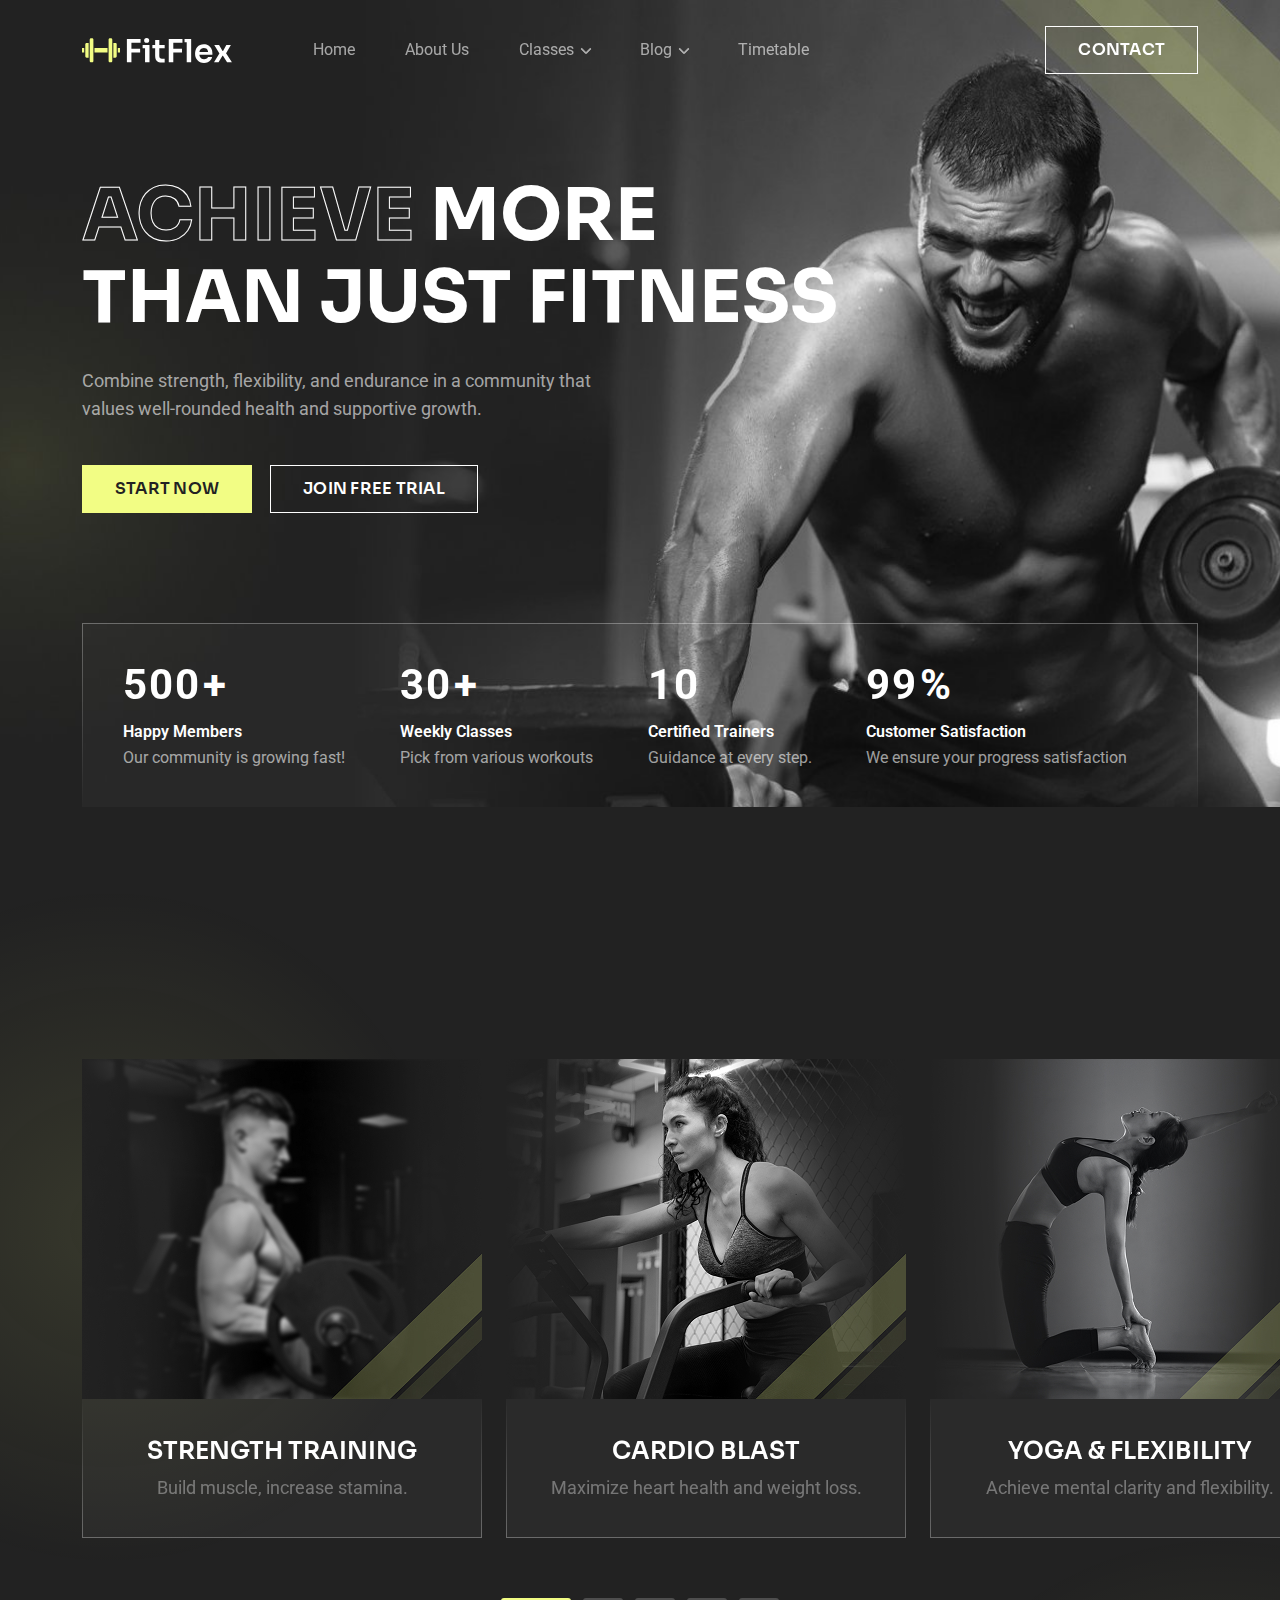
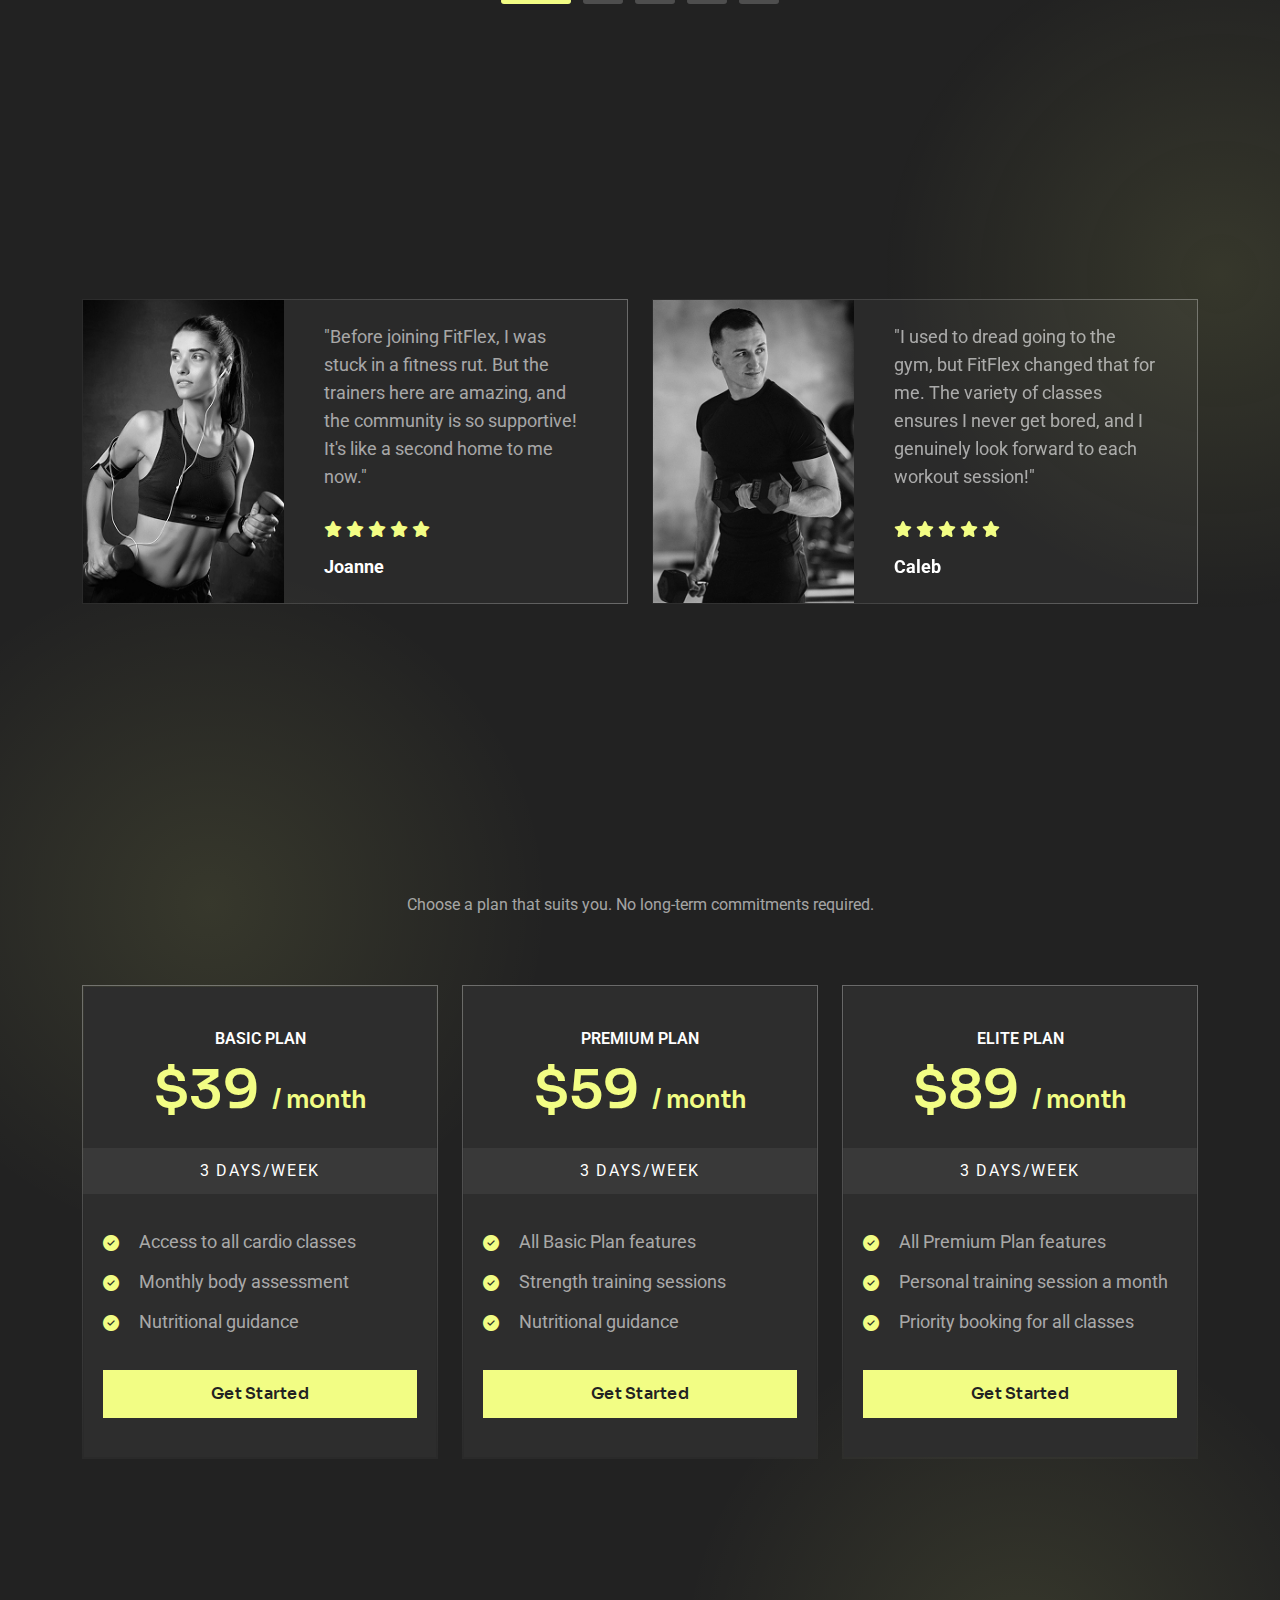
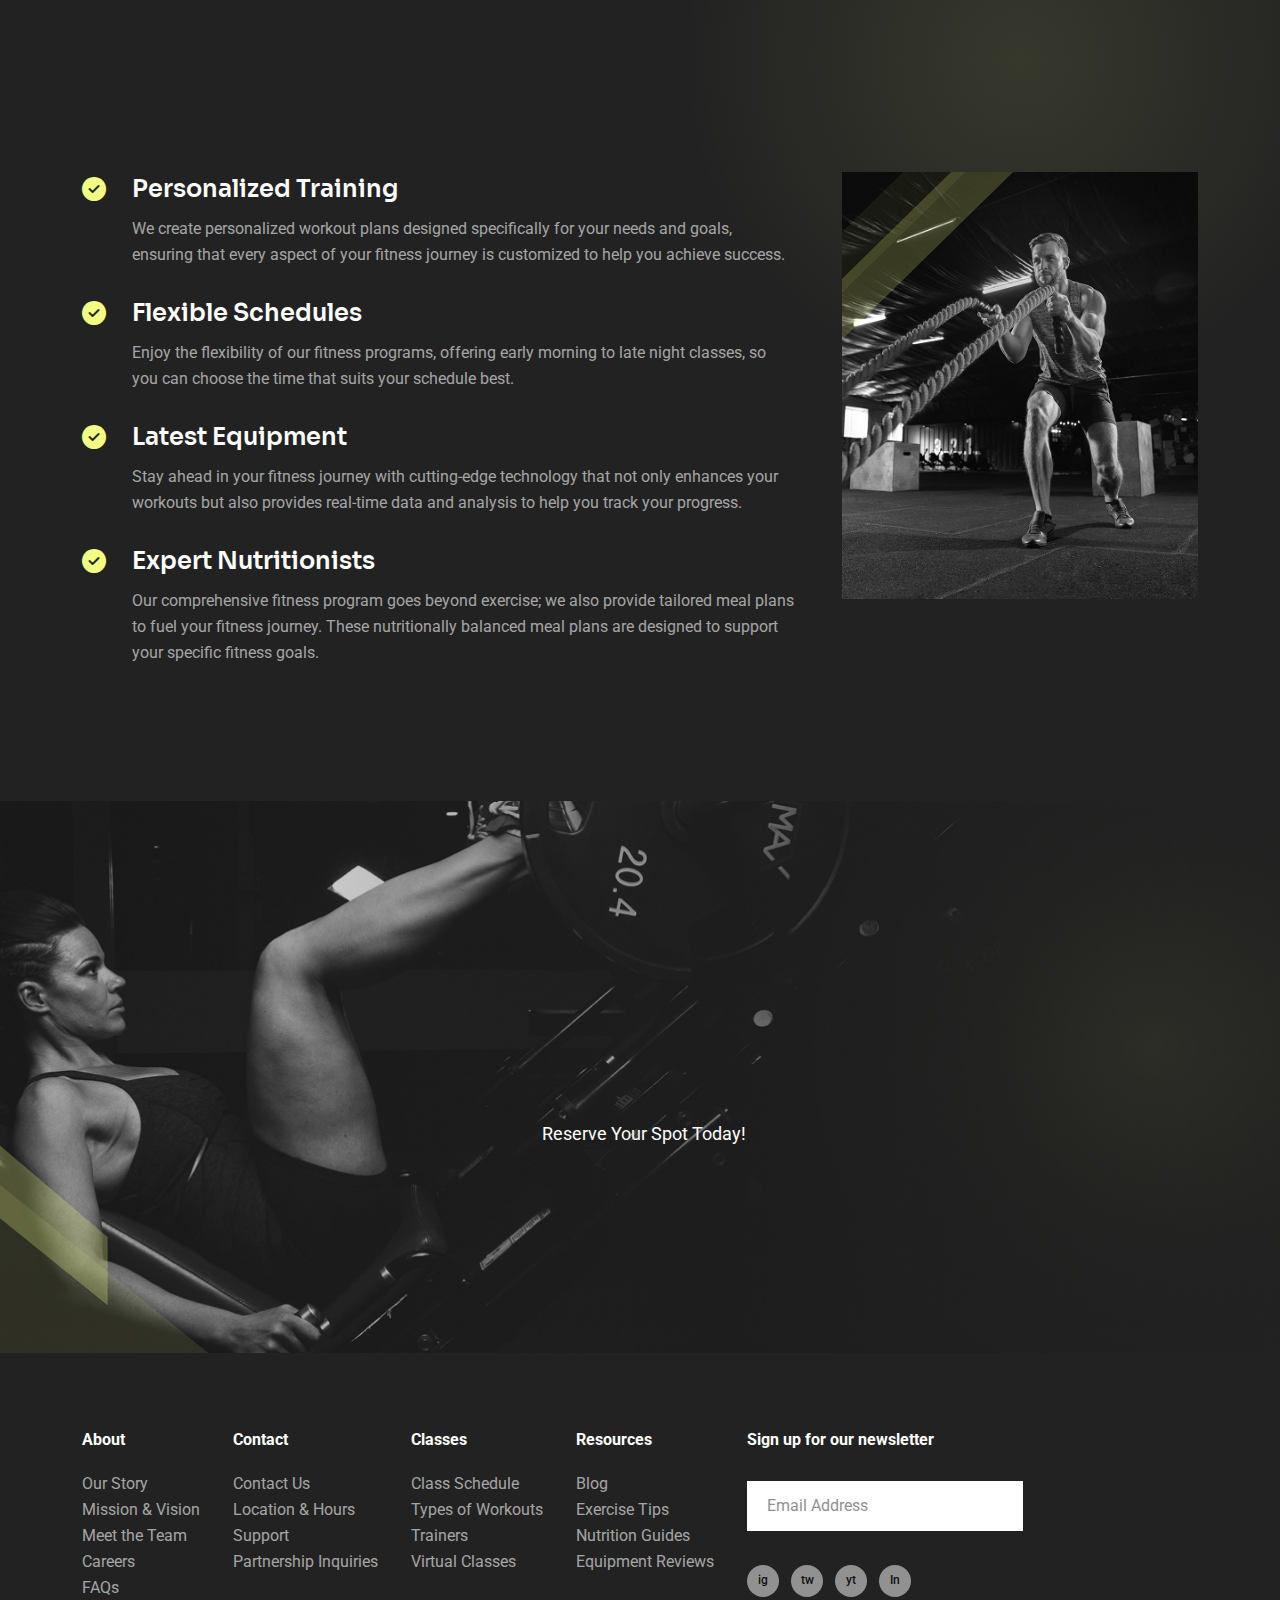
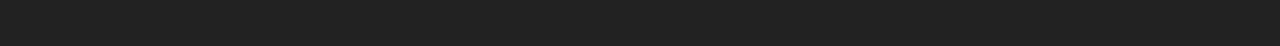
<file: index.html>
<!DOCTYPE html>
<html class="no-js" lang="en">
  <head>
    <!-- Meta Tags -->
    <meta charset="utf-8" >
    <meta http-equiv="x-ua-compatible" content="ie=edge" >
    <meta name="viewport" content="width=device-width, initial-scale=1" >
    <meta name="description" content="FitFlex - Fitness Studio Website HTML Template">
    <meta name="author" content="Laralink" >
    <!-- Favicon Icon -->
    <link rel="icon" href="assets/img/favicon.png" >
    <!-- Site Title -->
    <title>FitFlex - Fitness Studio Website HTML Template</title>
    <link rel="stylesheet" href="assets/css/bootstrap.min.css" >
    <link rel="stylesheet" href="assets/css/fontawesome.min.css" >
    <link rel="stylesheet" href="assets/css/slick.min.css" >
    <link rel="stylesheet" href="assets/css/animate.css" >
    <link rel="stylesheet" href="assets/css/lightgallery.min.css" >
    <link rel="stylesheet" href="assets/css/odometer.css" >
    <link rel="stylesheet" href="assets/css/style.css" >
  </head>
  <body>
    <!-- Preloader Start -->
    <div class="cs_preloader">
       <div class="cs_preloader_in">
        <span></span>
        <span></span>
        <span></span>
        <span></span>
       </div>
       <div class="cs_preloader_text">Loading...</div>
    </div>
    <!-- Preloader End -->
    <!-- Start Header Section -->
    <header class="cs_site_header cs_style_1 cs_sticky_header">
      <div class="cs_main_header cs_fs_16">
        <div class="container">
          <div class="cs_main_header_in">
            <div class="cs_main_header_left">
              <a class="cs_site_branding" href="index.html" aria-label="Home page link">
              <img src="assets/img/logo.svg" alt="Logo">
              </a>
              <div class="cs_nav">
                <div class="cs_nav_list_wrap">
                  <ul class="cs_nav_list">
                    <li><a href="index.html" aria-label="Menu link">Home</a></li>
                    <li><a href="about.html" aria-label="Menu link">About Us</a></li>
                    <li class="menu-item-has-children">
                      <a href="classes.html" aria-label="Menu link">Classes</a>
                      <ul>
                        <li><a href="classes.html" aria-label="Menu link">Classes</a></li>
                        <li><a href="class-details.html" aria-label="Menu link">Class Details</a></li>
                      </ul>
                    </li>
                    <li class="menu-item-has-children">
                      <a href="blog.html" aria-label="Menu link">Blog</a>
                      <ul>
                        <li><a href="blog.html" aria-label="Menu link">Blog</a></li>
                        <li><a href="blog-details.html" aria-label="Menu link">Blog Details</a></li>
                      </ul>
                    </li>
                    <li><a href="timetable.html" aria-label="Menu link">Timetable</a></li>
                  </ul>
                </div>
              </div>
            </div>
            <div class="cs_main_header_right">
              <a href="contact.html" aria-label="Contact button" class="cs_btn_style_1 cs_heading_font">
                <span>CONTACT</span>
              </a>
            </div>
          </div>
        </div>
      </div>
    </header>
    <!-- End Header Section -->
    <!-- Start of Hero Section  -->
    <section class="cs_bg_filed cs_hero_style_1" data-src="assets/img/Hero_BG.jpg">
      <div class="cs_height_150 cs_height_lg_80"></div>
      <div class="cs_height_25 cs_height_lg_25"></div>
      <div class="container">
        <div class="cs_section_heading_style_1">
          <h1 class="cs_text_strock cs_fs_72 cs_bold cs_mb_28 wow fadeInDown"><span>ACHIEVE </span>MORE THAN JUST FITNESS</h1>
          <p class="cs_hero_heading_content cs_mb_42 cs_fs_18">Combine strength, flexibility, and endurance in a community that <br>values well-rounded health and supportive growth.</p>
          <div class="cs_hero_btns">
            <a href="contact.html" aria-label="Contact button" class="cs_btn_style_1 cs_heading_font">START NOW</a>
            <a href="contact.html" aria-label="Contact button" class="cs_btn_style_1 cs_heading_font">JOIN FREE TRIAL</a>
          </div>
        </div>
        <div class="cs_height_110 cs_height_lg_70"></div>
        <div class="cs_hero_content ">
          <div class="cs_hero_content_style_1">
            <div class="cs_fs_42 cs_bold cs_heading_color cs_mb_5 cs_hero_content_heading">
              <span class="odometer" data-count-to="500"></span>+
            </div>
            <p class="cs_heading_color mb-0 cs_semibold">Happy Members</p>
            <p class="mb-0">Our community is growing fast!</p>
          </div>
          <div class="cs_hero_content_style_1">
            <div class="cs_fs_42 cs_bold cs_heading_color cs_mb_5 cs_hero_content_heading">
              <span class="odometer" data-count-to="30"></span>+
            </div>
            <p class="cs_heading_color mb-0 cs_semibold">Weekly Classes</p>
            <p class="mb-0">Pick from various workouts</p>
          </div>
          <div class="cs_hero_content_style_1">
            <div class="cs_fs_42 cs_bold cs_heading_color cs_mb_5 cs_hero_content_heading">
              <span class="odometer" data-count-to="10"></span>
            </div>
            <p class="cs_heading_color mb-0 cs_semibold">Certified Trainers</p>
            <p class="mb-0">Guidance at every step.</p>
          </div>
          <div class="cs_hero_content_style_1">
            <div class="cs_fs_42 cs_bold cs_heading_color cs_mb_5 cs_hero_content_heading">
              <span class="odometer" data-count-to="99"></span>%
            </div>
            <p class="cs_heading_color mb-0 cs_semibold">Customer Satisfaction</p>
            <p class="mb-0">We ensure your progress satisfaction</p>
          </div>
        </div>
      </div>
    </section>
    <!-- End of Hero Section  -->
    <!-- Start of Program Section  -->
    <section class="cs_programs_section cs_slider cs_style_1 cs_slider_gap_24">
      <div class="cs_height_130 cs_height_lg_80"></div>
      <div class="container position-relative">
        <div class="cs_radial_gradiant"></div>
        <div class="cs_section_heading_style_1 text-center">
          <h2 class="cs_section_title cs_text_strock cs_fs_54 mb-0 cs_slideup_text wow fadeInUp"><span>CHOOSE </span>OUR PATH TO FITNESS</h2>
        </div>
        <div class="cs_height_58 cs_height_lg_58"></div>
        <div class="cs_full_screen_right ">
          <div class="cs_slider_container" data-autoplay="0" data-loop="1" data-speed="600" data-center="0"
            data-variable-width="1" data-slides-per-view="responsive" data-xs-slides="3" data-sm-slides="3"
            data-md-slides="3" data-lg-slides="3" data-add-slides="4">
            <div class="cs_slider_wrapper">
              <div class="cs_slide">
                <div class="cs_card_style_1">
                  <div class="cs_card_thumbnail position-relative">
                    <img src="assets/img/program_image_1.jpg" alt="Card image">
                    <a href="class-details.html" aria-label="Service details link" class="cs_btn_style_1 cs_heading_font position-absolute">View More</a>
                  </div>
                  <div class="cs_card_info cs_center_column text-center">
                    <h3 class="cs_card_title cs_mb_5 cs_fs_24">
                      <a href="class-details.html" aria-label="Service details link">STRENGTH TRAINING</a>
                    </h3>
                    <p class="cs_card_text cs_fs_18 mb-0">Build muscle, increase stamina.</p>
                  </div>
                </div>
              </div>
              <div class="cs_slide">
                <div class="cs_card_style_1">
                  <div class="cs_card_thumbnail position-relative">
                    <img src="assets/img/program_image_2.jpg" alt="Card image">
                    <a href="class-details.html" aria-label="Service details link" class="cs_btn_style_1 cs_heading_font position-absolute">View More</a>
                  </div>
                  <div class="cs_card_info cs_center_column text-center">
                    <h3 class="cs_card_title cs_mb_5 cs_fs_24">
                      <a href="class-details.html" aria-label="Service details link">CARDIO BLAST</a>
                    </h3>
                    <p class="cs_card_text cs_fs_18 mb-0">Maximize heart health and weight loss.</p>
                  </div>
                </div>
              </div>
              <div class="cs_slide">
                <div class="cs_card_style_1">
                  <div class="cs_card_thumbnail position-relative">
                    <img src="assets/img/program_image_3.jpg" alt="Card image">
                    <a href="class-details.html" aria-label="Service details link" class="cs_btn_style_1 cs_heading_font position-absolute">View More</a>
                  </div>
                  <div class="cs_card_info cs_center_column text-center">
                    <h3 class="cs_card_title cs_mb_5 cs_fs_24">
                      <a href="class-details.html" aria-label="Service details link">YOGA & FLEXIBILITY</a>
                    </h3>
                    <p class="cs_card_text cs_fs_18 mb-0">Achieve mental clarity and flexibility.</p>
                  </div>
                </div>
              </div>
              <div class="cs_slide">
                <div class="cs_card_style_1">
                  <div class="cs_card_thumbnail position-relative">
                    <img src="assets/img/program_image_4.jpg" alt="Card image">
                    <a href="class-details.html" aria-label="Service details link" class="cs_btn_style_1 cs_heading_font position-absolute">View More</a>
                  </div>
                  <div class="cs_card_info cs_center_column text-center">
                    <h3 class="cs_card_title cs_mb_5 cs_fs_24">
                      <a href="class-details.html" aria-label="Service details link">NUTRITION COUNSELING</a>
                    </h3>
                    <p class="cs_card_text cs_fs_18 mb-0">Eat right to complement your workout.</p>
                  </div>
                </div>
              </div>
              <div class="cs_slide">
                <div class="cs_card_style_1">
                  <div class="cs_card_thumbnail position-relative">
                    <img src="assets/img/program_image_3.jpg" alt="Card image">
                    <a href="class-details.html" aria-label="Service details link" class="cs_btn_style_1 cs_heading_font position-absolute">View More</a>
                  </div>
                  <div class="cs_card_info cs_center_column text-center">
                    <h3 class="cs_card_title cs_mb_5 cs_fs_24">
                      <a href="class-details.html" aria-label="Service details link">STRENGTH TRAINING</a>
                    </h3>
                    <p class="cs_card_text cs_fs_18 mb-0">Build muscle, increase stamina.</p>
                  </div>
                </div>
              </div>
            </div>
          </div>
        </div>
        <div class="cs_height_60 cs_height_lg_40"></div>
        <div class="cs_center">
          <div class="cs_pagination cs_style_1"></div>
        </div>
      </div>
    </section>
    <!-- End of Program Section -->
    <!-- Start Testimonial Section  -->
    <section class="cs_testimonial_section">
      <div class="cs_height_130 cs_height_lg_80"></div>
      <div class="container position-relative">
        <div class="cs_radial_gradiant"></div>
        <div class="cs_section_heading_style_2">
          <div class="cs_section_heading_column_1">
            <h2 class="cs_section_title cs_text_strock cs_fs_54 mb-0 lh-1 wow fadeInDown">TRANSFORMATIONS SPEAK
              LOUDER<span> THAN WORDS</span>
            </h2>
          </div>
          <div class="cs_section_heading_column_2">
            <button type="button" class="cs_btn_style_1 cs_heading_font wow zoomIn">VIEW MORE</button>
          </div>
        </div>
        <div class="cs_height_57 cs_height_lg_57"></div>
        <div class="row cs_gap_y_24">
          <div class="col-lg-6">
            <div class="cs_testimonial_card d-flex">
              <div class="cs_testimonial_image">
                <img src="assets/img/Joanne.jpg" alt="">
              </div>
              <div class="cs_testimonial_content">
                <p class="cs_fs_18 cs_mb_26">"Before joining FitFlex, I was stuck in a fitness rut. But the trainers here are amazing, and the community is so supportive! It's like a second home to me now."
                </p>
                <div class="cs_mb_10">
                  <span class="cs_testimonial_rating"><i class="fa-solid fa-star"></i></span>
                  <span class="cs_testimonial_rating"><i class="fa-solid fa-star"></i></span>
                  <span class="cs_testimonial_rating"><i class="fa-solid fa-star"></i></span>
                  <span class="cs_testimonial_rating"><i class="fa-solid fa-star"></i></span>
                  <span class="cs_testimonial_rating"><i class="fa-solid fa-star"></i></span>
                </div>
                <h3 class="cs_testimonial_user cs_secondary_font cs_fs_18 mb-0">Joanne</h3>
              </div>
            </div>
          </div>
          <div class="col-lg-6">
            <div class="cs_testimonial_card d-flex">
              <div class="cs_testimonial_image">
                <img src="assets/img/Caleb.jpg" alt="">
              </div>
              <div class="cs_testimonial_content">
                <p class="cs_fs_18 cs_mb_26">"I used to dread going to the gym, but FitFlex changed that for me. The
                  variety of classes ensures I never get bored, and I genuinely look forward to each workout session!"
                </p>
                <div class="cs_mb_10">
                  <span class="cs_testimonial_rating"><i class="fa-solid fa-star"></i></span>
                  <span class="cs_testimonial_rating"><i class="fa-solid fa-star"></i></span>
                  <span class="cs_testimonial_rating"><i class="fa-solid fa-star"></i></span>
                  <span class="cs_testimonial_rating"><i class="fa-solid fa-star"></i></span>
                  <span class="cs_testimonial_rating"><i class="fa-solid fa-star"></i></span>
                </div>
                <h3 class="cs_testimonial_user cs_secondary_font cs_fs_18 mb-0">Caleb</h3>
              </div>
            </div>
          </div>
        </div>
      </div>
    </section>
    <!-- End Testimonial Section -->
    <!-- Start Pricing Section -->
    <section class="cs_pricing_section">
      <div class="cs_height_130 cs_height_lg_80"></div>
      <div class="container position-relative">
        <div class="cs_radial_gradiant"></div>
        <div class="cs_section_heading_style_1 text-center">
          <h2 class="cs_section_title cs_text_strock cs_fs_54 cs_mb_30 wow fadeInDown">
            <span>FLEXIBLE </span>PLANS FOR <br>EVERY BUDGET
          </h2>
          <p class="cs_section_content mb-0">Choose a plan that suits you. No long-term commitments required.</p>
        </div>
        <div class="cs_height_67 cs_height_lg_67"></div>
        <div class="row cs_gap_y_24">
          <!-- Basic Plan -->
          <div class="col-lg-4">
            <div class="cs_pricing_card cs_center animationonhover">
              <div class="cs_pricing_card_content">
                <div class="cs_pricing_head cs_mb_34">
                  <h3 class="cs_secondary_font cs_fs_16 cs_mb_6 cs_pricing_plan">BASIC PLAN</h3>
                  <p class="cs_price_value cs_heading_font cs_fs_54 cs_mb_26">
                    $<span class="monthlyPrice">39</span>
                    <small class="cs_fs_24">/
                    <span class="monthlyText">month</span>
                    </small>
                  </p>
                  <p class="cs_pricing_head_subtitle mb-0 cs_heading_color">3 DAYS/WEEK</p>
                </div>
                <ul class="cs_pricing_list cs_fs_18 list-unstyled p-0 cs_mb_34">
                  <li>
                    <span class="cs_pricing_icon"><i class="fa-solid fa-circle-check"></i></span>
                    <span>Access to all cardio classes</span>
                  </li>
                  <li>
                    <span class="cs_pricing_icon"><i class="fa-solid fa-circle-check"></i></span>
                    <span>Monthly body assessment</span>
                  </li>
                  <li>
                    <span class="cs_pricing_icon"><i class="fa-solid fa-circle-check"></i></span>
                    <span>Nutritional guidance</span>
                  </li>
                </ul>
                <a href="contact.html" aria-label="Buy service button" class="cs_btn_style_1 cs_heading_font">
                <span>Get Started</span>
                </a>
              </div>
            </div>
          </div>
          <!-- Premium Plan -->
          <div class="col-lg-4">
            <div class="cs_pricing_card cs_center animationonhover">
              <div class="cs_pricing_card_content">
                <div class="cs_pricing_head cs_mb_34">
                  <h3 class="cs_secondary_font cs_fs_16 cs_mb_6 cs_pricing_plan">PREMIUM PLAN</h3>
                  <p class="cs_price_value cs_heading_font cs_fs_54 cs_mb_26">
                    $<span class="monthlyPrice">59</span>
                    <small class="cs_fs_24">/
                    <span class="monthlyText">month</span>
                    </small>
                  </p>
                  <p class="cs_pricing_head_subtitle mb-0 cs_heading_color">3 DAYS/WEEK</p>
                </div>
                <ul class="cs_pricing_list cs_fs_18 list-unstyled p-0 cs_mb_34">
                  <li>
                    <span class="cs_pricing_icon"><i class="fa-solid fa-circle-check"></i></span>
                    <span>All Basic Plan features</span>
                  </li>
                  <li>
                    <span class="cs_pricing_icon"><i class="fa-solid fa-circle-check"></i></span>
                    <span>Strength training sessions</span>
                  </li>
                  <li>
                    <span class="cs_pricing_icon"><i class="fa-solid fa-circle-check"></i></span>
                    <span>Nutritional guidance</span>
                  </li>
                </ul>
                <a href="contact.html" aria-label="Buy service button" class="cs_btn_style_1 cs_heading_font">
                <span>Get Started</span>
                </a>
              </div>
            </div>
          </div>
          <!-- Elite Plan -->
          <div class="col-lg-4">
            <div class="cs_pricing_card cs_center animationonhover">
              <div class="cs_pricing_card_content">
                <div class="cs_pricing_head cs_mb_34">
                  <h3 class="cs_secondary_font cs_fs_16 cs_mb_6 cs_pricing_plan">ELITE PLAN</h3>
                  <p class="cs_price_value cs_heading_font cs_fs_54 cs_mb_26">
                    $<span class="monthlyPrice">89</span>
                    <small class="cs_fs_24">/
                    <span class="monthlyText">month</span>
                    </small>
                  </p>
                  <p class="cs_pricing_head_subtitle mb-0 cs_heading_color">3 DAYS/WEEK</p>
                </div>
                <ul class="cs_pricing_list cs_fs_18 list-unstyled p-0 cs_mb_34">
                  <li>
                    <span class="cs_pricing_icon"><i class="fa-solid fa-circle-check"></i></span>
                    <span>All Premium Plan features</span>
                  </li>
                  <li>
                    <span class="cs_pricing_icon"><i class="fa-solid fa-circle-check"></i></span>
                    <span>Personal training session a month</span>
                  </li>
                  <li>
                    <span class="cs_pricing_icon"><i class="fa-solid fa-circle-check"></i></span>
                    <span>Priority booking for all classes</span>
                  </li>
                </ul>
                <a href="contact.html" aria-label="Buy service button" class="cs_btn_style_1 cs_heading_font">
                <span>Get Started</span>
                </a>
              </div>
            </div>
          </div>
        </div>
      </div>
    </section>
    <!-- End Pricing Section -->
    <!-- Start Feature Section -->
    <section class="cs_feature_section">
      <div class="cs_height_130 cs_height_lg_80"></div>
      <div class="container position-relative">
        <div class="cs_radial_gradiant"></div>
        <div class="cs_section_heading_style_1">
          <h2 class="cs_text_strock cs_fs_54 mb-0 wow fadeInDown">
            <span>WHY FITFLEX </span>IS YOUR <br>IDEAL FITNESS PARTNER
          </h2>
        </div>
        <div class="cs_height_55 cs_height_lg_50"></div>
        <div class="row cs_gap_y_50">
          <div class="col-xl-4 col-lg-5 order-lg-2">
            <div class="cs_feature_widget_img">
              <img src="assets/img/feature_image.jpg" alt="features image">
            </div>
          </div>
          <div class="col-xl-8 col-lg-7">
            <ul class="cs_feature_list cs_mp_0">
              <li>
                <span class="cs_feature_icon"><i class="fa-solid fa-circle-check"></i></span>
                <h3 class="cs_feature_title cs_fs_24 cs_semibold">Personalized Training</h3>
                <p class="cs_feature_subtitle mb-0">We create personalized workout plans designed specifically
                  for your needs and goals, ensuring that every aspect of your fitness journey is customized to help you achieve success.
                </p>
              </li>
              <li>
                <span class="cs_feature_icon"><i class="fa-solid fa-circle-check"></i></span>
                <h3 class="cs_feature_title cs_fs_24 cs_semibold">Flexible Schedules</h3>
                <p class="cs_feature_subtitle mb-0">Enjoy the flexibility of our fitness programs, offering early
                  morning to late night classes, so you can choose the time that suits your schedule best.
                </p>
              </li>
              <li>
                <span class="cs_feature_icon"><i class="fa-solid fa-circle-check"></i></span>
                <h3 class="cs_feature_title cs_fs_24 cs_semibold">Latest Equipment</h3>
                <p class="cs_feature_subtitle mb-0">Stay ahead in your fitness journey with cutting-edge
                  technology that not only enhances your workouts but also provides real-time data and analysis to help you track your progress.
                </p>
              </li>
              <li>
                <span class="cs_feature_icon"><i class="fa-solid fa-circle-check"></i></span>
                <h3 class="cs_feature_title cs_fs_24 cs_semibold">Expert Nutritionists</h3>
                <p class="cs_feature_subtitle mb-0">Our comprehensive fitness program goes beyond exercise; we
                  also provide tailored meal plans to fuel your fitness journey. These nutritionally balanced meal plans are designed to support your specific fitness goals.
                </p>
              </li>
            </ul>
          </div>
        </div>
      </div>
      <div class="cs_height_135 cs_height_lg_80"></div>
    </section>
    <!-- End Feature Section -->
    <!-- Start CTA Section -->
    <section class="cs_bg_filed cs_cta_style_1" data-src="assets/img/CTA.jpg">
      <div class="cs_height_105 cs_height_lg_75"></div>
      <div class="container">
        <div class="cs_cta_content ms-auto">
          <h2 class="cs_fs_54 cs_text_strock cs_mb_22 wow fadeInDown">READY TO START YOUR JOURNEY WITH <span>FITFLEX?</span>
          </h2>
          <p class="cs_mb_42 cs_heading_color cs_fs_18">Reserve Your Spot Today!</p>
          <a href="contact.html" aria-label="Contact button" class="cs_btn_style_1 cs_heading_font wow fadeInUp">JOIN NOW</a>
        </div>
      </div>
      <div class="cs_height_115 cs_height_lg_80"></div>
    </section>
    <!-- End CTA Section -->
    <!-- Start of Footer --> 
    <footer class="cs_footer_style_1">
      <div class="container">
        <div class="cs_footer_row">
          <div class="cs_footer_col">
            <div class="cs_footer_widget">
              <h2 class="cs_footer_widget_title">About</h2>
              <ul class="cs_footer_widget_menu cs_mp_0">
                <li><a href="#" aria-label="Footer link">Our Story</a></li>
                <li><a href="#" aria-label="Footer link">Mission & Vision</a></li>
                <li><a href="#" aria-label="Footer link">Meet the Team</a></li>
                <li><a href="#" aria-label="Footer link">Careers</a></li>
                <li><a href="#" aria-label="Footer link">FAQs</a></li>
              </ul>
            </div>
          </div>
          <div class="cs_footer_col">
            <div class="cs_footer_widget">
              <h2 class="cs_footer_widget_title">Contact</h2>
              <ul class="cs_footer_widget_menu cs_mp_0">
                <li><a href="contact.html">Contact Us</a></li>
                <li><a href="#" aria-label="Footer link">Location & Hours</a></li>
                <li><a href="#" aria-label="Footer link">Support</a></li>
                <li><a href="#" aria-label="Footer link">Partnership Inquiries</a></li>
              </ul>
            </div>
          </div>
          <div class="cs_footer_col">
            <div class="cs_footer_widget">
              <h2 class="cs_footer_widget_title">Classes</h2>
              <ul class="cs_footer_widget_menu cs_mp_0">
                <li><a href="timetable.html" aria-label="Footer link">Class Schedule</a></li>
                <li><a href="#" aria-label="Footer link">Types of Workouts</a></li>
                <li><a href="about.html">Trainers</a></li>
                <li><a href="#" aria-label="Footer link">Virtual Classes</a></li>
              </ul>
            </div>
          </div>
          <div class="cs_footer_col">
            <div class="cs_footer_widget">
              <h2 class="cs_footer_widget_title">Resources</h2>
              <ul class="cs_footer_widget_menu cs_mp_0">
                <li><a href="blog.html" aria-label="Footer link">Blog</a></li>
                <li><a href="#" aria-label="Footer link">Exercise Tips</a></li>
                <li><a href="#" aria-label="Footer link">Nutrition Guides</a></li>
                <li><a href="#" aria-label="Footer link">Equipment Reviews</a></li>
              </ul>
            </div>
          </div>
          <div class="cs_footer_col">
            <div class="cs_footer_widget">
              <div class="cs_text_widget">
                <h2 class="cs_footer_widget_title">Sign up for our newsletter</h2>
              </div>
            </div>
            <div class="cs_footer_widget">
              <form action="#" class="cs_newsletter cs_style_1">
                <input type="email" name="email" placeholder="Email Address" class="cs_newsletter_input" autocomplete="email">
                <button type="submit" class="cs_heading_font cs_newsletter_btn wow fadeInRight">SUBSCRIBE</button>
              </form>
            </div>
            <div class="cs_social_btns">
              <a href="#" aria-label="Social link">ig</a>
              <a href="#" aria-label="Social link">tw</a>
              <a href="#" aria-label="Social link">yt</a>
              <a href="#" aria-label="Social link">In</a>
            </div>
          </div>
        </div>
      </div>
    </footer>
    <!-- End of footer -->
    <!-- Start Scroll Top Button -->
    <button type="button" aria-label="Scroll to top button" class="cs_scrollup">
    <i class="fa-solid fa-arrow-up"></i>
    </button>
    <!-- End Scroll Top Button -->
    <!-- Script -->
    <script src="assets/js/jquery-3.7.1.min.js"></script>
    <script src="assets/js/jquery.slick.min.js"></script>
    <script src="assets/js/wow.min.js"></script>
    <script src="assets/js/lightgallery.min.js"></script>
    <script src="assets/js/odometer.min.js"></script>
    <script src="assets/js/main.js"></script>
  </body>
</html>
</file>
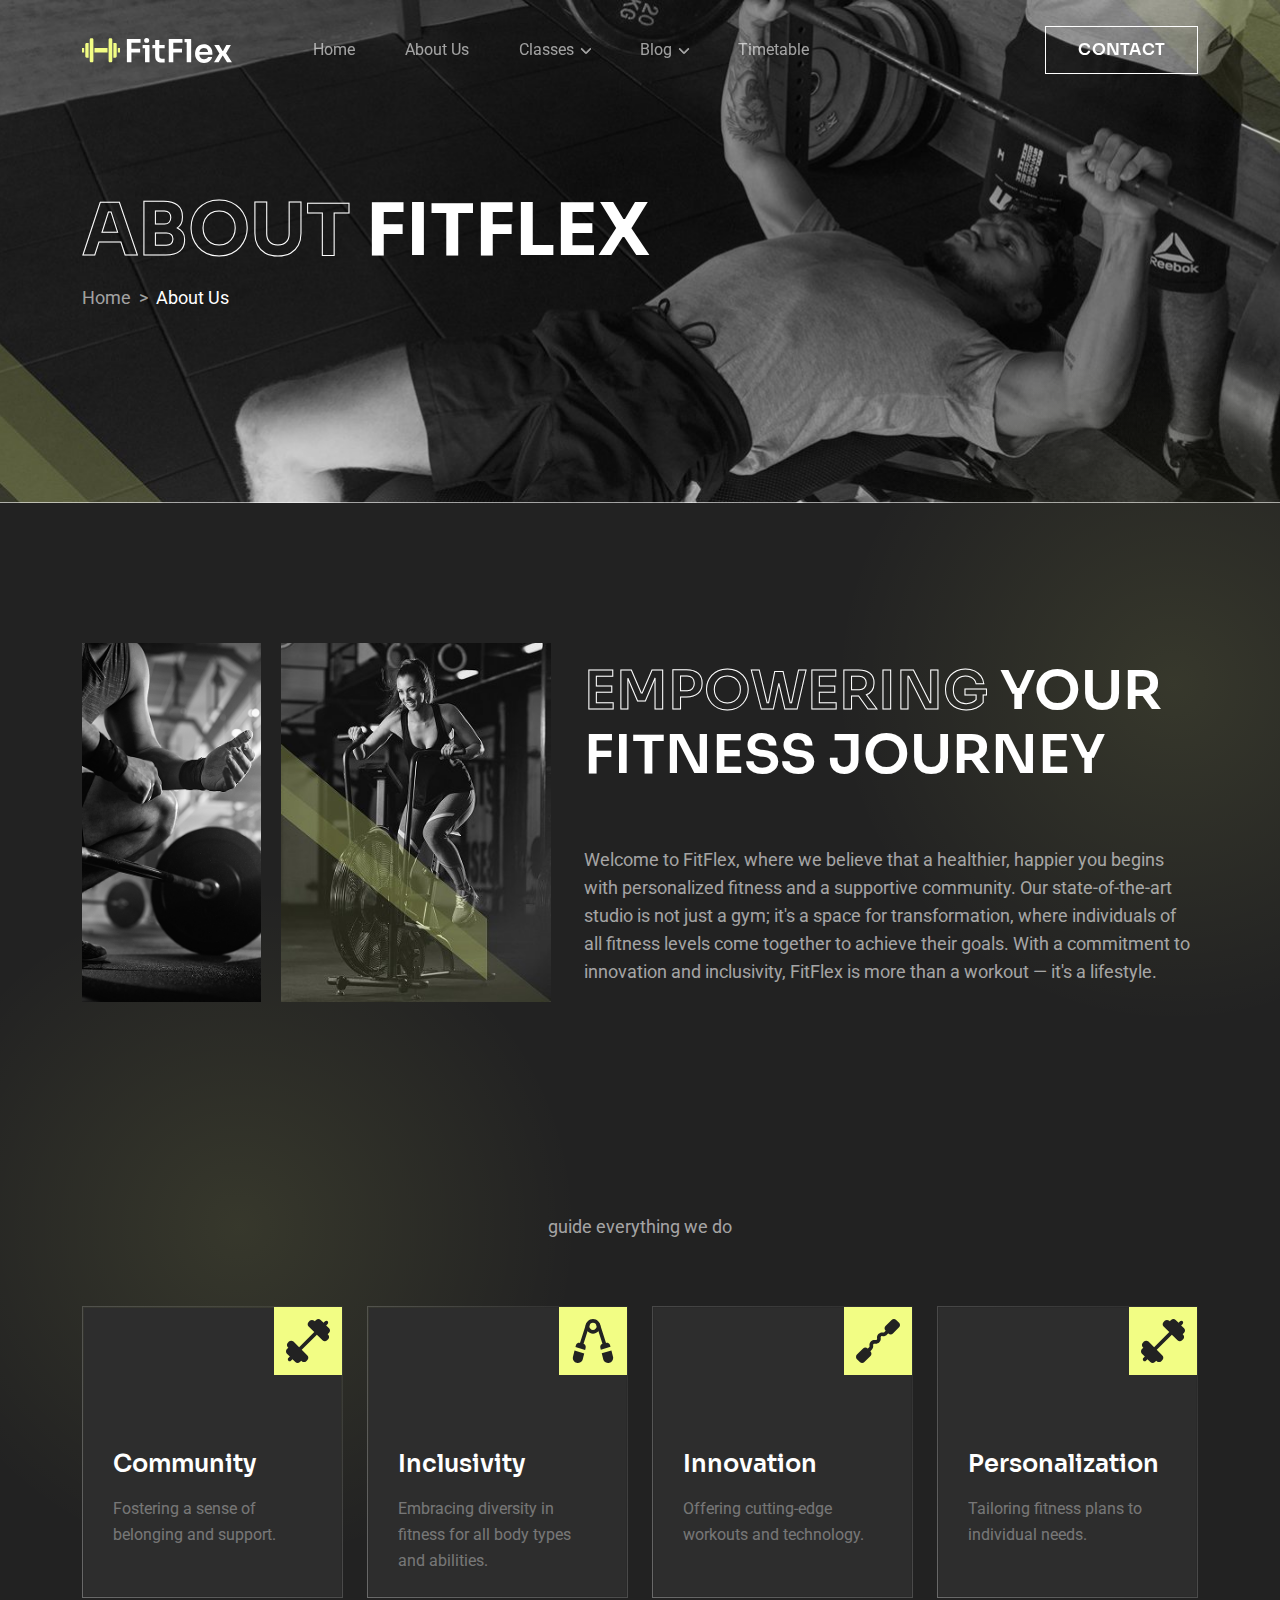
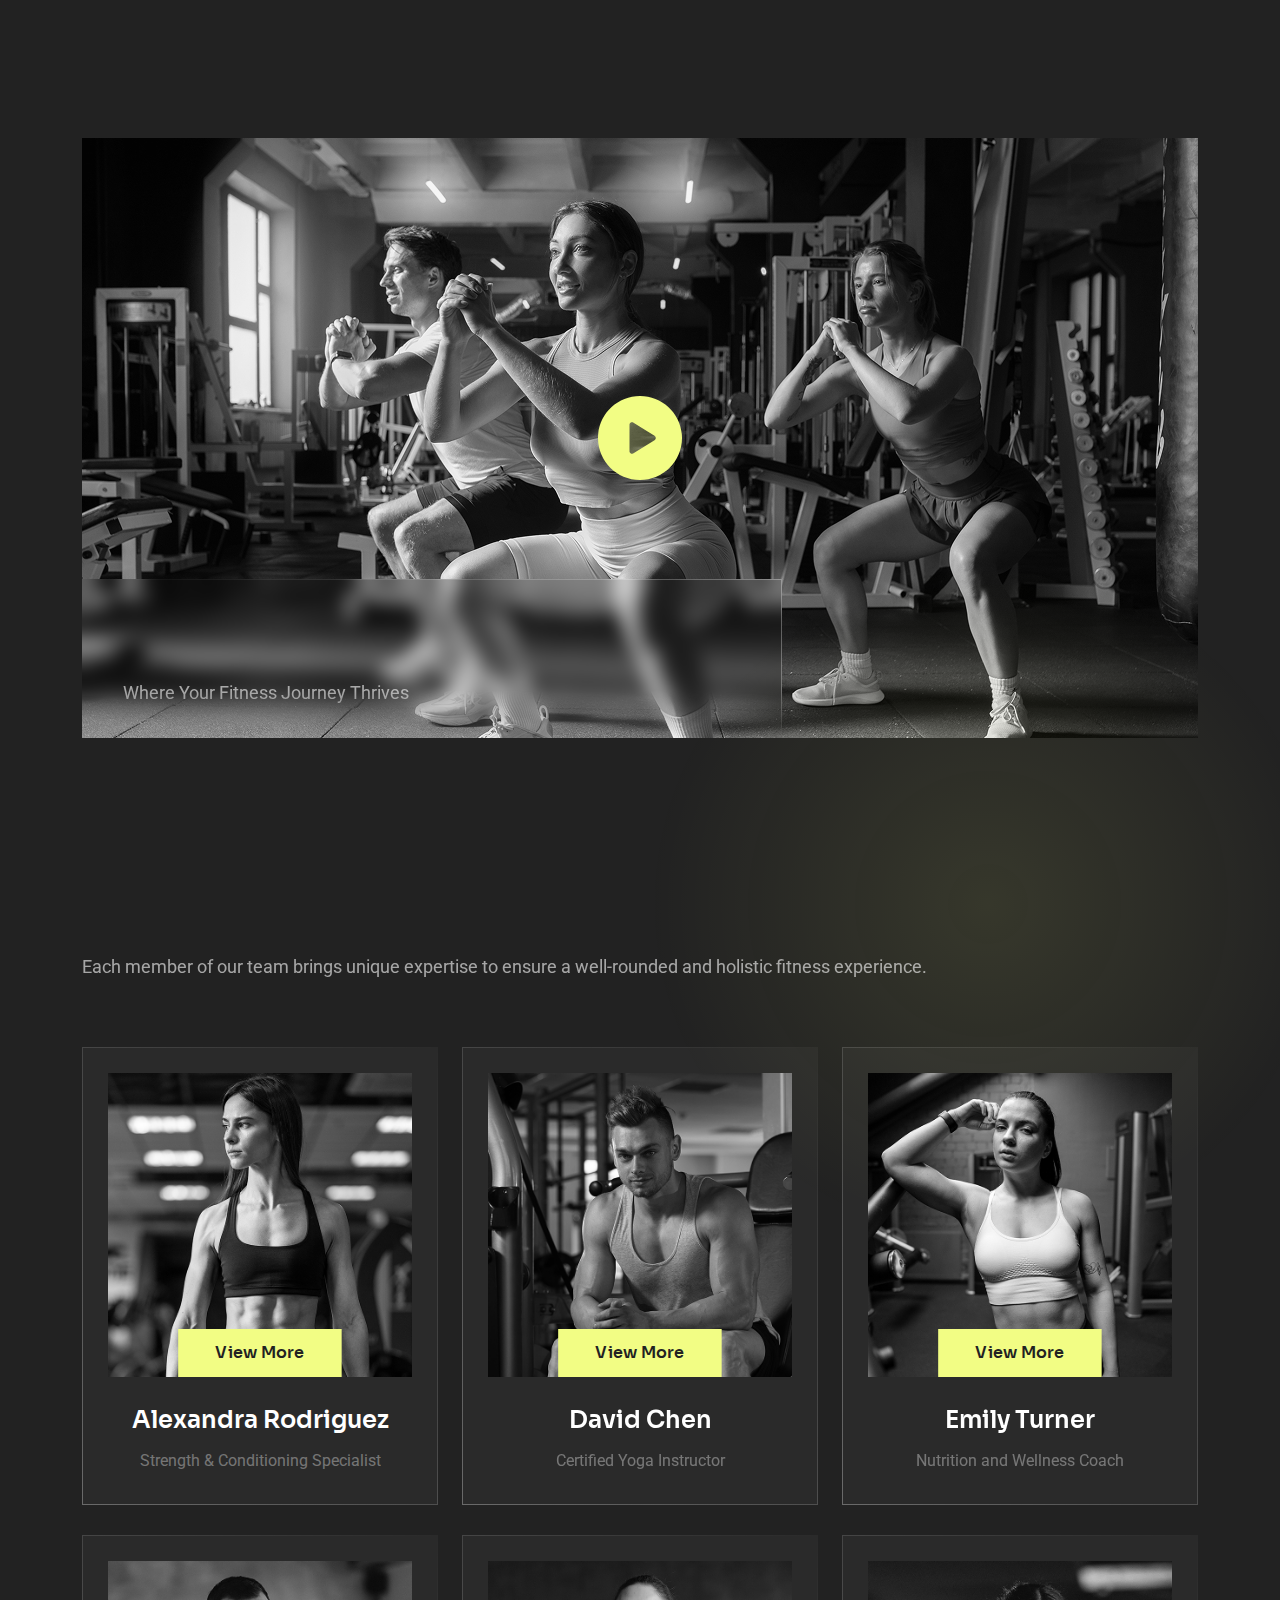
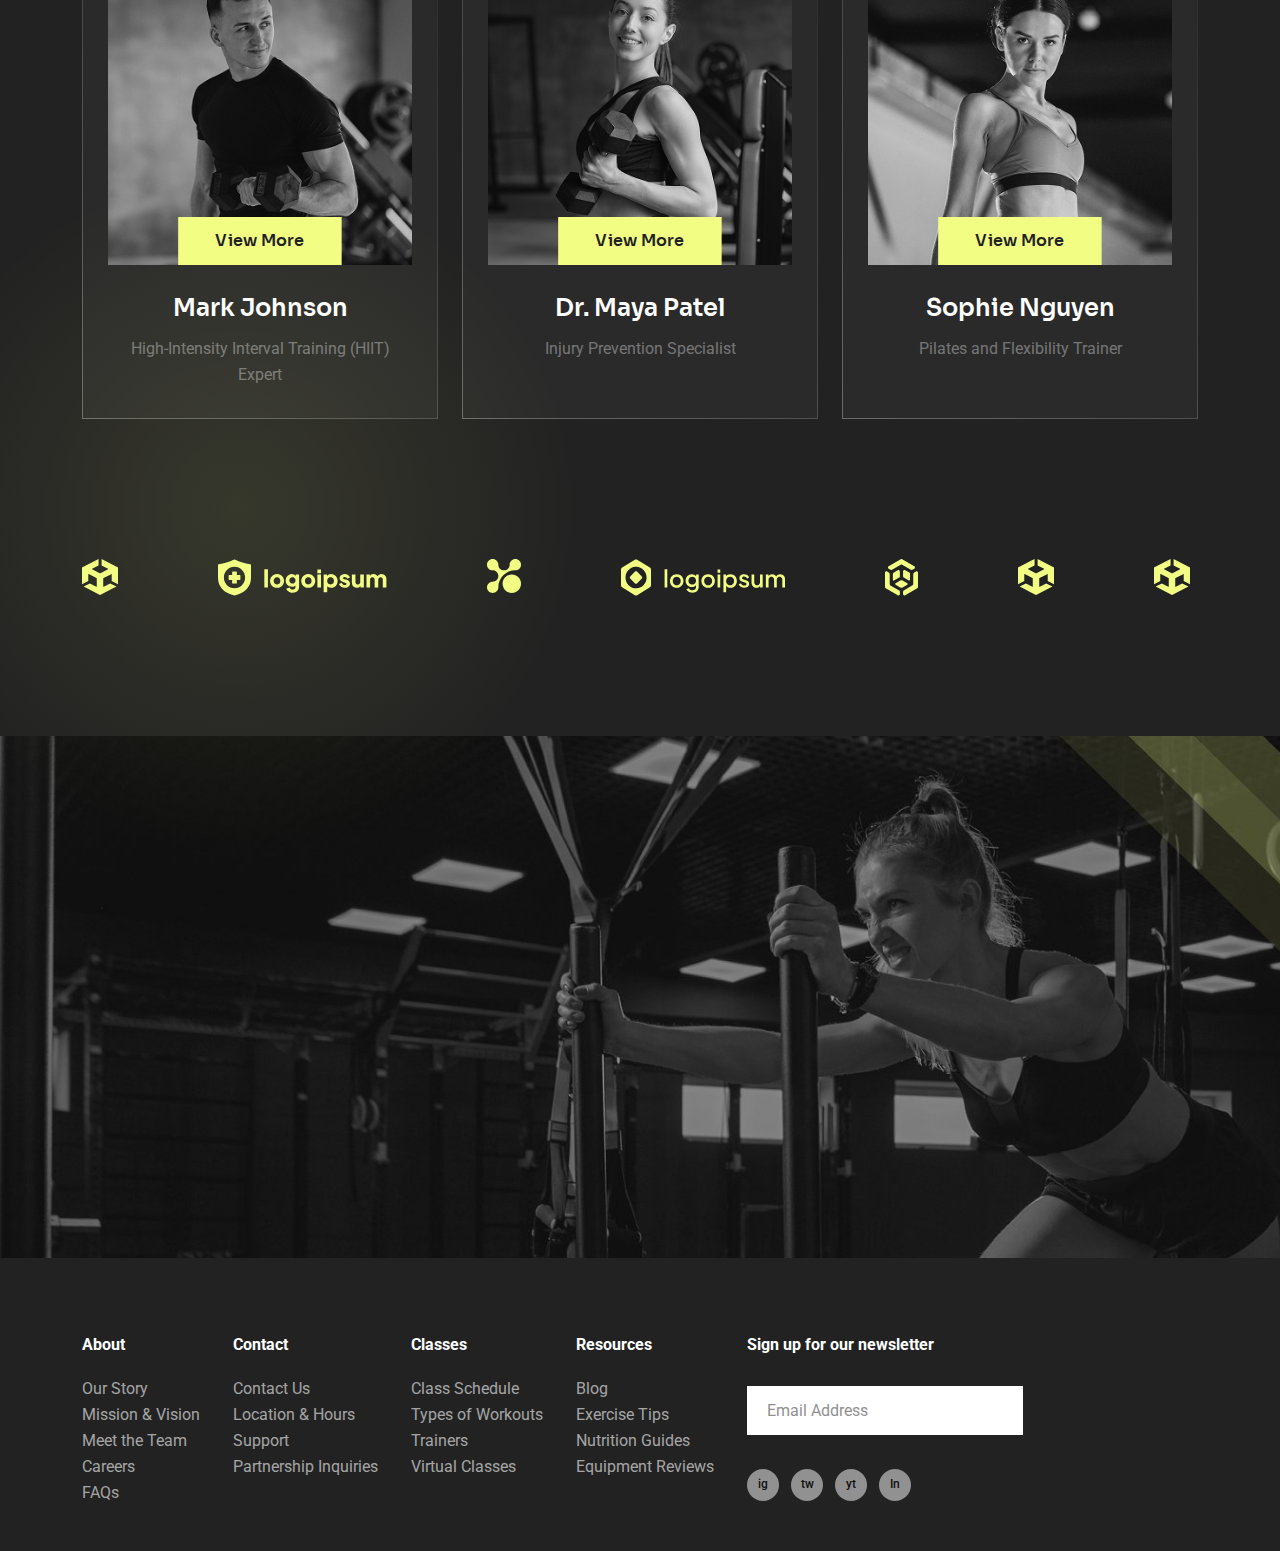
<file: about.html>
<!DOCTYPE html>
<html class="no-js" lang="en">
  <head>
    <!-- Meta Tags -->
    <meta charset="utf-8" >
    <meta http-equiv="x-ua-compatible" content="ie=edge" >
    <meta name="viewport" content="width=device-width, initial-scale=1" >
    <meta name="description" content="FitFlex - Fitness Studio Website HTML Template" >
    <meta name="author" content="Laralink" >
    <!-- Favicon Icon -->
    <link rel="icon" href="assets/img/favicon.png" >
    <!-- Site Title -->
    <title>FitFlex - Fitness Studio Website HTML Template</title>
    <link rel="stylesheet" href="assets/css/bootstrap.min.css" >
    <link rel="stylesheet" href="assets/css/fontawesome.min.css" >
    <link rel="stylesheet" href="assets/css/slick.min.css" >
    <link rel="stylesheet" href="assets/css/animate.css" >
    <link rel="stylesheet" href="assets/css/lightgallery.min.css" >
    <link rel="stylesheet" href="assets/css/odometer.css" >
    <link rel="stylesheet" href="assets/css/style.css" >
  </head>
  <body>
    <!-- Preloader Start -->
    <div class="cs_preloader">
      <div class="cs_preloader_in">
        <span></span>
        <span></span>
        <span></span>
        <span></span>
      </div>
      <div class="cs_preloader_text">Loading...</div>
    </div>
    <!-- Preloader End -->
    <!-- Start Header Section -->
    <header class="cs_site_header cs_style_1 cs_sticky_header">
      <div class="cs_main_header cs_fs_16 ">
        <div class="container">
          <div class="cs_main_header_in">
            <div class="cs_main_header_left">
              <a class="cs_site_branding" href="index.html" aria-label="Home page link">
              <img src="assets/img/logo.svg" alt="Logo">
              </a>
              <div class="cs_nav">
                <div class="cs_nav_list_wrap">
                  <ul class="cs_nav_list">
                    <li><a href="index.html" aria-label="Menu link">Home</a></li>
                    <li><a href="about.html" aria-label="Menu link">About Us</a></li>
                    <li class="menu-item-has-children">
                      <a href="classes.html" aria-label="Menu link">Classes</a>
                      <ul>
                        <li><a href="classes.html" aria-label="Menu link">Classes</a></li>
                        <li><a href="class-details.html" aria-label="Menu link">Class Details</a></li>
                      </ul>
                    </li>
                    <li class="menu-item-has-children">
                      <a href="blog.html" aria-label="Menu link">Blog</a>
                      <ul>
                        <li><a href="blog.html" aria-label="Menu link">Blog</a></li>
                        <li><a href="blog-details.html" aria-label="Menu link">Blog Details</a></li>
                      </ul>
                    </li>
                    <li><a href="timetable.html" aria-label="Menu link">Timetable</a></li>
                  </ul>
                </div>
              </div>
            </div>
            <div class="cs_main_header_right">
              <a href="contact.html" aria-label="Contact button" class="cs_btn_style_1 cs_heading_font">
              <span>CONTACT</span>
              </a>
            </div>
          </div>
        </div>
      </div>
    </header>
    <!-- End Header Section -->
    <!-- Start of Hero Section  -->
    <section class="cs_bg_filed cs_hero_style_1" data-src="assets/img/Hero_About.jpg">
      <div class="cs_height_150 cs_height_lg_80"></div>
      <div class="cs_height_40 cs_height_lg_40"></div>
      <div class="container">
        <div class="cs_section_heading_style_1 ">
          <h1 class="cs_text_strock cs_fs_72 cs_bold cs_mb_12 wow fadeInDown"><span>ABOUT</span> FITFLEX</h1>
          <ol class="cs_breadcrumb_style_1 cs_fs_18 breadcrumb mb-0">
            <li class="breadcrumb-item"><a href="/" aria-label="Back to home button">Home</a></li>
            <li class="breadcrumb-item active">About Us</li>
          </ol>
        </div>
      </div>
      <div class="cs_height_150 cs_height_lg_80"></div>
      <div class="cs_height_40 cs_height_lg_40"></div>
      <hr>
    </section>
    <!-- End of Hero Section  -->
    <!-- Start About Section -->
    <section class="cs_about_section">
      <div class="cs_height_140 cs_height_lg_80"></div>
      <div class="container position-relative">
        <div class="cs_about_style_1 d-flex justify-content-between ">
          <div class="cs_about_image d-flex ">
            <div class="cs_about_img_1">
              <img src="assets/img/About_1_About.jpg" alt="features of fitflex">
            </div>
            <div class="cs_about_img_2">
              <img src="assets/img/About_2_About.jpg" alt="features of fitflex">
            </div>
          </div>
          <div class="cs_section_heading_style_1 cs_center ">
            <h2 class="cs_text_strock cs_fs_54 wow fadeInDown"><span>EMPOWERING </span>YOUR FITNESS JOURNEY</h2>
            <p class="cs_fs_18 mb-0">Welcome to FitFlex, where we believe that a healthier, happier you begins with
              personalized fitness and a supportive community. Our state-of-the-art studio is not just a gym; it's a space for transformation, where individuals of all fitness levels come together to achieve their goals. With a commitment to innovation and inclusivity, FitFlex is more than a workout — it's a lifestyle.
            </p>
          </div>
        </div>
        <div class="cs_radial_gradiant"></div>
      </div>
    </section>
    <!-- End About Section -->
    <!-- Start of Value Section  -->
    <section class="cs_value_section">
      <div class="cs_height_128 cs_height_lg_80"></div>
      <div class="container position-relative">
        <div class="cs_section_heading_style_1 text-center">
          <h2 class="cs_section_title cs_text_strock cs_fs_54 cs_mb_19 wow fadeInDown"><span>OUR </span>Core Values</h2>
          <p class="cs_section_content cs_fs_18 mb-0">guide everything we do</p>
        </div>
        <div class="cs_height_65 cs_height_lg_65"></div>
        <div class="row cs_gap_y_24">
          <div class="col-lg-3 col-sm-6">
            <div class="cs_card_style_3 animationonhover">
              <div class="d-flex justify-content-end">
                <img src="assets/img/Value_1_About.svg" alt="Card image">
              </div>
              <div class="cs_height_74 cs_height_lg_50"></div>
              <div class="cs_card_info ">
                <h3 class="cs_card_title cs_mb_15 cs_fs_24">Community</h3>
                <p class="cs_card_text cs_fs_16 mb-0">Fostering a sense of belonging and support.</p>
              </div>
            </div>
          </div>
          <div class="col-lg-3 col-sm-6">
            <div class="cs_card_style_3 animationonhover">
              <div class="d-flex justify-content-end">
                <img src="assets/img/Value_2_About.svg" alt="Card image">
              </div>
              <div class="cs_height_74 cs_height_lg_50"></div>
              <div class="cs_card_info ">
                <h3 class="cs_card_title cs_mb_15 cs_fs_24">Inclusivity</h3>
                <p class="cs_card_text cs_fs_16 mb-0">Embracing diversity in fitness for all body types and abilities.</p>
              </div>
            </div>
          </div>
          <div class="col-lg-3 col-sm-6">
            <div class="cs_card_style_3 animationonhover">
              <div class="d-flex justify-content-end">
                <img src="assets/img/Value_3_About.svg" alt="Card image">
              </div>
              <div class="cs_height_74 cs_height_lg_50"></div>
              <div class="cs_card_info ">
                <h3 class="cs_card_title cs_mb_15 cs_fs_24">Innovation</h3>
                <p class="cs_card_text cs_fs_16 mb-0">Offering cutting-edge workouts and technology.</p>
              </div>
            </div>
          </div>
          <div class="col-lg-3 col-sm-6">
            <div class="cs_card_style_3 animationonhover">
              <div class="d-flex justify-content-end">
                <img src="assets/img/Value_1_About.svg" alt="Card image">
              </div>
              <div class="cs_height_74 cs_height_lg_50"></div>
              <div class="cs_card_info ">
                <h3 class="cs_card_title cs_mb_15 cs_fs_24">Personalization</h3>
                <p class="cs_card_text cs_fs_16 mb-0">Tailoring fitness plans to individual needs.</p>
              </div>
            </div>
          </div>
        </div>
        <div class="cs_radial_gradiant"></div>
      </div>
    </section>
    <!-- End of Value Section -->
    <!-- Start of Video Modal -->
    <section>
      <div class="cs_height_140 cs_height_lg_80"></div>
      <div class="container">
        <div class="cs_video_style_1 cs_bg_filed position-relative" data-src="assets/img/Video_About.jpg">
          <a href="https://www.youtube.com/embed/RJ1izzADlzY" aria-label="Player button" class="cs_video_open">
          <img src="assets/img/Play_About.svg" alt="Player button icon">
          </a>
          <div class="cs_section_heading_style_1">
            <h2 class="cs_section_title cs_text_strock cs_fs_54 cs_mb_8 wow fadeInLeft"><span>EXPERIENCE </span>FITFLEX</h2>
            <p class="cs_section_content cs_fs_18 mb-0">Where Your Fitness Journey Thrives</p>
          </div>
        </div>
      </div>
    </section>
    <!-- End of Video Modal -->
    <!-- Start Trainer Section  -->
    <section class="cs_trainer_section">
      <div class="cs_height_134 cs_height_lg_80"></div>
      <div class="container position-relative">
        <div class="cs_section_heading_style_2">
          <div class="cs_section_heading_column_1">
            <h2 class="cs_section_title cs_text_strock cs_fs_54 cs_mb_17 wow fadeInDown"><span>MEET</span> THE EXPERT</h2>
            <p class="cs_fs_18 mb-0">Each member of our team brings unique expertise to ensure a well-rounded and holistic fitness experience.</p>
          </div>
          <div class="cs_section_heading_column_2">
            <button type="button" class="cs_btn_style_1 cs_heading_font wow zoomIn">SEE MORE</button>
          </div>
        </div>
        <div class="cs_height_66 cs_height_lg_50"></div>
        <div class="row cs_gap_y_30">
          <div class="col-lg-4 col-md-6">
            <div class="cs_card_style_2">
              <div class="cs_card_thumbnail position-relative">
                <img src="assets/img/Trainer_1_About.jpg" alt="Card image">
                <a href="#" aria-label="View team button" class="cs_btn_style_1 cs_heading_font position-absolute">View More</a>
              </div>
              <div class="cs_card_info cs_center_column text-center">
                <h3 class="cs_card_title cs_mb_10 cs_fs_24">
                  <a href="#" aria-label="View team link">Alexandra Rodriguez</a>
                </h3>
                <p class="cs_card_text mb-0">Strength & Conditioning Specialist</p>
              </div>
            </div>
          </div>
          <div class="col-lg-4 col-md-6">
            <div class="cs_card_style_2">
              <div class="cs_card_thumbnail position-relative">
                <img src="assets/img/Trainer_2_About.jpg" alt="Card image">
                <a href="#" aria-label="View team button" class="cs_btn_style_1 cs_heading_font position-absolute">View More</a>
              </div>
              <div class="cs_card_info cs_center_column text-center">
                <h3 class="cs_card_title cs_mb_10 cs_fs_24">
                  <a href="#" aria-label="View team link">David Chen</a>
                </h3>
                <p class="cs_card_text mb-0">Certified Yoga Instructor</p>
              </div>
            </div>
          </div>
          <div class="col-lg-4 col-md-6">
            <div class="cs_card_style_2">
              <div class="cs_card_thumbnail position-relative">
                <img src="assets/img/Trainer_3_About.jpg" alt="Card image">
                <a href="#" aria-label="View team button" class="cs_btn_style_1 cs_heading_font position-absolute">View More</a>
              </div>
              <div class="cs_card_info cs_center_column text-center">
                <h3 class="cs_card_title cs_mb_10 cs_fs_24">
                  <a href="#" aria-label="View team link">Emily Turner</a>
                </h3>
                <p class="cs_card_text mb-0">Nutrition and Wellness Coach</p>
              </div>
            </div>
          </div>
          <div class="col-lg-4 col-md-6">
            <div class="cs_card_style_2">
              <div class="cs_card_thumbnail position-relative">
                <img src="assets/img/Trainer_4_About.jpg" alt="Card image">
                <a href="#" aria-label="View team button" class="cs_btn_style_1 cs_heading_font position-absolute">View More</a>
              </div>
              <div class="cs_card_info cs_center_column text-center">
                <h3 class="cs_card_title cs_mb_10 cs_fs_24">
                  <a href="#" aria-label="View team link">Mark Johnson</a>
                </h3>
                <p class="cs_card_text mb-0">High-Intensity Interval Training (HIIT) Expert</p>
              </div>
            </div>
          </div>
          <div class="col-lg-4 col-md-6">
            <div class="cs_card_style_2">
              <div class="cs_card_thumbnail position-relative">
                <img src="assets/img/Trainer_5_About.jpg" alt="Card image">
                <a href="#" aria-label="View team button" class="cs_btn_style_1 cs_heading_font position-absolute">View More</a>
              </div>
              <div class="cs_card_info cs_center_column text-center">
                <h3 class="cs_card_title cs_mb_10 cs_fs_24">
                  <a href="#" aria-label="View team link">Dr. Maya Patel</a>
                </h3>
                <p class="cs_card_text mb-0">Injury Prevention Specialist</p>
              </div>
            </div>
          </div>
          <div class="col-lg-4 col-md-6">
            <div class="cs_card_style_2">
              <div class="cs_card_thumbnail position-relative">
                <img src="assets/img/Trainer_6_About.jpg" alt="Card image">
                <a href="#" aria-label="View team button" class="cs_btn_style_1 cs_heading_font position-absolute">View More</a>
              </div>
              <div class="cs_card_info cs_center_column text-center">
                <h3 class="cs_card_title cs_mb_10 cs_fs_24">
                  <a href="#" aria-label="View team link">Sophie Nguyen</a>
                </h3>
                <p class="cs_card_text mb-0">Pilates and Flexibility Trainer</p>
              </div>
            </div>
          </div>
        </div>
        <div class="cs_radial_gradiant"></div>
      </div>
    </section>
    <!-- End Trainer Section -->
    <!-- Starts of Client Brand Section -->
    <div class="cs_brands_section">
      <div class="cs_height_140 cs_height_lg_80"></div>
      <div class="container position-relative">
        <div class="cs_slider cs_style_1 cs_slider_gap_100">
          <div class="cs_slider_container" data-autoplay="0" data-loop="1" data-speed="600" data-center="0"
            data-variable-width="1" data-slides-per-view="responsive" data-xs-slides="3" data-sm-slides="3"
            data-md-slides="3" data-lg-slides="3" data-add-slides="5">
            <div class="cs_slider_wrapper overflow-hidden">
              <div class="cs_slide">
                <div class="cs_brands_logo">
                  <img src="assets/img/Brands_1_About.svg" alt="Partner logo">
                </div>
              </div>
              <div class="cs_slide">
                <div class="cs_brands_logo">
                  <img src="assets/img/Brands_2_About.svg" alt="Partner logo">
                </div>
              </div>
              <div class="cs_slide">
                <div class="cs_brands_logo">
                  <img src="assets/img/Brands_3_About.svg" alt="Partner logo">
                </div>
              </div>
              <div class="cs_slide">
                <div class="cs_brands_logo">
                  <img src="assets/img/Brands_4_About.svg" alt="Partner logo">
                </div>
              </div>
              <div class="cs_slide">
                <div class="cs_brands_logo">
                  <img src="assets/img/Brands_5_About.svg" alt="Partner logo">
                </div>
              </div>
              <div class="cs_slide">
                <div class="cs_brands_logo">
                  <img src="assets/img/Brands_1_About.svg" alt="Partner logo">
                </div>
              </div>
            </div>
          </div>
        </div>
        <div class="cs_radial_gradiant"></div>
      </div>
      <div class="cs_height_140 cs_height_lg_80"></div>
    </div>
    <!-- End of Client Brand Section -->
    <!-- Start CTA Section -->
    <section class="cs_bg_filed cs_cta_style_2" data-src="assets/img/CTA_About.jpg">
      <div class="cs_height_83 cs_height_lg_75"></div>
      <div class="container">
        <div class="cs_cta_content">
          <h2 class="cs_fs_54 cs_text_strock cs_mb_40 cs_mb_lg_30 wow fadeInDown">READY TO EMBARK ON YOUR <span> FITNESS JOURNEY</span> WITH FITFLEX?
          </h2>
          <a href="contact.html" aria-label="Contact button" class="cs_btn_style_1 cs_heading_font wow fadeInUp">JOIN NOW</a>
        </div>
      </div>
      <div class="cs_height_95 cs_height_lg_80"></div>
    </section>
    <!-- End CTA Section -->
    <!-- Start of Footer --> 
    <footer class="cs_footer_style_1">
      <div class="container">
        <div class="cs_footer_row">
          <div class="cs_footer_col">
            <div class="cs_footer_widget">
              <h2 class="cs_footer_widget_title">About</h2>
              <ul class="cs_footer_widget_menu cs_mp_0">
                <li><a href="#" aria-label="Footer link">Our Story</a></li>
                <li><a href="#" aria-label="Footer link">Mission & Vision</a></li>
                <li><a href="#" aria-label="Footer link">Meet the Team</a></li>
                <li><a href="#" aria-label="Footer link">Careers</a></li>
                <li><a href="#" aria-label="Footer link">FAQs</a></li>
              </ul>
            </div>
          </div>
          <div class="cs_footer_col">
            <div class="cs_footer_widget">
              <h2 class="cs_footer_widget_title">Contact</h2>
              <ul class="cs_footer_widget_menu cs_mp_0">
                <li><a href="contact.html">Contact Us</a></li>
                <li><a href="#" aria-label="Footer link">Location & Hours</a></li>
                <li><a href="#" aria-label="Footer link">Support</a></li>
                <li><a href="#" aria-label="Footer link">Partnership Inquiries</a></li>
              </ul>
            </div>
          </div>
          <div class="cs_footer_col">
            <div class="cs_footer_widget">
              <h2 class="cs_footer_widget_title">Classes</h2>
              <ul class="cs_footer_widget_menu cs_mp_0">
                <li><a href="timetable.html" aria-label="Footer link">Class Schedule</a></li>
                <li><a href="#" aria-label="Footer link">Types of Workouts</a></li>
                <li><a href="about.html">Trainers</a></li>
                <li><a href="#" aria-label="Footer link">Virtual Classes</a></li>
              </ul>
            </div>
          </div>
          <div class="cs_footer_col">
            <div class="cs_footer_widget">
              <h2 class="cs_footer_widget_title">Resources</h2>
              <ul class="cs_footer_widget_menu cs_mp_0">
                <li><a href="blog.html" aria-label="Footer link">Blog</a></li>
                <li><a href="#" aria-label="Footer link">Exercise Tips</a></li>
                <li><a href="#" aria-label="Footer link">Nutrition Guides</a></li>
                <li><a href="#" aria-label="Footer link">Equipment Reviews</a></li>
              </ul>
            </div>
          </div>
          <div class="cs_footer_col">
            <div class="cs_footer_widget">
              <div class="cs_text_widget">
                <h2 class="cs_footer_widget_title">Sign up for our newsletter</h2>
              </div>
            </div>
            <div class="cs_footer_widget">
              <form action="#" class="cs_newsletter cs_style_1">
                <input type="email" name="email" placeholder="Email Address" class="cs_newsletter_input" autocomplete="email">
                <button type="submit" class="cs_heading_font cs_newsletter_btn wow fadeInRight">SUBSCRIBE</button>
              </form>
            </div>
            <div class="cs_social_btns">
              <a href="#" aria-label="Social link">ig</a>
              <a href="#" aria-label="Social link">tw</a>
              <a href="#" aria-label="Social link">yt</a>
              <a href="#" aria-label="Social link">In</a>
            </div>
          </div>
        </div>
      </div>
    </footer>
    <!-- End of footer -->
    <!-- Start Scroll Top Button -->
    <button type="button" aria-label="Scroll to top button" class="cs_scrollup">
    <i class="fa-solid fa-arrow-up"></i>
    </button>
    <!-- End Scroll Top Button -->
    <!-- Script -->
    <script src="assets/js/jquery-3.7.1.min.js"></script>
    <script src="assets/js/jquery.slick.min.js"></script>
    <script src="assets/js/wow.min.js"></script>
    <script src="assets/js/lightgallery.min.js"></script>
    <script src="assets/js/odometer.min.js"></script>
    <script src="assets/js/main.js"></script>
  </body>
</html>
</file>
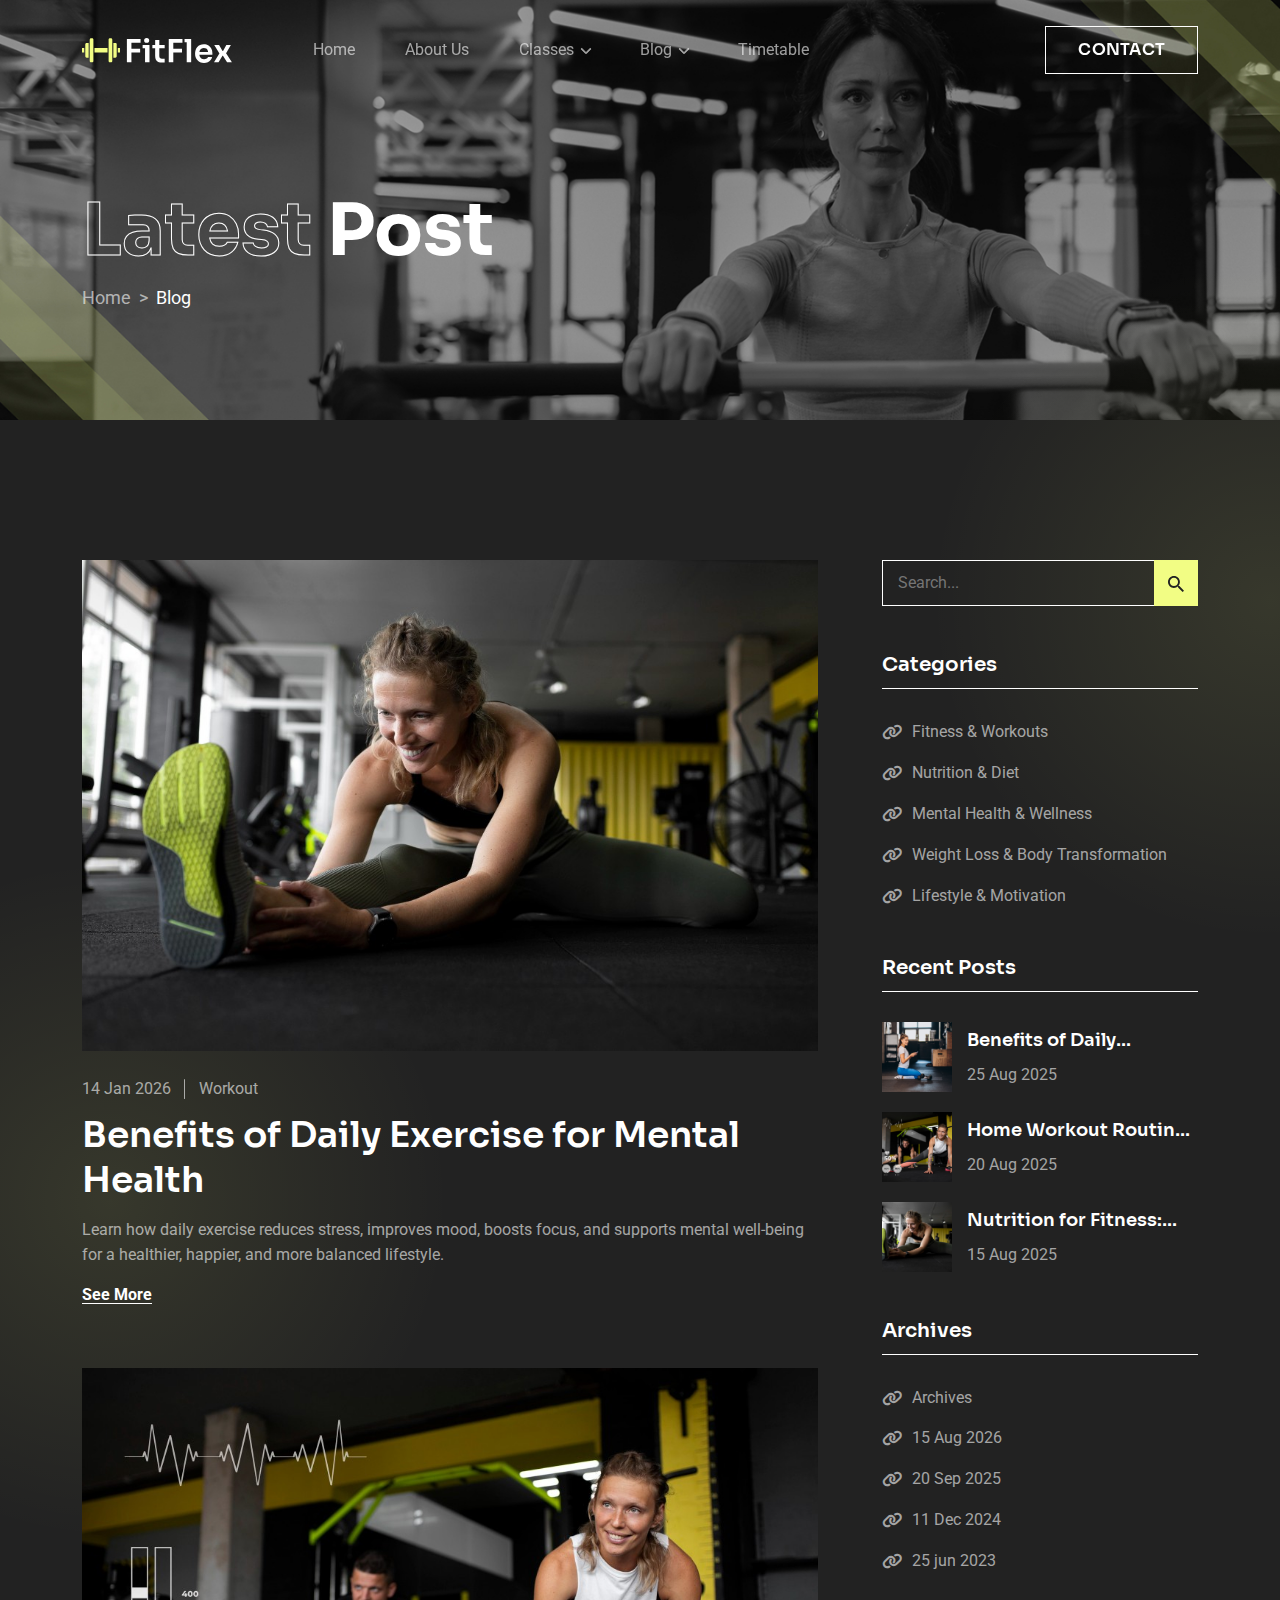
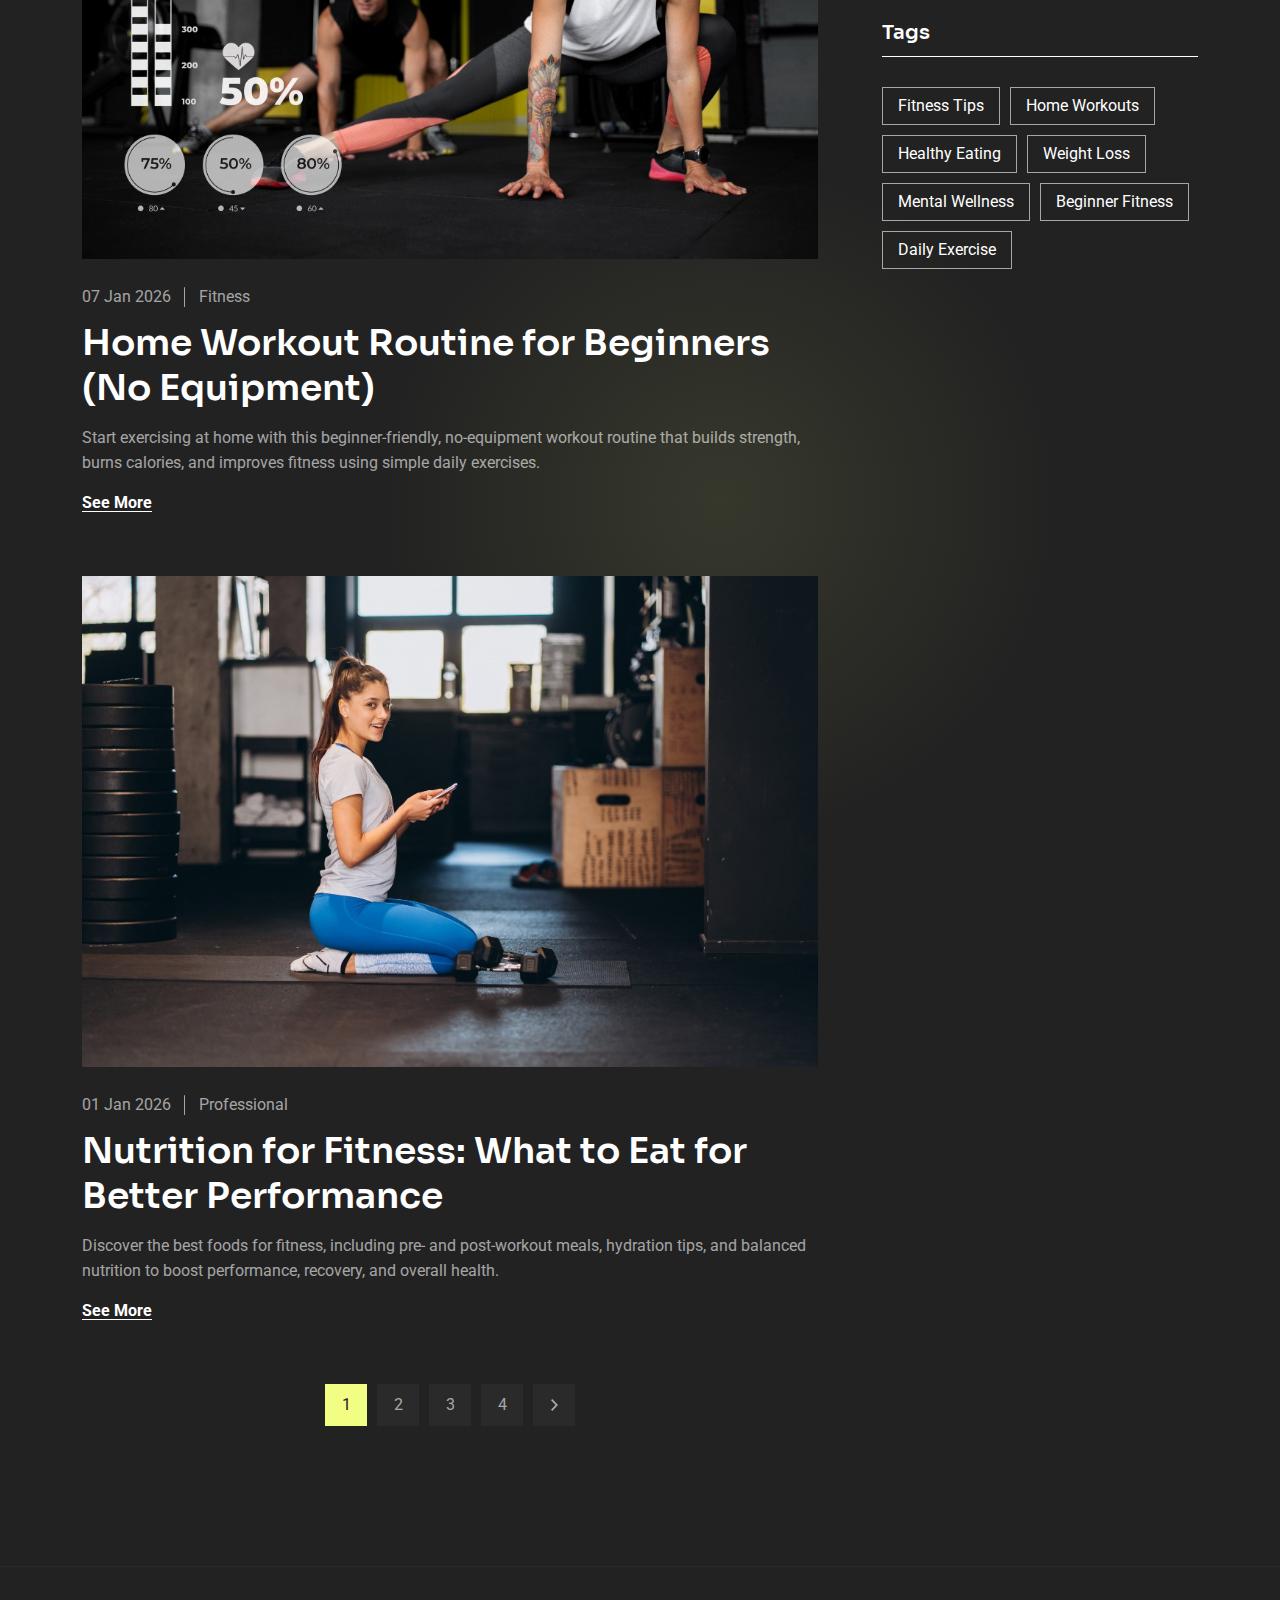
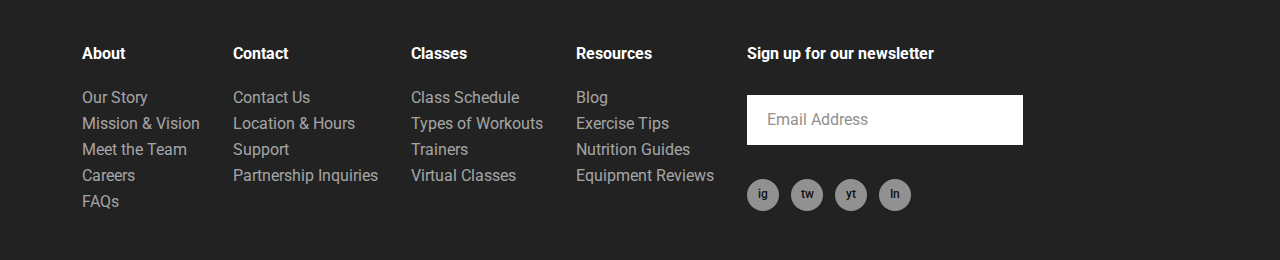
<file: blog.html>
<!DOCTYPE html>
<html class="no-js" lang="en">
  <head>
    <!-- Meta Tags -->
    <meta charset="utf-8" >
    <meta http-equiv="x-ua-compatible" content="ie=edge" >
    <meta name="viewport" content="width=device-width, initial-scale=1" >
    <meta name="description" content="FitFlex - Fitness Studio Website HTML Template" >
    <meta name="author" content="Laralink" >
    <!-- Favicon Icon -->
    <link rel="icon" href="assets/img/favicon.png" >
    <!-- Site Title -->
    <title>FitFlex - Fitness Studio Website HTML Template</title>
    <link rel="stylesheet" href="assets/css/bootstrap.min.css" >
    <link rel="stylesheet" href="assets/css/fontawesome.min.css" >
    <link rel="stylesheet" href="assets/css/slick.min.css" >
    <link rel="stylesheet" href="assets/css/animate.css" >
    <link rel="stylesheet" href="assets/css/lightgallery.min.css" >
    <link rel="stylesheet" href="assets/css/odometer.css" >
    <link rel="stylesheet" href="assets/css/style.css" >
  </head>
  <body>
    <!-- Preloader Start -->
    <div class="cs_preloader">
      <div class="cs_preloader_in">
        <span></span>
        <span></span>
        <span></span>
        <span></span>
      </div>
      <div class="cs_preloader_text">Loading...</div>
    </div>
    <!-- Preloader End -->
    <!-- Start Header Section -->
    <header class="cs_site_header cs_style_1 cs_sticky_header">
      <div class="cs_main_header cs_fs_16">
        <div class="container">
          <div class="cs_main_header_in">
            <div class="cs_main_header_left">
              <a class="cs_site_branding" href="index.html" aria-label="Home page link">
              <img src="assets/img/logo.svg" alt="Logo">
              </a>
              <div class="cs_nav">
                <div class="cs_nav_list_wrap">
                  <ul class="cs_nav_list">
                    <li><a href="index.html" aria-label="Menu link">Home</a></li>
                    <li><a href="about.html" aria-label="Menu link">About Us</a></li>
                    <li class="menu-item-has-children">
                      <a href="classes.html" aria-label="Menu link">Classes</a>
                      <ul>
                        <li><a href="classes.html" aria-label="Menu link">Classes</a></li>
                        <li><a href="class-details.html" aria-label="Menu link">Class Details</a></li>
                      </ul>
                    </li>
                    <li class="menu-item-has-children">
                      <a href="blog.html" aria-label="Menu link">Blog</a>
                      <ul>
                        <li><a href="blog.html" aria-label="Menu link">Blog</a></li>
                        <li><a href="blog-details.html" aria-label="Menu link">Blog Details</a>
                        </li>
                      </ul>
                    </li>
                    <li><a href="timetable.html" aria-label="Menu link">Timetable</a></li>
                  </ul>
                </div>
              </div>
            </div>
            <div class="cs_main_header_right">
              <a href="contact.html" aria-label="Contact button" class="cs_btn_style_1 cs_heading_font">
              <span>CONTACT</span>
              </a>
            </div>
          </div>
        </div>
      </div>
    </header>
    <!-- End Header Section -->
    <!-- Start of Hero Section  -->
    <section class="cs_bg_filed cs_hero_style_2" data-src="assets/img/Hero_Services.jpg">
      <div class="cs_height_150 cs_height_lg_80"></div>
      <div class="cs_height_40 cs_height_lg_40"></div>
      <div class="container">
        <div class="cs_section_heading_style_1">
          <h1 class="cs_text_strock cs_fs_72 cs_bold cs_mb_12 wow fadeInDown"><span>Latest </span>Post</h1>
          <ol class="cs_breadcrumb_style_1 cs_fs_18 breadcrumb mb-0">
            <li class="breadcrumb-item"><a href="/" aria-label="Back to home button">Home</a></li>
            <li class="breadcrumb-item active">Blog</li>
          </ol>
        </div>
      </div>
      <div class="cs_height_108 cs_height_lg_80"></div>
    </section>
    <!-- End of Hero Section  -->
    <!-- Start Blog Section -->
    <section class="cs_blog_section">
      <div class="cs_height_140 cs_height_lg_80"></div>
      <div class="container position-relative">
        <div class="cs_radial_gradiant"></div>
        <div class="cs_radial_gradiant_3"></div>
        <div class="cs_radial_gradiant_4"></div>
        <div class="row">
          <div class="col-lg-8">
            <div class="cs_post_1_list">
              <div class="cs_post cs_style_1">
                <a href="blog-details.html" aria-label="Post details link" class="cs_post_thumb">
                <img src="assets/img/Post_3.jpg" alt="Post" class="w-100">
                </a>
                <div class="cs_post_info">
                  <div class="cs_post_meta cs_style_1">
                    <span class="cs_posted_by">14 Jan 2026</span>
                    <a href="#" aria-label="Post category link" class="cs_post_avatar">Workout</a>
                  </div>
                  <h2 class="cs_post_title">
                    <a href="blog-details.html" aria-label="Post details link">Benefits of Daily Exercise for Mental Health</a>
                  </h2>
                  <div class="cs_post_subtitle">Learn how daily exercise reduces stress, improves mood, boosts focus, and supports mental well-being for a healthier, happier, and more balanced lifestyle.
                  </div>
                  <a href="blog-details.html" aria-label="Post details link" class="cs_btn cs_style_2 cs_bold cs_heading_color">See More</a>
                </div>
              </div>
              <div class="cs_post cs_style_1">
                <a href="blog-details.html" aria-label="Post details link" class="cs_post_thumb">
                <img src="assets/img/Post_2.jpg" alt="Post" class="w-100">
                </a>
                <div class="cs_post_info">
                  <div class="cs_post_meta cs_style_1">
                    <span class="cs_posted_by">07 Jan 2026</span>
                    <a href="#" aria-label="Post category link" class="cs_post_avatar">Fitness</a>
                  </div>
                  <h2 class="cs_post_title ">
                    <a href="blog-details.html" aria-label="Post details link">Home Workout Routine for Beginners (No Equipment)</a>
                  </h2>
                  <div class="cs_post_subtitle">Start exercising at home with this beginner-friendly, no-equipment
                    workout routine that builds strength, burns calories, and improves fitness using simple daily
                    exercises.
                  </div>
                  <a href="blog-details.html" aria-label="Post details link" class="cs_btn cs_style_2 cs_bold cs_heading_color">See More</a>
                </div>
              </div>
              <div class="cs_post cs_style_1">
                <a href="blog-details.html" aria-label="Post details link" class="cs_post_thumb">
                <img src="assets/img/Post_1.jpg" alt="Post" class="w-100">
                </a>
                <div class="cs_post_info">
                  <div class="cs_post_meta cs_style_1">
                    <span class="cs_posted_by">01 Jan 2026</span>
                    <a href="#" aria-label="Post category link" class="cs_post_avatar">Professional</a>
                  </div>
                  <h2 class="cs_post_title ">
                    <a href="blog-details.html" aria-label="Post details link">Nutrition for Fitness: What to Eat for Better Performance</a>
                  </h2>
                  <div class="cs_post_subtitle">Discover the best foods for fitness, including pre- and post-workout
                    meals, hydration tips, and balanced nutrition to boost performance, recovery, and overall health.
                  </div>
                  <a href="blog-details.html" aria-label="Post details link" class="cs_btn cs_style_2 cs_bold cs_heading_color">See More</a>
                </div>
              </div>
            </div>
            <div class="cs_height_60 cs_height_lg_40"></div>
            <ul class="cs_pagination_box cs_center cs_mp_0">
              <li><a class="cs_pagination_item cs_center active" href="#" aria-label="Pagination">1</a></li>
              <li><a class="cs_pagination_item cs_center" href="#" aria-label="Pagination">2</a></li>
              <li><a class="cs_pagination_item cs_center" href="#" aria-label="Pagination">3</a></li>
              <li><a class="cs_pagination_item cs_center" href="#" aria-label="Pagination">4</a></li>
              <li>
                <a href="#" aria-label="Pagination" class="cs_pagination_item cs_center">
                  <svg width="7" height="12" viewBox="0 0 7 12" fill="none" xmlns="http://www.w3.org/2000/svg">
                    <path d="M0 1.272L4.55116 6L0 10.728L1.22442 12L7 6L1.22442 0L0 1.272Z" fill="currentColor"></path>
                  </svg>
                </a>
              </li>
            </ul>
          </div>
          <div class="col-lg-4">
            <aside class="cs_sidebar cs_right_sidebar">
              <div class="cs_sidebar_item widget_search">
                <form class="cs_sidebar_search position-relative" action="#">
                  <input type="text" name="search" placeholder="Search...">
                  <button class="cs_sidebar_search_btn">
                    <svg width="16" height="16" viewBox="0 0 16 16" fill="none" xmlns="http://www.w3.org/2000/svg">
                      <path d="M11.4351 10.0629H10.7124L10.4563 9.81589C11.3528 8.77301 11.8925 7.4191 11.8925 5.94625C11.8925 2.66209 9.23042 0 5.94625 0C2.66209 0 0 2.66209 0 5.94625C0 9.23042 2.66209 11.8925 5.94625 11.8925C7.4191 11.8925 8.77301 11.3528 9.81589 10.4563L10.0629 10.7124V11.4351L14.6369 16L16 14.6369L11.4351 10.0629ZM5.94625 10.0629C3.66838 10.0629 1.82962 8.22413 1.82962 5.94625C1.82962 3.66838 3.66838 1.82962 5.94625 1.82962C8.22413 1.82962 10.0629 3.66838 10.0629 5.94625C10.0629 8.22413 8.22413 10.0629 5.94625 10.0629Z" fill="currentColor">
                      </path>
                    </svg>
                  </button>
                </form>
              </div>
              <div class="cs_sidebar_item widget_categories">
                <h3 class="cs_sidebar_widget_title cs_fs_20 cs_mb_30">Categories</h3>
                <ul class="cs_mp_0">
                  <li class="cat-item"><a href="#" aria-label="Category link">
                    <i class="fa-solid fa-link"></i>Fitness & Workouts</a>
                  </li>
                  <li class="cat-item"><a href="#" aria-label="Category link">
                    <i class="fa-solid fa-link"></i>Nutrition & Diet</a>
                  </li>
                  <li class="cat-item"><a href="#" aria-label="Category link">
                    <i class="fa-solid fa-link"></i>Mental Health & Wellness</a>
                  </li>
                  <li class="cat-item"><a href="#" aria-label="Category link">
                    <i class="fa-solid fa-link"></i>Weight Loss & Body Transformation</a>
                  </li>
                  <li class="cat-item"><a href="#" aria-label="Category link">
                    <i class="fa-solid fa-link"></i>Lifestyle & Motivation</a>
                  </li>
                </ul>
              </div>
              <div class="cs_sidebar_item">
                <h3 class="cs_sidebar_widget_title cs_fs_20 cs_mb_30">Recent Posts</h3>
                <ul class="cs_recent_posts cs_mp_0">
                  <li>
                    <div class="cs_recent_post">
                      <a href="blog-details.html" aria-label="Post details link" class="cs_recent_post_thumb">
                        <div class="cs_recent_post_thumb_in cs_bg_filed w-100 h-100">
                          <img src="assets/img/Post_1.jpg" alt="Title">
                        </div>
                      </a>
                      <div class="cs_recent_post_info">
                        <h4 class="cs_recent_post_title cs_fs_18 cs_mb_8">
                          <a href="blog-details.html" aria-label="Post details link">Benefits of Daily Exercise for Mental Health</a>
                        </h4>
                        <div class="cs_recent_post_date cs_primary_40_color">25 Aug 2025</div>
                      </div>
                    </div>
                  </li>
                  <li>
                    <div class="cs_recent_post">
                      <a href="blog-details.html" aria-label="Post details link" class="cs_recent_post_thumb">
                        <div class="cs_recent_post_thumb_in cs_bg_filed w-100 h-100">
                          <img src="assets/img/Post_2.jpg" alt="Title">
                        </div>
                      </a>
                      <div class="cs_recent_post_info">
                        <h4 class="cs_recent_post_title cs_fs_18 cs_mb_8">
                          <a href="blog-details.html" aria-label="Post details link">Home Workout Routine for Beginners (No Equipment)</a>
                        </h4>
                        <div class="cs_recent_post_date cs_primary_40_color">20 Aug 2025</div>
                      </div>
                    </div>
                  </li>
                  <li>
                    <div class="cs_recent_post">
                      <a href="blog-details.html" aria-label="Post details link" class="cs_recent_post_thumb">
                        <div class="cs_recent_post_thumb_in cs_bg_filed w-100 h-100">
                          <img src="assets/img/Post_3.jpg" alt="Title">
                        </div>
                      </a>
                      <div class="cs_recent_post_info">
                        <h4 class="cs_recent_post_title cs_fs_18 cs_mb_8">
                          <a href="blog-details.html" aria-label="Post details link">Nutrition for Fitness: What to Eat for Better Performance</a>
                        </h4>
                        <div class="cs_recent_post_date cs_primary_40_color">15 Aug 2025</div>
                      </div>
                    </div>
                  </li>
                </ul>
              </div>
              <div class="cs_sidebar_item widget_archive">
                <h3 class="cs_sidebar_widget_title cs_fs_20 cs_mb_30">Archives</h3>
                <ul class="cs_mp_0">
                  <li><a href="#" aria-label="Archived link"><i class="fa-solid fa-link"></i>Archives</a></li>
                  <li><a href="#" aria-label="Archived link"><i class="fa-solid fa-link"></i>15 Aug 2026</a></li>
                  <li><a href="#" aria-label="Archived link"><i class="fa-solid fa-link"></i>20 Sep 2025</a></li>
                  <li><a href="#" aria-label="Archived link"><i class="fa-solid fa-link"></i>11 Dec 2024</a></li>
                  <li><a href="#" aria-label="Archived link"><i class="fa-solid fa-link"></i>25 jun 2023</a></li>
                </ul>
              </div>
              <div class="cs_sidebar_item widget_tag_cloud">
                <h4 class="cs_sidebar_widget_title cs_fs_20 cs_mb_30">Tags</h4>
                <div class="tagcloud">
                  <a href="#" aria-label="Post tag" class="tag-cloud-link">Fitness Tips</a>
                  <a href="#" aria-label="Post tag" class="tag-cloud-link">Home Workouts</a>
                  <a href="#" aria-label="Post tag" class="tag-cloud-link">Healthy Eating</a>
                  <a href="#" aria-label="Post tag" class="tag-cloud-link">Weight Loss</a>
                  <a href="#" aria-label="Post tag" class="tag-cloud-link">Mental Wellness</a>
                  <a href="#" aria-label="Post tag" class="tag-cloud-link">Beginner Fitness</a>
                  <a href="#" aria-label="Post tag" class="tag-cloud-link">Daily Exercise</a>
                </div>
              </div>
            </aside>
          </div>
        </div>
      </div>
      <div class="cs_height_140 cs_height_lg_80"></div>
      <hr class="cs_gray_color">
    </section>
    <!-- End Blog Section -->
    <!-- Start of Footer --> 
    <footer class="cs_footer_style_1">
      <div class="container">
        <div class="cs_footer_row">
          <div class="cs_footer_col">
            <div class="cs_footer_widget">
              <h2 class="cs_footer_widget_title">About</h2>
              <ul class="cs_footer_widget_menu cs_mp_0">
                <li><a href="#" aria-label="Footer link">Our Story</a></li>
                <li><a href="#" aria-label="Footer link">Mission & Vision</a></li>
                <li><a href="#" aria-label="Footer link">Meet the Team</a></li>
                <li><a href="#" aria-label="Footer link">Careers</a></li>
                <li><a href="#" aria-label="Footer link">FAQs</a></li>
              </ul>
            </div>
          </div>
          <div class="cs_footer_col">
            <div class="cs_footer_widget">
              <h2 class="cs_footer_widget_title">Contact</h2>
              <ul class="cs_footer_widget_menu cs_mp_0">
                <li><a href="contact.html">Contact Us</a></li>
                <li><a href="#" aria-label="Footer link">Location & Hours</a></li>
                <li><a href="#" aria-label="Footer link">Support</a></li>
                <li><a href="#" aria-label="Footer link">Partnership Inquiries</a></li>
              </ul>
            </div>
          </div>
          <div class="cs_footer_col">
            <div class="cs_footer_widget">
              <h2 class="cs_footer_widget_title">Classes</h2>
              <ul class="cs_footer_widget_menu cs_mp_0">
                <li><a href="timetable.html" aria-label="Footer link">Class Schedule</a></li>
                <li><a href="#" aria-label="Footer link">Types of Workouts</a></li>
                <li><a href="about.html">Trainers</a></li>
                <li><a href="#" aria-label="Footer link">Virtual Classes</a></li>
              </ul>
            </div>
          </div>
          <div class="cs_footer_col">
            <div class="cs_footer_widget">
              <h2 class="cs_footer_widget_title">Resources</h2>
              <ul class="cs_footer_widget_menu cs_mp_0">
                <li><a href="blog.html" aria-label="Footer link">Blog</a></li>
                <li><a href="#" aria-label="Footer link">Exercise Tips</a></li>
                <li><a href="#" aria-label="Footer link">Nutrition Guides</a></li>
                <li><a href="#" aria-label="Footer link">Equipment Reviews</a></li>
              </ul>
            </div>
          </div>
          <div class="cs_footer_col">
            <div class="cs_footer_widget">
              <div class="cs_text_widget">
                <h2 class="cs_footer_widget_title">Sign up for our newsletter</h2>
              </div>
            </div>
            <div class="cs_footer_widget">
              <form action="#" class="cs_newsletter cs_style_1">
                <input type="email" name="email" placeholder="Email Address" class="cs_newsletter_input" autocomplete="email">
                <button type="submit" class="cs_heading_font cs_newsletter_btn wow fadeInRight">SUBSCRIBE</button>
              </form>
            </div>
            <div class="cs_social_btns">
              <a href="#" aria-label="Social link">ig</a>
              <a href="#" aria-label="Social link">tw</a>
              <a href="#" aria-label="Social link">yt</a>
              <a href="#" aria-label="Social link">In</a>
            </div>
          </div>
        </div>
      </div>
    </footer>
    <!-- End of footer -->
    <!-- Start Scroll Top Button -->
    <button type="button" aria-label="Scroll to top button" class="cs_scrollup">
    <i class="fa-solid fa-arrow-up"></i>
    </button>
    <!-- End Scroll Top Button -->
    <!-- Script -->
    <script src="assets/js/jquery-3.7.1.min.js"></script>
    <script src="assets/js/jquery.slick.min.js"></script>
    <script src="assets/js/wow.min.js"></script>
    <script src="assets/js/lightgallery.min.js"></script>
    <script src="assets/js/odometer.min.js"></script>
    <script src="assets/js/main.js"></script>
  </body>
</html>
</file>
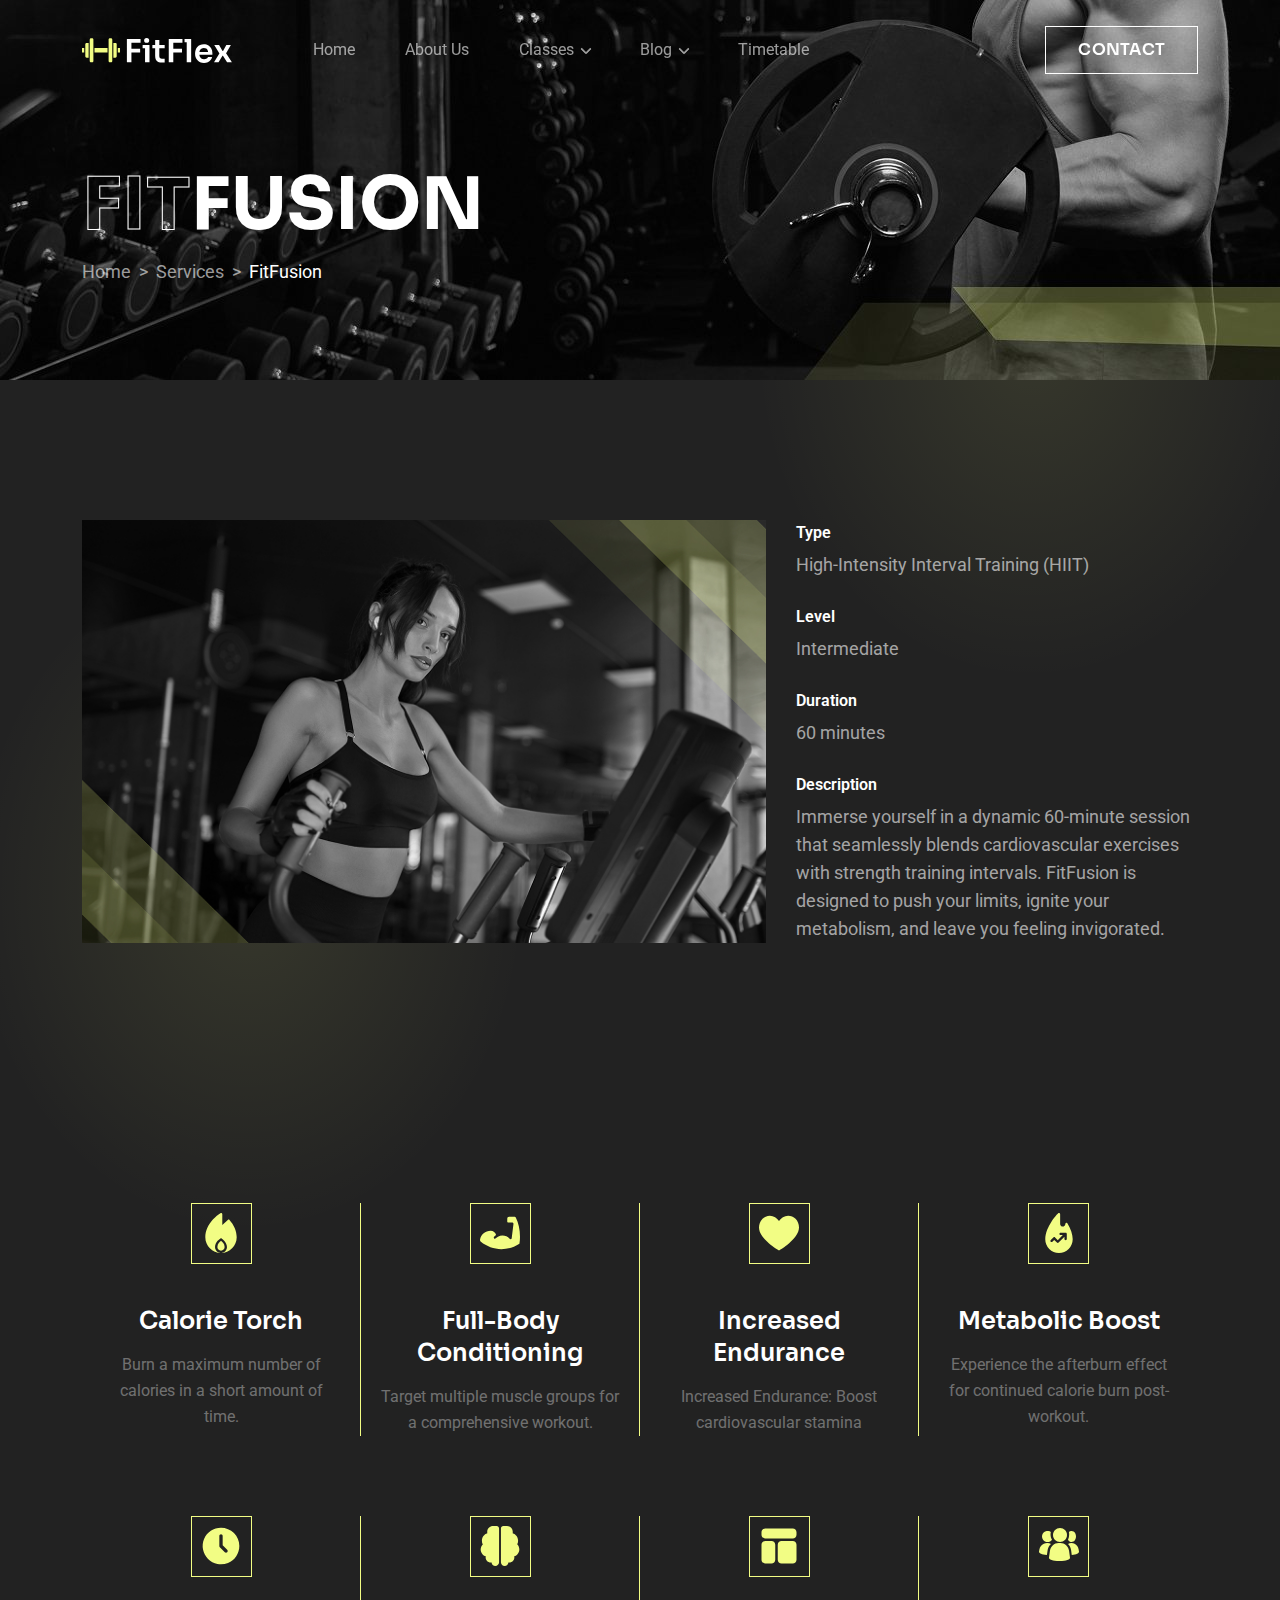
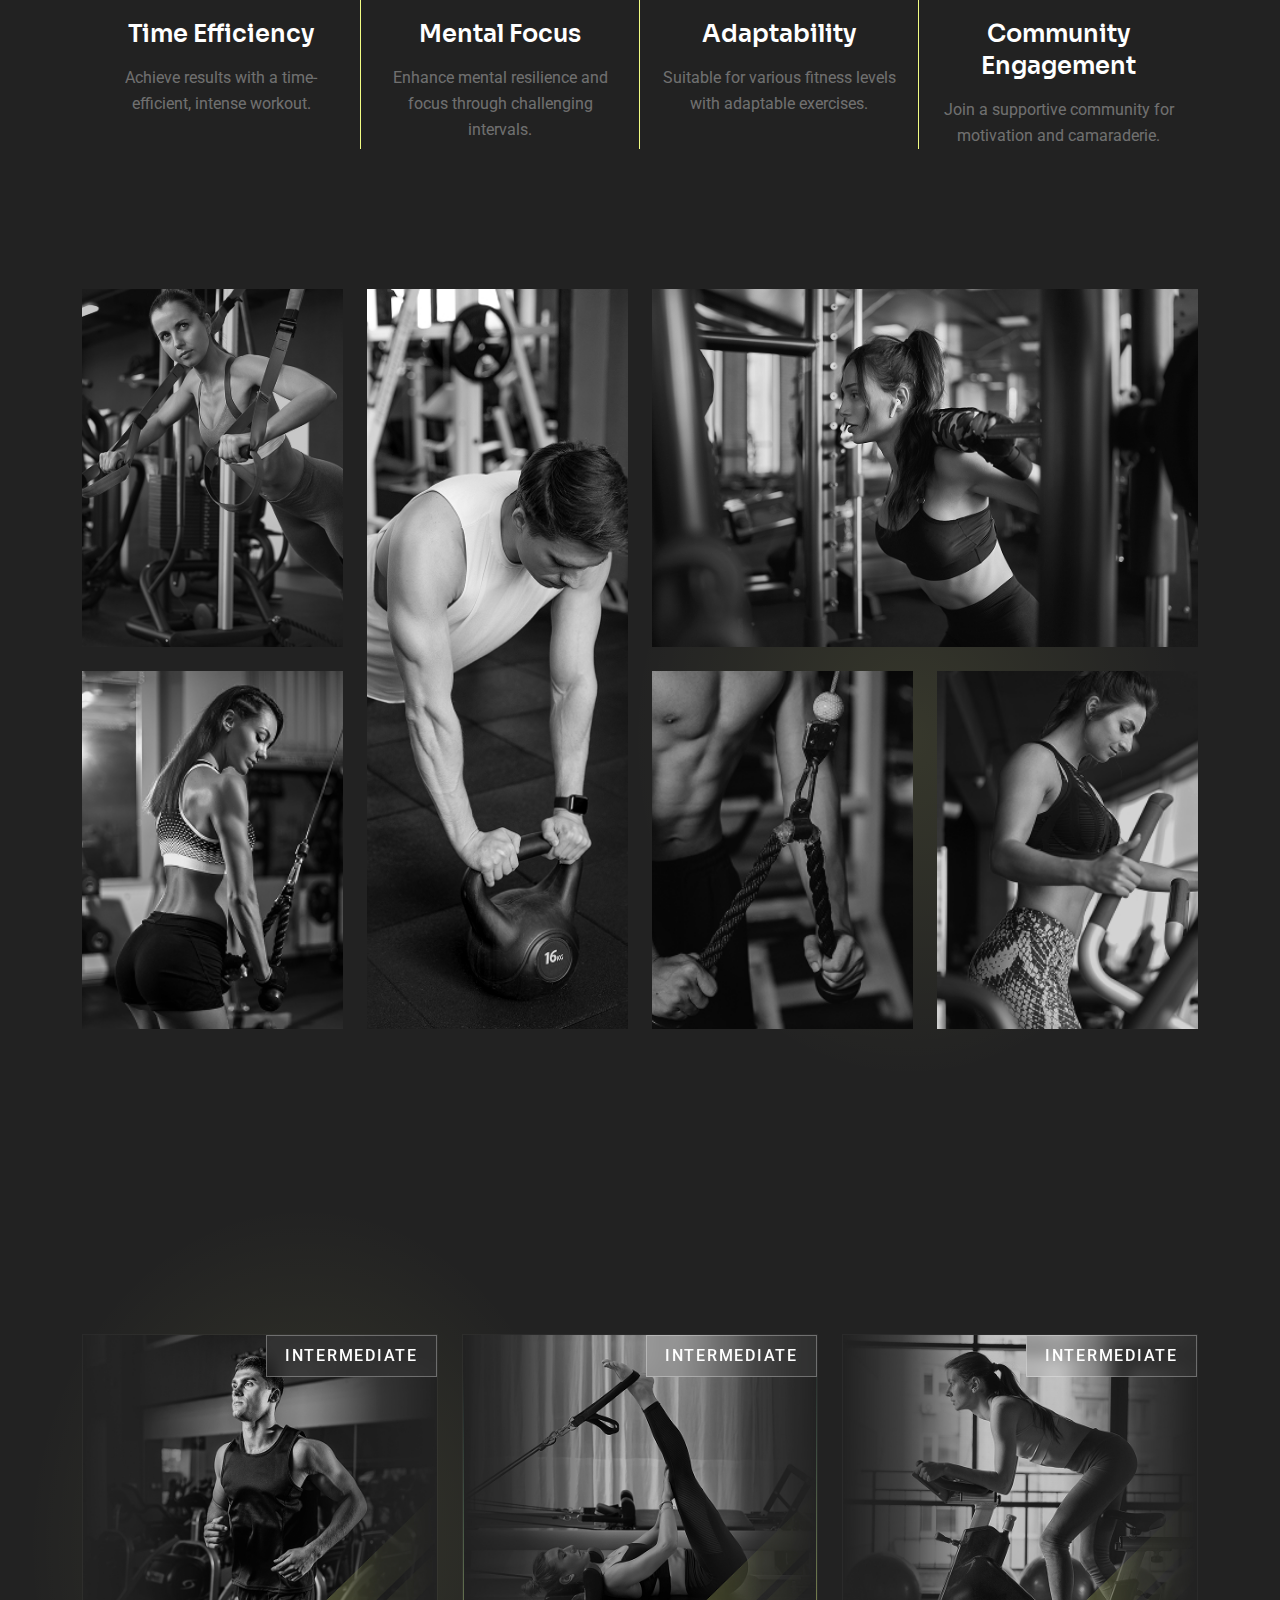
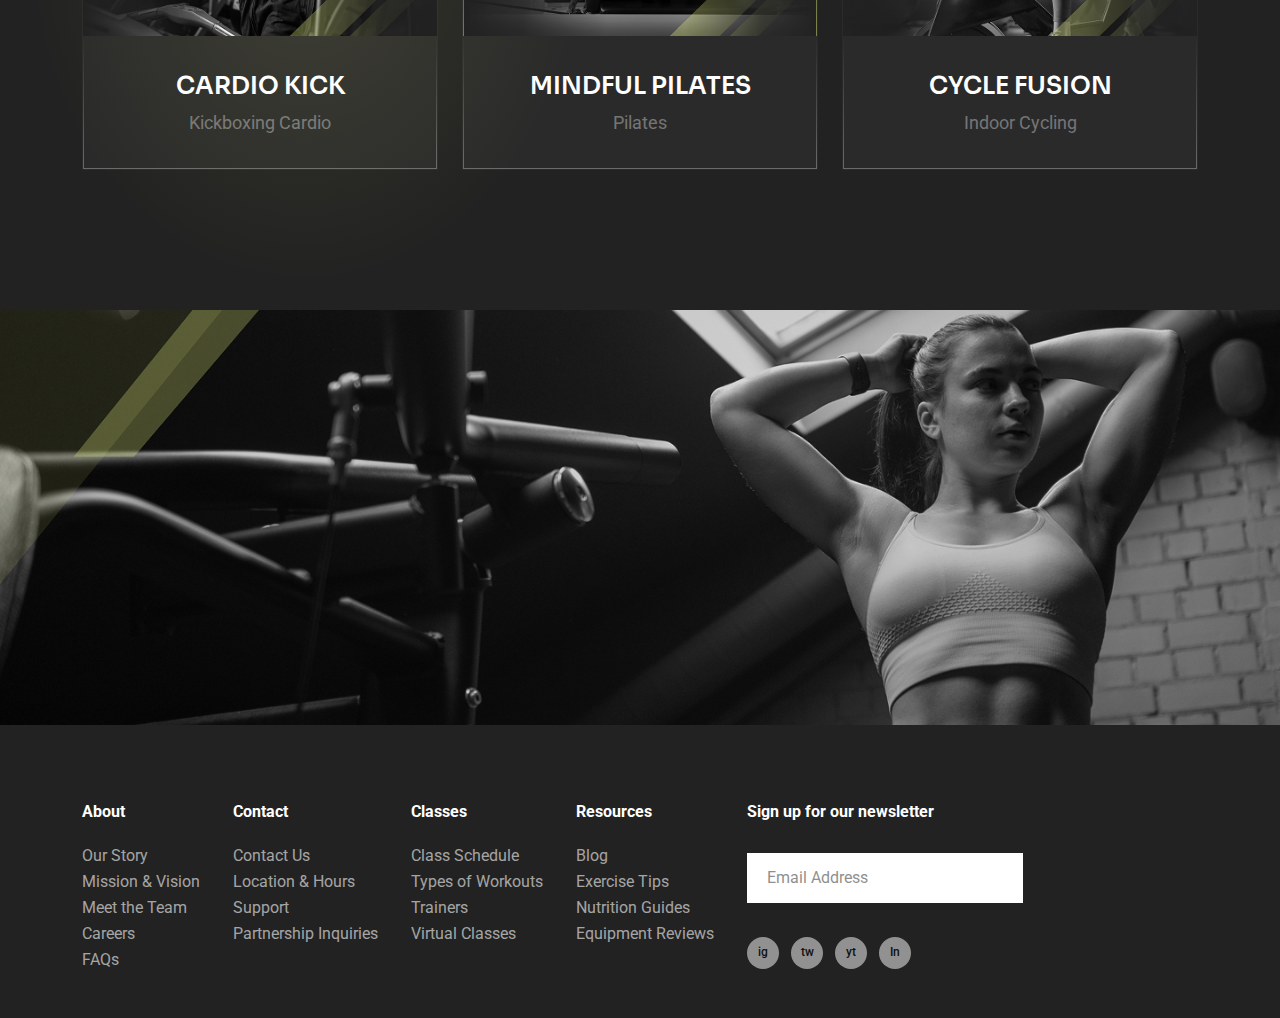
<file: class-details.html>
<!DOCTYPE html>
<html class="no-js" lang="en">
  <head>
    <!-- Meta Tags -->
    <meta charset="utf-8" >
    <meta http-equiv="x-ua-compatible" content="ie=edge" >
    <meta name="viewport" content="width=device-width, initial-scale=1" >
    <meta name="description" content="FitFlex - Fitness Studio Website HTML Template" >
    <meta name="author" content="Laralink" >
    <!-- Favicon Icon -->
    <link rel="icon" href="assets/img/favicon.png" >
    <!-- Site Title -->
    <title>FitFlex - Fitness Studio Website HTML Template</title>
    <link rel="stylesheet" href="assets/css/bootstrap.min.css" >
    <link rel="stylesheet" href="assets/css/fontawesome.min.css" >
    <link rel="stylesheet" href="assets/css/slick.min.css" >
    <link rel="stylesheet" href="assets/css/animate.css" >
    <link rel="stylesheet" href="assets/css/lightgallery.min.css" >
    <link rel="stylesheet" href="assets/css/odometer.css" >
    <link rel="stylesheet" href="assets/css/style.css" >
  </head>
  <body>
    <!-- Preloader Start -->
    <div class="cs_preloader">
      <div class="cs_preloader_in">
        <span></span>
        <span></span>
        <span></span>
        <span></span>
      </div>
      <div class="cs_preloader_text">Loading...</div>
    </div>
    <!-- Preloader End -->
    <!-- Start Header Section -->
    <header class="cs_site_header cs_style_1 cs_sticky_header">
      <div class="cs_main_header cs_fs_16">
        <div class="container">
          <div class="cs_main_header_in">
            <div class="cs_main_header_left">
              <a class="cs_site_branding" href="index.html" aria-label="Home page link">
              <img src="assets/img/logo.svg" alt="Logo">
              </a>
              <div class="cs_nav">
                <div class="cs_nav_list_wrap">
                  <ul class="cs_nav_list">
                    <li><a href="index.html" aria-label="Menu link">Home</a></li>
                    <li><a href="about.html" aria-label="Menu link">About Us</a></li>
                    <li class="menu-item-has-children">
                      <a href="classes.html" aria-label="Menu link">Classes</a>
                      <ul>
                        <li><a href="classes.html" aria-label="Menu link">Classes</a></li>
                        <li><a href="class-details.html" aria-label="Menu link">Class Details</a></li>
                      </ul>
                    </li>
                    <li class="menu-item-has-children">
                      <a href="blog.html" aria-label="Menu link">Blog</a>
                      <ul>
                        <li><a href="blog.html" aria-label="Menu link">Blog</a></li>
                        <li><a href="blog-details.html" aria-label="Menu link">Blog Details</a>
                        </li>
                      </ul>
                    </li>
                    <li><a href="timetable.html" aria-label="Menu link">Timetable</a></li>
                  </ul>
                </div>
              </div>
            </div>
            <div class="cs_main_header_right">
              <a href="contact.html" aria-label="Contact button" class="cs_btn_style_1 cs_heading_font">
                <span>CONTACT</span>
              </a>
            </div>
          </div>
        </div>
      </div>
    </header>
    <!-- End Header Section -->
    <!-- Start of Hero Section  -->
    <section class="cs_bg_filed cs_hero_style_1" data-src="assets/img/Hero_Service_Details.jpg">
      <div class="cs_height_150 cs_height_lg_80"></div>
      <div class="cs_height_14 cs_height_lg_14"></div>
      <div class="container">
        <div class="cs_section_heading_style_1 ">
          <h1 class="cs_text_strock cs_fs_72 cs_bold cs_mb_12 wow fadeInDown"><span>FIT</span>FUSION</h1>
          <ol class="cs_breadcrumb_style_1 cs_fs_18 breadcrumb mb-0">
            <li class="breadcrumb-item"><a href="/" aria-label="Back to home button">Home</a></li>
            <li class="breadcrumb-item"><a href="classes.html" aria-label="Back services button">Services</a></li>
            <li class="breadcrumb-item active">FitFusion</li>
          </ol>
        </div>
      </div>
      <div class="cs_height_94 cs_height_lg_80"></div>
    </section>
    <!-- End of Hero Section  -->
    <!-- Start About Section -->
    <section class="cs_class_about_section">
      <div class="cs_height_140 cs_height_lg_80"></div>
      <div class="container position-relative">
        <div class="cs_radial_gradiant_2"></div>
        <div class="cs_about_style_1 d-flex justify-content-between ">
          <div class="cs_about_image">
            <img src="assets/img/About_Service_Details.jpg" alt="Features image">
          </div>
          <div class="cs_about_content cs_center">
            <ul class="cs_feature_list cs_mp_0">
              <li>
                <h2 class="cs_feature_title cs_secondary_font cs_fs_16">Type</h2>
                <p class="cs_feature_subtitle cs_fs_18 mb-0">High-Intensity Interval Training (HIIT)</p>
              </li>
              <li>
                <h2 class="cs_feature_title cs_secondary_font cs_fs_16">Level</h2>
                <p class="cs_feature_subtitle cs_fs_18 mb-0">Intermediate</p>
              </li>
              <li>
                <h2 class="cs_feature_title cs_secondary_font cs_fs_16">Duration</h2>
                <p class="cs_feature_subtitle cs_fs_18 mb-0">60 minutes</p>
              </li>
              <li>
                <h2 class="cs_feature_title cs_secondary_font cs_fs_16">Description</h2>
                <p class="cs_feature_subtitle cs_fs_18 mb-0">Immerse yourself in a dynamic 60-minute session
                  that seamlessly blends cardiovascular exercises with strength training intervals.
                  FitFusion is designed to push your limits, ignite your metabolism, and leave you feeling
                  invigorated.
                </p>
              </li>
            </ul>
          </div>
        </div>
      </div>
    </section>
    <!-- End About Section -->
    <!-- Start of Benefits Section -->
    <section class="cs_benefits">
      <div class="cs_height_140 cs_height_lg_80"></div>
      <div class="container position-relative">
        <div class="cs_radial_gradiant_2"></div>
        <div class="cs_section_heading_style_1 text-center">
          <h2 class="cs_section_title cs_text_strock cs_fs_54 mb-0 wow zoomIn">BENEFITS</h2>
        </div>
        <div class="cs_height_56 cs_height_lg_56"></div>
        <div class="cs_card_wrapper_1">
          <div class="cs_card_style_3 text-center">
            <div class="cs_card_image cs_mb_42 cs_mb_lg_30 cs_center">
              <svg width="40" height="40" viewBox="0 0 40 40" fill="none" xmlns="http://www.w3.org/2000/svg">
                <path d="M20.0019 27.8641C18.8197 28.7639 16.3789 30.9891 16.3789 34.0208C16.3789 36.0223 18.0033 37.6506 20 37.6506C21.9967 37.6506 23.6211 36.0223 23.6211 34.0208C23.6211 31.1496 21.1789 28.8199 20.0019 27.8641Z" fill="currentColor" />
                <path d="M28.4864 6.96192C28.0473 6.46528 27.2893 6.4352 26.8111 6.88161L21.2967 12.0284V1.24989C21.2967 0.347621 20.2088 -0.326519 19.3941 0.166293C19.2399 0.259575 15.5752 2.49739 11.8723 6.56122C7.37004 11.5025 4.30371 17.5188 4.30371 24.266C4.30371 32.9418 11.3449 40 19.9996 40C16.7105 40 14.0347 37.3176 14.0347 34.0207C14.0347 28.6932 19.2072 25.5386 19.4274 25.4068C19.8133 25.1761 20.2965 25.1869 20.6718 25.4342C20.8879 25.5767 25.9643 28.9816 25.9643 34.0206C25.9644 37.3176 23.2886 40 19.9996 40C28.6543 40 35.6954 32.9418 35.6954 24.266C35.6954 17.7149 32.8046 11.8431 28.4864 6.96192Z" fill="currentColor" />
              </svg>
            </div>
            <div class="cs_card_info">
              <h3 class="cs_card_title cs_mb_14 cs_fs_24">Calorie Torch</h3>
              <p class="cs_card_text cs_fs_16 mb-0">Burn a maximum number of calories in a short amount of time.</p>
            </div>
          </div>
          <div class="cs_card_style_3 text-center">
            <div class="cs_card_image cs_mb_42 cs_mb_lg_30 cs_center">
              <svg width="40" height="40" viewBox="0 0 40 40" fill="none" xmlns="http://www.w3.org/2000/svg">
                <path d="M35.7867 4.54394C35.576 4.1216 35.1523 3.85925 34.6806 3.85925H29.0978C28.1005 3.85925 27.2777 4.6705 27.2635 5.66753L27.2367 8.43566C27.2304 9.0873 27.7569 9.61886 28.4085 9.61886H32.2732C32.4987 9.61886 32.7235 9.67324 32.915 9.79207C33.3172 10.0414 33.5221 10.492 33.4666 10.9396L31.699 25.1803C31.6327 25.715 31.2083 26.1465 30.6517 26.2057C30.2691 26.2463 29.8916 26.0857 29.6365 25.7977C27.8253 23.7529 25.2232 22.5807 22.4938 22.5807C20.9167 22.5807 19.3542 22.9735 17.9753 23.7168C17.974 23.7175 17.9727 23.7179 17.9714 23.7186C17.1549 24.1593 16.4073 24.7163 15.7492 25.3743C15.5196 25.6039 15.2187 25.7187 14.9178 25.7187C14.6173 25.7187 14.3169 25.6043 14.0874 25.3754C13.6256 24.915 13.6538 24.1407 14.1165 23.6812C14.726 23.076 15.3969 22.5401 16.1184 22.081C15.5059 19.5834 13.2602 17.7791 10.6207 17.7791C5.35213 17.7791 0.956041 21.5865 0.0393228 26.5943C-0.11724 27.4498 0.20026 28.3198 0.87487 28.8686C6.6551 33.571 13.86 36.1405 21.3606 36.1405C27.8404 36.1405 34.0762 34.246 39.4279 30.6563C40.8971 22.1532 39.4843 11.9608 35.7867 4.54394Z" fill="currentColor" />
              </svg>
            </div>
            <div class="cs_card_info">
              <h3 class="cs_card_title cs_mb_14 cs_fs_24">Full-Body Conditioning</h3>
              <p class="cs_card_text cs_fs_16 mb-0">Target multiple muscle groups for a comprehensive workout.</p>
            </div>
          </div>
          <div class="cs_card_style_3 text-center">
            <div class="cs_card_image cs_mb_42 cs_mb_lg_30 cs_center">
              <svg width="40" height="40" viewBox="0 0 40 40" fill="none" xmlns="http://www.w3.org/2000/svg">
                <path d="M20 37.2973C19.7977 37.2973 19.5954 37.2451 19.4141 37.1404C19.2173 37.0268 14.5399 34.311 9.79534 30.219C6.98331 27.7938 4.73863 25.3883 3.12379 23.0695C1.03411 20.0691 -0.0167512 17.183 0.000201881 14.4914C0.0200456 11.3593 1.14184 8.41388 3.15918 6.19747C5.21058 3.94373 7.94823 2.70264 10.868 2.70264C14.6099 2.70264 18.0311 4.79873 20.0001 8.11919C21.9691 4.7988 25.3902 2.70264 29.1322 2.70264C31.8906 2.70264 34.5224 3.82248 36.543 5.85591C38.7605 8.08739 40.0204 11.2404 39.9998 14.5062C39.9828 17.1932 38.9122 20.0749 36.8179 23.0712C35.1981 25.3888 32.9565 27.7931 30.1555 30.2177C25.4284 34.3093 20.7845 37.025 20.5891 37.1386C20.407 37.2444 20.2034 37.2973 20 37.2973Z" fill="currentColor" />
              </svg>
            </div>
            <div class="cs_card_info">
              <h3 class="cs_card_title cs_mb_14 cs_fs_24">Increased Endurance</h3>
              <p class="cs_card_text cs_fs_16 mb-0">Increased Endurance: Boost cardiovascular stamina </p>
            </div>
          </div>
          <div class="cs_card_style_3 text-center">
            <div class="cs_card_image cs_mb_42 cs_mb_lg_30 cs_center">
              <svg width="40" height="40" viewBox="0 0 40 40" fill="none" xmlns="http://www.w3.org/2000/svg">
                <path d="M28.5083 10.3872C28.2361 9.93711 27.6974 9.72318 27.1905 9.86448C26.6839 10.0058 26.3333 10.4675 26.3333 10.9933C26.3333 12.4237 25.1697 13.587 23.7396 13.587C22.3095 13.587 21.1459 12.4237 21.1459 10.9933V1.17187C21.1459 0.697928 20.8603 0.270682 20.4223 0.0894082C19.9844 -0.0921711 19.4806 0.00792633 19.1455 0.343314C19.0137 0.474845 15.889 3.61815 12.7231 8.36698C10.856 11.1673 9.36615 13.945 8.29498 16.6229C6.93817 20.0155 6.25 23.2632 6.25 26.2762C6.25 33.8433 12.4066 39.9999 19.974 39.9999C27.5412 39.9999 33.6978 33.8433 33.6978 26.2762C33.6981 21.4322 31.9519 16.0864 28.5083 10.3872ZM27.7935 25.9713C27.7935 26.6186 27.269 27.1432 26.6217 27.1432C25.9747 27.1432 25.4498 26.6186 25.4498 25.9713V23.7799L19.6148 29.6151C19.3948 29.8349 19.097 29.9581 18.786 29.9581C18.4753 29.9581 18.1772 29.8349 17.9574 29.6151L15.2359 26.8933L13.4018 28.7274C12.944 29.1851 12.2021 29.1851 11.7444 28.7274C11.2866 28.2696 11.2866 27.5277 11.7444 27.07L14.4073 24.4073C14.8651 23.9498 15.607 23.9498 16.0647 24.4076L18.786 27.1292L23.7927 22.1225H21.6009C20.9537 22.1225 20.4291 21.5979 20.4291 20.9506C20.4291 20.3033 20.9537 19.7787 21.6009 19.7787H26.622C27.269 19.7787 27.7939 20.3036 27.7939 20.9506V25.9713H27.7935Z" fill="currentColor" />
              </svg>
            </div>
            <div class="cs_card_info">
              <h3 class="cs_card_title cs_mb_14 cs_fs_24">Metabolic Boost</h3>
              <p class="cs_card_text cs_fs_16 mb-0">Experience the afterburn effect for continued calorie burn
                post-workout.
              </p>
            </div>
          </div>
          <div class="cs_card_style_3 text-center">
            <div class="cs_card_image cs_mb_42 cs_mb_lg_30 cs_center">
              <svg width="40" height="40" viewBox="0 0 40 40" fill="none" xmlns="http://www.w3.org/2000/svg">
                <path d="M20.0003 1.66663C16.3743 1.66663 12.8298 2.74186 9.81488 4.75635C6.79998 6.77084 4.45015 9.63412 3.06254 12.9841C1.67494 16.3341 1.31187 20.0203 2.01927 23.5766C2.72667 27.1329 4.47275 30.3996 7.03671 32.9636C9.60067 35.5275 12.8674 37.2736 16.4237 37.981C19.98 38.6884 23.6662 38.3254 27.0162 36.9378C30.3662 35.5501 33.2295 33.2003 35.2439 30.1854C37.2584 27.1705 38.3337 23.626 38.3337 20C38.3279 15.1394 36.3946 10.4796 32.9576 7.04267C29.5207 3.60574 24.8609 1.67236 20.0003 1.66663ZM26.1787 26.1783C25.8661 26.4907 25.4423 26.6663 25.0003 26.6663C24.5584 26.6663 24.1345 26.4907 23.822 26.1783L18.822 21.1783C18.5094 20.8658 18.3338 20.442 18.3337 20V9.99996C18.3337 9.55793 18.5093 9.13401 18.8218 8.82145C19.1344 8.50889 19.5583 8.33329 20.0003 8.33329C20.4424 8.33329 20.8663 8.50889 21.1788 8.82145C21.4914 9.13401 21.667 9.55793 21.667 9.99996V19.31L26.1787 23.8216C26.4911 24.1342 26.6666 24.558 26.6666 25C26.6666 25.4419 26.4911 25.8657 26.1787 26.1783Z" fill="currentColor" />
              </svg>
            </div>
            <div class="cs_card_info">
              <h3 class="cs_card_title cs_mb_14 cs_fs_24">Time Efficiency</h3>
              <p class="cs_card_text cs_fs_16 mb-0">Achieve results with a time-efficient, intense workout.</p>
            </div>
          </div>
          <div class="cs_card_style_3 text-center">
            <div class="cs_card_image cs_mb_42 cs_mb_lg_30 cs_center">
              <svg width="40" height="40" viewBox="0 0 40 40" fill="none" xmlns="http://www.w3.org/2000/svg">
                <path d="M16.7235 0.0684814L13.1379 0.0697614C9.8707 0.0697614 7.21213 2.728 7.21213 5.99552C7.21213 6.41824 7.26077 6.84768 7.35677 7.27616C4.12669 8.29408 1.89629 11.3146 1.89629 14.7264C1.89629 16.001 2.21181 17.256 2.80349 18.3757C1.49181 19.6755 0.677734 21.4771 0.677734 23.4656C0.677734 26.711 2.84541 29.4582 5.80893 30.3389C5.70461 30.7443 5.64957 31.161 5.64957 31.5834C5.64957 34.336 7.88894 36.575 10.6413 36.575C10.9539 36.575 11.2691 36.5437 11.584 36.4826C11.7011 38.4419 13.3315 40 15.32 40C17.3725 40 19.0627 38.3398 19.0627 36.2925C19.0627 36.289 19.0627 36.2854 19.0627 36.2822V2.40768C19.0624 1.11776 18.0137 0.0684814 16.7235 0.0684814Z" fill="currentColor" />
                <path d="M39.3224 23.3971C39.3224 21.409 38.5087 19.6074 37.1964 18.3069C37.7887 17.1878 38.1045 15.9325 38.1045 14.6582C38.1045 11.2464 35.8735 8.2256 32.6434 7.208C32.7397 6.77952 32.788 6.34976 32.788 5.92736C32.788 2.65984 30.1295 0.00128 26.8616 0.00128L23.276 0C21.9861 0 20.9372 1.04928 20.9372 2.33984V29.5405C20.9372 29.5706 20.918 29.6006 20.918 29.6339C20.918 29.7552 20.9372 29.8746 20.9372 29.992V36.1882V36.2138V36.2499H20.9384C20.9804 38.4374 22.6412 39.9238 24.6792 39.9238C26.6677 39.9238 28.2991 38.3693 28.4162 36.4102C28.7308 36.4717 29.0466 36.505 29.3586 36.505C32.1112 36.505 34.3503 34.2666 34.3503 31.5146C34.3503 31.0918 34.2952 30.6755 34.1916 30.2707C37.1548 29.3898 39.3224 26.6426 39.3224 23.3971Z" fill="currentColor" />
              </svg>
            </div>
            <div class="cs_card_info">
              <h3 class="cs_card_title cs_mb_14 cs_fs_24">Mental Focus</h3>
              <p class="cs_card_text cs_fs_16 mb-0">Enhance mental resilience and focus through challenging intervals.</p>
            </div>
          </div>
          <div class="cs_card_style_3 text-center">
            <div class="cs_card_image cs_mb_42 cs_mb_lg_30 cs_center">
              <svg width="40" height="40" viewBox="0 0 40 40" fill="none" xmlns="http://www.w3.org/2000/svg">
                <path fill-rule="evenodd" clip-rule="evenodd" d="M33.75 37.5C35.8213 37.5 37.5 35.8213 37.5 33.75V18.75C37.5 16.6788 35.8213 15 33.75 15C30.695 15 25.555 15 22.5 15C20.4288 15 18.75 16.6788 18.75 18.75V33.75C18.75 35.8213 20.4288 37.5 22.5 37.5H33.75ZM12.5 37.5C14.5712 37.5 16.25 35.8213 16.25 33.75V18.75C16.25 16.6788 14.5712 15 12.5 15C10.64 15 8.11 15 6.25 15C4.17875 15 2.5 16.6788 2.5 18.75V33.75C2.5 35.8213 4.17875 37.5 6.25 37.5H12.5ZM37.5 8.75V6.25C37.5 4.17875 35.8213 2.5 33.75 2.5H6.25C4.17875 2.5 2.5 4.17875 2.5 6.25V8.75C2.5 10.8212 4.17875 12.5 6.25 12.5H33.75C35.8213 12.5 37.5 10.8212 37.5 8.75Z" fill="currentColor" />
              </svg>
            </div>
            <div class="cs_card_info">
              <h3 class="cs_card_title cs_mb_14 cs_fs_24">Adaptability</h3>
              <p class="cs_card_text cs_fs_16 mb-0">Suitable for various fitness levels with adaptable exercises.</p>
            </div>
          </div>
          <div class="cs_card_style_3 text-center">
            <div class="cs_card_image cs_mb_42 cs_mb_lg_30 cs_center">
              <svg width="40" height="40" viewBox="0 0 40 40" fill="none" xmlns="http://www.w3.org/2000/svg">
                <path d="M30.0516 24.7267C29.7481 22.5866 28.7154 20.6303 27.1408 19.2127C25.5663 17.7951 23.5542 17.01 21.4696 17H19.5268C17.4422 17.01 15.4301 17.7951 13.8555 19.2127C12.281 20.6303 11.2482 22.5866 10.9447 24.7267L10.0135 31.4834C9.98373 31.7018 10.0034 31.9244 10.0709 32.1335C10.1384 32.3427 10.2519 32.5327 10.4024 32.6884C10.7676 33.0674 13.0081 35 20.5 35C27.9919 35 30.2269 33.0749 30.5976 32.6884C30.7481 32.5327 30.8616 32.3427 30.9291 32.1335C30.9966 31.9244 31.0163 31.7018 30.9865 31.4834L30.0516 24.7267Z" fill="currentColor" />
                <path d="M12 18.0156C10.1623 19.6604 8.96655 21.8713 8.61534 24.2739L7.91179 29C2.26435 28.9631 0.55301 26.9693 0.267786 26.5631C0.157534 26.4156 0.0788557 26.2481 0.0363987 26.0705C-0.00605825 25.8929 -0.011433 25.7089 0.020592 25.5293L0.438921 23.2401C0.656874 22.0437 1.16875 20.916 1.93116 19.9526C2.69357 18.9892 3.68402 18.2184 4.81853 17.7057C5.95304 17.193 7.19816 16.9535 8.44832 17.0075C9.69848 17.0614 10.9168 17.4072 12 18.0156Z" fill="currentColor" />
                <path d="M39.9811 25.5293C40.0105 25.7089 40.0056 25.8929 39.9666 26.0705C39.9277 26.2481 39.8556 26.4156 39.7545 26.5631C39.4931 26.9693 37.9243 28.9631 32.7475 29L32.1026 24.2739C31.7807 21.8713 30.6846 19.6604 29 18.0156C29.9929 17.4072 31.1097 17.0614 32.2557 17.0075C33.4017 16.9535 34.543 17.193 35.583 17.7057C36.623 18.2184 37.5309 18.9892 38.2298 19.9526C38.9286 20.916 39.3979 22.0437 39.5977 23.2401L39.9811 25.5293Z" fill="currentColor" />
                <path d="M13 13.7C12.4945 14.4139 11.8235 14.9959 11.0439 15.3963C10.2643 15.7967 9.39922 16.0038 8.52209 15.9999C7.6471 15.9999 6.78464 15.7929 6.00578 15.3957C5.22692 14.9986 4.55395 14.4228 4.04234 13.7159C3.53073 13.0089 3.19511 12.1909 3.06316 11.3294C2.9312 10.4679 3.00668 9.58749 3.28338 8.76073C3.56007 7.93397 4.03006 7.18453 4.65461 6.57418C5.27916 5.96382 6.0404 5.51002 6.87558 5.25017C7.71077 4.99033 8.59599 4.93187 9.45831 5.07962C10.3206 5.22738 11.1354 5.57711 11.8353 6.1C11.634 6.88419 11.5328 7.69055 11.5341 8.49998C11.5357 10.3343 12.0427 12.1329 13 13.7Z"
                  fill="currentColor" />
                <path d="M37 10.5C37.0004 11.2224 36.8864 11.9378 36.6646 12.6053C36.4427 13.2729 36.1173 13.8794 35.707 14.3902C35.2967 14.901 34.8096 15.3061 34.2734 15.5824C33.7372 15.8586 33.1626 16.0005 32.5823 15.9999C31.8806 16.0038 31.1885 15.7967 30.5649 15.3963C29.9412 14.9959 29.4044 14.4139 29 13.7C29.7658 12.1329 30.1715 10.3343 30.1727 8.49999C30.1738 7.69056 30.0928 6.88419 29.9317 6.1C30.5881 5.48715 31.3685 5.11395 32.1856 5.02223C33.0027 4.9305 33.8242 5.12386 34.558 5.58065C35.2918 6.03744 35.9089 6.7396 36.3402 7.60847C36.7715 8.47733 37 9.47856 37 10.5Z" fill="currentColor" />
                <path d="M21 16C24.866 16 28 12.866 28 9C28 5.13401 24.866 2 21 2C17.134 2 14 5.13401 14 9C14 12.866 17.134 16 21 16Z" fill="currentColor" />
              </svg>
            </div>
            <div class="cs_card_info">
              <h3 class="cs_card_title cs_mb_14 cs_fs_24">Community Engagement</h3>
              <p class="cs_card_text cs_fs_16 mb-0">Join a supportive community for motivation and camaraderie.</p>
            </div>
          </div>
        </div>
      </div>
    </section>
    <!-- End of Benefits Section -->
    <!-- Start of Gallery Section -->
    <div class="cs_gallery">
      <div class="cs_height_140 cs_height_lg_80"></div>
      <div class="container position-relative">
        <div class="cs_gallery_style_1 cs_lightgallery">
          <a href="assets/img/Gallery_1_lg_Service_Details.jpg" aria-label="Gallery link" class="cs_gallery_item">
          <img src="assets/img/Gallery_1_Service_Details.jpg" alt="Gallery image">
          </a>
          <a href="assets/img/Gallery_2_lg_Service_Details.jpg" aria-label="Gallery link" class="cs_gallery_item">
          <img src="assets/img/Gallery_2_Service_Details.jpg" alt="Gallery image">
          </a>
          <a href="assets/img/Gallery_3_lg_Service_Details.jpg" aria-label="Gallery link" class="cs_gallery_item">
          <img src="assets/img/Gallery_3_Service_Details.jpg" alt="Gallery image">
          </a>
          <a href="assets/img/Gallery_4_lg_Service_Details.jpg" aria-label="Gallery link" class="cs_gallery_item">
          <img src="assets/img/Gallery_4_Service_Details.jpg" alt="Gallery image">
          </a>
          <a href="assets/img/Gallery_5_lg_Service_Details.jpg" aria-label="Gallery link" class="cs_gallery_item">
          <img src="assets/img/Gallery_5_Service_Details.jpg" alt="Gallery image">
          </a>
          <a href="assets/img/Gallery_6_lg_Service_Details.jpg" aria-label="Gallery link" class="cs_gallery_item">
          <img src="assets/img/Gallery_6_Service_Details.jpg" alt="Gallery image">
          </a>
        </div>
        <div class="cs_radial_gradiant_2"></div>
      </div>
      <div class="cs_height_140 cs_height_lg_80"></div>
    </div>
    <!-- End of Gallery Section -->
    <!-- Start of Classes Service Items Section -->
    <section class="cs_classes_card">
      <div class="container position-relative">
        <div class="cs_radial_gradiant_2"></div>
        <div class="cs_section_heading_style_2">
          <div class="cs_section_heading_column_1">
            <h2 class="cs_section_title cs_text_strock cs_fs_54 mb-0 lh-1 wow fadeInDown"><span>YOU MAY </span>ALSO INTERESTED IN</h2>
          </div>
          <div class="cs_section_heading_column_2 ">
            <a href="classes.html" aria-label="View classes button" class="cs_btn_style_1 cs_heading_font wow zoomIn">VIEW MORE</a>
          </div>
        </div>
        <div class="cs_height_57 cs_height_lg_57"></div>
        <div class="row justify-content-center cs_gap_y_40">
          <div class="col-lg-4 col-md-6">
            <div class="cs_card_style_4">
              <div class="cs_card_thumbnail position-relative">
                <img src="assets/img/Item_4_Services.jpg" alt="Card image">
                <span class="cs_badge cs_heading_color cs_medium position-absolute">INTERMEDIATE</span>
                <a href="class-details.html" aria-label="Service details link" class="cs_btn_style_1 cs_heading_font position-absolute">View More</a>
              </div>
              <div class="cs_card_info cs_center_column text-center">
                <h3 class="cs_card_title cs_accent_color cs_mb_5 cs_fs_24">
                  <a href="class-details.html" aria-label="Service details link">CARDIO KICK</a>
                </h3>
                <p class="cs_card_text cs_fs_18 mb-0">Kickboxing Cardio</p>
              </div>
            </div>
          </div>
          <div class="col-lg-4 col-md-6">
            <div class="cs_card_style_4">
              <div class="cs_card_thumbnail position-relative">
                <img src="assets/img/Item_5_Services.jpg" alt="Card image">
                <span class="cs_badge cs_heading_color cs_medium position-absolute">INTERMEDIATE</span>
               <a href="class-details.html" aria-label="Service details link" class="cs_btn_style_1 cs_heading_font position-absolute">View More</a>
              </div>
              <div class="cs_card_info cs_center_column text-center">
                <h3 class="cs_card_title cs_accent_color cs_mb_5 cs_fs_24">
                  <a href="class-details.html" aria-label="Service details link">MINDFUL PILATES</a>
                </h3>
                <p class="cs_card_text cs_fs_18 mb-0">Pilates</p>
              </div>
            </div>
          </div>
          <div class="col-lg-4 col-md-6">
            <div class="cs_card_style_4">
              <div class="cs_card_thumbnail position-relative">
                <img src="assets/img/Item_6_Services.jpg" alt="Card image">
                <span class="cs_badge cs_heading_color cs_medium position-absolute">INTERMEDIATE</span>
               <a href="class-details.html" aria-label="Service details link" class="cs_btn_style_1 cs_heading_font position-absolute">View More</a>
              </div>
              <div class="cs_card_info cs_center_column text-center">
                <h3 class="cs_card_title cs_accent_color cs_mb_5 cs_fs_24">
                  <a href="class-details.html" aria-label="Service details link">CYCLE FUSION</a>
                </h3>
                <p class="cs_card_text cs_fs_18 mb-0">Indoor Cycling</p>
              </div>
            </div>
          </div>
        </div>
      </div>
      <div class="cs_height_140 cs_height_lg_80"></div>
    </section>
    <!-- End of Classes/Service Items Section -->
    <!-- Start CTA Section -->
    <section class="cs_bg_filed cs_cta_style_4" data-src="assets/img/CTA_Service_Details.jpg">
      <div class="cs_height_107 cs_height_lg_75"></div>
      <div class="container position-relative">
        <div class="cs_cta_content d-flex justify-content-between align-items-end">
          <h2 class="cs_cta_title cs_fs_54 cs_text_strock mb-0 wow fadeInDown">
            READY TO EXPERIENCE THE <span>INTENSITY AND VERSATILITY </span>OF FITFUSION?
          </h2>
          <a href="contact.html" aria-label="Contact button" class="cs_btn_style_1 cs_heading_font wow zoomIn">SIGN UP FOR THE CLASS</a>
        </div>
      </div>
      <div class="cs_height_117 cs_height_lg_80"></div>
    </section>
    <!-- End CTA Section -->
    <!-- Start of Footer --> 
    <footer class="cs_footer_style_1">
      <div class="container">
        <div class="cs_footer_row">
          <div class="cs_footer_col">
            <div class="cs_footer_widget">
              <h2 class="cs_footer_widget_title">About</h2>
              <ul class="cs_footer_widget_menu cs_mp_0">
                <li><a href="#" aria-label="Footer link">Our Story</a></li>
                <li><a href="#" aria-label="Footer link">Mission & Vision</a></li>
                <li><a href="#" aria-label="Footer link">Meet the Team</a></li>
                <li><a href="#" aria-label="Footer link">Careers</a></li>
                <li><a href="#" aria-label="Footer link">FAQs</a></li>
              </ul>
            </div>
          </div>
          <div class="cs_footer_col">
            <div class="cs_footer_widget">
              <h2 class="cs_footer_widget_title">Contact</h2>
              <ul class="cs_footer_widget_menu cs_mp_0">
                <li><a href="contact.html">Contact Us</a></li>
                <li><a href="#" aria-label="Footer link">Location & Hours</a></li>
                <li><a href="#" aria-label="Footer link">Support</a></li>
                <li><a href="#" aria-label="Footer link">Partnership Inquiries</a></li>
              </ul>
            </div>
          </div>
          <div class="cs_footer_col">
            <div class="cs_footer_widget">
              <h2 class="cs_footer_widget_title">Classes</h2>
              <ul class="cs_footer_widget_menu cs_mp_0">
                <li><a href="timetable.html" aria-label="Footer link">Class Schedule</a></li>
                <li><a href="#" aria-label="Footer link">Types of Workouts</a></li>
                <li><a href="about.html">Trainers</a></li>
                <li><a href="#" aria-label="Footer link">Virtual Classes</a></li>
              </ul>
            </div>
          </div>
          <div class="cs_footer_col">
            <div class="cs_footer_widget">
              <h2 class="cs_footer_widget_title">Resources</h2>
              <ul class="cs_footer_widget_menu cs_mp_0">
                <li><a href="blog.html" aria-label="Footer link">Blog</a></li>
                <li><a href="#" aria-label="Footer link">Exercise Tips</a></li>
                <li><a href="#" aria-label="Footer link">Nutrition Guides</a></li>
                <li><a href="#" aria-label="Footer link">Equipment Reviews</a></li>
              </ul>
            </div>
          </div>
          <div class="cs_footer_col">
            <div class="cs_footer_widget">
              <div class="cs_text_widget">
                <h2 class="cs_footer_widget_title">Sign up for our newsletter</h2>
              </div>
            </div>
            <div class="cs_footer_widget">
              <form action="#" class="cs_newsletter cs_style_1">
                <input type="email" name="email" placeholder="Email Address" class="cs_newsletter_input" autocomplete="email">
                <button type="submit" class="cs_heading_font cs_newsletter_btn wow fadeInRight">SUBSCRIBE</button>
              </form>
            </div>
            <div class="cs_social_btns">
              <a href="#" aria-label="Social link">ig</a>
              <a href="#" aria-label="Social link">tw</a>
              <a href="#" aria-label="Social link">yt</a>
              <a href="#" aria-label="Social link">In</a>
            </div>
          </div>
        </div>
      </div>
    </footer>
    <!-- End of footer -->
    <!-- Start Scroll Top Button -->
    <button type="button" aria-label="Scroll to top button" class="cs_scrollup">
    <i class="fa-solid fa-arrow-up"></i>
    </button>
    <!-- End Scroll Top Button -->
    <!-- Script -->
    <script src="assets/js/jquery-3.7.1.min.js"></script>
    <script src="assets/js/jquery.slick.min.js"></script>
    <script src="assets/js/wow.min.js"></script>
    <script src="assets/js/lightgallery.min.js"></script>
    <script src="assets/js/odometer.min.js"></script>
    <script src="assets/js/main.js"></script>
  </body>
</html>
</file>
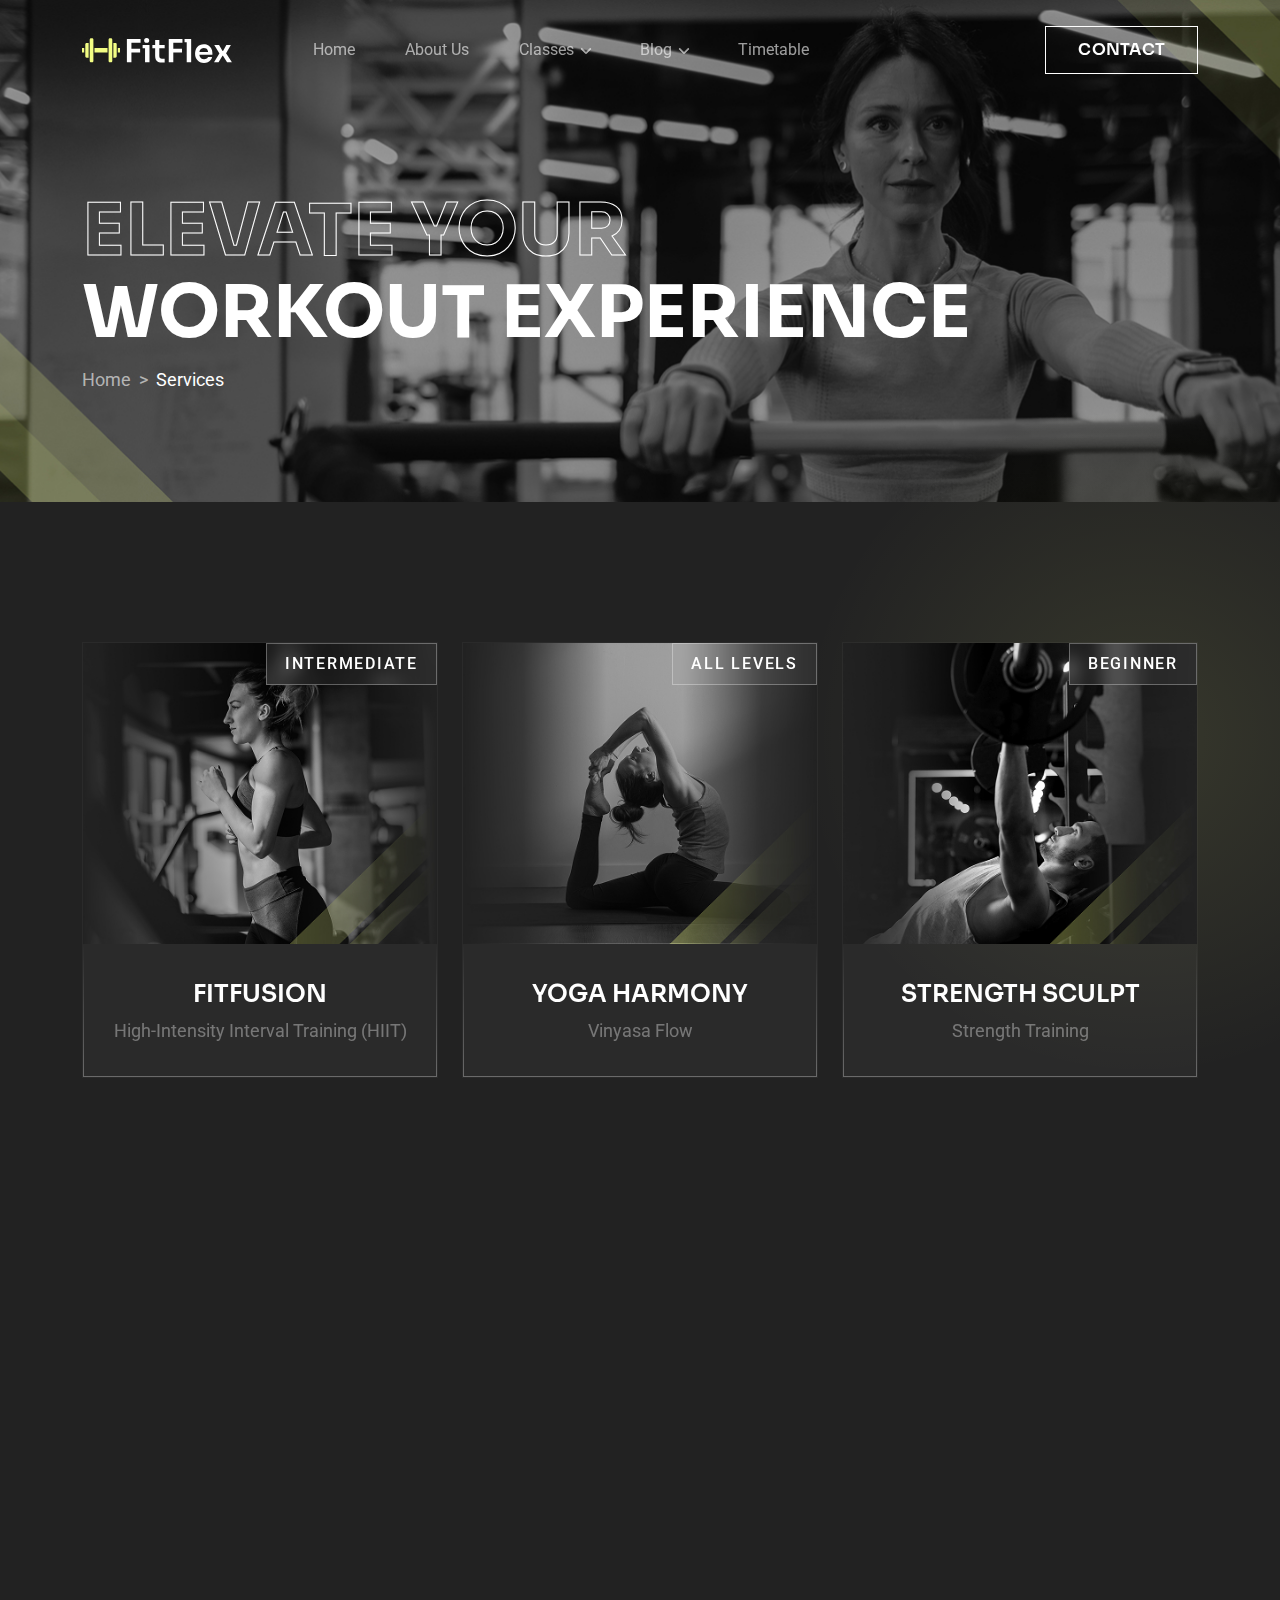
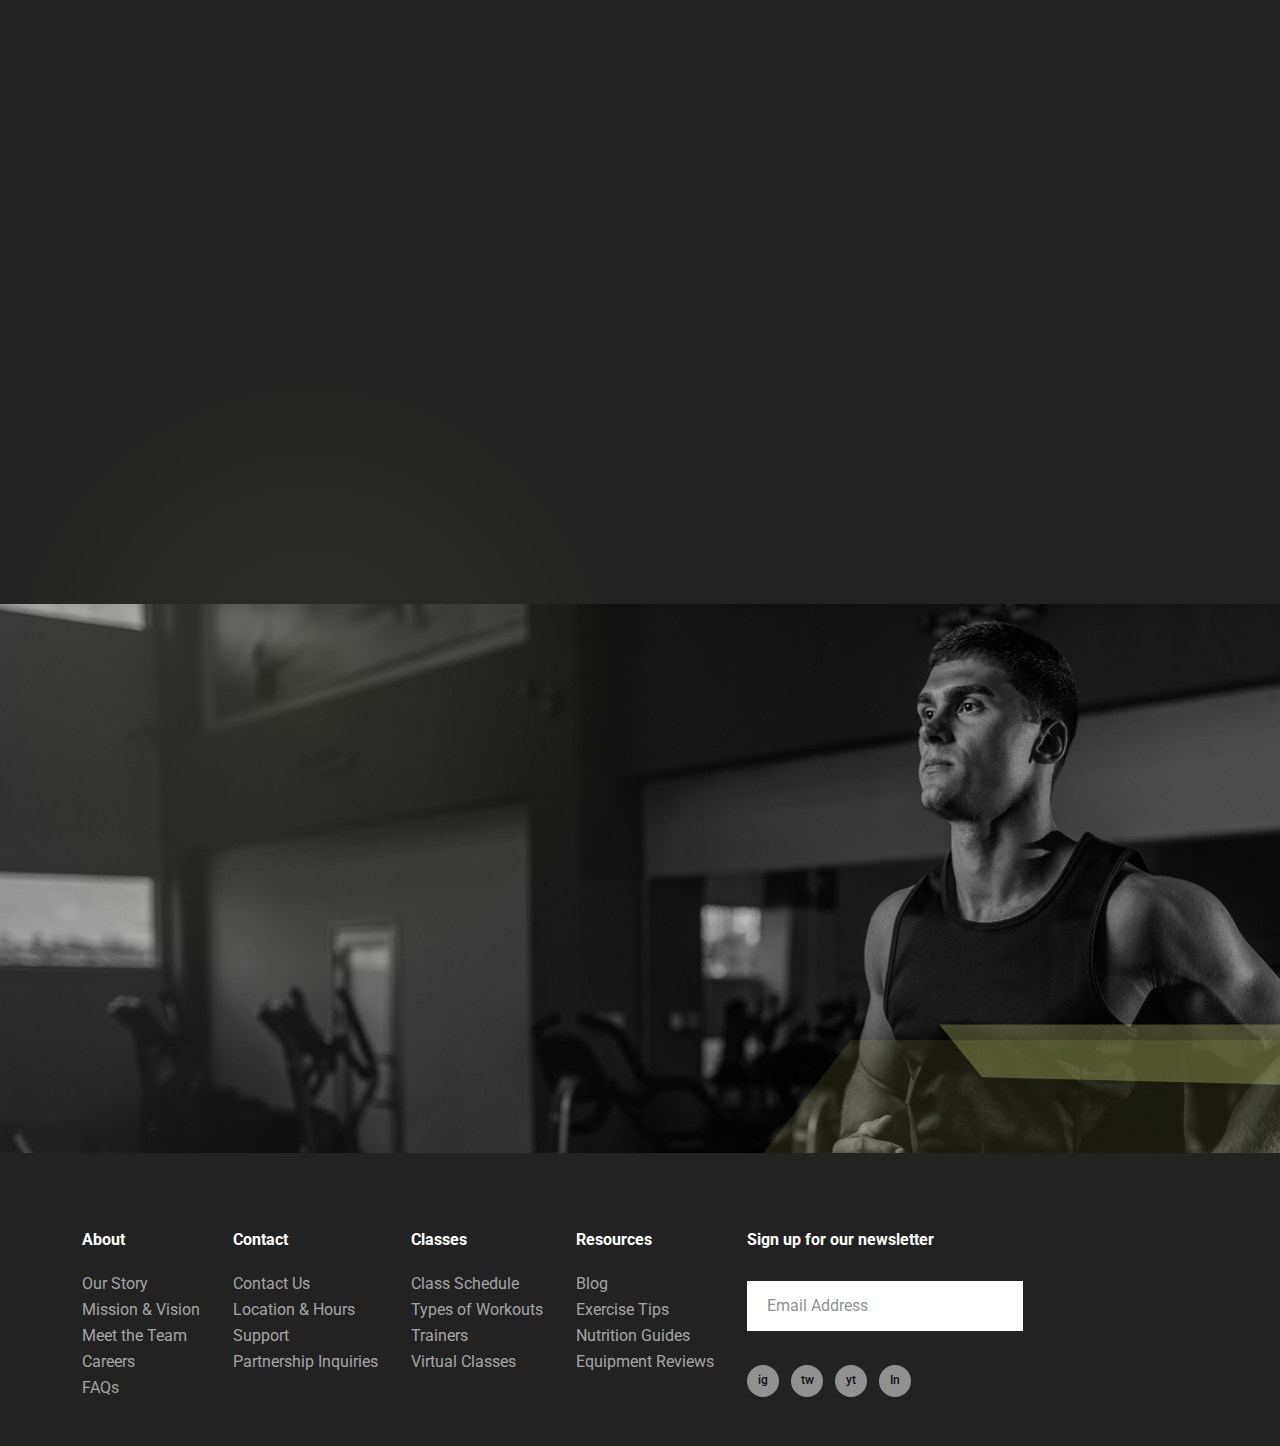
<file: classes.html>
<!DOCTYPE html>
<html class="no-js" lang="en">
  <head>
    <!-- Meta Tags -->
    <meta charset="utf-8" >
    <meta http-equiv="x-ua-compatible" content="ie=edge" >
    <meta name="viewport" content="width=device-width, initial-scale=1" >
    <meta name="description" content="FitFlex - Fitness Studio Website HTML Template" >
    <meta name="author" content="Laralink" >
    <!-- Favicon Icon -->
    <link rel="icon" href="assets/img/favicon.png" >
    <!-- Site Title -->
    <title>FitFlex - Fitness Studio Website HTML Template</title>
    <link rel="stylesheet" href="assets/css/bootstrap.min.css" >
    <link rel="stylesheet" href="assets/css/fontawesome.min.css" >
    <link rel="stylesheet" href="assets/css/slick.min.css" >
    <link rel="stylesheet" href="assets/css/animate.css" >
    <link rel="stylesheet" href="assets/css/lightgallery.min.css" >
    <link rel="stylesheet" href="assets/css/odometer.css" >
    <link rel="stylesheet" href="assets/css/style.css" >
  </head>
  <body>
    <!-- Preloader Start -->
    <div class="cs_preloader">
      <div class="cs_preloader_in">
        <span></span>
        <span></span>
        <span></span>
        <span></span>
      </div>
      <div class="cs_preloader_text">Loading...</div>
    </div>
    <!-- Preloader End -->
    <!-- Start Header Section -->
    <header class="cs_site_header cs_style_1 cs_sticky_header">
      <div class="cs_main_header cs_fs_16">
        <div class="container">
          <div class="cs_main_header_in">
            <div class="cs_main_header_left">
              <a class="cs_site_branding" href="index.html" aria-label="Home page link">
              <img src="assets/img/logo.svg" alt="Logo">
              </a>
              <div class="cs_nav">
                <div class="cs_nav_list_wrap">
                  <ul class="cs_nav_list">
                    <li><a href="index.html" aria-label="Menu link">Home</a></li>
                    <li><a href="about.html" aria-label="Menu link">About Us</a></li>
                    <li class="menu-item-has-children">
                      <a href="classes.html" aria-label="Menu link">Classes</a>
                      <ul>
                        <li><a href="classes.html" aria-label="Menu link">Classes</a></li>
                        <li><a href="class-details.html" aria-label="Menu link">Class Details</a></li>
                      </ul>
                    </li>
                    <li class="menu-item-has-children">
                      <a href="blog.html" aria-label="Menu link">Blog</a>
                      <ul>
                        <li><a href="blog.html" aria-label="Menu link">Blog</a></li>
                        <li><a href="blog-details.html" aria-label="Menu link">Blog Details</a>
                        </li>
                      </ul>
                    </li>
                    <li><a href="timetable.html" aria-label="Menu link">Timetable</a></li>
                  </ul>
                </div>
              </div>
            </div>
            <div class="cs_main_header_right">
              <a href="contact.html" aria-label="Contact button" class="cs_btn_style_1 cs_heading_font">
              <span>CONTACT</span>
              </a>
            </div>
          </div>
        </div>
      </div>
    </header>
    <!-- End Header Section -->
    <!-- Start of Hero Section  -->
    <section class="cs_bg_filed cs_hero_style_2" data-src="assets/img/Hero_Services.jpg">
      <div class="cs_height_150 cs_height_lg_80"></div>
      <div class="cs_height_40 cs_height_lg_40"></div>
      <div class="container">
        <div class="cs_section_heading_style_1 ">
          <h1 class="cs_text_strock cs_fs_72 cs_bold cs_mb_12 wow fadeInDown"><span>ELEVATE YOUR </span>WORKOUT EXPERIENCE</h1>
          <ol class="cs_breadcrumb_style_1 cs_fs_18 breadcrumb mb-0">
            <li class="breadcrumb-item"><a href="/" aria-label="Back to home button">Home</a></li>
            <li class="breadcrumb-item active">Services</li>
          </ol>
        </div>
      </div>
      <div class="cs_height_108 cs_height_lg_80"></div>
    </section>
    <!-- End of Hero Section  -->
    <!-- Start of Classes Service Items Section -->
    <section class="cs_service_card">
      <div class="cs_height_140 cs_height_lg_80"></div>
      <div class="container position-relative">
        <div class="row justify-content-center cs_gap_y_40">
          <div class="col-lg-4 col-sm-6 cs_hobble">
            <div class="cs_card_style_4 wow fadeInUp  cs_hover_layer1 cs_hover_layer1">
              <div class="cs_card_thumbnail position-relative">
                <img src="assets/img/Item_1_Services.jpg" alt="Card image">
                <span class="cs_badge cs_heading_color cs_medium position-absolute">INTERMEDIATE</span>
                <a href="class-details.html" aria-label="Service details link" class="cs_btn_style_1 cs_heading_font position-absolute">View More</a>
              </div>
              <div class="cs_card_info cs_center_column text-center">
                <h2 class="cs_card_title cs_accent_color cs_mb_5 cs_fs_24 cs_hover_layer3 cs_hover_layer3">
                  <a href="class-details.html" aria-label="Service details link">FITFUSION</a>
                </h2>
                <p class="cs_card_text cs_fs_18 mb-0">High-Intensity Interval Training (HIIT)</p>
              </div>
            </div>
          </div>
          <div class="col-lg-4 col-sm-6 cs_hobble">
            <div class="cs_card_style_4 wow fadeInUp  cs_hover_layer1">
              <div class="cs_card_thumbnail position-relative">
                <img src="assets/img/Item_2_Services.jpg" alt="Card image">
                <span class="cs_badge cs_heading_color cs_medium position-absolute">ALL LEVELS</span>
                <a href="class-details.html" aria-label="Service details link" class="cs_btn_style_1 cs_heading_font position-absolute">View More</a>
              </div>
              <div class="cs_card_info cs_center_column text-center">
                <h2 class="cs_card_title cs_accent_color cs_mb_5 cs_fs_24 cs_hover_layer3">
                  <a href="class-details.html" aria-label="Service details link">YOGA HARMONY</a>
                </h2>
                <p class="cs_card_text cs_fs_18 mb-0">Vinyasa Flow</p>
              </div>
            </div>
          </div>
          <div class="col-lg-4 col-sm-6 cs_hobble">
            <div class="cs_card_style_4 wow fadeInUp  cs_hover_layer1">
              <div class="cs_card_thumbnail position-relative">
                <img src="assets/img/Item_3_Services.jpg" alt="Card image">
                <span class="cs_badge cs_heading_color cs_medium position-absolute">BEGINNER</span>
                <a href="class-details.html" aria-label="Service details link" class="cs_btn_style_1 cs_heading_font position-absolute">View More</a>
              </div>
              <div class="cs_card_info cs_center_column text-center">
                <h2 class="cs_card_title cs_accent_color cs_mb_5 cs_fs_24 cs_hover_layer3">
                  <a href="class-details.html" aria-label="Service details link">STRENGTH SCULPT</a>
                </h2>
                <p class="cs_card_text cs_fs_18 mb-0">Strength Training</p>
              </div>
            </div>
          </div>
          <div class="col-lg-4 col-sm-6 cs_hobble">
            <div class="cs_card_style_4 wow fadeInUp  cs_hover_layer1">
              <div class="cs_card_thumbnail position-relative">
                <img src="assets/img/Item_4_Services.jpg" alt="Card image">
                <span class="cs_badge cs_heading_color cs_medium position-absolute">ALL LEVELS</span>
                <a href="class-details.html" aria-label="Service details link" class="cs_btn_style_1 cs_heading_font position-absolute">View More</a>
              </div>
              <div class="cs_card_info cs_center_column text-center">
                <h2 class="cs_card_title cs_accent_color cs_mb_5 cs_fs_24 cs_hover_layer3">
                  <a href="class-details.html" aria-label="Service details link">CARDIO KICK</a>
                </h2>
                <p class="cs_card_text cs_fs_18 mb-0">Kickboxing Cardio</p>
              </div>
            </div>
          </div>
          <div class="col-lg-4 col-sm-6 cs_hobble">
            <div class="cs_card_style_4 wow fadeInUp  cs_hover_layer1">
              <div class="cs_card_thumbnail position-relative">
                <img src="assets/img/Item_5_Services.jpg" alt="Card image">
                <span class="cs_badge cs_heading_color cs_medium position-absolute">BEGINNER</span>
                <a href="class-details.html" aria-label="Service details link" class="cs_btn_style_1 cs_heading_font position-absolute">View More</a>
              </div>
              <div class="cs_card_info cs_center_column text-center">
                <h2 class="cs_card_title cs_accent_color cs_mb_5 cs_fs_24 cs_hover_layer3">
                  <a href="class-details.html" aria-label="Service details link">MINDFUL PILATES</a>
                </h2>
                <p class="cs_card_text cs_fs_18 mb-0">Pilates</p>
              </div>
            </div>
          </div>
          <div class="col-lg-4 col-sm-6 cs_hobble">
            <div class="cs_card_style_4 wow fadeInUp  cs_hover_layer1">
              <div class="cs_card_thumbnail position-relative">
                <img src="assets/img/Item_6_Services.jpg" alt="Card image">
                <span class="cs_badge cs_heading_color cs_medium position-absolute">ALL LEVELS</span>
                <a href="class-details.html" aria-label="Service details link" class="cs_btn_style_1 cs_heading_font position-absolute">View More</a>
              </div>
              <div class="cs_card_info cs_center_column text-center">
                <h2 class="cs_card_title cs_accent_color cs_mb_5 cs_fs_24 cs_hover_layer3">
                  <a href="class-details.html" aria-label="Service details link">CYCLE FUSION</a>
                </h2>
                <p class="cs_card_text cs_fs_18 mb-0">Indoor Cycling</p>
              </div>
            </div>
          </div>
          <div class="col-lg-4 col-sm-6 cs_hobble">
            <div class="cs_card_style_4 wow fadeInUp  cs_hover_layer1">
              <div class="cs_card_thumbnail position-relative">
                <img src="assets/img/Item_7_Services.jpg" alt="Card image">
                <span class="cs_badge cs_heading_color cs_medium position-absolute">INTERMEDIATE</span>
                <a href="class-details.html" aria-label="Service details link" class="cs_btn_style_1 cs_heading_font position-absolute">View More</a>
              </div>
              <div class="cs_card_info cs_center_column text-center">
                <h2 class="cs_card_title cs_accent_color cs_mb_5 cs_fs_24 cs_hover_layer3">
                  <a href="class-details.html" aria-label="Service details link">ZEN STRETCH</a>
                </h2>
                <p class="cs_card_text cs_fs_18 mb-0">Stretch and Relaxation</p>
              </div>
            </div>
          </div>
          <div class="col-lg-4 col-sm-6 cs_hobble">
            <div class="cs_card_style_4 wow fadeInUp  cs_hover_layer1">
              <div class="cs_card_thumbnail position-relative">
                <img src="assets/img/Item_8_Services.jpg" alt="Card image">
                <span class="cs_badge cs_heading_color cs_medium position-absolute">ALL LEVELS</span>
                <a href="class-details.html" aria-label="Service details link" class="cs_btn_style_1 cs_heading_font position-absolute">View More</a>
              </div>
              <div class="cs_card_info cs_center_column text-center">
                <h2 class="cs_card_title cs_accent_color cs_mb_5 cs_fs_24 cs_hover_layer3">
                  <a href="class-details.html" aria-label="Service details link">DANCE CARDIO GROOVE</a>
                </h2>
                <p class="cs_card_text cs_fs_18 mb-0">Dance Fitness</p>
              </div>
            </div>
          </div>
          <div class="col-lg-4 col-sm-6 cs_hobble">
            <div class="cs_card_style_4 wow fadeInUp  cs_hover_layer1">
              <div class="cs_card_thumbnail position-relative">
                <img src="assets/img/Item_9_Services.jpg" alt="Card image">
                <span class="cs_badge cs_heading_color cs_medium position-absolute">ADVANCED</span>
                <a href="class-details.html" aria-label="Service details link" class="cs_btn_style_1 cs_heading_font position-absolute">View More</a>
              </div>
              <div class="cs_card_info cs_center_column text-center">
                <h2 class="cs_card_title cs_accent_color cs_mb_5 cs_fs_24 cs_hover_layer3">
                  <a href="class-details.html" aria-label="Service details link">FUNCTIONAL FITNESS</a>
                </h2>
                <p class="cs_card_text cs_fs_18 mb-0">CrossFit-inspired</p>
              </div>
            </div>
          </div>
        </div>
        <div class="cs_radial_gradiant"></div>
      </div>
      <div class="cs_height_140 cs_height_lg_80"></div>
    </section>
    <!-- End of Classes Service Items Section -->
    <!-- Start CTA Section -->
    <section class="cs_bg_filed cs_cta_style_3" data-src="assets/img/CTA_Services.jpg">
      <div class="cs_height_107 cs_height_lg_80"></div>
      <div class="container position-relative">
        <div class="cs_cta_content">
          <h2 class="cs_fs_54 cs_text_strock wow fadeInDown">READY TO EXPERIENCE <span>THE VARIETY AND EFFECTIVENESS </span>OF OUR CLASSES?</h2>
          <a href="contact.html" aria-label="Contact button" class="cs_btn_style_1 cs_heading_font wow fadeInUp">SIGN UP FOR A CLASS</a>
        </div>
        <div class="cs_radial_gradiant"></div>
      </div>
      <div class="cs_height_117 cs_height_lg_80"></div>
    </section>
    <!-- End CTA Section -->
    <!-- Start of Footer --> 
    <footer class="cs_footer_style_1">
      <div class="container">
        <div class="cs_footer_row">
          <div class="cs_footer_col">
            <div class="cs_footer_widget">
              <h2 class="cs_footer_widget_title">About</h2>
              <ul class="cs_footer_widget_menu cs_mp_0">
                <li><a href="#" aria-label="Footer link">Our Story</a></li>
                <li><a href="#" aria-label="Footer link">Mission & Vision</a></li>
                <li><a href="#" aria-label="Footer link">Meet the Team</a></li>
                <li><a href="#" aria-label="Footer link">Careers</a></li>
                <li><a href="#" aria-label="Footer link">FAQs</a></li>
              </ul>
            </div>
          </div>
          <div class="cs_footer_col">
            <div class="cs_footer_widget">
              <h2 class="cs_footer_widget_title">Contact</h2>
              <ul class="cs_footer_widget_menu cs_mp_0">
                <li><a href="contact.html">Contact Us</a></li>
                <li><a href="#" aria-label="Footer link">Location & Hours</a></li>
                <li><a href="#" aria-label="Footer link">Support</a></li>
                <li><a href="#" aria-label="Footer link">Partnership Inquiries</a></li>
              </ul>
            </div>
          </div>
          <div class="cs_footer_col">
            <div class="cs_footer_widget">
              <h2 class="cs_footer_widget_title">Classes</h2>
              <ul class="cs_footer_widget_menu cs_mp_0">
                <li><a href="timetable.html" aria-label="Footer link">Class Schedule</a></li>
                <li><a href="#" aria-label="Footer link">Types of Workouts</a></li>
                <li><a href="about.html">Trainers</a></li>
                <li><a href="#" aria-label="Footer link">Virtual Classes</a></li>
              </ul>
            </div>
          </div>
          <div class="cs_footer_col">
            <div class="cs_footer_widget">
              <h2 class="cs_footer_widget_title">Resources</h2>
              <ul class="cs_footer_widget_menu cs_mp_0">
                <li><a href="blog.html" aria-label="Footer link">Blog</a></li>
                <li><a href="#" aria-label="Footer link">Exercise Tips</a></li>
                <li><a href="#" aria-label="Footer link">Nutrition Guides</a></li>
                <li><a href="#" aria-label="Footer link">Equipment Reviews</a></li>
              </ul>
            </div>
          </div>
          <div class="cs_footer_col">
            <div class="cs_footer_widget">
              <div class="cs_text_widget">
                <h2 class="cs_footer_widget_title">Sign up for our newsletter</h2>
              </div>
            </div>
            <div class="cs_footer_widget">
              <form action="#" class="cs_newsletter cs_style_1">
                <input type="email" name="email" placeholder="Email Address" class="cs_newsletter_input" autocomplete="email">
                <button type="submit" class="cs_heading_font cs_newsletter_btn wow fadeInRight">SUBSCRIBE</button>
              </form>
            </div>
            <div class="cs_social_btns">
              <a href="#" aria-label="Social link">ig</a>
              <a href="#" aria-label="Social link">tw</a>
              <a href="#" aria-label="Social link">yt</a>
              <a href="#" aria-label="Social link">In</a>
            </div>
          </div>
        </div>
      </div>
    </footer>
    <!-- End of footer -->
    <!-- Start Scroll Top Button -->
    <button type="button" aria-label="Scroll to top button" class="cs_scrollup">
    <i class="fa-solid fa-arrow-up"></i>
    </button>
    <!-- End Scroll Top Button -->
    <!-- Script -->
    <script src="assets/js/jquery-3.7.1.min.js"></script>
    <script src="assets/js/jquery.slick.min.js"></script>
    <script src="assets/js/wow.min.js"></script>
    <script src="assets/js/lightgallery.min.js"></script>
    <script src="assets/js/odometer.min.js"></script>
    <script src="assets/js/main.js"></script>
  </body>
</html>
</file>
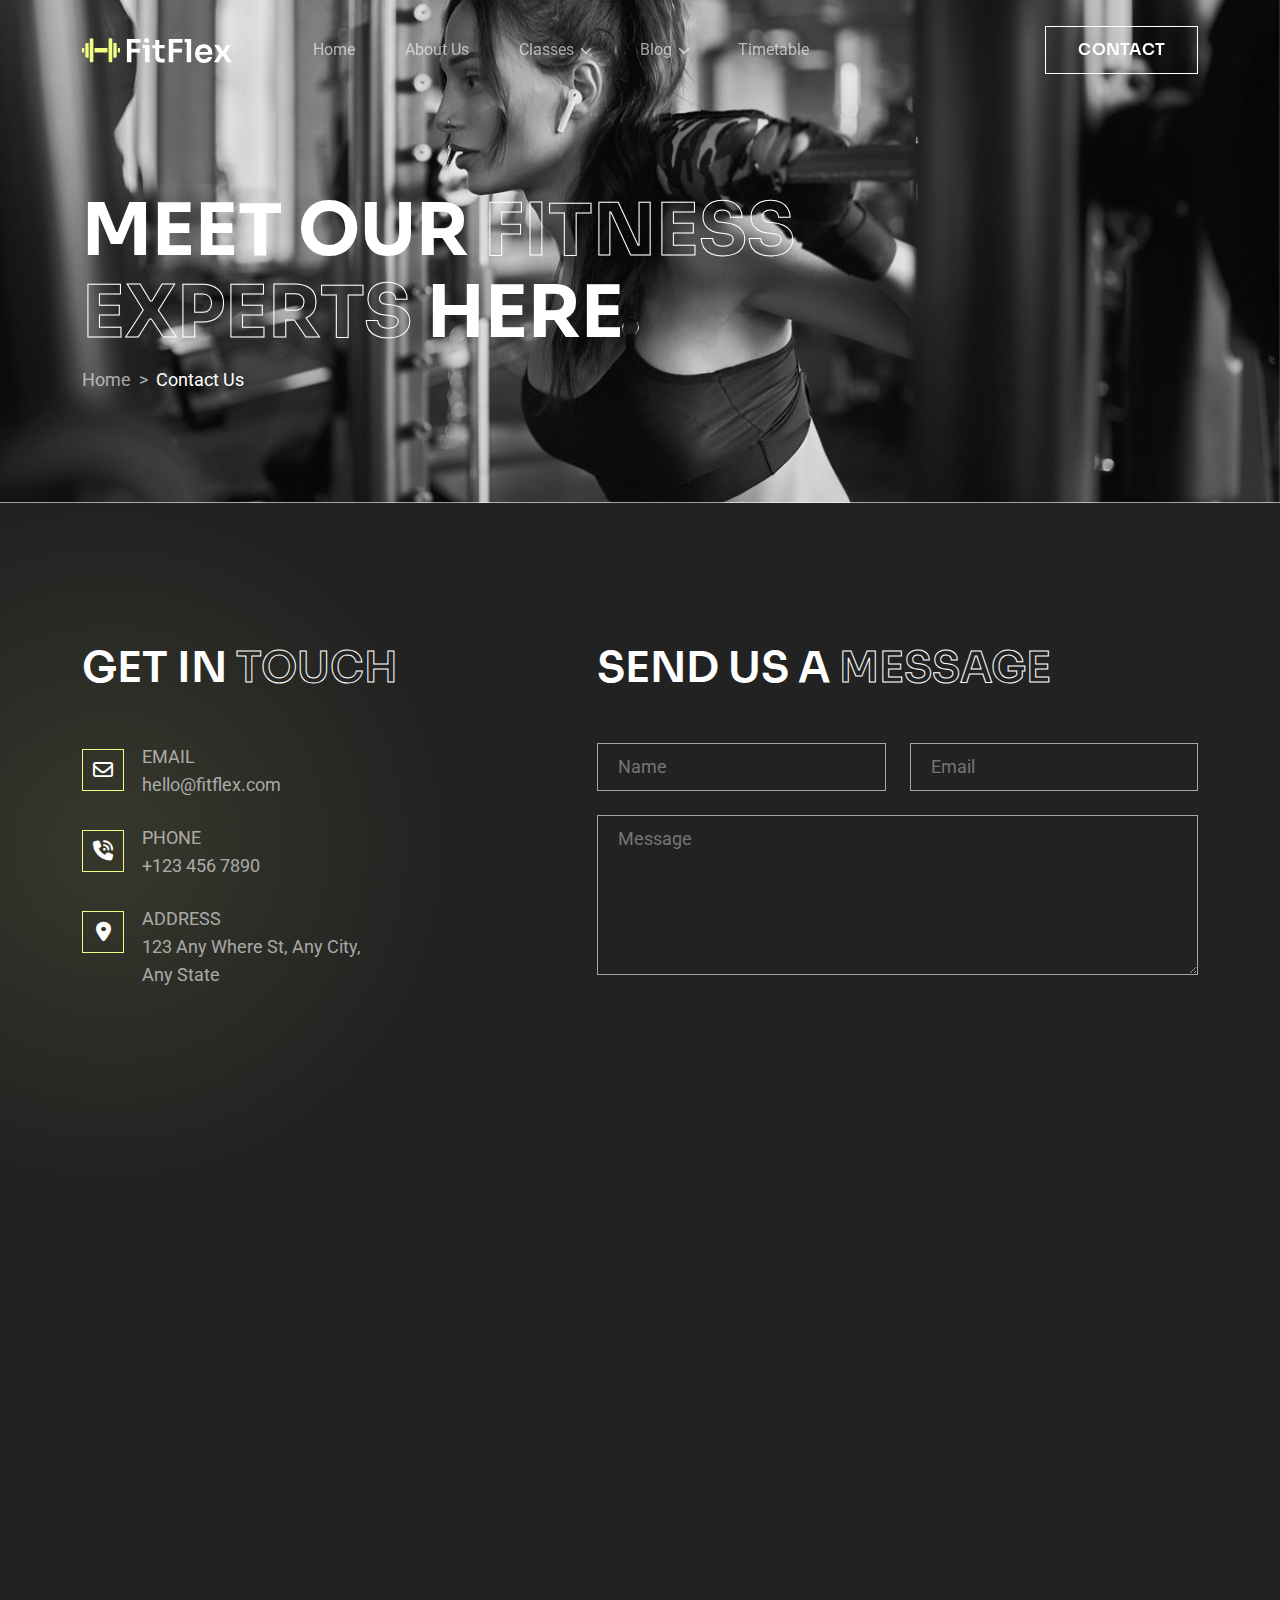
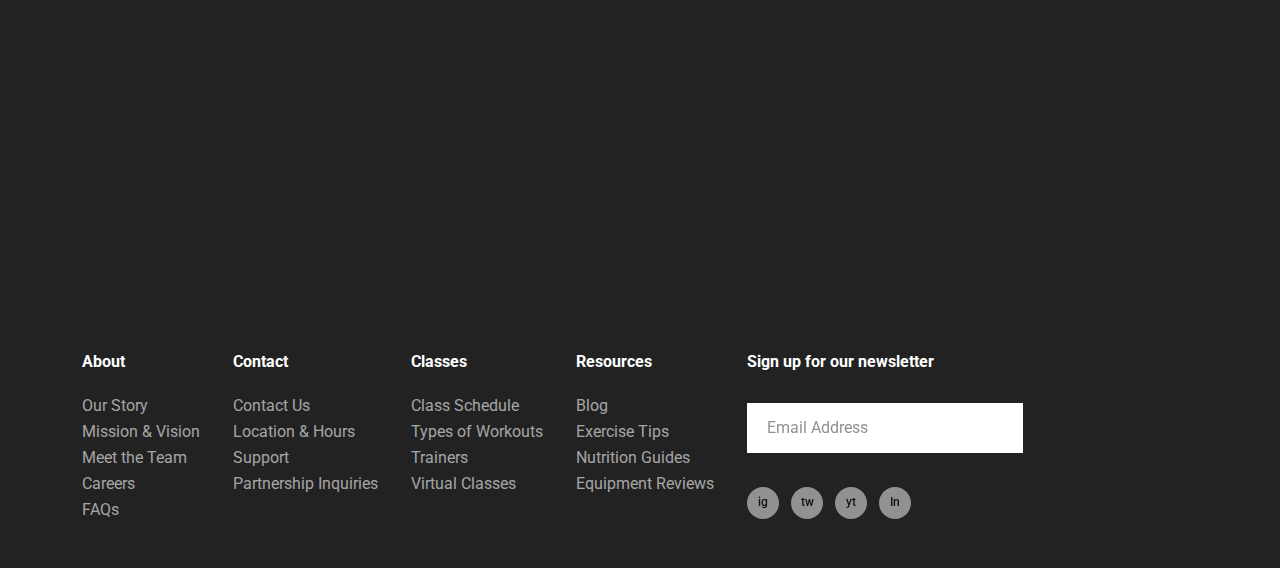
<file: contact.html>
<!DOCTYPE html>
<html class="no-js" lang="en">
  <head>
    <!-- Meta Tags -->
    <meta charset="utf-8" >
    <meta http-equiv="x-ua-compatible" content="ie=edge" >
    <meta name="viewport" content="width=device-width, initial-scale=1" >
    <meta name="description" content="FitFlex - Fitness Studio Website HTML Template" >
    <meta name="author" content="Laralink" >
    <!-- Favicon Icon -->
    <link rel="icon" href="assets/img/favicon.png" >
    <!-- Site Title -->
    <title>FitFlex - Fitness Studio Website HTML Template</title>
    <link rel="stylesheet" href="assets/css/bootstrap.min.css" >
    <link rel="stylesheet" href="assets/css/fontawesome.min.css" >
    <link rel="stylesheet" href="assets/css/slick.min.css" >
    <link rel="stylesheet" href="assets/css/animate.css" >
    <link rel="stylesheet" href="assets/css/lightgallery.min.css" >
    <link rel="stylesheet" href="assets/css/odometer.css" >
    <link rel="stylesheet" href="assets/css/style.css" >
  </head>
  <body>
    <!-- Preloader Start -->
    <div class="cs_preloader">
      <div class="cs_preloader_in">
        <span></span>
        <span></span>
        <span></span>
        <span></span>
      </div>
      <div class="cs_preloader_text">Loading...</div>
    </div>
    <!-- Preloader End -->
    <!-- Start Header Section -->
    <header class="cs_site_header cs_style_1 cs_sticky_header">
      <div class="cs_main_header cs_fs_16">
        <div class="container">
          <div class="cs_main_header_in">
            <div class="cs_main_header_left">
              <a class="cs_site_branding" href="index.html" aria-label="Home page link">
              <img src="assets/img/logo.svg" alt="Logo">
              </a>
              <div class="cs_nav">
                <div class="cs_nav_list_wrap">
                  <ul class="cs_nav_list">
                    <li><a href="index.html" aria-label="Menu link">Home</a></li>
                    <li><a href="about.html" aria-label="Menu link">About Us</a></li>
                    <li class="menu-item-has-children">
                      <a href="classes.html" aria-label="Menu link">Classes</a>
                      <ul>
                        <li><a href="classes.html" aria-label="Menu link">Classes</a></li>
                        <li><a href="class-details.html" aria-label="Menu link">Class Details</a></li>
                      </ul>
                    </li>
                    <li class="menu-item-has-children">
                      <a href="blog.html" aria-label="Menu link">Blog</a>
                      <ul>
                        <li><a href="blog.html" aria-label="Menu link">Blog</a></li>
                        <li><a href="blog-details.html" aria-label="Menu link">Blog Details</a>
                        </li>
                      </ul>
                    </li>
                    <li><a href="timetable.html" aria-label="Menu link">Timetable</a></li>
                  </ul>
                </div>
              </div>
            </div>
            <div class="cs_main_header_right">
              <a href="contact.html" aria-label="Contact button" class="cs_btn_style_1 cs_heading_font">
              <span>CONTACT</span>
              </a>
            </div>
          </div>
        </div>
      </div>
    </header>
    <!-- End Header Section -->
    <!-- Start of Hero Section  -->
    <section class="cs_bg_filed cs_hero_style_2" data-src="assets/img/Gallery_3_lg_Service_Details.jpg">
      <div class="cs_height_150 cs_height_lg_80"></div>
      <div class="cs_height_40 cs_height_lg_40"></div>
      <div class="container">
        <div class="cs_section_heading_style_1 ">
          <h1 class="cs_text_strock cs_fs_72 cs_bold cs_mb_12 wow fadeInDown">MEET OUR <span>FITNESS EXPERTS </span> HERE
          </h1>
          <ol class="cs_breadcrumb_style_1 cs_fs_18 breadcrumb mb-0">
            <li class="breadcrumb-item"><a href="/" aria-label="Back to home button">Home</a></li>
            <li class="breadcrumb-item active">Contact Us</li>
          </ol>
        </div>
      </div>
      <div class="cs_height_108 cs_height_lg_80"></div>
      <hr>
    </section>
    <!-- End of Hero Section  -->
    <!-- Start Contact Section -->
    <section class="cs_contact_style_1">
      <div class="cs_height_140 cs_height_lg_80"></div>
      <div class="container position-relative">
        <div class="cs_radial_gradiant"></div>
        <div class="row cs_gap_y_40">
          <div class="col-lg-5">
            <div class="cs_section_heading cs_mb_50">
              <h2 class="cs_section_title mb-0 cs_text_strock wow fadeInDown">GET IN <span>TOUCH</span></h2>
            </div>
            <ul class="cs_contact_info cs_mp_0 flex-column">
              <li>
                <span class="cs_iconbox_icon cs_center">
                <i class="fa-regular fa-envelope"></i>
                </span>
                <p class="mb-0 cs_fs_18">EMAIL</p>
                <p class="mb-0 cs_fs_18"><a href="mailto:hello@fitflex.com">hello@fitflex.com</a></p>
              </li>
              <li>
                <span class="cs_iconbox_icon cs_center">
                <i class="fa-solid fa-phone-volume"></i>
                </span>
                <p class="mb-0 cs_fs_18">PHONE</p>
                <p class="mb-0 cs_fs_18"><a href="tel:+1234567890">+123 456 7890</a></p>
              </li>
              <li>
                <span class="cs_iconbox_icon cs_center">
                <i class="fa-solid fa-location-dot"></i>
                </span>
                <p class="mb-0 cs_fs_18">ADDRESS</p>
                <p class="mb-0 cs_fs_18">123 Any Where St, Any City,<br> Any State</p>
              </li>
            </ul>
          </div>
          <div class="col-lg-7">
            <div class="cs_contact_form_1">
              <div class="cs_section_heading cs_mb_50">
                <h2 class="cs_section_title mb-0 cs_text_strock wow fadeInDown">SEND US A <span>MESSAGE</span></h2>
              </div>
              <form action="https://api.web3forms.com/submit" method="POST" class="row cs_gap_y_24 cs_fs_18"
                id="cs_form">
                <input type="hidden" name="access_key" value="cd98b256-0db3-478c-ab28-1ec94f80447c">
                <div class="col-sm-6">
                  <input type="text" name="name" class="cs_form_field" placeholder="Name" autocomplete="off" required>
                </div>
                <div class="col-sm-6">
                  <input type="email" name="email" class="cs_form_field" placeholder="Email" autocomplete="off" required>
                </div>
                <div class="col-lg-12">
                  <textarea class="cs_form_field" name="message" placeholder="Message" rows="5"
                    required></textarea>
                </div>
                <div class="col-lg-12">
                  <button class="cs_btn_style_1 w-100 wow fadeInUp" type="submit">Send Message</button>
                  <div class="cs_fs_14 cs_heading_color mt-2" id="cs_result"></div>
                </div>
              </form>
            </div>
          </div>
        </div>
      </div>
      <div class="cs_height_140 cs_height_lg_80"></div>
      <div class="container-fluid">
        <div class="cs_map">
          <iframe id="map" src="https://www.google.com/maps/embed?pb=!1m18!1m12!1m3!1d96652.27317354927!2d-74.33557928194516!3d40.79756494697628!2m3!1f0!2f0!3f0!3m2!1i1024!2i768!4f13.1!3m3!1m2!1s0x89c3a82f1352d0dd%3A0x81d4f72c4435aab5!2sTroy+Meadows+Wetlands!5e0!3m2!1sen!2sbd!4v1563075599994!5m2!1sen!2sbd"
            allowfullscreen></iframe>
        </div>
      </div>
    </section>
    <!-- End of Contact Section -->
    <!-- Start of Footer --> 
    <footer class="cs_footer_style_1">
      <div class="container">
        <div class="cs_footer_row">
          <div class="cs_footer_col">
            <div class="cs_footer_widget">
              <h2 class="cs_footer_widget_title">About</h2>
              <ul class="cs_footer_widget_menu cs_mp_0">
                <li><a href="#" aria-label="Footer link">Our Story</a></li>
                <li><a href="#" aria-label="Footer link">Mission & Vision</a></li>
                <li><a href="#" aria-label="Footer link">Meet the Team</a></li>
                <li><a href="#" aria-label="Footer link">Careers</a></li>
                <li><a href="#" aria-label="Footer link">FAQs</a></li>
              </ul>
            </div>
          </div>
          <div class="cs_footer_col">
            <div class="cs_footer_widget">
              <h2 class="cs_footer_widget_title">Contact</h2>
              <ul class="cs_footer_widget_menu cs_mp_0">
                <li><a href="contact.html">Contact Us</a></li>
                <li><a href="#" aria-label="Footer link">Location & Hours</a></li>
                <li><a href="#" aria-label="Footer link">Support</a></li>
                <li><a href="#" aria-label="Footer link">Partnership Inquiries</a></li>
              </ul>
            </div>
          </div>
          <div class="cs_footer_col">
            <div class="cs_footer_widget">
              <h2 class="cs_footer_widget_title">Classes</h2>
              <ul class="cs_footer_widget_menu cs_mp_0">
                <li><a href="timetable.html" aria-label="Footer link">Class Schedule</a></li>
                <li><a href="#" aria-label="Footer link">Types of Workouts</a></li>
                <li><a href="about.html">Trainers</a></li>
                <li><a href="#" aria-label="Footer link">Virtual Classes</a></li>
              </ul>
            </div>
          </div>
          <div class="cs_footer_col">
            <div class="cs_footer_widget">
              <h2 class="cs_footer_widget_title">Resources</h2>
              <ul class="cs_footer_widget_menu cs_mp_0">
                <li><a href="blog.html" aria-label="Footer link">Blog</a></li>
                <li><a href="#" aria-label="Footer link">Exercise Tips</a></li>
                <li><a href="#" aria-label="Footer link">Nutrition Guides</a></li>
                <li><a href="#" aria-label="Footer link">Equipment Reviews</a></li>
              </ul>
            </div>
          </div>
          <div class="cs_footer_col">
            <div class="cs_footer_widget">
              <div class="cs_text_widget">
                <h2 class="cs_footer_widget_title">Sign up for our newsletter</h2>
              </div>
            </div>
            <div class="cs_footer_widget">
              <form action="#" class="cs_newsletter cs_style_1">
                <input type="email" name="email" placeholder="Email Address" class="cs_newsletter_input" autocomplete="email">
                <button type="submit" class="cs_heading_font cs_newsletter_btn wow fadeInRight">SUBSCRIBE</button>
              </form>
            </div>
            <div class="cs_social_btns">
              <a href="#" aria-label="Social link">ig</a>
              <a href="#" aria-label="Social link">tw</a>
              <a href="#" aria-label="Social link">yt</a>
              <a href="#" aria-label="Social link">In</a>
            </div>
          </div>
        </div>
      </div>
    </footer>
    <!-- End of footer -->
    <!-- Start Scroll Top Button -->
    <button type="button" aria-label="Scroll to top button" class="cs_scrollup">
    <i class="fa-solid fa-arrow-up"></i>
    </button>
    <!-- End Scroll Top Button -->
    <!-- Script -->
    <script src="assets/js/jquery-3.7.1.min.js"></script>
    <script src="assets/js/jquery.slick.min.js"></script>
    <script src="assets/js/wow.min.js"></script>
    <script src="assets/js/lightgallery.min.js"></script>
    <script src="assets/js/odometer.min.js"></script>
    <script src="assets/js/main.js"></script>
  </body>
</html>
</file>
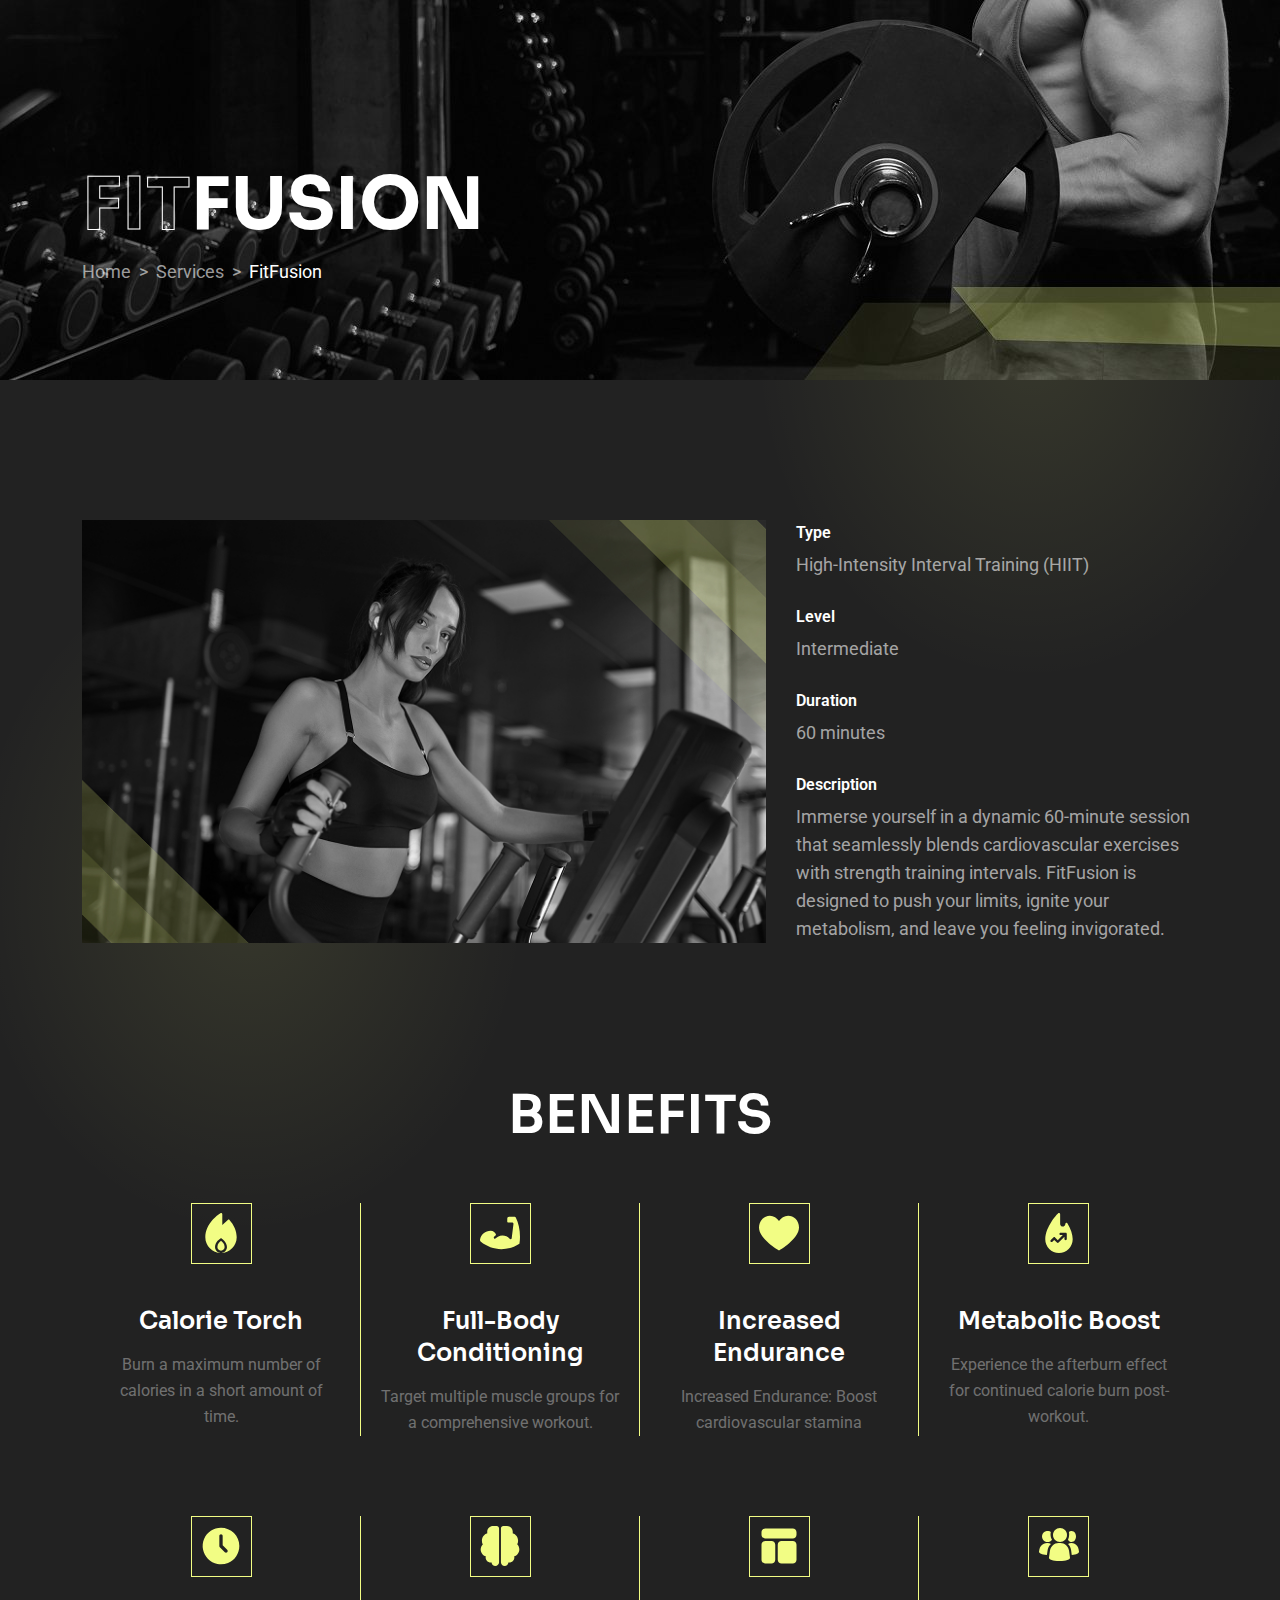
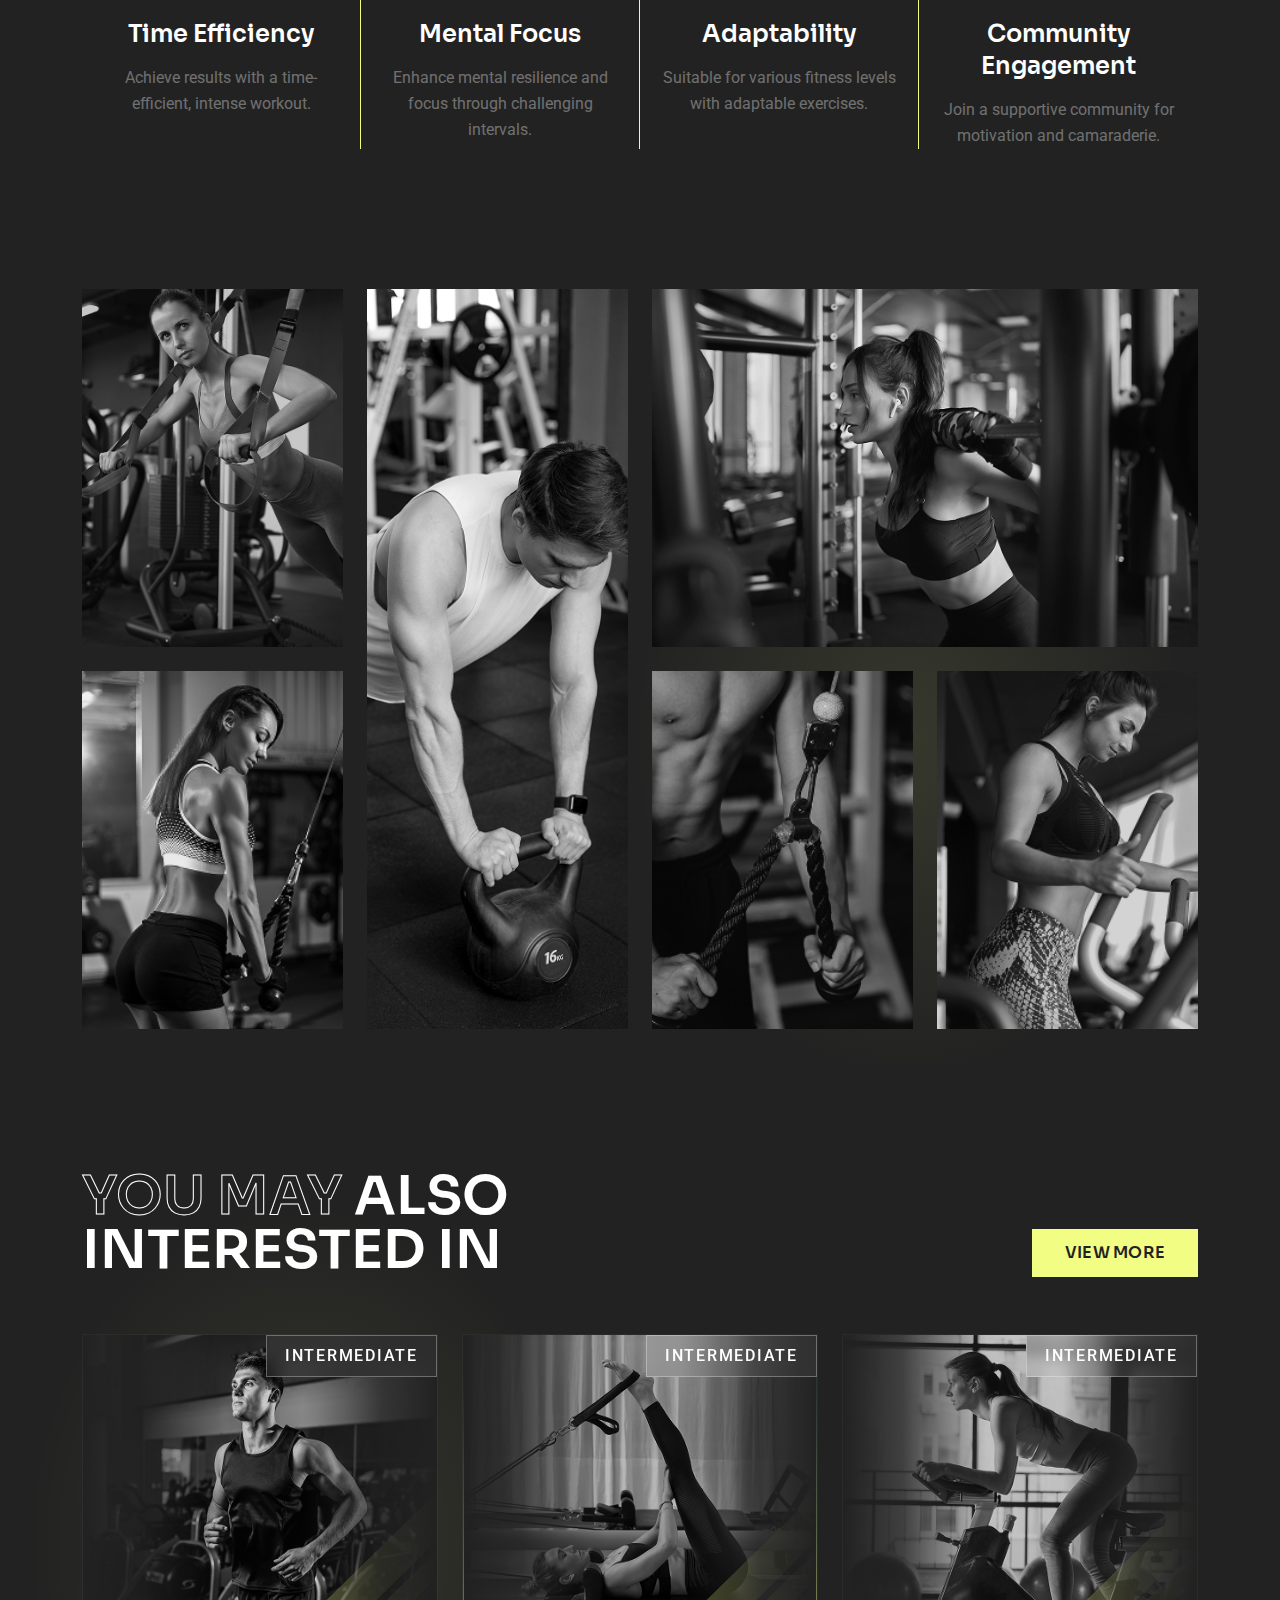
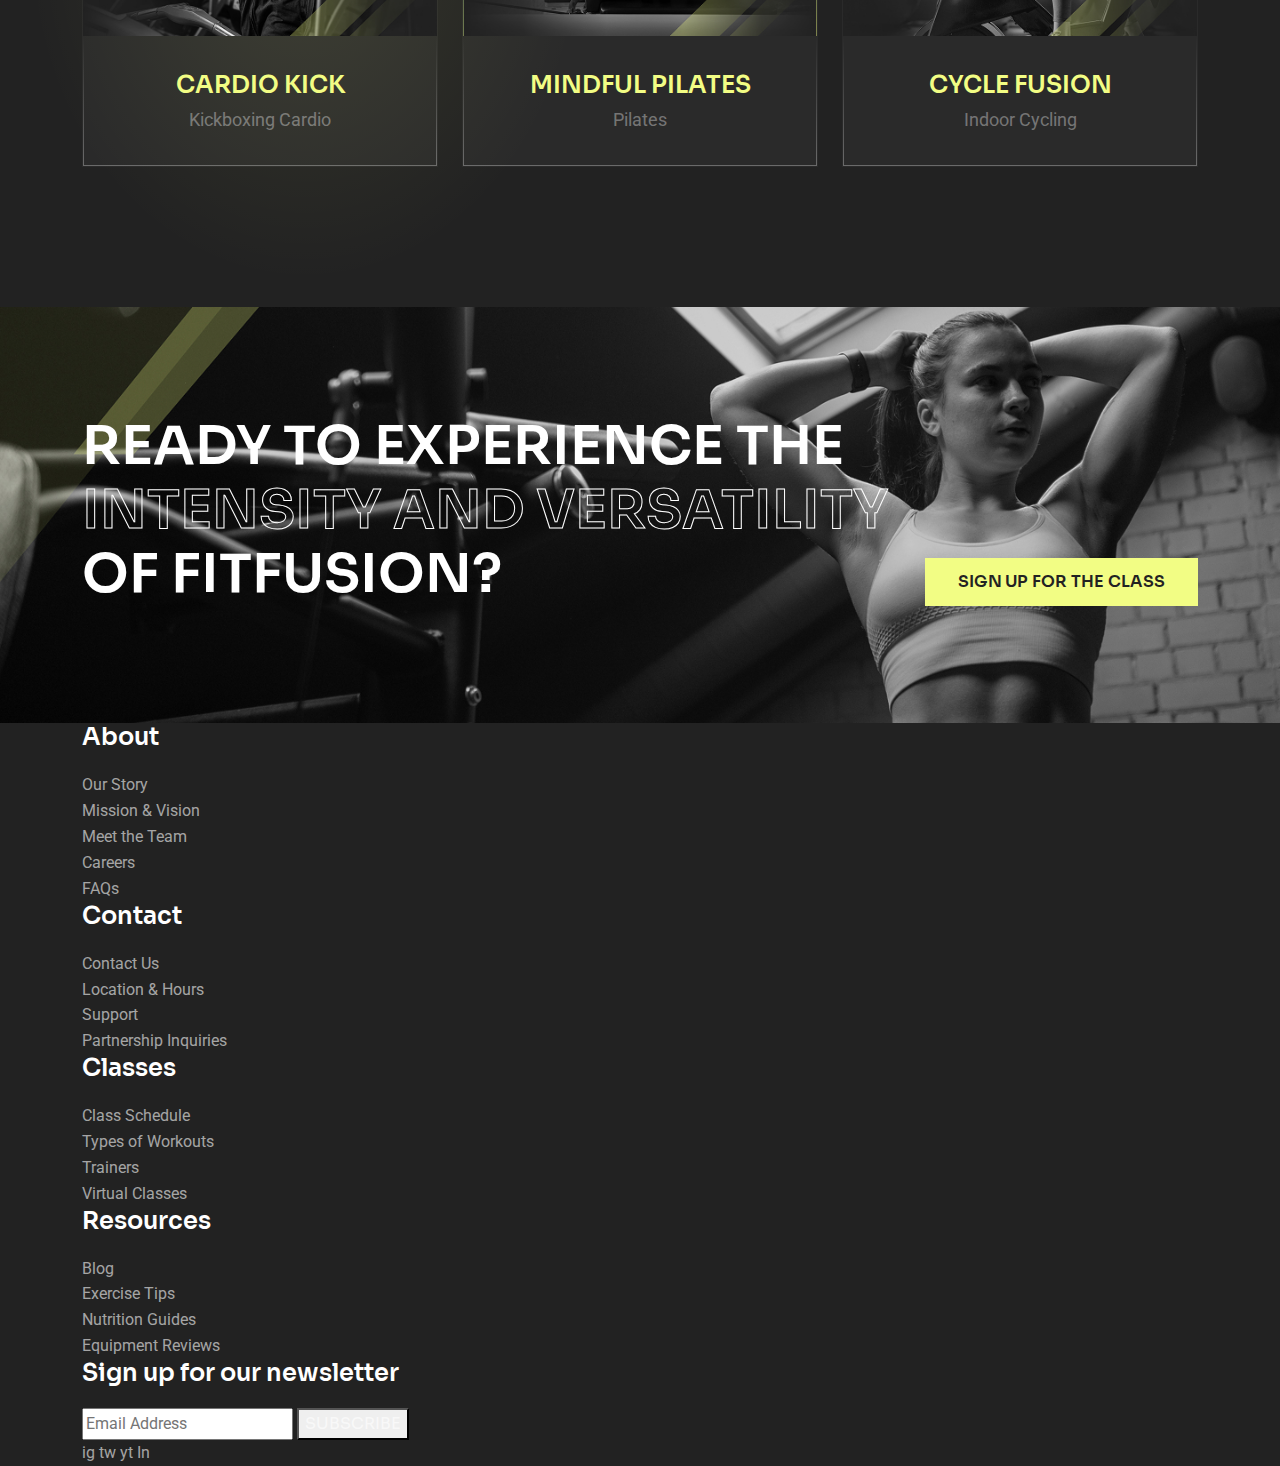
<file: services-details.html>
<!DOCTYPE html>
<html class="no-js" lang="en">

<head>
  <!-- Meta Tags -->
  <meta charset="utf-8" />
  <meta http-equiv="x-ua-compatible" content="ie=edge" />
  <meta name="viewport" content="width=device-width, initial-scale=1" />
  <meta name="author" content="Laralink" />
  <!-- Favicon Icon -->
  <link rel="icon" href="assets/img/favicon.png" />
  <!-- Site Title -->
  <title>FitFlex - Fitness Studio Website Figma Template</title>
  <link rel="stylesheet" href="assets/css/bootstrap.min.css" />
  <link rel="stylesheet" href="assets/css/fontawesome.min.css" />
  <link rel="stylesheet" href="assets/css/slick.min.css" />
  <link rel="stylesheet" href="assets/css/animate.css" />
  <link rel="stylesheet" href="assets/css/lightgallery.min.css" />
  <link rel="stylesheet" href="assets/css/style.css" />
</head>

<body>
  <!-- Start Preloader -->
  <!-- <div class="cs_preloader">
      <div class="cs_preloader_in">
        <span></span>
        <span></span>
      </div>
      <div class="cs_preloader_text">Loading...</div>
    </div> -->
  <!-- End Preloader -->

  <!-- Start Header Section -->
  <!-- <header class="cs_site_header cs_style_1 cs_sticky_header">
      <div class="cs_main_header">
        <div class="container">
          <div class="cs_main_header_in">
            <div class="cs_main_header_left">
              <a class="cs_site_branding" href="index.html">
                <img src="assets/img/logo.svg" alt="Logo">
              </a>
            </div>
            <div class="cs_main_header_right">
              <div class="cs_nav cs_heading_color">
                <nav class="cs_nav_list_wrap">
                  <ul class="cs_nav_list">
                    <li><a href="index.html">Home</a></li>
                    <li><a href="about.html">About</a></li>
                    <li><a href="project.html">Project</a></li>
                    <li><a href="blog.html">Blog</a></li>
                    <li><a href="contact.html">Contact</a></li>
                  </ul>
                </nav>
              </div>
            </div>
          </div>
        </div>
      </div>
    </header>
    <div class="cs_height_120 cs_height_lg_80"></div> -->
  <!-- End Header Section -->

  <!-- Start of Hero Section  -->
  <section class="cs_bg_filed cs_hero_section" data-src="assets/img/Hero_Service_Details.jpg">
    <div class="cs_height_150 cs_height_lg_80"></div>
    <div class="cs_height_14 cs_height_lg_14"></div>

    <div class="container">
      <div class="cs_section_heading_style_1 ">
        <h1 class="cs_text_strock cs_fs_72 cs_bold cs_mb_12"><span>FIT</span>FUSION</h1>
        <ol class="cs_breadcrumb_style_1 cs_fs_18 breadcrumb mb-0">
          <li class="breadcrumb-item"><a href="/" aria-label="Back to home button">Home</a></li>
          <li class="breadcrumb-item">Services</li>
          <li class="breadcrumb-item active">FitFusion</li>
        </ol>
      </div>
    </div>

    <div class="cs_height_94 cs_height_lg_80"></div>
  </section>
  <!-- End of Hero Section  -->

  <!-- Start About Section -->
  <section class="cs_class_about_section">
    <div class="cs_height_140 cs_height_lg_80"></div>

    <div class="container position-relative">
      <div class="cs_radial_gradiant_2"></div>

      <div class="cs_about_style_1 d-flex justify-content-between ">
        <div class="cs_about_image">
          <img src="assets/img/About_Service_Details.jpg" alt="features of fitflex">
        </div>

        <div class="cs_about_content cs_center">
          <ul class="cs_feature_list cs_mp_0">
            <li>
              <h4 class="cs_feature_title cs_secondary_font cs_fs_16">Type</h4>
              <p class="cs_feature_subtitle cs_fs_18 mb-0">High-Intensity Interval Training (HIIT)</p>
            </li>
            <li>
              <h4 class="cs_feature_title cs_secondary_font cs_fs_16">Level</h4>
              <p class="cs_feature_subtitle cs_fs_18 mb-0">Intermediate</p>
            </li>
            <li>
              <h4 class="cs_feature_title cs_secondary_font cs_fs_16">Duration</h4>
              <p class="cs_feature_subtitle cs_fs_18 mb-0">60 minutes</p>

            </li>
            <li>
              <h4 class="cs_feature_title cs_secondary_font cs_fs_16">Description</h4>
              <p class="cs_feature_subtitle cs_fs_18 mb-0">Immerse yourself in a dynamic 60-minute session
                that seamlessly blends cardiovascular exercises with strength training intervals.
                FitFusion is designed to push your limits, ignite your metabolism, and leave you feeling
                invigorated.</p>
            </li>
          </ul>
        </div>
      </div>

      <!-- <div class="cs_radial_gradiant"></div> -->
    </div>
  </section>
  <!-- End About Section -->


  <!-- Start of Benefits Section -->
  <section class="cs_benefits">
    <div class="cs_height_140 cs_height_lg_80"></div>

    <div class="container position-relative">
      <div class="cs_radial_gradiant_2"></div>

      <div class="cs_section_heading_style_1 text-center">
        <h2 class="cs_section_title cs_text_strock cs_fs_54 mb-0">BENEFITS</h2>
      </div>

      <div class="cs_height_56 cs_height_lg_56"></div>

      <div class="cs_card_wrapper_1">

        <div class="cs_card_style_3 text-center">

          <div class="cs_card_image cs_center">
            <svg width="40" height="40" viewBox="0 0 40 40" fill="none" xmlns="http://www.w3.org/2000/svg">
              <path
                d="M20.0019 27.8641C18.8197 28.7639 16.3789 30.9891 16.3789 34.0208C16.3789 36.0223 18.0033 37.6506 20 37.6506C21.9967 37.6506 23.6211 36.0223 23.6211 34.0208C23.6211 31.1496 21.1789 28.8199 20.0019 27.8641Z"
                fill="currentColor" />
              <path
                d="M28.4864 6.96192C28.0473 6.46528 27.2893 6.4352 26.8111 6.88161L21.2967 12.0284V1.24989C21.2967 0.347621 20.2088 -0.326519 19.3941 0.166293C19.2399 0.259575 15.5752 2.49739 11.8723 6.56122C7.37004 11.5025 4.30371 17.5188 4.30371 24.266C4.30371 32.9418 11.3449 40 19.9996 40C16.7105 40 14.0347 37.3176 14.0347 34.0207C14.0347 28.6932 19.2072 25.5386 19.4274 25.4068C19.8133 25.1761 20.2965 25.1869 20.6718 25.4342C20.8879 25.5767 25.9643 28.9816 25.9643 34.0206C25.9644 37.3176 23.2886 40 19.9996 40C28.6543 40 35.6954 32.9418 35.6954 24.266C35.6954 17.7149 32.8046 11.8431 28.4864 6.96192Z"
                fill="currentColor" />
            </svg>
          </div>

          <div class="cs_height_42 cs_height_lg_42"></div>

          <div class="cs_card_info">
            <h3 class="cs_card_title cs_mb_14 cs_fs_24">Calorie Torch</h3>
            <p class="cs_card_text cs_fs_16 mb-0">Burn a maximum number of calories in a short amount of time.</p>
          </div>

        </div>

        <div class="cs_card_style_3 text-center">

          <div class="cs_card_image cs_center">
            <svg width="40" height="40" viewBox="0 0 40 40" fill="none" xmlns="http://www.w3.org/2000/svg">
              <path
                d="M35.7867 4.54394C35.576 4.1216 35.1523 3.85925 34.6806 3.85925H29.0978C28.1005 3.85925 27.2777 4.6705 27.2635 5.66753L27.2367 8.43566C27.2304 9.0873 27.7569 9.61886 28.4085 9.61886H32.2732C32.4987 9.61886 32.7235 9.67324 32.915 9.79207C33.3172 10.0414 33.5221 10.492 33.4666 10.9396L31.699 25.1803C31.6327 25.715 31.2083 26.1465 30.6517 26.2057C30.2691 26.2463 29.8916 26.0857 29.6365 25.7977C27.8253 23.7529 25.2232 22.5807 22.4938 22.5807C20.9167 22.5807 19.3542 22.9735 17.9753 23.7168C17.974 23.7175 17.9727 23.7179 17.9714 23.7186C17.1549 24.1593 16.4073 24.7163 15.7492 25.3743C15.5196 25.6039 15.2187 25.7187 14.9178 25.7187C14.6173 25.7187 14.3169 25.6043 14.0874 25.3754C13.6256 24.915 13.6538 24.1407 14.1165 23.6812C14.726 23.076 15.3969 22.5401 16.1184 22.081C15.5059 19.5834 13.2602 17.7791 10.6207 17.7791C5.35213 17.7791 0.956041 21.5865 0.0393228 26.5943C-0.11724 27.4498 0.20026 28.3198 0.87487 28.8686C6.6551 33.571 13.86 36.1405 21.3606 36.1405C27.8404 36.1405 34.0762 34.246 39.4279 30.6563C40.8971 22.1532 39.4843 11.9608 35.7867 4.54394Z"
                fill="currentColor" />
            </svg>
          </div>

          <div class="cs_height_42 cs_height_lg_42"></div>

          <div class="cs_card_info">
            <h3 class="cs_card_title cs_mb_14 cs_fs_24">Full-Body Conditioning</h3>
            <p class="cs_card_text cs_fs_16 mb-0">Target multiple muscle groups for a comprehensive workout.</p>
          </div>

        </div>

        <div class="cs_card_style_3 text-center">

          <div class="cs_card_image cs_center">
            <svg width="40" height="40" viewBox="0 0 40 40" fill="none" xmlns="http://www.w3.org/2000/svg">
              <g clip-path="url(#clip0_8_578)">
                <path
                  d="M20 37.2973C19.7977 37.2973 19.5954 37.2451 19.4141 37.1404C19.2173 37.0268 14.5399 34.311 9.79534 30.219C6.98331 27.7938 4.73863 25.3883 3.12379 23.0695C1.03411 20.0691 -0.0167512 17.183 0.000201881 14.4914C0.0200456 11.3593 1.14184 8.41388 3.15918 6.19747C5.21058 3.94373 7.94823 2.70264 10.868 2.70264C14.6099 2.70264 18.0311 4.79873 20.0001 8.11919C21.9691 4.7988 25.3902 2.70264 29.1322 2.70264C31.8906 2.70264 34.5224 3.82248 36.543 5.85591C38.7605 8.08739 40.0204 11.2404 39.9998 14.5062C39.9828 17.1932 38.9122 20.0749 36.8179 23.0712C35.1981 25.3888 32.9565 27.7931 30.1555 30.2177C25.4284 34.3093 20.7845 37.025 20.5891 37.1386C20.407 37.2444 20.2034 37.2973 20 37.2973Z"
                  fill="currentColor" />
              </g>
              <defs>
                <clipPath id="clip0_8_578">
                  <rect width="40" height="40" fill="white" />
                </clipPath>
              </defs>
            </svg>
          </div>

          <div class="cs_height_42 cs_height_lg_42"></div>

          <div class="cs_card_info">
            <h3 class="cs_card_title cs_mb_14 cs_fs_24">Increased Endurance</h3>
            <p class="cs_card_text cs_fs_16 mb-0">Increased Endurance: Boost cardiovascular stamina </p>
          </div>

        </div>

        <div class="cs_card_style_3 text-center">

          <div class="cs_card_image cs_center">
            <svg width="40" height="40" viewBox="0 0 40 40" fill="none" xmlns="http://www.w3.org/2000/svg">
              <path
                d="M28.5083 10.3872C28.2361 9.93711 27.6974 9.72318 27.1905 9.86448C26.6839 10.0058 26.3333 10.4675 26.3333 10.9933C26.3333 12.4237 25.1697 13.587 23.7396 13.587C22.3095 13.587 21.1459 12.4237 21.1459 10.9933V1.17187C21.1459 0.697928 20.8603 0.270682 20.4223 0.0894082C19.9844 -0.0921711 19.4806 0.00792633 19.1455 0.343314C19.0137 0.474845 15.889 3.61815 12.7231 8.36698C10.856 11.1673 9.36615 13.945 8.29498 16.6229C6.93817 20.0155 6.25 23.2632 6.25 26.2762C6.25 33.8433 12.4066 39.9999 19.974 39.9999C27.5412 39.9999 33.6978 33.8433 33.6978 26.2762C33.6981 21.4322 31.9519 16.0864 28.5083 10.3872ZM27.7935 25.9713C27.7935 26.6186 27.269 27.1432 26.6217 27.1432C25.9747 27.1432 25.4498 26.6186 25.4498 25.9713V23.7799L19.6148 29.6151C19.3948 29.8349 19.097 29.9581 18.786 29.9581C18.4753 29.9581 18.1772 29.8349 17.9574 29.6151L15.2359 26.8933L13.4018 28.7274C12.944 29.1851 12.2021 29.1851 11.7444 28.7274C11.2866 28.2696 11.2866 27.5277 11.7444 27.07L14.4073 24.4073C14.8651 23.9498 15.607 23.9498 16.0647 24.4076L18.786 27.1292L23.7927 22.1225H21.6009C20.9537 22.1225 20.4291 21.5979 20.4291 20.9506C20.4291 20.3033 20.9537 19.7787 21.6009 19.7787H26.622C27.269 19.7787 27.7939 20.3036 27.7939 20.9506V25.9713H27.7935Z"
                fill="currentColor" />
            </svg>
          </div>

          <div class="cs_height_42 cs_height_lg_42"></div>

          <div class="cs_card_info">
            <h3 class="cs_card_title cs_mb_14 cs_fs_24">Metabolic Boost</h3>
            <p class="cs_card_text cs_fs_16 mb-0">Experience the afterburn effect for continued calorie burn
              post-workout.</p>
          </div>

        </div>

        <div class="cs_card_style_3 text-center">

          <div class="cs_card_image cs_center">
            <svg width="40" height="40" viewBox="0 0 40 40" fill="none" xmlns="http://www.w3.org/2000/svg">
              <path
                d="M20.0003 1.66663C16.3743 1.66663 12.8298 2.74186 9.81488 4.75635C6.79998 6.77084 4.45015 9.63412 3.06254 12.9841C1.67494 16.3341 1.31187 20.0203 2.01927 23.5766C2.72667 27.1329 4.47275 30.3996 7.03671 32.9636C9.60067 35.5275 12.8674 37.2736 16.4237 37.981C19.98 38.6884 23.6662 38.3254 27.0162 36.9378C30.3662 35.5501 33.2295 33.2003 35.2439 30.1854C37.2584 27.1705 38.3337 23.626 38.3337 20C38.3279 15.1394 36.3946 10.4796 32.9576 7.04267C29.5207 3.60574 24.8609 1.67236 20.0003 1.66663ZM26.1787 26.1783C25.8661 26.4907 25.4423 26.6663 25.0003 26.6663C24.5584 26.6663 24.1345 26.4907 23.822 26.1783L18.822 21.1783C18.5094 20.8658 18.3338 20.442 18.3337 20V9.99996C18.3337 9.55793 18.5093 9.13401 18.8218 8.82145C19.1344 8.50889 19.5583 8.33329 20.0003 8.33329C20.4424 8.33329 20.8663 8.50889 21.1788 8.82145C21.4914 9.13401 21.667 9.55793 21.667 9.99996V19.31L26.1787 23.8216C26.4911 24.1342 26.6666 24.558 26.6666 25C26.6666 25.4419 26.4911 25.8657 26.1787 26.1783Z"
                fill="currentColor" />
            </svg>
          </div>

          <div class="cs_height_42 cs_height_lg_42"></div>

          <div class="cs_card_info">
            <h3 class="cs_card_title cs_mb_14 cs_fs_24">Time Efficiency</h3>
            <p class="cs_card_text cs_fs_16 mb-0">Achieve results with a time-efficient, intense workout.</p>
          </div>

        </div>

        <div class="cs_card_style_3 text-center">

          <div class="cs_card_image cs_center">
            <svg width="40" height="40" viewBox="0 0 40 40" fill="none" xmlns="http://www.w3.org/2000/svg">
              <g clip-path="url(#clip0_8_571)">
                <path
                  d="M16.7235 0.0684814L13.1379 0.0697614C9.8707 0.0697614 7.21213 2.728 7.21213 5.99552C7.21213 6.41824 7.26077 6.84768 7.35677 7.27616C4.12669 8.29408 1.89629 11.3146 1.89629 14.7264C1.89629 16.001 2.21181 17.256 2.80349 18.3757C1.49181 19.6755 0.677734 21.4771 0.677734 23.4656C0.677734 26.711 2.84541 29.4582 5.80893 30.3389C5.70461 30.7443 5.64957 31.161 5.64957 31.5834C5.64957 34.336 7.88894 36.575 10.6413 36.575C10.9539 36.575 11.2691 36.5437 11.584 36.4826C11.7011 38.4419 13.3315 40 15.32 40C17.3725 40 19.0627 38.3398 19.0627 36.2925C19.0627 36.289 19.0627 36.2854 19.0627 36.2822V2.40768C19.0624 1.11776 18.0137 0.0684814 16.7235 0.0684814Z"
                  fill="currentColor" />
                <path
                  d="M39.3224 23.3971C39.3224 21.409 38.5087 19.6074 37.1964 18.3069C37.7887 17.1878 38.1045 15.9325 38.1045 14.6582C38.1045 11.2464 35.8735 8.2256 32.6434 7.208C32.7397 6.77952 32.788 6.34976 32.788 5.92736C32.788 2.65984 30.1295 0.00128 26.8616 0.00128L23.276 0C21.9861 0 20.9372 1.04928 20.9372 2.33984V29.5405C20.9372 29.5706 20.918 29.6006 20.918 29.6339C20.918 29.7552 20.9372 29.8746 20.9372 29.992V36.1882V36.2138V36.2499H20.9384C20.9804 38.4374 22.6412 39.9238 24.6792 39.9238C26.6677 39.9238 28.2991 38.3693 28.4162 36.4102C28.7308 36.4717 29.0466 36.505 29.3586 36.505C32.1112 36.505 34.3503 34.2666 34.3503 31.5146C34.3503 31.0918 34.2952 30.6755 34.1916 30.2707C37.1548 29.3898 39.3224 26.6426 39.3224 23.3971Z"
                  fill="currentColor" />
              </g>
              <defs>
                <clipPath id="clip0_8_571">
                  <rect width="40" height="40" fill="white" />
                </clipPath>
              </defs>
            </svg>
          </div>

          <div class="cs_height_42 cs_height_lg_42"></div>

          <div class="cs_card_info">
            <h3 class="cs_card_title cs_mb_14 cs_fs_24">Mental Focus</h3>
            <p class="cs_card_text cs_fs_16 mb-0">Enhance mental resilience and focus through challenging intervals.</p>
          </div>

        </div>

        <div class="cs_card_style_3 text-center">

          <div class="cs_card_image cs_center">
            <svg width="40" height="40" viewBox="0 0 40 40" fill="none" xmlns="http://www.w3.org/2000/svg">
              <path fill-rule="evenodd" clip-rule="evenodd"
                d="M33.75 37.5C35.8213 37.5 37.5 35.8213 37.5 33.75V18.75C37.5 16.6788 35.8213 15 33.75 15C30.695 15 25.555 15 22.5 15C20.4288 15 18.75 16.6788 18.75 18.75V33.75C18.75 35.8213 20.4288 37.5 22.5 37.5H33.75ZM12.5 37.5C14.5712 37.5 16.25 35.8213 16.25 33.75V18.75C16.25 16.6788 14.5712 15 12.5 15C10.64 15 8.11 15 6.25 15C4.17875 15 2.5 16.6788 2.5 18.75V33.75C2.5 35.8213 4.17875 37.5 6.25 37.5H12.5ZM37.5 8.75V6.25C37.5 4.17875 35.8213 2.5 33.75 2.5H6.25C4.17875 2.5 2.5 4.17875 2.5 6.25V8.75C2.5 10.8212 4.17875 12.5 6.25 12.5H33.75C35.8213 12.5 37.5 10.8212 37.5 8.75Z"
                fill="currentColor" />
            </svg>
          </div>

          <div class="cs_height_42 cs_height_lg_42"></div>

          <div class="cs_card_info">
            <h3 class="cs_card_title cs_mb_14 cs_fs_24">Adaptability</h3>
            <p class="cs_card_text cs_fs_16 mb-0">Suitable for various fitness levels with adaptable exercises.</p>
          </div>

        </div>

        <div class="cs_card_style_3 text-center">

          <div class="cs_card_image cs_center">
            <svg width="40" height="40" viewBox="0 0 40 40" fill="none" xmlns="http://www.w3.org/2000/svg">
              <path
                d="M30.0516 24.7267C29.7481 22.5866 28.7154 20.6303 27.1408 19.2127C25.5663 17.7951 23.5542 17.01 21.4696 17H19.5268C17.4422 17.01 15.4301 17.7951 13.8555 19.2127C12.281 20.6303 11.2482 22.5866 10.9447 24.7267L10.0135 31.4834C9.98373 31.7018 10.0034 31.9244 10.0709 32.1335C10.1384 32.3427 10.2519 32.5327 10.4024 32.6884C10.7676 33.0674 13.0081 35 20.5 35C27.9919 35 30.2269 33.0749 30.5976 32.6884C30.7481 32.5327 30.8616 32.3427 30.9291 32.1335C30.9966 31.9244 31.0163 31.7018 30.9865 31.4834L30.0516 24.7267Z"
                fill="currentColor" />
              <path
                d="M12 18.0156C10.1623 19.6604 8.96655 21.8713 8.61534 24.2739L7.91179 29C2.26435 28.9631 0.55301 26.9693 0.267786 26.5631C0.157534 26.4156 0.0788557 26.2481 0.0363987 26.0705C-0.00605825 25.8929 -0.011433 25.7089 0.020592 25.5293L0.438921 23.2401C0.656874 22.0437 1.16875 20.916 1.93116 19.9526C2.69357 18.9892 3.68402 18.2184 4.81853 17.7057C5.95304 17.193 7.19816 16.9535 8.44832 17.0075C9.69848 17.0614 10.9168 17.4072 12 18.0156Z"
                fill="currentColor" />
              <path
                d="M39.9811 25.5293C40.0105 25.7089 40.0056 25.8929 39.9666 26.0705C39.9277 26.2481 39.8556 26.4156 39.7545 26.5631C39.4931 26.9693 37.9243 28.9631 32.7475 29L32.1026 24.2739C31.7807 21.8713 30.6846 19.6604 29 18.0156C29.9929 17.4072 31.1097 17.0614 32.2557 17.0075C33.4017 16.9535 34.543 17.193 35.583 17.7057C36.623 18.2184 37.5309 18.9892 38.2298 19.9526C38.9286 20.916 39.3979 22.0437 39.5977 23.2401L39.9811 25.5293Z"
                fill="currentColor" />
              <path
                d="M13 13.7C12.4945 14.4139 11.8235 14.9959 11.0439 15.3963C10.2643 15.7967 9.39922 16.0038 8.52209 15.9999C7.6471 15.9999 6.78464 15.7929 6.00578 15.3957C5.22692 14.9986 4.55395 14.4228 4.04234 13.7159C3.53073 13.0089 3.19511 12.1909 3.06316 11.3294C2.9312 10.4679 3.00668 9.58749 3.28338 8.76073C3.56007 7.93397 4.03006 7.18453 4.65461 6.57418C5.27916 5.96382 6.0404 5.51002 6.87558 5.25017C7.71077 4.99033 8.59599 4.93187 9.45831 5.07962C10.3206 5.22738 11.1354 5.57711 11.8353 6.1C11.634 6.88419 11.5328 7.69055 11.5341 8.49998C11.5357 10.3343 12.0427 12.1329 13 13.7Z"
                fill="currentColor" />
              <path
                d="M37 10.5C37.0004 11.2224 36.8864 11.9378 36.6646 12.6053C36.4427 13.2729 36.1173 13.8794 35.707 14.3902C35.2967 14.901 34.8096 15.3061 34.2734 15.5824C33.7372 15.8586 33.1626 16.0005 32.5823 15.9999C31.8806 16.0038 31.1885 15.7967 30.5649 15.3963C29.9412 14.9959 29.4044 14.4139 29 13.7C29.7658 12.1329 30.1715 10.3343 30.1727 8.49999C30.1738 7.69056 30.0928 6.88419 29.9317 6.1C30.5881 5.48715 31.3685 5.11395 32.1856 5.02223C33.0027 4.9305 33.8242 5.12386 34.558 5.58065C35.2918 6.03744 35.9089 6.7396 36.3402 7.60847C36.7715 8.47733 37 9.47856 37 10.5Z"
                fill="currentColor" />
              <path
                d="M21 16C24.866 16 28 12.866 28 9C28 5.13401 24.866 2 21 2C17.134 2 14 5.13401 14 9C14 12.866 17.134 16 21 16Z"
                fill="currentColor" />
            </svg>
          </div>

          <div class="cs_height_42 cs_height_lg_42"></div>

          <div class="cs_card_info">
            <h3 class="cs_card_title cs_mb_14 cs_fs_24">Community Engagement</h3>
            <p class="cs_card_text cs_fs_16 mb-0">Join a supportive community for motivation and camaraderie.</p>
          </div>

        </div>

      </div>

    </div>
  </section>
  <!-- End of Benefits Section -->

  <!-- Start of Gallery Section -->
  <section class="cs_gallery">
    <div class="cs_height_140 cs_height_lg_80"></div>

    <div class="container position-relative">
      <div class="cs_gallery_style_1 cs_lightgallery">

        <a href="assets/img/Gallery_1_lg_Service_Details.jpg" class="cs_gallery_item">
          <img src="assets/img/Gallery_1_Service_Details.jpg" alt="">
        </a>

        <a href="assets/img/Gallery_2_lg_Service_Details.jpg" class="cs_gallery_item">
          <img src="assets/img/Gallery_2_Service_Details.jpg" alt="">
        </a>

        <a href="assets/img/Gallery_3_lg_Service_Details.jpg" class="cs_gallery_item">
          <img src="assets/img/Gallery_3_Service_Details.jpg" alt="">
        </a>

        <a href="assets/img/Gallery_4_lg_Service_Details.jpg" class="cs_gallery_item">
          <img src="assets/img/Gallery_4_Service_Details.jpg" alt="">
        </a>

        <a href="assets/img/Gallery_5_lg_Service_Details.jpg" class="cs_gallery_item">
          <img src="assets/img/Gallery_5_Service_Details.jpg" alt="">
        </a>

        <a href="assets/img/Gallery_6_lg_Service_Details.jpg" class="cs_gallery_item">
          <img src="assets/img/Gallery_6_Service_Details.jpg" alt="">
        </a>

      </div>

      <div class="cs_radial_gradiant_2"></div>
    </div>

    <div class="cs_height_140 cs_height_lg_80"></div>
  </section>
  <!-- End of Gallery Section -->

  <!-- Start of Classes/Service Items Section -->
  <section class="cs_classes_card">
    <div class="container position-relative">
      <div class="cs_radial_gradiant_2"></div>

      <div class="cs_section_heading_style_2">

        <div class="cs_section_heading_column_1">
          <h2 class="cs_section_title cs_text_strock cs_fs_54 mb-0 lh-1"><span>YOU MAY </span>ALSO INTERESTED IN
          </h2>
        </div>

        <div class="cs_section_heading_column_2 ">
          <button type="button" class="cs_btn_style_1 cs_heading_font ">VIEW MORE</button>
        </div>

      </div>

      <div class="cs_height_57 cs_height_lg_57"></div>

      <div class="row justify-content-center cs_gap_y_40">

        <div class="col-lg-4 col-md-6">
          <div class="cs_card_style_4">
            <div class="cs_card_thumbnail position-relative">
              <img src="assets/img/Item_4_Services.jpg" alt="Card image">
              <span class="cs_badge cs_heading_color cs_medium position-absolute">INTERMEDIATE</span>
              <a href="#" class="cs_btn_style_1 cs_heading_font position-absolute">View More</a>
            </div>
            <div class="cs_card_info cs_center_column text-center">
              <h3 class="cs_card_title cs_accent_color cs_mb_5 cs_fs_24">CARDIO KICK</h3>
              <p class="cs_card_text cs_fs_18 mb-0">Kickboxing Cardio</p>
            </div>
          </div>
        </div>

        <div class="col-lg-4 col-md-6">
          <div class="cs_card_style_4">
            <div class="cs_card_thumbnail position-relative">
              <img src="assets/img/Item_5_Services.jpg" alt="Card image">
              <span class="cs_badge cs_heading_color cs_medium position-absolute">INTERMEDIATE</span>
              <a href="#" class="cs_btn_style_1 cs_heading_font position-absolute">View More</a>
            </div>
            <div class="cs_card_info cs_center_column text-center">
              <h3 class="cs_card_title cs_accent_color cs_mb_5 cs_fs_24">MINDFUL PILATES</h3>
              <p class="cs_card_text cs_fs_18 mb-0">Pilates</p>
            </div>
          </div>
        </div>

        <div class="col-lg-4 col-md-6">
          <div class="cs_card_style_4">
            <div class="cs_card_thumbnail position-relative">
              <img src="assets/img/Item_6_Services.jpg" alt="Card image">
              <span class="cs_badge cs_heading_color cs_medium position-absolute">INTERMEDIATE</span>
              <a href="#" class="cs_btn_style_1 cs_heading_font position-absolute">View More</a>
            </div>
            <div class="cs_card_info cs_center_column text-center">
              <h3 class="cs_card_title cs_accent_color cs_mb_5 cs_fs_24">CYCLE FUSION</h3>
              <p class="cs_card_text cs_fs_18 mb-0">Indoor Cycling</p>
            </div>
          </div>
        </div>

      </div>

    </div>
    <div class="cs_height_140 cs_height_lg_80"></div>
  </section>
  <!-- End of Classes/Service Items Section -->

  <!-- Start CTA Section -->
  <section class="cs_bg_filed cs_cta_style_4" data-src="assets/img/CTA_Service_Details.jpg">
    <div class="cs_height_107 cs_height_lg_80"></div>

    <div class="container position-relative">
      <div class="cs_cta_content d-flex justify-content-between align-items-end">
        <h2 class="cs_cta_title cs_fs_54 cs_text_strock mb-0">
          READY TO EXPERIENCE THE <span>INTENSITY AND VERSATILITY </span>OF FITFUSION?</h2>
        <a href="contact.html" class="cs_btn_style_1 cs_heading_font">SIGN UP FOR THE CLASS</a>
      </div>
    </div>

    <div class="cs_height_117 cs_height_lg_80"></div>
  </section>
  <!-- End CTA Section -->

  <!-- Start of Footer -->
  <footer>
    <div class="container">

      <div class="cs_footer_row">

        <div class="cs_footer_col">
          <div class="cs_footer_widget">
            <h4 class="cs_footer_widget_title">About</h4>
            <ul class="cs_footer_widget_menu cs_mp_0">
              <li><a href="#">Our Story</a></li>
              <li><a href="#">Mission & Vision</a></li>
              <li><a href="#">Meet the Team</a></li>
              <li><a href="#">Careers</a></li>
              <li><a href="#">FAQs</a></li>
            </ul>
          </div>
        </div>

        <div class="cs_footer_col">
          <div class="cs_footer_widget">
            <h4 class="cs_footer_widget_title">Contact</h4>
            <ul class="cs_footer_widget_menu cs_mp_0">
              <li><a href="contact.html">Contact Us</a></li>
              <li><a href="#">Location & Hours</a></li>
              <li><a href="#">Support</a></li>
              <li><a href="#">Partnership Inquiries</a></li>
            </ul>
          </div>
        </div>

        <div class="cs_footer_col">
          <div class="cs_footer_widget">
            <h4 class="cs_footer_widget_title">Classes</h4>
            <ul class="cs_footer_widget_menu cs_mp_0">
              <li><a href="#">Class Schedule</a></li>
              <li><a href="#">Types of Workouts</a></li>
              <li><a href="#">Trainers</a></li>
              <li><a href="#">Virtual Classes</a></li>
            </ul>
          </div>
        </div>

        <div class="cs_footer_col">
          <div class="cs_footer_widget">
            <h4 class="cs_footer_widget_title">Resources</h4>
            <ul class="cs_footer_widget_menu cs_mp_0">
              <li><a href="#">Blog</a></li>
              <li><a href="#">Exercise Tips</a></li>
              <li><a href="#">Nutrition Guides</a></li>
              <li><a href="#">Equipment Reviews</a></li>
            </ul>
          </div>
        </div>

        <div class="cs_footer_col">
          <div class="cs_footer_widget">
            <div class="cs_text_widget">
              <h4 class="cs_footer_widget_title">Sign up for our newsletter</h4>
            </div>
          </div>

          <div class="cs_footer_widget">
            <form action="#" class="cs_newsletter cs_style_1">
              <input type="email" placeholder="Email Address" class="cs_newsletter_input">
              <button type="submit" class="cs_heading_font cs_newsletter_btn">SUBSCRIBE</button>
            </form>
          </div>

          <div class="cs_social_btns">
            <a href="#">ig</a>
            <a href="#">tw</a>
            <a href="#">yt</a>
            <a href="#">In</a>
          </div>
        </div>

      </div>

    </div>
  </footer>
  <!-- End of footer -->

  <!-- Script -->
  <script src="assets/js/jquery-3.7.1.min.js"></script>
  <script src="assets/js/jquery.slick.min.js"></script>
  <script src="assets/js/wow.min.js"></script>
  <script src="assets/js/isotope.pkg.min.js"></script>
  <script src="assets/js/lightgallery.min.js"></script>
  <script src="assets/js/main.js"></script>
</body>

</html>
</file>
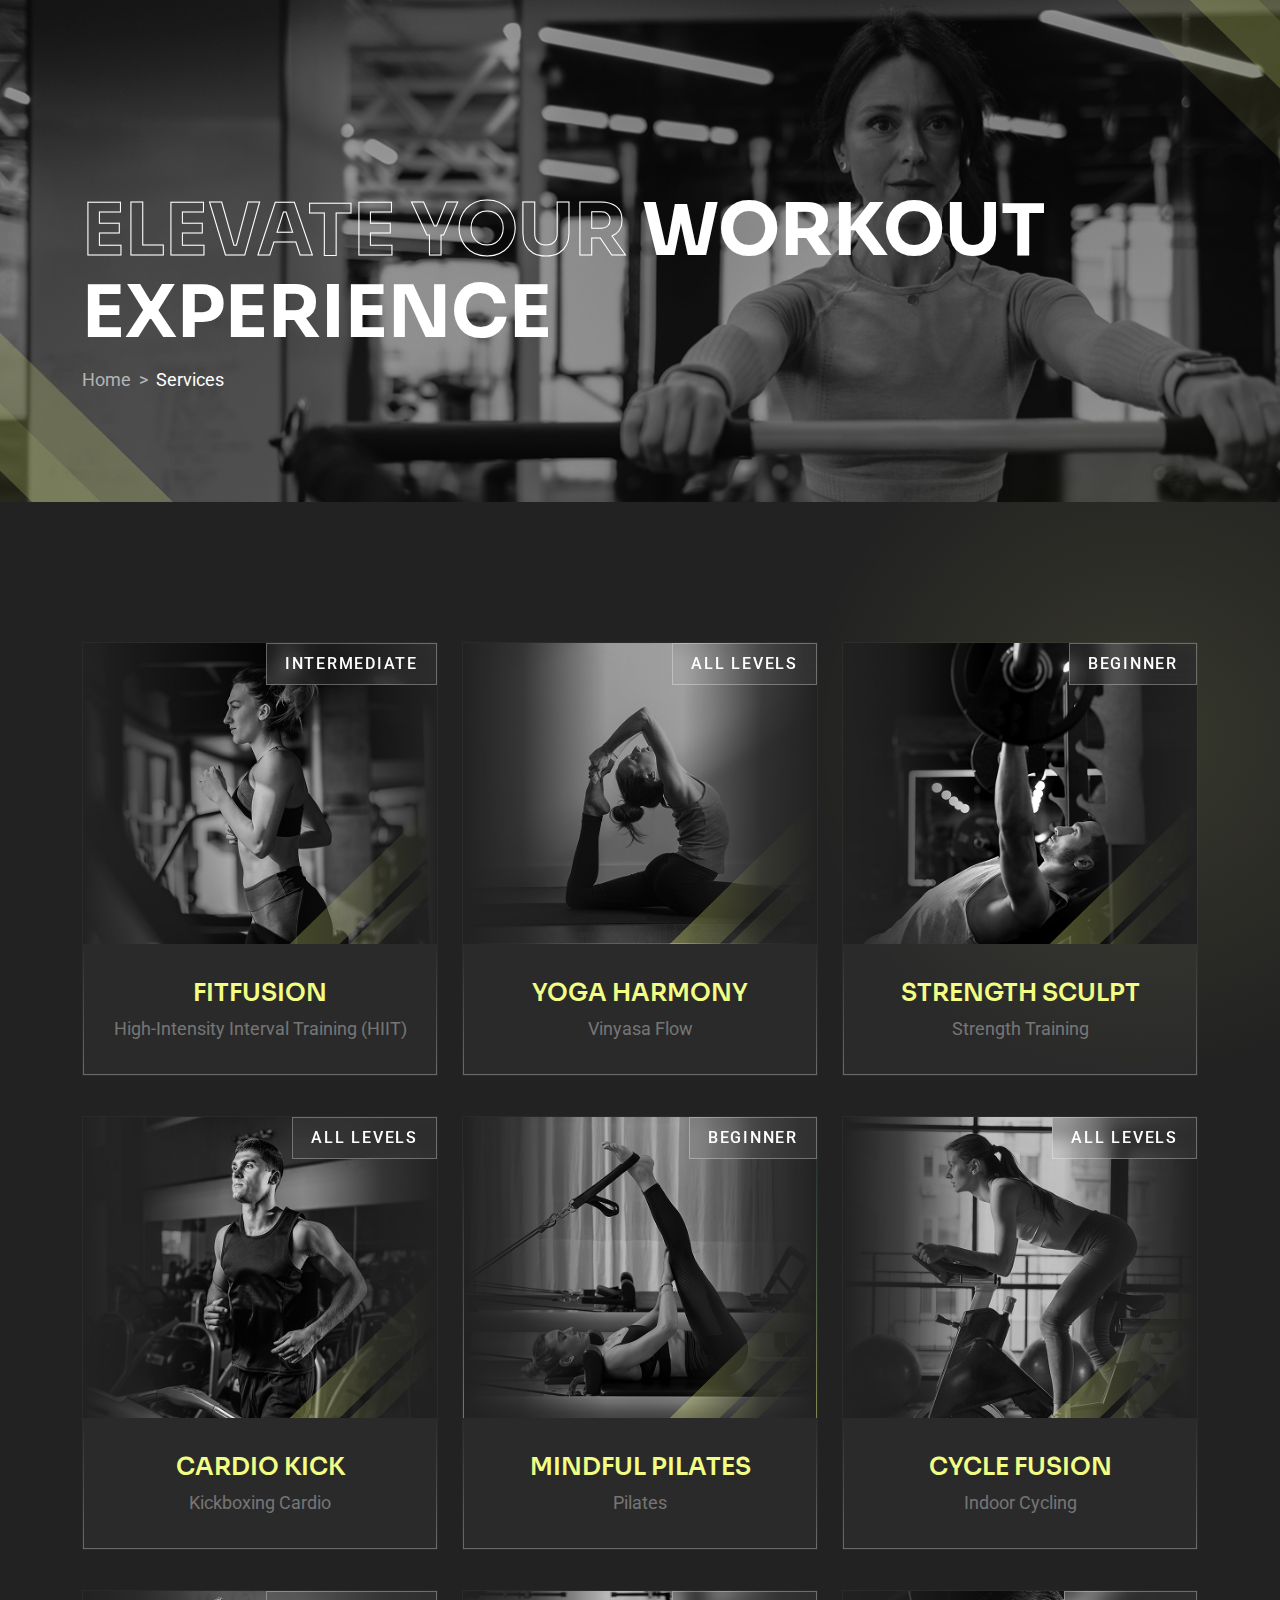
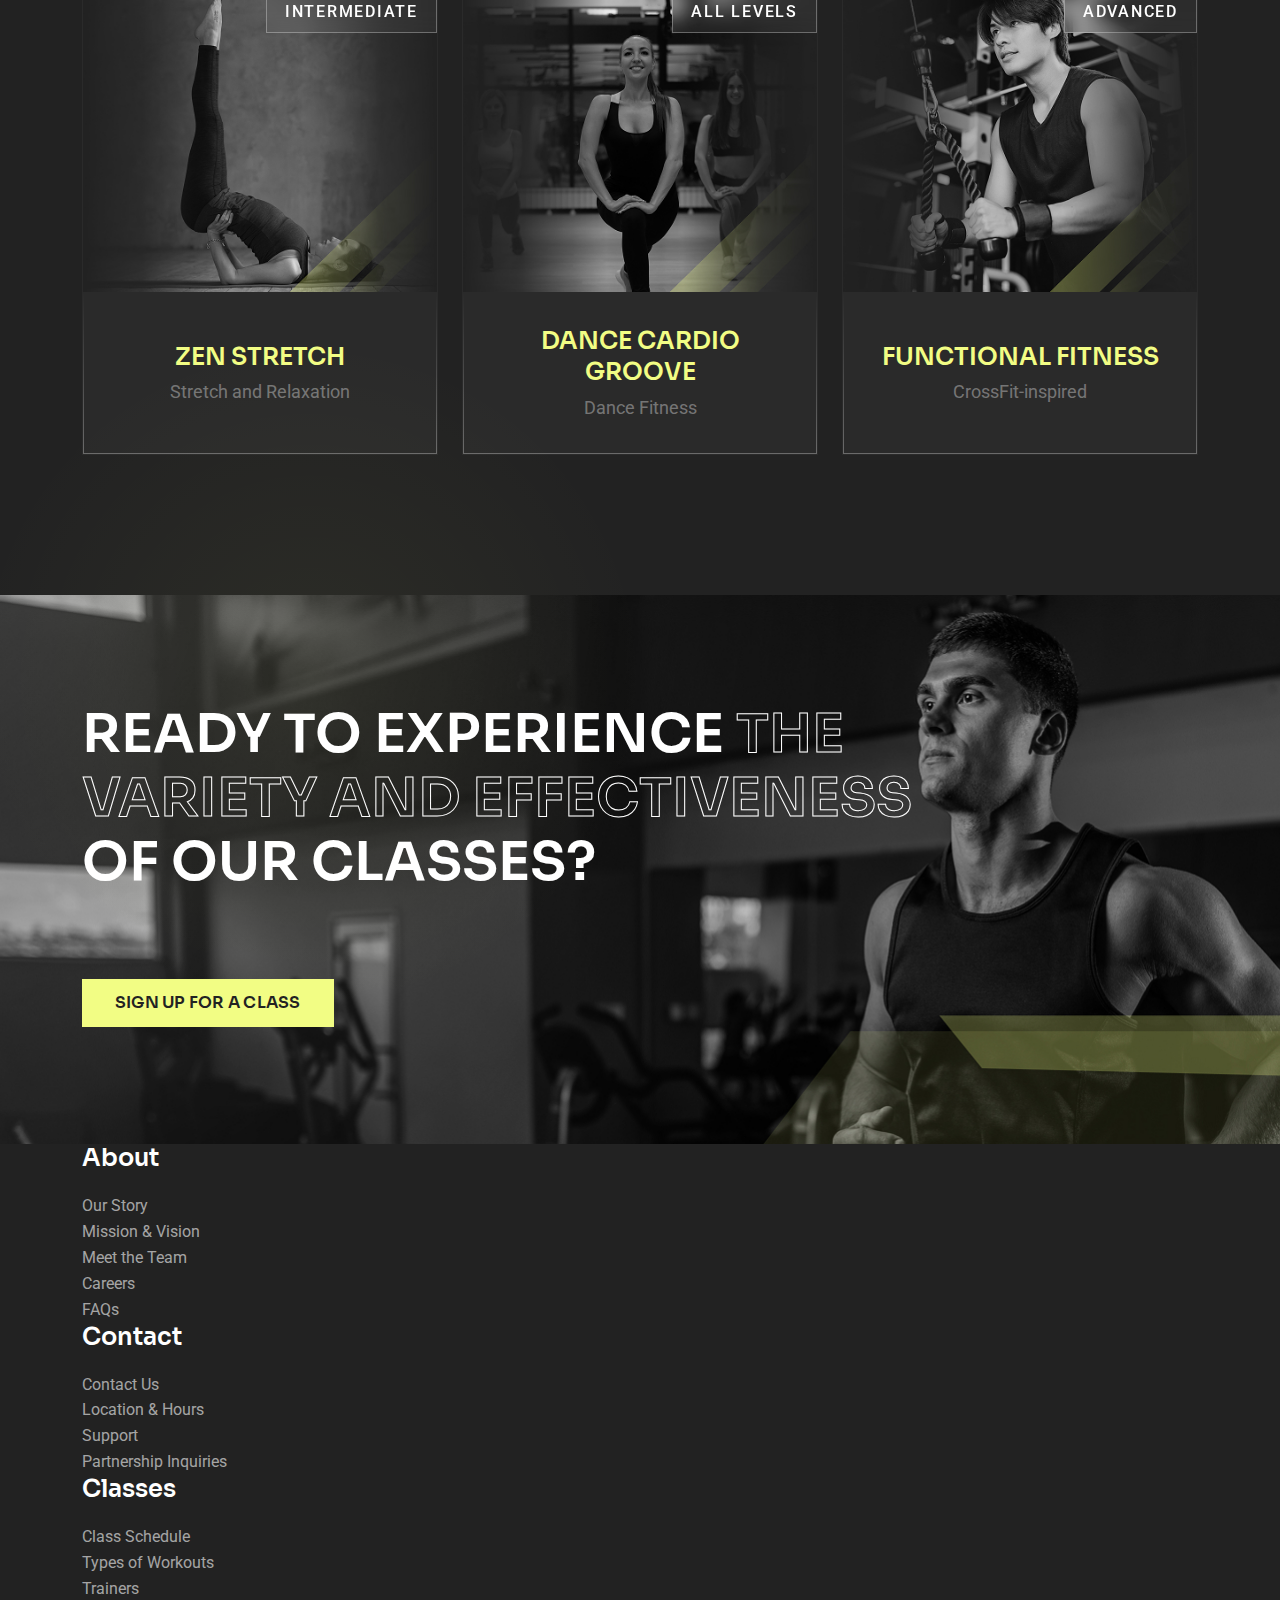
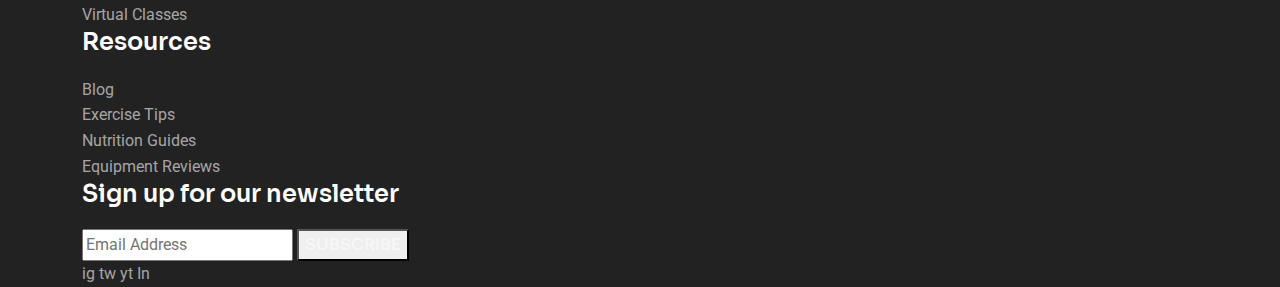
<file: services.html>
<!DOCTYPE html>
<html class="no-js" lang="en">

<head>
    <!-- Meta Tags -->
    <meta charset="utf-8" />
    <meta http-equiv="x-ua-compatible" content="ie=edge" />
    <meta name="viewport" content="width=device-width, initial-scale=1" />
    <meta name="author" content="Laralink" />
    <!-- Favicon Icon -->
    <link rel="icon" href="assets/img/favicon.png" />
    <!-- Site Title -->
    <title>FitFlex - Fitness Studio Website Figma Template</title>
    <link rel="stylesheet" href="assets/css/bootstrap.min.css" />
    <link rel="stylesheet" href="assets/css/fontawesome.min.css" />
    <link rel="stylesheet" href="assets/css/slick.min.css" />
    <link rel="stylesheet" href="assets/css/animate.css" />
    <link rel="stylesheet" href="assets/css/lightgallery.min.css" />
    <link rel="stylesheet" href="assets/css/style.css" />
</head>

<body>
    <!-- Start Preloader -->
    <!-- <div class="cs_preloader">
      <div class="cs_preloader_in">
        <span></span>
        <span></span>
      </div>
      <div class="cs_preloader_text">Loading...</div>
    </div> -->
    <!-- End Preloader -->

    <!-- Start Header Section -->
    <!-- <header class="cs_site_header cs_style_1 cs_sticky_header">
      <div class="cs_main_header">
        <div class="container">
          <div class="cs_main_header_in">
            <div class="cs_main_header_left">
              <a class="cs_site_branding" href="index.html">
                <img src="assets/img/logo.svg" alt="Logo">
              </a>
            </div>
            <div class="cs_main_header_right">
              <div class="cs_nav cs_heading_color">
                <nav class="cs_nav_list_wrap">
                  <ul class="cs_nav_list">
                    <li><a href="index.html">Home</a></li>
                    <li><a href="about.html">About</a></li>
                    <li><a href="project.html">Project</a></li>
                    <li><a href="blog.html">Blog</a></li>
                    <li><a href="contact.html">Contact</a></li>
                  </ul>
                </nav>
              </div>
            </div>
          </div>
        </div>
      </div>
    </header>
    <div class="cs_height_120 cs_height_lg_80"></div> -->
    <!-- End Header Section -->


    <!-- Start of Hero Section  -->
    <section class="cs_bg_filed cs_services_section" data-src="/assets/img/Hero_Services.jpg">
        <!-- Spacer  -->
        <div class="cs_height_150 cs_height_lg_80"></div>
        <div class="cs_height_40 cs_height_lg_40"></div>

        <div class="container">
            <div class="cs_section_heading_style_1 ">
                <h1 class="cs_text_strock cs_fs_72 cs_bold cs_mb_12"><span>ELEVATE YOUR </span>WORKOUT EXPERIENCE</h1>
                <ol class="cs_breadcrumb_style_1 cs_fs_18 breadcrumb mb-0">
                    <li class="breadcrumb-item"><a href="/" aria-label="Back to home button">Home</a></li>
                    <li class="breadcrumb-item active">Services</li>
                </ol>
            </div>
        </div>

        <div class="cs_height_108 cs_height_lg_80"></div>
    </section>
    <!-- End of Hero Section  -->

    <!-- Start of Classes/Service Items Section -->
    <section class="cs_service_card">
        <div class="cs_height_140 cs_height_lg_80"></div>

        <div class="container position-relative">

            <div class="row justify-content-center cs_gap_y_40">

                <div class="col-lg-4 col-sm-6">
                    <div class="cs_card_style_4">
                        <div class="cs_card_thumbnail position-relative">
                            <img src="/assets/img/Item_1_Services.jpg" alt="Card image">
                            <span class="cs_badge cs_heading_color cs_medium position-absolute">INTERMEDIATE</span>
                            <a href="#" class="cs_btn_style_1 cs_heading_font position-absolute">View More</a>
                        </div>
                        <div class="cs_card_info cs_center_column text-center">
                            <h3 class="cs_card_title cs_accent_color cs_mb_5 cs_fs_24">FITFUSION</h3>
                            <p class="cs_card_text cs_fs_18 mb-0">High-Intensity Interval Training (HIIT)</p>
                        </div>
                    </div>
                </div>

                <div class="col-lg-4 col-sm-6">
                    <div class="cs_card_style_4">
                        <div class="cs_card_thumbnail position-relative">
                            <img src="/assets/img/Item_2_Services.jpg" alt="Card image">
                            <span class="cs_badge cs_heading_color cs_medium position-absolute">ALL LEVELS</span>
                            <a href="#" class="cs_btn_style_1 cs_heading_font position-absolute">View More</a>
                        </div>
                        <div class="cs_card_info cs_center_column text-center">
                            <h3 class="cs_card_title cs_accent_color cs_mb_5 cs_fs_24">YOGA HARMONY</h3>
                            <p class="cs_card_text cs_fs_18 mb-0">Vinyasa Flow</p>
                        </div>
                    </div>
                </div>

                <div class="col-lg-4 col-sm-6">
                    <div class="cs_card_style_4">
                        <div class="cs_card_thumbnail position-relative">
                            <img src="/assets/img/Item_3_Services.jpg" alt="Card image">
                            <span class="cs_badge cs_heading_color cs_medium position-absolute">BEGINNER</span>
                            <a href="#" class="cs_btn_style_1 cs_heading_font position-absolute">View More</a>
                        </div>
                        <div class="cs_card_info cs_center_column text-center">
                            <h3 class="cs_card_title cs_accent_color cs_mb_5 cs_fs_24">STRENGTH SCULPT</h3>
                            <p class="cs_card_text cs_fs_18 mb-0">Strength Training</p>
                        </div>
                    </div>
                </div>

                <div class="col-lg-4 col-sm-6">
                    <div class="cs_card_style_4">
                        <div class="cs_card_thumbnail position-relative">
                            <img src="/assets/img/Item_4_Services.jpg" alt="Card image">
                            <span class="cs_badge cs_heading_color cs_medium position-absolute">ALL LEVELS</span>
                            <a href="#" class="cs_btn_style_1 cs_heading_font position-absolute">View More</a>
                        </div>
                        <div class="cs_card_info cs_center_column text-center">
                            <h3 class="cs_card_title cs_accent_color cs_mb_5 cs_fs_24">CARDIO KICK</h3>
                            <p class="cs_card_text cs_fs_18 mb-0">Kickboxing Cardio</p>
                        </div>
                    </div>
                </div>

                <div class="col-lg-4 col-sm-6">
                    <div class="cs_card_style_4">
                        <div class="cs_card_thumbnail position-relative">
                            <img src="/assets/img/Item_5_Services.jpg" alt="Card image">
                            <span class="cs_badge cs_heading_color cs_medium position-absolute">BEGINNER</span>
                            <a href="#" class="cs_btn_style_1 cs_heading_font position-absolute">View More</a>
                        </div>
                        <div class="cs_card_info cs_center_column text-center">
                            <h3 class="cs_card_title cs_accent_color cs_mb_5 cs_fs_24">MINDFUL PILATES</h3>
                            <p class="cs_card_text cs_fs_18 mb-0">Pilates</p>
                        </div>
                    </div>
                </div>

                <div class="col-lg-4 col-sm-6">
                    <div class="cs_card_style_4">
                        <div class="cs_card_thumbnail position-relative">
                            <img src="/assets/img/Item_6_Services.jpg" alt="Card image">
                            <span class="cs_badge cs_heading_color cs_medium position-absolute">ALL LEVELS</span>
                            <a href="#" class="cs_btn_style_1 cs_heading_font position-absolute">View More</a>
                        </div>
                        <div class="cs_card_info cs_center_column text-center">
                            <h3 class="cs_card_title cs_accent_color cs_mb_5 cs_fs_24">CYCLE FUSION</h3>
                            <p class="cs_card_text cs_fs_18 mb-0">Indoor Cycling</p>
                        </div>
                    </div>
                </div>

                <div class="col-lg-4 col-sm-6">
                    <div class="cs_card_style_4">
                        <div class="cs_card_thumbnail position-relative">
                            <img src="/assets/img/Item_7_Services.jpg" alt="Card image">
                            <span class="cs_badge cs_heading_color cs_medium position-absolute">INTERMEDIATE</span>
                            <a href="#" class="cs_btn_style_1 cs_heading_font position-absolute">View More</a>
                        </div>
                        <div class="cs_card_info cs_center_column text-center">
                            <h3 class="cs_card_title cs_accent_color cs_mb_5 cs_fs_24">ZEN STRETCH</h3>
                            <p class="cs_card_text cs_fs_18 mb-0">Stretch and Relaxation</p>
                        </div>
                    </div>
                </div>

                <div class="col-lg-4 col-sm-6">
                    <div class="cs_card_style_4">
                        <div class="cs_card_thumbnail position-relative">
                            <img src="/assets/img/Item_8_Services.jpg" alt="Card image">
                            <span class="cs_badge cs_heading_color cs_medium position-absolute">ALL LEVELS</span>
                            <a href="#" class="cs_btn_style_1 cs_heading_font position-absolute">View More</a>
                        </div>
                        <div class="cs_card_info cs_center_column text-center">
                            <h3 class="cs_card_title cs_accent_color cs_mb_5 cs_fs_24">DANCE CARDIO GROOVE</h3>
                            <p class="cs_card_text cs_fs_18 mb-0">Dance Fitness</p>
                        </div>
                    </div>
                </div>

                <div class="col-lg-4 col-sm-6">
                    <div class="cs_card_style_4">
                        <div class="cs_card_thumbnail position-relative">
                            <img src="/assets/img/Item_9_Services.jpg" alt="Card image">
                            <span class="cs_badge cs_heading_color cs_medium position-absolute">ADVANCED</span>
                            <a href="#" class="cs_btn_style_1 cs_heading_font position-absolute">View More</a>
                        </div>
                        <div class="cs_card_info cs_center_column text-center">
                            <h3 class="cs_card_title cs_accent_color cs_mb_5 cs_fs_24">FUNCTIONAL FITNESS</h3>
                            <p class="cs_card_text cs_fs_18 mb-0">CrossFit-inspired</p>
                        </div>
                    </div>
                </div>

            </div>

            <div class="cs_radial_gradiant"></div>

        </div>
        <div class="cs_height_140 cs_height_lg_80"></div>
    </section>
    <!-- End of Classes/Service Items Section -->

    <!-- Start CTA Section -->
    <section class="cs_bg_filed cs_cta_style_3" data-src="assets/img/CTA_Services.jpg">

        <div class="cs_height_107 cs_height_lg_80"></div>

        <div class="container position-relative">
            <div class="cs_cta_content">
                <h2 class="cs_fs_54 cs_text_strock">
                    READY TO EXPERIENCE <span>THE VARIETY AND EFFECTIVENESS </span>OF OUR CLASSES?</h2>
                <a href="#" class="cs_btn_style_1 cs_heading_font">SIGN UP FOR A CLASS</a>
            </div>

            <div class="cs_radial_gradiant"></div>
        </div>

        <div class="cs_height_117 cs_height_ lg_80"></div>

    </section>
    <!-- End CTA Section -->

    <!-- Start of Footer -->
    <footer>
        <!-- class="cs_footer cs_style_1" -->
        <div class="container">

            <div class="cs_footer_row">

                <div class="cs_footer_col">
                    <div class="cs_footer_widget">
                        <h4 class="cs_footer_widget_title">About</h4>
                        <ul class="cs_footer_widget_menu cs_mp_0">
                            <li><a href="#">Our Story</a></li>
                            <li><a href="#">Mission & Vision</a></li>
                            <li><a href="#">Meet the Team</a></li>
                            <li><a href="#">Careers</a></li>
                            <li><a href="#">FAQs</a></li>
                        </ul>
                    </div>
                </div>

                <div class="cs_footer_col">
                    <div class="cs_footer_widget">
                        <h4 class="cs_footer_widget_title">Contact</h4>
                        <ul class="cs_footer_widget_menu cs_mp_0">
                            <li><a href="#">Contact Us</a></li>
                            <li><a href="#">Location & Hours</a></li>
                            <li><a href="#">Support</a></li>
                            <li><a href="#">Partnership Inquiries</a></li>
                        </ul>
                    </div>
                </div>

                <div class="cs_footer_col">
                    <div class="cs_footer_widget">
                        <h4 class="cs_footer_widget_title">Classes</h4>
                        <ul class="cs_footer_widget_menu cs_mp_0">
                            <li><a href="#">Class Schedule</a></li>
                            <li><a href="#">Types of Workouts</a></li>
                            <li><a href="#">Trainers</a></li>
                            <li><a href="#">Virtual Classes</a></li>
                        </ul>
                    </div>
                </div>

                <div class="cs_footer_col">
                    <div class="cs_footer_widget">
                        <h4 class="cs_footer_widget_title">Resources</h4>
                        <ul class="cs_footer_widget_menu cs_mp_0">
                            <li><a href="#">Blog</a></li>
                            <li><a href="#">Exercise Tips</a></li>
                            <li><a href="#">Nutrition Guides</a></li>
                            <li><a href="#">Equipment Reviews</a></li>
                        </ul>
                    </div>
                </div>

                <div class="cs_footer_col">
                    <div class="cs_footer_widget">
                        <div class="cs_text_widget">
                            <h4 class="cs_footer_widget_title">Sign up for our newsletter</h4>
                        </div>
                    </div>

                    <div class="cs_footer_widget">
                        <form action="#" class="cs_newsletter cs_style_1">
                            <input type="email" placeholder="Email Address" class="cs_newsletter_input">
                            <button type="submit" class="cs_heading_font cs_newsletter_btn">SUBSCRIBE</button>
                        </form>
                    </div>

                    <div class="cs_social_btns">
                        <!-- cs_style_1 -->
                        <a href="#">ig</a>
                        <!-- class="cs_center cs_orange_bg cs_radius_50 cs_fs_14 cs_white_color" -->
                        <a href="#">tw</a>
                        <!-- class="cs_center cs_orange_bg cs_radius_50 cs_fs_14 cs_white_color" -->
                        <a href="#">yt</a>
                        <!-- class="cs_center cs_orange_bg cs_radius_50 cs_fs_14 cs_white_color" -->
                        <a href="#">In</a>
                        <!-- class="cs_center cs_orange_bg cs_radius_50 cs_fs_14 cs_white_color" -->
                    </div>
                </div>

            </div>

        </div>

    </footer>
    <!-- End of footer -->

    <!-- Script -->
    <script src="assets/js/jquery-3.7.1.min.js"></script>
    <script src="assets/js/jquery.slick.min.js"></script>
    <script src="assets/js/wow.min.js"></script>
    <script src="assets/js/isotope.pkg.min.js"></script>
    <script src="assets/js/lightgallery.min.js"></script>
    <script src="assets/js/main.js"></script>
</body>

</html>
</file>
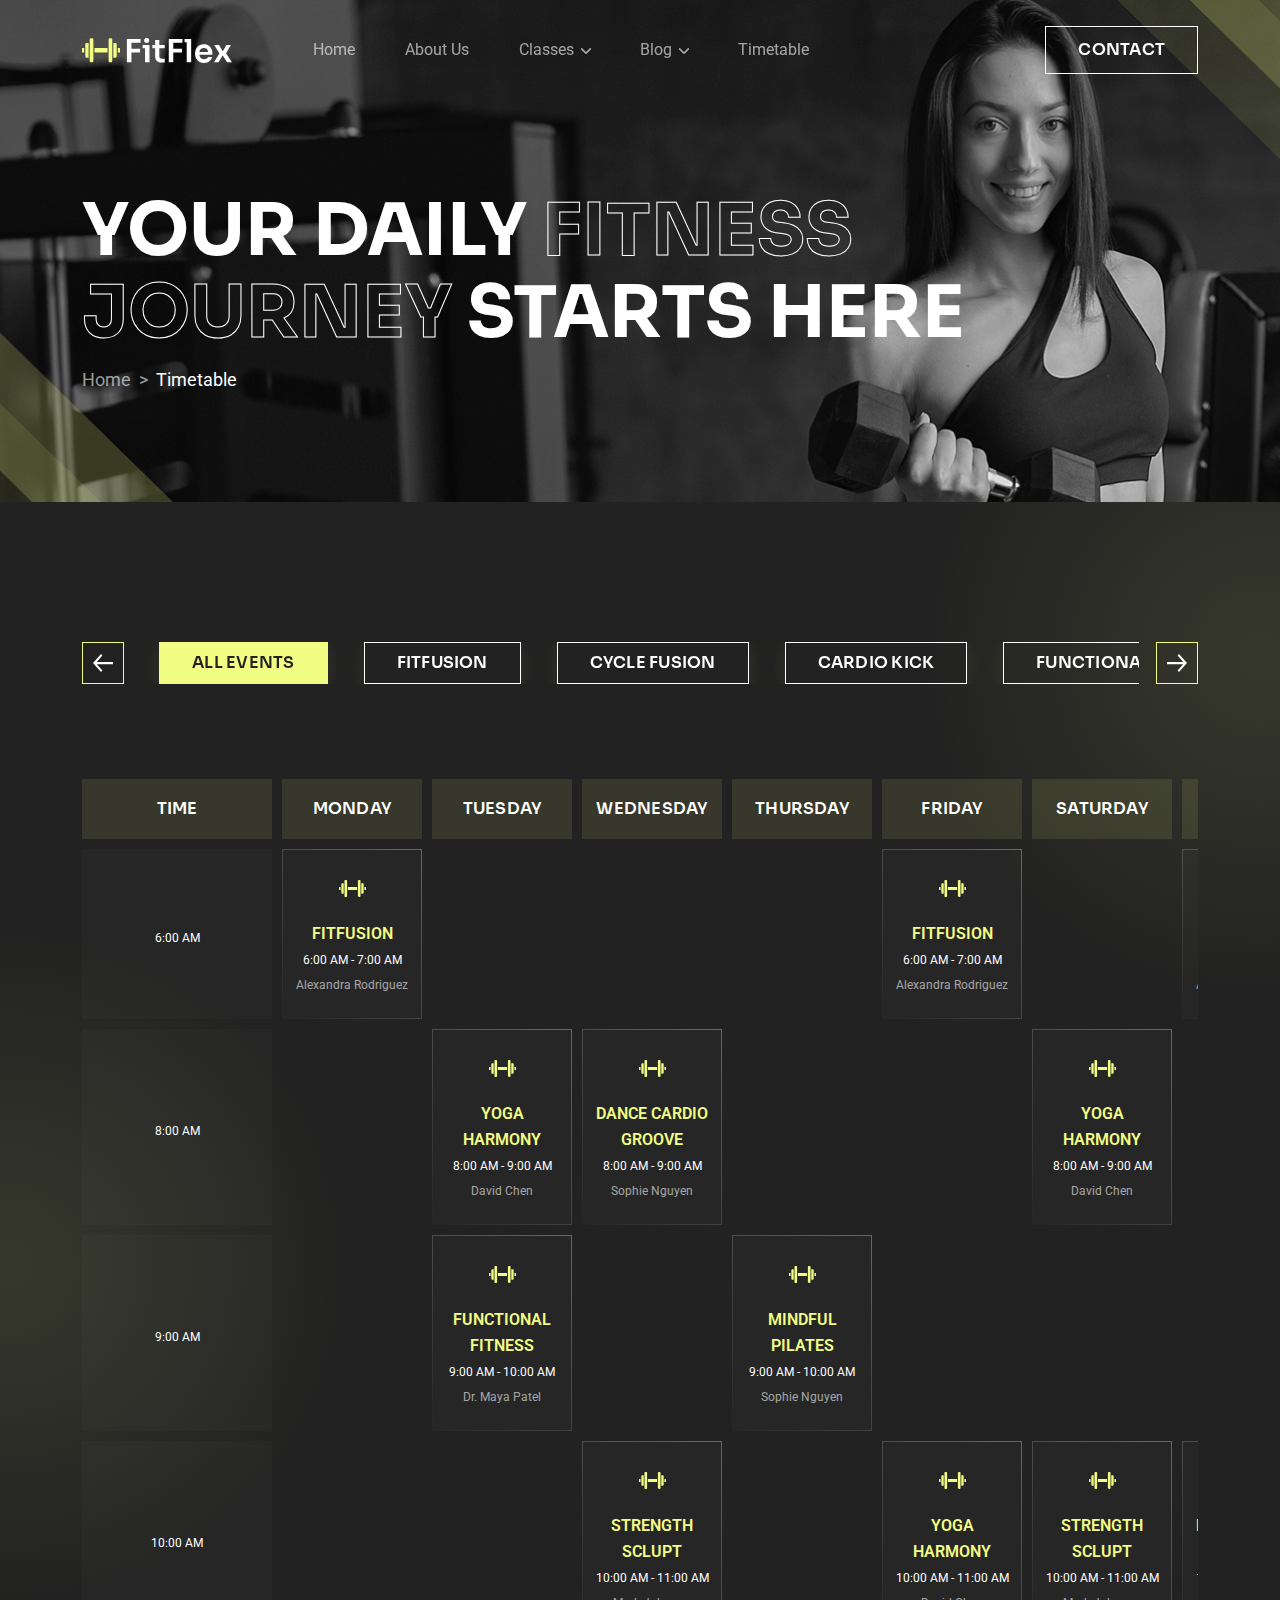
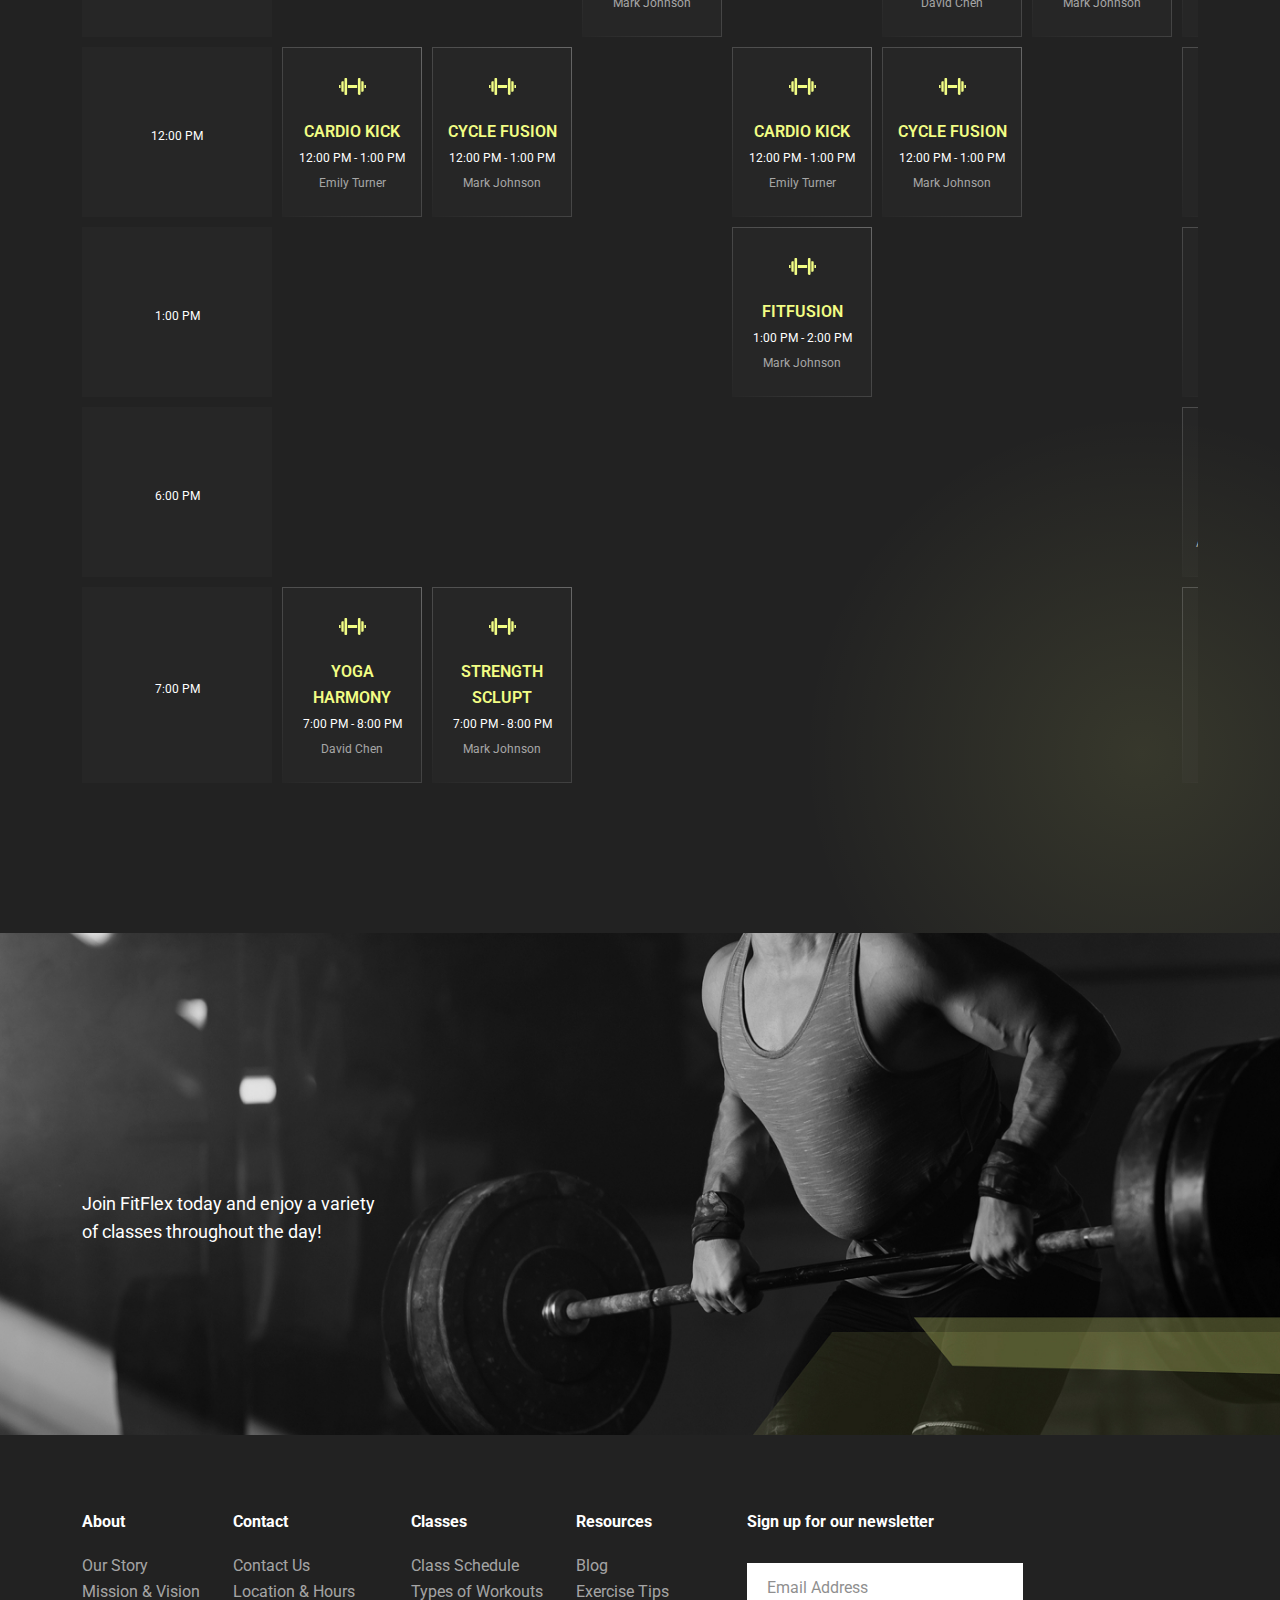
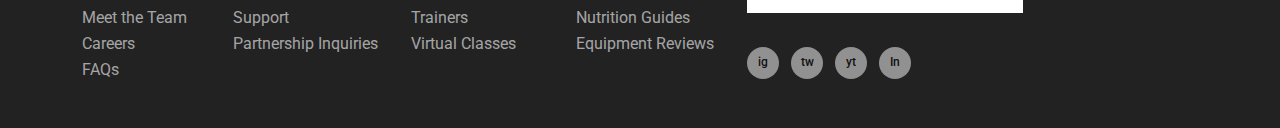
<file: timetable.html>
<!DOCTYPE html>
<html class="no-js" lang="en">
  <head>
    <!-- Meta Tags -->
    <meta charset="utf-8" >
    <meta http-equiv="x-ua-compatible" content="ie=edge" >
    <meta name="viewport" content="width=device-width, initial-scale=1" >
    <meta name="description" content="FitFlex - Fitness Studio Website HTML Template" >
    <meta name="author" content="Laralink" >
    <!-- Favicon Icon -->
    <link rel="icon" href="assets/img/favicon.png" >
    <!-- Site Title -->
    <title>FitFlex - Fitness Studio Website HTML Template</title>
    <link rel="stylesheet" href="assets/css/bootstrap.min.css" >
    <link rel="stylesheet" href="assets/css/fontawesome.min.css" >
    <link rel="stylesheet" href="assets/css/slick.min.css" >
    <link rel="stylesheet" href="assets/css/animate.css" >
    <link rel="stylesheet" href="assets/css/lightgallery.min.css" >
    <link rel="stylesheet" href="assets/css/odometer.css" >
    <link rel="stylesheet" href="assets/css/style.css" >
  </head>
  <body>
    <!-- Preloader Start -->
    <div class="cs_preloader">
      <div class="cs_preloader_in">
        <span></span>
        <span></span>
        <span></span>
        <span></span>
      </div>
      <div class="cs_preloader_text">Loading...</div>
    </div>
    <!-- Preloader End -->
    <!-- Start Header Section -->
    <header class="cs_site_header cs_style_1 cs_sticky_header">
      <div class="cs_main_header cs_fs_16">
        <div class="container">
          <div class="cs_main_header_in">
            <div class="cs_main_header_left">
              <a class="cs_site_branding" href="index.html" aria-label="Home page link">
              <img src="assets/img/logo.svg" alt="Logo">
              </a>
              <div class="cs_nav">
                <div class="cs_nav_list_wrap">
                  <ul class="cs_nav_list">
                    <li><a href="index.html" aria-label="Menu link">Home</a></li>
                    <li><a href="about.html" aria-label="Menu link">About Us</a></li>
                    <li class="menu-item-has-children">
                      <a href="classes.html" aria-label="Menu link">Classes</a>
                      <ul>
                        <li><a href="classes.html" aria-label="Menu link">Classes</a></li>
                        <li><a href="class-details.html" aria-label="Menu link">Class Details</a></li>
                      </ul>
                    </li>
                    <li class="menu-item-has-children">
                      <a href="blog.html" aria-label="Menu link">Blog</a>
                      <ul>
                        <li><a href="blog.html" aria-label="Menu link">Blog</a></li>
                        <li><a href="blog-details.html" aria-label="Menu link">Blog Details</a>
                        </li>
                      </ul>
                    </li>
                    <li><a href="timetable.html" aria-label="Menu link">Timetable</a></li>
                  </ul>
                </div>
              </div>
            </div>
            <div class="cs_main_header_right">
              <a href="contact.html" aria-label="Contact button" class="cs_btn_style_1 cs_heading_font">
              <span>CONTACT</span>
              </a>
            </div>
          </div>
        </div>
      </div>
    </header>
    <!-- End Header Section -->
    <!-- Start of Hero Section  -->
    <section class="cs_bg_filed cs_hero_style_2" data-src="assets/img/Hero_Timetable.jpg">
      <div class="cs_height_150 cs_height_lg_80"></div>
      <div class="cs_height_40 cs_height_lg_40"></div>
      <div class="container">
        <div class="cs_section_heading_style_1 ">
          <h1 class="cs_text_strock cs_fs_72 cs_bold cs_mb_12 wow fadeInDown">YOUR DAILY <span>FITNESS JOURNEY </span>STARTS HERE
          </h1>
          <ol class="cs_breadcrumb_style_1 cs_fs_18 breadcrumb mb-0">
            <li class="breadcrumb-item"><a href="/" aria-label="Back to home button">Home</a></li>
            <li class="breadcrumb-item active">Timetable</li>
          </ol>
        </div>
      </div>
      <div class="cs_height_108 cs_height_lg_80"></div>
    </section>
    <!-- End of Hero Section  -->
    <!-- Start of Schedule Section  -->
    <section class="cs_schedule_section">
      <div class="cs_height_140 cs_height_lg_80"></div>
      <div class="container position-relative">
        <div class="cs_radial_gradiant"></div>
        <div class="cs_radial_gradiant_3"></div>
        <div class="cs_radial_gradiant_4"></div>
        <div class="cs_tabs cs_schedule_style_1">
          <div class="cs_slider cs_style_1 cs_slider_gap_36 wow fadeInDown">
            <div class="cs_slider_container" data-autoplay="0" data-loop="1" data-speed="600" data-center="0"
              data-variable-width="1" data-slides-per-view="responsive" data-xs-slides="3" data-sm-slides="3"
              data-md-slides="3" data-lg-slides="3" data-add-slides="5">
              <ul class="cs_slider_wrapper cs_tab_links">
                <li class="cs_slide active">
                  <a href="#allevents" aria-label="Tab link" class="cs_btn_style_1 cs_heading_font">ALL EVENTS</a>
                </li>
                <li class="cs_slide">
                  <a href="#fitfusion" aria-label="Tab link" class="cs_btn_style_1 cs_heading_font">FITFUSION</a>
                </li>
                <li class="cs_slide">
                  <a href="#cyclefusion" aria-label="Tab link" class="cs_btn_style_1 cs_heading_font">CYCLE FUSION</a>
                </li>
                <li class="cs_slide">
                  <a href="#cardiokick" aria-label="Tab link" class="cs_btn_style_1 cs_heading_font">CARDIO KICK</a>
                </li>
                <li class="cs_slide">
                  <a href="#functionalfitness" aria-label="Tab link" class="cs_btn_style_1 cs_heading_font">FUNCTIONAL FITNESS</a>
                </li>
                <li class="cs_slide">
                  <a href="#allevents1" aria-label="Tab link" class="cs_btn_style_1 cs_heading_font">NUTRITION</a>
                </li>
              </ul>
              <div class="cs_slider_arrows cs_style_1 ">
                <div class="cs_left_arrow slick-arrow cs_center">
                  <svg width="20" height="18" viewBox="0 0 20 18" fill="none"
                    xmlns="http://www.w3.org/2000/svg">
                    <path d="M8 0L9.4 1.575L3.8 7.875H20V10.125H3.8L9.4 16.425L8 18L0 9L8 0Z"
                      fill="currentColor" />
                  </svg>
                </div>
                <div class="cs_right_arrow slick-arrow cs_center">
                  <svg width="20" height="18" viewBox="0 0 20 18" fill="none"
                    xmlns="http://www.w3.org/2000/svg">
                    <path d="M12 0L10.6 1.575L16.2 7.875H0V10.125H16.2L10.6 16.425L12 18L20 9L12 0Z"
                      fill="currentColor" />
                  </svg>
                </div>
              </div>
            </div>
          </div>
          <div class="cs_height_70 cs_height_lg_50"></div>
          <div class="cs_timeline_wrapper_1">
            <div class="cs_days_row">
              <div class="cs_day_col cs_heading_font cs_semibold cs_heading_color">TIME</div>
              <div class="cs_day_col cs_heading_font cs_semibold cs_heading_color">MONDAY</div>
              <div class="cs_day_col cs_heading_font cs_semibold cs_heading_color">TUESDAY</div>
              <div class="cs_day_col cs_heading_font cs_semibold cs_heading_color">WEDNESDAY</div>
              <div class="cs_day_col cs_heading_font cs_semibold cs_heading_color">THURSDAY</div>
              <div class="cs_day_col cs_heading_font cs_semibold cs_heading_color">FRIDAY</div>
              <div class="cs_day_col cs_heading_font cs_semibold cs_heading_color">SATURDAY</div>
              <div class="cs_day_col cs_heading_font cs_semibold cs_heading_color">SUNDAY</div>
            </div>
            <div class="cs_tab_body">
              <div class="cs_tab active" id="allevents">
                <div class="cs_timeline_wrapper">
                  <div class="cs_content_row">
                    <div class="cs_content_col">
                      <div class="cs_time cs_heading_color">6:00 AM</div>
                    </div>
                    <div class="cs_content_col">
                      <div class="cs_schedule_wrapper">
                        <span class="cs_schedule_icon cs_center cs_accent_color cs_mb_24">
                          <svg width="27" height="17" viewBox="0 0 27 17" fill="none" xmlns="http://www.w3.org/2000/svg">
                            <path d="M0 10.0994V6.899H1.57194L1.5717 10.0994H0ZM3.22523 13.701C2.98898 13.701 2.76688 13.6038 2.59983 13.4272C2.43278 13.2506 2.34082 13.0159 2.34083 12.7663L2.34101 10.5091C2.34101 10.508 2.34116 10.507 2.34116 10.5059C2.34116 10.5048 2.34101 10.5037 2.34101 10.5027L2.34148 4.23291C2.34155 3.7177 2.7383 3.29849 3.22588 3.29849H4.71346L4.71273 13.701L3.22523 13.701ZM7.83527 16.7263C7.66822 16.9028 7.44618 17 7.20999 17H7.20986L6.36617 16.9998C5.87859 16.9998 5.48192 16.5805 5.48192 16.0653L5.48284 2.89484C5.48285 2.89387 5.48297 2.89296 5.48297 2.89199C5.48297 2.89102 5.48284 2.8901 5.48284 2.88913L5.48297 0.934589C5.48297 0.684935 5.57499 0.450232 5.74206 0.273734C5.90911 0.0972364 6.13115 2.82985e-05 6.36737 2.82985e-05H6.36749L7.21096 0.000185464H7.21098C7.69859 0.000228262 8.09526 0.419532 8.09523 0.934803L8.09492 6.4907C8.09492 6.49145 8.0948 6.49222 8.0948 6.49302C8.0948 6.49382 8.09491 6.49458 8.09492 6.49537L8.09438 16.0655C8.09436 16.3151 8.00234 16.5498 7.83527 16.7263ZM8.86406 10.1L8.86424 6.8996L18.1359 6.9006L18.1361 10.101L8.86406 10.1ZM20.6339 16.9999L19.7903 16.9999C19.3027 17 18.9059 16.5807 18.9059 16.0654L18.9048 0.934717C18.9048 0.419404 19.3015 0.000156761 19.7892 9.96978e-05L20.6328 0C20.869 0 21.0911 0.0971507 21.2581 0.273663C21.4252 0.450218 21.5172 0.684864 21.5172 0.934575L21.5181 14.1074C21.5181 14.1075 21.5181 14.1075 21.5181 14.1076C21.5181 14.1077 21.5181 14.1078 21.5181 14.1079L21.5182 16.0652C21.5182 16.5806 21.1215 16.9998 20.6339 16.9999ZM23.7749 13.7009L22.2874 13.7011L22.2867 3.29857L23.7742 3.29844C24.0105 3.29844 24.2326 3.39559 24.3996 3.5721C24.5667 3.7486 24.6587 3.9833 24.6587 4.23296L24.6588 6.49402C24.6588 6.49425 24.6588 6.49446 24.6588 6.49469C24.6588 6.49492 24.6588 6.49515 24.6588 6.49536L24.6593 12.7663C24.6593 13.2816 24.2626 13.7009 23.7749 13.7009ZM27 10.1016H25.4284L25.4282 6.9012H27V10.1016Z" fill="currentColor" />
                          </svg>
                        </span>
                        <h2 class="cs_schedule_title cs_secondary_font cs_fs_16 cs_accent_color cs_semibold">
                          FITFUSION
                        </h2>
                        <p class="cs_schedule_time cs_heading_color">6:00 AM - 7:00 AM</p>
                        <p class="cs_trainer_title">Alexandra Rodriguez</p>
                      </div>
                    </div>
                    <div class="cs_content_col"></div>
                    <div class="cs_content_col"></div>
                    <div class="cs_content_col"></div>
                    <div class="cs_content_col">
                      <div class="cs_schedule_wrapper">
                        <span class="cs_schedule_icon cs_center cs_accent_color cs_mb_24">
                          <svg width="27" height="17" viewBox="0 0 27 17" fill="none" xmlns="http://www.w3.org/2000/svg">
                            <path d="M0 10.0994V6.899H1.57194L1.5717 10.0994H0ZM3.22523 13.701C2.98898 13.701 2.76688 13.6038 2.59983 13.4272C2.43278 13.2506 2.34082 13.0159 2.34083 12.7663L2.34101 10.5091C2.34101 10.508 2.34116 10.507 2.34116 10.5059C2.34116 10.5048 2.34101 10.5037 2.34101 10.5027L2.34148 4.23291C2.34155 3.7177 2.7383 3.29849 3.22588 3.29849H4.71346L4.71273 13.701L3.22523 13.701ZM7.83527 16.7263C7.66822 16.9028 7.44618 17 7.20999 17H7.20986L6.36617 16.9998C5.87859 16.9998 5.48192 16.5805 5.48192 16.0653L5.48284 2.89484C5.48285 2.89387 5.48297 2.89296 5.48297 2.89199C5.48297 2.89102 5.48284 2.8901 5.48284 2.88913L5.48297 0.934589C5.48297 0.684935 5.57499 0.450232 5.74206 0.273734C5.90911 0.0972364 6.13115 2.82985e-05 6.36737 2.82985e-05H6.36749L7.21096 0.000185464H7.21098C7.69859 0.000228262 8.09526 0.419532 8.09523 0.934803L8.09492 6.4907C8.09492 6.49145 8.0948 6.49222 8.0948 6.49302C8.0948 6.49382 8.09491 6.49458 8.09492 6.49537L8.09438 16.0655C8.09436 16.3151 8.00234 16.5498 7.83527 16.7263ZM8.86406 10.1L8.86424 6.8996L18.1359 6.9006L18.1361 10.101L8.86406 10.1ZM20.6339 16.9999L19.7903 16.9999C19.3027 17 18.9059 16.5807 18.9059 16.0654L18.9048 0.934717C18.9048 0.419404 19.3015 0.000156761 19.7892 9.96978e-05L20.6328 0C20.869 0 21.0911 0.0971507 21.2581 0.273663C21.4252 0.450218 21.5172 0.684864 21.5172 0.934575L21.5181 14.1074C21.5181 14.1075 21.5181 14.1075 21.5181 14.1076C21.5181 14.1077 21.5181 14.1078 21.5181 14.1079L21.5182 16.0652C21.5182 16.5806 21.1215 16.9998 20.6339 16.9999ZM23.7749 13.7009L22.2874 13.7011L22.2867 3.29857L23.7742 3.29844C24.0105 3.29844 24.2326 3.39559 24.3996 3.5721C24.5667 3.7486 24.6587 3.9833 24.6587 4.23296L24.6588 6.49402C24.6588 6.49425 24.6588 6.49446 24.6588 6.49469C24.6588 6.49492 24.6588 6.49515 24.6588 6.49536L24.6593 12.7663C24.6593 13.2816 24.2626 13.7009 23.7749 13.7009ZM27 10.1016H25.4284L25.4282 6.9012H27V10.1016Z" fill="currentColor" />
                          </svg>
                        </span>
                        <h2 class="cs_schedule_title cs_secondary_font cs_fs_16 cs_accent_color cs_semibold">
                          FITFUSION
                        </h2>
                        <p class="cs_schedule_time cs_heading_color">6:00 AM - 7:00 AM</p>
                        <p class="cs_trainer_title">Alexandra Rodriguez</p>
                      </div>
                    </div>
                    <div class="cs_content_col"></div>
                    <div class="cs_content_col">
                      <div class="cs_schedule_wrapper">
                        <span class="cs_schedule_icon cs_center cs_accent_color cs_mb_24">
                          <svg width="27" height="17" viewBox="0 0 27 17" fill="none" xmlns="http://www.w3.org/2000/svg">
                            <path d="M0 10.0994V6.899H1.57194L1.5717 10.0994H0ZM3.22523 13.701C2.98898 13.701 2.76688 13.6038 2.59983 13.4272C2.43278 13.2506 2.34082 13.0159 2.34083 12.7663L2.34101 10.5091C2.34101 10.508 2.34116 10.507 2.34116 10.5059C2.34116 10.5048 2.34101 10.5037 2.34101 10.5027L2.34148 4.23291C2.34155 3.7177 2.7383 3.29849 3.22588 3.29849H4.71346L4.71273 13.701L3.22523 13.701ZM7.83527 16.7263C7.66822 16.9028 7.44618 17 7.20999 17H7.20986L6.36617 16.9998C5.87859 16.9998 5.48192 16.5805 5.48192 16.0653L5.48284 2.89484C5.48285 2.89387 5.48297 2.89296 5.48297 2.89199C5.48297 2.89102 5.48284 2.8901 5.48284 2.88913L5.48297 0.934589C5.48297 0.684935 5.57499 0.450232 5.74206 0.273734C5.90911 0.0972364 6.13115 2.82985e-05 6.36737 2.82985e-05H6.36749L7.21096 0.000185464H7.21098C7.69859 0.000228262 8.09526 0.419532 8.09523 0.934803L8.09492 6.4907C8.09492 6.49145 8.0948 6.49222 8.0948 6.49302C8.0948 6.49382 8.09491 6.49458 8.09492 6.49537L8.09438 16.0655C8.09436 16.3151 8.00234 16.5498 7.83527 16.7263ZM8.86406 10.1L8.86424 6.8996L18.1359 6.9006L18.1361 10.101L8.86406 10.1ZM20.6339 16.9999L19.7903 16.9999C19.3027 17 18.9059 16.5807 18.9059 16.0654L18.9048 0.934717C18.9048 0.419404 19.3015 0.000156761 19.7892 9.96978e-05L20.6328 0C20.869 0 21.0911 0.0971507 21.2581 0.273663C21.4252 0.450218 21.5172 0.684864 21.5172 0.934575L21.5181 14.1074C21.5181 14.1075 21.5181 14.1075 21.5181 14.1076C21.5181 14.1077 21.5181 14.1078 21.5181 14.1079L21.5182 16.0652C21.5182 16.5806 21.1215 16.9998 20.6339 16.9999ZM23.7749 13.7009L22.2874 13.7011L22.2867 3.29857L23.7742 3.29844C24.0105 3.29844 24.2326 3.39559 24.3996 3.5721C24.5667 3.7486 24.6587 3.9833 24.6587 4.23296L24.6588 6.49402C24.6588 6.49425 24.6588 6.49446 24.6588 6.49469C24.6588 6.49492 24.6588 6.49515 24.6588 6.49536L24.6593 12.7663C24.6593 13.2816 24.2626 13.7009 23.7749 13.7009ZM27 10.1016H25.4284L25.4282 6.9012H27V10.1016Z" fill="currentColor" />
                          </svg>
                        </span>
                        <h2 class="cs_schedule_title cs_secondary_font cs_fs_16 cs_accent_color cs_semibold">
                          FITFUSION
                        </h2>
                        <p class="cs_schedule_time cs_heading_color">6:00 AM - 7:00 AM</p>
                        <p class="cs_trainer_title">Alexandra Rodriguez</p>
                      </div>
                    </div>
                  </div>
                  <div class="cs_content_row">
                    <div class="cs_content_col">
                      <div class="cs_time cs_heading_color">8:00 AM</div>
                    </div>
                    <div class="cs_content_col"></div>
                    <div class="cs_content_col">
                      <div class="cs_schedule_wrapper">
                        <span class="cs_schedule_icon cs_center cs_accent_color cs_mb_24">
                          <svg width="27" height="17" viewBox="0 0 27 17" fill="none" xmlns="http://www.w3.org/2000/svg">
                            <path d="M0 10.0994V6.899H1.57194L1.5717 10.0994H0ZM3.22523 13.701C2.98898 13.701 2.76688 13.6038 2.59983 13.4272C2.43278 13.2506 2.34082 13.0159 2.34083 12.7663L2.34101 10.5091C2.34101 10.508 2.34116 10.507 2.34116 10.5059C2.34116 10.5048 2.34101 10.5037 2.34101 10.5027L2.34148 4.23291C2.34155 3.7177 2.7383 3.29849 3.22588 3.29849H4.71346L4.71273 13.701L3.22523 13.701ZM7.83527 16.7263C7.66822 16.9028 7.44618 17 7.20999 17H7.20986L6.36617 16.9998C5.87859 16.9998 5.48192 16.5805 5.48192 16.0653L5.48284 2.89484C5.48285 2.89387 5.48297 2.89296 5.48297 2.89199C5.48297 2.89102 5.48284 2.8901 5.48284 2.88913L5.48297 0.934589C5.48297 0.684935 5.57499 0.450232 5.74206 0.273734C5.90911 0.0972364 6.13115 2.82985e-05 6.36737 2.82985e-05H6.36749L7.21096 0.000185464H7.21098C7.69859 0.000228262 8.09526 0.419532 8.09523 0.934803L8.09492 6.4907C8.09492 6.49145 8.0948 6.49222 8.0948 6.49302C8.0948 6.49382 8.09491 6.49458 8.09492 6.49537L8.09438 16.0655C8.09436 16.3151 8.00234 16.5498 7.83527 16.7263ZM8.86406 10.1L8.86424 6.8996L18.1359 6.9006L18.1361 10.101L8.86406 10.1ZM20.6339 16.9999L19.7903 16.9999C19.3027 17 18.9059 16.5807 18.9059 16.0654L18.9048 0.934717C18.9048 0.419404 19.3015 0.000156761 19.7892 9.96978e-05L20.6328 0C20.869 0 21.0911 0.0971507 21.2581 0.273663C21.4252 0.450218 21.5172 0.684864 21.5172 0.934575L21.5181 14.1074C21.5181 14.1075 21.5181 14.1075 21.5181 14.1076C21.5181 14.1077 21.5181 14.1078 21.5181 14.1079L21.5182 16.0652C21.5182 16.5806 21.1215 16.9998 20.6339 16.9999ZM23.7749 13.7009L22.2874 13.7011L22.2867 3.29857L23.7742 3.29844C24.0105 3.29844 24.2326 3.39559 24.3996 3.5721C24.5667 3.7486 24.6587 3.9833 24.6587 4.23296L24.6588 6.49402C24.6588 6.49425 24.6588 6.49446 24.6588 6.49469C24.6588 6.49492 24.6588 6.49515 24.6588 6.49536L24.6593 12.7663C24.6593 13.2816 24.2626 13.7009 23.7749 13.7009ZM27 10.1016H25.4284L25.4282 6.9012H27V10.1016Z" fill="currentColor" />
                          </svg>
                        </span>
                        <h2 class="cs_schedule_title cs_secondary_font cs_fs_16 cs_accent_color cs_semibold">
                          YOGA HARMONY
                        </h2>
                        <p class="cs_schedule_time cs_heading_color">8:00 AM - 9:00 AM</p>
                        <p class="cs_trainer_title">David Chen</p>
                      </div>
                    </div>
                    <div class="cs_content_col">
                      <div class="cs_schedule_wrapper">
                        <span class="cs_schedule_icon cs_center cs_accent_color cs_mb_24">
                          <svg width="27" height="17" viewBox="0 0 27 17" fill="none" xmlns="http://www.w3.org/2000/svg">
                            <path d="M0 10.0994V6.899H1.57194L1.5717 10.0994H0ZM3.22523 13.701C2.98898 13.701 2.76688 13.6038 2.59983 13.4272C2.43278 13.2506 2.34082 13.0159 2.34083 12.7663L2.34101 10.5091C2.34101 10.508 2.34116 10.507 2.34116 10.5059C2.34116 10.5048 2.34101 10.5037 2.34101 10.5027L2.34148 4.23291C2.34155 3.7177 2.7383 3.29849 3.22588 3.29849H4.71346L4.71273 13.701L3.22523 13.701ZM7.83527 16.7263C7.66822 16.9028 7.44618 17 7.20999 17H7.20986L6.36617 16.9998C5.87859 16.9998 5.48192 16.5805 5.48192 16.0653L5.48284 2.89484C5.48285 2.89387 5.48297 2.89296 5.48297 2.89199C5.48297 2.89102 5.48284 2.8901 5.48284 2.88913L5.48297 0.934589C5.48297 0.684935 5.57499 0.450232 5.74206 0.273734C5.90911 0.0972364 6.13115 2.82985e-05 6.36737 2.82985e-05H6.36749L7.21096 0.000185464H7.21098C7.69859 0.000228262 8.09526 0.419532 8.09523 0.934803L8.09492 6.4907C8.09492 6.49145 8.0948 6.49222 8.0948 6.49302C8.0948 6.49382 8.09491 6.49458 8.09492 6.49537L8.09438 16.0655C8.09436 16.3151 8.00234 16.5498 7.83527 16.7263ZM8.86406 10.1L8.86424 6.8996L18.1359 6.9006L18.1361 10.101L8.86406 10.1ZM20.6339 16.9999L19.7903 16.9999C19.3027 17 18.9059 16.5807 18.9059 16.0654L18.9048 0.934717C18.9048 0.419404 19.3015 0.000156761 19.7892 9.96978e-05L20.6328 0C20.869 0 21.0911 0.0971507 21.2581 0.273663C21.4252 0.450218 21.5172 0.684864 21.5172 0.934575L21.5181 14.1074C21.5181 14.1075 21.5181 14.1075 21.5181 14.1076C21.5181 14.1077 21.5181 14.1078 21.5181 14.1079L21.5182 16.0652C21.5182 16.5806 21.1215 16.9998 20.6339 16.9999ZM23.7749 13.7009L22.2874 13.7011L22.2867 3.29857L23.7742 3.29844C24.0105 3.29844 24.2326 3.39559 24.3996 3.5721C24.5667 3.7486 24.6587 3.9833 24.6587 4.23296L24.6588 6.49402C24.6588 6.49425 24.6588 6.49446 24.6588 6.49469C24.6588 6.49492 24.6588 6.49515 24.6588 6.49536L24.6593 12.7663C24.6593 13.2816 24.2626 13.7009 23.7749 13.7009ZM27 10.1016H25.4284L25.4282 6.9012H27V10.1016Z" fill="currentColor" />
                          </svg>
                        </span>
                        <h2 class="cs_schedule_title cs_secondary_font cs_fs_16 cs_accent_color cs_semibold">
                          DANCE CARDIO GROOVE
                        </h2>
                        <p class="cs_schedule_time cs_heading_color">8:00 AM - 9:00 AM</p>
                        <p class="cs_trainer_title">Sophie Nguyen</p>
                      </div>
                    </div>
                    <div class="cs_content_col"></div>
                    <div class="cs_content_col"></div>
                    <div class="cs_content_col">
                      <div class="cs_schedule_wrapper">
                        <span class="cs_schedule_icon cs_center cs_accent_color cs_mb_24">
                          <svg width="27" height="17" viewBox="0 0 27 17" fill="none" xmlns="http://www.w3.org/2000/svg">
                            <path d="M0 10.0994V6.899H1.57194L1.5717 10.0994H0ZM3.22523 13.701C2.98898 13.701 2.76688 13.6038 2.59983 13.4272C2.43278 13.2506 2.34082 13.0159 2.34083 12.7663L2.34101 10.5091C2.34101 10.508 2.34116 10.507 2.34116 10.5059C2.34116 10.5048 2.34101 10.5037 2.34101 10.5027L2.34148 4.23291C2.34155 3.7177 2.7383 3.29849 3.22588 3.29849H4.71346L4.71273 13.701L3.22523 13.701ZM7.83527 16.7263C7.66822 16.9028 7.44618 17 7.20999 17H7.20986L6.36617 16.9998C5.87859 16.9998 5.48192 16.5805 5.48192 16.0653L5.48284 2.89484C5.48285 2.89387 5.48297 2.89296 5.48297 2.89199C5.48297 2.89102 5.48284 2.8901 5.48284 2.88913L5.48297 0.934589C5.48297 0.684935 5.57499 0.450232 5.74206 0.273734C5.90911 0.0972364 6.13115 2.82985e-05 6.36737 2.82985e-05H6.36749L7.21096 0.000185464H7.21098C7.69859 0.000228262 8.09526 0.419532 8.09523 0.934803L8.09492 6.4907C8.09492 6.49145 8.0948 6.49222 8.0948 6.49302C8.0948 6.49382 8.09491 6.49458 8.09492 6.49537L8.09438 16.0655C8.09436 16.3151 8.00234 16.5498 7.83527 16.7263ZM8.86406 10.1L8.86424 6.8996L18.1359 6.9006L18.1361 10.101L8.86406 10.1ZM20.6339 16.9999L19.7903 16.9999C19.3027 17 18.9059 16.5807 18.9059 16.0654L18.9048 0.934717C18.9048 0.419404 19.3015 0.000156761 19.7892 9.96978e-05L20.6328 0C20.869 0 21.0911 0.0971507 21.2581 0.273663C21.4252 0.450218 21.5172 0.684864 21.5172 0.934575L21.5181 14.1074C21.5181 14.1075 21.5181 14.1075 21.5181 14.1076C21.5181 14.1077 21.5181 14.1078 21.5181 14.1079L21.5182 16.0652C21.5182 16.5806 21.1215 16.9998 20.6339 16.9999ZM23.7749 13.7009L22.2874 13.7011L22.2867 3.29857L23.7742 3.29844C24.0105 3.29844 24.2326 3.39559 24.3996 3.5721C24.5667 3.7486 24.6587 3.9833 24.6587 4.23296L24.6588 6.49402C24.6588 6.49425 24.6588 6.49446 24.6588 6.49469C24.6588 6.49492 24.6588 6.49515 24.6588 6.49536L24.6593 12.7663C24.6593 13.2816 24.2626 13.7009 23.7749 13.7009ZM27 10.1016H25.4284L25.4282 6.9012H27V10.1016Z" fill="currentColor" />
                          </svg>
                        </span>
                        <h2 class="cs_schedule_title cs_secondary_font cs_fs_16 cs_accent_color cs_semibold">
                          YOGA HARMONY
                        </h2>
                        <p class="cs_schedule_time cs_heading_color">8:00 AM - 9:00 AM</p>
                        <p class="cs_trainer_title">David Chen</p>
                      </div>
                    </div>
                    <div class="cs_content_col"></div>
                  </div>
                  <div class="cs_content_row">
                    <div class="cs_content_col">
                      <div class="cs_time cs_heading_color">9:00 AM</div>
                    </div>
                    <div class="cs_content_col"></div>
                    <div class="cs_content_col">
                      <div class="cs_schedule_wrapper">
                        <span class="cs_schedule_icon cs_center cs_accent_color cs_mb_24">
                          <svg width="27" height="17" viewBox="0 0 27 17" fill="none" xmlns="http://www.w3.org/2000/svg">
                            <path d="M0 10.0994V6.899H1.57194L1.5717 10.0994H0ZM3.22523 13.701C2.98898 13.701 2.76688 13.6038 2.59983 13.4272C2.43278 13.2506 2.34082 13.0159 2.34083 12.7663L2.34101 10.5091C2.34101 10.508 2.34116 10.507 2.34116 10.5059C2.34116 10.5048 2.34101 10.5037 2.34101 10.5027L2.34148 4.23291C2.34155 3.7177 2.7383 3.29849 3.22588 3.29849H4.71346L4.71273 13.701L3.22523 13.701ZM7.83527 16.7263C7.66822 16.9028 7.44618 17 7.20999 17H7.20986L6.36617 16.9998C5.87859 16.9998 5.48192 16.5805 5.48192 16.0653L5.48284 2.89484C5.48285 2.89387 5.48297 2.89296 5.48297 2.89199C5.48297 2.89102 5.48284 2.8901 5.48284 2.88913L5.48297 0.934589C5.48297 0.684935 5.57499 0.450232 5.74206 0.273734C5.90911 0.0972364 6.13115 2.82985e-05 6.36737 2.82985e-05H6.36749L7.21096 0.000185464H7.21098C7.69859 0.000228262 8.09526 0.419532 8.09523 0.934803L8.09492 6.4907C8.09492 6.49145 8.0948 6.49222 8.0948 6.49302C8.0948 6.49382 8.09491 6.49458 8.09492 6.49537L8.09438 16.0655C8.09436 16.3151 8.00234 16.5498 7.83527 16.7263ZM8.86406 10.1L8.86424 6.8996L18.1359 6.9006L18.1361 10.101L8.86406 10.1ZM20.6339 16.9999L19.7903 16.9999C19.3027 17 18.9059 16.5807 18.9059 16.0654L18.9048 0.934717C18.9048 0.419404 19.3015 0.000156761 19.7892 9.96978e-05L20.6328 0C20.869 0 21.0911 0.0971507 21.2581 0.273663C21.4252 0.450218 21.5172 0.684864 21.5172 0.934575L21.5181 14.1074C21.5181 14.1075 21.5181 14.1075 21.5181 14.1076C21.5181 14.1077 21.5181 14.1078 21.5181 14.1079L21.5182 16.0652C21.5182 16.5806 21.1215 16.9998 20.6339 16.9999ZM23.7749 13.7009L22.2874 13.7011L22.2867 3.29857L23.7742 3.29844C24.0105 3.29844 24.2326 3.39559 24.3996 3.5721C24.5667 3.7486 24.6587 3.9833 24.6587 4.23296L24.6588 6.49402C24.6588 6.49425 24.6588 6.49446 24.6588 6.49469C24.6588 6.49492 24.6588 6.49515 24.6588 6.49536L24.6593 12.7663C24.6593 13.2816 24.2626 13.7009 23.7749 13.7009ZM27 10.1016H25.4284L25.4282 6.9012H27V10.1016Z" fill="currentColor" />
                          </svg>
                        </span>
                        <h2 class="cs_schedule_title cs_secondary_font cs_fs_16 cs_accent_color cs_semibold">
                          FUNCTIONAL FITNESS
                        </h2>
                        <p class="cs_schedule_time cs_heading_color">9:00 AM - 10:00 AM</p>
                        <p class="cs_trainer_title">Dr. Maya Patel</p>
                      </div>
                    </div>
                    <div class="cs_content_col"></div>
                    <div class="cs_content_col">
                      <div class="cs_schedule_wrapper">
                        <span class="cs_schedule_icon cs_center cs_accent_color cs_mb_24">
                          <svg width="27" height="17" viewBox="0 0 27 17" fill="none" xmlns="http://www.w3.org/2000/svg">
                            <path d="M0 10.0994V6.899H1.57194L1.5717 10.0994H0ZM3.22523 13.701C2.98898 13.701 2.76688 13.6038 2.59983 13.4272C2.43278 13.2506 2.34082 13.0159 2.34083 12.7663L2.34101 10.5091C2.34101 10.508 2.34116 10.507 2.34116 10.5059C2.34116 10.5048 2.34101 10.5037 2.34101 10.5027L2.34148 4.23291C2.34155 3.7177 2.7383 3.29849 3.22588 3.29849H4.71346L4.71273 13.701L3.22523 13.701ZM7.83527 16.7263C7.66822 16.9028 7.44618 17 7.20999 17H7.20986L6.36617 16.9998C5.87859 16.9998 5.48192 16.5805 5.48192 16.0653L5.48284 2.89484C5.48285 2.89387 5.48297 2.89296 5.48297 2.89199C5.48297 2.89102 5.48284 2.8901 5.48284 2.88913L5.48297 0.934589C5.48297 0.684935 5.57499 0.450232 5.74206 0.273734C5.90911 0.0972364 6.13115 2.82985e-05 6.36737 2.82985e-05H6.36749L7.21096 0.000185464H7.21098C7.69859 0.000228262 8.09526 0.419532 8.09523 0.934803L8.09492 6.4907C8.09492 6.49145 8.0948 6.49222 8.0948 6.49302C8.0948 6.49382 8.09491 6.49458 8.09492 6.49537L8.09438 16.0655C8.09436 16.3151 8.00234 16.5498 7.83527 16.7263ZM8.86406 10.1L8.86424 6.8996L18.1359 6.9006L18.1361 10.101L8.86406 10.1ZM20.6339 16.9999L19.7903 16.9999C19.3027 17 18.9059 16.5807 18.9059 16.0654L18.9048 0.934717C18.9048 0.419404 19.3015 0.000156761 19.7892 9.96978e-05L20.6328 0C20.869 0 21.0911 0.0971507 21.2581 0.273663C21.4252 0.450218 21.5172 0.684864 21.5172 0.934575L21.5181 14.1074C21.5181 14.1075 21.5181 14.1075 21.5181 14.1076C21.5181 14.1077 21.5181 14.1078 21.5181 14.1079L21.5182 16.0652C21.5182 16.5806 21.1215 16.9998 20.6339 16.9999ZM23.7749 13.7009L22.2874 13.7011L22.2867 3.29857L23.7742 3.29844C24.0105 3.29844 24.2326 3.39559 24.3996 3.5721C24.5667 3.7486 24.6587 3.9833 24.6587 4.23296L24.6588 6.49402C24.6588 6.49425 24.6588 6.49446 24.6588 6.49469C24.6588 6.49492 24.6588 6.49515 24.6588 6.49536L24.6593 12.7663C24.6593 13.2816 24.2626 13.7009 23.7749 13.7009ZM27 10.1016H25.4284L25.4282 6.9012H27V10.1016Z" fill="currentColor" />
                          </svg>
                        </span>
                        <h2 class="cs_schedule_title cs_secondary_font cs_fs_16 cs_accent_color cs_semibold">
                          MINDFUL PILATES
                        </h2>
                        <p class="cs_schedule_time cs_heading_color">9:00 AM - 10:00 AM</p>
                        <p class="cs_trainer_title">Sophie Nguyen</p>
                      </div>
                    </div>
                    <div class="cs_content_col"></div>
                    <div class="cs_content_col"></div>
                    <div class="cs_content_col"></div>
                  </div>
                  <div class="cs_content_row">
                    <div class="cs_content_col">
                      <div class="cs_time cs_heading_color">10:00 AM</div>
                    </div>
                    <div class="cs_content_col"></div>
                    <div class="cs_content_col"></div>
                    <div class="cs_content_col">
                      <div class="cs_schedule_wrapper">
                        <span class="cs_schedule_icon cs_center cs_accent_color cs_mb_24">
                          <svg width="27" height="17" viewBox="0 0 27 17" fill="none" xmlns="http://www.w3.org/2000/svg">
                            <path d="M0 10.0994V6.899H1.57194L1.5717 10.0994H0ZM3.22523 13.701C2.98898 13.701 2.76688 13.6038 2.59983 13.4272C2.43278 13.2506 2.34082 13.0159 2.34083 12.7663L2.34101 10.5091C2.34101 10.508 2.34116 10.507 2.34116 10.5059C2.34116 10.5048 2.34101 10.5037 2.34101 10.5027L2.34148 4.23291C2.34155 3.7177 2.7383 3.29849 3.22588 3.29849H4.71346L4.71273 13.701L3.22523 13.701ZM7.83527 16.7263C7.66822 16.9028 7.44618 17 7.20999 17H7.20986L6.36617 16.9998C5.87859 16.9998 5.48192 16.5805 5.48192 16.0653L5.48284 2.89484C5.48285 2.89387 5.48297 2.89296 5.48297 2.89199C5.48297 2.89102 5.48284 2.8901 5.48284 2.88913L5.48297 0.934589C5.48297 0.684935 5.57499 0.450232 5.74206 0.273734C5.90911 0.0972364 6.13115 2.82985e-05 6.36737 2.82985e-05H6.36749L7.21096 0.000185464H7.21098C7.69859 0.000228262 8.09526 0.419532 8.09523 0.934803L8.09492 6.4907C8.09492 6.49145 8.0948 6.49222 8.0948 6.49302C8.0948 6.49382 8.09491 6.49458 8.09492 6.49537L8.09438 16.0655C8.09436 16.3151 8.00234 16.5498 7.83527 16.7263ZM8.86406 10.1L8.86424 6.8996L18.1359 6.9006L18.1361 10.101L8.86406 10.1ZM20.6339 16.9999L19.7903 16.9999C19.3027 17 18.9059 16.5807 18.9059 16.0654L18.9048 0.934717C18.9048 0.419404 19.3015 0.000156761 19.7892 9.96978e-05L20.6328 0C20.869 0 21.0911 0.0971507 21.2581 0.273663C21.4252 0.450218 21.5172 0.684864 21.5172 0.934575L21.5181 14.1074C21.5181 14.1075 21.5181 14.1075 21.5181 14.1076C21.5181 14.1077 21.5181 14.1078 21.5181 14.1079L21.5182 16.0652C21.5182 16.5806 21.1215 16.9998 20.6339 16.9999ZM23.7749 13.7009L22.2874 13.7011L22.2867 3.29857L23.7742 3.29844C24.0105 3.29844 24.2326 3.39559 24.3996 3.5721C24.5667 3.7486 24.6587 3.9833 24.6587 4.23296L24.6588 6.49402C24.6588 6.49425 24.6588 6.49446 24.6588 6.49469C24.6588 6.49492 24.6588 6.49515 24.6588 6.49536L24.6593 12.7663C24.6593 13.2816 24.2626 13.7009 23.7749 13.7009ZM27 10.1016H25.4284L25.4282 6.9012H27V10.1016Z" fill="currentColor" />
                          </svg>
                        </span>
                        <h2 class="cs_schedule_title cs_secondary_font cs_fs_16 cs_accent_color cs_semibold">
                          STRENGTH SCLUPT
                        </h2>
                        <p class="cs_schedule_time cs_heading_color">10:00 AM - 11:00 AM</p>
                        <p class="cs_trainer_title">Mark Johnson </p>
                      </div>
                    </div>
                    <div class="cs_content_col"></div>
                    <div class="cs_content_col">
                      <div class="cs_schedule_wrapper">
                        <span class="cs_schedule_icon cs_center cs_accent_color cs_mb_24">
                          <svg width="27" height="17" viewBox="0 0 27 17" fill="none" xmlns="http://www.w3.org/2000/svg">
                            <path d="M0 10.0994V6.899H1.57194L1.5717 10.0994H0ZM3.22523 13.701C2.98898 13.701 2.76688 13.6038 2.59983 13.4272C2.43278 13.2506 2.34082 13.0159 2.34083 12.7663L2.34101 10.5091C2.34101 10.508 2.34116 10.507 2.34116 10.5059C2.34116 10.5048 2.34101 10.5037 2.34101 10.5027L2.34148 4.23291C2.34155 3.7177 2.7383 3.29849 3.22588 3.29849H4.71346L4.71273 13.701L3.22523 13.701ZM7.83527 16.7263C7.66822 16.9028 7.44618 17 7.20999 17H7.20986L6.36617 16.9998C5.87859 16.9998 5.48192 16.5805 5.48192 16.0653L5.48284 2.89484C5.48285 2.89387 5.48297 2.89296 5.48297 2.89199C5.48297 2.89102 5.48284 2.8901 5.48284 2.88913L5.48297 0.934589C5.48297 0.684935 5.57499 0.450232 5.74206 0.273734C5.90911 0.0972364 6.13115 2.82985e-05 6.36737 2.82985e-05H6.36749L7.21096 0.000185464H7.21098C7.69859 0.000228262 8.09526 0.419532 8.09523 0.934803L8.09492 6.4907C8.09492 6.49145 8.0948 6.49222 8.0948 6.49302C8.0948 6.49382 8.09491 6.49458 8.09492 6.49537L8.09438 16.0655C8.09436 16.3151 8.00234 16.5498 7.83527 16.7263ZM8.86406 10.1L8.86424 6.8996L18.1359 6.9006L18.1361 10.101L8.86406 10.1ZM20.6339 16.9999L19.7903 16.9999C19.3027 17 18.9059 16.5807 18.9059 16.0654L18.9048 0.934717C18.9048 0.419404 19.3015 0.000156761 19.7892 9.96978e-05L20.6328 0C20.869 0 21.0911 0.0971507 21.2581 0.273663C21.4252 0.450218 21.5172 0.684864 21.5172 0.934575L21.5181 14.1074C21.5181 14.1075 21.5181 14.1075 21.5181 14.1076C21.5181 14.1077 21.5181 14.1078 21.5181 14.1079L21.5182 16.0652C21.5182 16.5806 21.1215 16.9998 20.6339 16.9999ZM23.7749 13.7009L22.2874 13.7011L22.2867 3.29857L23.7742 3.29844C24.0105 3.29844 24.2326 3.39559 24.3996 3.5721C24.5667 3.7486 24.6587 3.9833 24.6587 4.23296L24.6588 6.49402C24.6588 6.49425 24.6588 6.49446 24.6588 6.49469C24.6588 6.49492 24.6588 6.49515 24.6588 6.49536L24.6593 12.7663C24.6593 13.2816 24.2626 13.7009 23.7749 13.7009ZM27 10.1016H25.4284L25.4282 6.9012H27V10.1016Z" fill="currentColor" />
                          </svg>
                        </span>
                        <h2 class="cs_schedule_title cs_secondary_font cs_fs_16 cs_accent_color cs_semibold">
                          YOGA HARMONY
                        </h2>
                        <p class="cs_schedule_time cs_heading_color">10:00 AM - 11:00 AM</p>
                        <p class="cs_trainer_title">David Chen</p>
                      </div>
                    </div>
                    <div class="cs_content_col">
                      <div class="cs_schedule_wrapper">
                        <span class="cs_schedule_icon cs_center cs_accent_color cs_mb_24">
                          <svg width="27" height="17" viewBox="0 0 27 17" fill="none" xmlns="http://www.w3.org/2000/svg">
                            <path d="M0 10.0994V6.899H1.57194L1.5717 10.0994H0ZM3.22523 13.701C2.98898 13.701 2.76688 13.6038 2.59983 13.4272C2.43278 13.2506 2.34082 13.0159 2.34083 12.7663L2.34101 10.5091C2.34101 10.508 2.34116 10.507 2.34116 10.5059C2.34116 10.5048 2.34101 10.5037 2.34101 10.5027L2.34148 4.23291C2.34155 3.7177 2.7383 3.29849 3.22588 3.29849H4.71346L4.71273 13.701L3.22523 13.701ZM7.83527 16.7263C7.66822 16.9028 7.44618 17 7.20999 17H7.20986L6.36617 16.9998C5.87859 16.9998 5.48192 16.5805 5.48192 16.0653L5.48284 2.89484C5.48285 2.89387 5.48297 2.89296 5.48297 2.89199C5.48297 2.89102 5.48284 2.8901 5.48284 2.88913L5.48297 0.934589C5.48297 0.684935 5.57499 0.450232 5.74206 0.273734C5.90911 0.0972364 6.13115 2.82985e-05 6.36737 2.82985e-05H6.36749L7.21096 0.000185464H7.21098C7.69859 0.000228262 8.09526 0.419532 8.09523 0.934803L8.09492 6.4907C8.09492 6.49145 8.0948 6.49222 8.0948 6.49302C8.0948 6.49382 8.09491 6.49458 8.09492 6.49537L8.09438 16.0655C8.09436 16.3151 8.00234 16.5498 7.83527 16.7263ZM8.86406 10.1L8.86424 6.8996L18.1359 6.9006L18.1361 10.101L8.86406 10.1ZM20.6339 16.9999L19.7903 16.9999C19.3027 17 18.9059 16.5807 18.9059 16.0654L18.9048 0.934717C18.9048 0.419404 19.3015 0.000156761 19.7892 9.96978e-05L20.6328 0C20.869 0 21.0911 0.0971507 21.2581 0.273663C21.4252 0.450218 21.5172 0.684864 21.5172 0.934575L21.5181 14.1074C21.5181 14.1075 21.5181 14.1075 21.5181 14.1076C21.5181 14.1077 21.5181 14.1078 21.5181 14.1079L21.5182 16.0652C21.5182 16.5806 21.1215 16.9998 20.6339 16.9999ZM23.7749 13.7009L22.2874 13.7011L22.2867 3.29857L23.7742 3.29844C24.0105 3.29844 24.2326 3.39559 24.3996 3.5721C24.5667 3.7486 24.6587 3.9833 24.6587 4.23296L24.6588 6.49402C24.6588 6.49425 24.6588 6.49446 24.6588 6.49469C24.6588 6.49492 24.6588 6.49515 24.6588 6.49536L24.6593 12.7663C24.6593 13.2816 24.2626 13.7009 23.7749 13.7009ZM27 10.1016H25.4284L25.4282 6.9012H27V10.1016Z" fill="currentColor" />
                          </svg>
                        </span>
                        <h2 class="cs_schedule_title cs_secondary_font cs_fs_16 cs_accent_color cs_semibold">
                          STRENGTH SCLUPT
                        </h2>
                        <p class="cs_schedule_time cs_heading_color">10:00 AM - 11:00 AM</p>
                        <p class="cs_trainer_title">Mark Johnson</p>
                      </div>
                    </div>
                    <div class="cs_content_col">
                      <div class="cs_schedule_wrapper">
                        <span class="cs_schedule_icon cs_center cs_accent_color cs_mb_24">
                          <svg width="27" height="17" viewBox="0 0 27 17" fill="none" xmlns="http://www.w3.org/2000/svg">
                            <path d="M0 10.0994V6.899H1.57194L1.5717 10.0994H0ZM3.22523 13.701C2.98898 13.701 2.76688 13.6038 2.59983 13.4272C2.43278 13.2506 2.34082 13.0159 2.34083 12.7663L2.34101 10.5091C2.34101 10.508 2.34116 10.507 2.34116 10.5059C2.34116 10.5048 2.34101 10.5037 2.34101 10.5027L2.34148 4.23291C2.34155 3.7177 2.7383 3.29849 3.22588 3.29849H4.71346L4.71273 13.701L3.22523 13.701ZM7.83527 16.7263C7.66822 16.9028 7.44618 17 7.20999 17H7.20986L6.36617 16.9998C5.87859 16.9998 5.48192 16.5805 5.48192 16.0653L5.48284 2.89484C5.48285 2.89387 5.48297 2.89296 5.48297 2.89199C5.48297 2.89102 5.48284 2.8901 5.48284 2.88913L5.48297 0.934589C5.48297 0.684935 5.57499 0.450232 5.74206 0.273734C5.90911 0.0972364 6.13115 2.82985e-05 6.36737 2.82985e-05H6.36749L7.21096 0.000185464H7.21098C7.69859 0.000228262 8.09526 0.419532 8.09523 0.934803L8.09492 6.4907C8.09492 6.49145 8.0948 6.49222 8.0948 6.49302C8.0948 6.49382 8.09491 6.49458 8.09492 6.49537L8.09438 16.0655C8.09436 16.3151 8.00234 16.5498 7.83527 16.7263ZM8.86406 10.1L8.86424 6.8996L18.1359 6.9006L18.1361 10.101L8.86406 10.1ZM20.6339 16.9999L19.7903 16.9999C19.3027 17 18.9059 16.5807 18.9059 16.0654L18.9048 0.934717C18.9048 0.419404 19.3015 0.000156761 19.7892 9.96978e-05L20.6328 0C20.869 0 21.0911 0.0971507 21.2581 0.273663C21.4252 0.450218 21.5172 0.684864 21.5172 0.934575L21.5181 14.1074C21.5181 14.1075 21.5181 14.1075 21.5181 14.1076C21.5181 14.1077 21.5181 14.1078 21.5181 14.1079L21.5182 16.0652C21.5182 16.5806 21.1215 16.9998 20.6339 16.9999ZM23.7749 13.7009L22.2874 13.7011L22.2867 3.29857L23.7742 3.29844C24.0105 3.29844 24.2326 3.39559 24.3996 3.5721C24.5667 3.7486 24.6587 3.9833 24.6587 4.23296L24.6588 6.49402C24.6588 6.49425 24.6588 6.49446 24.6588 6.49469C24.6588 6.49492 24.6588 6.49515 24.6588 6.49536L24.6593 12.7663C24.6593 13.2816 24.2626 13.7009 23.7749 13.7009ZM27 10.1016H25.4284L25.4282 6.9012H27V10.1016Z" fill="currentColor" />
                          </svg>
                        </span>
                        <h2 class="cs_schedule_title cs_secondary_font cs_fs_16 cs_accent_color cs_semibold">
                          DANCE CARDIO GROOVE
                        </h2>
                        <p class="cs_schedule_time cs_heading_color">10:00 AM - 11:00 AM</p>
                        <p class="cs_trainer_title">Sophie Nguyen</p>
                      </div>
                    </div>
                  </div>
                  <div class="cs_content_row">
                    <div class="cs_content_col">
                      <div class="cs_time cs_heading_color">12:00 PM</div>
                    </div>
                    <div class="cs_content_col">
                      <div class="cs_schedule_wrapper">
                        <span class="cs_schedule_icon cs_center cs_accent_color cs_mb_24">
                          <svg width="27" height="17" viewBox="0 0 27 17" fill="none" xmlns="http://www.w3.org/2000/svg">
                            <path d="M0 10.0994V6.899H1.57194L1.5717 10.0994H0ZM3.22523 13.701C2.98898 13.701 2.76688 13.6038 2.59983 13.4272C2.43278 13.2506 2.34082 13.0159 2.34083 12.7663L2.34101 10.5091C2.34101 10.508 2.34116 10.507 2.34116 10.5059C2.34116 10.5048 2.34101 10.5037 2.34101 10.5027L2.34148 4.23291C2.34155 3.7177 2.7383 3.29849 3.22588 3.29849H4.71346L4.71273 13.701L3.22523 13.701ZM7.83527 16.7263C7.66822 16.9028 7.44618 17 7.20999 17H7.20986L6.36617 16.9998C5.87859 16.9998 5.48192 16.5805 5.48192 16.0653L5.48284 2.89484C5.48285 2.89387 5.48297 2.89296 5.48297 2.89199C5.48297 2.89102 5.48284 2.8901 5.48284 2.88913L5.48297 0.934589C5.48297 0.684935 5.57499 0.450232 5.74206 0.273734C5.90911 0.0972364 6.13115 2.82985e-05 6.36737 2.82985e-05H6.36749L7.21096 0.000185464H7.21098C7.69859 0.000228262 8.09526 0.419532 8.09523 0.934803L8.09492 6.4907C8.09492 6.49145 8.0948 6.49222 8.0948 6.49302C8.0948 6.49382 8.09491 6.49458 8.09492 6.49537L8.09438 16.0655C8.09436 16.3151 8.00234 16.5498 7.83527 16.7263ZM8.86406 10.1L8.86424 6.8996L18.1359 6.9006L18.1361 10.101L8.86406 10.1ZM20.6339 16.9999L19.7903 16.9999C19.3027 17 18.9059 16.5807 18.9059 16.0654L18.9048 0.934717C18.9048 0.419404 19.3015 0.000156761 19.7892 9.96978e-05L20.6328 0C20.869 0 21.0911 0.0971507 21.2581 0.273663C21.4252 0.450218 21.5172 0.684864 21.5172 0.934575L21.5181 14.1074C21.5181 14.1075 21.5181 14.1075 21.5181 14.1076C21.5181 14.1077 21.5181 14.1078 21.5181 14.1079L21.5182 16.0652C21.5182 16.5806 21.1215 16.9998 20.6339 16.9999ZM23.7749 13.7009L22.2874 13.7011L22.2867 3.29857L23.7742 3.29844C24.0105 3.29844 24.2326 3.39559 24.3996 3.5721C24.5667 3.7486 24.6587 3.9833 24.6587 4.23296L24.6588 6.49402C24.6588 6.49425 24.6588 6.49446 24.6588 6.49469C24.6588 6.49492 24.6588 6.49515 24.6588 6.49536L24.6593 12.7663C24.6593 13.2816 24.2626 13.7009 23.7749 13.7009ZM27 10.1016H25.4284L25.4282 6.9012H27V10.1016Z" fill="currentColor" />
                          </svg>
                        </span>
                        <h2 class="cs_schedule_title cs_secondary_font cs_fs_16 cs_accent_color cs_semibold">
                          CARDIO KICK
                        </h2>
                        <p class="cs_schedule_time cs_heading_color">12:00 PM - 1:00 PM</p>
                        <p class="cs_trainer_title">Emily Turner</p>
                      </div>
                    </div>
                    <div class="cs_content_col">
                      <div class="cs_schedule_wrapper">
                        <span class="cs_schedule_icon cs_center cs_accent_color cs_mb_24">
                          <svg width="27" height="17" viewBox="0 0 27 17" fill="none" xmlns="http://www.w3.org/2000/svg">
                            <path d="M0 10.0994V6.899H1.57194L1.5717 10.0994H0ZM3.22523 13.701C2.98898 13.701 2.76688 13.6038 2.59983 13.4272C2.43278 13.2506 2.34082 13.0159 2.34083 12.7663L2.34101 10.5091C2.34101 10.508 2.34116 10.507 2.34116 10.5059C2.34116 10.5048 2.34101 10.5037 2.34101 10.5027L2.34148 4.23291C2.34155 3.7177 2.7383 3.29849 3.22588 3.29849H4.71346L4.71273 13.701L3.22523 13.701ZM7.83527 16.7263C7.66822 16.9028 7.44618 17 7.20999 17H7.20986L6.36617 16.9998C5.87859 16.9998 5.48192 16.5805 5.48192 16.0653L5.48284 2.89484C5.48285 2.89387 5.48297 2.89296 5.48297 2.89199C5.48297 2.89102 5.48284 2.8901 5.48284 2.88913L5.48297 0.934589C5.48297 0.684935 5.57499 0.450232 5.74206 0.273734C5.90911 0.0972364 6.13115 2.82985e-05 6.36737 2.82985e-05H6.36749L7.21096 0.000185464H7.21098C7.69859 0.000228262 8.09526 0.419532 8.09523 0.934803L8.09492 6.4907C8.09492 6.49145 8.0948 6.49222 8.0948 6.49302C8.0948 6.49382 8.09491 6.49458 8.09492 6.49537L8.09438 16.0655C8.09436 16.3151 8.00234 16.5498 7.83527 16.7263ZM8.86406 10.1L8.86424 6.8996L18.1359 6.9006L18.1361 10.101L8.86406 10.1ZM20.6339 16.9999L19.7903 16.9999C19.3027 17 18.9059 16.5807 18.9059 16.0654L18.9048 0.934717C18.9048 0.419404 19.3015 0.000156761 19.7892 9.96978e-05L20.6328 0C20.869 0 21.0911 0.0971507 21.2581 0.273663C21.4252 0.450218 21.5172 0.684864 21.5172 0.934575L21.5181 14.1074C21.5181 14.1075 21.5181 14.1075 21.5181 14.1076C21.5181 14.1077 21.5181 14.1078 21.5181 14.1079L21.5182 16.0652C21.5182 16.5806 21.1215 16.9998 20.6339 16.9999ZM23.7749 13.7009L22.2874 13.7011L22.2867 3.29857L23.7742 3.29844C24.0105 3.29844 24.2326 3.39559 24.3996 3.5721C24.5667 3.7486 24.6587 3.9833 24.6587 4.23296L24.6588 6.49402C24.6588 6.49425 24.6588 6.49446 24.6588 6.49469C24.6588 6.49492 24.6588 6.49515 24.6588 6.49536L24.6593 12.7663C24.6593 13.2816 24.2626 13.7009 23.7749 13.7009ZM27 10.1016H25.4284L25.4282 6.9012H27V10.1016Z" fill="currentColor" />
                          </svg>
                        </span>
                        <h2 class="cs_schedule_title cs_secondary_font cs_fs_16 cs_accent_color cs_semibold">
                          CYCLE FUSION
                        </h2>
                        <p class="cs_schedule_time cs_heading_color">12:00 PM - 1:00 PM</p>
                        <p class="cs_trainer_title">Mark Johnson</p>
                      </div>
                    </div>
                    <div class="cs_content_col"></div>
                    <div class="cs_content_col">
                      <div class="cs_schedule_wrapper">
                        <span class="cs_schedule_icon cs_center cs_accent_color cs_mb_24">
                          <svg width="27" height="17" viewBox="0 0 27 17" fill="none" xmlns="http://www.w3.org/2000/svg">
                            <path d="M0 10.0994V6.899H1.57194L1.5717 10.0994H0ZM3.22523 13.701C2.98898 13.701 2.76688 13.6038 2.59983 13.4272C2.43278 13.2506 2.34082 13.0159 2.34083 12.7663L2.34101 10.5091C2.34101 10.508 2.34116 10.507 2.34116 10.5059C2.34116 10.5048 2.34101 10.5037 2.34101 10.5027L2.34148 4.23291C2.34155 3.7177 2.7383 3.29849 3.22588 3.29849H4.71346L4.71273 13.701L3.22523 13.701ZM7.83527 16.7263C7.66822 16.9028 7.44618 17 7.20999 17H7.20986L6.36617 16.9998C5.87859 16.9998 5.48192 16.5805 5.48192 16.0653L5.48284 2.89484C5.48285 2.89387 5.48297 2.89296 5.48297 2.89199C5.48297 2.89102 5.48284 2.8901 5.48284 2.88913L5.48297 0.934589C5.48297 0.684935 5.57499 0.450232 5.74206 0.273734C5.90911 0.0972364 6.13115 2.82985e-05 6.36737 2.82985e-05H6.36749L7.21096 0.000185464H7.21098C7.69859 0.000228262 8.09526 0.419532 8.09523 0.934803L8.09492 6.4907C8.09492 6.49145 8.0948 6.49222 8.0948 6.49302C8.0948 6.49382 8.09491 6.49458 8.09492 6.49537L8.09438 16.0655C8.09436 16.3151 8.00234 16.5498 7.83527 16.7263ZM8.86406 10.1L8.86424 6.8996L18.1359 6.9006L18.1361 10.101L8.86406 10.1ZM20.6339 16.9999L19.7903 16.9999C19.3027 17 18.9059 16.5807 18.9059 16.0654L18.9048 0.934717C18.9048 0.419404 19.3015 0.000156761 19.7892 9.96978e-05L20.6328 0C20.869 0 21.0911 0.0971507 21.2581 0.273663C21.4252 0.450218 21.5172 0.684864 21.5172 0.934575L21.5181 14.1074C21.5181 14.1075 21.5181 14.1075 21.5181 14.1076C21.5181 14.1077 21.5181 14.1078 21.5181 14.1079L21.5182 16.0652C21.5182 16.5806 21.1215 16.9998 20.6339 16.9999ZM23.7749 13.7009L22.2874 13.7011L22.2867 3.29857L23.7742 3.29844C24.0105 3.29844 24.2326 3.39559 24.3996 3.5721C24.5667 3.7486 24.6587 3.9833 24.6587 4.23296L24.6588 6.49402C24.6588 6.49425 24.6588 6.49446 24.6588 6.49469C24.6588 6.49492 24.6588 6.49515 24.6588 6.49536L24.6593 12.7663C24.6593 13.2816 24.2626 13.7009 23.7749 13.7009ZM27 10.1016H25.4284L25.4282 6.9012H27V10.1016Z" fill="currentColor" />
                          </svg>
                        </span>
                        <h2 class="cs_schedule_title cs_secondary_font cs_fs_16 cs_accent_color cs_semibold">
                          CARDIO KICK
                        </h2>
                        <p class="cs_schedule_time cs_heading_color">12:00 PM - 1:00 PM</p>
                        <p class="cs_trainer_title">Emily Turner</p>
                      </div>
                    </div>
                    <div class="cs_content_col">
                      <div class="cs_schedule_wrapper">
                        <span class="cs_schedule_icon cs_center cs_accent_color cs_mb_24">
                          <svg width="27" height="17" viewBox="0 0 27 17" fill="none" xmlns="http://www.w3.org/2000/svg">
                            <path d="M0 10.0994V6.899H1.57194L1.5717 10.0994H0ZM3.22523 13.701C2.98898 13.701 2.76688 13.6038 2.59983 13.4272C2.43278 13.2506 2.34082 13.0159 2.34083 12.7663L2.34101 10.5091C2.34101 10.508 2.34116 10.507 2.34116 10.5059C2.34116 10.5048 2.34101 10.5037 2.34101 10.5027L2.34148 4.23291C2.34155 3.7177 2.7383 3.29849 3.22588 3.29849H4.71346L4.71273 13.701L3.22523 13.701ZM7.83527 16.7263C7.66822 16.9028 7.44618 17 7.20999 17H7.20986L6.36617 16.9998C5.87859 16.9998 5.48192 16.5805 5.48192 16.0653L5.48284 2.89484C5.48285 2.89387 5.48297 2.89296 5.48297 2.89199C5.48297 2.89102 5.48284 2.8901 5.48284 2.88913L5.48297 0.934589C5.48297 0.684935 5.57499 0.450232 5.74206 0.273734C5.90911 0.0972364 6.13115 2.82985e-05 6.36737 2.82985e-05H6.36749L7.21096 0.000185464H7.21098C7.69859 0.000228262 8.09526 0.419532 8.09523 0.934803L8.09492 6.4907C8.09492 6.49145 8.0948 6.49222 8.0948 6.49302C8.0948 6.49382 8.09491 6.49458 8.09492 6.49537L8.09438 16.0655C8.09436 16.3151 8.00234 16.5498 7.83527 16.7263ZM8.86406 10.1L8.86424 6.8996L18.1359 6.9006L18.1361 10.101L8.86406 10.1ZM20.6339 16.9999L19.7903 16.9999C19.3027 17 18.9059 16.5807 18.9059 16.0654L18.9048 0.934717C18.9048 0.419404 19.3015 0.000156761 19.7892 9.96978e-05L20.6328 0C20.869 0 21.0911 0.0971507 21.2581 0.273663C21.4252 0.450218 21.5172 0.684864 21.5172 0.934575L21.5181 14.1074C21.5181 14.1075 21.5181 14.1075 21.5181 14.1076C21.5181 14.1077 21.5181 14.1078 21.5181 14.1079L21.5182 16.0652C21.5182 16.5806 21.1215 16.9998 20.6339 16.9999ZM23.7749 13.7009L22.2874 13.7011L22.2867 3.29857L23.7742 3.29844C24.0105 3.29844 24.2326 3.39559 24.3996 3.5721C24.5667 3.7486 24.6587 3.9833 24.6587 4.23296L24.6588 6.49402C24.6588 6.49425 24.6588 6.49446 24.6588 6.49469C24.6588 6.49492 24.6588 6.49515 24.6588 6.49536L24.6593 12.7663C24.6593 13.2816 24.2626 13.7009 23.7749 13.7009ZM27 10.1016H25.4284L25.4282 6.9012H27V10.1016Z" fill="currentColor" />
                          </svg>
                        </span>
                        <h2 class="cs_schedule_title cs_secondary_font cs_fs_16 cs_accent_color cs_semibold">
                          CYCLE FUSION
                        </h2>
                        <p class="cs_schedule_time cs_heading_color">12:00 PM - 1:00 PM</p>
                        <p class="cs_trainer_title">Mark Johnson</p>
                      </div>
                    </div>
                    <div class="cs_content_col"></div>
                    <div class="cs_content_col">
                      <div class="cs_schedule_wrapper">
                        <span class="cs_schedule_icon cs_center cs_accent_color cs_mb_24">
                          <svg width="27" height="17" viewBox="0 0 27 17" fill="none" xmlns="http://www.w3.org/2000/svg">
                            <path d="M0 10.0994V6.899H1.57194L1.5717 10.0994H0ZM3.22523 13.701C2.98898 13.701 2.76688 13.6038 2.59983 13.4272C2.43278 13.2506 2.34082 13.0159 2.34083 12.7663L2.34101 10.5091C2.34101 10.508 2.34116 10.507 2.34116 10.5059C2.34116 10.5048 2.34101 10.5037 2.34101 10.5027L2.34148 4.23291C2.34155 3.7177 2.7383 3.29849 3.22588 3.29849H4.71346L4.71273 13.701L3.22523 13.701ZM7.83527 16.7263C7.66822 16.9028 7.44618 17 7.20999 17H7.20986L6.36617 16.9998C5.87859 16.9998 5.48192 16.5805 5.48192 16.0653L5.48284 2.89484C5.48285 2.89387 5.48297 2.89296 5.48297 2.89199C5.48297 2.89102 5.48284 2.8901 5.48284 2.88913L5.48297 0.934589C5.48297 0.684935 5.57499 0.450232 5.74206 0.273734C5.90911 0.0972364 6.13115 2.82985e-05 6.36737 2.82985e-05H6.36749L7.21096 0.000185464H7.21098C7.69859 0.000228262 8.09526 0.419532 8.09523 0.934803L8.09492 6.4907C8.09492 6.49145 8.0948 6.49222 8.0948 6.49302C8.0948 6.49382 8.09491 6.49458 8.09492 6.49537L8.09438 16.0655C8.09436 16.3151 8.00234 16.5498 7.83527 16.7263ZM8.86406 10.1L8.86424 6.8996L18.1359 6.9006L18.1361 10.101L8.86406 10.1ZM20.6339 16.9999L19.7903 16.9999C19.3027 17 18.9059 16.5807 18.9059 16.0654L18.9048 0.934717C18.9048 0.419404 19.3015 0.000156761 19.7892 9.96978e-05L20.6328 0C20.869 0 21.0911 0.0971507 21.2581 0.273663C21.4252 0.450218 21.5172 0.684864 21.5172 0.934575L21.5181 14.1074C21.5181 14.1075 21.5181 14.1075 21.5181 14.1076C21.5181 14.1077 21.5181 14.1078 21.5181 14.1079L21.5182 16.0652C21.5182 16.5806 21.1215 16.9998 20.6339 16.9999ZM23.7749 13.7009L22.2874 13.7011L22.2867 3.29857L23.7742 3.29844C24.0105 3.29844 24.2326 3.39559 24.3996 3.5721C24.5667 3.7486 24.6587 3.9833 24.6587 4.23296L24.6588 6.49402C24.6588 6.49425 24.6588 6.49446 24.6588 6.49469C24.6588 6.49492 24.6588 6.49515 24.6588 6.49536L24.6593 12.7663C24.6593 13.2816 24.2626 13.7009 23.7749 13.7009ZM27 10.1016H25.4284L25.4282 6.9012H27V10.1016Z" fill="currentColor" />
                          </svg>
                        </span>
                        <h2 class="cs_schedule_title cs_secondary_font cs_fs_16 cs_accent_color cs_semibold">
                          CARDIO KICK
                        </h2>
                        <p class="cs_schedule_time cs_heading_color">12:00 PM - 1:00 PM</p>
                        <p class="cs_trainer_title">Emily Turner</p>
                      </div>
                    </div>
                  </div>
                  <div class="cs_content_row">
                    <div class="cs_content_col">
                      <div class="cs_time cs_heading_color">1:00 PM</div>
                    </div>
                    <div class="cs_content_col"></div>
                    <div class="cs_content_col"></div>
                    <div class="cs_content_col"></div>
                    <div class="cs_content_col">
                      <div class="cs_schedule_wrapper">
                        <span class="cs_schedule_icon cs_center cs_accent_color cs_mb_24">
                          <svg width="27" height="17" viewBox="0 0 27 17" fill="none" xmlns="http://www.w3.org/2000/svg">
                            <path d="M0 10.0994V6.899H1.57194L1.5717 10.0994H0ZM3.22523 13.701C2.98898 13.701 2.76688 13.6038 2.59983 13.4272C2.43278 13.2506 2.34082 13.0159 2.34083 12.7663L2.34101 10.5091C2.34101 10.508 2.34116 10.507 2.34116 10.5059C2.34116 10.5048 2.34101 10.5037 2.34101 10.5027L2.34148 4.23291C2.34155 3.7177 2.7383 3.29849 3.22588 3.29849H4.71346L4.71273 13.701L3.22523 13.701ZM7.83527 16.7263C7.66822 16.9028 7.44618 17 7.20999 17H7.20986L6.36617 16.9998C5.87859 16.9998 5.48192 16.5805 5.48192 16.0653L5.48284 2.89484C5.48285 2.89387 5.48297 2.89296 5.48297 2.89199C5.48297 2.89102 5.48284 2.8901 5.48284 2.88913L5.48297 0.934589C5.48297 0.684935 5.57499 0.450232 5.74206 0.273734C5.90911 0.0972364 6.13115 2.82985e-05 6.36737 2.82985e-05H6.36749L7.21096 0.000185464H7.21098C7.69859 0.000228262 8.09526 0.419532 8.09523 0.934803L8.09492 6.4907C8.09492 6.49145 8.0948 6.49222 8.0948 6.49302C8.0948 6.49382 8.09491 6.49458 8.09492 6.49537L8.09438 16.0655C8.09436 16.3151 8.00234 16.5498 7.83527 16.7263ZM8.86406 10.1L8.86424 6.8996L18.1359 6.9006L18.1361 10.101L8.86406 10.1ZM20.6339 16.9999L19.7903 16.9999C19.3027 17 18.9059 16.5807 18.9059 16.0654L18.9048 0.934717C18.9048 0.419404 19.3015 0.000156761 19.7892 9.96978e-05L20.6328 0C20.869 0 21.0911 0.0971507 21.2581 0.273663C21.4252 0.450218 21.5172 0.684864 21.5172 0.934575L21.5181 14.1074C21.5181 14.1075 21.5181 14.1075 21.5181 14.1076C21.5181 14.1077 21.5181 14.1078 21.5181 14.1079L21.5182 16.0652C21.5182 16.5806 21.1215 16.9998 20.6339 16.9999ZM23.7749 13.7009L22.2874 13.7011L22.2867 3.29857L23.7742 3.29844C24.0105 3.29844 24.2326 3.39559 24.3996 3.5721C24.5667 3.7486 24.6587 3.9833 24.6587 4.23296L24.6588 6.49402C24.6588 6.49425 24.6588 6.49446 24.6588 6.49469C24.6588 6.49492 24.6588 6.49515 24.6588 6.49536L24.6593 12.7663C24.6593 13.2816 24.2626 13.7009 23.7749 13.7009ZM27 10.1016H25.4284L25.4282 6.9012H27V10.1016Z" fill="currentColor" />
                          </svg>
                        </span>
                        <h2 class="cs_schedule_title cs_secondary_font cs_fs_16 cs_accent_color cs_semibold">
                          FITFUSION
                        </h2>
                        <p class="cs_schedule_time cs_heading_color">1:00 PM - 2:00 PM</p>
                        <p class="cs_trainer_title">Mark Johnson </p>
                      </div>
                    </div>
                    <div class="cs_content_col"></div>
                    <div class="cs_content_col"></div>
                    <div class="cs_content_col">
                      <div class="cs_schedule_wrapper">
                        <span class="cs_schedule_icon cs_center cs_accent_color cs_mb_24">
                          <svg width="27" height="17" viewBox="0 0 27 17" fill="none" xmlns="http://www.w3.org/2000/svg">
                            <path d="M0 10.0994V6.899H1.57194L1.5717 10.0994H0ZM3.22523 13.701C2.98898 13.701 2.76688 13.6038 2.59983 13.4272C2.43278 13.2506 2.34082 13.0159 2.34083 12.7663L2.34101 10.5091C2.34101 10.508 2.34116 10.507 2.34116 10.5059C2.34116 10.5048 2.34101 10.5037 2.34101 10.5027L2.34148 4.23291C2.34155 3.7177 2.7383 3.29849 3.22588 3.29849H4.71346L4.71273 13.701L3.22523 13.701ZM7.83527 16.7263C7.66822 16.9028 7.44618 17 7.20999 17H7.20986L6.36617 16.9998C5.87859 16.9998 5.48192 16.5805 5.48192 16.0653L5.48284 2.89484C5.48285 2.89387 5.48297 2.89296 5.48297 2.89199C5.48297 2.89102 5.48284 2.8901 5.48284 2.88913L5.48297 0.934589C5.48297 0.684935 5.57499 0.450232 5.74206 0.273734C5.90911 0.0972364 6.13115 2.82985e-05 6.36737 2.82985e-05H6.36749L7.21096 0.000185464H7.21098C7.69859 0.000228262 8.09526 0.419532 8.09523 0.934803L8.09492 6.4907C8.09492 6.49145 8.0948 6.49222 8.0948 6.49302C8.0948 6.49382 8.09491 6.49458 8.09492 6.49537L8.09438 16.0655C8.09436 16.3151 8.00234 16.5498 7.83527 16.7263ZM8.86406 10.1L8.86424 6.8996L18.1359 6.9006L18.1361 10.101L8.86406 10.1ZM20.6339 16.9999L19.7903 16.9999C19.3027 17 18.9059 16.5807 18.9059 16.0654L18.9048 0.934717C18.9048 0.419404 19.3015 0.000156761 19.7892 9.96978e-05L20.6328 0C20.869 0 21.0911 0.0971507 21.2581 0.273663C21.4252 0.450218 21.5172 0.684864 21.5172 0.934575L21.5181 14.1074C21.5181 14.1075 21.5181 14.1075 21.5181 14.1076C21.5181 14.1077 21.5181 14.1078 21.5181 14.1079L21.5182 16.0652C21.5182 16.5806 21.1215 16.9998 20.6339 16.9999ZM23.7749 13.7009L22.2874 13.7011L22.2867 3.29857L23.7742 3.29844C24.0105 3.29844 24.2326 3.39559 24.3996 3.5721C24.5667 3.7486 24.6587 3.9833 24.6587 4.23296L24.6588 6.49402C24.6588 6.49425 24.6588 6.49446 24.6588 6.49469C24.6588 6.49492 24.6588 6.49515 24.6588 6.49536L24.6593 12.7663C24.6593 13.2816 24.2626 13.7009 23.7749 13.7009ZM27 10.1016H25.4284L25.4282 6.9012H27V10.1016Z" fill="currentColor" />
                          </svg>
                        </span>
                        <h2 class="cs_schedule_title cs_secondary_font cs_fs_16 cs_accent_color cs_semibold">
                          CYCLE FUSION
                        </h2>
                        <p class="cs_schedule_time cs_heading_color">1:00 PM - 2:00 PM</p>
                        <p class="cs_trainer_title">Mark Johnson</p>
                      </div>
                    </div>
                  </div>
                  <div class="cs_content_row">
                    <div class="cs_content_col">
                      <div class="cs_time cs_heading_color">6:00 PM</div>
                    </div>
                    <div class="cs_content_col"></div>
                    <div class="cs_content_col"></div>
                    <div class="cs_content_col"></div>
                    <div class="cs_content_col"></div>
                    <div class="cs_content_col"></div>
                    <div class="cs_content_col"></div>
                    <div class="cs_content_col">
                      <div class="cs_schedule_wrapper">
                        <span class="cs_schedule_icon cs_center cs_accent_color cs_mb_24">
                          <svg width="27" height="17" viewBox="0 0 27 17" fill="none" xmlns="http://www.w3.org/2000/svg">
                            <path d="M0 10.0994V6.899H1.57194L1.5717 10.0994H0ZM3.22523 13.701C2.98898 13.701 2.76688 13.6038 2.59983 13.4272C2.43278 13.2506 2.34082 13.0159 2.34083 12.7663L2.34101 10.5091C2.34101 10.508 2.34116 10.507 2.34116 10.5059C2.34116 10.5048 2.34101 10.5037 2.34101 10.5027L2.34148 4.23291C2.34155 3.7177 2.7383 3.29849 3.22588 3.29849H4.71346L4.71273 13.701L3.22523 13.701ZM7.83527 16.7263C7.66822 16.9028 7.44618 17 7.20999 17H7.20986L6.36617 16.9998C5.87859 16.9998 5.48192 16.5805 5.48192 16.0653L5.48284 2.89484C5.48285 2.89387 5.48297 2.89296 5.48297 2.89199C5.48297 2.89102 5.48284 2.8901 5.48284 2.88913L5.48297 0.934589C5.48297 0.684935 5.57499 0.450232 5.74206 0.273734C5.90911 0.0972364 6.13115 2.82985e-05 6.36737 2.82985e-05H6.36749L7.21096 0.000185464H7.21098C7.69859 0.000228262 8.09526 0.419532 8.09523 0.934803L8.09492 6.4907C8.09492 6.49145 8.0948 6.49222 8.0948 6.49302C8.0948 6.49382 8.09491 6.49458 8.09492 6.49537L8.09438 16.0655C8.09436 16.3151 8.00234 16.5498 7.83527 16.7263ZM8.86406 10.1L8.86424 6.8996L18.1359 6.9006L18.1361 10.101L8.86406 10.1ZM20.6339 16.9999L19.7903 16.9999C19.3027 17 18.9059 16.5807 18.9059 16.0654L18.9048 0.934717C18.9048 0.419404 19.3015 0.000156761 19.7892 9.96978e-05L20.6328 0C20.869 0 21.0911 0.0971507 21.2581 0.273663C21.4252 0.450218 21.5172 0.684864 21.5172 0.934575L21.5181 14.1074C21.5181 14.1075 21.5181 14.1075 21.5181 14.1076C21.5181 14.1077 21.5181 14.1078 21.5181 14.1079L21.5182 16.0652C21.5182 16.5806 21.1215 16.9998 20.6339 16.9999ZM23.7749 13.7009L22.2874 13.7011L22.2867 3.29857L23.7742 3.29844C24.0105 3.29844 24.2326 3.39559 24.3996 3.5721C24.5667 3.7486 24.6587 3.9833 24.6587 4.23296L24.6588 6.49402C24.6588 6.49425 24.6588 6.49446 24.6588 6.49469C24.6588 6.49492 24.6588 6.49515 24.6588 6.49536L24.6593 12.7663C24.6593 13.2816 24.2626 13.7009 23.7749 13.7009ZM27 10.1016H25.4284L25.4282 6.9012H27V10.1016Z" fill="currentColor" />
                          </svg>
                        </span>
                        <h2 class="cs_schedule_title cs_secondary_font cs_fs_16 cs_accent_color cs_semibold">
                          ZEN STRETCH
                        </h2>
                        <p class="cs_schedule_time cs_heading_color">6:00 PM - 7:00 PM</p>
                        <p class="cs_trainer_title">Alexandra Rodriguez</p>
                      </div>
                    </div>
                  </div>
                  <div class="cs_content_row">
                    <div class="cs_content_col">
                      <div class="cs_time cs_heading_color">7:00 PM</div>
                    </div>
                    <div class="cs_content_col">
                      <div class="cs_schedule_wrapper">
                        <span class="cs_schedule_icon cs_center cs_accent_color cs_mb_24">
                          <svg width="27" height="17" viewBox="0 0 27 17" fill="none" xmlns="http://www.w3.org/2000/svg">
                            <path d="M0 10.0994V6.899H1.57194L1.5717 10.0994H0ZM3.22523 13.701C2.98898 13.701 2.76688 13.6038 2.59983 13.4272C2.43278 13.2506 2.34082 13.0159 2.34083 12.7663L2.34101 10.5091C2.34101 10.508 2.34116 10.507 2.34116 10.5059C2.34116 10.5048 2.34101 10.5037 2.34101 10.5027L2.34148 4.23291C2.34155 3.7177 2.7383 3.29849 3.22588 3.29849H4.71346L4.71273 13.701L3.22523 13.701ZM7.83527 16.7263C7.66822 16.9028 7.44618 17 7.20999 17H7.20986L6.36617 16.9998C5.87859 16.9998 5.48192 16.5805 5.48192 16.0653L5.48284 2.89484C5.48285 2.89387 5.48297 2.89296 5.48297 2.89199C5.48297 2.89102 5.48284 2.8901 5.48284 2.88913L5.48297 0.934589C5.48297 0.684935 5.57499 0.450232 5.74206 0.273734C5.90911 0.0972364 6.13115 2.82985e-05 6.36737 2.82985e-05H6.36749L7.21096 0.000185464H7.21098C7.69859 0.000228262 8.09526 0.419532 8.09523 0.934803L8.09492 6.4907C8.09492 6.49145 8.0948 6.49222 8.0948 6.49302C8.0948 6.49382 8.09491 6.49458 8.09492 6.49537L8.09438 16.0655C8.09436 16.3151 8.00234 16.5498 7.83527 16.7263ZM8.86406 10.1L8.86424 6.8996L18.1359 6.9006L18.1361 10.101L8.86406 10.1ZM20.6339 16.9999L19.7903 16.9999C19.3027 17 18.9059 16.5807 18.9059 16.0654L18.9048 0.934717C18.9048 0.419404 19.3015 0.000156761 19.7892 9.96978e-05L20.6328 0C20.869 0 21.0911 0.0971507 21.2581 0.273663C21.4252 0.450218 21.5172 0.684864 21.5172 0.934575L21.5181 14.1074C21.5181 14.1075 21.5181 14.1075 21.5181 14.1076C21.5181 14.1077 21.5181 14.1078 21.5181 14.1079L21.5182 16.0652C21.5182 16.5806 21.1215 16.9998 20.6339 16.9999ZM23.7749 13.7009L22.2874 13.7011L22.2867 3.29857L23.7742 3.29844C24.0105 3.29844 24.2326 3.39559 24.3996 3.5721C24.5667 3.7486 24.6587 3.9833 24.6587 4.23296L24.6588 6.49402C24.6588 6.49425 24.6588 6.49446 24.6588 6.49469C24.6588 6.49492 24.6588 6.49515 24.6588 6.49536L24.6593 12.7663C24.6593 13.2816 24.2626 13.7009 23.7749 13.7009ZM27 10.1016H25.4284L25.4282 6.9012H27V10.1016Z" fill="currentColor" />
                          </svg>
                        </span>
                        <h2 class="cs_schedule_title cs_secondary_font cs_fs_16 cs_accent_color cs_semibold">
                          YOGA HARMONY
                        </h2>
                        <p class="cs_schedule_time cs_heading_color">7:00 PM - 8:00 PM</p>
                        <p class="cs_trainer_title">David Chen</p>
                      </div>
                    </div>
                    <div class="cs_content_col">
                      <div class="cs_schedule_wrapper">
                        <span class="cs_schedule_icon cs_center cs_accent_color cs_mb_24">
                          <svg width="27" height="17" viewBox="0 0 27 17" fill="none" xmlns="http://www.w3.org/2000/svg">
                            <path d="M0 10.0994V6.899H1.57194L1.5717 10.0994H0ZM3.22523 13.701C2.98898 13.701 2.76688 13.6038 2.59983 13.4272C2.43278 13.2506 2.34082 13.0159 2.34083 12.7663L2.34101 10.5091C2.34101 10.508 2.34116 10.507 2.34116 10.5059C2.34116 10.5048 2.34101 10.5037 2.34101 10.5027L2.34148 4.23291C2.34155 3.7177 2.7383 3.29849 3.22588 3.29849H4.71346L4.71273 13.701L3.22523 13.701ZM7.83527 16.7263C7.66822 16.9028 7.44618 17 7.20999 17H7.20986L6.36617 16.9998C5.87859 16.9998 5.48192 16.5805 5.48192 16.0653L5.48284 2.89484C5.48285 2.89387 5.48297 2.89296 5.48297 2.89199C5.48297 2.89102 5.48284 2.8901 5.48284 2.88913L5.48297 0.934589C5.48297 0.684935 5.57499 0.450232 5.74206 0.273734C5.90911 0.0972364 6.13115 2.82985e-05 6.36737 2.82985e-05H6.36749L7.21096 0.000185464H7.21098C7.69859 0.000228262 8.09526 0.419532 8.09523 0.934803L8.09492 6.4907C8.09492 6.49145 8.0948 6.49222 8.0948 6.49302C8.0948 6.49382 8.09491 6.49458 8.09492 6.49537L8.09438 16.0655C8.09436 16.3151 8.00234 16.5498 7.83527 16.7263ZM8.86406 10.1L8.86424 6.8996L18.1359 6.9006L18.1361 10.101L8.86406 10.1ZM20.6339 16.9999L19.7903 16.9999C19.3027 17 18.9059 16.5807 18.9059 16.0654L18.9048 0.934717C18.9048 0.419404 19.3015 0.000156761 19.7892 9.96978e-05L20.6328 0C20.869 0 21.0911 0.0971507 21.2581 0.273663C21.4252 0.450218 21.5172 0.684864 21.5172 0.934575L21.5181 14.1074C21.5181 14.1075 21.5181 14.1075 21.5181 14.1076C21.5181 14.1077 21.5181 14.1078 21.5181 14.1079L21.5182 16.0652C21.5182 16.5806 21.1215 16.9998 20.6339 16.9999ZM23.7749 13.7009L22.2874 13.7011L22.2867 3.29857L23.7742 3.29844C24.0105 3.29844 24.2326 3.39559 24.3996 3.5721C24.5667 3.7486 24.6587 3.9833 24.6587 4.23296L24.6588 6.49402C24.6588 6.49425 24.6588 6.49446 24.6588 6.49469C24.6588 6.49492 24.6588 6.49515 24.6588 6.49536L24.6593 12.7663C24.6593 13.2816 24.2626 13.7009 23.7749 13.7009ZM27 10.1016H25.4284L25.4282 6.9012H27V10.1016Z" fill="currentColor" />
                          </svg>
                        </span>
                        <h2 class="cs_schedule_title cs_secondary_font cs_fs_16 cs_accent_color cs_semibold">
                          STRENGTH SCLUPT
                        </h2>
                        <p class="cs_schedule_time cs_heading_color">7:00 PM - 8:00 PM</p>
                        <p class="cs_trainer_title">Mark Johnson </p>
                      </div>
                    </div>
                    <div class="cs_content_col"></div>
                    <div class="cs_content_col"></div>
                    <div class="cs_content_col"></div>
                    <div class="cs_content_col"></div>
                    <div class="cs_content_col">
                      <div class="cs_schedule_wrapper">
                        <span class="cs_schedule_icon cs_center cs_accent_color cs_mb_24">
                          <svg width="27" height="17" viewBox="0 0 27 17" fill="none" xmlns="http://www.w3.org/2000/svg">
                            <path d="M0 10.0994V6.899H1.57194L1.5717 10.0994H0ZM3.22523 13.701C2.98898 13.701 2.76688 13.6038 2.59983 13.4272C2.43278 13.2506 2.34082 13.0159 2.34083 12.7663L2.34101 10.5091C2.34101 10.508 2.34116 10.507 2.34116 10.5059C2.34116 10.5048 2.34101 10.5037 2.34101 10.5027L2.34148 4.23291C2.34155 3.7177 2.7383 3.29849 3.22588 3.29849H4.71346L4.71273 13.701L3.22523 13.701ZM7.83527 16.7263C7.66822 16.9028 7.44618 17 7.20999 17H7.20986L6.36617 16.9998C5.87859 16.9998 5.48192 16.5805 5.48192 16.0653L5.48284 2.89484C5.48285 2.89387 5.48297 2.89296 5.48297 2.89199C5.48297 2.89102 5.48284 2.8901 5.48284 2.88913L5.48297 0.934589C5.48297 0.684935 5.57499 0.450232 5.74206 0.273734C5.90911 0.0972364 6.13115 2.82985e-05 6.36737 2.82985e-05H6.36749L7.21096 0.000185464H7.21098C7.69859 0.000228262 8.09526 0.419532 8.09523 0.934803L8.09492 6.4907C8.09492 6.49145 8.0948 6.49222 8.0948 6.49302C8.0948 6.49382 8.09491 6.49458 8.09492 6.49537L8.09438 16.0655C8.09436 16.3151 8.00234 16.5498 7.83527 16.7263ZM8.86406 10.1L8.86424 6.8996L18.1359 6.9006L18.1361 10.101L8.86406 10.1ZM20.6339 16.9999L19.7903 16.9999C19.3027 17 18.9059 16.5807 18.9059 16.0654L18.9048 0.934717C18.9048 0.419404 19.3015 0.000156761 19.7892 9.96978e-05L20.6328 0C20.869 0 21.0911 0.0971507 21.2581 0.273663C21.4252 0.450218 21.5172 0.684864 21.5172 0.934575L21.5181 14.1074C21.5181 14.1075 21.5181 14.1075 21.5181 14.1076C21.5181 14.1077 21.5181 14.1078 21.5181 14.1079L21.5182 16.0652C21.5182 16.5806 21.1215 16.9998 20.6339 16.9999ZM23.7749 13.7009L22.2874 13.7011L22.2867 3.29857L23.7742 3.29844C24.0105 3.29844 24.2326 3.39559 24.3996 3.5721C24.5667 3.7486 24.6587 3.9833 24.6587 4.23296L24.6588 6.49402C24.6588 6.49425 24.6588 6.49446 24.6588 6.49469C24.6588 6.49492 24.6588 6.49515 24.6588 6.49536L24.6593 12.7663C24.6593 13.2816 24.2626 13.7009 23.7749 13.7009ZM27 10.1016H25.4284L25.4282 6.9012H27V10.1016Z" fill="currentColor" />
                          </svg>
                        </span>
                        <h2 class="cs_schedule_title cs_secondary_font cs_fs_16 cs_accent_color cs_semibold">
                          STRENGTH SCLUPT
                        </h2>
                        <p class="cs_schedule_time cs_heading_color">7:00 PM - 8:00 PM</p>
                        <p class="cs_trainer_title">Mark Johnson </p>
                      </div>
                    </div>
                  </div>
                </div>
              </div>
              <div class="cs_tab" id="fitfusion">
                <div class="cs_timeline_wrapper">
                  <div class="cs_content_row">
                    <div class="cs_content_col">
                      <div class="cs_time cs_heading_color">6:00 AM</div>
                    </div>
                    <div class="cs_content_col">
                      <div class="cs_schedule_wrapper">
                        <span class="cs_schedule_icon cs_center cs_accent_color cs_mb_24">
                          <svg width="27" height="17" viewBox="0 0 27 17" fill="none" xmlns="http://www.w3.org/2000/svg">
                            <path d="M0 10.0994V6.899H1.57194L1.5717 10.0994H0ZM3.22523 13.701C2.98898 13.701 2.76688 13.6038 2.59983 13.4272C2.43278 13.2506 2.34082 13.0159 2.34083 12.7663L2.34101 10.5091C2.34101 10.508 2.34116 10.507 2.34116 10.5059C2.34116 10.5048 2.34101 10.5037 2.34101 10.5027L2.34148 4.23291C2.34155 3.7177 2.7383 3.29849 3.22588 3.29849H4.71346L4.71273 13.701L3.22523 13.701ZM7.83527 16.7263C7.66822 16.9028 7.44618 17 7.20999 17H7.20986L6.36617 16.9998C5.87859 16.9998 5.48192 16.5805 5.48192 16.0653L5.48284 2.89484C5.48285 2.89387 5.48297 2.89296 5.48297 2.89199C5.48297 2.89102 5.48284 2.8901 5.48284 2.88913L5.48297 0.934589C5.48297 0.684935 5.57499 0.450232 5.74206 0.273734C5.90911 0.0972364 6.13115 2.82985e-05 6.36737 2.82985e-05H6.36749L7.21096 0.000185464H7.21098C7.69859 0.000228262 8.09526 0.419532 8.09523 0.934803L8.09492 6.4907C8.09492 6.49145 8.0948 6.49222 8.0948 6.49302C8.0948 6.49382 8.09491 6.49458 8.09492 6.49537L8.09438 16.0655C8.09436 16.3151 8.00234 16.5498 7.83527 16.7263ZM8.86406 10.1L8.86424 6.8996L18.1359 6.9006L18.1361 10.101L8.86406 10.1ZM20.6339 16.9999L19.7903 16.9999C19.3027 17 18.9059 16.5807 18.9059 16.0654L18.9048 0.934717C18.9048 0.419404 19.3015 0.000156761 19.7892 9.96978e-05L20.6328 0C20.869 0 21.0911 0.0971507 21.2581 0.273663C21.4252 0.450218 21.5172 0.684864 21.5172 0.934575L21.5181 14.1074C21.5181 14.1075 21.5181 14.1075 21.5181 14.1076C21.5181 14.1077 21.5181 14.1078 21.5181 14.1079L21.5182 16.0652C21.5182 16.5806 21.1215 16.9998 20.6339 16.9999ZM23.7749 13.7009L22.2874 13.7011L22.2867 3.29857L23.7742 3.29844C24.0105 3.29844 24.2326 3.39559 24.3996 3.5721C24.5667 3.7486 24.6587 3.9833 24.6587 4.23296L24.6588 6.49402C24.6588 6.49425 24.6588 6.49446 24.6588 6.49469C24.6588 6.49492 24.6588 6.49515 24.6588 6.49536L24.6593 12.7663C24.6593 13.2816 24.2626 13.7009 23.7749 13.7009ZM27 10.1016H25.4284L25.4282 6.9012H27V10.1016Z" fill="currentColor" />
                          </svg>
                        </span>
                        <h2 class="cs_schedule_title cs_secondary_font cs_fs_16 cs_accent_color cs_semibold">
                          FITFUSION
                        </h2>
                        <p class="cs_schedule_time cs_heading_color">6:00 AM - 7:00 AM</p>
                        <p class="cs_trainer_title">Alexandra Rodriguez</p>
                      </div>
                    </div>
                    <div class="cs_content_col"></div>
                    <div class="cs_content_col"></div>
                    <div class="cs_content_col"></div>
                    <div class="cs_content_col">
                      <div class="cs_schedule_wrapper">
                        <span class="cs_schedule_icon cs_center cs_accent_color cs_mb_24">
                          <svg width="27" height="17" viewBox="0 0 27 17" fill="none" xmlns="http://www.w3.org/2000/svg">
                            <path d="M0 10.0994V6.899H1.57194L1.5717 10.0994H0ZM3.22523 13.701C2.98898 13.701 2.76688 13.6038 2.59983 13.4272C2.43278 13.2506 2.34082 13.0159 2.34083 12.7663L2.34101 10.5091C2.34101 10.508 2.34116 10.507 2.34116 10.5059C2.34116 10.5048 2.34101 10.5037 2.34101 10.5027L2.34148 4.23291C2.34155 3.7177 2.7383 3.29849 3.22588 3.29849H4.71346L4.71273 13.701L3.22523 13.701ZM7.83527 16.7263C7.66822 16.9028 7.44618 17 7.20999 17H7.20986L6.36617 16.9998C5.87859 16.9998 5.48192 16.5805 5.48192 16.0653L5.48284 2.89484C5.48285 2.89387 5.48297 2.89296 5.48297 2.89199C5.48297 2.89102 5.48284 2.8901 5.48284 2.88913L5.48297 0.934589C5.48297 0.684935 5.57499 0.450232 5.74206 0.273734C5.90911 0.0972364 6.13115 2.82985e-05 6.36737 2.82985e-05H6.36749L7.21096 0.000185464H7.21098C7.69859 0.000228262 8.09526 0.419532 8.09523 0.934803L8.09492 6.4907C8.09492 6.49145 8.0948 6.49222 8.0948 6.49302C8.0948 6.49382 8.09491 6.49458 8.09492 6.49537L8.09438 16.0655C8.09436 16.3151 8.00234 16.5498 7.83527 16.7263ZM8.86406 10.1L8.86424 6.8996L18.1359 6.9006L18.1361 10.101L8.86406 10.1ZM20.6339 16.9999L19.7903 16.9999C19.3027 17 18.9059 16.5807 18.9059 16.0654L18.9048 0.934717C18.9048 0.419404 19.3015 0.000156761 19.7892 9.96978e-05L20.6328 0C20.869 0 21.0911 0.0971507 21.2581 0.273663C21.4252 0.450218 21.5172 0.684864 21.5172 0.934575L21.5181 14.1074C21.5181 14.1075 21.5181 14.1075 21.5181 14.1076C21.5181 14.1077 21.5181 14.1078 21.5181 14.1079L21.5182 16.0652C21.5182 16.5806 21.1215 16.9998 20.6339 16.9999ZM23.7749 13.7009L22.2874 13.7011L22.2867 3.29857L23.7742 3.29844C24.0105 3.29844 24.2326 3.39559 24.3996 3.5721C24.5667 3.7486 24.6587 3.9833 24.6587 4.23296L24.6588 6.49402C24.6588 6.49425 24.6588 6.49446 24.6588 6.49469C24.6588 6.49492 24.6588 6.49515 24.6588 6.49536L24.6593 12.7663C24.6593 13.2816 24.2626 13.7009 23.7749 13.7009ZM27 10.1016H25.4284L25.4282 6.9012H27V10.1016Z" fill="currentColor" />
                          </svg>
                        </span>
                        <h2 class="cs_schedule_title cs_secondary_font cs_fs_16 cs_accent_color cs_semibold">
                          FITFUSION
                        </h2>
                        <p class="cs_schedule_time cs_heading_color">6:00 AM - 7:00 AM</p>
                        <p class="cs_trainer_title">Alexandra Rodriguez</p>
                      </div>
                    </div>
                    <div class="cs_content_col"></div>
                    <div class="cs_content_col">
                      <div class="cs_schedule_wrapper">
                        <span class="cs_schedule_icon cs_center cs_accent_color cs_mb_24">
                          <svg width="27" height="17" viewBox="0 0 27 17" fill="none" xmlns="http://www.w3.org/2000/svg">
                            <path d="M0 10.0994V6.899H1.57194L1.5717 10.0994H0ZM3.22523 13.701C2.98898 13.701 2.76688 13.6038 2.59983 13.4272C2.43278 13.2506 2.34082 13.0159 2.34083 12.7663L2.34101 10.5091C2.34101 10.508 2.34116 10.507 2.34116 10.5059C2.34116 10.5048 2.34101 10.5037 2.34101 10.5027L2.34148 4.23291C2.34155 3.7177 2.7383 3.29849 3.22588 3.29849H4.71346L4.71273 13.701L3.22523 13.701ZM7.83527 16.7263C7.66822 16.9028 7.44618 17 7.20999 17H7.20986L6.36617 16.9998C5.87859 16.9998 5.48192 16.5805 5.48192 16.0653L5.48284 2.89484C5.48285 2.89387 5.48297 2.89296 5.48297 2.89199C5.48297 2.89102 5.48284 2.8901 5.48284 2.88913L5.48297 0.934589C5.48297 0.684935 5.57499 0.450232 5.74206 0.273734C5.90911 0.0972364 6.13115 2.82985e-05 6.36737 2.82985e-05H6.36749L7.21096 0.000185464H7.21098C7.69859 0.000228262 8.09526 0.419532 8.09523 0.934803L8.09492 6.4907C8.09492 6.49145 8.0948 6.49222 8.0948 6.49302C8.0948 6.49382 8.09491 6.49458 8.09492 6.49537L8.09438 16.0655C8.09436 16.3151 8.00234 16.5498 7.83527 16.7263ZM8.86406 10.1L8.86424 6.8996L18.1359 6.9006L18.1361 10.101L8.86406 10.1ZM20.6339 16.9999L19.7903 16.9999C19.3027 17 18.9059 16.5807 18.9059 16.0654L18.9048 0.934717C18.9048 0.419404 19.3015 0.000156761 19.7892 9.96978e-05L20.6328 0C20.869 0 21.0911 0.0971507 21.2581 0.273663C21.4252 0.450218 21.5172 0.684864 21.5172 0.934575L21.5181 14.1074C21.5181 14.1075 21.5181 14.1075 21.5181 14.1076C21.5181 14.1077 21.5181 14.1078 21.5181 14.1079L21.5182 16.0652C21.5182 16.5806 21.1215 16.9998 20.6339 16.9999ZM23.7749 13.7009L22.2874 13.7011L22.2867 3.29857L23.7742 3.29844C24.0105 3.29844 24.2326 3.39559 24.3996 3.5721C24.5667 3.7486 24.6587 3.9833 24.6587 4.23296L24.6588 6.49402C24.6588 6.49425 24.6588 6.49446 24.6588 6.49469C24.6588 6.49492 24.6588 6.49515 24.6588 6.49536L24.6593 12.7663C24.6593 13.2816 24.2626 13.7009 23.7749 13.7009ZM27 10.1016H25.4284L25.4282 6.9012H27V10.1016Z" fill="currentColor" />
                          </svg>
                        </span>
                        <h2 class="cs_schedule_title cs_secondary_font cs_fs_16 cs_accent_color cs_semibold">
                          FITFUSION
                        </h2>
                        <p class="cs_schedule_time cs_heading_color">6:00 AM - 7:00 AM</p>
                        <p class="cs_trainer_title">Alexandra Rodriguez</p>
                      </div>
                    </div>
                  </div>
                  <div class="cs_content_row">
                    <div class="cs_content_col">
                      <div class="cs_time cs_heading_color">8:00 AM</div>
                    </div>
                    <div class="cs_content_col"></div>
                    <div class="cs_content_col"></div>
                    <div class="cs_content_col"></div>
                    <div class="cs_content_col">
                      <div class="cs_schedule_wrapper">
                        <span class="cs_schedule_icon cs_center cs_accent_color cs_mb_24">
                          <svg width="27" height="17" viewBox="0 0 27 17" fill="none" xmlns="http://www.w3.org/2000/svg">
                            <path d="M0 10.0994V6.899H1.57194L1.5717 10.0994H0ZM3.22523 13.701C2.98898 13.701 2.76688 13.6038 2.59983 13.4272C2.43278 13.2506 2.34082 13.0159 2.34083 12.7663L2.34101 10.5091C2.34101 10.508 2.34116 10.507 2.34116 10.5059C2.34116 10.5048 2.34101 10.5037 2.34101 10.5027L2.34148 4.23291C2.34155 3.7177 2.7383 3.29849 3.22588 3.29849H4.71346L4.71273 13.701L3.22523 13.701ZM7.83527 16.7263C7.66822 16.9028 7.44618 17 7.20999 17H7.20986L6.36617 16.9998C5.87859 16.9998 5.48192 16.5805 5.48192 16.0653L5.48284 2.89484C5.48285 2.89387 5.48297 2.89296 5.48297 2.89199C5.48297 2.89102 5.48284 2.8901 5.48284 2.88913L5.48297 0.934589C5.48297 0.684935 5.57499 0.450232 5.74206 0.273734C5.90911 0.0972364 6.13115 2.82985e-05 6.36737 2.82985e-05H6.36749L7.21096 0.000185464H7.21098C7.69859 0.000228262 8.09526 0.419532 8.09523 0.934803L8.09492 6.4907C8.09492 6.49145 8.0948 6.49222 8.0948 6.49302C8.0948 6.49382 8.09491 6.49458 8.09492 6.49537L8.09438 16.0655C8.09436 16.3151 8.00234 16.5498 7.83527 16.7263ZM8.86406 10.1L8.86424 6.8996L18.1359 6.9006L18.1361 10.101L8.86406 10.1ZM20.6339 16.9999L19.7903 16.9999C19.3027 17 18.9059 16.5807 18.9059 16.0654L18.9048 0.934717C18.9048 0.419404 19.3015 0.000156761 19.7892 9.96978e-05L20.6328 0C20.869 0 21.0911 0.0971507 21.2581 0.273663C21.4252 0.450218 21.5172 0.684864 21.5172 0.934575L21.5181 14.1074C21.5181 14.1075 21.5181 14.1075 21.5181 14.1076C21.5181 14.1077 21.5181 14.1078 21.5181 14.1079L21.5182 16.0652C21.5182 16.5806 21.1215 16.9998 20.6339 16.9999ZM23.7749 13.7009L22.2874 13.7011L22.2867 3.29857L23.7742 3.29844C24.0105 3.29844 24.2326 3.39559 24.3996 3.5721C24.5667 3.7486 24.6587 3.9833 24.6587 4.23296L24.6588 6.49402C24.6588 6.49425 24.6588 6.49446 24.6588 6.49469C24.6588 6.49492 24.6588 6.49515 24.6588 6.49536L24.6593 12.7663C24.6593 13.2816 24.2626 13.7009 23.7749 13.7009ZM27 10.1016H25.4284L25.4282 6.9012H27V10.1016Z" fill="currentColor" />
                          </svg>
                        </span>
                        <h2 class="cs_schedule_title cs_secondary_font cs_fs_16 cs_accent_color cs_semibold">
                          FITFUSION
                        </h2>
                        <p class="cs_schedule_time cs_heading_color">8:00 AM - 9:00 AM</p>
                        <p class="cs_trainer_title">Alexandra Rodriguez</p>
                      </div>
                    </div>
                    <div class="cs_content_col"></div>
                    <div class="cs_content_col"></div>
                    <div class="cs_content_col"></div>
                  </div>
                  <div class="cs_content_row">
                    <div class="cs_content_col">
                      <div class="cs_time cs_heading_color">9:00 AM</div>
                    </div>
                    <div class="cs_content_col"></div>
                    <div class="cs_content_col"></div>
                    <div class="cs_content_col">
                      <div class="cs_schedule_wrapper">
                        <span class="cs_schedule_icon cs_center cs_accent_color cs_mb_24">
                          <svg width="27" height="17" viewBox="0 0 27 17" fill="none" xmlns="http://www.w3.org/2000/svg">
                            <path d="M0 10.0994V6.899H1.57194L1.5717 10.0994H0ZM3.22523 13.701C2.98898 13.701 2.76688 13.6038 2.59983 13.4272C2.43278 13.2506 2.34082 13.0159 2.34083 12.7663L2.34101 10.5091C2.34101 10.508 2.34116 10.507 2.34116 10.5059C2.34116 10.5048 2.34101 10.5037 2.34101 10.5027L2.34148 4.23291C2.34155 3.7177 2.7383 3.29849 3.22588 3.29849H4.71346L4.71273 13.701L3.22523 13.701ZM7.83527 16.7263C7.66822 16.9028 7.44618 17 7.20999 17H7.20986L6.36617 16.9998C5.87859 16.9998 5.48192 16.5805 5.48192 16.0653L5.48284 2.89484C5.48285 2.89387 5.48297 2.89296 5.48297 2.89199C5.48297 2.89102 5.48284 2.8901 5.48284 2.88913L5.48297 0.934589C5.48297 0.684935 5.57499 0.450232 5.74206 0.273734C5.90911 0.0972364 6.13115 2.82985e-05 6.36737 2.82985e-05H6.36749L7.21096 0.000185464H7.21098C7.69859 0.000228262 8.09526 0.419532 8.09523 0.934803L8.09492 6.4907C8.09492 6.49145 8.0948 6.49222 8.0948 6.49302C8.0948 6.49382 8.09491 6.49458 8.09492 6.49537L8.09438 16.0655C8.09436 16.3151 8.00234 16.5498 7.83527 16.7263ZM8.86406 10.1L8.86424 6.8996L18.1359 6.9006L18.1361 10.101L8.86406 10.1ZM20.6339 16.9999L19.7903 16.9999C19.3027 17 18.9059 16.5807 18.9059 16.0654L18.9048 0.934717C18.9048 0.419404 19.3015 0.000156761 19.7892 9.96978e-05L20.6328 0C20.869 0 21.0911 0.0971507 21.2581 0.273663C21.4252 0.450218 21.5172 0.684864 21.5172 0.934575L21.5181 14.1074C21.5181 14.1075 21.5181 14.1075 21.5181 14.1076C21.5181 14.1077 21.5181 14.1078 21.5181 14.1079L21.5182 16.0652C21.5182 16.5806 21.1215 16.9998 20.6339 16.9999ZM23.7749 13.7009L22.2874 13.7011L22.2867 3.29857L23.7742 3.29844C24.0105 3.29844 24.2326 3.39559 24.3996 3.5721C24.5667 3.7486 24.6587 3.9833 24.6587 4.23296L24.6588 6.49402C24.6588 6.49425 24.6588 6.49446 24.6588 6.49469C24.6588 6.49492 24.6588 6.49515 24.6588 6.49536L24.6593 12.7663C24.6593 13.2816 24.2626 13.7009 23.7749 13.7009ZM27 10.1016H25.4284L25.4282 6.9012H27V10.1016Z" fill="currentColor" />
                          </svg>
                        </span>
                        <h2 class="cs_schedule_title cs_secondary_font cs_fs_16 cs_accent_color cs_semibold">
                          FITFUSION
                        </h2>
                        <p class="cs_schedule_time cs_heading_color">9:00 AM - 10:00 AM</p>
                        <p class="cs_trainer_title">Alexandra Rodriguez</p>
                      </div>
                    </div>
                    <div class="cs_content_col"></div>
                    <div class="cs_content_col"></div>
                    <div class="cs_content_col"></div>
                    <div class="cs_content_col"></div>
                  </div>
                  <div class="cs_content_row">
                    <div class="cs_content_col">
                      <div class="cs_time cs_heading_color">10:00 AM</div>
                    </div>
                    <div class="cs_content_col"></div>
                    <div class="cs_content_col">
                      <div class="cs_schedule_wrapper">
                        <span class="cs_schedule_icon cs_center cs_accent_color cs_mb_24">
                          <svg width="27" height="17" viewBox="0 0 27 17" fill="none" xmlns="http://www.w3.org/2000/svg">
                            <path d="M0 10.0994V6.899H1.57194L1.5717 10.0994H0ZM3.22523 13.701C2.98898 13.701 2.76688 13.6038 2.59983 13.4272C2.43278 13.2506 2.34082 13.0159 2.34083 12.7663L2.34101 10.5091C2.34101 10.508 2.34116 10.507 2.34116 10.5059C2.34116 10.5048 2.34101 10.5037 2.34101 10.5027L2.34148 4.23291C2.34155 3.7177 2.7383 3.29849 3.22588 3.29849H4.71346L4.71273 13.701L3.22523 13.701ZM7.83527 16.7263C7.66822 16.9028 7.44618 17 7.20999 17H7.20986L6.36617 16.9998C5.87859 16.9998 5.48192 16.5805 5.48192 16.0653L5.48284 2.89484C5.48285 2.89387 5.48297 2.89296 5.48297 2.89199C5.48297 2.89102 5.48284 2.8901 5.48284 2.88913L5.48297 0.934589C5.48297 0.684935 5.57499 0.450232 5.74206 0.273734C5.90911 0.0972364 6.13115 2.82985e-05 6.36737 2.82985e-05H6.36749L7.21096 0.000185464H7.21098C7.69859 0.000228262 8.09526 0.419532 8.09523 0.934803L8.09492 6.4907C8.09492 6.49145 8.0948 6.49222 8.0948 6.49302C8.0948 6.49382 8.09491 6.49458 8.09492 6.49537L8.09438 16.0655C8.09436 16.3151 8.00234 16.5498 7.83527 16.7263ZM8.86406 10.1L8.86424 6.8996L18.1359 6.9006L18.1361 10.101L8.86406 10.1ZM20.6339 16.9999L19.7903 16.9999C19.3027 17 18.9059 16.5807 18.9059 16.0654L18.9048 0.934717C18.9048 0.419404 19.3015 0.000156761 19.7892 9.96978e-05L20.6328 0C20.869 0 21.0911 0.0971507 21.2581 0.273663C21.4252 0.450218 21.5172 0.684864 21.5172 0.934575L21.5181 14.1074C21.5181 14.1075 21.5181 14.1075 21.5181 14.1076C21.5181 14.1077 21.5181 14.1078 21.5181 14.1079L21.5182 16.0652C21.5182 16.5806 21.1215 16.9998 20.6339 16.9999ZM23.7749 13.7009L22.2874 13.7011L22.2867 3.29857L23.7742 3.29844C24.0105 3.29844 24.2326 3.39559 24.3996 3.5721C24.5667 3.7486 24.6587 3.9833 24.6587 4.23296L24.6588 6.49402C24.6588 6.49425 24.6588 6.49446 24.6588 6.49469C24.6588 6.49492 24.6588 6.49515 24.6588 6.49536L24.6593 12.7663C24.6593 13.2816 24.2626 13.7009 23.7749 13.7009ZM27 10.1016H25.4284L25.4282 6.9012H27V10.1016Z" fill="currentColor" />
                          </svg>
                        </span>
                        <h2 class="cs_schedule_title cs_secondary_font cs_fs_16 cs_accent_color cs_semibold">
                          FITFUSION
                        </h2>
                        <p class="cs_schedule_time cs_heading_color">10:00 AM - 11:00 AM</p>
                        <p class="cs_trainer_title">Alexandra Rodriguez</p>
                      </div>
                    </div>
                    <div class="cs_content_col"></div>
                    <div class="cs_content_col"></div>
                    <div class="cs_content_col"></div>
                    <div class="cs_content_col">
                      <div class="cs_schedule_wrapper">
                        <span class="cs_schedule_icon cs_center cs_accent_color cs_mb_24">
                          <svg width="27" height="17" viewBox="0 0 27 17" fill="none" xmlns="http://www.w3.org/2000/svg">
                            <path d="M0 10.0994V6.899H1.57194L1.5717 10.0994H0ZM3.22523 13.701C2.98898 13.701 2.76688 13.6038 2.59983 13.4272C2.43278 13.2506 2.34082 13.0159 2.34083 12.7663L2.34101 10.5091C2.34101 10.508 2.34116 10.507 2.34116 10.5059C2.34116 10.5048 2.34101 10.5037 2.34101 10.5027L2.34148 4.23291C2.34155 3.7177 2.7383 3.29849 3.22588 3.29849H4.71346L4.71273 13.701L3.22523 13.701ZM7.83527 16.7263C7.66822 16.9028 7.44618 17 7.20999 17H7.20986L6.36617 16.9998C5.87859 16.9998 5.48192 16.5805 5.48192 16.0653L5.48284 2.89484C5.48285 2.89387 5.48297 2.89296 5.48297 2.89199C5.48297 2.89102 5.48284 2.8901 5.48284 2.88913L5.48297 0.934589C5.48297 0.684935 5.57499 0.450232 5.74206 0.273734C5.90911 0.0972364 6.13115 2.82985e-05 6.36737 2.82985e-05H6.36749L7.21096 0.000185464H7.21098C7.69859 0.000228262 8.09526 0.419532 8.09523 0.934803L8.09492 6.4907C8.09492 6.49145 8.0948 6.49222 8.0948 6.49302C8.0948 6.49382 8.09491 6.49458 8.09492 6.49537L8.09438 16.0655C8.09436 16.3151 8.00234 16.5498 7.83527 16.7263ZM8.86406 10.1L8.86424 6.8996L18.1359 6.9006L18.1361 10.101L8.86406 10.1ZM20.6339 16.9999L19.7903 16.9999C19.3027 17 18.9059 16.5807 18.9059 16.0654L18.9048 0.934717C18.9048 0.419404 19.3015 0.000156761 19.7892 9.96978e-05L20.6328 0C20.869 0 21.0911 0.0971507 21.2581 0.273663C21.4252 0.450218 21.5172 0.684864 21.5172 0.934575L21.5181 14.1074C21.5181 14.1075 21.5181 14.1075 21.5181 14.1076C21.5181 14.1077 21.5181 14.1078 21.5181 14.1079L21.5182 16.0652C21.5182 16.5806 21.1215 16.9998 20.6339 16.9999ZM23.7749 13.7009L22.2874 13.7011L22.2867 3.29857L23.7742 3.29844C24.0105 3.29844 24.2326 3.39559 24.3996 3.5721C24.5667 3.7486 24.6587 3.9833 24.6587 4.23296L24.6588 6.49402C24.6588 6.49425 24.6588 6.49446 24.6588 6.49469C24.6588 6.49492 24.6588 6.49515 24.6588 6.49536L24.6593 12.7663C24.6593 13.2816 24.2626 13.7009 23.7749 13.7009ZM27 10.1016H25.4284L25.4282 6.9012H27V10.1016Z" fill="currentColor" />
                          </svg>
                        </span>
                        <h2 class="cs_schedule_title cs_secondary_font cs_fs_16 cs_accent_color cs_semibold">
                          FITFUSION
                        </h2>
                        <p class="cs_schedule_time cs_heading_color">10:00 AM - 11:00 AM</p>
                        <p class="cs_trainer_title">Alexandra Rodriguez</p>
                      </div>
                    </div>
                    <div class="cs_content_col"></div>
                  </div>
                  <div class="cs_content_row">
                    <div class="cs_content_col">
                      <div class="cs_time cs_heading_color">12:00 PM</div>
                    </div>
                    <div class="cs_content_col"></div>
                    <div class="cs_content_col"></div>
                    <div class="cs_content_col">
                      <div class="cs_schedule_wrapper">
                        <span class="cs_schedule_icon cs_center cs_accent_color cs_mb_24">
                          <svg width="27" height="17" viewBox="0 0 27 17" fill="none" xmlns="http://www.w3.org/2000/svg">
                            <path d="M0 10.0994V6.899H1.57194L1.5717 10.0994H0ZM3.22523 13.701C2.98898 13.701 2.76688 13.6038 2.59983 13.4272C2.43278 13.2506 2.34082 13.0159 2.34083 12.7663L2.34101 10.5091C2.34101 10.508 2.34116 10.507 2.34116 10.5059C2.34116 10.5048 2.34101 10.5037 2.34101 10.5027L2.34148 4.23291C2.34155 3.7177 2.7383 3.29849 3.22588 3.29849H4.71346L4.71273 13.701L3.22523 13.701ZM7.83527 16.7263C7.66822 16.9028 7.44618 17 7.20999 17H7.20986L6.36617 16.9998C5.87859 16.9998 5.48192 16.5805 5.48192 16.0653L5.48284 2.89484C5.48285 2.89387 5.48297 2.89296 5.48297 2.89199C5.48297 2.89102 5.48284 2.8901 5.48284 2.88913L5.48297 0.934589C5.48297 0.684935 5.57499 0.450232 5.74206 0.273734C5.90911 0.0972364 6.13115 2.82985e-05 6.36737 2.82985e-05H6.36749L7.21096 0.000185464H7.21098C7.69859 0.000228262 8.09526 0.419532 8.09523 0.934803L8.09492 6.4907C8.09492 6.49145 8.0948 6.49222 8.0948 6.49302C8.0948 6.49382 8.09491 6.49458 8.09492 6.49537L8.09438 16.0655C8.09436 16.3151 8.00234 16.5498 7.83527 16.7263ZM8.86406 10.1L8.86424 6.8996L18.1359 6.9006L18.1361 10.101L8.86406 10.1ZM20.6339 16.9999L19.7903 16.9999C19.3027 17 18.9059 16.5807 18.9059 16.0654L18.9048 0.934717C18.9048 0.419404 19.3015 0.000156761 19.7892 9.96978e-05L20.6328 0C20.869 0 21.0911 0.0971507 21.2581 0.273663C21.4252 0.450218 21.5172 0.684864 21.5172 0.934575L21.5181 14.1074C21.5181 14.1075 21.5181 14.1075 21.5181 14.1076C21.5181 14.1077 21.5181 14.1078 21.5181 14.1079L21.5182 16.0652C21.5182 16.5806 21.1215 16.9998 20.6339 16.9999ZM23.7749 13.7009L22.2874 13.7011L22.2867 3.29857L23.7742 3.29844C24.0105 3.29844 24.2326 3.39559 24.3996 3.5721C24.5667 3.7486 24.6587 3.9833 24.6587 4.23296L24.6588 6.49402C24.6588 6.49425 24.6588 6.49446 24.6588 6.49469C24.6588 6.49492 24.6588 6.49515 24.6588 6.49536L24.6593 12.7663C24.6593 13.2816 24.2626 13.7009 23.7749 13.7009ZM27 10.1016H25.4284L25.4282 6.9012H27V10.1016Z" fill="currentColor" />
                          </svg>
                        </span>
                        <h2 class="cs_schedule_title cs_secondary_font cs_fs_16 cs_accent_color cs_semibold">
                          FITFUSION
                        </h2>
                        <p class="cs_schedule_time cs_heading_color">12:00 PM - 1:00 PM</p>
                        <p class="cs_trainer_title">Alexandra Rodriguez</p>
                      </div>
                    </div>
                    <div class="cs_content_col"></div>
                    <div class="cs_content_col"></div>
                    <div class="cs_content_col">
                      <div class="cs_schedule_wrapper">
                        <span class="cs_schedule_icon cs_center cs_accent_color cs_mb_24">
                          <svg width="27" height="17" viewBox="0 0 27 17" fill="none" xmlns="http://www.w3.org/2000/svg">
                            <path d="M0 10.0994V6.899H1.57194L1.5717 10.0994H0ZM3.22523 13.701C2.98898 13.701 2.76688 13.6038 2.59983 13.4272C2.43278 13.2506 2.34082 13.0159 2.34083 12.7663L2.34101 10.5091C2.34101 10.508 2.34116 10.507 2.34116 10.5059C2.34116 10.5048 2.34101 10.5037 2.34101 10.5027L2.34148 4.23291C2.34155 3.7177 2.7383 3.29849 3.22588 3.29849H4.71346L4.71273 13.701L3.22523 13.701ZM7.83527 16.7263C7.66822 16.9028 7.44618 17 7.20999 17H7.20986L6.36617 16.9998C5.87859 16.9998 5.48192 16.5805 5.48192 16.0653L5.48284 2.89484C5.48285 2.89387 5.48297 2.89296 5.48297 2.89199C5.48297 2.89102 5.48284 2.8901 5.48284 2.88913L5.48297 0.934589C5.48297 0.684935 5.57499 0.450232 5.74206 0.273734C5.90911 0.0972364 6.13115 2.82985e-05 6.36737 2.82985e-05H6.36749L7.21096 0.000185464H7.21098C7.69859 0.000228262 8.09526 0.419532 8.09523 0.934803L8.09492 6.4907C8.09492 6.49145 8.0948 6.49222 8.0948 6.49302C8.0948 6.49382 8.09491 6.49458 8.09492 6.49537L8.09438 16.0655C8.09436 16.3151 8.00234 16.5498 7.83527 16.7263ZM8.86406 10.1L8.86424 6.8996L18.1359 6.9006L18.1361 10.101L8.86406 10.1ZM20.6339 16.9999L19.7903 16.9999C19.3027 17 18.9059 16.5807 18.9059 16.0654L18.9048 0.934717C18.9048 0.419404 19.3015 0.000156761 19.7892 9.96978e-05L20.6328 0C20.869 0 21.0911 0.0971507 21.2581 0.273663C21.4252 0.450218 21.5172 0.684864 21.5172 0.934575L21.5181 14.1074C21.5181 14.1075 21.5181 14.1075 21.5181 14.1076C21.5181 14.1077 21.5181 14.1078 21.5181 14.1079L21.5182 16.0652C21.5182 16.5806 21.1215 16.9998 20.6339 16.9999ZM23.7749 13.7009L22.2874 13.7011L22.2867 3.29857L23.7742 3.29844C24.0105 3.29844 24.2326 3.39559 24.3996 3.5721C24.5667 3.7486 24.6587 3.9833 24.6587 4.23296L24.6588 6.49402C24.6588 6.49425 24.6588 6.49446 24.6588 6.49469C24.6588 6.49492 24.6588 6.49515 24.6588 6.49536L24.6593 12.7663C24.6593 13.2816 24.2626 13.7009 23.7749 13.7009ZM27 10.1016H25.4284L25.4282 6.9012H27V10.1016Z" fill="currentColor" />
                          </svg>
                        </span>
                        <h2 class="cs_schedule_title cs_secondary_font cs_fs_16 cs_accent_color cs_semibold">
                          FITFUSION
                        </h2>
                        <p class="cs_schedule_time cs_heading_color">12:00 PM - 1:00 PM</p>
                        <p class="cs_trainer_title">Alexandra Rodriguez</p>
                      </div>
                    </div>
                    <div class="cs_content_col"></div>
                  </div>
                  <div class="cs_content_row">
                    <div class="cs_content_col">
                      <div class="cs_time cs_heading_color">1:00 PM</div>
                    </div>
                    <div class="cs_content_col"></div>
                    <div class="cs_content_col"></div>
                    <div class="cs_content_col"></div>
                    <div class="cs_content_col">
                      <div class="cs_schedule_wrapper">
                        <span class="cs_schedule_icon cs_center cs_accent_color cs_mb_24">
                          <svg width="27" height="17" viewBox="0 0 27 17" fill="none" xmlns="http://www.w3.org/2000/svg">
                            <path d="M0 10.0994V6.899H1.57194L1.5717 10.0994H0ZM3.22523 13.701C2.98898 13.701 2.76688 13.6038 2.59983 13.4272C2.43278 13.2506 2.34082 13.0159 2.34083 12.7663L2.34101 10.5091C2.34101 10.508 2.34116 10.507 2.34116 10.5059C2.34116 10.5048 2.34101 10.5037 2.34101 10.5027L2.34148 4.23291C2.34155 3.7177 2.7383 3.29849 3.22588 3.29849H4.71346L4.71273 13.701L3.22523 13.701ZM7.83527 16.7263C7.66822 16.9028 7.44618 17 7.20999 17H7.20986L6.36617 16.9998C5.87859 16.9998 5.48192 16.5805 5.48192 16.0653L5.48284 2.89484C5.48285 2.89387 5.48297 2.89296 5.48297 2.89199C5.48297 2.89102 5.48284 2.8901 5.48284 2.88913L5.48297 0.934589C5.48297 0.684935 5.57499 0.450232 5.74206 0.273734C5.90911 0.0972364 6.13115 2.82985e-05 6.36737 2.82985e-05H6.36749L7.21096 0.000185464H7.21098C7.69859 0.000228262 8.09526 0.419532 8.09523 0.934803L8.09492 6.4907C8.09492 6.49145 8.0948 6.49222 8.0948 6.49302C8.0948 6.49382 8.09491 6.49458 8.09492 6.49537L8.09438 16.0655C8.09436 16.3151 8.00234 16.5498 7.83527 16.7263ZM8.86406 10.1L8.86424 6.8996L18.1359 6.9006L18.1361 10.101L8.86406 10.1ZM20.6339 16.9999L19.7903 16.9999C19.3027 17 18.9059 16.5807 18.9059 16.0654L18.9048 0.934717C18.9048 0.419404 19.3015 0.000156761 19.7892 9.96978e-05L20.6328 0C20.869 0 21.0911 0.0971507 21.2581 0.273663C21.4252 0.450218 21.5172 0.684864 21.5172 0.934575L21.5181 14.1074C21.5181 14.1075 21.5181 14.1075 21.5181 14.1076C21.5181 14.1077 21.5181 14.1078 21.5181 14.1079L21.5182 16.0652C21.5182 16.5806 21.1215 16.9998 20.6339 16.9999ZM23.7749 13.7009L22.2874 13.7011L22.2867 3.29857L23.7742 3.29844C24.0105 3.29844 24.2326 3.39559 24.3996 3.5721C24.5667 3.7486 24.6587 3.9833 24.6587 4.23296L24.6588 6.49402C24.6588 6.49425 24.6588 6.49446 24.6588 6.49469C24.6588 6.49492 24.6588 6.49515 24.6588 6.49536L24.6593 12.7663C24.6593 13.2816 24.2626 13.7009 23.7749 13.7009ZM27 10.1016H25.4284L25.4282 6.9012H27V10.1016Z" fill="currentColor" />
                          </svg>
                        </span>
                        <h2 class="cs_schedule_title cs_secondary_font cs_fs_16 cs_accent_color cs_semibold">
                          FITFUSION
                        </h2>
                        <p class="cs_schedule_time cs_heading_color">1:00 PM - 2:00 PM</p>
                        <p class="cs_trainer_title">Alexandra Rodriguez</p>
                      </div>
                    </div>
                    <div class="cs_content_col"></div>
                    <div class="cs_content_col"></div>
                    <div class="cs_content_col">
                      <div class="cs_schedule_wrapper">
                        <span class="cs_schedule_icon cs_center cs_accent_color cs_mb_24">
                          <svg width="27" height="17" viewBox="0 0 27 17" fill="none" xmlns="http://www.w3.org/2000/svg">
                            <path d="M0 10.0994V6.899H1.57194L1.5717 10.0994H0ZM3.22523 13.701C2.98898 13.701 2.76688 13.6038 2.59983 13.4272C2.43278 13.2506 2.34082 13.0159 2.34083 12.7663L2.34101 10.5091C2.34101 10.508 2.34116 10.507 2.34116 10.5059C2.34116 10.5048 2.34101 10.5037 2.34101 10.5027L2.34148 4.23291C2.34155 3.7177 2.7383 3.29849 3.22588 3.29849H4.71346L4.71273 13.701L3.22523 13.701ZM7.83527 16.7263C7.66822 16.9028 7.44618 17 7.20999 17H7.20986L6.36617 16.9998C5.87859 16.9998 5.48192 16.5805 5.48192 16.0653L5.48284 2.89484C5.48285 2.89387 5.48297 2.89296 5.48297 2.89199C5.48297 2.89102 5.48284 2.8901 5.48284 2.88913L5.48297 0.934589C5.48297 0.684935 5.57499 0.450232 5.74206 0.273734C5.90911 0.0972364 6.13115 2.82985e-05 6.36737 2.82985e-05H6.36749L7.21096 0.000185464H7.21098C7.69859 0.000228262 8.09526 0.419532 8.09523 0.934803L8.09492 6.4907C8.09492 6.49145 8.0948 6.49222 8.0948 6.49302C8.0948 6.49382 8.09491 6.49458 8.09492 6.49537L8.09438 16.0655C8.09436 16.3151 8.00234 16.5498 7.83527 16.7263ZM8.86406 10.1L8.86424 6.8996L18.1359 6.9006L18.1361 10.101L8.86406 10.1ZM20.6339 16.9999L19.7903 16.9999C19.3027 17 18.9059 16.5807 18.9059 16.0654L18.9048 0.934717C18.9048 0.419404 19.3015 0.000156761 19.7892 9.96978e-05L20.6328 0C20.869 0 21.0911 0.0971507 21.2581 0.273663C21.4252 0.450218 21.5172 0.684864 21.5172 0.934575L21.5181 14.1074C21.5181 14.1075 21.5181 14.1075 21.5181 14.1076C21.5181 14.1077 21.5181 14.1078 21.5181 14.1079L21.5182 16.0652C21.5182 16.5806 21.1215 16.9998 20.6339 16.9999ZM23.7749 13.7009L22.2874 13.7011L22.2867 3.29857L23.7742 3.29844C24.0105 3.29844 24.2326 3.39559 24.3996 3.5721C24.5667 3.7486 24.6587 3.9833 24.6587 4.23296L24.6588 6.49402C24.6588 6.49425 24.6588 6.49446 24.6588 6.49469C24.6588 6.49492 24.6588 6.49515 24.6588 6.49536L24.6593 12.7663C24.6593 13.2816 24.2626 13.7009 23.7749 13.7009ZM27 10.1016H25.4284L25.4282 6.9012H27V10.1016Z" fill="currentColor" />
                          </svg>
                        </span>
                        <h2 class="cs_schedule_title cs_secondary_font cs_fs_16 cs_accent_color cs_semibold">
                          FITFUSION
                        </h2>
                        <p class="cs_schedule_time cs_heading_color">1:00 PM - 2:00 PM</p>
                        <p class="cs_trainer_title">Alexandra Rodriguez</p>
                      </div>
                    </div>
                  </div>
                  <div class="cs_content_row">
                    <div class="cs_content_col">
                      <div class="cs_time cs_heading_color">6:00 PM</div>
                    </div>
                    <div class="cs_content_col">
                      <div class="cs_schedule_wrapper">
                        <span class="cs_schedule_icon cs_center cs_accent_color cs_mb_24">
                          <svg width="27" height="17" viewBox="0 0 27 17" fill="none" xmlns="http://www.w3.org/2000/svg">
                            <path d="M0 10.0994V6.899H1.57194L1.5717 10.0994H0ZM3.22523 13.701C2.98898 13.701 2.76688 13.6038 2.59983 13.4272C2.43278 13.2506 2.34082 13.0159 2.34083 12.7663L2.34101 10.5091C2.34101 10.508 2.34116 10.507 2.34116 10.5059C2.34116 10.5048 2.34101 10.5037 2.34101 10.5027L2.34148 4.23291C2.34155 3.7177 2.7383 3.29849 3.22588 3.29849H4.71346L4.71273 13.701L3.22523 13.701ZM7.83527 16.7263C7.66822 16.9028 7.44618 17 7.20999 17H7.20986L6.36617 16.9998C5.87859 16.9998 5.48192 16.5805 5.48192 16.0653L5.48284 2.89484C5.48285 2.89387 5.48297 2.89296 5.48297 2.89199C5.48297 2.89102 5.48284 2.8901 5.48284 2.88913L5.48297 0.934589C5.48297 0.684935 5.57499 0.450232 5.74206 0.273734C5.90911 0.0972364 6.13115 2.82985e-05 6.36737 2.82985e-05H6.36749L7.21096 0.000185464H7.21098C7.69859 0.000228262 8.09526 0.419532 8.09523 0.934803L8.09492 6.4907C8.09492 6.49145 8.0948 6.49222 8.0948 6.49302C8.0948 6.49382 8.09491 6.49458 8.09492 6.49537L8.09438 16.0655C8.09436 16.3151 8.00234 16.5498 7.83527 16.7263ZM8.86406 10.1L8.86424 6.8996L18.1359 6.9006L18.1361 10.101L8.86406 10.1ZM20.6339 16.9999L19.7903 16.9999C19.3027 17 18.9059 16.5807 18.9059 16.0654L18.9048 0.934717C18.9048 0.419404 19.3015 0.000156761 19.7892 9.96978e-05L20.6328 0C20.869 0 21.0911 0.0971507 21.2581 0.273663C21.4252 0.450218 21.5172 0.684864 21.5172 0.934575L21.5181 14.1074C21.5181 14.1075 21.5181 14.1075 21.5181 14.1076C21.5181 14.1077 21.5181 14.1078 21.5181 14.1079L21.5182 16.0652C21.5182 16.5806 21.1215 16.9998 20.6339 16.9999ZM23.7749 13.7009L22.2874 13.7011L22.2867 3.29857L23.7742 3.29844C24.0105 3.29844 24.2326 3.39559 24.3996 3.5721C24.5667 3.7486 24.6587 3.9833 24.6587 4.23296L24.6588 6.49402C24.6588 6.49425 24.6588 6.49446 24.6588 6.49469C24.6588 6.49492 24.6588 6.49515 24.6588 6.49536L24.6593 12.7663C24.6593 13.2816 24.2626 13.7009 23.7749 13.7009ZM27 10.1016H25.4284L25.4282 6.9012H27V10.1016Z" fill="currentColor" />
                          </svg>
                        </span>
                        <h2 class="cs_schedule_title cs_secondary_font cs_fs_16 cs_accent_color cs_semibold">
                          FITFUSION
                        </h2>
                        <p class="cs_schedule_time cs_heading_color">6:00 PM - 7:00 PM</p>
                        <p class="cs_trainer_title">Alexandra Rodriguez</p>
                      </div>
                    </div>
                    <div class="cs_content_col"></div>
                    <div class="cs_content_col">
                      <div class="cs_schedule_wrapper">
                        <span class="cs_schedule_icon cs_center cs_accent_color cs_mb_24">
                          <svg width="27" height="17" viewBox="0 0 27 17" fill="none" xmlns="http://www.w3.org/2000/svg">
                            <path d="M0 10.0994V6.899H1.57194L1.5717 10.0994H0ZM3.22523 13.701C2.98898 13.701 2.76688 13.6038 2.59983 13.4272C2.43278 13.2506 2.34082 13.0159 2.34083 12.7663L2.34101 10.5091C2.34101 10.508 2.34116 10.507 2.34116 10.5059C2.34116 10.5048 2.34101 10.5037 2.34101 10.5027L2.34148 4.23291C2.34155 3.7177 2.7383 3.29849 3.22588 3.29849H4.71346L4.71273 13.701L3.22523 13.701ZM7.83527 16.7263C7.66822 16.9028 7.44618 17 7.20999 17H7.20986L6.36617 16.9998C5.87859 16.9998 5.48192 16.5805 5.48192 16.0653L5.48284 2.89484C5.48285 2.89387 5.48297 2.89296 5.48297 2.89199C5.48297 2.89102 5.48284 2.8901 5.48284 2.88913L5.48297 0.934589C5.48297 0.684935 5.57499 0.450232 5.74206 0.273734C5.90911 0.0972364 6.13115 2.82985e-05 6.36737 2.82985e-05H6.36749L7.21096 0.000185464H7.21098C7.69859 0.000228262 8.09526 0.419532 8.09523 0.934803L8.09492 6.4907C8.09492 6.49145 8.0948 6.49222 8.0948 6.49302C8.0948 6.49382 8.09491 6.49458 8.09492 6.49537L8.09438 16.0655C8.09436 16.3151 8.00234 16.5498 7.83527 16.7263ZM8.86406 10.1L8.86424 6.8996L18.1359 6.9006L18.1361 10.101L8.86406 10.1ZM20.6339 16.9999L19.7903 16.9999C19.3027 17 18.9059 16.5807 18.9059 16.0654L18.9048 0.934717C18.9048 0.419404 19.3015 0.000156761 19.7892 9.96978e-05L20.6328 0C20.869 0 21.0911 0.0971507 21.2581 0.273663C21.4252 0.450218 21.5172 0.684864 21.5172 0.934575L21.5181 14.1074C21.5181 14.1075 21.5181 14.1075 21.5181 14.1076C21.5181 14.1077 21.5181 14.1078 21.5181 14.1079L21.5182 16.0652C21.5182 16.5806 21.1215 16.9998 20.6339 16.9999ZM23.7749 13.7009L22.2874 13.7011L22.2867 3.29857L23.7742 3.29844C24.0105 3.29844 24.2326 3.39559 24.3996 3.5721C24.5667 3.7486 24.6587 3.9833 24.6587 4.23296L24.6588 6.49402C24.6588 6.49425 24.6588 6.49446 24.6588 6.49469C24.6588 6.49492 24.6588 6.49515 24.6588 6.49536L24.6593 12.7663C24.6593 13.2816 24.2626 13.7009 23.7749 13.7009ZM27 10.1016H25.4284L25.4282 6.9012H27V10.1016Z" fill="currentColor" />
                          </svg>
                        </span>
                        <h2 class="cs_schedule_title cs_secondary_font cs_fs_16 cs_accent_color cs_semibold">
                          FITFUSION
                        </h2>
                        <p class="cs_schedule_time cs_heading_color">6:00 PM - 7:00 PM</p>
                        <p class="cs_trainer_title">Alexandra Rodriguez</p>
                      </div>
                    </div>
                    <div class="cs_content_col"></div>
                    <div class="cs_content_col">
                      <div class="cs_schedule_wrapper">
                        <span class="cs_schedule_icon cs_center cs_accent_color cs_mb_24">
                          <svg width="27" height="17" viewBox="0 0 27 17" fill="none" xmlns="http://www.w3.org/2000/svg">
                            <path d="M0 10.0994V6.899H1.57194L1.5717 10.0994H0ZM3.22523 13.701C2.98898 13.701 2.76688 13.6038 2.59983 13.4272C2.43278 13.2506 2.34082 13.0159 2.34083 12.7663L2.34101 10.5091C2.34101 10.508 2.34116 10.507 2.34116 10.5059C2.34116 10.5048 2.34101 10.5037 2.34101 10.5027L2.34148 4.23291C2.34155 3.7177 2.7383 3.29849 3.22588 3.29849H4.71346L4.71273 13.701L3.22523 13.701ZM7.83527 16.7263C7.66822 16.9028 7.44618 17 7.20999 17H7.20986L6.36617 16.9998C5.87859 16.9998 5.48192 16.5805 5.48192 16.0653L5.48284 2.89484C5.48285 2.89387 5.48297 2.89296 5.48297 2.89199C5.48297 2.89102 5.48284 2.8901 5.48284 2.88913L5.48297 0.934589C5.48297 0.684935 5.57499 0.450232 5.74206 0.273734C5.90911 0.0972364 6.13115 2.82985e-05 6.36737 2.82985e-05H6.36749L7.21096 0.000185464H7.21098C7.69859 0.000228262 8.09526 0.419532 8.09523 0.934803L8.09492 6.4907C8.09492 6.49145 8.0948 6.49222 8.0948 6.49302C8.0948 6.49382 8.09491 6.49458 8.09492 6.49537L8.09438 16.0655C8.09436 16.3151 8.00234 16.5498 7.83527 16.7263ZM8.86406 10.1L8.86424 6.8996L18.1359 6.9006L18.1361 10.101L8.86406 10.1ZM20.6339 16.9999L19.7903 16.9999C19.3027 17 18.9059 16.5807 18.9059 16.0654L18.9048 0.934717C18.9048 0.419404 19.3015 0.000156761 19.7892 9.96978e-05L20.6328 0C20.869 0 21.0911 0.0971507 21.2581 0.273663C21.4252 0.450218 21.5172 0.684864 21.5172 0.934575L21.5181 14.1074C21.5181 14.1075 21.5181 14.1075 21.5181 14.1076C21.5181 14.1077 21.5181 14.1078 21.5181 14.1079L21.5182 16.0652C21.5182 16.5806 21.1215 16.9998 20.6339 16.9999ZM23.7749 13.7009L22.2874 13.7011L22.2867 3.29857L23.7742 3.29844C24.0105 3.29844 24.2326 3.39559 24.3996 3.5721C24.5667 3.7486 24.6587 3.9833 24.6587 4.23296L24.6588 6.49402C24.6588 6.49425 24.6588 6.49446 24.6588 6.49469C24.6588 6.49492 24.6588 6.49515 24.6588 6.49536L24.6593 12.7663C24.6593 13.2816 24.2626 13.7009 23.7749 13.7009ZM27 10.1016H25.4284L25.4282 6.9012H27V10.1016Z" fill="currentColor" />
                          </svg>
                        </span>
                        <h2 class="cs_schedule_title cs_secondary_font cs_fs_16 cs_accent_color cs_semibold">
                          FITFUSION
                        </h2>
                        <p class="cs_schedule_time cs_heading_color">6:00 PM - 7:00 PM</p>
                        <p class="cs_trainer_title">Alexandra Rodriguez</p>
                      </div>
                    </div>
                    <div class="cs_content_col"></div>
                    <div class="cs_content_col"></div>
                  </div>
                  <div class="cs_content_row">
                    <div class="cs_content_col">
                      <div class="cs_time cs_heading_color">7:00 PM</div>
                    </div>
                    <div class="cs_content_col">
                      <div class="cs_schedule_wrapper">
                        <span class="cs_schedule_icon cs_center cs_accent_color cs_mb_24">
                          <svg width="27" height="17" viewBox="0 0 27 17" fill="none" xmlns="http://www.w3.org/2000/svg">
                            <path d="M0 10.0994V6.899H1.57194L1.5717 10.0994H0ZM3.22523 13.701C2.98898 13.701 2.76688 13.6038 2.59983 13.4272C2.43278 13.2506 2.34082 13.0159 2.34083 12.7663L2.34101 10.5091C2.34101 10.508 2.34116 10.507 2.34116 10.5059C2.34116 10.5048 2.34101 10.5037 2.34101 10.5027L2.34148 4.23291C2.34155 3.7177 2.7383 3.29849 3.22588 3.29849H4.71346L4.71273 13.701L3.22523 13.701ZM7.83527 16.7263C7.66822 16.9028 7.44618 17 7.20999 17H7.20986L6.36617 16.9998C5.87859 16.9998 5.48192 16.5805 5.48192 16.0653L5.48284 2.89484C5.48285 2.89387 5.48297 2.89296 5.48297 2.89199C5.48297 2.89102 5.48284 2.8901 5.48284 2.88913L5.48297 0.934589C5.48297 0.684935 5.57499 0.450232 5.74206 0.273734C5.90911 0.0972364 6.13115 2.82985e-05 6.36737 2.82985e-05H6.36749L7.21096 0.000185464H7.21098C7.69859 0.000228262 8.09526 0.419532 8.09523 0.934803L8.09492 6.4907C8.09492 6.49145 8.0948 6.49222 8.0948 6.49302C8.0948 6.49382 8.09491 6.49458 8.09492 6.49537L8.09438 16.0655C8.09436 16.3151 8.00234 16.5498 7.83527 16.7263ZM8.86406 10.1L8.86424 6.8996L18.1359 6.9006L18.1361 10.101L8.86406 10.1ZM20.6339 16.9999L19.7903 16.9999C19.3027 17 18.9059 16.5807 18.9059 16.0654L18.9048 0.934717C18.9048 0.419404 19.3015 0.000156761 19.7892 9.96978e-05L20.6328 0C20.869 0 21.0911 0.0971507 21.2581 0.273663C21.4252 0.450218 21.5172 0.684864 21.5172 0.934575L21.5181 14.1074C21.5181 14.1075 21.5181 14.1075 21.5181 14.1076C21.5181 14.1077 21.5181 14.1078 21.5181 14.1079L21.5182 16.0652C21.5182 16.5806 21.1215 16.9998 20.6339 16.9999ZM23.7749 13.7009L22.2874 13.7011L22.2867 3.29857L23.7742 3.29844C24.0105 3.29844 24.2326 3.39559 24.3996 3.5721C24.5667 3.7486 24.6587 3.9833 24.6587 4.23296L24.6588 6.49402C24.6588 6.49425 24.6588 6.49446 24.6588 6.49469C24.6588 6.49492 24.6588 6.49515 24.6588 6.49536L24.6593 12.7663C24.6593 13.2816 24.2626 13.7009 23.7749 13.7009ZM27 10.1016H25.4284L25.4282 6.9012H27V10.1016Z" fill="currentColor" />
                          </svg>
                        </span>
                        <h2 class="cs_schedule_title cs_secondary_font cs_fs_16 cs_accent_color cs_semibold">
                          FITFUSION
                        </h2>
                        <p class="cs_schedule_time cs_heading_color">7:00 PM - 8:00 PM</p>
                        <p class="cs_trainer_title">Alexandra Rodriguez</p>
                      </div>
                    </div>
                    <div class="cs_content_col"></div>
                    <div class="cs_content_col"></div>
                    <div class="cs_content_col"></div>
                    <div class="cs_content_col"></div>
                    <div class="cs_content_col"></div>
                    <div class="cs_content_col">
                      <div class="cs_schedule_wrapper">
                        <span class="cs_schedule_icon cs_center cs_accent_color cs_mb_24">
                          <svg width="27" height="17" viewBox="0 0 27 17" fill="none" xmlns="http://www.w3.org/2000/svg">
                            <path d="M0 10.0994V6.899H1.57194L1.5717 10.0994H0ZM3.22523 13.701C2.98898 13.701 2.76688 13.6038 2.59983 13.4272C2.43278 13.2506 2.34082 13.0159 2.34083 12.7663L2.34101 10.5091C2.34101 10.508 2.34116 10.507 2.34116 10.5059C2.34116 10.5048 2.34101 10.5037 2.34101 10.5027L2.34148 4.23291C2.34155 3.7177 2.7383 3.29849 3.22588 3.29849H4.71346L4.71273 13.701L3.22523 13.701ZM7.83527 16.7263C7.66822 16.9028 7.44618 17 7.20999 17H7.20986L6.36617 16.9998C5.87859 16.9998 5.48192 16.5805 5.48192 16.0653L5.48284 2.89484C5.48285 2.89387 5.48297 2.89296 5.48297 2.89199C5.48297 2.89102 5.48284 2.8901 5.48284 2.88913L5.48297 0.934589C5.48297 0.684935 5.57499 0.450232 5.74206 0.273734C5.90911 0.0972364 6.13115 2.82985e-05 6.36737 2.82985e-05H6.36749L7.21096 0.000185464H7.21098C7.69859 0.000228262 8.09526 0.419532 8.09523 0.934803L8.09492 6.4907C8.09492 6.49145 8.0948 6.49222 8.0948 6.49302C8.0948 6.49382 8.09491 6.49458 8.09492 6.49537L8.09438 16.0655C8.09436 16.3151 8.00234 16.5498 7.83527 16.7263ZM8.86406 10.1L8.86424 6.8996L18.1359 6.9006L18.1361 10.101L8.86406 10.1ZM20.6339 16.9999L19.7903 16.9999C19.3027 17 18.9059 16.5807 18.9059 16.0654L18.9048 0.934717C18.9048 0.419404 19.3015 0.000156761 19.7892 9.96978e-05L20.6328 0C20.869 0 21.0911 0.0971507 21.2581 0.273663C21.4252 0.450218 21.5172 0.684864 21.5172 0.934575L21.5181 14.1074C21.5181 14.1075 21.5181 14.1075 21.5181 14.1076C21.5181 14.1077 21.5181 14.1078 21.5181 14.1079L21.5182 16.0652C21.5182 16.5806 21.1215 16.9998 20.6339 16.9999ZM23.7749 13.7009L22.2874 13.7011L22.2867 3.29857L23.7742 3.29844C24.0105 3.29844 24.2326 3.39559 24.3996 3.5721C24.5667 3.7486 24.6587 3.9833 24.6587 4.23296L24.6588 6.49402C24.6588 6.49425 24.6588 6.49446 24.6588 6.49469C24.6588 6.49492 24.6588 6.49515 24.6588 6.49536L24.6593 12.7663C24.6593 13.2816 24.2626 13.7009 23.7749 13.7009ZM27 10.1016H25.4284L25.4282 6.9012H27V10.1016Z" fill="currentColor" />
                          </svg>
                        </span>
                        <h2 class="cs_schedule_title cs_secondary_font cs_fs_16 cs_accent_color cs_semibold">
                          FITFUSION
                        </h2>
                        <p class="cs_schedule_time cs_heading_color">7:00 PM - 8:00 PM</p>
                        <p class="cs_trainer_title">Alexandra Rodriguez</p>
                      </div>
                    </div>
                  </div>
                </div>
              </div>
              <div class="cs_tab" id="cyclefusion">
                <div class="cs_timeline_wrapper">
                  <div class="cs_content_row">
                    <div class="cs_content_col">
                      <div class="cs_time cs_heading_color">6:00 AM</div>
                    </div>
                    <div class="cs_content_col"></div>
                    <div class="cs_content_col"></div>
                    <div class="cs_content_col">
                      <div class="cs_schedule_wrapper">
                        <span class="cs_schedule_icon cs_center cs_accent_color cs_mb_24">
                          <svg width="27" height="17" viewBox="0 0 27 17" fill="none" xmlns="http://www.w3.org/2000/svg">
                            <path d="M0 10.0994V6.899H1.57194L1.5717 10.0994H0ZM3.22523 13.701C2.98898 13.701 2.76688 13.6038 2.59983 13.4272C2.43278 13.2506 2.34082 13.0159 2.34083 12.7663L2.34101 10.5091C2.34101 10.508 2.34116 10.507 2.34116 10.5059C2.34116 10.5048 2.34101 10.5037 2.34101 10.5027L2.34148 4.23291C2.34155 3.7177 2.7383 3.29849 3.22588 3.29849H4.71346L4.71273 13.701L3.22523 13.701ZM7.83527 16.7263C7.66822 16.9028 7.44618 17 7.20999 17H7.20986L6.36617 16.9998C5.87859 16.9998 5.48192 16.5805 5.48192 16.0653L5.48284 2.89484C5.48285 2.89387 5.48297 2.89296 5.48297 2.89199C5.48297 2.89102 5.48284 2.8901 5.48284 2.88913L5.48297 0.934589C5.48297 0.684935 5.57499 0.450232 5.74206 0.273734C5.90911 0.0972364 6.13115 2.82985e-05 6.36737 2.82985e-05H6.36749L7.21096 0.000185464H7.21098C7.69859 0.000228262 8.09526 0.419532 8.09523 0.934803L8.09492 6.4907C8.09492 6.49145 8.0948 6.49222 8.0948 6.49302C8.0948 6.49382 8.09491 6.49458 8.09492 6.49537L8.09438 16.0655C8.09436 16.3151 8.00234 16.5498 7.83527 16.7263ZM8.86406 10.1L8.86424 6.8996L18.1359 6.9006L18.1361 10.101L8.86406 10.1ZM20.6339 16.9999L19.7903 16.9999C19.3027 17 18.9059 16.5807 18.9059 16.0654L18.9048 0.934717C18.9048 0.419404 19.3015 0.000156761 19.7892 9.96978e-05L20.6328 0C20.869 0 21.0911 0.0971507 21.2581 0.273663C21.4252 0.450218 21.5172 0.684864 21.5172 0.934575L21.5181 14.1074C21.5181 14.1075 21.5181 14.1075 21.5181 14.1076C21.5181 14.1077 21.5181 14.1078 21.5181 14.1079L21.5182 16.0652C21.5182 16.5806 21.1215 16.9998 20.6339 16.9999ZM23.7749 13.7009L22.2874 13.7011L22.2867 3.29857L23.7742 3.29844C24.0105 3.29844 24.2326 3.39559 24.3996 3.5721C24.5667 3.7486 24.6587 3.9833 24.6587 4.23296L24.6588 6.49402C24.6588 6.49425 24.6588 6.49446 24.6588 6.49469C24.6588 6.49492 24.6588 6.49515 24.6588 6.49536L24.6593 12.7663C24.6593 13.2816 24.2626 13.7009 23.7749 13.7009ZM27 10.1016H25.4284L25.4282 6.9012H27V10.1016Z" fill="currentColor" />
                          </svg>
                        </span>
                        <h2 class="cs_schedule_title cs_secondary_font cs_fs_16 cs_accent_color cs_semibold">
                          CYCLE FUSION
                        </h2>
                        <p class="cs_schedule_time cs_heading_color">6:00 AM - 7:00 AM</p>
                        <p class="cs_trainer_title">Mark Johnson</p>
                      </div>
                    </div>
                    <div class="cs_content_col"></div>
                    <div class="cs_content_col"></div>
                    <div class="cs_content_col">
                      <div class="cs_schedule_wrapper">
                        <span class="cs_schedule_icon cs_center cs_accent_color cs_mb_24">
                          <svg width="27" height="17" viewBox="0 0 27 17" fill="none" xmlns="http://www.w3.org/2000/svg">
                            <path d="M0 10.0994V6.899H1.57194L1.5717 10.0994H0ZM3.22523 13.701C2.98898 13.701 2.76688 13.6038 2.59983 13.4272C2.43278 13.2506 2.34082 13.0159 2.34083 12.7663L2.34101 10.5091C2.34101 10.508 2.34116 10.507 2.34116 10.5059C2.34116 10.5048 2.34101 10.5037 2.34101 10.5027L2.34148 4.23291C2.34155 3.7177 2.7383 3.29849 3.22588 3.29849H4.71346L4.71273 13.701L3.22523 13.701ZM7.83527 16.7263C7.66822 16.9028 7.44618 17 7.20999 17H7.20986L6.36617 16.9998C5.87859 16.9998 5.48192 16.5805 5.48192 16.0653L5.48284 2.89484C5.48285 2.89387 5.48297 2.89296 5.48297 2.89199C5.48297 2.89102 5.48284 2.8901 5.48284 2.88913L5.48297 0.934589C5.48297 0.684935 5.57499 0.450232 5.74206 0.273734C5.90911 0.0972364 6.13115 2.82985e-05 6.36737 2.82985e-05H6.36749L7.21096 0.000185464H7.21098C7.69859 0.000228262 8.09526 0.419532 8.09523 0.934803L8.09492 6.4907C8.09492 6.49145 8.0948 6.49222 8.0948 6.49302C8.0948 6.49382 8.09491 6.49458 8.09492 6.49537L8.09438 16.0655C8.09436 16.3151 8.00234 16.5498 7.83527 16.7263ZM8.86406 10.1L8.86424 6.8996L18.1359 6.9006L18.1361 10.101L8.86406 10.1ZM20.6339 16.9999L19.7903 16.9999C19.3027 17 18.9059 16.5807 18.9059 16.0654L18.9048 0.934717C18.9048 0.419404 19.3015 0.000156761 19.7892 9.96978e-05L20.6328 0C20.869 0 21.0911 0.0971507 21.2581 0.273663C21.4252 0.450218 21.5172 0.684864 21.5172 0.934575L21.5181 14.1074C21.5181 14.1075 21.5181 14.1075 21.5181 14.1076C21.5181 14.1077 21.5181 14.1078 21.5181 14.1079L21.5182 16.0652C21.5182 16.5806 21.1215 16.9998 20.6339 16.9999ZM23.7749 13.7009L22.2874 13.7011L22.2867 3.29857L23.7742 3.29844C24.0105 3.29844 24.2326 3.39559 24.3996 3.5721C24.5667 3.7486 24.6587 3.9833 24.6587 4.23296L24.6588 6.49402C24.6588 6.49425 24.6588 6.49446 24.6588 6.49469C24.6588 6.49492 24.6588 6.49515 24.6588 6.49536L24.6593 12.7663C24.6593 13.2816 24.2626 13.7009 23.7749 13.7009ZM27 10.1016H25.4284L25.4282 6.9012H27V10.1016Z" fill="currentColor" />
                          </svg>
                        </span>
                        <h2 class="cs_schedule_title cs_secondary_font cs_fs_16 cs_accent_color cs_semibold">
                          CYCLE FUSION
                        </h2>
                        <p class="cs_schedule_time cs_heading_color">6:00 AM - 7:00 AM</p>
                        <p class="cs_trainer_title">Mark Johnson</p>
                      </div>
                    </div>
                    <div class="cs_content_col"></div>
                  </div>
                  <div class="cs_content_row">
                    <div class="cs_content_col">
                      <div class="cs_time cs_heading_color">8:00 AM</div>
                    </div>
                    <div class="cs_content_col"></div>
                    <div class="cs_content_col"></div>
                    <div class="cs_content_col"></div>
                    <div class="cs_content_col"></div>
                    <div class="cs_content_col">
                      <div class="cs_schedule_wrapper">
                        <span class="cs_schedule_icon cs_center cs_accent_color cs_mb_24">
                          <svg width="27" height="17" viewBox="0 0 27 17" fill="none" xmlns="http://www.w3.org/2000/svg">
                            <path d="M0 10.0994V6.899H1.57194L1.5717 10.0994H0ZM3.22523 13.701C2.98898 13.701 2.76688 13.6038 2.59983 13.4272C2.43278 13.2506 2.34082 13.0159 2.34083 12.7663L2.34101 10.5091C2.34101 10.508 2.34116 10.507 2.34116 10.5059C2.34116 10.5048 2.34101 10.5037 2.34101 10.5027L2.34148 4.23291C2.34155 3.7177 2.7383 3.29849 3.22588 3.29849H4.71346L4.71273 13.701L3.22523 13.701ZM7.83527 16.7263C7.66822 16.9028 7.44618 17 7.20999 17H7.20986L6.36617 16.9998C5.87859 16.9998 5.48192 16.5805 5.48192 16.0653L5.48284 2.89484C5.48285 2.89387 5.48297 2.89296 5.48297 2.89199C5.48297 2.89102 5.48284 2.8901 5.48284 2.88913L5.48297 0.934589C5.48297 0.684935 5.57499 0.450232 5.74206 0.273734C5.90911 0.0972364 6.13115 2.82985e-05 6.36737 2.82985e-05H6.36749L7.21096 0.000185464H7.21098C7.69859 0.000228262 8.09526 0.419532 8.09523 0.934803L8.09492 6.4907C8.09492 6.49145 8.0948 6.49222 8.0948 6.49302C8.0948 6.49382 8.09491 6.49458 8.09492 6.49537L8.09438 16.0655C8.09436 16.3151 8.00234 16.5498 7.83527 16.7263ZM8.86406 10.1L8.86424 6.8996L18.1359 6.9006L18.1361 10.101L8.86406 10.1ZM20.6339 16.9999L19.7903 16.9999C19.3027 17 18.9059 16.5807 18.9059 16.0654L18.9048 0.934717C18.9048 0.419404 19.3015 0.000156761 19.7892 9.96978e-05L20.6328 0C20.869 0 21.0911 0.0971507 21.2581 0.273663C21.4252 0.450218 21.5172 0.684864 21.5172 0.934575L21.5181 14.1074C21.5181 14.1075 21.5181 14.1075 21.5181 14.1076C21.5181 14.1077 21.5181 14.1078 21.5181 14.1079L21.5182 16.0652C21.5182 16.5806 21.1215 16.9998 20.6339 16.9999ZM23.7749 13.7009L22.2874 13.7011L22.2867 3.29857L23.7742 3.29844C24.0105 3.29844 24.2326 3.39559 24.3996 3.5721C24.5667 3.7486 24.6587 3.9833 24.6587 4.23296L24.6588 6.49402C24.6588 6.49425 24.6588 6.49446 24.6588 6.49469C24.6588 6.49492 24.6588 6.49515 24.6588 6.49536L24.6593 12.7663C24.6593 13.2816 24.2626 13.7009 23.7749 13.7009ZM27 10.1016H25.4284L25.4282 6.9012H27V10.1016Z" fill="currentColor" />
                          </svg>
                        </span>
                        <h2 class="cs_schedule_title cs_secondary_font cs_fs_16 cs_accent_color cs_semibold">
                          CYCLE FUSION
                        </h2>
                        <p class="cs_schedule_time cs_heading_color">8:00 AM - 9:00 AM</p>
                        <p class="cs_trainer_title">Mark Johnson</p>
                      </div>
                    </div>
                    <div class="cs_content_col"></div>
                    <div class="cs_content_col"></div>
                  </div>
                  <div class="cs_content_row">
                    <div class="cs_content_col">
                      <div class="cs_time cs_heading_color">9:00 AM</div>
                    </div>
                    <div class="cs_content_col"></div>
                    <div class="cs_content_col"></div>
                    <div class="cs_content_col"></div>
                    <div class="cs_content_col">
                      <div class="cs_schedule_wrapper">
                        <span class="cs_schedule_icon cs_center cs_accent_color cs_mb_24">
                          <svg width="27" height="17" viewBox="0 0 27 17" fill="none" xmlns="http://www.w3.org/2000/svg">
                            <path d="M0 10.0994V6.899H1.57194L1.5717 10.0994H0ZM3.22523 13.701C2.98898 13.701 2.76688 13.6038 2.59983 13.4272C2.43278 13.2506 2.34082 13.0159 2.34083 12.7663L2.34101 10.5091C2.34101 10.508 2.34116 10.507 2.34116 10.5059C2.34116 10.5048 2.34101 10.5037 2.34101 10.5027L2.34148 4.23291C2.34155 3.7177 2.7383 3.29849 3.22588 3.29849H4.71346L4.71273 13.701L3.22523 13.701ZM7.83527 16.7263C7.66822 16.9028 7.44618 17 7.20999 17H7.20986L6.36617 16.9998C5.87859 16.9998 5.48192 16.5805 5.48192 16.0653L5.48284 2.89484C5.48285 2.89387 5.48297 2.89296 5.48297 2.89199C5.48297 2.89102 5.48284 2.8901 5.48284 2.88913L5.48297 0.934589C5.48297 0.684935 5.57499 0.450232 5.74206 0.273734C5.90911 0.0972364 6.13115 2.82985e-05 6.36737 2.82985e-05H6.36749L7.21096 0.000185464H7.21098C7.69859 0.000228262 8.09526 0.419532 8.09523 0.934803L8.09492 6.4907C8.09492 6.49145 8.0948 6.49222 8.0948 6.49302C8.0948 6.49382 8.09491 6.49458 8.09492 6.49537L8.09438 16.0655C8.09436 16.3151 8.00234 16.5498 7.83527 16.7263ZM8.86406 10.1L8.86424 6.8996L18.1359 6.9006L18.1361 10.101L8.86406 10.1ZM20.6339 16.9999L19.7903 16.9999C19.3027 17 18.9059 16.5807 18.9059 16.0654L18.9048 0.934717C18.9048 0.419404 19.3015 0.000156761 19.7892 9.96978e-05L20.6328 0C20.869 0 21.0911 0.0971507 21.2581 0.273663C21.4252 0.450218 21.5172 0.684864 21.5172 0.934575L21.5181 14.1074C21.5181 14.1075 21.5181 14.1075 21.5181 14.1076C21.5181 14.1077 21.5181 14.1078 21.5181 14.1079L21.5182 16.0652C21.5182 16.5806 21.1215 16.9998 20.6339 16.9999ZM23.7749 13.7009L22.2874 13.7011L22.2867 3.29857L23.7742 3.29844C24.0105 3.29844 24.2326 3.39559 24.3996 3.5721C24.5667 3.7486 24.6587 3.9833 24.6587 4.23296L24.6588 6.49402C24.6588 6.49425 24.6588 6.49446 24.6588 6.49469C24.6588 6.49492 24.6588 6.49515 24.6588 6.49536L24.6593 12.7663C24.6593 13.2816 24.2626 13.7009 23.7749 13.7009ZM27 10.1016H25.4284L25.4282 6.9012H27V10.1016Z" fill="currentColor" />
                          </svg>
                        </span>
                        <h2 class="cs_schedule_title cs_secondary_font cs_fs_16 cs_accent_color cs_semibold">
                          CYCLE FUSION
                        </h2>
                        <p class="cs_schedule_time cs_heading_color">9:00 AM - 10:00 AM</p>
                        <p class="cs_trainer_title">Mark Johnson</p>
                      </div>
                    </div>
                    <div class="cs_content_col"></div>
                    <div class="cs_content_col">
                      <div class="cs_schedule_wrapper">
                        <span class="cs_schedule_icon cs_center cs_accent_color cs_mb_24">
                          <svg width="27" height="17" viewBox="0 0 27 17" fill="none" xmlns="http://www.w3.org/2000/svg">
                            <path d="M0 10.0994V6.899H1.57194L1.5717 10.0994H0ZM3.22523 13.701C2.98898 13.701 2.76688 13.6038 2.59983 13.4272C2.43278 13.2506 2.34082 13.0159 2.34083 12.7663L2.34101 10.5091C2.34101 10.508 2.34116 10.507 2.34116 10.5059C2.34116 10.5048 2.34101 10.5037 2.34101 10.5027L2.34148 4.23291C2.34155 3.7177 2.7383 3.29849 3.22588 3.29849H4.71346L4.71273 13.701L3.22523 13.701ZM7.83527 16.7263C7.66822 16.9028 7.44618 17 7.20999 17H7.20986L6.36617 16.9998C5.87859 16.9998 5.48192 16.5805 5.48192 16.0653L5.48284 2.89484C5.48285 2.89387 5.48297 2.89296 5.48297 2.89199C5.48297 2.89102 5.48284 2.8901 5.48284 2.88913L5.48297 0.934589C5.48297 0.684935 5.57499 0.450232 5.74206 0.273734C5.90911 0.0972364 6.13115 2.82985e-05 6.36737 2.82985e-05H6.36749L7.21096 0.000185464H7.21098C7.69859 0.000228262 8.09526 0.419532 8.09523 0.934803L8.09492 6.4907C8.09492 6.49145 8.0948 6.49222 8.0948 6.49302C8.0948 6.49382 8.09491 6.49458 8.09492 6.49537L8.09438 16.0655C8.09436 16.3151 8.00234 16.5498 7.83527 16.7263ZM8.86406 10.1L8.86424 6.8996L18.1359 6.9006L18.1361 10.101L8.86406 10.1ZM20.6339 16.9999L19.7903 16.9999C19.3027 17 18.9059 16.5807 18.9059 16.0654L18.9048 0.934717C18.9048 0.419404 19.3015 0.000156761 19.7892 9.96978e-05L20.6328 0C20.869 0 21.0911 0.0971507 21.2581 0.273663C21.4252 0.450218 21.5172 0.684864 21.5172 0.934575L21.5181 14.1074C21.5181 14.1075 21.5181 14.1075 21.5181 14.1076C21.5181 14.1077 21.5181 14.1078 21.5181 14.1079L21.5182 16.0652C21.5182 16.5806 21.1215 16.9998 20.6339 16.9999ZM23.7749 13.7009L22.2874 13.7011L22.2867 3.29857L23.7742 3.29844C24.0105 3.29844 24.2326 3.39559 24.3996 3.5721C24.5667 3.7486 24.6587 3.9833 24.6587 4.23296L24.6588 6.49402C24.6588 6.49425 24.6588 6.49446 24.6588 6.49469C24.6588 6.49492 24.6588 6.49515 24.6588 6.49536L24.6593 12.7663C24.6593 13.2816 24.2626 13.7009 23.7749 13.7009ZM27 10.1016H25.4284L25.4282 6.9012H27V10.1016Z" fill="currentColor" />
                          </svg>
                        </span>
                        <h2 class="cs_schedule_title cs_secondary_font cs_fs_16 cs_accent_color cs_semibold">
                          CYCLE FUSION
                        </h2>
                        <p class="cs_schedule_time cs_heading_color">9:00 AM - 10:00 AM</p>
                        <p class="cs_trainer_title">Mark Johnson</p>
                      </div>
                    </div>
                    <div class="cs_content_col"></div>
                  </div>
                  <div class="cs_content_row">
                    <div class="cs_content_col">
                      <div class="cs_time cs_heading_color">10:00 AM</div>
                    </div>
                    <div class="cs_content_col"></div>
                    <div class="cs_content_col"></div>
                    <div class="cs_content_col">
                      <div class="cs_schedule_wrapper">
                        <span class="cs_schedule_icon cs_center cs_accent_color cs_mb_24">
                          <svg width="27" height="17" viewBox="0 0 27 17" fill="none" xmlns="http://www.w3.org/2000/svg">
                            <path d="M0 10.0994V6.899H1.57194L1.5717 10.0994H0ZM3.22523 13.701C2.98898 13.701 2.76688 13.6038 2.59983 13.4272C2.43278 13.2506 2.34082 13.0159 2.34083 12.7663L2.34101 10.5091C2.34101 10.508 2.34116 10.507 2.34116 10.5059C2.34116 10.5048 2.34101 10.5037 2.34101 10.5027L2.34148 4.23291C2.34155 3.7177 2.7383 3.29849 3.22588 3.29849H4.71346L4.71273 13.701L3.22523 13.701ZM7.83527 16.7263C7.66822 16.9028 7.44618 17 7.20999 17H7.20986L6.36617 16.9998C5.87859 16.9998 5.48192 16.5805 5.48192 16.0653L5.48284 2.89484C5.48285 2.89387 5.48297 2.89296 5.48297 2.89199C5.48297 2.89102 5.48284 2.8901 5.48284 2.88913L5.48297 0.934589C5.48297 0.684935 5.57499 0.450232 5.74206 0.273734C5.90911 0.0972364 6.13115 2.82985e-05 6.36737 2.82985e-05H6.36749L7.21096 0.000185464H7.21098C7.69859 0.000228262 8.09526 0.419532 8.09523 0.934803L8.09492 6.4907C8.09492 6.49145 8.0948 6.49222 8.0948 6.49302C8.0948 6.49382 8.09491 6.49458 8.09492 6.49537L8.09438 16.0655C8.09436 16.3151 8.00234 16.5498 7.83527 16.7263ZM8.86406 10.1L8.86424 6.8996L18.1359 6.9006L18.1361 10.101L8.86406 10.1ZM20.6339 16.9999L19.7903 16.9999C19.3027 17 18.9059 16.5807 18.9059 16.0654L18.9048 0.934717C18.9048 0.419404 19.3015 0.000156761 19.7892 9.96978e-05L20.6328 0C20.869 0 21.0911 0.0971507 21.2581 0.273663C21.4252 0.450218 21.5172 0.684864 21.5172 0.934575L21.5181 14.1074C21.5181 14.1075 21.5181 14.1075 21.5181 14.1076C21.5181 14.1077 21.5181 14.1078 21.5181 14.1079L21.5182 16.0652C21.5182 16.5806 21.1215 16.9998 20.6339 16.9999ZM23.7749 13.7009L22.2874 13.7011L22.2867 3.29857L23.7742 3.29844C24.0105 3.29844 24.2326 3.39559 24.3996 3.5721C24.5667 3.7486 24.6587 3.9833 24.6587 4.23296L24.6588 6.49402C24.6588 6.49425 24.6588 6.49446 24.6588 6.49469C24.6588 6.49492 24.6588 6.49515 24.6588 6.49536L24.6593 12.7663C24.6593 13.2816 24.2626 13.7009 23.7749 13.7009ZM27 10.1016H25.4284L25.4282 6.9012H27V10.1016Z" fill="currentColor" />
                          </svg>
                        </span>
                        <h2 class="cs_schedule_title cs_secondary_font cs_fs_16 cs_accent_color cs_semibold">
                          CYCLE FUSION
                        </h2>
                        <p class="cs_schedule_time cs_heading_color">10:00 AM - 11:00 AM</p>
                        <p class="cs_trainer_title">Mark Johnson</p>
                      </div>
                    </div>
                    <div class="cs_content_col"></div>
                    <div class="cs_content_col"></div>
                    <div class="cs_content_col"></div>
                    <div class="cs_content_col">
                      <div class="cs_schedule_wrapper">
                        <span class="cs_schedule_icon cs_center cs_accent_color cs_mb_24">
                          <svg width="27" height="17" viewBox="0 0 27 17" fill="none" xmlns="http://www.w3.org/2000/svg">
                            <path d="M0 10.0994V6.899H1.57194L1.5717 10.0994H0ZM3.22523 13.701C2.98898 13.701 2.76688 13.6038 2.59983 13.4272C2.43278 13.2506 2.34082 13.0159 2.34083 12.7663L2.34101 10.5091C2.34101 10.508 2.34116 10.507 2.34116 10.5059C2.34116 10.5048 2.34101 10.5037 2.34101 10.5027L2.34148 4.23291C2.34155 3.7177 2.7383 3.29849 3.22588 3.29849H4.71346L4.71273 13.701L3.22523 13.701ZM7.83527 16.7263C7.66822 16.9028 7.44618 17 7.20999 17H7.20986L6.36617 16.9998C5.87859 16.9998 5.48192 16.5805 5.48192 16.0653L5.48284 2.89484C5.48285 2.89387 5.48297 2.89296 5.48297 2.89199C5.48297 2.89102 5.48284 2.8901 5.48284 2.88913L5.48297 0.934589C5.48297 0.684935 5.57499 0.450232 5.74206 0.273734C5.90911 0.0972364 6.13115 2.82985e-05 6.36737 2.82985e-05H6.36749L7.21096 0.000185464H7.21098C7.69859 0.000228262 8.09526 0.419532 8.09523 0.934803L8.09492 6.4907C8.09492 6.49145 8.0948 6.49222 8.0948 6.49302C8.0948 6.49382 8.09491 6.49458 8.09492 6.49537L8.09438 16.0655C8.09436 16.3151 8.00234 16.5498 7.83527 16.7263ZM8.86406 10.1L8.86424 6.8996L18.1359 6.9006L18.1361 10.101L8.86406 10.1ZM20.6339 16.9999L19.7903 16.9999C19.3027 17 18.9059 16.5807 18.9059 16.0654L18.9048 0.934717C18.9048 0.419404 19.3015 0.000156761 19.7892 9.96978e-05L20.6328 0C20.869 0 21.0911 0.0971507 21.2581 0.273663C21.4252 0.450218 21.5172 0.684864 21.5172 0.934575L21.5181 14.1074C21.5181 14.1075 21.5181 14.1075 21.5181 14.1076C21.5181 14.1077 21.5181 14.1078 21.5181 14.1079L21.5182 16.0652C21.5182 16.5806 21.1215 16.9998 20.6339 16.9999ZM23.7749 13.7009L22.2874 13.7011L22.2867 3.29857L23.7742 3.29844C24.0105 3.29844 24.2326 3.39559 24.3996 3.5721C24.5667 3.7486 24.6587 3.9833 24.6587 4.23296L24.6588 6.49402C24.6588 6.49425 24.6588 6.49446 24.6588 6.49469C24.6588 6.49492 24.6588 6.49515 24.6588 6.49536L24.6593 12.7663C24.6593 13.2816 24.2626 13.7009 23.7749 13.7009ZM27 10.1016H25.4284L25.4282 6.9012H27V10.1016Z" fill="currentColor" />
                          </svg>
                        </span>
                        <h2 class="cs_schedule_title cs_secondary_font cs_fs_16 cs_accent_color cs_semibold">
                          CYCLE FUSION
                        </h2>
                        <p class="cs_schedule_time cs_heading_color">10:00 AM - 11:00 AM</p>
                        <p class="cs_trainer_title">Mark Johnson</p>
                      </div>
                    </div>
                  </div>
                  <div class="cs_content_row">
                    <div class="cs_content_col">
                      <div class="cs_time cs_heading_color">12:00 PM</div>
                    </div>
                    <div class="cs_content_col"></div>
                    <div class="cs_content_col"></div>
                    <div class="cs_content_col"></div>
                    <div class="cs_content_col">
                      <div class="cs_schedule_wrapper">
                        <span class="cs_schedule_icon cs_center cs_accent_color cs_mb_24">
                          <svg width="27" height="17" viewBox="0 0 27 17" fill="none" xmlns="http://www.w3.org/2000/svg">
                            <path d="M0 10.0994V6.899H1.57194L1.5717 10.0994H0ZM3.22523 13.701C2.98898 13.701 2.76688 13.6038 2.59983 13.4272C2.43278 13.2506 2.34082 13.0159 2.34083 12.7663L2.34101 10.5091C2.34101 10.508 2.34116 10.507 2.34116 10.5059C2.34116 10.5048 2.34101 10.5037 2.34101 10.5027L2.34148 4.23291C2.34155 3.7177 2.7383 3.29849 3.22588 3.29849H4.71346L4.71273 13.701L3.22523 13.701ZM7.83527 16.7263C7.66822 16.9028 7.44618 17 7.20999 17H7.20986L6.36617 16.9998C5.87859 16.9998 5.48192 16.5805 5.48192 16.0653L5.48284 2.89484C5.48285 2.89387 5.48297 2.89296 5.48297 2.89199C5.48297 2.89102 5.48284 2.8901 5.48284 2.88913L5.48297 0.934589C5.48297 0.684935 5.57499 0.450232 5.74206 0.273734C5.90911 0.0972364 6.13115 2.82985e-05 6.36737 2.82985e-05H6.36749L7.21096 0.000185464H7.21098C7.69859 0.000228262 8.09526 0.419532 8.09523 0.934803L8.09492 6.4907C8.09492 6.49145 8.0948 6.49222 8.0948 6.49302C8.0948 6.49382 8.09491 6.49458 8.09492 6.49537L8.09438 16.0655C8.09436 16.3151 8.00234 16.5498 7.83527 16.7263ZM8.86406 10.1L8.86424 6.8996L18.1359 6.9006L18.1361 10.101L8.86406 10.1ZM20.6339 16.9999L19.7903 16.9999C19.3027 17 18.9059 16.5807 18.9059 16.0654L18.9048 0.934717C18.9048 0.419404 19.3015 0.000156761 19.7892 9.96978e-05L20.6328 0C20.869 0 21.0911 0.0971507 21.2581 0.273663C21.4252 0.450218 21.5172 0.684864 21.5172 0.934575L21.5181 14.1074C21.5181 14.1075 21.5181 14.1075 21.5181 14.1076C21.5181 14.1077 21.5181 14.1078 21.5181 14.1079L21.5182 16.0652C21.5182 16.5806 21.1215 16.9998 20.6339 16.9999ZM23.7749 13.7009L22.2874 13.7011L22.2867 3.29857L23.7742 3.29844C24.0105 3.29844 24.2326 3.39559 24.3996 3.5721C24.5667 3.7486 24.6587 3.9833 24.6587 4.23296L24.6588 6.49402C24.6588 6.49425 24.6588 6.49446 24.6588 6.49469C24.6588 6.49492 24.6588 6.49515 24.6588 6.49536L24.6593 12.7663C24.6593 13.2816 24.2626 13.7009 23.7749 13.7009ZM27 10.1016H25.4284L25.4282 6.9012H27V10.1016Z" fill="currentColor" />
                          </svg>
                        </span>
                        <h2 class="cs_schedule_title cs_secondary_font cs_fs_16 cs_accent_color cs_semibold">
                          CYCLE FUSION
                        </h2>
                        <p class="cs_schedule_time cs_heading_color">12:00 PM - 1:00 PM</p>
                        <p class="cs_trainer_title">Mark Johnson</p>
                      </div>
                    </div>
                    <div class="cs_content_col">
                      <div class="cs_schedule_wrapper">
                        <span class="cs_schedule_icon cs_center cs_accent_color cs_mb_24">
                          <svg width="27" height="17" viewBox="0 0 27 17" fill="none" xmlns="http://www.w3.org/2000/svg">
                            <path d="M0 10.0994V6.899H1.57194L1.5717 10.0994H0ZM3.22523 13.701C2.98898 13.701 2.76688 13.6038 2.59983 13.4272C2.43278 13.2506 2.34082 13.0159 2.34083 12.7663L2.34101 10.5091C2.34101 10.508 2.34116 10.507 2.34116 10.5059C2.34116 10.5048 2.34101 10.5037 2.34101 10.5027L2.34148 4.23291C2.34155 3.7177 2.7383 3.29849 3.22588 3.29849H4.71346L4.71273 13.701L3.22523 13.701ZM7.83527 16.7263C7.66822 16.9028 7.44618 17 7.20999 17H7.20986L6.36617 16.9998C5.87859 16.9998 5.48192 16.5805 5.48192 16.0653L5.48284 2.89484C5.48285 2.89387 5.48297 2.89296 5.48297 2.89199C5.48297 2.89102 5.48284 2.8901 5.48284 2.88913L5.48297 0.934589C5.48297 0.684935 5.57499 0.450232 5.74206 0.273734C5.90911 0.0972364 6.13115 2.82985e-05 6.36737 2.82985e-05H6.36749L7.21096 0.000185464H7.21098C7.69859 0.000228262 8.09526 0.419532 8.09523 0.934803L8.09492 6.4907C8.09492 6.49145 8.0948 6.49222 8.0948 6.49302C8.0948 6.49382 8.09491 6.49458 8.09492 6.49537L8.09438 16.0655C8.09436 16.3151 8.00234 16.5498 7.83527 16.7263ZM8.86406 10.1L8.86424 6.8996L18.1359 6.9006L18.1361 10.101L8.86406 10.1ZM20.6339 16.9999L19.7903 16.9999C19.3027 17 18.9059 16.5807 18.9059 16.0654L18.9048 0.934717C18.9048 0.419404 19.3015 0.000156761 19.7892 9.96978e-05L20.6328 0C20.869 0 21.0911 0.0971507 21.2581 0.273663C21.4252 0.450218 21.5172 0.684864 21.5172 0.934575L21.5181 14.1074C21.5181 14.1075 21.5181 14.1075 21.5181 14.1076C21.5181 14.1077 21.5181 14.1078 21.5181 14.1079L21.5182 16.0652C21.5182 16.5806 21.1215 16.9998 20.6339 16.9999ZM23.7749 13.7009L22.2874 13.7011L22.2867 3.29857L23.7742 3.29844C24.0105 3.29844 24.2326 3.39559 24.3996 3.5721C24.5667 3.7486 24.6587 3.9833 24.6587 4.23296L24.6588 6.49402C24.6588 6.49425 24.6588 6.49446 24.6588 6.49469C24.6588 6.49492 24.6588 6.49515 24.6588 6.49536L24.6593 12.7663C24.6593 13.2816 24.2626 13.7009 23.7749 13.7009ZM27 10.1016H25.4284L25.4282 6.9012H27V10.1016Z" fill="currentColor" />
                          </svg>
                        </span>
                        <h2 class="cs_schedule_title cs_secondary_font cs_fs_16 cs_accent_color cs_semibold">
                          CYCLE FUSION
                        </h2>
                        <p class="cs_schedule_time cs_heading_color">12:00 PM - 1:00 PM</p>
                        <p class="cs_trainer_title">Mark Johnson</p>
                      </div>
                    </div>
                    <div class="cs_content_col"></div>
                    <div class="cs_content_col"></div>
                  </div>
                  <div class="cs_content_row">
                    <div class="cs_content_col">
                      <div class="cs_time cs_heading_color">1:00 PM</div>
                    </div>
                    <div class="cs_content_col"></div>
                    <div class="cs_content_col"></div>
                    <div class="cs_content_col"></div>
                    <div class="cs_content_col">
                      <div class="cs_schedule_wrapper">
                        <span class="cs_schedule_icon cs_center cs_accent_color cs_mb_24">
                          <svg width="27" height="17" viewBox="0 0 27 17" fill="none" xmlns="http://www.w3.org/2000/svg">
                            <path d="M0 10.0994V6.899H1.57194L1.5717 10.0994H0ZM3.22523 13.701C2.98898 13.701 2.76688 13.6038 2.59983 13.4272C2.43278 13.2506 2.34082 13.0159 2.34083 12.7663L2.34101 10.5091C2.34101 10.508 2.34116 10.507 2.34116 10.5059C2.34116 10.5048 2.34101 10.5037 2.34101 10.5027L2.34148 4.23291C2.34155 3.7177 2.7383 3.29849 3.22588 3.29849H4.71346L4.71273 13.701L3.22523 13.701ZM7.83527 16.7263C7.66822 16.9028 7.44618 17 7.20999 17H7.20986L6.36617 16.9998C5.87859 16.9998 5.48192 16.5805 5.48192 16.0653L5.48284 2.89484C5.48285 2.89387 5.48297 2.89296 5.48297 2.89199C5.48297 2.89102 5.48284 2.8901 5.48284 2.88913L5.48297 0.934589C5.48297 0.684935 5.57499 0.450232 5.74206 0.273734C5.90911 0.0972364 6.13115 2.82985e-05 6.36737 2.82985e-05H6.36749L7.21096 0.000185464H7.21098C7.69859 0.000228262 8.09526 0.419532 8.09523 0.934803L8.09492 6.4907C8.09492 6.49145 8.0948 6.49222 8.0948 6.49302C8.0948 6.49382 8.09491 6.49458 8.09492 6.49537L8.09438 16.0655C8.09436 16.3151 8.00234 16.5498 7.83527 16.7263ZM8.86406 10.1L8.86424 6.8996L18.1359 6.9006L18.1361 10.101L8.86406 10.1ZM20.6339 16.9999L19.7903 16.9999C19.3027 17 18.9059 16.5807 18.9059 16.0654L18.9048 0.934717C18.9048 0.419404 19.3015 0.000156761 19.7892 9.96978e-05L20.6328 0C20.869 0 21.0911 0.0971507 21.2581 0.273663C21.4252 0.450218 21.5172 0.684864 21.5172 0.934575L21.5181 14.1074C21.5181 14.1075 21.5181 14.1075 21.5181 14.1076C21.5181 14.1077 21.5181 14.1078 21.5181 14.1079L21.5182 16.0652C21.5182 16.5806 21.1215 16.9998 20.6339 16.9999ZM23.7749 13.7009L22.2874 13.7011L22.2867 3.29857L23.7742 3.29844C24.0105 3.29844 24.2326 3.39559 24.3996 3.5721C24.5667 3.7486 24.6587 3.9833 24.6587 4.23296L24.6588 6.49402C24.6588 6.49425 24.6588 6.49446 24.6588 6.49469C24.6588 6.49492 24.6588 6.49515 24.6588 6.49536L24.6593 12.7663C24.6593 13.2816 24.2626 13.7009 23.7749 13.7009ZM27 10.1016H25.4284L25.4282 6.9012H27V10.1016Z" fill="currentColor" />
                          </svg>
                        </span>
                        <h2 class="cs_schedule_title cs_secondary_font cs_fs_16 cs_accent_color cs_semibold">
                          CYCLE FUSION
                        </h2>
                        <p class="cs_schedule_time cs_heading_color">1:00 PM - 2:00 PM</p>
                        <p class="cs_trainer_title">Mark Johnson</p>
                      </div>
                    </div>
                    <div class="cs_content_col"></div>
                    <div class="cs_content_col"></div>
                    <div class="cs_content_col">
                      <div class="cs_schedule_wrapper">
                        <span class="cs_schedule_icon cs_center cs_accent_color cs_mb_24">
                          <svg width="27" height="17" viewBox="0 0 27 17" fill="none" xmlns="http://www.w3.org/2000/svg">
                            <path d="M0 10.0994V6.899H1.57194L1.5717 10.0994H0ZM3.22523 13.701C2.98898 13.701 2.76688 13.6038 2.59983 13.4272C2.43278 13.2506 2.34082 13.0159 2.34083 12.7663L2.34101 10.5091C2.34101 10.508 2.34116 10.507 2.34116 10.5059C2.34116 10.5048 2.34101 10.5037 2.34101 10.5027L2.34148 4.23291C2.34155 3.7177 2.7383 3.29849 3.22588 3.29849H4.71346L4.71273 13.701L3.22523 13.701ZM7.83527 16.7263C7.66822 16.9028 7.44618 17 7.20999 17H7.20986L6.36617 16.9998C5.87859 16.9998 5.48192 16.5805 5.48192 16.0653L5.48284 2.89484C5.48285 2.89387 5.48297 2.89296 5.48297 2.89199C5.48297 2.89102 5.48284 2.8901 5.48284 2.88913L5.48297 0.934589C5.48297 0.684935 5.57499 0.450232 5.74206 0.273734C5.90911 0.0972364 6.13115 2.82985e-05 6.36737 2.82985e-05H6.36749L7.21096 0.000185464H7.21098C7.69859 0.000228262 8.09526 0.419532 8.09523 0.934803L8.09492 6.4907C8.09492 6.49145 8.0948 6.49222 8.0948 6.49302C8.0948 6.49382 8.09491 6.49458 8.09492 6.49537L8.09438 16.0655C8.09436 16.3151 8.00234 16.5498 7.83527 16.7263ZM8.86406 10.1L8.86424 6.8996L18.1359 6.9006L18.1361 10.101L8.86406 10.1ZM20.6339 16.9999L19.7903 16.9999C19.3027 17 18.9059 16.5807 18.9059 16.0654L18.9048 0.934717C18.9048 0.419404 19.3015 0.000156761 19.7892 9.96978e-05L20.6328 0C20.869 0 21.0911 0.0971507 21.2581 0.273663C21.4252 0.450218 21.5172 0.684864 21.5172 0.934575L21.5181 14.1074C21.5181 14.1075 21.5181 14.1075 21.5181 14.1076C21.5181 14.1077 21.5181 14.1078 21.5181 14.1079L21.5182 16.0652C21.5182 16.5806 21.1215 16.9998 20.6339 16.9999ZM23.7749 13.7009L22.2874 13.7011L22.2867 3.29857L23.7742 3.29844C24.0105 3.29844 24.2326 3.39559 24.3996 3.5721C24.5667 3.7486 24.6587 3.9833 24.6587 4.23296L24.6588 6.49402C24.6588 6.49425 24.6588 6.49446 24.6588 6.49469C24.6588 6.49492 24.6588 6.49515 24.6588 6.49536L24.6593 12.7663C24.6593 13.2816 24.2626 13.7009 23.7749 13.7009ZM27 10.1016H25.4284L25.4282 6.9012H27V10.1016Z" fill="currentColor" />
                          </svg>
                        </span>
                        <h2 class="cs_schedule_title cs_secondary_font cs_fs_16 cs_accent_color cs_semibold">
                          CYCLE FUSION
                        </h2>
                        <p class="cs_schedule_time cs_heading_color">1:00 PM - 2:00 PM</p>
                        <p class="cs_trainer_title">Mark Johnson</p>
                      </div>
                    </div>
                  </div>
                  <div class="cs_content_row">
                    <div class="cs_content_col">
                      <div class="cs_time cs_heading_color">6:00 PM</div>
                    </div>
                    <div class="cs_content_col"></div>
                    <div class="cs_content_col"></div>
                    <div class="cs_content_col">
                      <div class="cs_schedule_wrapper">
                        <span class="cs_schedule_icon cs_center cs_accent_color cs_mb_24">
                          <svg width="27" height="17" viewBox="0 0 27 17" fill="none" xmlns="http://www.w3.org/2000/svg">
                            <path d="M0 10.0994V6.899H1.57194L1.5717 10.0994H0ZM3.22523 13.701C2.98898 13.701 2.76688 13.6038 2.59983 13.4272C2.43278 13.2506 2.34082 13.0159 2.34083 12.7663L2.34101 10.5091C2.34101 10.508 2.34116 10.507 2.34116 10.5059C2.34116 10.5048 2.34101 10.5037 2.34101 10.5027L2.34148 4.23291C2.34155 3.7177 2.7383 3.29849 3.22588 3.29849H4.71346L4.71273 13.701L3.22523 13.701ZM7.83527 16.7263C7.66822 16.9028 7.44618 17 7.20999 17H7.20986L6.36617 16.9998C5.87859 16.9998 5.48192 16.5805 5.48192 16.0653L5.48284 2.89484C5.48285 2.89387 5.48297 2.89296 5.48297 2.89199C5.48297 2.89102 5.48284 2.8901 5.48284 2.88913L5.48297 0.934589C5.48297 0.684935 5.57499 0.450232 5.74206 0.273734C5.90911 0.0972364 6.13115 2.82985e-05 6.36737 2.82985e-05H6.36749L7.21096 0.000185464H7.21098C7.69859 0.000228262 8.09526 0.419532 8.09523 0.934803L8.09492 6.4907C8.09492 6.49145 8.0948 6.49222 8.0948 6.49302C8.0948 6.49382 8.09491 6.49458 8.09492 6.49537L8.09438 16.0655C8.09436 16.3151 8.00234 16.5498 7.83527 16.7263ZM8.86406 10.1L8.86424 6.8996L18.1359 6.9006L18.1361 10.101L8.86406 10.1ZM20.6339 16.9999L19.7903 16.9999C19.3027 17 18.9059 16.5807 18.9059 16.0654L18.9048 0.934717C18.9048 0.419404 19.3015 0.000156761 19.7892 9.96978e-05L20.6328 0C20.869 0 21.0911 0.0971507 21.2581 0.273663C21.4252 0.450218 21.5172 0.684864 21.5172 0.934575L21.5181 14.1074C21.5181 14.1075 21.5181 14.1075 21.5181 14.1076C21.5181 14.1077 21.5181 14.1078 21.5181 14.1079L21.5182 16.0652C21.5182 16.5806 21.1215 16.9998 20.6339 16.9999ZM23.7749 13.7009L22.2874 13.7011L22.2867 3.29857L23.7742 3.29844C24.0105 3.29844 24.2326 3.39559 24.3996 3.5721C24.5667 3.7486 24.6587 3.9833 24.6587 4.23296L24.6588 6.49402C24.6588 6.49425 24.6588 6.49446 24.6588 6.49469C24.6588 6.49492 24.6588 6.49515 24.6588 6.49536L24.6593 12.7663C24.6593 13.2816 24.2626 13.7009 23.7749 13.7009ZM27 10.1016H25.4284L25.4282 6.9012H27V10.1016Z" fill="currentColor" />
                          </svg>
                        </span>
                        <h2 class="cs_schedule_title cs_secondary_font cs_fs_16 cs_accent_color cs_semibold">
                          CYCLE FUSION
                        </h2>
                        <p class="cs_schedule_time cs_heading_color">6:00 PM - 7:00 PM</p>
                        <p class="cs_trainer_title">Mark Johnson</p>
                      </div>
                    </div>
                    <div class="cs_content_col">
                      <div class="cs_schedule_wrapper">
                        <span class="cs_schedule_icon cs_center cs_accent_color cs_mb_24">
                          <svg width="27" height="17" viewBox="0 0 27 17" fill="none" xmlns="http://www.w3.org/2000/svg">
                            <path d="M0 10.0994V6.899H1.57194L1.5717 10.0994H0ZM3.22523 13.701C2.98898 13.701 2.76688 13.6038 2.59983 13.4272C2.43278 13.2506 2.34082 13.0159 2.34083 12.7663L2.34101 10.5091C2.34101 10.508 2.34116 10.507 2.34116 10.5059C2.34116 10.5048 2.34101 10.5037 2.34101 10.5027L2.34148 4.23291C2.34155 3.7177 2.7383 3.29849 3.22588 3.29849H4.71346L4.71273 13.701L3.22523 13.701ZM7.83527 16.7263C7.66822 16.9028 7.44618 17 7.20999 17H7.20986L6.36617 16.9998C5.87859 16.9998 5.48192 16.5805 5.48192 16.0653L5.48284 2.89484C5.48285 2.89387 5.48297 2.89296 5.48297 2.89199C5.48297 2.89102 5.48284 2.8901 5.48284 2.88913L5.48297 0.934589C5.48297 0.684935 5.57499 0.450232 5.74206 0.273734C5.90911 0.0972364 6.13115 2.82985e-05 6.36737 2.82985e-05H6.36749L7.21096 0.000185464H7.21098C7.69859 0.000228262 8.09526 0.419532 8.09523 0.934803L8.09492 6.4907C8.09492 6.49145 8.0948 6.49222 8.0948 6.49302C8.0948 6.49382 8.09491 6.49458 8.09492 6.49537L8.09438 16.0655C8.09436 16.3151 8.00234 16.5498 7.83527 16.7263ZM8.86406 10.1L8.86424 6.8996L18.1359 6.9006L18.1361 10.101L8.86406 10.1ZM20.6339 16.9999L19.7903 16.9999C19.3027 17 18.9059 16.5807 18.9059 16.0654L18.9048 0.934717C18.9048 0.419404 19.3015 0.000156761 19.7892 9.96978e-05L20.6328 0C20.869 0 21.0911 0.0971507 21.2581 0.273663C21.4252 0.450218 21.5172 0.684864 21.5172 0.934575L21.5181 14.1074C21.5181 14.1075 21.5181 14.1075 21.5181 14.1076C21.5181 14.1077 21.5181 14.1078 21.5181 14.1079L21.5182 16.0652C21.5182 16.5806 21.1215 16.9998 20.6339 16.9999ZM23.7749 13.7009L22.2874 13.7011L22.2867 3.29857L23.7742 3.29844C24.0105 3.29844 24.2326 3.39559 24.3996 3.5721C24.5667 3.7486 24.6587 3.9833 24.6587 4.23296L24.6588 6.49402C24.6588 6.49425 24.6588 6.49446 24.6588 6.49469C24.6588 6.49492 24.6588 6.49515 24.6588 6.49536L24.6593 12.7663C24.6593 13.2816 24.2626 13.7009 23.7749 13.7009ZM27 10.1016H25.4284L25.4282 6.9012H27V10.1016Z" fill="currentColor" />
                          </svg>
                        </span>
                        <h2 class="cs_schedule_title cs_secondary_font cs_fs_16 cs_accent_color cs_semibold">
                          CYCLE FUSION
                        </h2>
                        <p class="cs_schedule_time cs_heading_color">6:00 PM - 7:00 PM</p>
                        <p class="cs_trainer_title">Mark Johnson</p>
                      </div>
                    </div>
                    <div class="cs_content_col"></div>
                    <div class="cs_content_col">
                      <div class="cs_schedule_wrapper">
                        <span class="cs_schedule_icon cs_center cs_accent_color cs_mb_24">
                          <svg width="27" height="17" viewBox="0 0 27 17" fill="none" xmlns="http://www.w3.org/2000/svg">
                            <path d="M0 10.0994V6.899H1.57194L1.5717 10.0994H0ZM3.22523 13.701C2.98898 13.701 2.76688 13.6038 2.59983 13.4272C2.43278 13.2506 2.34082 13.0159 2.34083 12.7663L2.34101 10.5091C2.34101 10.508 2.34116 10.507 2.34116 10.5059C2.34116 10.5048 2.34101 10.5037 2.34101 10.5027L2.34148 4.23291C2.34155 3.7177 2.7383 3.29849 3.22588 3.29849H4.71346L4.71273 13.701L3.22523 13.701ZM7.83527 16.7263C7.66822 16.9028 7.44618 17 7.20999 17H7.20986L6.36617 16.9998C5.87859 16.9998 5.48192 16.5805 5.48192 16.0653L5.48284 2.89484C5.48285 2.89387 5.48297 2.89296 5.48297 2.89199C5.48297 2.89102 5.48284 2.8901 5.48284 2.88913L5.48297 0.934589C5.48297 0.684935 5.57499 0.450232 5.74206 0.273734C5.90911 0.0972364 6.13115 2.82985e-05 6.36737 2.82985e-05H6.36749L7.21096 0.000185464H7.21098C7.69859 0.000228262 8.09526 0.419532 8.09523 0.934803L8.09492 6.4907C8.09492 6.49145 8.0948 6.49222 8.0948 6.49302C8.0948 6.49382 8.09491 6.49458 8.09492 6.49537L8.09438 16.0655C8.09436 16.3151 8.00234 16.5498 7.83527 16.7263ZM8.86406 10.1L8.86424 6.8996L18.1359 6.9006L18.1361 10.101L8.86406 10.1ZM20.6339 16.9999L19.7903 16.9999C19.3027 17 18.9059 16.5807 18.9059 16.0654L18.9048 0.934717C18.9048 0.419404 19.3015 0.000156761 19.7892 9.96978e-05L20.6328 0C20.869 0 21.0911 0.0971507 21.2581 0.273663C21.4252 0.450218 21.5172 0.684864 21.5172 0.934575L21.5181 14.1074C21.5181 14.1075 21.5181 14.1075 21.5181 14.1076C21.5181 14.1077 21.5181 14.1078 21.5181 14.1079L21.5182 16.0652C21.5182 16.5806 21.1215 16.9998 20.6339 16.9999ZM23.7749 13.7009L22.2874 13.7011L22.2867 3.29857L23.7742 3.29844C24.0105 3.29844 24.2326 3.39559 24.3996 3.5721C24.5667 3.7486 24.6587 3.9833 24.6587 4.23296L24.6588 6.49402C24.6588 6.49425 24.6588 6.49446 24.6588 6.49469C24.6588 6.49492 24.6588 6.49515 24.6588 6.49536L24.6593 12.7663C24.6593 13.2816 24.2626 13.7009 23.7749 13.7009ZM27 10.1016H25.4284L25.4282 6.9012H27V10.1016Z" fill="currentColor" />
                          </svg>
                        </span>
                        <h2 class="cs_schedule_title cs_secondary_font cs_fs_16 cs_accent_color cs_semibold">
                          CYCLE FUSION
                        </h2>
                        <p class="cs_schedule_time cs_heading_color">6:00 PM - 7:00 PM</p>
                        <p class="cs_trainer_title">Mark Johnson</p>
                      </div>
                    </div>
                    <div class="cs_content_col"></div>
                  </div>
                  <div class="cs_content_row">
                    <div class="cs_content_col">
                      <div class="cs_time cs_heading_color">7:00 PM</div>
                    </div>
                    <div class="cs_content_col"></div>
                    <div class="cs_content_col"></div>
                    <div class="cs_content_col"></div>
                    <div class="cs_content_col"></div>
                    <div class="cs_content_col"></div>
                    <div class="cs_content_col">
                      <div class="cs_schedule_wrapper">
                        <span class="cs_schedule_icon cs_center cs_accent_color cs_mb_24">
                          <svg width="27" height="17" viewBox="0 0 27 17" fill="none" xmlns="http://www.w3.org/2000/svg">
                            <path d="M0 10.0994V6.899H1.57194L1.5717 10.0994H0ZM3.22523 13.701C2.98898 13.701 2.76688 13.6038 2.59983 13.4272C2.43278 13.2506 2.34082 13.0159 2.34083 12.7663L2.34101 10.5091C2.34101 10.508 2.34116 10.507 2.34116 10.5059C2.34116 10.5048 2.34101 10.5037 2.34101 10.5027L2.34148 4.23291C2.34155 3.7177 2.7383 3.29849 3.22588 3.29849H4.71346L4.71273 13.701L3.22523 13.701ZM7.83527 16.7263C7.66822 16.9028 7.44618 17 7.20999 17H7.20986L6.36617 16.9998C5.87859 16.9998 5.48192 16.5805 5.48192 16.0653L5.48284 2.89484C5.48285 2.89387 5.48297 2.89296 5.48297 2.89199C5.48297 2.89102 5.48284 2.8901 5.48284 2.88913L5.48297 0.934589C5.48297 0.684935 5.57499 0.450232 5.74206 0.273734C5.90911 0.0972364 6.13115 2.82985e-05 6.36737 2.82985e-05H6.36749L7.21096 0.000185464H7.21098C7.69859 0.000228262 8.09526 0.419532 8.09523 0.934803L8.09492 6.4907C8.09492 6.49145 8.0948 6.49222 8.0948 6.49302C8.0948 6.49382 8.09491 6.49458 8.09492 6.49537L8.09438 16.0655C8.09436 16.3151 8.00234 16.5498 7.83527 16.7263ZM8.86406 10.1L8.86424 6.8996L18.1359 6.9006L18.1361 10.101L8.86406 10.1ZM20.6339 16.9999L19.7903 16.9999C19.3027 17 18.9059 16.5807 18.9059 16.0654L18.9048 0.934717C18.9048 0.419404 19.3015 0.000156761 19.7892 9.96978e-05L20.6328 0C20.869 0 21.0911 0.0971507 21.2581 0.273663C21.4252 0.450218 21.5172 0.684864 21.5172 0.934575L21.5181 14.1074C21.5181 14.1075 21.5181 14.1075 21.5181 14.1076C21.5181 14.1077 21.5181 14.1078 21.5181 14.1079L21.5182 16.0652C21.5182 16.5806 21.1215 16.9998 20.6339 16.9999ZM23.7749 13.7009L22.2874 13.7011L22.2867 3.29857L23.7742 3.29844C24.0105 3.29844 24.2326 3.39559 24.3996 3.5721C24.5667 3.7486 24.6587 3.9833 24.6587 4.23296L24.6588 6.49402C24.6588 6.49425 24.6588 6.49446 24.6588 6.49469C24.6588 6.49492 24.6588 6.49515 24.6588 6.49536L24.6593 12.7663C24.6593 13.2816 24.2626 13.7009 23.7749 13.7009ZM27 10.1016H25.4284L25.4282 6.9012H27V10.1016Z" fill="currentColor" />
                          </svg>
                        </span>
                        <h2 class="cs_schedule_title cs_secondary_font cs_fs_16 cs_accent_color cs_semibold">
                          CYCLE FUSION
                        </h2>
                        <p class="cs_schedule_time cs_heading_color">7:00 PM - 8:00 PM</p>
                        <p class="cs_trainer_title">Mark Johnson</p>
                      </div>
                    </div>
                    <div class="cs_content_col">
                      <div class="cs_schedule_wrapper">
                        <span class="cs_schedule_icon cs_center cs_accent_color cs_mb_24">
                          <svg width="27" height="17" viewBox="0 0 27 17" fill="none" xmlns="http://www.w3.org/2000/svg">
                            <path d="M0 10.0994V6.899H1.57194L1.5717 10.0994H0ZM3.22523 13.701C2.98898 13.701 2.76688 13.6038 2.59983 13.4272C2.43278 13.2506 2.34082 13.0159 2.34083 12.7663L2.34101 10.5091C2.34101 10.508 2.34116 10.507 2.34116 10.5059C2.34116 10.5048 2.34101 10.5037 2.34101 10.5027L2.34148 4.23291C2.34155 3.7177 2.7383 3.29849 3.22588 3.29849H4.71346L4.71273 13.701L3.22523 13.701ZM7.83527 16.7263C7.66822 16.9028 7.44618 17 7.20999 17H7.20986L6.36617 16.9998C5.87859 16.9998 5.48192 16.5805 5.48192 16.0653L5.48284 2.89484C5.48285 2.89387 5.48297 2.89296 5.48297 2.89199C5.48297 2.89102 5.48284 2.8901 5.48284 2.88913L5.48297 0.934589C5.48297 0.684935 5.57499 0.450232 5.74206 0.273734C5.90911 0.0972364 6.13115 2.82985e-05 6.36737 2.82985e-05H6.36749L7.21096 0.000185464H7.21098C7.69859 0.000228262 8.09526 0.419532 8.09523 0.934803L8.09492 6.4907C8.09492 6.49145 8.0948 6.49222 8.0948 6.49302C8.0948 6.49382 8.09491 6.49458 8.09492 6.49537L8.09438 16.0655C8.09436 16.3151 8.00234 16.5498 7.83527 16.7263ZM8.86406 10.1L8.86424 6.8996L18.1359 6.9006L18.1361 10.101L8.86406 10.1ZM20.6339 16.9999L19.7903 16.9999C19.3027 17 18.9059 16.5807 18.9059 16.0654L18.9048 0.934717C18.9048 0.419404 19.3015 0.000156761 19.7892 9.96978e-05L20.6328 0C20.869 0 21.0911 0.0971507 21.2581 0.273663C21.4252 0.450218 21.5172 0.684864 21.5172 0.934575L21.5181 14.1074C21.5181 14.1075 21.5181 14.1075 21.5181 14.1076C21.5181 14.1077 21.5181 14.1078 21.5181 14.1079L21.5182 16.0652C21.5182 16.5806 21.1215 16.9998 20.6339 16.9999ZM23.7749 13.7009L22.2874 13.7011L22.2867 3.29857L23.7742 3.29844C24.0105 3.29844 24.2326 3.39559 24.3996 3.5721C24.5667 3.7486 24.6587 3.9833 24.6587 4.23296L24.6588 6.49402C24.6588 6.49425 24.6588 6.49446 24.6588 6.49469C24.6588 6.49492 24.6588 6.49515 24.6588 6.49536L24.6593 12.7663C24.6593 13.2816 24.2626 13.7009 23.7749 13.7009ZM27 10.1016H25.4284L25.4282 6.9012H27V10.1016Z" fill="currentColor" />
                          </svg>
                        </span>
                        <h2 class="cs_schedule_title cs_secondary_font cs_fs_16 cs_accent_color cs_semibold">
                          CYCLE FUSION
                        </h2>
                        <p class="cs_schedule_time cs_heading_color">7:00 PM - 8:00 PM</p>
                        <p class="cs_trainer_title">Mark Johnson</p>
                      </div>
                    </div>
                  </div>
                </div>
              </div>
              <div class="cs_tab" id="cardiokick">
                <div class="cs_timeline_wrapper">
                  <div class="cs_content_row">
                    <div class="cs_content_col">
                      <div class="cs_time cs_heading_color">6:00 AM</div>
                    </div>
                    <div class="cs_content_col">
                      <div class="cs_schedule_wrapper">
                        <span class="cs_schedule_icon cs_center cs_accent_color cs_mb_24">
                          <svg width="27" height="17" viewBox="0 0 27 17" fill="none" xmlns="http://www.w3.org/2000/svg">
                            <path d="M0 10.0994V6.899H1.57194L1.5717 10.0994H0ZM3.22523 13.701C2.98898 13.701 2.76688 13.6038 2.59983 13.4272C2.43278 13.2506 2.34082 13.0159 2.34083 12.7663L2.34101 10.5091C2.34101 10.508 2.34116 10.507 2.34116 10.5059C2.34116 10.5048 2.34101 10.5037 2.34101 10.5027L2.34148 4.23291C2.34155 3.7177 2.7383 3.29849 3.22588 3.29849H4.71346L4.71273 13.701L3.22523 13.701ZM7.83527 16.7263C7.66822 16.9028 7.44618 17 7.20999 17H7.20986L6.36617 16.9998C5.87859 16.9998 5.48192 16.5805 5.48192 16.0653L5.48284 2.89484C5.48285 2.89387 5.48297 2.89296 5.48297 2.89199C5.48297 2.89102 5.48284 2.8901 5.48284 2.88913L5.48297 0.934589C5.48297 0.684935 5.57499 0.450232 5.74206 0.273734C5.90911 0.0972364 6.13115 2.82985e-05 6.36737 2.82985e-05H6.36749L7.21096 0.000185464H7.21098C7.69859 0.000228262 8.09526 0.419532 8.09523 0.934803L8.09492 6.4907C8.09492 6.49145 8.0948 6.49222 8.0948 6.49302C8.0948 6.49382 8.09491 6.49458 8.09492 6.49537L8.09438 16.0655C8.09436 16.3151 8.00234 16.5498 7.83527 16.7263ZM8.86406 10.1L8.86424 6.8996L18.1359 6.9006L18.1361 10.101L8.86406 10.1ZM20.6339 16.9999L19.7903 16.9999C19.3027 17 18.9059 16.5807 18.9059 16.0654L18.9048 0.934717C18.9048 0.419404 19.3015 0.000156761 19.7892 9.96978e-05L20.6328 0C20.869 0 21.0911 0.0971507 21.2581 0.273663C21.4252 0.450218 21.5172 0.684864 21.5172 0.934575L21.5181 14.1074C21.5181 14.1075 21.5181 14.1075 21.5181 14.1076C21.5181 14.1077 21.5181 14.1078 21.5181 14.1079L21.5182 16.0652C21.5182 16.5806 21.1215 16.9998 20.6339 16.9999ZM23.7749 13.7009L22.2874 13.7011L22.2867 3.29857L23.7742 3.29844C24.0105 3.29844 24.2326 3.39559 24.3996 3.5721C24.5667 3.7486 24.6587 3.9833 24.6587 4.23296L24.6588 6.49402C24.6588 6.49425 24.6588 6.49446 24.6588 6.49469C24.6588 6.49492 24.6588 6.49515 24.6588 6.49536L24.6593 12.7663C24.6593 13.2816 24.2626 13.7009 23.7749 13.7009ZM27 10.1016H25.4284L25.4282 6.9012H27V10.1016Z" fill="currentColor" />
                          </svg>
                        </span>
                        <h2 class="cs_schedule_title cs_secondary_font cs_fs_16 cs_accent_color cs_semibold">
                          CARDIO KICK
                        </h2>
                        <p class="cs_schedule_time cs_heading_color">6:00 AM - 7:00 AM</p>
                        <p class="cs_trainer_title">Emily Turner</p>
                      </div>
                    </div>
                    <div class="cs_content_col"></div>
                    <div class="cs_content_col"></div>
                    <div class="cs_content_col"></div>
                    <div class="cs_content_col">
                      <div class="cs_schedule_wrapper">
                        <span class="cs_schedule_icon cs_center cs_accent_color cs_mb_24">
                          <svg width="27" height="17" viewBox="0 0 27 17" fill="none" xmlns="http://www.w3.org/2000/svg">
                            <path d="M0 10.0994V6.899H1.57194L1.5717 10.0994H0ZM3.22523 13.701C2.98898 13.701 2.76688 13.6038 2.59983 13.4272C2.43278 13.2506 2.34082 13.0159 2.34083 12.7663L2.34101 10.5091C2.34101 10.508 2.34116 10.507 2.34116 10.5059C2.34116 10.5048 2.34101 10.5037 2.34101 10.5027L2.34148 4.23291C2.34155 3.7177 2.7383 3.29849 3.22588 3.29849H4.71346L4.71273 13.701L3.22523 13.701ZM7.83527 16.7263C7.66822 16.9028 7.44618 17 7.20999 17H7.20986L6.36617 16.9998C5.87859 16.9998 5.48192 16.5805 5.48192 16.0653L5.48284 2.89484C5.48285 2.89387 5.48297 2.89296 5.48297 2.89199C5.48297 2.89102 5.48284 2.8901 5.48284 2.88913L5.48297 0.934589C5.48297 0.684935 5.57499 0.450232 5.74206 0.273734C5.90911 0.0972364 6.13115 2.82985e-05 6.36737 2.82985e-05H6.36749L7.21096 0.000185464H7.21098C7.69859 0.000228262 8.09526 0.419532 8.09523 0.934803L8.09492 6.4907C8.09492 6.49145 8.0948 6.49222 8.0948 6.49302C8.0948 6.49382 8.09491 6.49458 8.09492 6.49537L8.09438 16.0655C8.09436 16.3151 8.00234 16.5498 7.83527 16.7263ZM8.86406 10.1L8.86424 6.8996L18.1359 6.9006L18.1361 10.101L8.86406 10.1ZM20.6339 16.9999L19.7903 16.9999C19.3027 17 18.9059 16.5807 18.9059 16.0654L18.9048 0.934717C18.9048 0.419404 19.3015 0.000156761 19.7892 9.96978e-05L20.6328 0C20.869 0 21.0911 0.0971507 21.2581 0.273663C21.4252 0.450218 21.5172 0.684864 21.5172 0.934575L21.5181 14.1074C21.5181 14.1075 21.5181 14.1075 21.5181 14.1076C21.5181 14.1077 21.5181 14.1078 21.5181 14.1079L21.5182 16.0652C21.5182 16.5806 21.1215 16.9998 20.6339 16.9999ZM23.7749 13.7009L22.2874 13.7011L22.2867 3.29857L23.7742 3.29844C24.0105 3.29844 24.2326 3.39559 24.3996 3.5721C24.5667 3.7486 24.6587 3.9833 24.6587 4.23296L24.6588 6.49402C24.6588 6.49425 24.6588 6.49446 24.6588 6.49469C24.6588 6.49492 24.6588 6.49515 24.6588 6.49536L24.6593 12.7663C24.6593 13.2816 24.2626 13.7009 23.7749 13.7009ZM27 10.1016H25.4284L25.4282 6.9012H27V10.1016Z" fill="currentColor" />
                          </svg>
                        </span>
                        <h2 class="cs_schedule_title cs_secondary_font cs_fs_16 cs_accent_color cs_semibold">
                          CARDIO KICK
                        </h2>
                        <p class="cs_schedule_time cs_heading_color">6:00 AM - 7:00 AM</p>
                        <p class="cs_trainer_title">Emily Turner</p>
                      </div>
                    </div>
                    <div class="cs_content_col"></div>
                    <div class="cs_content_col">
                      <div class="cs_schedule_wrapper">
                        <span class="cs_schedule_icon cs_center cs_accent_color cs_mb_24">
                          <svg width="27" height="17" viewBox="0 0 27 17" fill="none" xmlns="http://www.w3.org/2000/svg">
                            <path d="M0 10.0994V6.899H1.57194L1.5717 10.0994H0ZM3.22523 13.701C2.98898 13.701 2.76688 13.6038 2.59983 13.4272C2.43278 13.2506 2.34082 13.0159 2.34083 12.7663L2.34101 10.5091C2.34101 10.508 2.34116 10.507 2.34116 10.5059C2.34116 10.5048 2.34101 10.5037 2.34101 10.5027L2.34148 4.23291C2.34155 3.7177 2.7383 3.29849 3.22588 3.29849H4.71346L4.71273 13.701L3.22523 13.701ZM7.83527 16.7263C7.66822 16.9028 7.44618 17 7.20999 17H7.20986L6.36617 16.9998C5.87859 16.9998 5.48192 16.5805 5.48192 16.0653L5.48284 2.89484C5.48285 2.89387 5.48297 2.89296 5.48297 2.89199C5.48297 2.89102 5.48284 2.8901 5.48284 2.88913L5.48297 0.934589C5.48297 0.684935 5.57499 0.450232 5.74206 0.273734C5.90911 0.0972364 6.13115 2.82985e-05 6.36737 2.82985e-05H6.36749L7.21096 0.000185464H7.21098C7.69859 0.000228262 8.09526 0.419532 8.09523 0.934803L8.09492 6.4907C8.09492 6.49145 8.0948 6.49222 8.0948 6.49302C8.0948 6.49382 8.09491 6.49458 8.09492 6.49537L8.09438 16.0655C8.09436 16.3151 8.00234 16.5498 7.83527 16.7263ZM8.86406 10.1L8.86424 6.8996L18.1359 6.9006L18.1361 10.101L8.86406 10.1ZM20.6339 16.9999L19.7903 16.9999C19.3027 17 18.9059 16.5807 18.9059 16.0654L18.9048 0.934717C18.9048 0.419404 19.3015 0.000156761 19.7892 9.96978e-05L20.6328 0C20.869 0 21.0911 0.0971507 21.2581 0.273663C21.4252 0.450218 21.5172 0.684864 21.5172 0.934575L21.5181 14.1074C21.5181 14.1075 21.5181 14.1075 21.5181 14.1076C21.5181 14.1077 21.5181 14.1078 21.5181 14.1079L21.5182 16.0652C21.5182 16.5806 21.1215 16.9998 20.6339 16.9999ZM23.7749 13.7009L22.2874 13.7011L22.2867 3.29857L23.7742 3.29844C24.0105 3.29844 24.2326 3.39559 24.3996 3.5721C24.5667 3.7486 24.6587 3.9833 24.6587 4.23296L24.6588 6.49402C24.6588 6.49425 24.6588 6.49446 24.6588 6.49469C24.6588 6.49492 24.6588 6.49515 24.6588 6.49536L24.6593 12.7663C24.6593 13.2816 24.2626 13.7009 23.7749 13.7009ZM27 10.1016H25.4284L25.4282 6.9012H27V10.1016Z" fill="currentColor" />
                          </svg>
                        </span>
                        <h2 class="cs_schedule_title cs_secondary_font cs_fs_16 cs_accent_color cs_semibold">
                          CARDIO KICK
                        </h2>
                        <p class="cs_schedule_time cs_heading_color">6:00 AM - 7:00 AM</p>
                        <p class="cs_trainer_title">Emily Turner</p>
                      </div>
                    </div>
                  </div>
                  <div class="cs_content_row">
                    <div class="cs_content_col">
                      <div class="cs_time cs_heading_color">8:00 AM</div>
                    </div>
                    <div class="cs_content_col"></div>
                    <div class="cs_content_col"></div>
                    <div class="cs_content_col"></div>
                    <div class="cs_content_col">
                      <div class="cs_schedule_wrapper">
                        <span class="cs_schedule_icon cs_center cs_accent_color cs_mb_24">
                          <svg width="27" height="17" viewBox="0 0 27 17" fill="none" xmlns="http://www.w3.org/2000/svg">
                            <path d="M0 10.0994V6.899H1.57194L1.5717 10.0994H0ZM3.22523 13.701C2.98898 13.701 2.76688 13.6038 2.59983 13.4272C2.43278 13.2506 2.34082 13.0159 2.34083 12.7663L2.34101 10.5091C2.34101 10.508 2.34116 10.507 2.34116 10.5059C2.34116 10.5048 2.34101 10.5037 2.34101 10.5027L2.34148 4.23291C2.34155 3.7177 2.7383 3.29849 3.22588 3.29849H4.71346L4.71273 13.701L3.22523 13.701ZM7.83527 16.7263C7.66822 16.9028 7.44618 17 7.20999 17H7.20986L6.36617 16.9998C5.87859 16.9998 5.48192 16.5805 5.48192 16.0653L5.48284 2.89484C5.48285 2.89387 5.48297 2.89296 5.48297 2.89199C5.48297 2.89102 5.48284 2.8901 5.48284 2.88913L5.48297 0.934589C5.48297 0.684935 5.57499 0.450232 5.74206 0.273734C5.90911 0.0972364 6.13115 2.82985e-05 6.36737 2.82985e-05H6.36749L7.21096 0.000185464H7.21098C7.69859 0.000228262 8.09526 0.419532 8.09523 0.934803L8.09492 6.4907C8.09492 6.49145 8.0948 6.49222 8.0948 6.49302C8.0948 6.49382 8.09491 6.49458 8.09492 6.49537L8.09438 16.0655C8.09436 16.3151 8.00234 16.5498 7.83527 16.7263ZM8.86406 10.1L8.86424 6.8996L18.1359 6.9006L18.1361 10.101L8.86406 10.1ZM20.6339 16.9999L19.7903 16.9999C19.3027 17 18.9059 16.5807 18.9059 16.0654L18.9048 0.934717C18.9048 0.419404 19.3015 0.000156761 19.7892 9.96978e-05L20.6328 0C20.869 0 21.0911 0.0971507 21.2581 0.273663C21.4252 0.450218 21.5172 0.684864 21.5172 0.934575L21.5181 14.1074C21.5181 14.1075 21.5181 14.1075 21.5181 14.1076C21.5181 14.1077 21.5181 14.1078 21.5181 14.1079L21.5182 16.0652C21.5182 16.5806 21.1215 16.9998 20.6339 16.9999ZM23.7749 13.7009L22.2874 13.7011L22.2867 3.29857L23.7742 3.29844C24.0105 3.29844 24.2326 3.39559 24.3996 3.5721C24.5667 3.7486 24.6587 3.9833 24.6587 4.23296L24.6588 6.49402C24.6588 6.49425 24.6588 6.49446 24.6588 6.49469C24.6588 6.49492 24.6588 6.49515 24.6588 6.49536L24.6593 12.7663C24.6593 13.2816 24.2626 13.7009 23.7749 13.7009ZM27 10.1016H25.4284L25.4282 6.9012H27V10.1016Z" fill="currentColor" />
                          </svg>
                        </span>
                        <h2 class="cs_schedule_title cs_secondary_font cs_fs_16 cs_accent_color cs_semibold">
                          CARDIO KICK
                        </h2>
                        <p class="cs_schedule_time cs_heading_color">8:00 AM - 9:00 AM</p>
                        <p class="cs_trainer_title">Emily Turner</p>
                      </div>
                    </div>
                    <div class="cs_content_col"></div>
                    <div class="cs_content_col"></div>
                    <div class="cs_content_col"></div>
                  </div>
                  <div class="cs_content_row">
                    <div class="cs_content_col">
                      <div class="cs_time cs_heading_color">9:00 AM</div>
                    </div>
                    <div class="cs_content_col"></div>
                    <div class="cs_content_col"></div>
                    <div class="cs_content_col">
                      <div class="cs_schedule_wrapper">
                        <span class="cs_schedule_icon cs_center cs_accent_color cs_mb_24">
                          <svg width="27" height="17" viewBox="0 0 27 17" fill="none" xmlns="http://www.w3.org/2000/svg">
                            <path d="M0 10.0994V6.899H1.57194L1.5717 10.0994H0ZM3.22523 13.701C2.98898 13.701 2.76688 13.6038 2.59983 13.4272C2.43278 13.2506 2.34082 13.0159 2.34083 12.7663L2.34101 10.5091C2.34101 10.508 2.34116 10.507 2.34116 10.5059C2.34116 10.5048 2.34101 10.5037 2.34101 10.5027L2.34148 4.23291C2.34155 3.7177 2.7383 3.29849 3.22588 3.29849H4.71346L4.71273 13.701L3.22523 13.701ZM7.83527 16.7263C7.66822 16.9028 7.44618 17 7.20999 17H7.20986L6.36617 16.9998C5.87859 16.9998 5.48192 16.5805 5.48192 16.0653L5.48284 2.89484C5.48285 2.89387 5.48297 2.89296 5.48297 2.89199C5.48297 2.89102 5.48284 2.8901 5.48284 2.88913L5.48297 0.934589C5.48297 0.684935 5.57499 0.450232 5.74206 0.273734C5.90911 0.0972364 6.13115 2.82985e-05 6.36737 2.82985e-05H6.36749L7.21096 0.000185464H7.21098C7.69859 0.000228262 8.09526 0.419532 8.09523 0.934803L8.09492 6.4907C8.09492 6.49145 8.0948 6.49222 8.0948 6.49302C8.0948 6.49382 8.09491 6.49458 8.09492 6.49537L8.09438 16.0655C8.09436 16.3151 8.00234 16.5498 7.83527 16.7263ZM8.86406 10.1L8.86424 6.8996L18.1359 6.9006L18.1361 10.101L8.86406 10.1ZM20.6339 16.9999L19.7903 16.9999C19.3027 17 18.9059 16.5807 18.9059 16.0654L18.9048 0.934717C18.9048 0.419404 19.3015 0.000156761 19.7892 9.96978e-05L20.6328 0C20.869 0 21.0911 0.0971507 21.2581 0.273663C21.4252 0.450218 21.5172 0.684864 21.5172 0.934575L21.5181 14.1074C21.5181 14.1075 21.5181 14.1075 21.5181 14.1076C21.5181 14.1077 21.5181 14.1078 21.5181 14.1079L21.5182 16.0652C21.5182 16.5806 21.1215 16.9998 20.6339 16.9999ZM23.7749 13.7009L22.2874 13.7011L22.2867 3.29857L23.7742 3.29844C24.0105 3.29844 24.2326 3.39559 24.3996 3.5721C24.5667 3.7486 24.6587 3.9833 24.6587 4.23296L24.6588 6.49402C24.6588 6.49425 24.6588 6.49446 24.6588 6.49469C24.6588 6.49492 24.6588 6.49515 24.6588 6.49536L24.6593 12.7663C24.6593 13.2816 24.2626 13.7009 23.7749 13.7009ZM27 10.1016H25.4284L25.4282 6.9012H27V10.1016Z" fill="currentColor" />
                          </svg>
                        </span>
                        <h2 class="cs_schedule_title cs_secondary_font cs_fs_16 cs_accent_color cs_semibold">
                          CARDIO KICK
                        </h2>
                        <p class="cs_schedule_time cs_heading_color">9:00 AM - 10:00 AM</p>
                        <p class="cs_trainer_title">Emily Turner</p>
                      </div>
                    </div>
                    <div class="cs_content_col"></div>
                    <div class="cs_content_col"></div>
                    <div class="cs_content_col"></div>
                    <div class="cs_content_col"></div>
                  </div>
                  <div class="cs_content_row">
                    <div class="cs_content_col">
                      <div class="cs_time cs_heading_color">10:00 AM</div>
                    </div>
                    <div class="cs_content_col"></div>
                    <div class="cs_content_col">
                      <div class="cs_schedule_wrapper">
                        <span class="cs_schedule_icon cs_center cs_accent_color cs_mb_24">
                          <svg width="27" height="17" viewBox="0 0 27 17" fill="none" xmlns="http://www.w3.org/2000/svg">
                            <path d="M0 10.0994V6.899H1.57194L1.5717 10.0994H0ZM3.22523 13.701C2.98898 13.701 2.76688 13.6038 2.59983 13.4272C2.43278 13.2506 2.34082 13.0159 2.34083 12.7663L2.34101 10.5091C2.34101 10.508 2.34116 10.507 2.34116 10.5059C2.34116 10.5048 2.34101 10.5037 2.34101 10.5027L2.34148 4.23291C2.34155 3.7177 2.7383 3.29849 3.22588 3.29849H4.71346L4.71273 13.701L3.22523 13.701ZM7.83527 16.7263C7.66822 16.9028 7.44618 17 7.20999 17H7.20986L6.36617 16.9998C5.87859 16.9998 5.48192 16.5805 5.48192 16.0653L5.48284 2.89484C5.48285 2.89387 5.48297 2.89296 5.48297 2.89199C5.48297 2.89102 5.48284 2.8901 5.48284 2.88913L5.48297 0.934589C5.48297 0.684935 5.57499 0.450232 5.74206 0.273734C5.90911 0.0972364 6.13115 2.82985e-05 6.36737 2.82985e-05H6.36749L7.21096 0.000185464H7.21098C7.69859 0.000228262 8.09526 0.419532 8.09523 0.934803L8.09492 6.4907C8.09492 6.49145 8.0948 6.49222 8.0948 6.49302C8.0948 6.49382 8.09491 6.49458 8.09492 6.49537L8.09438 16.0655C8.09436 16.3151 8.00234 16.5498 7.83527 16.7263ZM8.86406 10.1L8.86424 6.8996L18.1359 6.9006L18.1361 10.101L8.86406 10.1ZM20.6339 16.9999L19.7903 16.9999C19.3027 17 18.9059 16.5807 18.9059 16.0654L18.9048 0.934717C18.9048 0.419404 19.3015 0.000156761 19.7892 9.96978e-05L20.6328 0C20.869 0 21.0911 0.0971507 21.2581 0.273663C21.4252 0.450218 21.5172 0.684864 21.5172 0.934575L21.5181 14.1074C21.5181 14.1075 21.5181 14.1075 21.5181 14.1076C21.5181 14.1077 21.5181 14.1078 21.5181 14.1079L21.5182 16.0652C21.5182 16.5806 21.1215 16.9998 20.6339 16.9999ZM23.7749 13.7009L22.2874 13.7011L22.2867 3.29857L23.7742 3.29844C24.0105 3.29844 24.2326 3.39559 24.3996 3.5721C24.5667 3.7486 24.6587 3.9833 24.6587 4.23296L24.6588 6.49402C24.6588 6.49425 24.6588 6.49446 24.6588 6.49469C24.6588 6.49492 24.6588 6.49515 24.6588 6.49536L24.6593 12.7663C24.6593 13.2816 24.2626 13.7009 23.7749 13.7009ZM27 10.1016H25.4284L25.4282 6.9012H27V10.1016Z" fill="currentColor" />
                          </svg>
                        </span>
                        <h2 class="cs_schedule_title cs_secondary_font cs_fs_16 cs_accent_color cs_semibold">
                          CARDIO KICK
                        </h2>
                        <p class="cs_schedule_time cs_heading_color">10:00 AM - 11:00 AM</p>
                        <p class="cs_trainer_title">Emily Turner</p>
                      </div>
                    </div>
                    <div class="cs_content_col"></div>
                    <div class="cs_content_col"></div>
                    <div class="cs_content_col"></div>
                    <div class="cs_content_col">
                      <div class="cs_schedule_wrapper">
                        <span class="cs_schedule_icon cs_center cs_accent_color cs_mb_24">
                          <svg width="27" height="17" viewBox="0 0 27 17" fill="none" xmlns="http://www.w3.org/2000/svg">
                            <path d="M0 10.0994V6.899H1.57194L1.5717 10.0994H0ZM3.22523 13.701C2.98898 13.701 2.76688 13.6038 2.59983 13.4272C2.43278 13.2506 2.34082 13.0159 2.34083 12.7663L2.34101 10.5091C2.34101 10.508 2.34116 10.507 2.34116 10.5059C2.34116 10.5048 2.34101 10.5037 2.34101 10.5027L2.34148 4.23291C2.34155 3.7177 2.7383 3.29849 3.22588 3.29849H4.71346L4.71273 13.701L3.22523 13.701ZM7.83527 16.7263C7.66822 16.9028 7.44618 17 7.20999 17H7.20986L6.36617 16.9998C5.87859 16.9998 5.48192 16.5805 5.48192 16.0653L5.48284 2.89484C5.48285 2.89387 5.48297 2.89296 5.48297 2.89199C5.48297 2.89102 5.48284 2.8901 5.48284 2.88913L5.48297 0.934589C5.48297 0.684935 5.57499 0.450232 5.74206 0.273734C5.90911 0.0972364 6.13115 2.82985e-05 6.36737 2.82985e-05H6.36749L7.21096 0.000185464H7.21098C7.69859 0.000228262 8.09526 0.419532 8.09523 0.934803L8.09492 6.4907C8.09492 6.49145 8.0948 6.49222 8.0948 6.49302C8.0948 6.49382 8.09491 6.49458 8.09492 6.49537L8.09438 16.0655C8.09436 16.3151 8.00234 16.5498 7.83527 16.7263ZM8.86406 10.1L8.86424 6.8996L18.1359 6.9006L18.1361 10.101L8.86406 10.1ZM20.6339 16.9999L19.7903 16.9999C19.3027 17 18.9059 16.5807 18.9059 16.0654L18.9048 0.934717C18.9048 0.419404 19.3015 0.000156761 19.7892 9.96978e-05L20.6328 0C20.869 0 21.0911 0.0971507 21.2581 0.273663C21.4252 0.450218 21.5172 0.684864 21.5172 0.934575L21.5181 14.1074C21.5181 14.1075 21.5181 14.1075 21.5181 14.1076C21.5181 14.1077 21.5181 14.1078 21.5181 14.1079L21.5182 16.0652C21.5182 16.5806 21.1215 16.9998 20.6339 16.9999ZM23.7749 13.7009L22.2874 13.7011L22.2867 3.29857L23.7742 3.29844C24.0105 3.29844 24.2326 3.39559 24.3996 3.5721C24.5667 3.7486 24.6587 3.9833 24.6587 4.23296L24.6588 6.49402C24.6588 6.49425 24.6588 6.49446 24.6588 6.49469C24.6588 6.49492 24.6588 6.49515 24.6588 6.49536L24.6593 12.7663C24.6593 13.2816 24.2626 13.7009 23.7749 13.7009ZM27 10.1016H25.4284L25.4282 6.9012H27V10.1016Z" fill="currentColor" />
                          </svg>
                        </span>
                        <h2 class="cs_schedule_title cs_secondary_font cs_fs_16 cs_accent_color cs_semibold">
                          CARDIO KICK
                        </h2>
                        <p class="cs_schedule_time cs_heading_color">10:00 AM - 11:00 AM</p>
                        <p class="cs_trainer_title">Emily Turner</p>
                      </div>
                    </div>
                    <div class="cs_content_col"></div>
                  </div>
                  <div class="cs_content_row">
                    <div class="cs_content_col">
                      <div class="cs_time cs_heading_color">12:00 PM</div>
                    </div>
                    <div class="cs_content_col"></div>
                    <div class="cs_content_col"></div>
                    <div class="cs_content_col">
                      <div class="cs_schedule_wrapper">
                        <span class="cs_schedule_icon cs_center cs_accent_color cs_mb_24">
                          <svg width="27" height="17" viewBox="0 0 27 17" fill="none" xmlns="http://www.w3.org/2000/svg">
                            <path d="M0 10.0994V6.899H1.57194L1.5717 10.0994H0ZM3.22523 13.701C2.98898 13.701 2.76688 13.6038 2.59983 13.4272C2.43278 13.2506 2.34082 13.0159 2.34083 12.7663L2.34101 10.5091C2.34101 10.508 2.34116 10.507 2.34116 10.5059C2.34116 10.5048 2.34101 10.5037 2.34101 10.5027L2.34148 4.23291C2.34155 3.7177 2.7383 3.29849 3.22588 3.29849H4.71346L4.71273 13.701L3.22523 13.701ZM7.83527 16.7263C7.66822 16.9028 7.44618 17 7.20999 17H7.20986L6.36617 16.9998C5.87859 16.9998 5.48192 16.5805 5.48192 16.0653L5.48284 2.89484C5.48285 2.89387 5.48297 2.89296 5.48297 2.89199C5.48297 2.89102 5.48284 2.8901 5.48284 2.88913L5.48297 0.934589C5.48297 0.684935 5.57499 0.450232 5.74206 0.273734C5.90911 0.0972364 6.13115 2.82985e-05 6.36737 2.82985e-05H6.36749L7.21096 0.000185464H7.21098C7.69859 0.000228262 8.09526 0.419532 8.09523 0.934803L8.09492 6.4907C8.09492 6.49145 8.0948 6.49222 8.0948 6.49302C8.0948 6.49382 8.09491 6.49458 8.09492 6.49537L8.09438 16.0655C8.09436 16.3151 8.00234 16.5498 7.83527 16.7263ZM8.86406 10.1L8.86424 6.8996L18.1359 6.9006L18.1361 10.101L8.86406 10.1ZM20.6339 16.9999L19.7903 16.9999C19.3027 17 18.9059 16.5807 18.9059 16.0654L18.9048 0.934717C18.9048 0.419404 19.3015 0.000156761 19.7892 9.96978e-05L20.6328 0C20.869 0 21.0911 0.0971507 21.2581 0.273663C21.4252 0.450218 21.5172 0.684864 21.5172 0.934575L21.5181 14.1074C21.5181 14.1075 21.5181 14.1075 21.5181 14.1076C21.5181 14.1077 21.5181 14.1078 21.5181 14.1079L21.5182 16.0652C21.5182 16.5806 21.1215 16.9998 20.6339 16.9999ZM23.7749 13.7009L22.2874 13.7011L22.2867 3.29857L23.7742 3.29844C24.0105 3.29844 24.2326 3.39559 24.3996 3.5721C24.5667 3.7486 24.6587 3.9833 24.6587 4.23296L24.6588 6.49402C24.6588 6.49425 24.6588 6.49446 24.6588 6.49469C24.6588 6.49492 24.6588 6.49515 24.6588 6.49536L24.6593 12.7663C24.6593 13.2816 24.2626 13.7009 23.7749 13.7009ZM27 10.1016H25.4284L25.4282 6.9012H27V10.1016Z" fill="currentColor" />
                          </svg>
                        </span>
                        <h2 class="cs_schedule_title cs_secondary_font cs_fs_16 cs_accent_color cs_semibold">
                          CARDIO KICK
                        </h2>
                        <p class="cs_schedule_time cs_heading_color">12:00 PM - 1:00 PM</p>
                        <p class="cs_trainer_title">Emily Turner</p>
                      </div>
                    </div>
                    <div class="cs_content_col"></div>
                    <div class="cs_content_col"></div>
                    <div class="cs_content_col">
                      <div class="cs_schedule_wrapper">
                        <span class="cs_schedule_icon cs_center cs_accent_color cs_mb_24">
                          <svg width="27" height="17" viewBox="0 0 27 17" fill="none" xmlns="http://www.w3.org/2000/svg">
                            <path d="M0 10.0994V6.899H1.57194L1.5717 10.0994H0ZM3.22523 13.701C2.98898 13.701 2.76688 13.6038 2.59983 13.4272C2.43278 13.2506 2.34082 13.0159 2.34083 12.7663L2.34101 10.5091C2.34101 10.508 2.34116 10.507 2.34116 10.5059C2.34116 10.5048 2.34101 10.5037 2.34101 10.5027L2.34148 4.23291C2.34155 3.7177 2.7383 3.29849 3.22588 3.29849H4.71346L4.71273 13.701L3.22523 13.701ZM7.83527 16.7263C7.66822 16.9028 7.44618 17 7.20999 17H7.20986L6.36617 16.9998C5.87859 16.9998 5.48192 16.5805 5.48192 16.0653L5.48284 2.89484C5.48285 2.89387 5.48297 2.89296 5.48297 2.89199C5.48297 2.89102 5.48284 2.8901 5.48284 2.88913L5.48297 0.934589C5.48297 0.684935 5.57499 0.450232 5.74206 0.273734C5.90911 0.0972364 6.13115 2.82985e-05 6.36737 2.82985e-05H6.36749L7.21096 0.000185464H7.21098C7.69859 0.000228262 8.09526 0.419532 8.09523 0.934803L8.09492 6.4907C8.09492 6.49145 8.0948 6.49222 8.0948 6.49302C8.0948 6.49382 8.09491 6.49458 8.09492 6.49537L8.09438 16.0655C8.09436 16.3151 8.00234 16.5498 7.83527 16.7263ZM8.86406 10.1L8.86424 6.8996L18.1359 6.9006L18.1361 10.101L8.86406 10.1ZM20.6339 16.9999L19.7903 16.9999C19.3027 17 18.9059 16.5807 18.9059 16.0654L18.9048 0.934717C18.9048 0.419404 19.3015 0.000156761 19.7892 9.96978e-05L20.6328 0C20.869 0 21.0911 0.0971507 21.2581 0.273663C21.4252 0.450218 21.5172 0.684864 21.5172 0.934575L21.5181 14.1074C21.5181 14.1075 21.5181 14.1075 21.5181 14.1076C21.5181 14.1077 21.5181 14.1078 21.5181 14.1079L21.5182 16.0652C21.5182 16.5806 21.1215 16.9998 20.6339 16.9999ZM23.7749 13.7009L22.2874 13.7011L22.2867 3.29857L23.7742 3.29844C24.0105 3.29844 24.2326 3.39559 24.3996 3.5721C24.5667 3.7486 24.6587 3.9833 24.6587 4.23296L24.6588 6.49402C24.6588 6.49425 24.6588 6.49446 24.6588 6.49469C24.6588 6.49492 24.6588 6.49515 24.6588 6.49536L24.6593 12.7663C24.6593 13.2816 24.2626 13.7009 23.7749 13.7009ZM27 10.1016H25.4284L25.4282 6.9012H27V10.1016Z" fill="currentColor" />
                          </svg>
                        </span>
                        <h2 class="cs_schedule_title cs_secondary_font cs_fs_16 cs_accent_color cs_semibold">
                          CARDIO KICK
                        </h2>
                        <p class="cs_schedule_time cs_heading_color">12:00 PM - 1:00 PM</p>
                        <p class="cs_trainer_title">Emily Turner</p>
                      </div>
                    </div>
                    <div class="cs_content_col"></div>
                  </div>
                  <div class="cs_content_row">
                    <div class="cs_content_col">
                      <div class="cs_time cs_heading_color">1:00 PM</div>
                    </div>
                    <div class="cs_content_col"></div>
                    <div class="cs_content_col"></div>
                    <div class="cs_content_col"></div>
                    <div class="cs_content_col">
                      <div class="cs_schedule_wrapper">
                        <span class="cs_schedule_icon cs_center cs_accent_color cs_mb_24">
                          <svg width="27" height="17" viewBox="0 0 27 17" fill="none" xmlns="http://www.w3.org/2000/svg">
                            <path d="M0 10.0994V6.899H1.57194L1.5717 10.0994H0ZM3.22523 13.701C2.98898 13.701 2.76688 13.6038 2.59983 13.4272C2.43278 13.2506 2.34082 13.0159 2.34083 12.7663L2.34101 10.5091C2.34101 10.508 2.34116 10.507 2.34116 10.5059C2.34116 10.5048 2.34101 10.5037 2.34101 10.5027L2.34148 4.23291C2.34155 3.7177 2.7383 3.29849 3.22588 3.29849H4.71346L4.71273 13.701L3.22523 13.701ZM7.83527 16.7263C7.66822 16.9028 7.44618 17 7.20999 17H7.20986L6.36617 16.9998C5.87859 16.9998 5.48192 16.5805 5.48192 16.0653L5.48284 2.89484C5.48285 2.89387 5.48297 2.89296 5.48297 2.89199C5.48297 2.89102 5.48284 2.8901 5.48284 2.88913L5.48297 0.934589C5.48297 0.684935 5.57499 0.450232 5.74206 0.273734C5.90911 0.0972364 6.13115 2.82985e-05 6.36737 2.82985e-05H6.36749L7.21096 0.000185464H7.21098C7.69859 0.000228262 8.09526 0.419532 8.09523 0.934803L8.09492 6.4907C8.09492 6.49145 8.0948 6.49222 8.0948 6.49302C8.0948 6.49382 8.09491 6.49458 8.09492 6.49537L8.09438 16.0655C8.09436 16.3151 8.00234 16.5498 7.83527 16.7263ZM8.86406 10.1L8.86424 6.8996L18.1359 6.9006L18.1361 10.101L8.86406 10.1ZM20.6339 16.9999L19.7903 16.9999C19.3027 17 18.9059 16.5807 18.9059 16.0654L18.9048 0.934717C18.9048 0.419404 19.3015 0.000156761 19.7892 9.96978e-05L20.6328 0C20.869 0 21.0911 0.0971507 21.2581 0.273663C21.4252 0.450218 21.5172 0.684864 21.5172 0.934575L21.5181 14.1074C21.5181 14.1075 21.5181 14.1075 21.5181 14.1076C21.5181 14.1077 21.5181 14.1078 21.5181 14.1079L21.5182 16.0652C21.5182 16.5806 21.1215 16.9998 20.6339 16.9999ZM23.7749 13.7009L22.2874 13.7011L22.2867 3.29857L23.7742 3.29844C24.0105 3.29844 24.2326 3.39559 24.3996 3.5721C24.5667 3.7486 24.6587 3.9833 24.6587 4.23296L24.6588 6.49402C24.6588 6.49425 24.6588 6.49446 24.6588 6.49469C24.6588 6.49492 24.6588 6.49515 24.6588 6.49536L24.6593 12.7663C24.6593 13.2816 24.2626 13.7009 23.7749 13.7009ZM27 10.1016H25.4284L25.4282 6.9012H27V10.1016Z" fill="currentColor" />
                          </svg>
                        </span>
                        <h2 class="cs_schedule_title cs_secondary_font cs_fs_16 cs_accent_color cs_semibold">
                          CARDIO KICK
                        </h2>
                        <p class="cs_schedule_time cs_heading_color">1:00 PM - 2:00 PM</p>
                        <p class="cs_trainer_title">Emily Turner</p>
                      </div>
                    </div>
                    <div class="cs_content_col"></div>
                    <div class="cs_content_col"></div>
                    <div class="cs_content_col">
                      <div class="cs_schedule_wrapper">
                        <span class="cs_schedule_icon cs_center cs_accent_color cs_mb_24">
                          <svg width="27" height="17" viewBox="0 0 27 17" fill="none" xmlns="http://www.w3.org/2000/svg">
                            <path d="M0 10.0994V6.899H1.57194L1.5717 10.0994H0ZM3.22523 13.701C2.98898 13.701 2.76688 13.6038 2.59983 13.4272C2.43278 13.2506 2.34082 13.0159 2.34083 12.7663L2.34101 10.5091C2.34101 10.508 2.34116 10.507 2.34116 10.5059C2.34116 10.5048 2.34101 10.5037 2.34101 10.5027L2.34148 4.23291C2.34155 3.7177 2.7383 3.29849 3.22588 3.29849H4.71346L4.71273 13.701L3.22523 13.701ZM7.83527 16.7263C7.66822 16.9028 7.44618 17 7.20999 17H7.20986L6.36617 16.9998C5.87859 16.9998 5.48192 16.5805 5.48192 16.0653L5.48284 2.89484C5.48285 2.89387 5.48297 2.89296 5.48297 2.89199C5.48297 2.89102 5.48284 2.8901 5.48284 2.88913L5.48297 0.934589C5.48297 0.684935 5.57499 0.450232 5.74206 0.273734C5.90911 0.0972364 6.13115 2.82985e-05 6.36737 2.82985e-05H6.36749L7.21096 0.000185464H7.21098C7.69859 0.000228262 8.09526 0.419532 8.09523 0.934803L8.09492 6.4907C8.09492 6.49145 8.0948 6.49222 8.0948 6.49302C8.0948 6.49382 8.09491 6.49458 8.09492 6.49537L8.09438 16.0655C8.09436 16.3151 8.00234 16.5498 7.83527 16.7263ZM8.86406 10.1L8.86424 6.8996L18.1359 6.9006L18.1361 10.101L8.86406 10.1ZM20.6339 16.9999L19.7903 16.9999C19.3027 17 18.9059 16.5807 18.9059 16.0654L18.9048 0.934717C18.9048 0.419404 19.3015 0.000156761 19.7892 9.96978e-05L20.6328 0C20.869 0 21.0911 0.0971507 21.2581 0.273663C21.4252 0.450218 21.5172 0.684864 21.5172 0.934575L21.5181 14.1074C21.5181 14.1075 21.5181 14.1075 21.5181 14.1076C21.5181 14.1077 21.5181 14.1078 21.5181 14.1079L21.5182 16.0652C21.5182 16.5806 21.1215 16.9998 20.6339 16.9999ZM23.7749 13.7009L22.2874 13.7011L22.2867 3.29857L23.7742 3.29844C24.0105 3.29844 24.2326 3.39559 24.3996 3.5721C24.5667 3.7486 24.6587 3.9833 24.6587 4.23296L24.6588 6.49402C24.6588 6.49425 24.6588 6.49446 24.6588 6.49469C24.6588 6.49492 24.6588 6.49515 24.6588 6.49536L24.6593 12.7663C24.6593 13.2816 24.2626 13.7009 23.7749 13.7009ZM27 10.1016H25.4284L25.4282 6.9012H27V10.1016Z" fill="currentColor" />
                          </svg>
                        </span>
                        <h2 class="cs_schedule_title cs_secondary_font cs_fs_16 cs_accent_color cs_semibold">
                          CARDIO KICK
                        </h2>
                        <p class="cs_schedule_time cs_heading_color">1:00 PM - 2:00 PM</p>
                        <p class="cs_trainer_title">Emily Turner</p>
                      </div>
                    </div>
                  </div>
                  <div class="cs_content_row">
                    <div class="cs_content_col">
                      <div class="cs_time cs_heading_color">6:00 PM</div>
                    </div>
                    <div class="cs_content_col">
                      <div class="cs_schedule_wrapper">
                        <span class="cs_schedule_icon cs_center cs_accent_color cs_mb_24">
                          <svg width="27" height="17" viewBox="0 0 27 17" fill="none" xmlns="http://www.w3.org/2000/svg">
                            <path d="M0 10.0994V6.899H1.57194L1.5717 10.0994H0ZM3.22523 13.701C2.98898 13.701 2.76688 13.6038 2.59983 13.4272C2.43278 13.2506 2.34082 13.0159 2.34083 12.7663L2.34101 10.5091C2.34101 10.508 2.34116 10.507 2.34116 10.5059C2.34116 10.5048 2.34101 10.5037 2.34101 10.5027L2.34148 4.23291C2.34155 3.7177 2.7383 3.29849 3.22588 3.29849H4.71346L4.71273 13.701L3.22523 13.701ZM7.83527 16.7263C7.66822 16.9028 7.44618 17 7.20999 17H7.20986L6.36617 16.9998C5.87859 16.9998 5.48192 16.5805 5.48192 16.0653L5.48284 2.89484C5.48285 2.89387 5.48297 2.89296 5.48297 2.89199C5.48297 2.89102 5.48284 2.8901 5.48284 2.88913L5.48297 0.934589C5.48297 0.684935 5.57499 0.450232 5.74206 0.273734C5.90911 0.0972364 6.13115 2.82985e-05 6.36737 2.82985e-05H6.36749L7.21096 0.000185464H7.21098C7.69859 0.000228262 8.09526 0.419532 8.09523 0.934803L8.09492 6.4907C8.09492 6.49145 8.0948 6.49222 8.0948 6.49302C8.0948 6.49382 8.09491 6.49458 8.09492 6.49537L8.09438 16.0655C8.09436 16.3151 8.00234 16.5498 7.83527 16.7263ZM8.86406 10.1L8.86424 6.8996L18.1359 6.9006L18.1361 10.101L8.86406 10.1ZM20.6339 16.9999L19.7903 16.9999C19.3027 17 18.9059 16.5807 18.9059 16.0654L18.9048 0.934717C18.9048 0.419404 19.3015 0.000156761 19.7892 9.96978e-05L20.6328 0C20.869 0 21.0911 0.0971507 21.2581 0.273663C21.4252 0.450218 21.5172 0.684864 21.5172 0.934575L21.5181 14.1074C21.5181 14.1075 21.5181 14.1075 21.5181 14.1076C21.5181 14.1077 21.5181 14.1078 21.5181 14.1079L21.5182 16.0652C21.5182 16.5806 21.1215 16.9998 20.6339 16.9999ZM23.7749 13.7009L22.2874 13.7011L22.2867 3.29857L23.7742 3.29844C24.0105 3.29844 24.2326 3.39559 24.3996 3.5721C24.5667 3.7486 24.6587 3.9833 24.6587 4.23296L24.6588 6.49402C24.6588 6.49425 24.6588 6.49446 24.6588 6.49469C24.6588 6.49492 24.6588 6.49515 24.6588 6.49536L24.6593 12.7663C24.6593 13.2816 24.2626 13.7009 23.7749 13.7009ZM27 10.1016H25.4284L25.4282 6.9012H27V10.1016Z" fill="currentColor" />
                          </svg>
                        </span>
                        <h2 class="cs_schedule_title cs_secondary_font cs_fs_16 cs_accent_color cs_semibold">
                          CARDIO KICK
                        </h2>
                        <p class="cs_schedule_time cs_heading_color">6:00 PM - 7:00 PM</p>
                        <p class="cs_trainer_title">Emily Turner</p>
                      </div>
                    </div>
                    <div class="cs_content_col"></div>
                    <div class="cs_content_col">
                      <div class="cs_schedule_wrapper">
                        <span class="cs_schedule_icon cs_center cs_accent_color cs_mb_24">
                          <svg width="27" height="17" viewBox="0 0 27 17" fill="none" xmlns="http://www.w3.org/2000/svg">
                            <path d="M0 10.0994V6.899H1.57194L1.5717 10.0994H0ZM3.22523 13.701C2.98898 13.701 2.76688 13.6038 2.59983 13.4272C2.43278 13.2506 2.34082 13.0159 2.34083 12.7663L2.34101 10.5091C2.34101 10.508 2.34116 10.507 2.34116 10.5059C2.34116 10.5048 2.34101 10.5037 2.34101 10.5027L2.34148 4.23291C2.34155 3.7177 2.7383 3.29849 3.22588 3.29849H4.71346L4.71273 13.701L3.22523 13.701ZM7.83527 16.7263C7.66822 16.9028 7.44618 17 7.20999 17H7.20986L6.36617 16.9998C5.87859 16.9998 5.48192 16.5805 5.48192 16.0653L5.48284 2.89484C5.48285 2.89387 5.48297 2.89296 5.48297 2.89199C5.48297 2.89102 5.48284 2.8901 5.48284 2.88913L5.48297 0.934589C5.48297 0.684935 5.57499 0.450232 5.74206 0.273734C5.90911 0.0972364 6.13115 2.82985e-05 6.36737 2.82985e-05H6.36749L7.21096 0.000185464H7.21098C7.69859 0.000228262 8.09526 0.419532 8.09523 0.934803L8.09492 6.4907C8.09492 6.49145 8.0948 6.49222 8.0948 6.49302C8.0948 6.49382 8.09491 6.49458 8.09492 6.49537L8.09438 16.0655C8.09436 16.3151 8.00234 16.5498 7.83527 16.7263ZM8.86406 10.1L8.86424 6.8996L18.1359 6.9006L18.1361 10.101L8.86406 10.1ZM20.6339 16.9999L19.7903 16.9999C19.3027 17 18.9059 16.5807 18.9059 16.0654L18.9048 0.934717C18.9048 0.419404 19.3015 0.000156761 19.7892 9.96978e-05L20.6328 0C20.869 0 21.0911 0.0971507 21.2581 0.273663C21.4252 0.450218 21.5172 0.684864 21.5172 0.934575L21.5181 14.1074C21.5181 14.1075 21.5181 14.1075 21.5181 14.1076C21.5181 14.1077 21.5181 14.1078 21.5181 14.1079L21.5182 16.0652C21.5182 16.5806 21.1215 16.9998 20.6339 16.9999ZM23.7749 13.7009L22.2874 13.7011L22.2867 3.29857L23.7742 3.29844C24.0105 3.29844 24.2326 3.39559 24.3996 3.5721C24.5667 3.7486 24.6587 3.9833 24.6587 4.23296L24.6588 6.49402C24.6588 6.49425 24.6588 6.49446 24.6588 6.49469C24.6588 6.49492 24.6588 6.49515 24.6588 6.49536L24.6593 12.7663C24.6593 13.2816 24.2626 13.7009 23.7749 13.7009ZM27 10.1016H25.4284L25.4282 6.9012H27V10.1016Z" fill="currentColor" />
                          </svg>
                        </span>
                        <h2 class="cs_schedule_title cs_secondary_font cs_fs_16 cs_accent_color cs_semibold">
                          CARDIO KICK
                        </h2>
                        <p class="cs_schedule_time cs_heading_color">6:00 PM - 7:00 PM</p>
                        <p class="cs_trainer_title">Emily Turner</p>
                      </div>
                    </div>
                    <div class="cs_content_col"></div>
                    <div class="cs_content_col">
                      <div class="cs_schedule_wrapper">
                        <span class="cs_schedule_icon cs_center cs_accent_color cs_mb_24">
                          <svg width="27" height="17" viewBox="0 0 27 17" fill="none" xmlns="http://www.w3.org/2000/svg">
                            <path d="M0 10.0994V6.899H1.57194L1.5717 10.0994H0ZM3.22523 13.701C2.98898 13.701 2.76688 13.6038 2.59983 13.4272C2.43278 13.2506 2.34082 13.0159 2.34083 12.7663L2.34101 10.5091C2.34101 10.508 2.34116 10.507 2.34116 10.5059C2.34116 10.5048 2.34101 10.5037 2.34101 10.5027L2.34148 4.23291C2.34155 3.7177 2.7383 3.29849 3.22588 3.29849H4.71346L4.71273 13.701L3.22523 13.701ZM7.83527 16.7263C7.66822 16.9028 7.44618 17 7.20999 17H7.20986L6.36617 16.9998C5.87859 16.9998 5.48192 16.5805 5.48192 16.0653L5.48284 2.89484C5.48285 2.89387 5.48297 2.89296 5.48297 2.89199C5.48297 2.89102 5.48284 2.8901 5.48284 2.88913L5.48297 0.934589C5.48297 0.684935 5.57499 0.450232 5.74206 0.273734C5.90911 0.0972364 6.13115 2.82985e-05 6.36737 2.82985e-05H6.36749L7.21096 0.000185464H7.21098C7.69859 0.000228262 8.09526 0.419532 8.09523 0.934803L8.09492 6.4907C8.09492 6.49145 8.0948 6.49222 8.0948 6.49302C8.0948 6.49382 8.09491 6.49458 8.09492 6.49537L8.09438 16.0655C8.09436 16.3151 8.00234 16.5498 7.83527 16.7263ZM8.86406 10.1L8.86424 6.8996L18.1359 6.9006L18.1361 10.101L8.86406 10.1ZM20.6339 16.9999L19.7903 16.9999C19.3027 17 18.9059 16.5807 18.9059 16.0654L18.9048 0.934717C18.9048 0.419404 19.3015 0.000156761 19.7892 9.96978e-05L20.6328 0C20.869 0 21.0911 0.0971507 21.2581 0.273663C21.4252 0.450218 21.5172 0.684864 21.5172 0.934575L21.5181 14.1074C21.5181 14.1075 21.5181 14.1075 21.5181 14.1076C21.5181 14.1077 21.5181 14.1078 21.5181 14.1079L21.5182 16.0652C21.5182 16.5806 21.1215 16.9998 20.6339 16.9999ZM23.7749 13.7009L22.2874 13.7011L22.2867 3.29857L23.7742 3.29844C24.0105 3.29844 24.2326 3.39559 24.3996 3.5721C24.5667 3.7486 24.6587 3.9833 24.6587 4.23296L24.6588 6.49402C24.6588 6.49425 24.6588 6.49446 24.6588 6.49469C24.6588 6.49492 24.6588 6.49515 24.6588 6.49536L24.6593 12.7663C24.6593 13.2816 24.2626 13.7009 23.7749 13.7009ZM27 10.1016H25.4284L25.4282 6.9012H27V10.1016Z" fill="currentColor" />
                          </svg>
                        </span>
                        <h2 class="cs_schedule_title cs_secondary_font cs_fs_16 cs_accent_color cs_semibold">
                          CARDIO KICK
                        </h2>
                        <p class="cs_schedule_time cs_heading_color">6:00 PM - 7:00 PM</p>
                        <p class="cs_trainer_title">Emily Turner</p>
                      </div>
                    </div>
                    <div class="cs_content_col"></div>
                    <div class="cs_content_col"></div>
                  </div>
                  <div class="cs_content_row">
                    <div class="cs_content_col">
                      <div class="cs_time cs_heading_color">7:00 PM</div>
                    </div>
                    <div class="cs_content_col">
                      <div class="cs_schedule_wrapper">
                        <span class="cs_schedule_icon cs_center cs_accent_color cs_mb_24">
                          <svg width="27" height="17" viewBox="0 0 27 17" fill="none" xmlns="http://www.w3.org/2000/svg">
                            <path d="M0 10.0994V6.899H1.57194L1.5717 10.0994H0ZM3.22523 13.701C2.98898 13.701 2.76688 13.6038 2.59983 13.4272C2.43278 13.2506 2.34082 13.0159 2.34083 12.7663L2.34101 10.5091C2.34101 10.508 2.34116 10.507 2.34116 10.5059C2.34116 10.5048 2.34101 10.5037 2.34101 10.5027L2.34148 4.23291C2.34155 3.7177 2.7383 3.29849 3.22588 3.29849H4.71346L4.71273 13.701L3.22523 13.701ZM7.83527 16.7263C7.66822 16.9028 7.44618 17 7.20999 17H7.20986L6.36617 16.9998C5.87859 16.9998 5.48192 16.5805 5.48192 16.0653L5.48284 2.89484C5.48285 2.89387 5.48297 2.89296 5.48297 2.89199C5.48297 2.89102 5.48284 2.8901 5.48284 2.88913L5.48297 0.934589C5.48297 0.684935 5.57499 0.450232 5.74206 0.273734C5.90911 0.0972364 6.13115 2.82985e-05 6.36737 2.82985e-05H6.36749L7.21096 0.000185464H7.21098C7.69859 0.000228262 8.09526 0.419532 8.09523 0.934803L8.09492 6.4907C8.09492 6.49145 8.0948 6.49222 8.0948 6.49302C8.0948 6.49382 8.09491 6.49458 8.09492 6.49537L8.09438 16.0655C8.09436 16.3151 8.00234 16.5498 7.83527 16.7263ZM8.86406 10.1L8.86424 6.8996L18.1359 6.9006L18.1361 10.101L8.86406 10.1ZM20.6339 16.9999L19.7903 16.9999C19.3027 17 18.9059 16.5807 18.9059 16.0654L18.9048 0.934717C18.9048 0.419404 19.3015 0.000156761 19.7892 9.96978e-05L20.6328 0C20.869 0 21.0911 0.0971507 21.2581 0.273663C21.4252 0.450218 21.5172 0.684864 21.5172 0.934575L21.5181 14.1074C21.5181 14.1075 21.5181 14.1075 21.5181 14.1076C21.5181 14.1077 21.5181 14.1078 21.5181 14.1079L21.5182 16.0652C21.5182 16.5806 21.1215 16.9998 20.6339 16.9999ZM23.7749 13.7009L22.2874 13.7011L22.2867 3.29857L23.7742 3.29844C24.0105 3.29844 24.2326 3.39559 24.3996 3.5721C24.5667 3.7486 24.6587 3.9833 24.6587 4.23296L24.6588 6.49402C24.6588 6.49425 24.6588 6.49446 24.6588 6.49469C24.6588 6.49492 24.6588 6.49515 24.6588 6.49536L24.6593 12.7663C24.6593 13.2816 24.2626 13.7009 23.7749 13.7009ZM27 10.1016H25.4284L25.4282 6.9012H27V10.1016Z" fill="currentColor" />
                          </svg>
                        </span>
                        <h2 class="cs_schedule_title cs_secondary_font cs_fs_16 cs_accent_color cs_semibold">
                          CARDIO KICK
                        </h2>
                        <p class="cs_schedule_time cs_heading_color">7:00 PM - 8:00 PM</p>
                        <p class="cs_trainer_title">Emily Turner</p>
                      </div>
                    </div>
                    <div class="cs_content_col"></div>
                    <div class="cs_content_col"></div>
                    <div class="cs_content_col"></div>
                    <div class="cs_content_col"></div>
                    <div class="cs_content_col"></div>
                    <div class="cs_content_col">
                      <div class="cs_schedule_wrapper">
                        <span class="cs_schedule_icon cs_center cs_accent_color cs_mb_24">
                          <svg width="27" height="17" viewBox="0 0 27 17" fill="none" xmlns="http://www.w3.org/2000/svg">
                            <path d="M0 10.0994V6.899H1.57194L1.5717 10.0994H0ZM3.22523 13.701C2.98898 13.701 2.76688 13.6038 2.59983 13.4272C2.43278 13.2506 2.34082 13.0159 2.34083 12.7663L2.34101 10.5091C2.34101 10.508 2.34116 10.507 2.34116 10.5059C2.34116 10.5048 2.34101 10.5037 2.34101 10.5027L2.34148 4.23291C2.34155 3.7177 2.7383 3.29849 3.22588 3.29849H4.71346L4.71273 13.701L3.22523 13.701ZM7.83527 16.7263C7.66822 16.9028 7.44618 17 7.20999 17H7.20986L6.36617 16.9998C5.87859 16.9998 5.48192 16.5805 5.48192 16.0653L5.48284 2.89484C5.48285 2.89387 5.48297 2.89296 5.48297 2.89199C5.48297 2.89102 5.48284 2.8901 5.48284 2.88913L5.48297 0.934589C5.48297 0.684935 5.57499 0.450232 5.74206 0.273734C5.90911 0.0972364 6.13115 2.82985e-05 6.36737 2.82985e-05H6.36749L7.21096 0.000185464H7.21098C7.69859 0.000228262 8.09526 0.419532 8.09523 0.934803L8.09492 6.4907C8.09492 6.49145 8.0948 6.49222 8.0948 6.49302C8.0948 6.49382 8.09491 6.49458 8.09492 6.49537L8.09438 16.0655C8.09436 16.3151 8.00234 16.5498 7.83527 16.7263ZM8.86406 10.1L8.86424 6.8996L18.1359 6.9006L18.1361 10.101L8.86406 10.1ZM20.6339 16.9999L19.7903 16.9999C19.3027 17 18.9059 16.5807 18.9059 16.0654L18.9048 0.934717C18.9048 0.419404 19.3015 0.000156761 19.7892 9.96978e-05L20.6328 0C20.869 0 21.0911 0.0971507 21.2581 0.273663C21.4252 0.450218 21.5172 0.684864 21.5172 0.934575L21.5181 14.1074C21.5181 14.1075 21.5181 14.1075 21.5181 14.1076C21.5181 14.1077 21.5181 14.1078 21.5181 14.1079L21.5182 16.0652C21.5182 16.5806 21.1215 16.9998 20.6339 16.9999ZM23.7749 13.7009L22.2874 13.7011L22.2867 3.29857L23.7742 3.29844C24.0105 3.29844 24.2326 3.39559 24.3996 3.5721C24.5667 3.7486 24.6587 3.9833 24.6587 4.23296L24.6588 6.49402C24.6588 6.49425 24.6588 6.49446 24.6588 6.49469C24.6588 6.49492 24.6588 6.49515 24.6588 6.49536L24.6593 12.7663C24.6593 13.2816 24.2626 13.7009 23.7749 13.7009ZM27 10.1016H25.4284L25.4282 6.9012H27V10.1016Z" fill="currentColor" />
                          </svg>
                        </span>
                        <h2 class="cs_schedule_title cs_secondary_font cs_fs_16 cs_accent_color cs_semibold">
                          CARDIO KICK
                        </h2>
                        <p class="cs_schedule_time cs_heading_color">7:00 PM - 8:00 PM</p>
                        <p class="cs_trainer_title">Emily Turner</p>
                      </div>
                    </div>
                  </div>
                </div>
              </div>
              <div class="cs_tab" id="functionalfitness">
                <div class="cs_timeline_wrapper">
                  <div class="cs_content_row">
                    <div class="cs_content_col">
                      <div class="cs_time cs_heading_color">6:00 AM</div>
                    </div>
                    <div class="cs_content_col"></div>
                    <div class="cs_content_col"></div>
                    <div class="cs_content_col">
                      <div class="cs_schedule_wrapper">
                        <span class="cs_schedule_icon cs_center cs_accent_color cs_mb_24">
                          <svg width="27" height="17" viewBox="0 0 27 17" fill="none" xmlns="http://www.w3.org/2000/svg">
                            <path d="M0 10.0994V6.899H1.57194L1.5717 10.0994H0ZM3.22523 13.701C2.98898 13.701 2.76688 13.6038 2.59983 13.4272C2.43278 13.2506 2.34082 13.0159 2.34083 12.7663L2.34101 10.5091C2.34101 10.508 2.34116 10.507 2.34116 10.5059C2.34116 10.5048 2.34101 10.5037 2.34101 10.5027L2.34148 4.23291C2.34155 3.7177 2.7383 3.29849 3.22588 3.29849H4.71346L4.71273 13.701L3.22523 13.701ZM7.83527 16.7263C7.66822 16.9028 7.44618 17 7.20999 17H7.20986L6.36617 16.9998C5.87859 16.9998 5.48192 16.5805 5.48192 16.0653L5.48284 2.89484C5.48285 2.89387 5.48297 2.89296 5.48297 2.89199C5.48297 2.89102 5.48284 2.8901 5.48284 2.88913L5.48297 0.934589C5.48297 0.684935 5.57499 0.450232 5.74206 0.273734C5.90911 0.0972364 6.13115 2.82985e-05 6.36737 2.82985e-05H6.36749L7.21096 0.000185464H7.21098C7.69859 0.000228262 8.09526 0.419532 8.09523 0.934803L8.09492 6.4907C8.09492 6.49145 8.0948 6.49222 8.0948 6.49302C8.0948 6.49382 8.09491 6.49458 8.09492 6.49537L8.09438 16.0655C8.09436 16.3151 8.00234 16.5498 7.83527 16.7263ZM8.86406 10.1L8.86424 6.8996L18.1359 6.9006L18.1361 10.101L8.86406 10.1ZM20.6339 16.9999L19.7903 16.9999C19.3027 17 18.9059 16.5807 18.9059 16.0654L18.9048 0.934717C18.9048 0.419404 19.3015 0.000156761 19.7892 9.96978e-05L20.6328 0C20.869 0 21.0911 0.0971507 21.2581 0.273663C21.4252 0.450218 21.5172 0.684864 21.5172 0.934575L21.5181 14.1074C21.5181 14.1075 21.5181 14.1075 21.5181 14.1076C21.5181 14.1077 21.5181 14.1078 21.5181 14.1079L21.5182 16.0652C21.5182 16.5806 21.1215 16.9998 20.6339 16.9999ZM23.7749 13.7009L22.2874 13.7011L22.2867 3.29857L23.7742 3.29844C24.0105 3.29844 24.2326 3.39559 24.3996 3.5721C24.5667 3.7486 24.6587 3.9833 24.6587 4.23296L24.6588 6.49402C24.6588 6.49425 24.6588 6.49446 24.6588 6.49469C24.6588 6.49492 24.6588 6.49515 24.6588 6.49536L24.6593 12.7663C24.6593 13.2816 24.2626 13.7009 23.7749 13.7009ZM27 10.1016H25.4284L25.4282 6.9012H27V10.1016Z" fill="currentColor" />
                          </svg>
                        </span>
                        <h2 class="cs_schedule_title cs_secondary_font cs_fs_16 cs_accent_color cs_semibold">
                          FUNCTIONAL FITNESS
                        </h2>
                        <p class="cs_schedule_time cs_heading_color">6:00 AM - 7:00 AM</p>
                        <p class="cs_trainer_title">Dr. Maya Patel</p>
                      </div>
                    </div>
                    <div class="cs_content_col"></div>
                    <div class="cs_content_col"></div>
                    <div class="cs_content_col">
                      <div class="cs_schedule_wrapper">
                        <span class="cs_schedule_icon cs_center cs_accent_color cs_mb_24">
                          <svg width="27" height="17" viewBox="0 0 27 17" fill="none" xmlns="http://www.w3.org/2000/svg">
                            <path d="M0 10.0994V6.899H1.57194L1.5717 10.0994H0ZM3.22523 13.701C2.98898 13.701 2.76688 13.6038 2.59983 13.4272C2.43278 13.2506 2.34082 13.0159 2.34083 12.7663L2.34101 10.5091C2.34101 10.508 2.34116 10.507 2.34116 10.5059C2.34116 10.5048 2.34101 10.5037 2.34101 10.5027L2.34148 4.23291C2.34155 3.7177 2.7383 3.29849 3.22588 3.29849H4.71346L4.71273 13.701L3.22523 13.701ZM7.83527 16.7263C7.66822 16.9028 7.44618 17 7.20999 17H7.20986L6.36617 16.9998C5.87859 16.9998 5.48192 16.5805 5.48192 16.0653L5.48284 2.89484C5.48285 2.89387 5.48297 2.89296 5.48297 2.89199C5.48297 2.89102 5.48284 2.8901 5.48284 2.88913L5.48297 0.934589C5.48297 0.684935 5.57499 0.450232 5.74206 0.273734C5.90911 0.0972364 6.13115 2.82985e-05 6.36737 2.82985e-05H6.36749L7.21096 0.000185464H7.21098C7.69859 0.000228262 8.09526 0.419532 8.09523 0.934803L8.09492 6.4907C8.09492 6.49145 8.0948 6.49222 8.0948 6.49302C8.0948 6.49382 8.09491 6.49458 8.09492 6.49537L8.09438 16.0655C8.09436 16.3151 8.00234 16.5498 7.83527 16.7263ZM8.86406 10.1L8.86424 6.8996L18.1359 6.9006L18.1361 10.101L8.86406 10.1ZM20.6339 16.9999L19.7903 16.9999C19.3027 17 18.9059 16.5807 18.9059 16.0654L18.9048 0.934717C18.9048 0.419404 19.3015 0.000156761 19.7892 9.96978e-05L20.6328 0C20.869 0 21.0911 0.0971507 21.2581 0.273663C21.4252 0.450218 21.5172 0.684864 21.5172 0.934575L21.5181 14.1074C21.5181 14.1075 21.5181 14.1075 21.5181 14.1076C21.5181 14.1077 21.5181 14.1078 21.5181 14.1079L21.5182 16.0652C21.5182 16.5806 21.1215 16.9998 20.6339 16.9999ZM23.7749 13.7009L22.2874 13.7011L22.2867 3.29857L23.7742 3.29844C24.0105 3.29844 24.2326 3.39559 24.3996 3.5721C24.5667 3.7486 24.6587 3.9833 24.6587 4.23296L24.6588 6.49402C24.6588 6.49425 24.6588 6.49446 24.6588 6.49469C24.6588 6.49492 24.6588 6.49515 24.6588 6.49536L24.6593 12.7663C24.6593 13.2816 24.2626 13.7009 23.7749 13.7009ZM27 10.1016H25.4284L25.4282 6.9012H27V10.1016Z" fill="currentColor" />
                          </svg>
                        </span>
                        <h2 class="cs_schedule_title cs_secondary_font cs_fs_16 cs_accent_color cs_semibold">
                          FUNCTIONAL FITNESS
                        </h2>
                        <p class="cs_schedule_time cs_heading_color">6:00 AM - 7:00 AM</p>
                        <p class="cs_trainer_title">Dr. Maya Patel</p>
                      </div>
                    </div>
                    <div class="cs_content_col"></div>
                  </div>
                  <div class="cs_content_row">
                    <div class="cs_content_col">
                      <div class="cs_time cs_heading_color">8:00 AM</div>
                    </div>
                    <div class="cs_content_col"></div>
                    <div class="cs_content_col"></div>
                    <div class="cs_content_col"></div>
                    <div class="cs_content_col"></div>
                    <div class="cs_content_col">
                      <div class="cs_schedule_wrapper">
                        <span class="cs_schedule_icon cs_center cs_accent_color cs_mb_24">
                          <svg width="27" height="17" viewBox="0 0 27 17" fill="none" xmlns="http://www.w3.org/2000/svg">
                            <path d="M0 10.0994V6.899H1.57194L1.5717 10.0994H0ZM3.22523 13.701C2.98898 13.701 2.76688 13.6038 2.59983 13.4272C2.43278 13.2506 2.34082 13.0159 2.34083 12.7663L2.34101 10.5091C2.34101 10.508 2.34116 10.507 2.34116 10.5059C2.34116 10.5048 2.34101 10.5037 2.34101 10.5027L2.34148 4.23291C2.34155 3.7177 2.7383 3.29849 3.22588 3.29849H4.71346L4.71273 13.701L3.22523 13.701ZM7.83527 16.7263C7.66822 16.9028 7.44618 17 7.20999 17H7.20986L6.36617 16.9998C5.87859 16.9998 5.48192 16.5805 5.48192 16.0653L5.48284 2.89484C5.48285 2.89387 5.48297 2.89296 5.48297 2.89199C5.48297 2.89102 5.48284 2.8901 5.48284 2.88913L5.48297 0.934589C5.48297 0.684935 5.57499 0.450232 5.74206 0.273734C5.90911 0.0972364 6.13115 2.82985e-05 6.36737 2.82985e-05H6.36749L7.21096 0.000185464H7.21098C7.69859 0.000228262 8.09526 0.419532 8.09523 0.934803L8.09492 6.4907C8.09492 6.49145 8.0948 6.49222 8.0948 6.49302C8.0948 6.49382 8.09491 6.49458 8.09492 6.49537L8.09438 16.0655C8.09436 16.3151 8.00234 16.5498 7.83527 16.7263ZM8.86406 10.1L8.86424 6.8996L18.1359 6.9006L18.1361 10.101L8.86406 10.1ZM20.6339 16.9999L19.7903 16.9999C19.3027 17 18.9059 16.5807 18.9059 16.0654L18.9048 0.934717C18.9048 0.419404 19.3015 0.000156761 19.7892 9.96978e-05L20.6328 0C20.869 0 21.0911 0.0971507 21.2581 0.273663C21.4252 0.450218 21.5172 0.684864 21.5172 0.934575L21.5181 14.1074C21.5181 14.1075 21.5181 14.1075 21.5181 14.1076C21.5181 14.1077 21.5181 14.1078 21.5181 14.1079L21.5182 16.0652C21.5182 16.5806 21.1215 16.9998 20.6339 16.9999ZM23.7749 13.7009L22.2874 13.7011L22.2867 3.29857L23.7742 3.29844C24.0105 3.29844 24.2326 3.39559 24.3996 3.5721C24.5667 3.7486 24.6587 3.9833 24.6587 4.23296L24.6588 6.49402C24.6588 6.49425 24.6588 6.49446 24.6588 6.49469C24.6588 6.49492 24.6588 6.49515 24.6588 6.49536L24.6593 12.7663C24.6593 13.2816 24.2626 13.7009 23.7749 13.7009ZM27 10.1016H25.4284L25.4282 6.9012H27V10.1016Z" fill="currentColor" />
                          </svg>
                        </span>
                        <h2 class="cs_schedule_title cs_secondary_font cs_fs_16 cs_accent_color cs_semibold">
                          FUNCTIONAL FITNESS
                        </h2>
                        <p class="cs_schedule_time cs_heading_color">8:00 AM - 9:00 AM</p>
                        <p class="cs_trainer_title">Dr. Maya Patel</p>
                      </div>
                    </div>
                    <div class="cs_content_col"></div>
                    <div class="cs_content_col"></div>
                  </div>
                  <div class="cs_content_row">
                    <div class="cs_content_col">
                      <div class="cs_time cs_heading_color">9:00 AM</div>
                    </div>
                    <div class="cs_content_col"></div>
                    <div class="cs_content_col"></div>
                    <div class="cs_content_col"></div>
                    <div class="cs_content_col">
                      <div class="cs_schedule_wrapper">
                        <span class="cs_schedule_icon cs_center cs_accent_color cs_mb_24">
                          <svg width="27" height="17" viewBox="0 0 27 17" fill="none" xmlns="http://www.w3.org/2000/svg">
                            <path d="M0 10.0994V6.899H1.57194L1.5717 10.0994H0ZM3.22523 13.701C2.98898 13.701 2.76688 13.6038 2.59983 13.4272C2.43278 13.2506 2.34082 13.0159 2.34083 12.7663L2.34101 10.5091C2.34101 10.508 2.34116 10.507 2.34116 10.5059C2.34116 10.5048 2.34101 10.5037 2.34101 10.5027L2.34148 4.23291C2.34155 3.7177 2.7383 3.29849 3.22588 3.29849H4.71346L4.71273 13.701L3.22523 13.701ZM7.83527 16.7263C7.66822 16.9028 7.44618 17 7.20999 17H7.20986L6.36617 16.9998C5.87859 16.9998 5.48192 16.5805 5.48192 16.0653L5.48284 2.89484C5.48285 2.89387 5.48297 2.89296 5.48297 2.89199C5.48297 2.89102 5.48284 2.8901 5.48284 2.88913L5.48297 0.934589C5.48297 0.684935 5.57499 0.450232 5.74206 0.273734C5.90911 0.0972364 6.13115 2.82985e-05 6.36737 2.82985e-05H6.36749L7.21096 0.000185464H7.21098C7.69859 0.000228262 8.09526 0.419532 8.09523 0.934803L8.09492 6.4907C8.09492 6.49145 8.0948 6.49222 8.0948 6.49302C8.0948 6.49382 8.09491 6.49458 8.09492 6.49537L8.09438 16.0655C8.09436 16.3151 8.00234 16.5498 7.83527 16.7263ZM8.86406 10.1L8.86424 6.8996L18.1359 6.9006L18.1361 10.101L8.86406 10.1ZM20.6339 16.9999L19.7903 16.9999C19.3027 17 18.9059 16.5807 18.9059 16.0654L18.9048 0.934717C18.9048 0.419404 19.3015 0.000156761 19.7892 9.96978e-05L20.6328 0C20.869 0 21.0911 0.0971507 21.2581 0.273663C21.4252 0.450218 21.5172 0.684864 21.5172 0.934575L21.5181 14.1074C21.5181 14.1075 21.5181 14.1075 21.5181 14.1076C21.5181 14.1077 21.5181 14.1078 21.5181 14.1079L21.5182 16.0652C21.5182 16.5806 21.1215 16.9998 20.6339 16.9999ZM23.7749 13.7009L22.2874 13.7011L22.2867 3.29857L23.7742 3.29844C24.0105 3.29844 24.2326 3.39559 24.3996 3.5721C24.5667 3.7486 24.6587 3.9833 24.6587 4.23296L24.6588 6.49402C24.6588 6.49425 24.6588 6.49446 24.6588 6.49469C24.6588 6.49492 24.6588 6.49515 24.6588 6.49536L24.6593 12.7663C24.6593 13.2816 24.2626 13.7009 23.7749 13.7009ZM27 10.1016H25.4284L25.4282 6.9012H27V10.1016Z" fill="currentColor" />
                          </svg>
                        </span>
                        <h2 class="cs_schedule_title cs_secondary_font cs_fs_16 cs_accent_color cs_semibold">
                          FUNCTIONAL FITNESS
                        </h2>
                        <p class="cs_schedule_time cs_heading_color">9:00 AM - 10:00 AM</p>
                        <p class="cs_trainer_title">Dr. Maya Patel</p>
                      </div>
                    </div>
                    <div class="cs_content_col"></div>
                    <div class="cs_content_col">
                      <div class="cs_schedule_wrapper">
                        <span class="cs_schedule_icon cs_center cs_accent_color cs_mb_24">
                          <svg width="27" height="17" viewBox="0 0 27 17" fill="none" xmlns="http://www.w3.org/2000/svg">
                            <path d="M0 10.0994V6.899H1.57194L1.5717 10.0994H0ZM3.22523 13.701C2.98898 13.701 2.76688 13.6038 2.59983 13.4272C2.43278 13.2506 2.34082 13.0159 2.34083 12.7663L2.34101 10.5091C2.34101 10.508 2.34116 10.507 2.34116 10.5059C2.34116 10.5048 2.34101 10.5037 2.34101 10.5027L2.34148 4.23291C2.34155 3.7177 2.7383 3.29849 3.22588 3.29849H4.71346L4.71273 13.701L3.22523 13.701ZM7.83527 16.7263C7.66822 16.9028 7.44618 17 7.20999 17H7.20986L6.36617 16.9998C5.87859 16.9998 5.48192 16.5805 5.48192 16.0653L5.48284 2.89484C5.48285 2.89387 5.48297 2.89296 5.48297 2.89199C5.48297 2.89102 5.48284 2.8901 5.48284 2.88913L5.48297 0.934589C5.48297 0.684935 5.57499 0.450232 5.74206 0.273734C5.90911 0.0972364 6.13115 2.82985e-05 6.36737 2.82985e-05H6.36749L7.21096 0.000185464H7.21098C7.69859 0.000228262 8.09526 0.419532 8.09523 0.934803L8.09492 6.4907C8.09492 6.49145 8.0948 6.49222 8.0948 6.49302C8.0948 6.49382 8.09491 6.49458 8.09492 6.49537L8.09438 16.0655C8.09436 16.3151 8.00234 16.5498 7.83527 16.7263ZM8.86406 10.1L8.86424 6.8996L18.1359 6.9006L18.1361 10.101L8.86406 10.1ZM20.6339 16.9999L19.7903 16.9999C19.3027 17 18.9059 16.5807 18.9059 16.0654L18.9048 0.934717C18.9048 0.419404 19.3015 0.000156761 19.7892 9.96978e-05L20.6328 0C20.869 0 21.0911 0.0971507 21.2581 0.273663C21.4252 0.450218 21.5172 0.684864 21.5172 0.934575L21.5181 14.1074C21.5181 14.1075 21.5181 14.1075 21.5181 14.1076C21.5181 14.1077 21.5181 14.1078 21.5181 14.1079L21.5182 16.0652C21.5182 16.5806 21.1215 16.9998 20.6339 16.9999ZM23.7749 13.7009L22.2874 13.7011L22.2867 3.29857L23.7742 3.29844C24.0105 3.29844 24.2326 3.39559 24.3996 3.5721C24.5667 3.7486 24.6587 3.9833 24.6587 4.23296L24.6588 6.49402C24.6588 6.49425 24.6588 6.49446 24.6588 6.49469C24.6588 6.49492 24.6588 6.49515 24.6588 6.49536L24.6593 12.7663C24.6593 13.2816 24.2626 13.7009 23.7749 13.7009ZM27 10.1016H25.4284L25.4282 6.9012H27V10.1016Z" fill="currentColor" />
                          </svg>
                        </span>
                        <h2 class="cs_schedule_title cs_secondary_font cs_fs_16 cs_accent_color cs_semibold">
                          FUNCTIONAL FITNESS
                        </h2>
                        <p class="cs_schedule_time cs_heading_color">9:00 AM - 10:00 AM</p>
                        <p class="cs_trainer_title">Dr. Maya Patel</p>
                      </div>
                    </div>
                    <div class="cs_content_col"></div>
                  </div>
                  <div class="cs_content_row">
                    <div class="cs_content_col">
                      <div class="cs_time cs_heading_color">10:00 AM</div>
                    </div>
                    <div class="cs_content_col"></div>
                    <div class="cs_content_col"></div>
                    <div class="cs_content_col">
                      <div class="cs_schedule_wrapper">
                        <span class="cs_schedule_icon cs_center cs_accent_color cs_mb_24">
                          <svg width="27" height="17" viewBox="0 0 27 17" fill="none" xmlns="http://www.w3.org/2000/svg">
                            <path d="M0 10.0994V6.899H1.57194L1.5717 10.0994H0ZM3.22523 13.701C2.98898 13.701 2.76688 13.6038 2.59983 13.4272C2.43278 13.2506 2.34082 13.0159 2.34083 12.7663L2.34101 10.5091C2.34101 10.508 2.34116 10.507 2.34116 10.5059C2.34116 10.5048 2.34101 10.5037 2.34101 10.5027L2.34148 4.23291C2.34155 3.7177 2.7383 3.29849 3.22588 3.29849H4.71346L4.71273 13.701L3.22523 13.701ZM7.83527 16.7263C7.66822 16.9028 7.44618 17 7.20999 17H7.20986L6.36617 16.9998C5.87859 16.9998 5.48192 16.5805 5.48192 16.0653L5.48284 2.89484C5.48285 2.89387 5.48297 2.89296 5.48297 2.89199C5.48297 2.89102 5.48284 2.8901 5.48284 2.88913L5.48297 0.934589C5.48297 0.684935 5.57499 0.450232 5.74206 0.273734C5.90911 0.0972364 6.13115 2.82985e-05 6.36737 2.82985e-05H6.36749L7.21096 0.000185464H7.21098C7.69859 0.000228262 8.09526 0.419532 8.09523 0.934803L8.09492 6.4907C8.09492 6.49145 8.0948 6.49222 8.0948 6.49302C8.0948 6.49382 8.09491 6.49458 8.09492 6.49537L8.09438 16.0655C8.09436 16.3151 8.00234 16.5498 7.83527 16.7263ZM8.86406 10.1L8.86424 6.8996L18.1359 6.9006L18.1361 10.101L8.86406 10.1ZM20.6339 16.9999L19.7903 16.9999C19.3027 17 18.9059 16.5807 18.9059 16.0654L18.9048 0.934717C18.9048 0.419404 19.3015 0.000156761 19.7892 9.96978e-05L20.6328 0C20.869 0 21.0911 0.0971507 21.2581 0.273663C21.4252 0.450218 21.5172 0.684864 21.5172 0.934575L21.5181 14.1074C21.5181 14.1075 21.5181 14.1075 21.5181 14.1076C21.5181 14.1077 21.5181 14.1078 21.5181 14.1079L21.5182 16.0652C21.5182 16.5806 21.1215 16.9998 20.6339 16.9999ZM23.7749 13.7009L22.2874 13.7011L22.2867 3.29857L23.7742 3.29844C24.0105 3.29844 24.2326 3.39559 24.3996 3.5721C24.5667 3.7486 24.6587 3.9833 24.6587 4.23296L24.6588 6.49402C24.6588 6.49425 24.6588 6.49446 24.6588 6.49469C24.6588 6.49492 24.6588 6.49515 24.6588 6.49536L24.6593 12.7663C24.6593 13.2816 24.2626 13.7009 23.7749 13.7009ZM27 10.1016H25.4284L25.4282 6.9012H27V10.1016Z" fill="currentColor" />
                          </svg>
                        </span>
                        <h2 class="cs_schedule_title cs_secondary_font cs_fs_16 cs_accent_color cs_semibold">
                          FUNCTIONAL FITNESS
                        </h2>
                        <p class="cs_schedule_time cs_heading_color">10:00 AM - 11:00 AM</p>
                        <p class="cs_trainer_title">Dr. Maya Patel</p>
                      </div>
                    </div>
                    <div class="cs_content_col"></div>
                    <div class="cs_content_col"></div>
                    <div class="cs_content_col"></div>
                    <div class="cs_content_col">
                      <div class="cs_schedule_wrapper">
                        <span class="cs_schedule_icon cs_center cs_accent_color cs_mb_24">
                          <svg width="27" height="17" viewBox="0 0 27 17" fill="none" xmlns="http://www.w3.org/2000/svg">
                            <path d="M0 10.0994V6.899H1.57194L1.5717 10.0994H0ZM3.22523 13.701C2.98898 13.701 2.76688 13.6038 2.59983 13.4272C2.43278 13.2506 2.34082 13.0159 2.34083 12.7663L2.34101 10.5091C2.34101 10.508 2.34116 10.507 2.34116 10.5059C2.34116 10.5048 2.34101 10.5037 2.34101 10.5027L2.34148 4.23291C2.34155 3.7177 2.7383 3.29849 3.22588 3.29849H4.71346L4.71273 13.701L3.22523 13.701ZM7.83527 16.7263C7.66822 16.9028 7.44618 17 7.20999 17H7.20986L6.36617 16.9998C5.87859 16.9998 5.48192 16.5805 5.48192 16.0653L5.48284 2.89484C5.48285 2.89387 5.48297 2.89296 5.48297 2.89199C5.48297 2.89102 5.48284 2.8901 5.48284 2.88913L5.48297 0.934589C5.48297 0.684935 5.57499 0.450232 5.74206 0.273734C5.90911 0.0972364 6.13115 2.82985e-05 6.36737 2.82985e-05H6.36749L7.21096 0.000185464H7.21098C7.69859 0.000228262 8.09526 0.419532 8.09523 0.934803L8.09492 6.4907C8.09492 6.49145 8.0948 6.49222 8.0948 6.49302C8.0948 6.49382 8.09491 6.49458 8.09492 6.49537L8.09438 16.0655C8.09436 16.3151 8.00234 16.5498 7.83527 16.7263ZM8.86406 10.1L8.86424 6.8996L18.1359 6.9006L18.1361 10.101L8.86406 10.1ZM20.6339 16.9999L19.7903 16.9999C19.3027 17 18.9059 16.5807 18.9059 16.0654L18.9048 0.934717C18.9048 0.419404 19.3015 0.000156761 19.7892 9.96978e-05L20.6328 0C20.869 0 21.0911 0.0971507 21.2581 0.273663C21.4252 0.450218 21.5172 0.684864 21.5172 0.934575L21.5181 14.1074C21.5181 14.1075 21.5181 14.1075 21.5181 14.1076C21.5181 14.1077 21.5181 14.1078 21.5181 14.1079L21.5182 16.0652C21.5182 16.5806 21.1215 16.9998 20.6339 16.9999ZM23.7749 13.7009L22.2874 13.7011L22.2867 3.29857L23.7742 3.29844C24.0105 3.29844 24.2326 3.39559 24.3996 3.5721C24.5667 3.7486 24.6587 3.9833 24.6587 4.23296L24.6588 6.49402C24.6588 6.49425 24.6588 6.49446 24.6588 6.49469C24.6588 6.49492 24.6588 6.49515 24.6588 6.49536L24.6593 12.7663C24.6593 13.2816 24.2626 13.7009 23.7749 13.7009ZM27 10.1016H25.4284L25.4282 6.9012H27V10.1016Z" fill="currentColor" />
                          </svg>
                        </span>
                        <h2 class="cs_schedule_title cs_secondary_font cs_fs_16 cs_accent_color cs_semibold">
                          FUNCTIONAL FITNESS
                        </h2>
                        <p class="cs_schedule_time cs_heading_color">10:00 AM - 11:00 AM</p>
                        <p class="cs_trainer_title">Dr. Maya Patel</p>
                      </div>
                    </div>
                  </div>
                  <div class="cs_content_row">
                    <div class="cs_content_col">
                      <div class="cs_time cs_heading_color">12:00 PM</div>
                    </div>
                    <div class="cs_content_col"></div>
                    <div class="cs_content_col"></div>
                    <div class="cs_content_col"></div>
                    <div class="cs_content_col">
                      <div class="cs_schedule_wrapper">
                        <span class="cs_schedule_icon cs_center cs_accent_color cs_mb_24">
                          <svg width="27" height="17" viewBox="0 0 27 17" fill="none" xmlns="http://www.w3.org/2000/svg">
                            <path d="M0 10.0994V6.899H1.57194L1.5717 10.0994H0ZM3.22523 13.701C2.98898 13.701 2.76688 13.6038 2.59983 13.4272C2.43278 13.2506 2.34082 13.0159 2.34083 12.7663L2.34101 10.5091C2.34101 10.508 2.34116 10.507 2.34116 10.5059C2.34116 10.5048 2.34101 10.5037 2.34101 10.5027L2.34148 4.23291C2.34155 3.7177 2.7383 3.29849 3.22588 3.29849H4.71346L4.71273 13.701L3.22523 13.701ZM7.83527 16.7263C7.66822 16.9028 7.44618 17 7.20999 17H7.20986L6.36617 16.9998C5.87859 16.9998 5.48192 16.5805 5.48192 16.0653L5.48284 2.89484C5.48285 2.89387 5.48297 2.89296 5.48297 2.89199C5.48297 2.89102 5.48284 2.8901 5.48284 2.88913L5.48297 0.934589C5.48297 0.684935 5.57499 0.450232 5.74206 0.273734C5.90911 0.0972364 6.13115 2.82985e-05 6.36737 2.82985e-05H6.36749L7.21096 0.000185464H7.21098C7.69859 0.000228262 8.09526 0.419532 8.09523 0.934803L8.09492 6.4907C8.09492 6.49145 8.0948 6.49222 8.0948 6.49302C8.0948 6.49382 8.09491 6.49458 8.09492 6.49537L8.09438 16.0655C8.09436 16.3151 8.00234 16.5498 7.83527 16.7263ZM8.86406 10.1L8.86424 6.8996L18.1359 6.9006L18.1361 10.101L8.86406 10.1ZM20.6339 16.9999L19.7903 16.9999C19.3027 17 18.9059 16.5807 18.9059 16.0654L18.9048 0.934717C18.9048 0.419404 19.3015 0.000156761 19.7892 9.96978e-05L20.6328 0C20.869 0 21.0911 0.0971507 21.2581 0.273663C21.4252 0.450218 21.5172 0.684864 21.5172 0.934575L21.5181 14.1074C21.5181 14.1075 21.5181 14.1075 21.5181 14.1076C21.5181 14.1077 21.5181 14.1078 21.5181 14.1079L21.5182 16.0652C21.5182 16.5806 21.1215 16.9998 20.6339 16.9999ZM23.7749 13.7009L22.2874 13.7011L22.2867 3.29857L23.7742 3.29844C24.0105 3.29844 24.2326 3.39559 24.3996 3.5721C24.5667 3.7486 24.6587 3.9833 24.6587 4.23296L24.6588 6.49402C24.6588 6.49425 24.6588 6.49446 24.6588 6.49469C24.6588 6.49492 24.6588 6.49515 24.6588 6.49536L24.6593 12.7663C24.6593 13.2816 24.2626 13.7009 23.7749 13.7009ZM27 10.1016H25.4284L25.4282 6.9012H27V10.1016Z" fill="currentColor" />
                          </svg>
                        </span>
                        <h2 class="cs_schedule_title cs_secondary_font cs_fs_16 cs_accent_color cs_semibold">
                          FUNCTIONAL FITNESS
                        </h2>
                        <p class="cs_schedule_time cs_heading_color">12:00 PM - 1:00 PM</p>
                        <p class="cs_trainer_title">Dr. Maya Patel</p>
                      </div>
                    </div>
                    <div class="cs_content_col">
                      <div class="cs_schedule_wrapper">
                        <span class="cs_schedule_icon cs_center cs_accent_color cs_mb_24">
                          <svg width="27" height="17" viewBox="0 0 27 17" fill="none" xmlns="http://www.w3.org/2000/svg">
                            <path d="M0 10.0994V6.899H1.57194L1.5717 10.0994H0ZM3.22523 13.701C2.98898 13.701 2.76688 13.6038 2.59983 13.4272C2.43278 13.2506 2.34082 13.0159 2.34083 12.7663L2.34101 10.5091C2.34101 10.508 2.34116 10.507 2.34116 10.5059C2.34116 10.5048 2.34101 10.5037 2.34101 10.5027L2.34148 4.23291C2.34155 3.7177 2.7383 3.29849 3.22588 3.29849H4.71346L4.71273 13.701L3.22523 13.701ZM7.83527 16.7263C7.66822 16.9028 7.44618 17 7.20999 17H7.20986L6.36617 16.9998C5.87859 16.9998 5.48192 16.5805 5.48192 16.0653L5.48284 2.89484C5.48285 2.89387 5.48297 2.89296 5.48297 2.89199C5.48297 2.89102 5.48284 2.8901 5.48284 2.88913L5.48297 0.934589C5.48297 0.684935 5.57499 0.450232 5.74206 0.273734C5.90911 0.0972364 6.13115 2.82985e-05 6.36737 2.82985e-05H6.36749L7.21096 0.000185464H7.21098C7.69859 0.000228262 8.09526 0.419532 8.09523 0.934803L8.09492 6.4907C8.09492 6.49145 8.0948 6.49222 8.0948 6.49302C8.0948 6.49382 8.09491 6.49458 8.09492 6.49537L8.09438 16.0655C8.09436 16.3151 8.00234 16.5498 7.83527 16.7263ZM8.86406 10.1L8.86424 6.8996L18.1359 6.9006L18.1361 10.101L8.86406 10.1ZM20.6339 16.9999L19.7903 16.9999C19.3027 17 18.9059 16.5807 18.9059 16.0654L18.9048 0.934717C18.9048 0.419404 19.3015 0.000156761 19.7892 9.96978e-05L20.6328 0C20.869 0 21.0911 0.0971507 21.2581 0.273663C21.4252 0.450218 21.5172 0.684864 21.5172 0.934575L21.5181 14.1074C21.5181 14.1075 21.5181 14.1075 21.5181 14.1076C21.5181 14.1077 21.5181 14.1078 21.5181 14.1079L21.5182 16.0652C21.5182 16.5806 21.1215 16.9998 20.6339 16.9999ZM23.7749 13.7009L22.2874 13.7011L22.2867 3.29857L23.7742 3.29844C24.0105 3.29844 24.2326 3.39559 24.3996 3.5721C24.5667 3.7486 24.6587 3.9833 24.6587 4.23296L24.6588 6.49402C24.6588 6.49425 24.6588 6.49446 24.6588 6.49469C24.6588 6.49492 24.6588 6.49515 24.6588 6.49536L24.6593 12.7663C24.6593 13.2816 24.2626 13.7009 23.7749 13.7009ZM27 10.1016H25.4284L25.4282 6.9012H27V10.1016Z" fill="currentColor" />
                          </svg>
                        </span>
                        <h2 class="cs_schedule_title cs_secondary_font cs_fs_16 cs_accent_color cs_semibold">
                          FUNCTIONAL FITNESS
                        </h2>
                        <p class="cs_schedule_time cs_heading_color">12:00 PM - 1:00 PM</p>
                        <p class="cs_trainer_title">Dr. Maya Patel</p>
                      </div>
                    </div>
                    <div class="cs_content_col"></div>
                    <div class="cs_content_col"></div>
                  </div>
                  <div class="cs_content_row">
                    <div class="cs_content_col">
                      <div class="cs_time cs_heading_color">1:00 PM</div>
                    </div>
                    <div class="cs_content_col"></div>
                    <div class="cs_content_col"></div>
                    <div class="cs_content_col"></div>
                    <div class="cs_content_col">
                      <div class="cs_schedule_wrapper">
                        <span class="cs_schedule_icon cs_center cs_accent_color cs_mb_24">
                          <svg width="27" height="17" viewBox="0 0 27 17" fill="none" xmlns="http://www.w3.org/2000/svg">
                            <path d="M0 10.0994V6.899H1.57194L1.5717 10.0994H0ZM3.22523 13.701C2.98898 13.701 2.76688 13.6038 2.59983 13.4272C2.43278 13.2506 2.34082 13.0159 2.34083 12.7663L2.34101 10.5091C2.34101 10.508 2.34116 10.507 2.34116 10.5059C2.34116 10.5048 2.34101 10.5037 2.34101 10.5027L2.34148 4.23291C2.34155 3.7177 2.7383 3.29849 3.22588 3.29849H4.71346L4.71273 13.701L3.22523 13.701ZM7.83527 16.7263C7.66822 16.9028 7.44618 17 7.20999 17H7.20986L6.36617 16.9998C5.87859 16.9998 5.48192 16.5805 5.48192 16.0653L5.48284 2.89484C5.48285 2.89387 5.48297 2.89296 5.48297 2.89199C5.48297 2.89102 5.48284 2.8901 5.48284 2.88913L5.48297 0.934589C5.48297 0.684935 5.57499 0.450232 5.74206 0.273734C5.90911 0.0972364 6.13115 2.82985e-05 6.36737 2.82985e-05H6.36749L7.21096 0.000185464H7.21098C7.69859 0.000228262 8.09526 0.419532 8.09523 0.934803L8.09492 6.4907C8.09492 6.49145 8.0948 6.49222 8.0948 6.49302C8.0948 6.49382 8.09491 6.49458 8.09492 6.49537L8.09438 16.0655C8.09436 16.3151 8.00234 16.5498 7.83527 16.7263ZM8.86406 10.1L8.86424 6.8996L18.1359 6.9006L18.1361 10.101L8.86406 10.1ZM20.6339 16.9999L19.7903 16.9999C19.3027 17 18.9059 16.5807 18.9059 16.0654L18.9048 0.934717C18.9048 0.419404 19.3015 0.000156761 19.7892 9.96978e-05L20.6328 0C20.869 0 21.0911 0.0971507 21.2581 0.273663C21.4252 0.450218 21.5172 0.684864 21.5172 0.934575L21.5181 14.1074C21.5181 14.1075 21.5181 14.1075 21.5181 14.1076C21.5181 14.1077 21.5181 14.1078 21.5181 14.1079L21.5182 16.0652C21.5182 16.5806 21.1215 16.9998 20.6339 16.9999ZM23.7749 13.7009L22.2874 13.7011L22.2867 3.29857L23.7742 3.29844C24.0105 3.29844 24.2326 3.39559 24.3996 3.5721C24.5667 3.7486 24.6587 3.9833 24.6587 4.23296L24.6588 6.49402C24.6588 6.49425 24.6588 6.49446 24.6588 6.49469C24.6588 6.49492 24.6588 6.49515 24.6588 6.49536L24.6593 12.7663C24.6593 13.2816 24.2626 13.7009 23.7749 13.7009ZM27 10.1016H25.4284L25.4282 6.9012H27V10.1016Z" fill="currentColor" />
                          </svg>
                        </span>
                        <h2 class="cs_schedule_title cs_secondary_font cs_fs_16 cs_accent_color cs_semibold">
                          FUNCTIONAL FITNESS
                        </h2>
                        <p class="cs_schedule_time cs_heading_color">1:00 PM - 2:00 PM</p>
                        <p class="cs_trainer_title">Dr. Maya Patel </p>
                      </div>
                    </div>
                    <div class="cs_content_col"></div>
                    <div class="cs_content_col"></div>
                    <div class="cs_content_col">
                      <div class="cs_schedule_wrapper">
                        <span class="cs_schedule_icon cs_center cs_accent_color cs_mb_24">
                          <svg width="27" height="17" viewBox="0 0 27 17" fill="none" xmlns="http://www.w3.org/2000/svg">
                            <path d="M0 10.0994V6.899H1.57194L1.5717 10.0994H0ZM3.22523 13.701C2.98898 13.701 2.76688 13.6038 2.59983 13.4272C2.43278 13.2506 2.34082 13.0159 2.34083 12.7663L2.34101 10.5091C2.34101 10.508 2.34116 10.507 2.34116 10.5059C2.34116 10.5048 2.34101 10.5037 2.34101 10.5027L2.34148 4.23291C2.34155 3.7177 2.7383 3.29849 3.22588 3.29849H4.71346L4.71273 13.701L3.22523 13.701ZM7.83527 16.7263C7.66822 16.9028 7.44618 17 7.20999 17H7.20986L6.36617 16.9998C5.87859 16.9998 5.48192 16.5805 5.48192 16.0653L5.48284 2.89484C5.48285 2.89387 5.48297 2.89296 5.48297 2.89199C5.48297 2.89102 5.48284 2.8901 5.48284 2.88913L5.48297 0.934589C5.48297 0.684935 5.57499 0.450232 5.74206 0.273734C5.90911 0.0972364 6.13115 2.82985e-05 6.36737 2.82985e-05H6.36749L7.21096 0.000185464H7.21098C7.69859 0.000228262 8.09526 0.419532 8.09523 0.934803L8.09492 6.4907C8.09492 6.49145 8.0948 6.49222 8.0948 6.49302C8.0948 6.49382 8.09491 6.49458 8.09492 6.49537L8.09438 16.0655C8.09436 16.3151 8.00234 16.5498 7.83527 16.7263ZM8.86406 10.1L8.86424 6.8996L18.1359 6.9006L18.1361 10.101L8.86406 10.1ZM20.6339 16.9999L19.7903 16.9999C19.3027 17 18.9059 16.5807 18.9059 16.0654L18.9048 0.934717C18.9048 0.419404 19.3015 0.000156761 19.7892 9.96978e-05L20.6328 0C20.869 0 21.0911 0.0971507 21.2581 0.273663C21.4252 0.450218 21.5172 0.684864 21.5172 0.934575L21.5181 14.1074C21.5181 14.1075 21.5181 14.1075 21.5181 14.1076C21.5181 14.1077 21.5181 14.1078 21.5181 14.1079L21.5182 16.0652C21.5182 16.5806 21.1215 16.9998 20.6339 16.9999ZM23.7749 13.7009L22.2874 13.7011L22.2867 3.29857L23.7742 3.29844C24.0105 3.29844 24.2326 3.39559 24.3996 3.5721C24.5667 3.7486 24.6587 3.9833 24.6587 4.23296L24.6588 6.49402C24.6588 6.49425 24.6588 6.49446 24.6588 6.49469C24.6588 6.49492 24.6588 6.49515 24.6588 6.49536L24.6593 12.7663C24.6593 13.2816 24.2626 13.7009 23.7749 13.7009ZM27 10.1016H25.4284L25.4282 6.9012H27V10.1016Z" fill="currentColor" />
                          </svg>
                        </span>
                        <h2 class="cs_schedule_title cs_secondary_font cs_fs_16 cs_accent_color cs_semibold">
                          FUNCTIONAL FITNESS
                        </h2>
                        <p class="cs_schedule_time cs_heading_color">1:00 PM - 2:00 PM</p>
                        <p class="cs_trainer_title">Dr. Maya Patel</p>
                      </div>
                    </div>
                  </div>
                  <div class="cs_content_row">
                    <div class="cs_content_col">
                      <div class="cs_time cs_heading_color">6:00 PM</div>
                    </div>
                    <div class="cs_content_col"></div>
                    <div class="cs_content_col"></div>
                    <div class="cs_content_col">
                      <div class="cs_schedule_wrapper">
                        <span class="cs_schedule_icon cs_center cs_accent_color cs_mb_24">
                          <svg width="27" height="17" viewBox="0 0 27 17" fill="none" xmlns="http://www.w3.org/2000/svg">
                            <path  d="M0 10.0994V6.899H1.57194L1.5717 10.0994H0ZM3.22523 13.701C2.98898 13.701 2.76688 13.6038 2.59983 13.4272C2.43278 13.2506 2.34082 13.0159 2.34083 12.7663L2.34101 10.5091C2.34101 10.508 2.34116 10.507 2.34116 10.5059C2.34116 10.5048 2.34101 10.5037 2.34101 10.5027L2.34148 4.23291C2.34155 3.7177 2.7383 3.29849 3.22588 3.29849H4.71346L4.71273 13.701L3.22523 13.701ZM7.83527 16.7263C7.66822 16.9028 7.44618 17 7.20999 17H7.20986L6.36617 16.9998C5.87859 16.9998 5.48192 16.5805 5.48192 16.0653L5.48284 2.89484C5.48285 2.89387 5.48297 2.89296 5.48297 2.89199C5.48297 2.89102 5.48284 2.8901 5.48284 2.88913L5.48297 0.934589C5.48297 0.684935 5.57499 0.450232 5.74206 0.273734C5.90911 0.0972364 6.13115 2.82985e-05 6.36737 2.82985e-05H6.36749L7.21096 0.000185464H7.21098C7.69859 0.000228262 8.09526 0.419532 8.09523 0.934803L8.09492 6.4907C8.09492 6.49145 8.0948 6.49222 8.0948 6.49302C8.0948 6.49382 8.09491 6.49458 8.09492 6.49537L8.09438 16.0655C8.09436 16.3151 8.00234 16.5498 7.83527 16.7263ZM8.86406 10.1L8.86424 6.8996L18.1359 6.9006L18.1361 10.101L8.86406 10.1ZM20.6339 16.9999L19.7903 16.9999C19.3027 17 18.9059 16.5807 18.9059 16.0654L18.9048 0.934717C18.9048 0.419404 19.3015 0.000156761 19.7892 9.96978e-05L20.6328 0C20.869 0 21.0911 0.0971507 21.2581 0.273663C21.4252 0.450218 21.5172 0.684864 21.5172 0.934575L21.5181 14.1074C21.5181 14.1075 21.5181 14.1075 21.5181 14.1076C21.5181 14.1077 21.5181 14.1078 21.5181 14.1079L21.5182 16.0652C21.5182 16.5806 21.1215 16.9998 20.6339 16.9999ZM23.7749 13.7009L22.2874 13.7011L22.2867 3.29857L23.7742 3.29844C24.0105 3.29844 24.2326 3.39559 24.3996 3.5721C24.5667 3.7486 24.6587 3.9833 24.6587 4.23296L24.6588 6.49402C24.6588 6.49425 24.6588 6.49446 24.6588 6.49469C24.6588 6.49492 24.6588 6.49515 24.6588 6.49536L24.6593 12.7663C24.6593 13.2816 24.2626 13.7009 23.7749 13.7009ZM27 10.1016H25.4284L25.4282 6.9012H27V10.1016Z" fill="currentColor" />
                          </svg>
                        </span>
                        <h2 class="cs_schedule_title cs_secondary_font cs_fs_16 cs_accent_color cs_semibold">
                          FUNCTIONAL FITNESS
                        </h2>
                        <p class="cs_schedule_time cs_heading_color">6:00 PM - 7:00 PM</p>
                        <p class="cs_trainer_title">Dr. Maya Patel</p>
                      </div>
                    </div>
                    <div class="cs_content_col">
                      <div class="cs_schedule_wrapper">
                        <span class="cs_schedule_icon cs_center cs_accent_color cs_mb_24">
                          <svg width="27" height="17" viewBox="0 0 27 17" fill="none" xmlns="http://www.w3.org/2000/svg">
                            <path d="M0 10.0994V6.899H1.57194L1.5717 10.0994H0ZM3.22523 13.701C2.98898 13.701 2.76688 13.6038 2.59983 13.4272C2.43278 13.2506 2.34082 13.0159 2.34083 12.7663L2.34101 10.5091C2.34101 10.508 2.34116 10.507 2.34116 10.5059C2.34116 10.5048 2.34101 10.5037 2.34101 10.5027L2.34148 4.23291C2.34155 3.7177 2.7383 3.29849 3.22588 3.29849H4.71346L4.71273 13.701L3.22523 13.701ZM7.83527 16.7263C7.66822 16.9028 7.44618 17 7.20999 17H7.20986L6.36617 16.9998C5.87859 16.9998 5.48192 16.5805 5.48192 16.0653L5.48284 2.89484C5.48285 2.89387 5.48297 2.89296 5.48297 2.89199C5.48297 2.89102 5.48284 2.8901 5.48284 2.88913L5.48297 0.934589C5.48297 0.684935 5.57499 0.450232 5.74206 0.273734C5.90911 0.0972364 6.13115 2.82985e-05 6.36737 2.82985e-05H6.36749L7.21096 0.000185464H7.21098C7.69859 0.000228262 8.09526 0.419532 8.09523 0.934803L8.09492 6.4907C8.09492 6.49145 8.0948 6.49222 8.0948 6.49302C8.0948 6.49382 8.09491 6.49458 8.09492 6.49537L8.09438 16.0655C8.09436 16.3151 8.00234 16.5498 7.83527 16.7263ZM8.86406 10.1L8.86424 6.8996L18.1359 6.9006L18.1361 10.101L8.86406 10.1ZM20.6339 16.9999L19.7903 16.9999C19.3027 17 18.9059 16.5807 18.9059 16.0654L18.9048 0.934717C18.9048 0.419404 19.3015 0.000156761 19.7892 9.96978e-05L20.6328 0C20.869 0 21.0911 0.0971507 21.2581 0.273663C21.4252 0.450218 21.5172 0.684864 21.5172 0.934575L21.5181 14.1074C21.5181 14.1075 21.5181 14.1075 21.5181 14.1076C21.5181 14.1077 21.5181 14.1078 21.5181 14.1079L21.5182 16.0652C21.5182 16.5806 21.1215 16.9998 20.6339 16.9999ZM23.7749 13.7009L22.2874 13.7011L22.2867 3.29857L23.7742 3.29844C24.0105 3.29844 24.2326 3.39559 24.3996 3.5721C24.5667 3.7486 24.6587 3.9833 24.6587 4.23296L24.6588 6.49402C24.6588 6.49425 24.6588 6.49446 24.6588 6.49469C24.6588 6.49492 24.6588 6.49515 24.6588 6.49536L24.6593 12.7663C24.6593 13.2816 24.2626 13.7009 23.7749 13.7009ZM27 10.1016H25.4284L25.4282 6.9012H27V10.1016Z" fill="currentColor" />
                          </svg>
                        </span>
                        <h2 class="cs_schedule_title cs_secondary_font cs_fs_16 cs_accent_color cs_semibold">
                          FUNCTIONAL FITNESS
                        </h2>
                        <p class="cs_schedule_time cs_heading_color">6:00 PM - 7:00 PM</p>
                        <p class="cs_trainer_title">Dr. Maya Patel</p>
                      </div>
                    </div>
                    <div class="cs_content_col"></div>
                    <div class="cs_content_col">
                      <div class="cs_schedule_wrapper">
                        <span class="cs_schedule_icon cs_center cs_accent_color cs_mb_24">
                          <svg width="27" height="17" viewBox="0 0 27 17" fill="none" xmlns="http://www.w3.org/2000/svg">
                            <path d="M0 10.0994V6.899H1.57194L1.5717 10.0994H0ZM3.22523 13.701C2.98898 13.701 2.76688 13.6038 2.59983 13.4272C2.43278 13.2506 2.34082 13.0159 2.34083 12.7663L2.34101 10.5091C2.34101 10.508 2.34116 10.507 2.34116 10.5059C2.34116 10.5048 2.34101 10.5037 2.34101 10.5027L2.34148 4.23291C2.34155 3.7177 2.7383 3.29849 3.22588 3.29849H4.71346L4.71273 13.701L3.22523 13.701ZM7.83527 16.7263C7.66822 16.9028 7.44618 17 7.20999 17H7.20986L6.36617 16.9998C5.87859 16.9998 5.48192 16.5805 5.48192 16.0653L5.48284 2.89484C5.48285 2.89387 5.48297 2.89296 5.48297 2.89199C5.48297 2.89102 5.48284 2.8901 5.48284 2.88913L5.48297 0.934589C5.48297 0.684935 5.57499 0.450232 5.74206 0.273734C5.90911 0.0972364 6.13115 2.82985e-05 6.36737 2.82985e-05H6.36749L7.21096 0.000185464H7.21098C7.69859 0.000228262 8.09526 0.419532 8.09523 0.934803L8.09492 6.4907C8.09492 6.49145 8.0948 6.49222 8.0948 6.49302C8.0948 6.49382 8.09491 6.49458 8.09492 6.49537L8.09438 16.0655C8.09436 16.3151 8.00234 16.5498 7.83527 16.7263ZM8.86406 10.1L8.86424 6.8996L18.1359 6.9006L18.1361 10.101L8.86406 10.1ZM20.6339 16.9999L19.7903 16.9999C19.3027 17 18.9059 16.5807 18.9059 16.0654L18.9048 0.934717C18.9048 0.419404 19.3015 0.000156761 19.7892 9.96978e-05L20.6328 0C20.869 0 21.0911 0.0971507 21.2581 0.273663C21.4252 0.450218 21.5172 0.684864 21.5172 0.934575L21.5181 14.1074C21.5181 14.1075 21.5181 14.1075 21.5181 14.1076C21.5181 14.1077 21.5181 14.1078 21.5181 14.1079L21.5182 16.0652C21.5182 16.5806 21.1215 16.9998 20.6339 16.9999ZM23.7749 13.7009L22.2874 13.7011L22.2867 3.29857L23.7742 3.29844C24.0105 3.29844 24.2326 3.39559 24.3996 3.5721C24.5667 3.7486 24.6587 3.9833 24.6587 4.23296L24.6588 6.49402C24.6588 6.49425 24.6588 6.49446 24.6588 6.49469C24.6588 6.49492 24.6588 6.49515 24.6588 6.49536L24.6593 12.7663C24.6593 13.2816 24.2626 13.7009 23.7749 13.7009ZM27 10.1016H25.4284L25.4282 6.9012H27V10.1016Z" fill="currentColor" />
                          </svg>
                        </span>
                        <h2 class="cs_schedule_title cs_secondary_font cs_fs_16 cs_accent_color cs_semibold">
                          FUNCTIONAL FITNESS
                        </h2>
                        <p class="cs_schedule_time cs_heading_color">6:00 PM - 7:00 PM</p>
                        <p class="cs_trainer_title">Dr. Maya Patel</p>
                      </div>
                    </div>
                    <div class="cs_content_col"></div>
                  </div>
                  <div class="cs_content_row">
                    <div class="cs_content_col">
                      <div class="cs_time cs_heading_color">7:00 PM</div>
                    </div>
                    <div class="cs_content_col"></div>
                    <div class="cs_content_col"></div>
                    <div class="cs_content_col"></div>
                    <div class="cs_content_col"></div>
                    <div class="cs_content_col"></div>
                    <div class="cs_content_col">
                      <div class="cs_schedule_wrapper">
                        <span class="cs_schedule_icon cs_center cs_accent_color cs_mb_24">
                          <svg width="27" height="17" viewBox="0 0 27 17" fill="none" xmlns="http://www.w3.org/2000/svg">
                            <path d="M0 10.0994V6.899H1.57194L1.5717 10.0994H0ZM3.22523 13.701C2.98898 13.701 2.76688 13.6038 2.59983 13.4272C2.43278 13.2506 2.34082 13.0159 2.34083 12.7663L2.34101 10.5091C2.34101 10.508 2.34116 10.507 2.34116 10.5059C2.34116 10.5048 2.34101 10.5037 2.34101 10.5027L2.34148 4.23291C2.34155 3.7177 2.7383 3.29849 3.22588 3.29849H4.71346L4.71273 13.701L3.22523 13.701ZM7.83527 16.7263C7.66822 16.9028 7.44618 17 7.20999 17H7.20986L6.36617 16.9998C5.87859 16.9998 5.48192 16.5805 5.48192 16.0653L5.48284 2.89484C5.48285 2.89387 5.48297 2.89296 5.48297 2.89199C5.48297 2.89102 5.48284 2.8901 5.48284 2.88913L5.48297 0.934589C5.48297 0.684935 5.57499 0.450232 5.74206 0.273734C5.90911 0.0972364 6.13115 2.82985e-05 6.36737 2.82985e-05H6.36749L7.21096 0.000185464H7.21098C7.69859 0.000228262 8.09526 0.419532 8.09523 0.934803L8.09492 6.4907C8.09492 6.49145 8.0948 6.49222 8.0948 6.49302C8.0948 6.49382 8.09491 6.49458 8.09492 6.49537L8.09438 16.0655C8.09436 16.3151 8.00234 16.5498 7.83527 16.7263ZM8.86406 10.1L8.86424 6.8996L18.1359 6.9006L18.1361 10.101L8.86406 10.1ZM20.6339 16.9999L19.7903 16.9999C19.3027 17 18.9059 16.5807 18.9059 16.0654L18.9048 0.934717C18.9048 0.419404 19.3015 0.000156761 19.7892 9.96978e-05L20.6328 0C20.869 0 21.0911 0.0971507 21.2581 0.273663C21.4252 0.450218 21.5172 0.684864 21.5172 0.934575L21.5181 14.1074C21.5181 14.1075 21.5181 14.1075 21.5181 14.1076C21.5181 14.1077 21.5181 14.1078 21.5181 14.1079L21.5182 16.0652C21.5182 16.5806 21.1215 16.9998 20.6339 16.9999ZM23.7749 13.7009L22.2874 13.7011L22.2867 3.29857L23.7742 3.29844C24.0105 3.29844 24.2326 3.39559 24.3996 3.5721C24.5667 3.7486 24.6587 3.9833 24.6587 4.23296L24.6588 6.49402C24.6588 6.49425 24.6588 6.49446 24.6588 6.49469C24.6588 6.49492 24.6588 6.49515 24.6588 6.49536L24.6593 12.7663C24.6593 13.2816 24.2626 13.7009 23.7749 13.7009ZM27 10.1016H25.4284L25.4282 6.9012H27V10.1016Z" fill="currentColor" />
                          </svg>
                        </span>
                        <h2 class="cs_schedule_title cs_secondary_font cs_fs_16 cs_accent_color cs_semibold">
                          FUNCTIONAL FITNESS
                        </h2>
                        <p class="cs_schedule_time cs_heading_color">7:00 PM - 8:00 PM</p>
                        <p class="cs_trainer_title">Dr. Maya Patel</p>
                      </div>
                    </div>
                    <div class="cs_content_col">
                      <div class="cs_schedule_wrapper">
                        <span class="cs_schedule_icon cs_center cs_accent_color cs_mb_24">
                          <svg width="27" height="17" viewBox="0 0 27 17" fill="none" xmlns="http://www.w3.org/2000/svg">
                            <path d="M0 10.0994V6.899H1.57194L1.5717 10.0994H0ZM3.22523 13.701C2.98898 13.701 2.76688 13.6038 2.59983 13.4272C2.43278 13.2506 2.34082 13.0159 2.34083 12.7663L2.34101 10.5091C2.34101 10.508 2.34116 10.507 2.34116 10.5059C2.34116 10.5048 2.34101 10.5037 2.34101 10.5027L2.34148 4.23291C2.34155 3.7177 2.7383 3.29849 3.22588 3.29849H4.71346L4.71273 13.701L3.22523 13.701ZM7.83527 16.7263C7.66822 16.9028 7.44618 17 7.20999 17H7.20986L6.36617 16.9998C5.87859 16.9998 5.48192 16.5805 5.48192 16.0653L5.48284 2.89484C5.48285 2.89387 5.48297 2.89296 5.48297 2.89199C5.48297 2.89102 5.48284 2.8901 5.48284 2.88913L5.48297 0.934589C5.48297 0.684935 5.57499 0.450232 5.74206 0.273734C5.90911 0.0972364 6.13115 2.82985e-05 6.36737 2.82985e-05H6.36749L7.21096 0.000185464H7.21098C7.69859 0.000228262 8.09526 0.419532 8.09523 0.934803L8.09492 6.4907C8.09492 6.49145 8.0948 6.49222 8.0948 6.49302C8.0948 6.49382 8.09491 6.49458 8.09492 6.49537L8.09438 16.0655C8.09436 16.3151 8.00234 16.5498 7.83527 16.7263ZM8.86406 10.1L8.86424 6.8996L18.1359 6.9006L18.1361 10.101L8.86406 10.1ZM20.6339 16.9999L19.7903 16.9999C19.3027 17 18.9059 16.5807 18.9059 16.0654L18.9048 0.934717C18.9048 0.419404 19.3015 0.000156761 19.7892 9.96978e-05L20.6328 0C20.869 0 21.0911 0.0971507 21.2581 0.273663C21.4252 0.450218 21.5172 0.684864 21.5172 0.934575L21.5181 14.1074C21.5181 14.1075 21.5181 14.1075 21.5181 14.1076C21.5181 14.1077 21.5181 14.1078 21.5181 14.1079L21.5182 16.0652C21.5182 16.5806 21.1215 16.9998 20.6339 16.9999ZM23.7749 13.7009L22.2874 13.7011L22.2867 3.29857L23.7742 3.29844C24.0105 3.29844 24.2326 3.39559 24.3996 3.5721C24.5667 3.7486 24.6587 3.9833 24.6587 4.23296L24.6588 6.49402C24.6588 6.49425 24.6588 6.49446 24.6588 6.49469C24.6588 6.49492 24.6588 6.49515 24.6588 6.49536L24.6593 12.7663C24.6593 13.2816 24.2626 13.7009 23.7749 13.7009ZM27 10.1016H25.4284L25.4282 6.9012H27V10.1016Z" fill="currentColor" />
                          </svg>
                        </span>
                        <h2 class="cs_schedule_title cs_secondary_font cs_fs_16 cs_accent_color cs_semibold">
                          FUNCTIONAL FITNESS
                        </h2>
                        <p class="cs_schedule_time cs_heading_color">7:00 PM - 8:00 PM</p>
                        <p class="cs_trainer_title">Dr. Maya Patel</p>
                      </div>
                    </div>
                  </div>
                </div>
              </div>
              <div class="cs_tab" id="allevents1">
                <div class="cs_timeline_wrapper">
                  <div class="cs_content_row">
                    <div class="cs_content_col">
                      <div class="cs_time cs_heading_color">6:00 AM</div>
                    </div>
                    <div class="cs_content_col">
                      <div class="cs_schedule_wrapper">
                        <span class="cs_schedule_icon cs_center cs_accent_color cs_mb_24">
                          <svg width="27" height="17" viewBox="0 0 27 17" fill="none" xmlns="http://www.w3.org/2000/svg">
                            <path d="M0 10.0994V6.899H1.57194L1.5717 10.0994H0ZM3.22523 13.701C2.98898 13.701 2.76688 13.6038 2.59983 13.4272C2.43278 13.2506 2.34082 13.0159 2.34083 12.7663L2.34101 10.5091C2.34101 10.508 2.34116 10.507 2.34116 10.5059C2.34116 10.5048 2.34101 10.5037 2.34101 10.5027L2.34148 4.23291C2.34155 3.7177 2.7383 3.29849 3.22588 3.29849H4.71346L4.71273 13.701L3.22523 13.701ZM7.83527 16.7263C7.66822 16.9028 7.44618 17 7.20999 17H7.20986L6.36617 16.9998C5.87859 16.9998 5.48192 16.5805 5.48192 16.0653L5.48284 2.89484C5.48285 2.89387 5.48297 2.89296 5.48297 2.89199C5.48297 2.89102 5.48284 2.8901 5.48284 2.88913L5.48297 0.934589C5.48297 0.684935 5.57499 0.450232 5.74206 0.273734C5.90911 0.0972364 6.13115 2.82985e-05 6.36737 2.82985e-05H6.36749L7.21096 0.000185464H7.21098C7.69859 0.000228262 8.09526 0.419532 8.09523 0.934803L8.09492 6.4907C8.09492 6.49145 8.0948 6.49222 8.0948 6.49302C8.0948 6.49382 8.09491 6.49458 8.09492 6.49537L8.09438 16.0655C8.09436 16.3151 8.00234 16.5498 7.83527 16.7263ZM8.86406 10.1L8.86424 6.8996L18.1359 6.9006L18.1361 10.101L8.86406 10.1ZM20.6339 16.9999L19.7903 16.9999C19.3027 17 18.9059 16.5807 18.9059 16.0654L18.9048 0.934717C18.9048 0.419404 19.3015 0.000156761 19.7892 9.96978e-05L20.6328 0C20.869 0 21.0911 0.0971507 21.2581 0.273663C21.4252 0.450218 21.5172 0.684864 21.5172 0.934575L21.5181 14.1074C21.5181 14.1075 21.5181 14.1075 21.5181 14.1076C21.5181 14.1077 21.5181 14.1078 21.5181 14.1079L21.5182 16.0652C21.5182 16.5806 21.1215 16.9998 20.6339 16.9999ZM23.7749 13.7009L22.2874 13.7011L22.2867 3.29857L23.7742 3.29844C24.0105 3.29844 24.2326 3.39559 24.3996 3.5721C24.5667 3.7486 24.6587 3.9833 24.6587 4.23296L24.6588 6.49402C24.6588 6.49425 24.6588 6.49446 24.6588 6.49469C24.6588 6.49492 24.6588 6.49515 24.6588 6.49536L24.6593 12.7663C24.6593 13.2816 24.2626 13.7009 23.7749 13.7009ZM27 10.1016H25.4284L25.4282 6.9012H27V10.1016Z" fill="currentColor" />
                          </svg>
                        </span>
                        <h3
                          class="cs_schedule_title cs_secondary_font cs_fs_16 cs_accent_color cs_semibold">
                          FITFUSION
                        </h3>
                        <p class="cs_schedule_time cs_heading_color">6:00 AM - 7:00 AM</p>
                        <p class="cs_trainer_title">Alexandra Rodriguez</p>
                      </div>
                    </div>
                    <div class="cs_content_col"></div>
                    <div class="cs_content_col"></div>
                    <div class="cs_content_col"></div>
                    <div class="cs_content_col">
                      <div class="cs_schedule_wrapper">
                        <span class="cs_schedule_icon cs_center cs_accent_color cs_mb_24">
                          <svg width="27" height="17" viewBox="0 0 27 17" fill="none" xmlns="http://www.w3.org/2000/svg">
                            <path d="M0 10.0994V6.899H1.57194L1.5717 10.0994H0ZM3.22523 13.701C2.98898 13.701 2.76688 13.6038 2.59983 13.4272C2.43278 13.2506 2.34082 13.0159 2.34083 12.7663L2.34101 10.5091C2.34101 10.508 2.34116 10.507 2.34116 10.5059C2.34116 10.5048 2.34101 10.5037 2.34101 10.5027L2.34148 4.23291C2.34155 3.7177 2.7383 3.29849 3.22588 3.29849H4.71346L4.71273 13.701L3.22523 13.701ZM7.83527 16.7263C7.66822 16.9028 7.44618 17 7.20999 17H7.20986L6.36617 16.9998C5.87859 16.9998 5.48192 16.5805 5.48192 16.0653L5.48284 2.89484C5.48285 2.89387 5.48297 2.89296 5.48297 2.89199C5.48297 2.89102 5.48284 2.8901 5.48284 2.88913L5.48297 0.934589C5.48297 0.684935 5.57499 0.450232 5.74206 0.273734C5.90911 0.0972364 6.13115 2.82985e-05 6.36737 2.82985e-05H6.36749L7.21096 0.000185464H7.21098C7.69859 0.000228262 8.09526 0.419532 8.09523 0.934803L8.09492 6.4907C8.09492 6.49145 8.0948 6.49222 8.0948 6.49302C8.0948 6.49382 8.09491 6.49458 8.09492 6.49537L8.09438 16.0655C8.09436 16.3151 8.00234 16.5498 7.83527 16.7263ZM8.86406 10.1L8.86424 6.8996L18.1359 6.9006L18.1361 10.101L8.86406 10.1ZM20.6339 16.9999L19.7903 16.9999C19.3027 17 18.9059 16.5807 18.9059 16.0654L18.9048 0.934717C18.9048 0.419404 19.3015 0.000156761 19.7892 9.96978e-05L20.6328 0C20.869 0 21.0911 0.0971507 21.2581 0.273663C21.4252 0.450218 21.5172 0.684864 21.5172 0.934575L21.5181 14.1074C21.5181 14.1075 21.5181 14.1075 21.5181 14.1076C21.5181 14.1077 21.5181 14.1078 21.5181 14.1079L21.5182 16.0652C21.5182 16.5806 21.1215 16.9998 20.6339 16.9999ZM23.7749 13.7009L22.2874 13.7011L22.2867 3.29857L23.7742 3.29844C24.0105 3.29844 24.2326 3.39559 24.3996 3.5721C24.5667 3.7486 24.6587 3.9833 24.6587 4.23296L24.6588 6.49402C24.6588 6.49425 24.6588 6.49446 24.6588 6.49469C24.6588 6.49492 24.6588 6.49515 24.6588 6.49536L24.6593 12.7663C24.6593 13.2816 24.2626 13.7009 23.7749 13.7009ZM27 10.1016H25.4284L25.4282 6.9012H27V10.1016Z" fill="currentColor" />
                          </svg>
                        </span>
                        <h2 class="cs_schedule_title cs_secondary_font cs_fs_16 cs_accent_color cs_semibold">
                          FITFUSION
                        </h2>
                        <p class="cs_schedule_time cs_heading_color">6:00 AM - 7:00 AM</p>
                        <p class="cs_trainer_title">Alexandra Rodriguez</p>
                      </div>
                    </div>
                    <div class="cs_content_col"></div>
                    <div class="cs_content_col">
                      <div class="cs_schedule_wrapper">
                        <span class="cs_schedule_icon cs_center cs_accent_color cs_mb_24">
                          <svg width="27" height="17" viewBox="0 0 27 17" fill="none" xmlns="http://www.w3.org/2000/svg">
                            <path d="M0 10.0994V6.899H1.57194L1.5717 10.0994H0ZM3.22523 13.701C2.98898 13.701 2.76688 13.6038 2.59983 13.4272C2.43278 13.2506 2.34082 13.0159 2.34083 12.7663L2.34101 10.5091C2.34101 10.508 2.34116 10.507 2.34116 10.5059C2.34116 10.5048 2.34101 10.5037 2.34101 10.5027L2.34148 4.23291C2.34155 3.7177 2.7383 3.29849 3.22588 3.29849H4.71346L4.71273 13.701L3.22523 13.701ZM7.83527 16.7263C7.66822 16.9028 7.44618 17 7.20999 17H7.20986L6.36617 16.9998C5.87859 16.9998 5.48192 16.5805 5.48192 16.0653L5.48284 2.89484C5.48285 2.89387 5.48297 2.89296 5.48297 2.89199C5.48297 2.89102 5.48284 2.8901 5.48284 2.88913L5.48297 0.934589C5.48297 0.684935 5.57499 0.450232 5.74206 0.273734C5.90911 0.0972364 6.13115 2.82985e-05 6.36737 2.82985e-05H6.36749L7.21096 0.000185464H7.21098C7.69859 0.000228262 8.09526 0.419532 8.09523 0.934803L8.09492 6.4907C8.09492 6.49145 8.0948 6.49222 8.0948 6.49302C8.0948 6.49382 8.09491 6.49458 8.09492 6.49537L8.09438 16.0655C8.09436 16.3151 8.00234 16.5498 7.83527 16.7263ZM8.86406 10.1L8.86424 6.8996L18.1359 6.9006L18.1361 10.101L8.86406 10.1ZM20.6339 16.9999L19.7903 16.9999C19.3027 17 18.9059 16.5807 18.9059 16.0654L18.9048 0.934717C18.9048 0.419404 19.3015 0.000156761 19.7892 9.96978e-05L20.6328 0C20.869 0 21.0911 0.0971507 21.2581 0.273663C21.4252 0.450218 21.5172 0.684864 21.5172 0.934575L21.5181 14.1074C21.5181 14.1075 21.5181 14.1075 21.5181 14.1076C21.5181 14.1077 21.5181 14.1078 21.5181 14.1079L21.5182 16.0652C21.5182 16.5806 21.1215 16.9998 20.6339 16.9999ZM23.7749 13.7009L22.2874 13.7011L22.2867 3.29857L23.7742 3.29844C24.0105 3.29844 24.2326 3.39559 24.3996 3.5721C24.5667 3.7486 24.6587 3.9833 24.6587 4.23296L24.6588 6.49402C24.6588 6.49425 24.6588 6.49446 24.6588 6.49469C24.6588 6.49492 24.6588 6.49515 24.6588 6.49536L24.6593 12.7663C24.6593 13.2816 24.2626 13.7009 23.7749 13.7009ZM27 10.1016H25.4284L25.4282 6.9012H27V10.1016Z" fill="currentColor" />
                          </svg>
                        </span>
                        <h2 class="cs_schedule_title cs_secondary_font cs_fs_16 cs_accent_color cs_semibold">
                          FITFUSION
                        </h2>
                        <p class="cs_schedule_time cs_heading_color">6:00 AM - 7:00 AM</p>
                        <p class="cs_trainer_title">Alexandra Rodriguez</p>
                      </div>
                    </div>
                  </div>
                  <div class="cs_content_row">
                    <div class="cs_content_col">
                      <div class="cs_time cs_heading_color">8:00 AM</div>
                    </div>
                    <div class="cs_content_col"></div>
                    <div class="cs_content_col">
                      <div class="cs_schedule_wrapper">
                        <span class="cs_schedule_icon cs_center cs_accent_color cs_mb_24">
                          <svg width="27" height="17" viewBox="0 0 27 17" fill="none" xmlns="http://www.w3.org/2000/svg">
                            <path d="M0 10.0994V6.899H1.57194L1.5717 10.0994H0ZM3.22523 13.701C2.98898 13.701 2.76688 13.6038 2.59983 13.4272C2.43278 13.2506 2.34082 13.0159 2.34083 12.7663L2.34101 10.5091C2.34101 10.508 2.34116 10.507 2.34116 10.5059C2.34116 10.5048 2.34101 10.5037 2.34101 10.5027L2.34148 4.23291C2.34155 3.7177 2.7383 3.29849 3.22588 3.29849H4.71346L4.71273 13.701L3.22523 13.701ZM7.83527 16.7263C7.66822 16.9028 7.44618 17 7.20999 17H7.20986L6.36617 16.9998C5.87859 16.9998 5.48192 16.5805 5.48192 16.0653L5.48284 2.89484C5.48285 2.89387 5.48297 2.89296 5.48297 2.89199C5.48297 2.89102 5.48284 2.8901 5.48284 2.88913L5.48297 0.934589C5.48297 0.684935 5.57499 0.450232 5.74206 0.273734C5.90911 0.0972364 6.13115 2.82985e-05 6.36737 2.82985e-05H6.36749L7.21096 0.000185464H7.21098C7.69859 0.000228262 8.09526 0.419532 8.09523 0.934803L8.09492 6.4907C8.09492 6.49145 8.0948 6.49222 8.0948 6.49302C8.0948 6.49382 8.09491 6.49458 8.09492 6.49537L8.09438 16.0655C8.09436 16.3151 8.00234 16.5498 7.83527 16.7263ZM8.86406 10.1L8.86424 6.8996L18.1359 6.9006L18.1361 10.101L8.86406 10.1ZM20.6339 16.9999L19.7903 16.9999C19.3027 17 18.9059 16.5807 18.9059 16.0654L18.9048 0.934717C18.9048 0.419404 19.3015 0.000156761 19.7892 9.96978e-05L20.6328 0C20.869 0 21.0911 0.0971507 21.2581 0.273663C21.4252 0.450218 21.5172 0.684864 21.5172 0.934575L21.5181 14.1074C21.5181 14.1075 21.5181 14.1075 21.5181 14.1076C21.5181 14.1077 21.5181 14.1078 21.5181 14.1079L21.5182 16.0652C21.5182 16.5806 21.1215 16.9998 20.6339 16.9999ZM23.7749 13.7009L22.2874 13.7011L22.2867 3.29857L23.7742 3.29844C24.0105 3.29844 24.2326 3.39559 24.3996 3.5721C24.5667 3.7486 24.6587 3.9833 24.6587 4.23296L24.6588 6.49402C24.6588 6.49425 24.6588 6.49446 24.6588 6.49469C24.6588 6.49492 24.6588 6.49515 24.6588 6.49536L24.6593 12.7663C24.6593 13.2816 24.2626 13.7009 23.7749 13.7009ZM27 10.1016H25.4284L25.4282 6.9012H27V10.1016Z" fill="currentColor" />
                          </svg>
                        </span>
                        <h2 class="cs_schedule_title cs_secondary_font cs_fs_16 cs_accent_color cs_semibold">
                          YOGA HARMONY
                        </h2>
                        <p class="cs_schedule_time cs_heading_color">8:00 AM - 9:00 AM</p>
                        <p class="cs_trainer_title">David Chen</p>
                      </div>
                    </div>
                    <div class="cs_content_col">
                      <div class="cs_schedule_wrapper">
                        <span class="cs_schedule_icon cs_center cs_accent_color cs_mb_24">
                          <svg width="27" height="17" viewBox="0 0 27 17" fill="none" xmlns="http://www.w3.org/2000/svg">
                            <path d="M0 10.0994V6.899H1.57194L1.5717 10.0994H0ZM3.22523 13.701C2.98898 13.701 2.76688 13.6038 2.59983 13.4272C2.43278 13.2506 2.34082 13.0159 2.34083 12.7663L2.34101 10.5091C2.34101 10.508 2.34116 10.507 2.34116 10.5059C2.34116 10.5048 2.34101 10.5037 2.34101 10.5027L2.34148 4.23291C2.34155 3.7177 2.7383 3.29849 3.22588 3.29849H4.71346L4.71273 13.701L3.22523 13.701ZM7.83527 16.7263C7.66822 16.9028 7.44618 17 7.20999 17H7.20986L6.36617 16.9998C5.87859 16.9998 5.48192 16.5805 5.48192 16.0653L5.48284 2.89484C5.48285 2.89387 5.48297 2.89296 5.48297 2.89199C5.48297 2.89102 5.48284 2.8901 5.48284 2.88913L5.48297 0.934589C5.48297 0.684935 5.57499 0.450232 5.74206 0.273734C5.90911 0.0972364 6.13115 2.82985e-05 6.36737 2.82985e-05H6.36749L7.21096 0.000185464H7.21098C7.69859 0.000228262 8.09526 0.419532 8.09523 0.934803L8.09492 6.4907C8.09492 6.49145 8.0948 6.49222 8.0948 6.49302C8.0948 6.49382 8.09491 6.49458 8.09492 6.49537L8.09438 16.0655C8.09436 16.3151 8.00234 16.5498 7.83527 16.7263ZM8.86406 10.1L8.86424 6.8996L18.1359 6.9006L18.1361 10.101L8.86406 10.1ZM20.6339 16.9999L19.7903 16.9999C19.3027 17 18.9059 16.5807 18.9059 16.0654L18.9048 0.934717C18.9048 0.419404 19.3015 0.000156761 19.7892 9.96978e-05L20.6328 0C20.869 0 21.0911 0.0971507 21.2581 0.273663C21.4252 0.450218 21.5172 0.684864 21.5172 0.934575L21.5181 14.1074C21.5181 14.1075 21.5181 14.1075 21.5181 14.1076C21.5181 14.1077 21.5181 14.1078 21.5181 14.1079L21.5182 16.0652C21.5182 16.5806 21.1215 16.9998 20.6339 16.9999ZM23.7749 13.7009L22.2874 13.7011L22.2867 3.29857L23.7742 3.29844C24.0105 3.29844 24.2326 3.39559 24.3996 3.5721C24.5667 3.7486 24.6587 3.9833 24.6587 4.23296L24.6588 6.49402C24.6588 6.49425 24.6588 6.49446 24.6588 6.49469C24.6588 6.49492 24.6588 6.49515 24.6588 6.49536L24.6593 12.7663C24.6593 13.2816 24.2626 13.7009 23.7749 13.7009ZM27 10.1016H25.4284L25.4282 6.9012H27V10.1016Z" fill="currentColor" />
                          </svg>
                        </span>
                        <h2 class="cs_schedule_title cs_secondary_font cs_fs_16 cs_accent_color cs_semibold">
                          DANCE CARDIO GROOVE
                        </h2>
                        <p class="cs_schedule_time cs_heading_color">8:00 AM - 9:00 AM</p>
                        <p class="cs_trainer_title">Sophie Nguyen</p>
                      </div>
                    </div>
                    <div class="cs_content_col"></div>
                    <div class="cs_content_col"></div>
                    <div class="cs_content_col">
                      <div class="cs_schedule_wrapper">
                        <span class="cs_schedule_icon cs_center cs_accent_color cs_mb_24">
                          <svg width="27" height="17" viewBox="0 0 27 17" fill="none" xmlns="http://www.w3.org/2000/svg">
                            <path d="M0 10.0994V6.899H1.57194L1.5717 10.0994H0ZM3.22523 13.701C2.98898 13.701 2.76688 13.6038 2.59983 13.4272C2.43278 13.2506 2.34082 13.0159 2.34083 12.7663L2.34101 10.5091C2.34101 10.508 2.34116 10.507 2.34116 10.5059C2.34116 10.5048 2.34101 10.5037 2.34101 10.5027L2.34148 4.23291C2.34155 3.7177 2.7383 3.29849 3.22588 3.29849H4.71346L4.71273 13.701L3.22523 13.701ZM7.83527 16.7263C7.66822 16.9028 7.44618 17 7.20999 17H7.20986L6.36617 16.9998C5.87859 16.9998 5.48192 16.5805 5.48192 16.0653L5.48284 2.89484C5.48285 2.89387 5.48297 2.89296 5.48297 2.89199C5.48297 2.89102 5.48284 2.8901 5.48284 2.88913L5.48297 0.934589C5.48297 0.684935 5.57499 0.450232 5.74206 0.273734C5.90911 0.0972364 6.13115 2.82985e-05 6.36737 2.82985e-05H6.36749L7.21096 0.000185464H7.21098C7.69859 0.000228262 8.09526 0.419532 8.09523 0.934803L8.09492 6.4907C8.09492 6.49145 8.0948 6.49222 8.0948 6.49302C8.0948 6.49382 8.09491 6.49458 8.09492 6.49537L8.09438 16.0655C8.09436 16.3151 8.00234 16.5498 7.83527 16.7263ZM8.86406 10.1L8.86424 6.8996L18.1359 6.9006L18.1361 10.101L8.86406 10.1ZM20.6339 16.9999L19.7903 16.9999C19.3027 17 18.9059 16.5807 18.9059 16.0654L18.9048 0.934717C18.9048 0.419404 19.3015 0.000156761 19.7892 9.96978e-05L20.6328 0C20.869 0 21.0911 0.0971507 21.2581 0.273663C21.4252 0.450218 21.5172 0.684864 21.5172 0.934575L21.5181 14.1074C21.5181 14.1075 21.5181 14.1075 21.5181 14.1076C21.5181 14.1077 21.5181 14.1078 21.5181 14.1079L21.5182 16.0652C21.5182 16.5806 21.1215 16.9998 20.6339 16.9999ZM23.7749 13.7009L22.2874 13.7011L22.2867 3.29857L23.7742 3.29844C24.0105 3.29844 24.2326 3.39559 24.3996 3.5721C24.5667 3.7486 24.6587 3.9833 24.6587 4.23296L24.6588 6.49402C24.6588 6.49425 24.6588 6.49446 24.6588 6.49469C24.6588 6.49492 24.6588 6.49515 24.6588 6.49536L24.6593 12.7663C24.6593 13.2816 24.2626 13.7009 23.7749 13.7009ZM27 10.1016H25.4284L25.4282 6.9012H27V10.1016Z" fill="currentColor" />
                          </svg>
                        </span>
                        <h2 class="cs_schedule_title cs_secondary_font cs_fs_16 cs_accent_color cs_semibold">
                          YOGA HARMONY
                        </h2>
                        <p class="cs_schedule_time cs_heading_color">8:00 AM - 9:00 AM</p>
                        <p class="cs_trainer_title">David Chen</p>
                      </div>
                    </div>
                    <div class="cs_content_col"></div>
                  </div>
                  <div class="cs_content_row">
                    <div class="cs_content_col">
                      <div class="cs_time cs_heading_color">9:00 AM</div>
                    </div>
                    <div class="cs_content_col"></div>
                    <div class="cs_content_col">
                      <div class="cs_schedule_wrapper">
                        <span class="cs_schedule_icon cs_center cs_accent_color cs_mb_24">
                          <svg width="27" height="17" viewBox="0 0 27 17" fill="none" xmlns="http://www.w3.org/2000/svg">
                            <path d="M0 10.0994V6.899H1.57194L1.5717 10.0994H0ZM3.22523 13.701C2.98898 13.701 2.76688 13.6038 2.59983 13.4272C2.43278 13.2506 2.34082 13.0159 2.34083 12.7663L2.34101 10.5091C2.34101 10.508 2.34116 10.507 2.34116 10.5059C2.34116 10.5048 2.34101 10.5037 2.34101 10.5027L2.34148 4.23291C2.34155 3.7177 2.7383 3.29849 3.22588 3.29849H4.71346L4.71273 13.701L3.22523 13.701ZM7.83527 16.7263C7.66822 16.9028 7.44618 17 7.20999 17H7.20986L6.36617 16.9998C5.87859 16.9998 5.48192 16.5805 5.48192 16.0653L5.48284 2.89484C5.48285 2.89387 5.48297 2.89296 5.48297 2.89199C5.48297 2.89102 5.48284 2.8901 5.48284 2.88913L5.48297 0.934589C5.48297 0.684935 5.57499 0.450232 5.74206 0.273734C5.90911 0.0972364 6.13115 2.82985e-05 6.36737 2.82985e-05H6.36749L7.21096 0.000185464H7.21098C7.69859 0.000228262 8.09526 0.419532 8.09523 0.934803L8.09492 6.4907C8.09492 6.49145 8.0948 6.49222 8.0948 6.49302C8.0948 6.49382 8.09491 6.49458 8.09492 6.49537L8.09438 16.0655C8.09436 16.3151 8.00234 16.5498 7.83527 16.7263ZM8.86406 10.1L8.86424 6.8996L18.1359 6.9006L18.1361 10.101L8.86406 10.1ZM20.6339 16.9999L19.7903 16.9999C19.3027 17 18.9059 16.5807 18.9059 16.0654L18.9048 0.934717C18.9048 0.419404 19.3015 0.000156761 19.7892 9.96978e-05L20.6328 0C20.869 0 21.0911 0.0971507 21.2581 0.273663C21.4252 0.450218 21.5172 0.684864 21.5172 0.934575L21.5181 14.1074C21.5181 14.1075 21.5181 14.1075 21.5181 14.1076C21.5181 14.1077 21.5181 14.1078 21.5181 14.1079L21.5182 16.0652C21.5182 16.5806 21.1215 16.9998 20.6339 16.9999ZM23.7749 13.7009L22.2874 13.7011L22.2867 3.29857L23.7742 3.29844C24.0105 3.29844 24.2326 3.39559 24.3996 3.5721C24.5667 3.7486 24.6587 3.9833 24.6587 4.23296L24.6588 6.49402C24.6588 6.49425 24.6588 6.49446 24.6588 6.49469C24.6588 6.49492 24.6588 6.49515 24.6588 6.49536L24.6593 12.7663C24.6593 13.2816 24.2626 13.7009 23.7749 13.7009ZM27 10.1016H25.4284L25.4282 6.9012H27V10.1016Z" fill="currentColor" />
                          </svg>
                        </span>
                        <h2 class="cs_schedule_title cs_secondary_font cs_fs_16 cs_accent_color cs_semibold">
                          FUNCTIONAL FITNESS
                        </h2>
                        <p class="cs_schedule_time cs_heading_color">9:00 AM - 10:00 AM</p>
                        <p class="cs_trainer_title">Dr. Maya Patel</p>
                      </div>
                    </div>
                    <div class="cs_content_col"></div>
                    <div class="cs_content_col">
                      <div class="cs_schedule_wrapper">
                        <span class="cs_schedule_icon cs_center cs_accent_color cs_mb_24">
                          <svg width="27" height="17" viewBox="0 0 27 17" fill="none" xmlns="http://www.w3.org/2000/svg">
                            <path d="M0 10.0994V6.899H1.57194L1.5717 10.0994H0ZM3.22523 13.701C2.98898 13.701 2.76688 13.6038 2.59983 13.4272C2.43278 13.2506 2.34082 13.0159 2.34083 12.7663L2.34101 10.5091C2.34101 10.508 2.34116 10.507 2.34116 10.5059C2.34116 10.5048 2.34101 10.5037 2.34101 10.5027L2.34148 4.23291C2.34155 3.7177 2.7383 3.29849 3.22588 3.29849H4.71346L4.71273 13.701L3.22523 13.701ZM7.83527 16.7263C7.66822 16.9028 7.44618 17 7.20999 17H7.20986L6.36617 16.9998C5.87859 16.9998 5.48192 16.5805 5.48192 16.0653L5.48284 2.89484C5.48285 2.89387 5.48297 2.89296 5.48297 2.89199C5.48297 2.89102 5.48284 2.8901 5.48284 2.88913L5.48297 0.934589C5.48297 0.684935 5.57499 0.450232 5.74206 0.273734C5.90911 0.0972364 6.13115 2.82985e-05 6.36737 2.82985e-05H6.36749L7.21096 0.000185464H7.21098C7.69859 0.000228262 8.09526 0.419532 8.09523 0.934803L8.09492 6.4907C8.09492 6.49145 8.0948 6.49222 8.0948 6.49302C8.0948 6.49382 8.09491 6.49458 8.09492 6.49537L8.09438 16.0655C8.09436 16.3151 8.00234 16.5498 7.83527 16.7263ZM8.86406 10.1L8.86424 6.8996L18.1359 6.9006L18.1361 10.101L8.86406 10.1ZM20.6339 16.9999L19.7903 16.9999C19.3027 17 18.9059 16.5807 18.9059 16.0654L18.9048 0.934717C18.9048 0.419404 19.3015 0.000156761 19.7892 9.96978e-05L20.6328 0C20.869 0 21.0911 0.0971507 21.2581 0.273663C21.4252 0.450218 21.5172 0.684864 21.5172 0.934575L21.5181 14.1074C21.5181 14.1075 21.5181 14.1075 21.5181 14.1076C21.5181 14.1077 21.5181 14.1078 21.5181 14.1079L21.5182 16.0652C21.5182 16.5806 21.1215 16.9998 20.6339 16.9999ZM23.7749 13.7009L22.2874 13.7011L22.2867 3.29857L23.7742 3.29844C24.0105 3.29844 24.2326 3.39559 24.3996 3.5721C24.5667 3.7486 24.6587 3.9833 24.6587 4.23296L24.6588 6.49402C24.6588 6.49425 24.6588 6.49446 24.6588 6.49469C24.6588 6.49492 24.6588 6.49515 24.6588 6.49536L24.6593 12.7663C24.6593 13.2816 24.2626 13.7009 23.7749 13.7009ZM27 10.1016H25.4284L25.4282 6.9012H27V10.1016Z" fill="currentColor" />
                          </svg>
                        </span>
                        <h2 class="cs_schedule_title cs_secondary_font cs_fs_16 cs_accent_color cs_semibold">
                          MINDFUL PILATES
                        </h2>
                        <p class="cs_schedule_time cs_heading_color">9:00 AM - 10:00 AM</p>
                        <p class="cs_trainer_title">Sophie Nguyen</p>
                      </div>
                    </div>
                    <div class="cs_content_col"></div>
                    <div class="cs_content_col"></div>
                    <div class="cs_content_col"></div>
                  </div>
                  <div class="cs_content_row">
                    <div class="cs_content_col">
                      <div class="cs_time cs_heading_color">10:00 AM</div>
                    </div>
                    <div class="cs_content_col"></div>
                    <div class="cs_content_col"></div>
                    <div class="cs_content_col">
                      <div class="cs_schedule_wrapper">
                        <span class="cs_schedule_icon cs_center cs_accent_color cs_mb_24">
                          <svg width="27" height="17" viewBox="0 0 27 17" fill="none" xmlns="http://www.w3.org/2000/svg">
                            <path d="M0 10.0994V6.899H1.57194L1.5717 10.0994H0ZM3.22523 13.701C2.98898 13.701 2.76688 13.6038 2.59983 13.4272C2.43278 13.2506 2.34082 13.0159 2.34083 12.7663L2.34101 10.5091C2.34101 10.508 2.34116 10.507 2.34116 10.5059C2.34116 10.5048 2.34101 10.5037 2.34101 10.5027L2.34148 4.23291C2.34155 3.7177 2.7383 3.29849 3.22588 3.29849H4.71346L4.71273 13.701L3.22523 13.701ZM7.83527 16.7263C7.66822 16.9028 7.44618 17 7.20999 17H7.20986L6.36617 16.9998C5.87859 16.9998 5.48192 16.5805 5.48192 16.0653L5.48284 2.89484C5.48285 2.89387 5.48297 2.89296 5.48297 2.89199C5.48297 2.89102 5.48284 2.8901 5.48284 2.88913L5.48297 0.934589C5.48297 0.684935 5.57499 0.450232 5.74206 0.273734C5.90911 0.0972364 6.13115 2.82985e-05 6.36737 2.82985e-05H6.36749L7.21096 0.000185464H7.21098C7.69859 0.000228262 8.09526 0.419532 8.09523 0.934803L8.09492 6.4907C8.09492 6.49145 8.0948 6.49222 8.0948 6.49302C8.0948 6.49382 8.09491 6.49458 8.09492 6.49537L8.09438 16.0655C8.09436 16.3151 8.00234 16.5498 7.83527 16.7263ZM8.86406 10.1L8.86424 6.8996L18.1359 6.9006L18.1361 10.101L8.86406 10.1ZM20.6339 16.9999L19.7903 16.9999C19.3027 17 18.9059 16.5807 18.9059 16.0654L18.9048 0.934717C18.9048 0.419404 19.3015 0.000156761 19.7892 9.96978e-05L20.6328 0C20.869 0 21.0911 0.0971507 21.2581 0.273663C21.4252 0.450218 21.5172 0.684864 21.5172 0.934575L21.5181 14.1074C21.5181 14.1075 21.5181 14.1075 21.5181 14.1076C21.5181 14.1077 21.5181 14.1078 21.5181 14.1079L21.5182 16.0652C21.5182 16.5806 21.1215 16.9998 20.6339 16.9999ZM23.7749 13.7009L22.2874 13.7011L22.2867 3.29857L23.7742 3.29844C24.0105 3.29844 24.2326 3.39559 24.3996 3.5721C24.5667 3.7486 24.6587 3.9833 24.6587 4.23296L24.6588 6.49402C24.6588 6.49425 24.6588 6.49446 24.6588 6.49469C24.6588 6.49492 24.6588 6.49515 24.6588 6.49536L24.6593 12.7663C24.6593 13.2816 24.2626 13.7009 23.7749 13.7009ZM27 10.1016H25.4284L25.4282 6.9012H27V10.1016Z" fill="currentColor" />
                          </svg>
                        </span>
                        <h2 class="cs_schedule_title cs_secondary_font cs_fs_16 cs_accent_color cs_semibold">
                          STRENGTH SCLUPT
                        </h2>
                        <p class="cs_schedule_time cs_heading_color">10:00 AM - 11:00 AM</p>
                        <p class="cs_trainer_title">Mark Johnson </p>
                      </div>
                    </div>
                    <div class="cs_content_col"></div>
                    <div class="cs_content_col">
                      <div class="cs_schedule_wrapper">
                        <span class="cs_schedule_icon cs_center cs_accent_color cs_mb_24">
                          <svg width="27" height="17" viewBox="0 0 27 17" fill="none" xmlns="http://www.w3.org/2000/svg">
                            <path d="M0 10.0994V6.899H1.57194L1.5717 10.0994H0ZM3.22523 13.701C2.98898 13.701 2.76688 13.6038 2.59983 13.4272C2.43278 13.2506 2.34082 13.0159 2.34083 12.7663L2.34101 10.5091C2.34101 10.508 2.34116 10.507 2.34116 10.5059C2.34116 10.5048 2.34101 10.5037 2.34101 10.5027L2.34148 4.23291C2.34155 3.7177 2.7383 3.29849 3.22588 3.29849H4.71346L4.71273 13.701L3.22523 13.701ZM7.83527 16.7263C7.66822 16.9028 7.44618 17 7.20999 17H7.20986L6.36617 16.9998C5.87859 16.9998 5.48192 16.5805 5.48192 16.0653L5.48284 2.89484C5.48285 2.89387 5.48297 2.89296 5.48297 2.89199C5.48297 2.89102 5.48284 2.8901 5.48284 2.88913L5.48297 0.934589C5.48297 0.684935 5.57499 0.450232 5.74206 0.273734C5.90911 0.0972364 6.13115 2.82985e-05 6.36737 2.82985e-05H6.36749L7.21096 0.000185464H7.21098C7.69859 0.000228262 8.09526 0.419532 8.09523 0.934803L8.09492 6.4907C8.09492 6.49145 8.0948 6.49222 8.0948 6.49302C8.0948 6.49382 8.09491 6.49458 8.09492 6.49537L8.09438 16.0655C8.09436 16.3151 8.00234 16.5498 7.83527 16.7263ZM8.86406 10.1L8.86424 6.8996L18.1359 6.9006L18.1361 10.101L8.86406 10.1ZM20.6339 16.9999L19.7903 16.9999C19.3027 17 18.9059 16.5807 18.9059 16.0654L18.9048 0.934717C18.9048 0.419404 19.3015 0.000156761 19.7892 9.96978e-05L20.6328 0C20.869 0 21.0911 0.0971507 21.2581 0.273663C21.4252 0.450218 21.5172 0.684864 21.5172 0.934575L21.5181 14.1074C21.5181 14.1075 21.5181 14.1075 21.5181 14.1076C21.5181 14.1077 21.5181 14.1078 21.5181 14.1079L21.5182 16.0652C21.5182 16.5806 21.1215 16.9998 20.6339 16.9999ZM23.7749 13.7009L22.2874 13.7011L22.2867 3.29857L23.7742 3.29844C24.0105 3.29844 24.2326 3.39559 24.3996 3.5721C24.5667 3.7486 24.6587 3.9833 24.6587 4.23296L24.6588 6.49402C24.6588 6.49425 24.6588 6.49446 24.6588 6.49469C24.6588 6.49492 24.6588 6.49515 24.6588 6.49536L24.6593 12.7663C24.6593 13.2816 24.2626 13.7009 23.7749 13.7009ZM27 10.1016H25.4284L25.4282 6.9012H27V10.1016Z" fill="currentColor" />
                          </svg>
                        </span>
                        <h2 class="cs_schedule_title cs_secondary_font cs_fs_16 cs_accent_color cs_semibold">
                          YOGA HARMONY
                        </h2>
                        <p class="cs_schedule_time cs_heading_color">10:00 AM - 11:00 AM</p>
                        <p class="cs_trainer_title">David Chen</p>
                      </div>
                    </div>
                    <div class="cs_content_col">
                      <div class="cs_schedule_wrapper">
                        <span class="cs_schedule_icon cs_center cs_accent_color cs_mb_24">
                          <svg width="27" height="17" viewBox="0 0 27 17" fill="none" xmlns="http://www.w3.org/2000/svg">
                            <path d="M0 10.0994V6.899H1.57194L1.5717 10.0994H0ZM3.22523 13.701C2.98898 13.701 2.76688 13.6038 2.59983 13.4272C2.43278 13.2506 2.34082 13.0159 2.34083 12.7663L2.34101 10.5091C2.34101 10.508 2.34116 10.507 2.34116 10.5059C2.34116 10.5048 2.34101 10.5037 2.34101 10.5027L2.34148 4.23291C2.34155 3.7177 2.7383 3.29849 3.22588 3.29849H4.71346L4.71273 13.701L3.22523 13.701ZM7.83527 16.7263C7.66822 16.9028 7.44618 17 7.20999 17H7.20986L6.36617 16.9998C5.87859 16.9998 5.48192 16.5805 5.48192 16.0653L5.48284 2.89484C5.48285 2.89387 5.48297 2.89296 5.48297 2.89199C5.48297 2.89102 5.48284 2.8901 5.48284 2.88913L5.48297 0.934589C5.48297 0.684935 5.57499 0.450232 5.74206 0.273734C5.90911 0.0972364 6.13115 2.82985e-05 6.36737 2.82985e-05H6.36749L7.21096 0.000185464H7.21098C7.69859 0.000228262 8.09526 0.419532 8.09523 0.934803L8.09492 6.4907C8.09492 6.49145 8.0948 6.49222 8.0948 6.49302C8.0948 6.49382 8.09491 6.49458 8.09492 6.49537L8.09438 16.0655C8.09436 16.3151 8.00234 16.5498 7.83527 16.7263ZM8.86406 10.1L8.86424 6.8996L18.1359 6.9006L18.1361 10.101L8.86406 10.1ZM20.6339 16.9999L19.7903 16.9999C19.3027 17 18.9059 16.5807 18.9059 16.0654L18.9048 0.934717C18.9048 0.419404 19.3015 0.000156761 19.7892 9.96978e-05L20.6328 0C20.869 0 21.0911 0.0971507 21.2581 0.273663C21.4252 0.450218 21.5172 0.684864 21.5172 0.934575L21.5181 14.1074C21.5181 14.1075 21.5181 14.1075 21.5181 14.1076C21.5181 14.1077 21.5181 14.1078 21.5181 14.1079L21.5182 16.0652C21.5182 16.5806 21.1215 16.9998 20.6339 16.9999ZM23.7749 13.7009L22.2874 13.7011L22.2867 3.29857L23.7742 3.29844C24.0105 3.29844 24.2326 3.39559 24.3996 3.5721C24.5667 3.7486 24.6587 3.9833 24.6587 4.23296L24.6588 6.49402C24.6588 6.49425 24.6588 6.49446 24.6588 6.49469C24.6588 6.49492 24.6588 6.49515 24.6588 6.49536L24.6593 12.7663C24.6593 13.2816 24.2626 13.7009 23.7749 13.7009ZM27 10.1016H25.4284L25.4282 6.9012H27V10.1016Z" fill="currentColor" />
                          </svg>
                        </span>
                        <h2 class="cs_schedule_title cs_secondary_font cs_fs_16 cs_accent_color cs_semibold">
                          STRENGTH SCLUPT
                        </h2>
                        <p class="cs_schedule_time cs_heading_color">10:00 AM - 11:00 AM</p>
                        <p class="cs_trainer_title">Mark Johnson</p>
                      </div>
                    </div>
                    <div class="cs_content_col">
                      <div class="cs_schedule_wrapper">
                        <span class="cs_schedule_icon cs_center cs_accent_color cs_mb_24">
                          <svg width="27" height="17" viewBox="0 0 27 17" fill="none" xmlns="http://www.w3.org/2000/svg">
                            <path d="M0 10.0994V6.899H1.57194L1.5717 10.0994H0ZM3.22523 13.701C2.98898 13.701 2.76688 13.6038 2.59983 13.4272C2.43278 13.2506 2.34082 13.0159 2.34083 12.7663L2.34101 10.5091C2.34101 10.508 2.34116 10.507 2.34116 10.5059C2.34116 10.5048 2.34101 10.5037 2.34101 10.5027L2.34148 4.23291C2.34155 3.7177 2.7383 3.29849 3.22588 3.29849H4.71346L4.71273 13.701L3.22523 13.701ZM7.83527 16.7263C7.66822 16.9028 7.44618 17 7.20999 17H7.20986L6.36617 16.9998C5.87859 16.9998 5.48192 16.5805 5.48192 16.0653L5.48284 2.89484C5.48285 2.89387 5.48297 2.89296 5.48297 2.89199C5.48297 2.89102 5.48284 2.8901 5.48284 2.88913L5.48297 0.934589C5.48297 0.684935 5.57499 0.450232 5.74206 0.273734C5.90911 0.0972364 6.13115 2.82985e-05 6.36737 2.82985e-05H6.36749L7.21096 0.000185464H7.21098C7.69859 0.000228262 8.09526 0.419532 8.09523 0.934803L8.09492 6.4907C8.09492 6.49145 8.0948 6.49222 8.0948 6.49302C8.0948 6.49382 8.09491 6.49458 8.09492 6.49537L8.09438 16.0655C8.09436 16.3151 8.00234 16.5498 7.83527 16.7263ZM8.86406 10.1L8.86424 6.8996L18.1359 6.9006L18.1361 10.101L8.86406 10.1ZM20.6339 16.9999L19.7903 16.9999C19.3027 17 18.9059 16.5807 18.9059 16.0654L18.9048 0.934717C18.9048 0.419404 19.3015 0.000156761 19.7892 9.96978e-05L20.6328 0C20.869 0 21.0911 0.0971507 21.2581 0.273663C21.4252 0.450218 21.5172 0.684864 21.5172 0.934575L21.5181 14.1074C21.5181 14.1075 21.5181 14.1075 21.5181 14.1076C21.5181 14.1077 21.5181 14.1078 21.5181 14.1079L21.5182 16.0652C21.5182 16.5806 21.1215 16.9998 20.6339 16.9999ZM23.7749 13.7009L22.2874 13.7011L22.2867 3.29857L23.7742 3.29844C24.0105 3.29844 24.2326 3.39559 24.3996 3.5721C24.5667 3.7486 24.6587 3.9833 24.6587 4.23296L24.6588 6.49402C24.6588 6.49425 24.6588 6.49446 24.6588 6.49469C24.6588 6.49492 24.6588 6.49515 24.6588 6.49536L24.6593 12.7663C24.6593 13.2816 24.2626 13.7009 23.7749 13.7009ZM27 10.1016H25.4284L25.4282 6.9012H27V10.1016Z" fill="currentColor" />
                          </svg>
                        </span>
                        <h2 class="cs_schedule_title cs_secondary_font cs_fs_16 cs_accent_color cs_semibold">
                          DANCE CARDIO GROOVE
                        </h2>
                        <p class="cs_schedule_time cs_heading_color">10:00 AM - 11:00 AM</p>
                        <p class="cs_trainer_title">Sophie Nguyen</p>
                      </div>
                    </div>
                  </div>
                  <div class="cs_content_row">
                    <div class="cs_content_col">
                      <div class="cs_time cs_heading_color">12:00 PM</div>
                    </div>
                    <div class="cs_content_col">
                      <div class="cs_schedule_wrapper">
                        <span class="cs_schedule_icon cs_center cs_accent_color cs_mb_24">
                          <svg width="27" height="17" viewBox="0 0 27 17" fill="none" xmlns="http://www.w3.org/2000/svg">
                            <path d="M0 10.0994V6.899H1.57194L1.5717 10.0994H0ZM3.22523 13.701C2.98898 13.701 2.76688 13.6038 2.59983 13.4272C2.43278 13.2506 2.34082 13.0159 2.34083 12.7663L2.34101 10.5091C2.34101 10.508 2.34116 10.507 2.34116 10.5059C2.34116 10.5048 2.34101 10.5037 2.34101 10.5027L2.34148 4.23291C2.34155 3.7177 2.7383 3.29849 3.22588 3.29849H4.71346L4.71273 13.701L3.22523 13.701ZM7.83527 16.7263C7.66822 16.9028 7.44618 17 7.20999 17H7.20986L6.36617 16.9998C5.87859 16.9998 5.48192 16.5805 5.48192 16.0653L5.48284 2.89484C5.48285 2.89387 5.48297 2.89296 5.48297 2.89199C5.48297 2.89102 5.48284 2.8901 5.48284 2.88913L5.48297 0.934589C5.48297 0.684935 5.57499 0.450232 5.74206 0.273734C5.90911 0.0972364 6.13115 2.82985e-05 6.36737 2.82985e-05H6.36749L7.21096 0.000185464H7.21098C7.69859 0.000228262 8.09526 0.419532 8.09523 0.934803L8.09492 6.4907C8.09492 6.49145 8.0948 6.49222 8.0948 6.49302C8.0948 6.49382 8.09491 6.49458 8.09492 6.49537L8.09438 16.0655C8.09436 16.3151 8.00234 16.5498 7.83527 16.7263ZM8.86406 10.1L8.86424 6.8996L18.1359 6.9006L18.1361 10.101L8.86406 10.1ZM20.6339 16.9999L19.7903 16.9999C19.3027 17 18.9059 16.5807 18.9059 16.0654L18.9048 0.934717C18.9048 0.419404 19.3015 0.000156761 19.7892 9.96978e-05L20.6328 0C20.869 0 21.0911 0.0971507 21.2581 0.273663C21.4252 0.450218 21.5172 0.684864 21.5172 0.934575L21.5181 14.1074C21.5181 14.1075 21.5181 14.1075 21.5181 14.1076C21.5181 14.1077 21.5181 14.1078 21.5181 14.1079L21.5182 16.0652C21.5182 16.5806 21.1215 16.9998 20.6339 16.9999ZM23.7749 13.7009L22.2874 13.7011L22.2867 3.29857L23.7742 3.29844C24.0105 3.29844 24.2326 3.39559 24.3996 3.5721C24.5667 3.7486 24.6587 3.9833 24.6587 4.23296L24.6588 6.49402C24.6588 6.49425 24.6588 6.49446 24.6588 6.49469C24.6588 6.49492 24.6588 6.49515 24.6588 6.49536L24.6593 12.7663C24.6593 13.2816 24.2626 13.7009 23.7749 13.7009ZM27 10.1016H25.4284L25.4282 6.9012H27V10.1016Z" fill="currentColor" />
                          </svg>
                        </span>
                        <h2 class="cs_schedule_title cs_secondary_font cs_fs_16 cs_accent_color cs_semibold">
                          CARDIO KICK
                        </h2>
                        <p class="cs_schedule_time cs_heading_color">12:00 PM - 1:00 PM</p>
                        <p class="cs_trainer_title">Emily Turner</p>
                      </div>
                    </div>
                    <div class="cs_content_col">
                      <div class="cs_schedule_wrapper">
                        <span class="cs_schedule_icon cs_center cs_accent_color cs_mb_24">
                          <svg width="27" height="17" viewBox="0 0 27 17" fill="none" xmlns="http://www.w3.org/2000/svg">
                            <path d="M0 10.0994V6.899H1.57194L1.5717 10.0994H0ZM3.22523 13.701C2.98898 13.701 2.76688 13.6038 2.59983 13.4272C2.43278 13.2506 2.34082 13.0159 2.34083 12.7663L2.34101 10.5091C2.34101 10.508 2.34116 10.507 2.34116 10.5059C2.34116 10.5048 2.34101 10.5037 2.34101 10.5027L2.34148 4.23291C2.34155 3.7177 2.7383 3.29849 3.22588 3.29849H4.71346L4.71273 13.701L3.22523 13.701ZM7.83527 16.7263C7.66822 16.9028 7.44618 17 7.20999 17H7.20986L6.36617 16.9998C5.87859 16.9998 5.48192 16.5805 5.48192 16.0653L5.48284 2.89484C5.48285 2.89387 5.48297 2.89296 5.48297 2.89199C5.48297 2.89102 5.48284 2.8901 5.48284 2.88913L5.48297 0.934589C5.48297 0.684935 5.57499 0.450232 5.74206 0.273734C5.90911 0.0972364 6.13115 2.82985e-05 6.36737 2.82985e-05H6.36749L7.21096 0.000185464H7.21098C7.69859 0.000228262 8.09526 0.419532 8.09523 0.934803L8.09492 6.4907C8.09492 6.49145 8.0948 6.49222 8.0948 6.49302C8.0948 6.49382 8.09491 6.49458 8.09492 6.49537L8.09438 16.0655C8.09436 16.3151 8.00234 16.5498 7.83527 16.7263ZM8.86406 10.1L8.86424 6.8996L18.1359 6.9006L18.1361 10.101L8.86406 10.1ZM20.6339 16.9999L19.7903 16.9999C19.3027 17 18.9059 16.5807 18.9059 16.0654L18.9048 0.934717C18.9048 0.419404 19.3015 0.000156761 19.7892 9.96978e-05L20.6328 0C20.869 0 21.0911 0.0971507 21.2581 0.273663C21.4252 0.450218 21.5172 0.684864 21.5172 0.934575L21.5181 14.1074C21.5181 14.1075 21.5181 14.1075 21.5181 14.1076C21.5181 14.1077 21.5181 14.1078 21.5181 14.1079L21.5182 16.0652C21.5182 16.5806 21.1215 16.9998 20.6339 16.9999ZM23.7749 13.7009L22.2874 13.7011L22.2867 3.29857L23.7742 3.29844C24.0105 3.29844 24.2326 3.39559 24.3996 3.5721C24.5667 3.7486 24.6587 3.9833 24.6587 4.23296L24.6588 6.49402C24.6588 6.49425 24.6588 6.49446 24.6588 6.49469C24.6588 6.49492 24.6588 6.49515 24.6588 6.49536L24.6593 12.7663C24.6593 13.2816 24.2626 13.7009 23.7749 13.7009ZM27 10.1016H25.4284L25.4282 6.9012H27V10.1016Z" fill="currentColor" />
                          </svg>
                        </span>
                        <h2 class="cs_schedule_title cs_secondary_font cs_fs_16 cs_accent_color cs_semibold">
                          CYCLE FUSION
                        </h2>
                        <p class="cs_schedule_time cs_heading_color">12:00 PM - 1:00 PM</p>
                        <p class="cs_trainer_title">Mark Johnson</p>
                      </div>
                    </div>
                    <div class="cs_content_col"></div>
                    <div class="cs_content_col">
                      <div class="cs_schedule_wrapper">
                        <span class="cs_schedule_icon cs_center cs_accent_color cs_mb_24">
                          <svg width="27" height="17" viewBox="0 0 27 17" fill="none" xmlns="http://www.w3.org/2000/svg">
                            <path d="M0 10.0994V6.899H1.57194L1.5717 10.0994H0ZM3.22523 13.701C2.98898 13.701 2.76688 13.6038 2.59983 13.4272C2.43278 13.2506 2.34082 13.0159 2.34083 12.7663L2.34101 10.5091C2.34101 10.508 2.34116 10.507 2.34116 10.5059C2.34116 10.5048 2.34101 10.5037 2.34101 10.5027L2.34148 4.23291C2.34155 3.7177 2.7383 3.29849 3.22588 3.29849H4.71346L4.71273 13.701L3.22523 13.701ZM7.83527 16.7263C7.66822 16.9028 7.44618 17 7.20999 17H7.20986L6.36617 16.9998C5.87859 16.9998 5.48192 16.5805 5.48192 16.0653L5.48284 2.89484C5.48285 2.89387 5.48297 2.89296 5.48297 2.89199C5.48297 2.89102 5.48284 2.8901 5.48284 2.88913L5.48297 0.934589C5.48297 0.684935 5.57499 0.450232 5.74206 0.273734C5.90911 0.0972364 6.13115 2.82985e-05 6.36737 2.82985e-05H6.36749L7.21096 0.000185464H7.21098C7.69859 0.000228262 8.09526 0.419532 8.09523 0.934803L8.09492 6.4907C8.09492 6.49145 8.0948 6.49222 8.0948 6.49302C8.0948 6.49382 8.09491 6.49458 8.09492 6.49537L8.09438 16.0655C8.09436 16.3151 8.00234 16.5498 7.83527 16.7263ZM8.86406 10.1L8.86424 6.8996L18.1359 6.9006L18.1361 10.101L8.86406 10.1ZM20.6339 16.9999L19.7903 16.9999C19.3027 17 18.9059 16.5807 18.9059 16.0654L18.9048 0.934717C18.9048 0.419404 19.3015 0.000156761 19.7892 9.96978e-05L20.6328 0C20.869 0 21.0911 0.0971507 21.2581 0.273663C21.4252 0.450218 21.5172 0.684864 21.5172 0.934575L21.5181 14.1074C21.5181 14.1075 21.5181 14.1075 21.5181 14.1076C21.5181 14.1077 21.5181 14.1078 21.5181 14.1079L21.5182 16.0652C21.5182 16.5806 21.1215 16.9998 20.6339 16.9999ZM23.7749 13.7009L22.2874 13.7011L22.2867 3.29857L23.7742 3.29844C24.0105 3.29844 24.2326 3.39559 24.3996 3.5721C24.5667 3.7486 24.6587 3.9833 24.6587 4.23296L24.6588 6.49402C24.6588 6.49425 24.6588 6.49446 24.6588 6.49469C24.6588 6.49492 24.6588 6.49515 24.6588 6.49536L24.6593 12.7663C24.6593 13.2816 24.2626 13.7009 23.7749 13.7009ZM27 10.1016H25.4284L25.4282 6.9012H27V10.1016Z" fill="currentColor" />
                          </svg>
                        </span>
                        <h2 class="cs_schedule_title cs_secondary_font cs_fs_16 cs_accent_color cs_semibold">
                          CARDIO KICK
                        </h2>
                        <p class="cs_schedule_time cs_heading_color">12:00 PM - 1:00 PM</p>
                        <p class="cs_trainer_title">Emily Turner</p>
                      </div>
                    </div>
                    <div class="cs_content_col">
                      <div class="cs_schedule_wrapper">
                        <span class="cs_schedule_icon cs_center cs_accent_color cs_mb_24">
                          <svg width="27" height="17" viewBox="0 0 27 17" fill="none" xmlns="http://www.w3.org/2000/svg">
                            <path d="M0 10.0994V6.899H1.57194L1.5717 10.0994H0ZM3.22523 13.701C2.98898 13.701 2.76688 13.6038 2.59983 13.4272C2.43278 13.2506 2.34082 13.0159 2.34083 12.7663L2.34101 10.5091C2.34101 10.508 2.34116 10.507 2.34116 10.5059C2.34116 10.5048 2.34101 10.5037 2.34101 10.5027L2.34148 4.23291C2.34155 3.7177 2.7383 3.29849 3.22588 3.29849H4.71346L4.71273 13.701L3.22523 13.701ZM7.83527 16.7263C7.66822 16.9028 7.44618 17 7.20999 17H7.20986L6.36617 16.9998C5.87859 16.9998 5.48192 16.5805 5.48192 16.0653L5.48284 2.89484C5.48285 2.89387 5.48297 2.89296 5.48297 2.89199C5.48297 2.89102 5.48284 2.8901 5.48284 2.88913L5.48297 0.934589C5.48297 0.684935 5.57499 0.450232 5.74206 0.273734C5.90911 0.0972364 6.13115 2.82985e-05 6.36737 2.82985e-05H6.36749L7.21096 0.000185464H7.21098C7.69859 0.000228262 8.09526 0.419532 8.09523 0.934803L8.09492 6.4907C8.09492 6.49145 8.0948 6.49222 8.0948 6.49302C8.0948 6.49382 8.09491 6.49458 8.09492 6.49537L8.09438 16.0655C8.09436 16.3151 8.00234 16.5498 7.83527 16.7263ZM8.86406 10.1L8.86424 6.8996L18.1359 6.9006L18.1361 10.101L8.86406 10.1ZM20.6339 16.9999L19.7903 16.9999C19.3027 17 18.9059 16.5807 18.9059 16.0654L18.9048 0.934717C18.9048 0.419404 19.3015 0.000156761 19.7892 9.96978e-05L20.6328 0C20.869 0 21.0911 0.0971507 21.2581 0.273663C21.4252 0.450218 21.5172 0.684864 21.5172 0.934575L21.5181 14.1074C21.5181 14.1075 21.5181 14.1075 21.5181 14.1076C21.5181 14.1077 21.5181 14.1078 21.5181 14.1079L21.5182 16.0652C21.5182 16.5806 21.1215 16.9998 20.6339 16.9999ZM23.7749 13.7009L22.2874 13.7011L22.2867 3.29857L23.7742 3.29844C24.0105 3.29844 24.2326 3.39559 24.3996 3.5721C24.5667 3.7486 24.6587 3.9833 24.6587 4.23296L24.6588 6.49402C24.6588 6.49425 24.6588 6.49446 24.6588 6.49469C24.6588 6.49492 24.6588 6.49515 24.6588 6.49536L24.6593 12.7663C24.6593 13.2816 24.2626 13.7009 23.7749 13.7009ZM27 10.1016H25.4284L25.4282 6.9012H27V10.1016Z" fill="currentColor" />
                          </svg>
                        </span>
                        <h2 class="cs_schedule_title cs_secondary_font cs_fs_16 cs_accent_color cs_semibold">
                          CYCLE FUSION
                        </h2>
                        <p class="cs_schedule_time cs_heading_color">12:00 PM - 1:00 PM</p>
                        <p class="cs_trainer_title">Mark Johnson</p>
                      </div>
                    </div>
                    <div class="cs_content_col"></div>
                    <div class="cs_content_col">
                      <div class="cs_schedule_wrapper">
                        <span class="cs_schedule_icon cs_center cs_accent_color cs_mb_24">
                          <svg width="27" height="17" viewBox="0 0 27 17" fill="none" xmlns="http://www.w3.org/2000/svg">
                            <path d="M0 10.0994V6.899H1.57194L1.5717 10.0994H0ZM3.22523 13.701C2.98898 13.701 2.76688 13.6038 2.59983 13.4272C2.43278 13.2506 2.34082 13.0159 2.34083 12.7663L2.34101 10.5091C2.34101 10.508 2.34116 10.507 2.34116 10.5059C2.34116 10.5048 2.34101 10.5037 2.34101 10.5027L2.34148 4.23291C2.34155 3.7177 2.7383 3.29849 3.22588 3.29849H4.71346L4.71273 13.701L3.22523 13.701ZM7.83527 16.7263C7.66822 16.9028 7.44618 17 7.20999 17H7.20986L6.36617 16.9998C5.87859 16.9998 5.48192 16.5805 5.48192 16.0653L5.48284 2.89484C5.48285 2.89387 5.48297 2.89296 5.48297 2.89199C5.48297 2.89102 5.48284 2.8901 5.48284 2.88913L5.48297 0.934589C5.48297 0.684935 5.57499 0.450232 5.74206 0.273734C5.90911 0.0972364 6.13115 2.82985e-05 6.36737 2.82985e-05H6.36749L7.21096 0.000185464H7.21098C7.69859 0.000228262 8.09526 0.419532 8.09523 0.934803L8.09492 6.4907C8.09492 6.49145 8.0948 6.49222 8.0948 6.49302C8.0948 6.49382 8.09491 6.49458 8.09492 6.49537L8.09438 16.0655C8.09436 16.3151 8.00234 16.5498 7.83527 16.7263ZM8.86406 10.1L8.86424 6.8996L18.1359 6.9006L18.1361 10.101L8.86406 10.1ZM20.6339 16.9999L19.7903 16.9999C19.3027 17 18.9059 16.5807 18.9059 16.0654L18.9048 0.934717C18.9048 0.419404 19.3015 0.000156761 19.7892 9.96978e-05L20.6328 0C20.869 0 21.0911 0.0971507 21.2581 0.273663C21.4252 0.450218 21.5172 0.684864 21.5172 0.934575L21.5181 14.1074C21.5181 14.1075 21.5181 14.1075 21.5181 14.1076C21.5181 14.1077 21.5181 14.1078 21.5181 14.1079L21.5182 16.0652C21.5182 16.5806 21.1215 16.9998 20.6339 16.9999ZM23.7749 13.7009L22.2874 13.7011L22.2867 3.29857L23.7742 3.29844C24.0105 3.29844 24.2326 3.39559 24.3996 3.5721C24.5667 3.7486 24.6587 3.9833 24.6587 4.23296L24.6588 6.49402C24.6588 6.49425 24.6588 6.49446 24.6588 6.49469C24.6588 6.49492 24.6588 6.49515 24.6588 6.49536L24.6593 12.7663C24.6593 13.2816 24.2626 13.7009 23.7749 13.7009ZM27 10.1016H25.4284L25.4282 6.9012H27V10.1016Z" fill="currentColor" />
                          </svg>
                        </span>
                        <h2 class="cs_schedule_title cs_secondary_font cs_fs_16 cs_accent_color cs_semibold">
                          CARDIO KICK
                        </h2>
                        <p class="cs_schedule_time cs_heading_color">12:00 PM - 1:00 PM</p>
                        <p class="cs_trainer_title">Emily Turner</p>
                      </div>
                    </div>
                  </div>
                  <div class="cs_content_row">
                    <div class="cs_content_col">
                      <div class="cs_time cs_heading_color">1:00 PM</div>
                    </div>
                    <div class="cs_content_col"></div>
                    <div class="cs_content_col"></div>
                    <div class="cs_content_col"></div>
                    <div class="cs_content_col">
                      <div class="cs_schedule_wrapper">
                        <span class="cs_schedule_icon cs_center cs_accent_color cs_mb_24">
                          <svg width="27" height="17" viewBox="0 0 27 17" fill="none" xmlns="http://www.w3.org/2000/svg">
                            <path d="M0 10.0994V6.899H1.57194L1.5717 10.0994H0ZM3.22523 13.701C2.98898 13.701 2.76688 13.6038 2.59983 13.4272C2.43278 13.2506 2.34082 13.0159 2.34083 12.7663L2.34101 10.5091C2.34101 10.508 2.34116 10.507 2.34116 10.5059C2.34116 10.5048 2.34101 10.5037 2.34101 10.5027L2.34148 4.23291C2.34155 3.7177 2.7383 3.29849 3.22588 3.29849H4.71346L4.71273 13.701L3.22523 13.701ZM7.83527 16.7263C7.66822 16.9028 7.44618 17 7.20999 17H7.20986L6.36617 16.9998C5.87859 16.9998 5.48192 16.5805 5.48192 16.0653L5.48284 2.89484C5.48285 2.89387 5.48297 2.89296 5.48297 2.89199C5.48297 2.89102 5.48284 2.8901 5.48284 2.88913L5.48297 0.934589C5.48297 0.684935 5.57499 0.450232 5.74206 0.273734C5.90911 0.0972364 6.13115 2.82985e-05 6.36737 2.82985e-05H6.36749L7.21096 0.000185464H7.21098C7.69859 0.000228262 8.09526 0.419532 8.09523 0.934803L8.09492 6.4907C8.09492 6.49145 8.0948 6.49222 8.0948 6.49302C8.0948 6.49382 8.09491 6.49458 8.09492 6.49537L8.09438 16.0655C8.09436 16.3151 8.00234 16.5498 7.83527 16.7263ZM8.86406 10.1L8.86424 6.8996L18.1359 6.9006L18.1361 10.101L8.86406 10.1ZM20.6339 16.9999L19.7903 16.9999C19.3027 17 18.9059 16.5807 18.9059 16.0654L18.9048 0.934717C18.9048 0.419404 19.3015 0.000156761 19.7892 9.96978e-05L20.6328 0C20.869 0 21.0911 0.0971507 21.2581 0.273663C21.4252 0.450218 21.5172 0.684864 21.5172 0.934575L21.5181 14.1074C21.5181 14.1075 21.5181 14.1075 21.5181 14.1076C21.5181 14.1077 21.5181 14.1078 21.5181 14.1079L21.5182 16.0652C21.5182 16.5806 21.1215 16.9998 20.6339 16.9999ZM23.7749 13.7009L22.2874 13.7011L22.2867 3.29857L23.7742 3.29844C24.0105 3.29844 24.2326 3.39559 24.3996 3.5721C24.5667 3.7486 24.6587 3.9833 24.6587 4.23296L24.6588 6.49402C24.6588 6.49425 24.6588 6.49446 24.6588 6.49469C24.6588 6.49492 24.6588 6.49515 24.6588 6.49536L24.6593 12.7663C24.6593 13.2816 24.2626 13.7009 23.7749 13.7009ZM27 10.1016H25.4284L25.4282 6.9012H27V10.1016Z" fill="currentColor" />
                          </svg>
                        </span>
                        <h2 class="cs_schedule_title cs_secondary_font cs_fs_16 cs_accent_color cs_semibold">
                          FITFUSION
                        </h2>
                        <p class="cs_schedule_time cs_heading_color">1:00 PM - 2:00 PM</p>
                        <p class="cs_trainer_title">Mark Johnson </p>
                      </div>
                    </div>
                    <div class="cs_content_col"></div>
                    <div class="cs_content_col"></div>
                    <div class="cs_content_col">
                      <div class="cs_schedule_wrapper">
                        <span class="cs_schedule_icon cs_center cs_accent_color cs_mb_24">
                          <svg width="27" height="17" viewBox="0 0 27 17" fill="none" xmlns="http://www.w3.org/2000/svg">
                            <path d="M0 10.0994V6.899H1.57194L1.5717 10.0994H0ZM3.22523 13.701C2.98898 13.701 2.76688 13.6038 2.59983 13.4272C2.43278 13.2506 2.34082 13.0159 2.34083 12.7663L2.34101 10.5091C2.34101 10.508 2.34116 10.507 2.34116 10.5059C2.34116 10.5048 2.34101 10.5037 2.34101 10.5027L2.34148 4.23291C2.34155 3.7177 2.7383 3.29849 3.22588 3.29849H4.71346L4.71273 13.701L3.22523 13.701ZM7.83527 16.7263C7.66822 16.9028 7.44618 17 7.20999 17H7.20986L6.36617 16.9998C5.87859 16.9998 5.48192 16.5805 5.48192 16.0653L5.48284 2.89484C5.48285 2.89387 5.48297 2.89296 5.48297 2.89199C5.48297 2.89102 5.48284 2.8901 5.48284 2.88913L5.48297 0.934589C5.48297 0.684935 5.57499 0.450232 5.74206 0.273734C5.90911 0.0972364 6.13115 2.82985e-05 6.36737 2.82985e-05H6.36749L7.21096 0.000185464H7.21098C7.69859 0.000228262 8.09526 0.419532 8.09523 0.934803L8.09492 6.4907C8.09492 6.49145 8.0948 6.49222 8.0948 6.49302C8.0948 6.49382 8.09491 6.49458 8.09492 6.49537L8.09438 16.0655C8.09436 16.3151 8.00234 16.5498 7.83527 16.7263ZM8.86406 10.1L8.86424 6.8996L18.1359 6.9006L18.1361 10.101L8.86406 10.1ZM20.6339 16.9999L19.7903 16.9999C19.3027 17 18.9059 16.5807 18.9059 16.0654L18.9048 0.934717C18.9048 0.419404 19.3015 0.000156761 19.7892 9.96978e-05L20.6328 0C20.869 0 21.0911 0.0971507 21.2581 0.273663C21.4252 0.450218 21.5172 0.684864 21.5172 0.934575L21.5181 14.1074C21.5181 14.1075 21.5181 14.1075 21.5181 14.1076C21.5181 14.1077 21.5181 14.1078 21.5181 14.1079L21.5182 16.0652C21.5182 16.5806 21.1215 16.9998 20.6339 16.9999ZM23.7749 13.7009L22.2874 13.7011L22.2867 3.29857L23.7742 3.29844C24.0105 3.29844 24.2326 3.39559 24.3996 3.5721C24.5667 3.7486 24.6587 3.9833 24.6587 4.23296L24.6588 6.49402C24.6588 6.49425 24.6588 6.49446 24.6588 6.49469C24.6588 6.49492 24.6588 6.49515 24.6588 6.49536L24.6593 12.7663C24.6593 13.2816 24.2626 13.7009 23.7749 13.7009ZM27 10.1016H25.4284L25.4282 6.9012H27V10.1016Z" fill="currentColor" />
                          </svg>
                        </span>
                        <h2 class="cs_schedule_title cs_secondary_font cs_fs_16 cs_accent_color cs_semibold">
                          CYCLE FUSION
                        </h2>
                        <p class="cs_schedule_time cs_heading_color">1:00 PM - 2:00 PM</p>
                        <p class="cs_trainer_title">Mark Johnson</p>
                      </div>
                    </div>
                  </div>
                  <div class="cs_content_row">
                    <div class="cs_content_col">
                      <div class="cs_time cs_heading_color">6:00 PM</div>
                    </div>
                    <div class="cs_content_col"></div>
                    <div class="cs_content_col"></div>
                    <div class="cs_content_col"></div>
                    <div class="cs_content_col"></div>
                    <div class="cs_content_col"></div>
                    <div class="cs_content_col"></div>
                    <div class="cs_content_col">
                      <div class="cs_schedule_wrapper">
                        <span class="cs_schedule_icon cs_center cs_accent_color cs_mb_24">
                          <svg width="27" height="17" viewBox="0 0 27 17" fill="none" xmlns="http://www.w3.org/2000/svg">
                            <path d="M0 10.0994V6.899H1.57194L1.5717 10.0994H0ZM3.22523 13.701C2.98898 13.701 2.76688 13.6038 2.59983 13.4272C2.43278 13.2506 2.34082 13.0159 2.34083 12.7663L2.34101 10.5091C2.34101 10.508 2.34116 10.507 2.34116 10.5059C2.34116 10.5048 2.34101 10.5037 2.34101 10.5027L2.34148 4.23291C2.34155 3.7177 2.7383 3.29849 3.22588 3.29849H4.71346L4.71273 13.701L3.22523 13.701ZM7.83527 16.7263C7.66822 16.9028 7.44618 17 7.20999 17H7.20986L6.36617 16.9998C5.87859 16.9998 5.48192 16.5805 5.48192 16.0653L5.48284 2.89484C5.48285 2.89387 5.48297 2.89296 5.48297 2.89199C5.48297 2.89102 5.48284 2.8901 5.48284 2.88913L5.48297 0.934589C5.48297 0.684935 5.57499 0.450232 5.74206 0.273734C5.90911 0.0972364 6.13115 2.82985e-05 6.36737 2.82985e-05H6.36749L7.21096 0.000185464H7.21098C7.69859 0.000228262 8.09526 0.419532 8.09523 0.934803L8.09492 6.4907C8.09492 6.49145 8.0948 6.49222 8.0948 6.49302C8.0948 6.49382 8.09491 6.49458 8.09492 6.49537L8.09438 16.0655C8.09436 16.3151 8.00234 16.5498 7.83527 16.7263ZM8.86406 10.1L8.86424 6.8996L18.1359 6.9006L18.1361 10.101L8.86406 10.1ZM20.6339 16.9999L19.7903 16.9999C19.3027 17 18.9059 16.5807 18.9059 16.0654L18.9048 0.934717C18.9048 0.419404 19.3015 0.000156761 19.7892 9.96978e-05L20.6328 0C20.869 0 21.0911 0.0971507 21.2581 0.273663C21.4252 0.450218 21.5172 0.684864 21.5172 0.934575L21.5181 14.1074C21.5181 14.1075 21.5181 14.1075 21.5181 14.1076C21.5181 14.1077 21.5181 14.1078 21.5181 14.1079L21.5182 16.0652C21.5182 16.5806 21.1215 16.9998 20.6339 16.9999ZM23.7749 13.7009L22.2874 13.7011L22.2867 3.29857L23.7742 3.29844C24.0105 3.29844 24.2326 3.39559 24.3996 3.5721C24.5667 3.7486 24.6587 3.9833 24.6587 4.23296L24.6588 6.49402C24.6588 6.49425 24.6588 6.49446 24.6588 6.49469C24.6588 6.49492 24.6588 6.49515 24.6588 6.49536L24.6593 12.7663C24.6593 13.2816 24.2626 13.7009 23.7749 13.7009ZM27 10.1016H25.4284L25.4282 6.9012H27V10.1016Z" fill="currentColor" />
                          </svg>
                        </span>
                        <h2 class="cs_schedule_title cs_secondary_font cs_fs_16 cs_accent_color cs_semibold">
                          ZEN STRETCH
                        </h2>
                        <p class="cs_schedule_time cs_heading_color">6:00 PM - 7:00 PM</p>
                        <p class="cs_trainer_title">Alexandra Rodriguez</p>
                      </div>
                    </div>
                  </div>
                  <div class="cs_content_row">
                    <div class="cs_content_col">
                      <div class="cs_time cs_heading_color">7:00 PM</div>
                    </div>
                    <div class="cs_content_col">
                      <div class="cs_schedule_wrapper">
                        <span class="cs_schedule_icon cs_center cs_accent_color cs_mb_24">
                          <svg width="27" height="17" viewBox="0 0 27 17" fill="none" xmlns="http://www.w3.org/2000/svg">
                            <path d="M0 10.0994V6.899H1.57194L1.5717 10.0994H0ZM3.22523 13.701C2.98898 13.701 2.76688 13.6038 2.59983 13.4272C2.43278 13.2506 2.34082 13.0159 2.34083 12.7663L2.34101 10.5091C2.34101 10.508 2.34116 10.507 2.34116 10.5059C2.34116 10.5048 2.34101 10.5037 2.34101 10.5027L2.34148 4.23291C2.34155 3.7177 2.7383 3.29849 3.22588 3.29849H4.71346L4.71273 13.701L3.22523 13.701ZM7.83527 16.7263C7.66822 16.9028 7.44618 17 7.20999 17H7.20986L6.36617 16.9998C5.87859 16.9998 5.48192 16.5805 5.48192 16.0653L5.48284 2.89484C5.48285 2.89387 5.48297 2.89296 5.48297 2.89199C5.48297 2.89102 5.48284 2.8901 5.48284 2.88913L5.48297 0.934589C5.48297 0.684935 5.57499 0.450232 5.74206 0.273734C5.90911 0.0972364 6.13115 2.82985e-05 6.36737 2.82985e-05H6.36749L7.21096 0.000185464H7.21098C7.69859 0.000228262 8.09526 0.419532 8.09523 0.934803L8.09492 6.4907C8.09492 6.49145 8.0948 6.49222 8.0948 6.49302C8.0948 6.49382 8.09491 6.49458 8.09492 6.49537L8.09438 16.0655C8.09436 16.3151 8.00234 16.5498 7.83527 16.7263ZM8.86406 10.1L8.86424 6.8996L18.1359 6.9006L18.1361 10.101L8.86406 10.1ZM20.6339 16.9999L19.7903 16.9999C19.3027 17 18.9059 16.5807 18.9059 16.0654L18.9048 0.934717C18.9048 0.419404 19.3015 0.000156761 19.7892 9.96978e-05L20.6328 0C20.869 0 21.0911 0.0971507 21.2581 0.273663C21.4252 0.450218 21.5172 0.684864 21.5172 0.934575L21.5181 14.1074C21.5181 14.1075 21.5181 14.1075 21.5181 14.1076C21.5181 14.1077 21.5181 14.1078 21.5181 14.1079L21.5182 16.0652C21.5182 16.5806 21.1215 16.9998 20.6339 16.9999ZM23.7749 13.7009L22.2874 13.7011L22.2867 3.29857L23.7742 3.29844C24.0105 3.29844 24.2326 3.39559 24.3996 3.5721C24.5667 3.7486 24.6587 3.9833 24.6587 4.23296L24.6588 6.49402C24.6588 6.49425 24.6588 6.49446 24.6588 6.49469C24.6588 6.49492 24.6588 6.49515 24.6588 6.49536L24.6593 12.7663C24.6593 13.2816 24.2626 13.7009 23.7749 13.7009ZM27 10.1016H25.4284L25.4282 6.9012H27V10.1016Z" fill="currentColor" />
                          </svg>
                        </span>
                        <h2 class="cs_schedule_title cs_secondary_font cs_fs_16 cs_accent_color cs_semibold">
                          YOGA HARMONY
                        </h2>
                        <p class="cs_schedule_time cs_heading_color">7:00 PM - 8:00 PM</p>
                        <p class="cs_trainer_title">David Chen</p>
                      </div>
                    </div>
                    <div class="cs_content_col">
                      <div class="cs_schedule_wrapper">
                        <span class="cs_schedule_icon cs_center cs_accent_color cs_mb_24">
                          <svg width="27" height="17" viewBox="0 0 27 17" fill="none" xmlns="http://www.w3.org/2000/svg">
                            <path d="M0 10.0994V6.899H1.57194L1.5717 10.0994H0ZM3.22523 13.701C2.98898 13.701 2.76688 13.6038 2.59983 13.4272C2.43278 13.2506 2.34082 13.0159 2.34083 12.7663L2.34101 10.5091C2.34101 10.508 2.34116 10.507 2.34116 10.5059C2.34116 10.5048 2.34101 10.5037 2.34101 10.5027L2.34148 4.23291C2.34155 3.7177 2.7383 3.29849 3.22588 3.29849H4.71346L4.71273 13.701L3.22523 13.701ZM7.83527 16.7263C7.66822 16.9028 7.44618 17 7.20999 17H7.20986L6.36617 16.9998C5.87859 16.9998 5.48192 16.5805 5.48192 16.0653L5.48284 2.89484C5.48285 2.89387 5.48297 2.89296 5.48297 2.89199C5.48297 2.89102 5.48284 2.8901 5.48284 2.88913L5.48297 0.934589C5.48297 0.684935 5.57499 0.450232 5.74206 0.273734C5.90911 0.0972364 6.13115 2.82985e-05 6.36737 2.82985e-05H6.36749L7.21096 0.000185464H7.21098C7.69859 0.000228262 8.09526 0.419532 8.09523 0.934803L8.09492 6.4907C8.09492 6.49145 8.0948 6.49222 8.0948 6.49302C8.0948 6.49382 8.09491 6.49458 8.09492 6.49537L8.09438 16.0655C8.09436 16.3151 8.00234 16.5498 7.83527 16.7263ZM8.86406 10.1L8.86424 6.8996L18.1359 6.9006L18.1361 10.101L8.86406 10.1ZM20.6339 16.9999L19.7903 16.9999C19.3027 17 18.9059 16.5807 18.9059 16.0654L18.9048 0.934717C18.9048 0.419404 19.3015 0.000156761 19.7892 9.96978e-05L20.6328 0C20.869 0 21.0911 0.0971507 21.2581 0.273663C21.4252 0.450218 21.5172 0.684864 21.5172 0.934575L21.5181 14.1074C21.5181 14.1075 21.5181 14.1075 21.5181 14.1076C21.5181 14.1077 21.5181 14.1078 21.5181 14.1079L21.5182 16.0652C21.5182 16.5806 21.1215 16.9998 20.6339 16.9999ZM23.7749 13.7009L22.2874 13.7011L22.2867 3.29857L23.7742 3.29844C24.0105 3.29844 24.2326 3.39559 24.3996 3.5721C24.5667 3.7486 24.6587 3.9833 24.6587 4.23296L24.6588 6.49402C24.6588 6.49425 24.6588 6.49446 24.6588 6.49469C24.6588 6.49492 24.6588 6.49515 24.6588 6.49536L24.6593 12.7663C24.6593 13.2816 24.2626 13.7009 23.7749 13.7009ZM27 10.1016H25.4284L25.4282 6.9012H27V10.1016Z" fill="currentColor" />
                          </svg>
                        </span>
                        <h2 class="cs_schedule_title cs_secondary_font cs_fs_16 cs_accent_color cs_semibold">
                          STRENGTH SCLUPT
                        </h2>
                        <p class="cs_schedule_time cs_heading_color">7:00 PM - 8:00 PM</p>
                        <p class="cs_trainer_title">Mark Johnson </p>
                      </div>
                    </div>
                    <div class="cs_content_col"></div>
                    <div class="cs_content_col"></div>
                    <div class="cs_content_col"></div>
                    <div class="cs_content_col"></div>
                    <div class="cs_content_col">
                      <div class="cs_schedule_wrapper">
                        <span class="cs_schedule_icon cs_center cs_accent_color cs_mb_24">
                          <svg width="27" height="17" viewBox="0 0 27 17" fill="none" xmlns="http://www.w3.org/2000/svg">
                            <path d="M0 10.0994V6.899H1.57194L1.5717 10.0994H0ZM3.22523 13.701C2.98898 13.701 2.76688 13.6038 2.59983 13.4272C2.43278 13.2506 2.34082 13.0159 2.34083 12.7663L2.34101 10.5091C2.34101 10.508 2.34116 10.507 2.34116 10.5059C2.34116 10.5048 2.34101 10.5037 2.34101 10.5027L2.34148 4.23291C2.34155 3.7177 2.7383 3.29849 3.22588 3.29849H4.71346L4.71273 13.701L3.22523 13.701ZM7.83527 16.7263C7.66822 16.9028 7.44618 17 7.20999 17H7.20986L6.36617 16.9998C5.87859 16.9998 5.48192 16.5805 5.48192 16.0653L5.48284 2.89484C5.48285 2.89387 5.48297 2.89296 5.48297 2.89199C5.48297 2.89102 5.48284 2.8901 5.48284 2.88913L5.48297 0.934589C5.48297 0.684935 5.57499 0.450232 5.74206 0.273734C5.90911 0.0972364 6.13115 2.82985e-05 6.36737 2.82985e-05H6.36749L7.21096 0.000185464H7.21098C7.69859 0.000228262 8.09526 0.419532 8.09523 0.934803L8.09492 6.4907C8.09492 6.49145 8.0948 6.49222 8.0948 6.49302C8.0948 6.49382 8.09491 6.49458 8.09492 6.49537L8.09438 16.0655C8.09436 16.3151 8.00234 16.5498 7.83527 16.7263ZM8.86406 10.1L8.86424 6.8996L18.1359 6.9006L18.1361 10.101L8.86406 10.1ZM20.6339 16.9999L19.7903 16.9999C19.3027 17 18.9059 16.5807 18.9059 16.0654L18.9048 0.934717C18.9048 0.419404 19.3015 0.000156761 19.7892 9.96978e-05L20.6328 0C20.869 0 21.0911 0.0971507 21.2581 0.273663C21.4252 0.450218 21.5172 0.684864 21.5172 0.934575L21.5181 14.1074C21.5181 14.1075 21.5181 14.1075 21.5181 14.1076C21.5181 14.1077 21.5181 14.1078 21.5181 14.1079L21.5182 16.0652C21.5182 16.5806 21.1215 16.9998 20.6339 16.9999ZM23.7749 13.7009L22.2874 13.7011L22.2867 3.29857L23.7742 3.29844C24.0105 3.29844 24.2326 3.39559 24.3996 3.5721C24.5667 3.7486 24.6587 3.9833 24.6587 4.23296L24.6588 6.49402C24.6588 6.49425 24.6588 6.49446 24.6588 6.49469C24.6588 6.49492 24.6588 6.49515 24.6588 6.49536L24.6593 12.7663C24.6593 13.2816 24.2626 13.7009 23.7749 13.7009ZM27 10.1016H25.4284L25.4282 6.9012H27V10.1016Z" fill="currentColor" />
                          </svg>
                        </span>
                        <h2 class="cs_schedule_title cs_secondary_font cs_fs_16 cs_accent_color cs_semibold">
                          STRENGTH SCLUPT
                        </h2>
                        <p class="cs_schedule_time cs_heading_color">7:00 PM - 8:00 PM</p>
                        <p class="cs_trainer_title">Mark Johnson </p>
                      </div>
                    </div>
                  </div>
                </div>
              </div>
            </div>
          </div>
        </div>
      </div>
      <div class="cs_height_140 cs_height_lg_80"></div>
    </section>
    <!-- End of Schedule Section  -->
    <!-- Start CTA Section -->
    <section class="cs_bg_filed cs_cta_style_5" data-src="assets/img/CTA_Timetable.jpg">
      <div class="cs_height_107 cs_height_lg_80"></div>
      <div class="container ">
        <div class="cs_cta_content">
          <h2 class="cs_fs_54 cs_text_strock cs_mb_22 wow fadeInDown"><span>EXPLORE </span>OUR DIVERSE CLASS SCHEDULE</h2>
          <p class="cs_heading_color cs_fs_18 cs_mb_22">Join FitFlex today and enjoy a variety of classes
            throughout the day!
          </p>
          <a href="contact.html" aria-label="Contact button" class="cs_btn_style_1 cs_heading_font wow fadeInUp">VIEW FULL SCHEDULE</a>
        </div>
      </div>
      <div class="cs_height_119 cs_height_lg_80"></div>
    </section>
    <!-- End CTA Section -->
    <!-- Start of Footer --> 
    <footer class="cs_footer_style_1">
      <div class="container">
        <div class="cs_footer_row">
          <div class="cs_footer_col">
            <div class="cs_footer_widget">
              <h2 class="cs_footer_widget_title">About</h2>
              <ul class="cs_footer_widget_menu cs_mp_0">
                <li><a href="#" aria-label="Footer link">Our Story</a></li>
                <li><a href="#" aria-label="Footer link">Mission & Vision</a></li>
                <li><a href="#" aria-label="Footer link">Meet the Team</a></li>
                <li><a href="#" aria-label="Footer link">Careers</a></li>
                <li><a href="#" aria-label="Footer link">FAQs</a></li>
              </ul>
            </div>
          </div>
          <div class="cs_footer_col">
            <div class="cs_footer_widget">
              <h2 class="cs_footer_widget_title">Contact</h2>
              <ul class="cs_footer_widget_menu cs_mp_0">
                <li><a href="contact.html">Contact Us</a></li>
                <li><a href="#" aria-label="Footer link">Location & Hours</a></li>
                <li><a href="#" aria-label="Footer link">Support</a></li>
                <li><a href="#" aria-label="Footer link">Partnership Inquiries</a></li>
              </ul>
            </div>
          </div>
          <div class="cs_footer_col">
            <div class="cs_footer_widget">
              <h2 class="cs_footer_widget_title">Classes</h2>
              <ul class="cs_footer_widget_menu cs_mp_0">
                <li><a href="timetable.html" aria-label="Footer link">Class Schedule</a></li>
                <li><a href="#" aria-label="Footer link">Types of Workouts</a></li>
                <li><a href="about.html">Trainers</a></li>
                <li><a href="#" aria-label="Footer link">Virtual Classes</a></li>
              </ul>
            </div>
          </div>
          <div class="cs_footer_col">
            <div class="cs_footer_widget">
              <h2 class="cs_footer_widget_title">Resources</h2>
              <ul class="cs_footer_widget_menu cs_mp_0">
                <li><a href="blog.html" aria-label="Footer link">Blog</a></li>
                <li><a href="#" aria-label="Footer link">Exercise Tips</a></li>
                <li><a href="#" aria-label="Footer link">Nutrition Guides</a></li>
                <li><a href="#" aria-label="Footer link">Equipment Reviews</a></li>
              </ul>
            </div>
          </div>
          <div class="cs_footer_col">
            <div class="cs_footer_widget">
              <div class="cs_text_widget">
                <h2 class="cs_footer_widget_title">Sign up for our newsletter</h2>
              </div>
            </div>
            <div class="cs_footer_widget">
              <form action="#" class="cs_newsletter cs_style_1">
                <input type="email" name="email" placeholder="Email Address" class="cs_newsletter_input" autocomplete="email">
                <button type="submit" class="cs_heading_font cs_newsletter_btn wow fadeInRight">SUBSCRIBE</button>
              </form>
            </div>
            <div class="cs_social_btns">
              <a href="#" aria-label="Social link">ig</a>
              <a href="#" aria-label="Social link">tw</a>
              <a href="#" aria-label="Social link">yt</a>
              <a href="#" aria-label="Social link">In</a>
            </div>
          </div>
        </div>
      </div>
    </footer>
    <!-- End of footer -->
    <!-- Start Scroll Top Button -->
    <button type="button" aria-label="Scroll to top button" class="cs_scrollup">
    <i class="fa-solid fa-arrow-up"></i>
    </button>
    <!-- End Scroll Top Button -->
    <!-- Script -->
    <script src="assets/js/jquery-3.7.1.min.js"></script>
    <script src="assets/js/jquery.slick.min.js"></script>
    <script src="assets/js/wow.min.js"></script>
    <script src="assets/js/lightgallery.min.js"></script>
    <script src="assets/js/odometer.min.js"></script>
    <script src="assets/js/main.js"></script>
  </body>
</html>
</file>
<file: assets/css/odometer.css>
.odometer-inside {
  display: flex;
  align-items: center;
}
.odometer.odometer-auto-theme,
.odometer.odometer-theme-default {
  display: -moz-inline-box;
  -moz-box-orient: vertical;
  display: inline-block;
  vertical-align: middle;
  vertical-align: auto;
  position: relative;
}
.odometer.odometer-auto-theme,
.odometer.odometer-theme-default {
  display: inline;
}
.odometer.odometer-auto-theme .odometer-digit,
.odometer.odometer-theme-default .odometer-digit {
  display: -moz-inline-box;
  -moz-box-orient: vertical;
  display: inline-block;
  vertical-align: middle;
  vertical-align: auto;
  position: relative;
}
.odometer.odometer-auto-theme .odometer-digit,
.odometer.odometer-theme-default .odometer-digit {
  display: inline;
}
.odometer.odometer-auto-theme .odometer-digit .odometer-digit-spacer,
.odometer.odometer-theme-default .odometer-digit .odometer-digit-spacer {
  display: -moz-inline-box;
  -moz-box-orient: vertical;
  display: inline-block;
  vertical-align: middle;
  vertical-align: auto;
  visibility: hidden;
}
.odometer.odometer-auto-theme .odometer-digit .odometer-digit-spacer,
.odometer.odometer-theme-default .odometer-digit .odometer-digit-spacer {
  display: inline;
}
.odometer.odometer-auto-theme .odometer-digit .odometer-digit-inner,
.odometer.odometer-theme-default .odometer-digit .odometer-digit-inner {
  text-align: left;
  display: block;
  position: absolute;
  top: 0;
  left: 0;
  right: 0;
  bottom: 0;
  overflow: hidden;
}
.odometer.odometer-auto-theme .odometer-digit .odometer-ribbon,
.odometer.odometer-theme-default .odometer-digit .odometer-ribbon {
  display: block;
}
.odometer.odometer-auto-theme .odometer-digit .odometer-ribbon-inner,
.odometer.odometer-theme-default .odometer-digit .odometer-ribbon-inner {
  display: block;
  -webkit-backface-visibility: hidden;
}
.odometer.odometer-auto-theme .odometer-digit .odometer-value,
.odometer.odometer-theme-default .odometer-digit .odometer-value {
  display: block;
  -webkit-transform: translateZ(0);
}
.odometer.odometer-auto-theme
  .odometer-digit
  .odometer-value.odometer-last-value,
.odometer.odometer-theme-default
  .odometer-digit
  .odometer-value.odometer-last-value {
  position: absolute;
}
.odometer.odometer-auto-theme.odometer-animating-up .odometer-ribbon-inner,
.odometer.odometer-theme-default.odometer-animating-up .odometer-ribbon-inner {
  -webkit-transition: -webkit-transform 2s;
  -moz-transition: -moz-transform 2s;
  -ms-transition: -ms-transform 2s;
  -o-transition: -o-transform 2s;
  transition: transform 2s;
}
.odometer.odometer-auto-theme.odometer-animating-up.odometer-animating
  .odometer-ribbon-inner,
.odometer.odometer-theme-default.odometer-animating-up.odometer-animating
  .odometer-ribbon-inner {
  -webkit-transform: translateY(-100%);
  -moz-transform: translateY(-100%);
  -ms-transform: translateY(-100%);
  -o-transform: translateY(-100%);
  transform: translateY(-100%);
}
.odometer.odometer-auto-theme.odometer-animating-down .odometer-ribbon-inner,
.odometer.odometer-theme-default.odometer-animating-down
  .odometer-ribbon-inner {
  -webkit-transform: translateY(-100%);
  -moz-transform: translateY(-100%);
  -ms-transform: translateY(-100%);
  -o-transform: translateY(-100%);
  transform: translateY(-100%);
}
.odometer.odometer-auto-theme.odometer-animating-down.odometer-animating
  .odometer-ribbon-inner,
.odometer.odometer-theme-default.odometer-animating-down.odometer-animating
  .odometer-ribbon-inner {
  -webkit-transition: -webkit-transform 2s;
  -moz-transition: -moz-transform 2s;
  -ms-transition: -ms-transform 2s;
  -o-transition: -o-transform 2s;
  transition: transform 2s;
  -webkit-transform: translateY(0);
  -moz-transform: translateY(0);
  -ms-transform: translateY(0);
  -o-transform: translateY(0);
  transform: translateY(0);
}

.odometer.odometer-auto-theme .odometer-value,
.odometer.odometer-theme-default .odometer-value {
  text-align: center;
}
</file>
<file: assets/css/style.css>
/*===============================================================
>> TABLE OF CONTENTS:
=================================================================
01 Google Fonts
02. All Variable
03. Typography
04. Preloader
05. Spacing
06. General
07. Slider
08. Video Modal
09. Header
10. Footer
11. Hero
12. Sidebar
13. CTA
14. Testimonial
15. Team
16. Card
17. Service
18. Contact
19. Blog Post
20. Feature
21. Pricing
22. Video
23. Gradiant
24. Timetable

===============================================================*/
/*==========================================================
 01 Google Fonts Integration
============================================================*/
@import url("https://fonts.googleapis.com/css2?family=Roboto:ital,wght@0,100..900;1,100..900&display=swap");
@font-face {
  font-family: "Sora";
  src: url("/assets/fonts/sora/Sora-Light.ttf") format("truetype");
  font-weight: 300;
  font-style: normal;
  font-display: swap;
}
@font-face {
  font-family: "Sora";
  src: url("/assets/fonts/sora/Sora-Regular.ttf") format("truetype");
  font-weight: 400;
  font-style: normal;
  font-display: swap;
}
@font-face {
  font-family: "Sora";
  src: url("/assets/fonts/sora/Sora-SemiBold.ttf") format("truetype");
  font-weight: 600;
  font-style: normal;
  font-display: swap;
}
@font-face {
  font-family: "Sora";
  src: url("/assets/fonts/sora/Sora-Bold.ttf") format("truetype");
  font-weight: 700;
  font-style: normal;
  font-display: swap;
}
@font-face {
  font-family: "Sora";
  src: url("/assets/fonts/sora/Sora-ExtraBold.ttf") format("truetype");
  font-weight: 800;
  font-style: normal;
  font-display: swap;
}
/*===========================================================
02. All Variable
=============================================================*/
:root {
  --heading-color: #fff;
  --body-color: rgba(255, 255, 255, 0.6);
  --gray-color: rgba(255, 255, 255, 0.04);
  --black-color: #222;
  --border-color: rgba(255, 255, 255, 0.1);
  --accent-color: #f2fd84;
  --heading-font: "Sora", sans-serif;
  --body-font: "Roboto", sans-serif;
}

/*=========================================================
03. Typography
===========================================================*/
body,
html {
  color: var(--body-color);
  background-color: #222222;
  font-family: var(--body-font);
  font-size: 16px;
  line-height: 1.62em;
  font-weight: 400;
  overflow-x: clip;
}

body {
  overscroll-behavior: smooth;
}

h1,
h2,
h3,
h4,
h5,
h6 {
  clear: both;
  color: var(--heading-color);
  padding: 0;
  margin: 0 0 20px 0;
  font-weight: 600;
  line-height: 1.2em;
  font-family: var(--heading-font);
}

.cs_heading_font {
  font-family: var(--heading-font);
}

.cs_secondary_font {
  font-family: var(--body-font);
}

h1 {
  font-size: 56px;
}

h2 {
  font-size: 42px;
}

h3 {
  font-size: 30px;
}

h4 {
  font-size: 24px;
}

h5 {
  font-size: 18px;
}

h6 {
  font-size: 16px;
}

p {
  margin-bottom: 15px;
}

ul {
  margin: 0 0 25px 0;
  padding-left: 20px;
  list-style: square outside none;
}

ol {
  padding-left: 20px;
  margin-bottom: 25px;
}

dfn,
cite,
em,
i {
  font-style: italic;
}

blockquote {
  margin: 0 15px;
  font-style: italic;
  font-size: 20px;
  line-height: 1.6em;
  margin: 0;
}

address {
  margin: 0 0 15px;
}

img {
  border: 0;
  max-width: 100%;
  height: auto;
}

a {
  color: inherit;
  text-decoration: none;
  transition: all 0.3s ease;
}

button {
  color: inherit;
  transition: all 0.3s ease;
  cursor: pointer;
}

a:hover {
  text-decoration: none;
  color: var(--accent-color);
}

table {
  width: 100%;
  margin-bottom: 25px;
}
table th {
  font-weight: 600;
  color: var(--body-color);
}
table td,
table th {
  border-top: 1px solid var(--border-color);
  padding: 11px 10px;
}

dl {
  margin-bottom: 25px;
}
dl dt {
  font-weight: 600;
}

b,
strong {
  font-weight: bold;
}

pre {
  color: var(--body-color);
  border: 1px solid var(--border-color);
  font-size: 18px;
  padding: 25px;
  border-radius: 5px;
}

kbd {
  font-size: 100%;
  background-color: var(--body-color);
  border-radius: 5px;
}

input,
textarea {
  transition: all 0.4s ease;
}

label {
  margin-bottom: 5px;
}

/*===========================================================
 04. Preloader
=============================================================*/
.cs_preloader {
  position: fixed;
  width: 100%;
  height: 100%;
  background: var(--black-color);
  top: 0;
  left: 0;
  z-index: 10005;
  overflow: hidden;
  transition: all 0.4s ease-in-out;
}
.cs_preloader .cs_preloader_in {
  position: absolute;
  top: 0;
  left: 0;
  right: 0;
  bottom: 0;
  margin: auto;
  width: 100px;
  height: 100px;
  animation: rotateAnim 2s infinite ease;
}
.cs_preloader span {
  display: inline-block;
  width: 15px;
  height: 15px;
  border-radius: 50%;
  border: 1px solid var(--accent-color);
  position: absolute;
  top: 0;
  left: 0;
  right: 0;
  bottom: 0;
  margin: auto;
  animation: translateAnim 2s infinite ease;
  box-shadow: 0 1px 2px 0 rgba(0, 0, 0, 0.1);
}
.cs_preloader span:nth-child(1) {
  top: -25px;
  animation-name: translateAnimTop;
}
.cs_preloader span:nth-child(2) {
  left: 25px;
  animation-name: translateAnimRight;
}
.cs_preloader span:nth-child(3) {
  top: 25px;
  animation-name: translateAnimBottom;
}
.cs_preloader span:nth-child(4) {
  left: -25px;
  animation-name: translateAnimLeft;
}
.cs_preloader .cs_preloader_text {
  position: fixed;
  bottom: 30px;
  left: 50%;
  transform: translateX(-50%);
  font-size: 16px;
  color: var(--accent-color);
  text-transform: uppercase;
  letter-spacing: 2px;
}

@keyframes rotateAnim {
  0% {
    transform: rotate(0deg);
  }
  25% {
    transform: rotate(90deg);
  }
  50% {
    transform: rotate(90deg);
  }
  75% {
    transform: rotate(180deg);
  }
  100% {
    transform: rotate(180deg);
  }
}
@keyframes translateAnimTop {
  0% {
    transform: translateY(0px);
    background: var(--accent-color);
  }
  25% {
    transform: translateY(0px);
    background: var(--accent-color);
  }
  50% {
    transform: translateY(-20px);
    background: none;
  }
  75% {
    transform: translateY(-20px);
    background: none;
  }
  100% {
    transform: translateY(0px);
    background: var(--accent-color);
  }
}
@-webkit-keyframes translateAnimTop {
  0% {
    background: var(--accent-color);
  }
  25% {
    background: var(--accent-color);
  }
  50% {
    background: none;
  }
  75% {
    background: none;
  }
  100% {
    background: var(--accent-color);
  }
}
@keyframes translateAnimBottom {
  0% {
    transform: translateY(0px);
    background: var(--accent-color);
  }
  25% {
    transform: translateY(0px);
    background: var(--accent-color);
  }
  50% {
    transform: translateY(20px);
    background: none;
  }
  75% {
    transform: translateY(20px);
    background: none;
  }
  100% {
    transform: translateY(0px);
    background: var(--accent-color);
  }
}
@-webkit-keyframes translateAnimBottom {
  0% {
    background: var(--accent-color);
  }
  25% {
    background: var(--accent-color);
  }
  50% {
    background: none;
  }
  75% {
    background: none;
  }
  100% {
    background: var(--accent-color);
  }
}
@keyframes translateAnimLeft {
  0% {
    transform: translateX(0px);
    background: var(--accent-color);
  }
  25% {
    transform: translateX(0px);
    background: var(--accent-color);
  }
  50% {
    transform: translateX(-20px);
    background: none;
  }
  75% {
    transform: translateX(-20px);
    background: none;
  }
  100% {
    transform: translateX(0px);
    background: var(--accent-color);
  }
}
@-webkit-keyframes translateAnimLeft {
  0% {
    background: var(--accent-color);
  }
  25% {
    background: var(--accent-color);
  }
  50% {
    background: none;
  }
  75% {
    background: none;
  }
  100% {
    background: var(--accent-color);
  }
}
@keyframes translateAnimRight {
  0% {
    transform: translateX(0px);
    background: var(--accent-color);
  }
  25% {
    transform: translateX(0px);
    background: var(--accent-color);
  }
  50% {
    transform: translateX(20px);
    background: none;
  }
  75% {
    transform: translateX(20px);
    background: none;
  }
  100% {
    transform: translateX(0px);
    background: var(--accent-color);
  }
}
@-webkit-keyframes translateAnimRight {
  0% {
    background: var(--accent-color);
  }
  25% {
    background: var(--accent-color);
  }
  50% {
    background: none;
  }
  75% {
    background: none;
  }
  100% {
    background: var(--accent-color);
  }
}
/*=======================================================
  05. Spacing
=========================================================*/
.cs_mb_1 {
  margin-bottom: 1px;
}

.cs_mb_2 {
  margin-bottom: 2px;
}

.cs_mb_3 {
  margin-bottom: 3px;
}

.cs_mb_4 {
  margin-bottom: 4px;
}

.cs_mb_5 {
  margin-bottom: 5px;
}

.cs_mb_6 {
  margin-bottom: 6px;
}

.cs_mb_7 {
  margin-bottom: 7px;
}

.cs_mb_8 {
  margin-bottom: 8px;
}

.cs_mb_9 {
  margin-bottom: 9px;
}

.cs_mb_10 {
  margin-bottom: 10px;
}

.cs_mb_11 {
  margin-bottom: 11px;
}

.cs_mb_12 {
  margin-bottom: 12px;
}

.cs_mb_13 {
  margin-bottom: 13px;
}

.cs_mb_14 {
  margin-bottom: 14px;
}

.cs_mb_15 {
  margin-bottom: 15px;
}

.cs_mb_16 {
  margin-bottom: 16px;
}

.cs_mb_17 {
  margin-bottom: 17px;
}

.cs_mb_18 {
  margin-bottom: 18px;
}

.cs_mb_19 {
  margin-bottom: 19px;
}

.cs_mb_20 {
  margin-bottom: 20px;
}

.cs_mb_21 {
  margin-bottom: 21px;
}

.cs_mb_22 {
  margin-bottom: 22px;
}

.cs_mb_23 {
  margin-bottom: 23px;
}

.cs_mb_24 {
  margin-bottom: 24px;
}

.cs_mb_25 {
  margin-bottom: 25px;
}

.cs_mb_26 {
  margin-bottom: 26px;
}

.cs_mb_27 {
  margin-bottom: 27px;
}

.cs_mb_28 {
  margin-bottom: 28px;
}

.cs_mb_29 {
  margin-bottom: 29px;
}

.cs_mb_30 {
  margin-bottom: 30px;
}

.cs_mb_31 {
  margin-bottom: 31px;
}

.cs_mb_32 {
  margin-bottom: 32px;
}

.cs_mb_33 {
  margin-bottom: 33px;
}

.cs_mb_34 {
  margin-bottom: 34px;
}

.cs_mb_35 {
  margin-bottom: 35px;
}

.cs_mb_36 {
  margin-bottom: 36px;
}

.cs_mb_37 {
  margin-bottom: 37px;
}

.cs_mb_38 {
  margin-bottom: 38px;
}

.cs_mb_39 {
  margin-bottom: 39px;
}

.cs_mb_40 {
  margin-bottom: 40px;
}

.cs_mb_41 {
  margin-bottom: 41px;
}

.cs_mb_42 {
  margin-bottom: 42px;
}

.cs_mb_43 {
  margin-bottom: 43px;
}

.cs_mb_44 {
  margin-bottom: 44px;
}

.cs_mb_45 {
  margin-bottom: 45px;
}

.cs_mb_46 {
  margin-bottom: 46px;
}

.cs_mb_47 {
  margin-bottom: 47px;
}

.cs_mb_48 {
  margin-bottom: 48px;
}

.cs_mb_49 {
  margin-bottom: 49px;
}

.cs_mb_50 {
  margin-bottom: 50px;
}

@media screen and (min-width: 992px) {
  .cs_height_1 {
    height: 1px;
  }
  .cs_height_2 {
    height: 2px;
  }
  .cs_height_3 {
    height: 3px;
  }
  .cs_height_4 {
    height: 4px;
  }
  .cs_height_5 {
    height: 5px;
  }
  .cs_height_6 {
    height: 6px;
  }
  .cs_height_7 {
    height: 7px;
  }
  .cs_height_8 {
    height: 8px;
  }
  .cs_height_9 {
    height: 9px;
  }
  .cs_height_10 {
    height: 10px;
  }
  .cs_height_11 {
    height: 11px;
  }
  .cs_height_12 {
    height: 12px;
  }
  .cs_height_13 {
    height: 13px;
  }
  .cs_height_14 {
    height: 14px;
  }
  .cs_height_15 {
    height: 15px;
  }
  .cs_height_16 {
    height: 16px;
  }
  .cs_height_17 {
    height: 17px;
  }
  .cs_height_18 {
    height: 18px;
  }
  .cs_height_19 {
    height: 19px;
  }
  .cs_height_20 {
    height: 20px;
  }
  .cs_height_21 {
    height: 21px;
  }
  .cs_height_22 {
    height: 22px;
  }
  .cs_height_23 {
    height: 23px;
  }
  .cs_height_24 {
    height: 24px;
  }
  .cs_height_25 {
    height: 25px;
  }
  .cs_height_26 {
    height: 26px;
  }
  .cs_height_27 {
    height: 27px;
  }
  .cs_height_28 {
    height: 28px;
  }
  .cs_height_29 {
    height: 29px;
  }
  .cs_height_30 {
    height: 30px;
  }
  .cs_height_31 {
    height: 31px;
  }
  .cs_height_32 {
    height: 32px;
  }
  .cs_height_33 {
    height: 33px;
  }
  .cs_height_34 {
    height: 34px;
  }
  .cs_height_35 {
    height: 35px;
  }
  .cs_height_36 {
    height: 36px;
  }
  .cs_height_37 {
    height: 37px;
  }
  .cs_height_38 {
    height: 38px;
  }
  .cs_height_39 {
    height: 39px;
  }
  .cs_height_40 {
    height: 40px;
  }
  .cs_height_41 {
    height: 41px;
  }
  .cs_height_42 {
    height: 42px;
  }
  .cs_height_43 {
    height: 43px;
  }
  .cs_height_44 {
    height: 44px;
  }
  .cs_height_45 {
    height: 45px;
  }
  .cs_height_46 {
    height: 46px;
  }
  .cs_height_47 {
    height: 47px;
  }
  .cs_height_48 {
    height: 48px;
  }
  .cs_height_49 {
    height: 49px;
  }
  .cs_height_50 {
    height: 50px;
  }
  .cs_height_51 {
    height: 51px;
  }
  .cs_height_52 {
    height: 52px;
  }
  .cs_height_53 {
    height: 53px;
  }
  .cs_height_54 {
    height: 54px;
  }
  .cs_height_55 {
    height: 55px;
  }
  .cs_height_56 {
    height: 56px;
  }
  .cs_height_57 {
    height: 57px;
  }
  .cs_height_58 {
    height: 58px;
  }
  .cs_height_59 {
    height: 59px;
  }
  .cs_height_60 {
    height: 60px;
  }
  .cs_height_61 {
    height: 61px;
  }
  .cs_height_62 {
    height: 62px;
  }
  .cs_height_63 {
    height: 63px;
  }
  .cs_height_64 {
    height: 64px;
  }
  .cs_height_65 {
    height: 65px;
  }
  .cs_height_66 {
    height: 66px;
  }
  .cs_height_67 {
    height: 67px;
  }
  .cs_height_68 {
    height: 68px;
  }
  .cs_height_69 {
    height: 69px;
  }
  .cs_height_70 {
    height: 70px;
  }
  .cs_height_71 {
    height: 71px;
  }
  .cs_height_72 {
    height: 72px;
  }
  .cs_height_73 {
    height: 73px;
  }
  .cs_height_74 {
    height: 74px;
  }
  .cs_height_75 {
    height: 75px;
  }
  .cs_height_76 {
    height: 76px;
  }
  .cs_height_77 {
    height: 77px;
  }
  .cs_height_78 {
    height: 78px;
  }
  .cs_height_79 {
    height: 79px;
  }
  .cs_height_80 {
    height: 80px;
  }
  .cs_height_81 {
    height: 81px;
  }
  .cs_height_82 {
    height: 82px;
  }
  .cs_height_83 {
    height: 83px;
  }
  .cs_height_84 {
    height: 84px;
  }
  .cs_height_85 {
    height: 85px;
  }
  .cs_height_86 {
    height: 86px;
  }
  .cs_height_87 {
    height: 87px;
  }
  .cs_height_88 {
    height: 88px;
  }
  .cs_height_89 {
    height: 89px;
  }
  .cs_height_90 {
    height: 90px;
  }
  .cs_height_91 {
    height: 91px;
  }
  .cs_height_92 {
    height: 92px;
  }
  .cs_height_93 {
    height: 93px;
  }
  .cs_height_94 {
    height: 94px;
  }
  .cs_height_95 {
    height: 95px;
  }
  .cs_height_96 {
    height: 96px;
  }
  .cs_height_97 {
    height: 97px;
  }
  .cs_height_98 {
    height: 98px;
  }
  .cs_height_99 {
    height: 99px;
  }
  .cs_height_100 {
    height: 100px;
  }
  .cs_height_101 {
    height: 101px;
  }
  .cs_height_102 {
    height: 102px;
  }
  .cs_height_103 {
    height: 103px;
  }
  .cs_height_104 {
    height: 104px;
  }
  .cs_height_105 {
    height: 105px;
  }
  .cs_height_106 {
    height: 106px;
  }
  .cs_height_107 {
    height: 107px;
  }
  .cs_height_108 {
    height: 108px;
  }
  .cs_height_109 {
    height: 109px;
  }
  .cs_height_110 {
    height: 110px;
  }
  .cs_height_111 {
    height: 111px;
  }
  .cs_height_112 {
    height: 112px;
  }
  .cs_height_113 {
    height: 113px;
  }
  .cs_height_114 {
    height: 114px;
  }
  .cs_height_115 {
    height: 115px;
  }
  .cs_height_116 {
    height: 116px;
  }
  .cs_height_117 {
    height: 117px;
  }
  .cs_height_118 {
    height: 118px;
  }
  .cs_height_119 {
    height: 119px;
  }
  .cs_height_120 {
    height: 120px;
  }
  .cs_height_121 {
    height: 121px;
  }
  .cs_height_122 {
    height: 122px;
  }
  .cs_height_123 {
    height: 123px;
  }
  .cs_height_124 {
    height: 124px;
  }
  .cs_height_125 {
    height: 125px;
  }
  .cs_height_126 {
    height: 126px;
  }
  .cs_height_127 {
    height: 127px;
  }
  .cs_height_128 {
    height: 128px;
  }
  .cs_height_129 {
    height: 129px;
  }
  .cs_height_130 {
    height: 130px;
  }
  .cs_height_131 {
    height: 131px;
  }
  .cs_height_132 {
    height: 132px;
  }
  .cs_height_133 {
    height: 133px;
  }
  .cs_height_134 {
    height: 134px;
  }
  .cs_height_135 {
    height: 135px;
  }
  .cs_height_136 {
    height: 136px;
  }
  .cs_height_137 {
    height: 137px;
  }
  .cs_height_138 {
    height: 138px;
  }
  .cs_height_139 {
    height: 139px;
  }
  .cs_height_140 {
    height: 140px;
  }
  .cs_height_141 {
    height: 141px;
  }
  .cs_height_142 {
    height: 142px;
  }
  .cs_height_143 {
    height: 143px;
  }
  .cs_height_144 {
    height: 144px;
  }
  .cs_height_145 {
    height: 145px;
  }
  .cs_height_146 {
    height: 146px;
  }
  .cs_height_147 {
    height: 147px;
  }
  .cs_height_148 {
    height: 148px;
  }
  .cs_height_149 {
    height: 149px;
  }
  .cs_height_150 {
    height: 150px;
  }
}
@media screen and (max-width: 991px) {
  .cs_mb_lg_1 {
    margin-bottom: 1px;
  }
  .cs_mb_lg_2 {
    margin-bottom: 2px;
  }
  .cs_mb_lg_3 {
    margin-bottom: 3px;
  }
  .cs_mb_lg_4 {
    margin-bottom: 4px;
  }
  .cs_mb_lg_5 {
    margin-bottom: 5px;
  }
  .cs_mb_lg_6 {
    margin-bottom: 6px;
  }
  .cs_mb_lg_7 {
    margin-bottom: 7px;
  }
  .cs_mb_lg_8 {
    margin-bottom: 8px;
  }
  .cs_mb_lg_9 {
    margin-bottom: 9px;
  }
  .cs_mb_lg_10 {
    margin-bottom: 10px;
  }
  .cs_mb_lg_11 {
    margin-bottom: 11px;
  }
  .cs_mb_lg_12 {
    margin-bottom: 12px;
  }
  .cs_mb_lg_13 {
    margin-bottom: 13px;
  }
  .cs_mb_lg_14 {
    margin-bottom: 14px;
  }
  .cs_mb_lg_15 {
    margin-bottom: 15px;
  }
  .cs_mb_lg_16 {
    margin-bottom: 16px;
  }
  .cs_mb_lg_17 {
    margin-bottom: 17px;
  }
  .cs_mb_lg_18 {
    margin-bottom: 18px;
  }
  .cs_mb_lg_19 {
    margin-bottom: 19px;
  }
  .cs_mb_lg_20 {
    margin-bottom: 20px;
  }
  .cs_mb_lg_21 {
    margin-bottom: 21px;
  }
  .cs_mb_lg_22 {
    margin-bottom: 22px;
  }
  .cs_mb_lg_23 {
    margin-bottom: 23px;
  }
  .cs_mb_lg_24 {
    margin-bottom: 24px;
  }
  .cs_mb_lg_25 {
    margin-bottom: 25px;
  }
  .cs_mb_lg_26 {
    margin-bottom: 26px;
  }
  .cs_mb_lg_27 {
    margin-bottom: 27px;
  }
  .cs_mb_lg_28 {
    margin-bottom: 28px;
  }
  .cs_mb_lg_29 {
    margin-bottom: 29px;
  }
  .cs_mb_lg_30 {
    margin-bottom: 30px;
  }
  .cs_mb_lg_31 {
    margin-bottom: 31px;
  }
  .cs_mb_lg_32 {
    margin-bottom: 32px;
  }
  .cs_mb_lg_33 {
    margin-bottom: 33px;
  }
  .cs_mb_lg_34 {
    margin-bottom: 34px;
  }
  .cs_mb_lg_35 {
    margin-bottom: 35px;
  }
  .cs_mb_lg_36 {
    margin-bottom: 36px;
  }
  .cs_mb_lg_37 {
    margin-bottom: 37px;
  }
  .cs_mb_lg_38 {
    margin-bottom: 38px;
  }
  .cs_mb_lg_39 {
    margin-bottom: 39px;
  }
  .cs_mb_lg_40 {
    margin-bottom: 40px;
  }
  .cs_mb_lg_41 {
    margin-bottom: 41px;
  }
  .cs_mb_lg_42 {
    margin-bottom: 42px;
  }
  .cs_mb_lg_43 {
    margin-bottom: 43px;
  }
  .cs_mb_lg_44 {
    margin-bottom: 44px;
  }
  .cs_mb_lg_45 {
    margin-bottom: 45px;
  }
  .cs_mb_lg_46 {
    margin-bottom: 46px;
  }
  .cs_mb_lg_47 {
    margin-bottom: 47px;
  }
  .cs_mb_lg_48 {
    margin-bottom: 48px;
  }
  .cs_mb_lg_49 {
    margin-bottom: 49px;
  }
  .cs_mb_lg_50 {
    margin-bottom: 50px;
  }
  .cs_mb_lg_51 {
    margin-bottom: 51px;
  }
  .cs_mb_lg_52 {
    margin-bottom: 52px;
  }
  .cs_mb_lg_53 {
    margin-bottom: 53px;
  }
  .cs_mb_lg_54 {
    margin-bottom: 54px;
  }
  .cs_mb_lg_55 {
    margin-bottom: 55px;
  }
  .cs_mb_lg_56 {
    margin-bottom: 56px;
  }
  .cs_mb_lg_57 {
    margin-bottom: 57px;
  }
  .cs_mb_lg_58 {
    margin-bottom: 58px;
  }
  .cs_mb_lg_59 {
    margin-bottom: 59px;
  }
  .cs_mb_lg_60 {
    margin-bottom: 60px;
  }
  .cs_height_lg_1 {
    height: 1px;
  }
  .cs_height_lg_2 {
    height: 2px;
  }
  .cs_height_lg_3 {
    height: 3px;
  }
  .cs_height_lg_4 {
    height: 4px;
  }
  .cs_height_lg_5 {
    height: 5px;
  }
  .cs_height_lg_6 {
    height: 6px;
  }
  .cs_height_lg_7 {
    height: 7px;
  }
  .cs_height_lg_8 {
    height: 8px;
  }
  .cs_height_lg_9 {
    height: 9px;
  }
  .cs_height_lg_10 {
    height: 10px;
  }
  .cs_height_lg_11 {
    height: 11px;
  }
  .cs_height_lg_12 {
    height: 12px;
  }
  .cs_height_lg_13 {
    height: 13px;
  }
  .cs_height_lg_14 {
    height: 14px;
  }
  .cs_height_lg_15 {
    height: 15px;
  }
  .cs_height_lg_16 {
    height: 16px;
  }
  .cs_height_lg_17 {
    height: 17px;
  }
  .cs_height_lg_18 {
    height: 18px;
  }
  .cs_height_lg_19 {
    height: 19px;
  }
  .cs_height_lg_20 {
    height: 20px;
  }
  .cs_height_lg_21 {
    height: 21px;
  }
  .cs_height_lg_22 {
    height: 22px;
  }
  .cs_height_lg_23 {
    height: 23px;
  }
  .cs_height_lg_24 {
    height: 24px;
  }
  .cs_height_lg_25 {
    height: 25px;
  }
  .cs_height_lg_26 {
    height: 26px;
  }
  .cs_height_lg_27 {
    height: 27px;
  }
  .cs_height_lg_28 {
    height: 28px;
  }
  .cs_height_lg_29 {
    height: 29px;
  }
  .cs_height_lg_30 {
    height: 30px;
  }
  .cs_height_lg_31 {
    height: 31px;
  }
  .cs_height_lg_32 {
    height: 32px;
  }
  .cs_height_lg_33 {
    height: 33px;
  }
  .cs_height_lg_34 {
    height: 34px;
  }
  .cs_height_lg_35 {
    height: 35px;
  }
  .cs_height_lg_36 {
    height: 36px;
  }
  .cs_height_lg_37 {
    height: 37px;
  }
  .cs_height_lg_38 {
    height: 38px;
  }
  .cs_height_lg_39 {
    height: 39px;
  }
  .cs_height_lg_40 {
    height: 40px;
  }
  .cs_height_lg_41 {
    height: 41px;
  }
  .cs_height_lg_42 {
    height: 42px;
  }
  .cs_height_lg_43 {
    height: 43px;
  }
  .cs_height_lg_44 {
    height: 44px;
  }
  .cs_height_lg_45 {
    height: 45px;
  }
  .cs_height_lg_46 {
    height: 46px;
  }
  .cs_height_lg_47 {
    height: 47px;
  }
  .cs_height_lg_48 {
    height: 48px;
  }
  .cs_height_lg_49 {
    height: 49px;
  }
  .cs_height_lg_50 {
    height: 50px;
  }
  .cs_height_lg_51 {
    height: 51px;
  }
  .cs_height_lg_52 {
    height: 52px;
  }
  .cs_height_lg_53 {
    height: 53px;
  }
  .cs_height_lg_54 {
    height: 54px;
  }
  .cs_height_lg_55 {
    height: 55px;
  }
  .cs_height_lg_56 {
    height: 56px;
  }
  .cs_height_lg_57 {
    height: 57px;
  }
  .cs_height_lg_58 {
    height: 58px;
  }
  .cs_height_lg_59 {
    height: 59px;
  }
  .cs_height_lg_60 {
    height: 60px;
  }
  .cs_height_lg_61 {
    height: 61px;
  }
  .cs_height_lg_62 {
    height: 62px;
  }
  .cs_height_lg_63 {
    height: 63px;
  }
  .cs_height_lg_64 {
    height: 64px;
  }
  .cs_height_lg_65 {
    height: 65px;
  }
  .cs_height_lg_66 {
    height: 66px;
  }
  .cs_height_lg_67 {
    height: 67px;
  }
  .cs_height_lg_68 {
    height: 68px;
  }
  .cs_height_lg_69 {
    height: 69px;
  }
  .cs_height_lg_70 {
    height: 70px;
  }
  .cs_height_lg_71 {
    height: 71px;
  }
  .cs_height_lg_72 {
    height: 72px;
  }
  .cs_height_lg_73 {
    height: 73px;
  }
  .cs_height_lg_74 {
    height: 74px;
  }
  .cs_height_lg_75 {
    height: 75px;
  }
  .cs_height_lg_76 {
    height: 76px;
  }
  .cs_height_lg_77 {
    height: 77px;
  }
  .cs_height_lg_78 {
    height: 78px;
  }
  .cs_height_lg_79 {
    height: 79px;
  }
  .cs_height_lg_80 {
    height: 80px;
  }
  .cs_height_lg_81 {
    height: 81px;
  }
  .cs_height_lg_82 {
    height: 82px;
  }
  .cs_height_lg_83 {
    height: 83px;
  }
  .cs_height_lg_84 {
    height: 84px;
  }
  .cs_height_lg_85 {
    height: 85px;
  }
  .cs_height_lg_86 {
    height: 86px;
  }
  .cs_height_lg_87 {
    height: 87px;
  }
  .cs_height_lg_88 {
    height: 88px;
  }
  .cs_height_lg_89 {
    height: 89px;
  }
  .cs_height_lg_90 {
    height: 90px;
  }
  .cs_height_lg_91 {
    height: 91px;
  }
  .cs_height_lg_92 {
    height: 92px;
  }
  .cs_height_lg_93 {
    height: 93px;
  }
  .cs_height_lg_94 {
    height: 94px;
  }
  .cs_height_lg_95 {
    height: 95px;
  }
  .cs_height_lg_96 {
    height: 96px;
  }
  .cs_height_lg_97 {
    height: 97px;
  }
  .cs_height_lg_98 {
    height: 98px;
  }
  .cs_height_lg_99 {
    height: 99px;
  }
  .cs_height_lg_100 {
    height: 100px;
  }
  .cs_height_lg_101 {
    height: 101px;
  }
  .cs_height_lg_102 {
    height: 102px;
  }
  .cs_height_lg_103 {
    height: 103px;
  }
  .cs_height_lg_104 {
    height: 104px;
  }
  .cs_height_lg_105 {
    height: 105px;
  }
  .cs_height_lg_106 {
    height: 106px;
  }
  .cs_height_lg_107 {
    height: 107px;
  }
  .cs_height_lg_108 {
    height: 108px;
  }
  .cs_height_lg_109 {
    height: 109px;
  }
  .cs_height_lg_110 {
    height: 110px;
  }
  .cs_height_lg_111 {
    height: 111px;
  }
  .cs_height_lg_112 {
    height: 112px;
  }
  .cs_height_lg_113 {
    height: 113px;
  }
  .cs_height_lg_114 {
    height: 114px;
  }
  .cs_height_lg_115 {
    height: 115px;
  }
  .cs_height_lg_116 {
    height: 116px;
  }
  .cs_height_lg_117 {
    height: 117px;
  }
  .cs_height_lg_118 {
    height: 118px;
  }
  .cs_height_lg_119 {
    height: 119px;
  }
  .cs_height_lg_120 {
    height: 120px;
  }
  .cs_height_lg_121 {
    height: 121px;
  }
  .cs_height_lg_122 {
    height: 122px;
  }
  .cs_height_lg_123 {
    height: 123px;
  }
  .cs_height_lg_124 {
    height: 124px;
  }
  .cs_height_lg_125 {
    height: 125px;
  }
  .cs_height_lg_126 {
    height: 126px;
  }
  .cs_height_lg_127 {
    height: 127px;
  }
  .cs_height_lg_128 {
    height: 128px;
  }
  .cs_height_lg_129 {
    height: 129px;
  }
  .cs_height_lg_130 {
    height: 130px;
  }
  .cs_height_lg_131 {
    height: 131px;
  }
  .cs_height_lg_132 {
    height: 132px;
  }
  .cs_height_lg_133 {
    height: 133px;
  }
  .cs_height_lg_134 {
    height: 134px;
  }
  .cs_height_lg_135 {
    height: 135px;
  }
  .cs_height_lg_136 {
    height: 136px;
  }
  .cs_height_lg_137 {
    height: 137px;
  }
  .cs_height_lg_138 {
    height: 138px;
  }
  .cs_height_lg_139 {
    height: 139px;
  }
  .cs_height_lg_140 {
    height: 140px;
  }
  .cs_height_lg_141 {
    height: 141px;
  }
  .cs_height_lg_142 {
    height: 142px;
  }
  .cs_height_lg_143 {
    height: 143px;
  }
  .cs_height_lg_144 {
    height: 144px;
  }
  .cs_height_lg_145 {
    height: 145px;
  }
  .cs_height_lg_146 {
    height: 146px;
  }
  .cs_height_lg_147 {
    height: 147px;
  }
  .cs_height_lg_148 {
    height: 148px;
  }
  .cs_height_lg_149 {
    height: 149px;
  }
  .cs_height_lg_150 {
    height: 150px;
  }
}
/*========================================================
  06. General
==========================================================*/
@media (min-width: 1400px) {
  .container {
    max-width: 1264px;
  }
}
.cs_fs_14 {
  font-size: 14px;
  line-height: 1.5em;
}

.cs_fs_16 {
  font-size: 16px;
  line-height: 1.5em;
}

.cs_fs_18 {
  font-size: 18px;
  line-height: 28px;
}

.cs_fs_20 {
  font-size: 20px;
  line-height: 1.35em;
}

.cs_fs_24 {
  font-size: 24px;
  line-height: 1.33em;
}

.cs_fs_32 {
  font-size: 32px;
  line-height: 1.31em;
}
@media (max-width: 1199px) {
  .cs_fs_32 {
    font-size: 28px;
  }
}

.cs_fs_42 {
  font-size: 42px;
  line-height: 1.34em;
}

.cs_fs_54 {
  font-size: 54px;
  line-height: 1.185em;
}
@media (max-width: 1199px) {
  .cs_fs_54 {
    font-size: 48px;
  }
}
@media (max-width: 767px) {
  .cs_fs_54 {
    font-size: 42px;
  }
}
@media (max-width: 575px) {
  .cs_fs_54 {
    font-size: 34px;
  }
}

.cs_fs_72 {
  font-size: 72px;
  line-height: 1.139em;
}
@media (max-width: 1199px) {
  .cs_fs_72 {
    font-size: 60px;
  }
}
@media (max-width: 767px) {
  .cs_fs_72 {
    font-size: 50px;
  }
}
@media (max-width: 575px) {
  .cs_fs_72 {
    font-size: 42px;
  }
}

.cs_light {
  font-weight: 300;
}

.cs_normal {
  font-weight: 400;
}

.cs_medium {
  font-weight: 500;
}

.cs_semibold {
  font-weight: 600;
}

.cs_bold {
  font-weight: 700;
}

.cs_mp_0 {
  list-style: none;
  margin: 0;
  padding: 0;
}

.cs_gap_y_24 {
  gap: 24px 0;
}

.cs_gap_y_30 {
  gap: 30px 0;
}

.cs_gap_y_40 {
  gap: 40px 0;
}

.cs_gap_y_50 {
  gap: 50px 0;
}

hr {
  margin: 0;
  padding: 0;
  border: none;
  border-top: 1px solid currentColor;
  opacity: 1;
}

.cs_bg_filed {
  background-size: cover;
  background-repeat: no-repeat;
  background-position: center;
}

.cs_center {
  display: flex;
  align-items: center;
  justify-content: center;
}

.cs_center_column {
  display: flex;
  flex-direction: column;
  align-items: center;
  justify-content: center;
}

.cs_heading_color {
  color: var(--heading-color);
}

.cs_accent_color {
  color: var(--accent-color);
}

.cs_gray_color {
  color: var(--gray-color);
}

.cs_body_color {
  color: var(--body-color);
}

.cs_btn_style_1 {
  background-color: var(--accent-color);
  color: var(--black-color);
  padding: 11px 32px;
  font-weight: 600;
  letter-spacing: 0.24px;
  outline: none;
  display: inline-flex;
  justify-content: center;
  align-items: center;
  height: 48px;
  border: 1px solid var(--accent-color);
  text-wrap: nowrap;
}
.cs_btn_style_1:hover {
  color: var(--heading-color);
  background-color: transparent;
  border: 1px solid var(--heading-color);
}

/*===================================================
 Start Scroll Top Button
=====================================================*/
.cs_scrollup {
  width: 48px;
  height: 48px;
  border: 0;
  position: fixed;
  right: 30px;
  bottom: 30px;
  font-size: 24px;
  z-index: 10000;
  opacity: 0;
  transform: translateY(120px);
  color: var(--black-color);
  background-color: var(--accent-color);
  transition: all 0.5s ease;
}
.cs_scrollup.active {
  opacity: 1;
  transform: translateY(0);
}
.cs_scrollup:hover {
  background-color: var(--heading-color);
}

/*===================================================
 End Scroll Top Button
=====================================================*/
.cs_text_strock span {
  -webkit-text-stroke-width: 1px;
  -webkit-text-stroke-color: var(--heading-color);
  color: transparent;
}

.cs_section_heading_style_2 {
  display: flex;
  align-items: flex-end;
  justify-content: space-between;
  gap: 30px;
  position: relative;
  z-index: 6;
}
.cs_section_heading_style_2 .cs_section_heading_column_1 {
  max-width: 855px;
}
@media (max-width: 991px) {
  .cs_section_heading_style_2 {
    flex-direction: column;
    align-items: flex-start;
  }
}

/*======================================================
 Animated Text
========================================================*/
@media (max-width: 991px) {
  br {
    display: none;
  }
}
.animationonhover {
  position: relative;
  overflow: hidden;
}
.animationonhover > * {
  position: relative;
  z-index: 2;
}

.animationonhover::before {
  content: "";
  position: absolute;
  top: var(--y);
  left: var(--x);
  transform: translate(-50%, -50%);
  background: radial-gradient(var(--accent-color), transparent, transparent);
  width: 200%;
  height: 200%;
  opacity: 0;
  transition: 0.5s, top 0s, left 0s;
  border-radius: 20px;
}

.animationonhover:hover::before {
  opacity: 1;
}

.animationonhover::after {
  content: "";
  position: absolute;
  inset: 1px;
  background: #2d2d2d;
  border-radius: 0px;
}

.cs_hover_layer,
.cs_hover_layer1,
.cs_hover_layer3,
.cs_hover_layer4 {
  position: relative;
  transition: all 0.5s cubic-bezier(0.215, 0.61, 0.355, 1);
  transform: perspective(600px) translate3d(0, 0, 0);
}

/*======================================================
  07. Slider
========================================================*/
.cs_slider {
  position: relative;
}

.cs_full_screen_right {
  width: calc(60vw + 650px);
}

.slick-arrow {
  cursor: pointer;
}

.draggable {
  cursor: url(../img/drag.png) 16 9, ew-resize !important;
}

.slick-slide > div {
  display: flex;
  flex-direction: column;
}

.cs_slider_gap_24 .slick-slide {
  padding-left: 12px;
  padding-right: 12px;
}
.cs_slider_gap_24 .slick-list {
  margin-left: -12px;
  margin-right: -12px;
}

.cs_slider_gap_36 .slick-slide {
  padding-left: 18px;
  padding-right: 18px;
}
.cs_slider_gap_36 .slick-list {
  margin-left: -18px;
  margin-right: -18px;
}

.cs_slider_gap_100 .slick-slide {
  padding-left: 50px;
  padding-right: 50px;
}
.cs_slider_gap_100 .slick-list {
  margin-left: -50px;
  margin-right: -50px;
}
@media (max-width: 991px) {
  .cs_slider_gap_100 .slick-slide {
    padding-left: 15px;
    padding-right: 15px;
  }
  .cs_slider_gap_100 .slick-list {
    margin-left: -15px;
    margin-right: -15px;
  }
}

.cs_pagination.cs_style_1 {
  display: flex;
  justify-content: center;
  position: relative;
  z-index: 6;
}
.cs_pagination.cs_style_1 ul {
  list-style: none;
  padding: 0;
  margin: 0;
  display: flex !important;
  gap: 12px;
}
.cs_pagination.cs_style_1 li {
  display: flex;
  flex: 1;
}
.cs_pagination.cs_style_1 li button {
  width: 40px;
  height: 6px;
  font-size: 0;
  color: transparent;
  padding: 0;
  background-color: rgba(255, 255, 255, 0.2);
  border-radius: 8px;
  border: none;
  outline: none;
  cursor: pointer;
  transition: all 0.3s ease;
}
.cs_pagination.cs_style_1 li:hover button {
  background-color: var(--accent-color);
}
.cs_pagination.cs_style_1 li.slick-active button {
  background-color: var(--accent-color);
  width: 70px;
}

/*======================================================
  08. Video Modal
========================================================*/
.cs-pd-video .cs_video_open,
.cs-sample-img .cs_video_open {
  position: absolute;
  left: 50%;
  top: 50%;
  transform: translate(-50%, -50%);
  color: var(--heading-color);
  font-size: 68px;
  transition: all 0.3s ease;
  line-height: 48px;
}

.cs-pd-video .cs_video_open:hover,
.cs-sample-img .cs_video_open:hover {
  color: rgba(255, 255, 255, 0.7);
}

.cs_video_popup {
  position: fixed;
  z-index: 1000;
  top: 0;
  width: 100%;
  height: 100%;
  left: -100%;
  transition-delay: 0.3s;
}

.cs_video_popup.active {
  left: 0;
  transition-delay: 0s;
  left: 0;
}

.cs_video_popup-overlay {
  position: absolute;
  left: 0;
  right: 0;
  background: #000;
  transition: all 0.4s ease-out;
  opacity: 0;
}

.cs_video_popup.active .cs_video_popup-overlay {
  opacity: 0.8;
  height: 100%;
  background: rgba(0, 0, 0, 0.5);
}

.cs_video_popup-content {
  position: absolute;
  left: 0;
  top: 0;
  right: 0;
  bottom: 0;
  overflow: auto;
  -webkit-overflow-scrolling: touch;
  font-size: 0;
  text-align: center;
  transition: all 0.4s ease-out;
  transform: translateY(100px);
  opacity: 0;
  visibility: hidden;
  padding: 15px;
}

.cs_video_popup.active .cs_video_popup-content {
  transform: translateY(0);
  opacity: 1;
  visibility: visible;
}

.cs_video_popup-content:after {
  content: "";
  display: inline-block;
  height: 100%;
  vertical-align: middle;
}

.cs_video_popup-container {
  display: inline-block;
  position: relative;
  text-align: left;
  background: #fff;
  max-width: 1380px;
  width: 100%;
  vertical-align: middle;
}

.cs_video_popup-container .embed-responsive {
  width: 100%;
}

.embed-responsive {
  position: relative;
  display: block;
  height: 0;
  padding: 0;
  overflow: hidden;
  height: 100%;
}

.embed-responsive-16by9::before {
  display: block;
  content: "";
  padding-top: 56.25%;
}

.embed-responsive iframe,
.embed-responsive video {
  position: absolute;
  top: 0;
  bottom: 0;
  left: 0;
  width: 100%;
  height: 100%;
  border: 0;
}

.cs_video_popup-close {
  position: absolute;
  top: 0;
  right: 0;
  width: 40px;
  height: 40px;
  background: #d90d0d;
  cursor: pointer;
  transition: all 0.4s ease-in-out;
}

.cs_video_popup iframe {
  width: 100%;
  height: 100%;
  position: absolute;
}

.cs_video_popup-close:before {
  content: "";
  display: block;
  position: absolute;
  top: 50%;
  left: 50%;
  width: 20px;
  height: 1px;
  background: #fff;
  margin-left: -10px;
  transform: rotate(-45deg);
  transition: all 0.4s ease-in-out;
}

.cs_video_popup-close:after {
  content: "";
  display: block;
  position: absolute;
  top: 50%;
  left: 50%;
  width: 20px;
  height: 1px;
  background: #fff;
  margin-left: -10px;
  transform: rotate(45deg);
  transition: all 0.4s ease-in-out;
}

.cs_video_popup-close:hover:before,
.cs_video_popup-close:hover:after {
  background: #000;
}

.cs_video_popup-layer {
  position: absolute;
  left: 0;
  bottom: 0;
  right: 0;
}

.cs_video_popup-align {
  overflow: hidden;
}

/*End Video Popup*/
/*=======================================================
 09. Header
=========================================================*/
.cs_site_header {
  z-index: 777;
}

.cs_site_header.cs_style_1 .cs_main_header_in {
  display: flex;
  align-items: center;
  flex-wrap: wrap;
  justify-content: space-between;
  height: 100px;
  position: relative;
  transition: all 0.3s ease;
}
.cs_site_header.cs_style_1 .cs_main_header_right {
  display: flex;
  align-items: center;
  gap: 30px;
  z-index: 888;
}
.cs_site_header.cs_style_1 .cs_main_header_right .cs_btn_style_1 {
  color: var(--heading-color);
  background: transparent;
  border: 1px solid var(--heading-color);
}
.cs_site_header.cs_style_1 .cs_main_header_right .cs_btn_style_1:hover {
  color: var(--black-color);
  background: var(--accent-color);
  border: 1px solid var(--accent-color);
}
@media (max-width: 1199px) {
  .cs_site_header.cs_style_1 .cs_main_header_right {
    margin-right: 50px;
  }
}
@media (max-width: 480px) {
  .cs_site_header.cs_style_1 .cs_main_header_right {
    display: none;
  }
}

.cs_fixed_header,
.cs_sticky_header {
  position: fixed !important;
  width: 100%;
  z-index: 999;
}

.cs_nav ul {
  padding: 0;
  list-style: none;
}

.cs_sticky_header {
  position: fixed;
  top: 0;
  left: 0;
  transition: all 0.3s ease;
}
.cs_sticky_header.cs_sticky_active {
  background-color: var(--black-color);
  box-shadow: 0px 1px 2px 0px rgba(0, 0, 0, 0.3);
}
.cs_sticky_header.cs_sticky_active .cs_main_header_in {
  height: 80px;
}

@media screen and (min-width: 1200px) {
  .cs_site_branding {
    margin-right: 80px;
  }
  .cs_site_header.cs_style_1 .cs_main_header_left {
    height: 100%;
    display: flex;
    justify-content: center;
    align-items: center;
  }
  .cs_nav {
    height: 100%;
    line-height: 1.6em;
  }
  .cs_nav .cs_nav_list_wrap {
    height: 100%;
  }
  .cs_nav .cs_nav_list {
    display: flex !important;
    margin-bottom: 0;
    height: inherit;
  }
  .cs_nav .cs_nav_list > li {
    margin-right: 50px;
    height: inherit;
    position: relative;
  }
  .cs_nav .cs_nav_list > li:last-child {
    margin-right: 0;
  }
  .cs_nav .cs_nav_list > li > a {
    display: inline-flex;
    height: inherit;
    align-items: center;
  }
  .cs_nav .cs_nav_list > li > a:hover {
    color: var(--heading-color);
  }
  .cs_nav .cs_nav_list > li:hover > ul {
    top: 100%;
    opacity: 1;
    visibility: visible;
    transition: all 0.4s ease;
  }
  .cs_nav .cs_nav_list > li.menu-item-has-children > a {
    position: relative;
  }
  .cs_nav .cs_nav_list > li.menu-item-has-children > a::after {
    content: "";
    display: inline-block;
    height: 8px;
    width: 8px;
    border: 2px solid currentColor;
    transform: rotate(45deg);
    border-left: 0;
    border-top: 0;
    margin-left: 8px;
    position: relative;
    top: -1px;
    border-radius: 0px 0px 2px 0px;
  }
  .cs_nav .cs_nav_list ul {
    width: 250px;
    background-color: var(--black-color);
    position: absolute;
    left: 0;
    top: calc(100% + 15px);
    box-shadow: 0px 1px 2px 0px rgba(255, 255, 255, 0.3);
    padding: 10px 0;
    opacity: 0;
    visibility: hidden;
  }
  .cs_nav .cs_nav_list ul::before {
    content: "";
    position: absolute;
    height: 10px;
    width: 10px;
    background-color: var(--black-color);
    transform: rotate(45deg);
    left: 20px;
    top: -5px;
  }
  .cs_nav .cs_nav_list ul a {
    display: block;
    line-height: inherit;
    padding: 10px 20px;
  }
  .cs_nav .cs_nav_list ul a:hover {
    color: var(--heading-color);
  }
  .cs_menu_toggle,
  .cs_menu_dropdown_toggle {
    display: none;
  }
}
@media screen and (max-width: 1199px) {
  .cs_main_header .container {
    max-width: 100%;
  }
  .cs_menu_dropdown_toggle {
    position: absolute;
    height: 40px;
    width: 100%;
    top: 0;
    left: 0;
    display: flex;
    align-items: center;
    justify-content: flex-end;
    padding: 23px 18px;
    cursor: pointer;
    z-index: 3;
  }
  .cs_menu_dropdown_toggle span {
    display: block;
    position: relative;
    height: 10px;
    width: 10px;
  }
  .cs_menu_dropdown_toggle span:before, .cs_menu_dropdown_toggle span:after {
    content: "";
    display: block;
    position: absolute;
    left: 50%;
    top: 50%;
    transform: translate(-50%, -50%);
    height: 2px;
    width: 10px;
    background-color: currentColor;
    transition: all 0.3s ease;
  }
  .cs_menu_dropdown_toggle span:before {
    transform: translate(-50%, -50%) rotate(90deg);
  }
  .cs_menu_dropdown_toggle.active span:before {
    transform: translate(-50%, -50%) rotate(0deg);
  }
  .cs_site_branding {
    position: relative;
    z-index: 101;
  }
  .cs_nav .cs_nav_list_wrap {
    position: fixed;
    width: 100vw;
    height: 100%;
    left: -100vw;
    background-color: var(--black-color);
    color: var(--heading-color);
    top: 0px;
    line-height: 1.6em;
    padding: 100px 0 10px;
    transition: all 0.4s ease;
  }
  .cs_nav .cs_nav_list_wrap.cs_active {
    left: 0vw;
  }
  .cs_nav .cs_nav_list {
    height: 100%;
    overflow-y: auto;
    margin-bottom: 0;
  }
  .cs_nav .cs_nav_list ul {
    padding-left: 15px;
    display: none;
  }
  .cs_nav .cs_nav_list a {
    position: relative;
    display: block;
    padding: 12px 15px;
    line-height: 16px;
  }
  .cs_nav .cs_nav_list > li > a {
    font-size: 18px;
    line-height: 22px;
  }
  .cs_nav .menu-item-has-children {
    position: relative;
  }
  .cs_site_header.cs_style_1 {
    top: 0;
  }
  .cs_site_header.cs_style_1 .cs_main_header_in {
    height: 80px;
  }
  .cs_site_header.cs_style_1 .cs_nav {
    display: flex;
  }
  /*========================================
   Mobile Menu Button
   ========================================*/
  .cs_menu_toggle {
    display: inline-block;
    width: 30px;
    height: 27px;
    cursor: pointer;
    position: absolute;
    top: 50%;
    right: 0;
    transform: translateY(-50%);
    color: var(--heading-color);
  }
  .cs_menu_toggle span,
  .cs_menu_toggle span:before,
  .cs_menu_toggle span:after {
    width: 100%;
    height: 2px;
    background-color: currentColor;
    display: block;
  }
  .cs_menu_toggle span {
    margin: 0 auto;
    position: relative;
    top: 50%;
    transform: translateY(-50%);
    transition-duration: 0s;
    transition-delay: 0.2s;
  }
  .cs_menu_toggle span:before {
    content: "";
    position: absolute;
    margin-top: -9px;
    transition-property: margin, transform;
    transition-duration: 0.2s;
    transition-delay: 0.2s, 0s;
  }
  .cs_menu_toggle span:after {
    content: "";
    position: absolute;
    margin-top: 9px;
    transition-property: margin, transform;
    transition-duration: 0.2s;
    transition-delay: 0.2s, 0s;
  }
  .cs_toggle_active span {
    background-color: rgba(0, 0, 0, 0);
    transition-delay: 0.2s;
  }
  .cs_toggle_active span:before {
    margin-top: 0;
    transform: rotate(45deg);
    transition-delay: 0s, 0.2s;
  }
  .cs_toggle_active span:after {
    margin-top: 0;
    transform: rotate(-45deg);
    transition-delay: 0s, 0.2s;
  }
}
/*===========================================================
  10. Footer
=============================================================*/
.cs_footer_style_1 .cs_footer_row {
  display: flex;
  justify-content: space-between;
  flex-wrap: wrap;
  gap: 25px;
  padding: 74px 0 45px;
}
.cs_footer_style_1 .cs_footer_row .cs_footer_col {
  flex: none;
  max-width: 150px;
}
.cs_footer_style_1 .cs_footer_row .cs_footer_col:last-child {
  flex: 1;
  max-width: 451px;
}
.cs_footer_style_1 .cs_footer_row .cs_footer_widget_title {
  font-size: 16px;
  margin-bottom: 18px;
  font-weight: 700;
  font-family: var(--body-font);
  line-height: 1.625em;
}
.cs_footer_style_1 .cs_footer_row .cs_footer_widget_menu li:not(:last-child) {
  margin-bottom: 0px;
}
.cs_footer_style_1 .cs_footer_row .cs_footer_widget_menu a {
  line-height: 1.625em;
  background-repeat: no-repeat;
  background-image: linear-gradient(90deg, currentColor 0, currentColor 100%);
  transition: background-size 0.42s cubic-bezier(0.49, 0.49, 0.08, 1), color 0.27s ease-out;
  background-position: 100% calc(100% - 0px);
  background-size: 0 1px;
}
.cs_footer_style_1 .cs_footer_row .cs_footer_widget_menu a:hover {
  background-size: 100% 1px;
  background-position: 0 calc(100% - 0px);
}
.cs_footer_style_1 .cs_footer_row .cs_text_widget {
  display: flex;
}
.cs_footer_style_1 .cs_footer_row .cs_footer_widget + .cs_footer_widget {
  margin-top: 10px;
}
.cs_footer_style_1 .cs_footer_row .cs_social_btns {
  display: flex;
  margin-top: 34px;
}
.cs_footer_style_1 .cs_footer_row .cs_social_btns a {
  background: var(--heading-color);
  opacity: 0.5;
  height: 32px;
  width: 32px;
  border-radius: 50%;
  text-align: center;
  font-size: 12px;
  font-weight: 500;
  line-height: 2.66em;
  margin-right: 12px;
  color: rgb(0, 0, 0);
}
.cs_footer_style_1 .cs_footer_row .cs_social_btns a:hover {
  background-color: var(--accent-color);
  opacity: 1;
}
.cs_footer_style_1 {
  /*==========================================
   Newsletter
  ============================================*/
}
.cs_footer_style_1 .cs_newsletter.cs_style_1 {
  display: flex;
  gap: 0px 14px;
}
.cs_footer_style_1 .cs_newsletter.cs_style_1 .cs_newsletter_input {
  border: none;
  outline: none;
  line-height: 1.625em;
  min-width: 276px;
  padding: 11px 20px;
}
.cs_footer_style_1 .cs_newsletter.cs_style_1 .cs_newsletter_input::placeholder {
  color: var(--black-color);
  opacity: 0.5;
}
.cs_footer_style_1 .cs_newsletter.cs_style_1 .cs_newsletter_btn {
  width: 161px;
  background-color: var(--accent-color);
  color: var(--black-color);
  padding: 11px 32px;
  font-weight: 600;
  letter-spacing: 0.24px;
  outline: none;
  display: inline-flex;
  justify-content: center;
  align-items: center;
  border: 1px solid var(--accent-color);
}
.cs_footer_style_1 .cs_newsletter.cs_style_1 .cs_newsletter_btn:hover {
  color: var(--heading-color);
  background: transparent;
  border: 1px solid var(--heading-color);
}
@media (max-width: 767px) {
  .cs_footer_style_1 .cs_footer_row {
    flex-direction: column;
  }
}
@media (max-width: 475px) {
  .cs_footer_style_1 .cs_newsletter.cs_style_1 {
    flex-direction: column;
    gap: 20px;
  }
  .cs_footer_style_1 .cs_newsletter.cs_style_1 .cs_newsletter_btn {
    width: 100%;
  }
}

/*=======================================================
  11. Hero
=========================================================*/
.cs_hero_style_1 .cs_section_heading_style_1 {
  width: min(100%, 760px);
}
.cs_hero_style_1 .cs_hero_btns {
  display: flex;
  flex-wrap: wrap;
  gap: 15px 18px;
}
.cs_hero_style_1 .cs_hero_btns a:last-child {
  color: var(--heading-color);
  background: transparent;
  border: 1px solid var(--heading-color);
}
.cs_hero_style_1 .cs_hero_btns a:last-child:hover {
  color: var(--black-color);
  background: var(--accent-color);
  border: 1px solid var(--accent-color);
}
.cs_hero_style_1 .cs_hero_content {
  border: 1px solid;
  border-image: linear-gradient(180deg, rgba(255, 255, 255, 0.3), rgba(255, 255, 255, 0)) 1;
  background: rgba(255, 255, 255, 0.03);
  padding: 35px 40px;
  gap: 25px;
  display: grid;
  grid-template-columns: repeat(4, minmax(150px, auto));
}
.cs_hero_style_1 .cs_hero_content .cs_hero_content_style_1 {
  max-width: 265px;
}
.cs_hero_style_1 .cs_hero_content .cs_hero_content_heading {
  line-height: 1.238em;
  letter-spacing: 2px;
  gap: 0px 2px;
  display: flex;
}
@media (max-width: 991px) {
  .cs_hero_style_1 .cs_hero_content {
    grid-template-columns: repeat(2, 1fr);
  }
}
@media (max-width: 575px) {
  .cs_hero_style_1 .cs_hero_content {
    padding: 30px 15px;
  }
}
@media (max-width: 420px) {
  .cs_hero_style_1 .cs_hero_btns {
    flex-direction: column;
  }
  .cs_hero_style_1 .cs_hero_btns a {
    width: 100%;
  }
  .cs_hero_style_1 .cs_hero_content {
    grid-template-columns: repeat(1, 1fr);
  }
}

.cs_hero_style_2 .cs_section_heading_style_1 {
  width: min(100%, 900px);
}
.cs_hero_style_2 .cs_section_heading_style_3 {
  width: min(100%, 1200px);
}

.breadcrumb-item + .breadcrumb-item::before {
  color: var(--body-color);
  content: var(--bs-breadcrumb-divider, ">");
}

.breadcrumb-item.active {
  color: var(--heading-color);
}

/*=======================================================
  12. Sidebar
=========================================================*/
.cs_right_sidebar {
  padding-left: 40px;
}
@media (max-width: 991px) {
  .cs_right_sidebar {
    padding-left: 0px;
    padding-top: 60px;
  }
}

.cs_sidebar_item:not(:last-child) {
  margin-bottom: 45px;
}

.cs_sidebar_search input {
  display: block;
  width: 100%;
  background-color: transparent;
  outline: none;
  border: 1px solid var(--heading-color);
  padding: 9px 40px 9px 15px;
  transition: all 0.3sease;
  color: var(--heading-color);
}
.cs_sidebar_search input:focus {
  border-color: var(--accent-color);
}

.cs_sidebar_search_btn {
  position: absolute;
  border: none;
  outline: none;
  bottom: 0;
  right: 0;
  padding: 10px 14px;
  cursor: pointer;
  background-color: var(--accent-color);
  transition: all 0.3s ease;
  color: var(--black-color);
}
.cs_sidebar_search_btn:hover {
  background-color: var(--gray-color);
  color: var(--accent-color);
}

.cs_sidebar_widget_title {
  border-bottom: 1px solid var(--heading-color);
  padding-bottom: 10px;
}

.widget_categories ul li,
.widget_archive ul li {
  padding-left: 30px;
  position: relative;
}
.widget_categories ul li i,
.widget_archive ul li i {
  position: absolute;
  left: 0;
  top: 5px;
}
.widget_categories ul li:not(:last-child),
.widget_archive ul li:not(:last-child) {
  margin-bottom: 15px;
}

.cs_recent_posts li:not(:last-child) {
  margin-bottom: 20px;
}

.cs_recent_post {
  display: flex;
  align-items: center;
}
.cs_recent_post .cs_recent_post_thumb {
  height: 70px;
  width: 70px;
  flex: none;
  overflow: hidden;
  margin-right: 15px;
}
.cs_recent_post .cs_recent_post_thumb img {
  width: 100%;
  height: 100%;
  object-fit: cover;
}
.cs_recent_post .cs_recent_post_thumb:hover .cs_recent_post_thumb_in {
  transform: scale(1.06);
}
.cs_recent_post .cs_recent_post_thumb_in {
  transition: all 0.4s ease;
}
.cs_recent_post .cs_recent_post_title a {
  display: -webkit-box;
  -webkit-line-clamp: 1;
  -webkit-box-orient: vertical;
  overflow: hidden;
}

.tagcloud {
  display: flex;
  flex-wrap: wrap;
  margin: -5px;
}

.tag-cloud-link {
  border: 1px solid var(--body-color);
  padding: 5px 15px;
  display: inline-block;
  margin: 5px;
  color: var(--heading-color);
}
.tag-cloud-link:hover {
  color: var(--black-color);
  background-color: var(--accent-color);
  border-color: var(--accent-color);
}

/*========================================================
  13. CTA
==========================================================*/
.cs_cta_style_1 .cs_cta_content,
.cs_cta_style_5 .cs_cta_content {
  width: min(100%, 656px);
}
.cs_cta_style_1 .cs_cta_content p,
.cs_cta_style_5 .cs_cta_content p {
  width: min(100%, 305px);
}

.cs_cta_style_2 .cs_cta_content {
  width: min(100%, 596px);
}
@media (max-width: 991px) {
  .cs_cta_style_2 .cs_cta_content {
    width: 100%;
  }
}

.cs_cta_style_3 .cs_cta_content {
  width: min(100%, 840px);
}
.cs_cta_style_3 .cs_cta_content h2 {
  margin-bottom: 85px;
}
@media (max-width: 991px) {
  .cs_cta_style_3 .cs_cta_content h2 {
    margin-bottom: 50px;
  }
}

@media (max-width: 991px) {
  .cs_cta_style_4 .cs_cta_content {
    flex-direction: column;
    align-items: start !important;
  }
}
.cs_cta_style_4 .cs_cta_title {
  width: min(100%, 810px);
}
@media (max-width: 991px) {
  .cs_cta_style_4 .cs_cta_title {
    margin-bottom: 40px !important;
  }
}

/*=======================================================
  14. Testimonial
=========================================================*/
.cs_testimonial_card {
  height: 100%;
  border: 1px solid;
  border-image: linear-gradient(270deg, rgba(255, 255, 255, 0.3), rgba(255, 255, 255, 0)) 1;
  background: var(--gray-color);
}
@media (max-width: 520px) {
  .cs_testimonial_card {
    flex-direction: column;
  }
}
.cs_testimonial_card .cs_testimonial_image {
  width: 37%;
  flex: none;
  height: 100%;
  overflow: hidden;
  position: relative;
}
.cs_testimonial_card .cs_testimonial_image img {
  width: 100%;
  height: 100%;
  object-fit: cover;
  transition: all 0.4s ease;
}
@media (max-width: 520px) {
  .cs_testimonial_card .cs_testimonial_image {
    width: 100%;
    height: auto;
  }
}
.cs_testimonial_card .cs_testimonial_content {
  padding: 20px 40px;
  display: flex;
  flex-direction: column;
  justify-content: center;
}
.cs_testimonial_card .cs_testimonial_content .cs_testimonial_rating {
  color: var(--accent-color);
  font-size: 16px;
  line-height: 1em;
}
.cs_testimonial_card .cs_testimonial_content .cs_testimonial_user {
  font-weight: 700;
}
.cs_testimonial_card:hover .cs_testimonial_image img {
  transform: scale(1.05);
  transform-origin: center left;
}
@media (max-width: 1199px) {
  .cs_testimonial_card .cs_testimonial_content {
    padding: 20px;
  }
}

/*=========================================================
  15. Team
===========================================================*/
.cs_about_style_1 {
  gap: 30px;
  position: relative;
  z-index: 1;
}
.cs_about_style_1 .cs_about_image {
  width: 42%;
  gap: 0px 20px;
}
.cs_about_style_1 .cs_about_img_1 {
  width: 40%;
}
.cs_about_style_1 .cs_about_img_2 {
  width: 60%;
}
.cs_about_style_1 .cs_section_heading_style_1 {
  width: 51%;
  flex-direction: column;
}
.cs_about_style_1 .cs_section_heading_style_1 h2 {
  margin-bottom: 60px;
}
@media (max-width: 1399px) {
  .cs_about_style_1 .cs_section_heading_style_1 {
    width: 55%;
  }
}
@media (max-width: 1199px) {
  .cs_about_style_1 .cs_section_heading_style_1 h2 {
    margin-bottom: 25px;
  }
}
@media (max-width: 991px) {
  .cs_about_style_1 {
    flex-direction: column;
  }
  .cs_about_style_1 .cs_about_image {
    width: 100%;
  }
  .cs_about_style_1 .cs_about_image img {
    width: 100%;
  }
  .cs_about_style_1 .cs_section_heading_style_1 {
    width: 100%;
  }
}

.cs_class_about_section .cs_about_image {
  width: min(100%, 715px);
}
.cs_class_about_section img {
  height: 100%;
  object-fit: cover;
}
.cs_class_about_section .cs_about_content {
  width: min(100%, 420px);
}
@media (max-width: 991px) {
  .cs_class_about_section .cs_about_content {
    width: 100%;
  }
}
.cs_class_about_section .cs_feature_list li {
  margin-bottom: 25px;
  position: relative;
  padding-left: 0px;
}
.cs_class_about_section .cs_feature_list li .cs_feature_title {
  line-height: 1.625em;
  margin-bottom: 5px;
}
.cs_class_about_section .cs_feature_list li .cs_feature_subtitle {
  line-height: 1.555em;
}
.cs_class_about_section .cs_feature_list :last-child {
  margin-bottom: 0;
}

/*=======================================================
  16. Card
=========================================================*/
.cs_card_style_1,
.cs_card_style_2,
.cs_card_style_3,
.cs_card_style_4 {
  background: var(--gray-color);
  transition: all 0.4s ease;
}
.cs_card_style_1 .cs_card_thumbnail img,
.cs_card_style_2 .cs_card_thumbnail img,
.cs_card_style_3 .cs_card_thumbnail img,
.cs_card_style_4 .cs_card_thumbnail img {
  width: 100%;
  height: 100%;
  object-fit: cover;
}
.cs_card_style_1 .cs_btn_style_1,
.cs_card_style_2 .cs_btn_style_1,
.cs_card_style_3 .cs_btn_style_1,
.cs_card_style_4 .cs_btn_style_1 {
  color: var(--heading-color);
  left: 50%;
  top: 50%;
  transform: translate(-50%, -50%);
  background-color: transparent;
  border: 1px solid var(--heading-color);
  padding: 10px 36px;
  visibility: hidden;
  opacity: 0;
}
.cs_card_style_1:hover .cs_btn_style_1,
.cs_card_style_2:hover .cs_btn_style_1,
.cs_card_style_3:hover .cs_btn_style_1,
.cs_card_style_4:hover .cs_btn_style_1 {
  visibility: visible;
  opacity: 1;
}
.cs_card_style_1 .cs_card_info,
.cs_card_style_2 .cs_card_info,
.cs_card_style_3 .cs_card_info,
.cs_card_style_4 .cs_card_info {
  padding: 35px 20px;
}
.cs_card_style_1 .cs_card_info .cs_card_title a,
.cs_card_style_2 .cs_card_info .cs_card_title a,
.cs_card_style_3 .cs_card_info .cs_card_title a,
.cs_card_style_4 .cs_card_info .cs_card_title a {
  color: var(--heading-color);
  line-height: 1.416em;
  background-repeat: no-repeat;
  background-image: linear-gradient(90deg, currentColor 0, currentColor 100%);
  transition: background-size 0.42s cubic-bezier(0.49, 0.49, 0.08, 1), color 0.27s ease-out;
  background-position: 100% calc(100% - 0px);
  background-size: 0 1px;
}
.cs_card_style_1 .cs_card_info .cs_card_title a:hover,
.cs_card_style_2 .cs_card_info .cs_card_title a:hover,
.cs_card_style_3 .cs_card_info .cs_card_title a:hover,
.cs_card_style_4 .cs_card_info .cs_card_title a:hover {
  background-size: 100% 1px;
  background-position: 0 calc(100% - 0px);
}
.cs_card_style_1 .cs_card_info .cs_card_text,
.cs_card_style_2 .cs_card_info .cs_card_text,
.cs_card_style_3 .cs_card_info .cs_card_text,
.cs_card_style_4 .cs_card_info .cs_card_text {
  opacity: 0.6;
}

.cs_card_style_1 .cs_btn_style_1 {
  transform: translate(-50%, -50%) scale(1.6);
  transition: all 0.4s ease;
}
.cs_card_style_1 .cs_btn_style_1:hover {
  color: var(--black-color);
  border-color: var(--accent-color);
  background-color: var(--accent-color);
}
.cs_card_style_1:hover .cs_btn_style_1 {
  transform: translate(-50%, -50%) scale(1);
}
@media (max-width: 450px) {
  .cs_card_style_1 {
    min-height: 445px;
    width: 290px;
  }
}

.cs_card_style_2 {
  height: 100%;
  padding: 25px 25px 30px;
  border: 1px solid;
  border-image: linear-gradient(45deg, rgba(255, 255, 255, 0.3), rgba(255, 255, 255, 0)) 1;
  transition: all 0.4s ease;
}
.cs_card_style_2 .cs_btn_style_1 {
  color: var(--black-color);
  background-color: var(--accent-color);
  border: 1px solid var(--accent-color);
  top: 100%;
  transform: translate(-50%, -100%);
  visibility: visible;
  opacity: 1;
}
.cs_card_style_2 .cs_btn_style_1:hover {
  color: var(--heading-color);
  border: 1px solid var(--heading-color);
  background-color: transparent;
}
.cs_card_style_2 .cs_card_info {
  padding: 27px 0 0;
}
.cs_card_style_2:hover {
  border-image: linear-gradient(45deg, rgb(242, 253, 132), rgba(255, 255, 255, 0)) 1;
  transform: translateY(-7px);
}
.cs_card_style_2:hover .cs_btn_style_1 {
  top: 95%;
}

.cs_card_style_3 {
  height: 100%;
  border: 1px solid;
  border-image: linear-gradient(45deg, rgba(255, 255, 255, 0.3), rgba(255, 255, 255, 0)) 1;
}
.cs_card_style_3 .cs_card_info {
  padding: 0 30px 23px;
}
.cs_card_style_3 .cs_card_text {
  line-height: 1.625em;
}
.cs_card_style_3.animationonhover::after {
  background: #2d2d2d;
}
@media (max-width: 1199px) {
  .cs_card_style_3 .cs_card_title {
    word-wrap: break-word;
  }
}

.cs_card_style_4 {
  height: 100%;
  display: flex;
  flex-direction: column;
  border: 1px solid;
  border-image: linear-gradient(360deg, rgba(255, 255, 255, 0), rgba(255, 255, 255, 0)) 1;
}
.cs_card_style_4 .cs_badge {
  top: 0;
  right: 0;
  padding: 7px 18px;
  letter-spacing: 1.76px;
  border: 1px solid rgba(255, 255, 255, 0.3);
  background: rgba(255, 255, 255, 0.05);
  backdrop-filter: blur(9px);
}
.cs_card_style_4 .cs_btn_style_1 {
  color: var(--black-color);
  background-color: var(--accent-color);
  border: 1px solid var(--accent-color);
}
.cs_card_style_4 .cs_btn_style_1:hover {
  color: var(--heading-color);
  border: 1px solid var(--heading-color);
  background-color: transparent;
}
.cs_card_style_4 .cs_card_info {
  flex: 1;
  border: 1px solid;
  padding: 33px 20px 31px;
  border-image: linear-gradient(360deg, rgba(255, 255, 255, 0.3), rgba(255, 255, 255, 0)) 1;
}
.cs_card_style_4:hover {
  border: 1px solid;
  border-image: linear-gradient(360deg, rgb(242, 253, 132), rgba(255, 255, 255, 0)) 1;
}

/*===============================================
 Card Wrapper
 ================================================*/
.cs_programs_section .cs_card_style_1 {
  display: flex;
  flex-direction: column;
}
.cs_programs_section .cs_card_style_1 .cs_card_info {
  flex: 1;
  justify-content: start;
  border: 1px solid;
  border-image: linear-gradient(360deg, rgba(255, 255, 255, 0.3), rgba(255, 255, 255, 0)) 1;
}

/*========================================================
 17. Service & Service Details
==========================================================*/
.cs_classes_card .cs_section_heading_column_1 {
  width: min(100%, 546px);
}
@media (max-width: 991px) {
  .cs_classes_card .cs_section_heading_column_1 {
    width: 100%;
  }
}

.cs_card_wrapper_1 {
  display: grid;
  grid-template-columns: repeat(4, 1fr);
  gap: 80px 0px;
  overflow: hidden;
}
.cs_card_wrapper_1 .cs_card_style_3 {
  display: flex;
  flex-direction: column;
  align-items: center;
  border: none;
  background: none;
  border-right: 1px solid var(--accent-color);
}
.cs_card_wrapper_1 .cs_card_style_3:nth-child(4n) {
  border-right: none;
}
.cs_card_wrapper_1 .cs_card_style_3 .cs_card_image {
  height: 61px;
  width: 61px;
  border: 1px solid var(--accent-color);
  color: var(--accent-color);
  transition: all 0.6s cubic-bezier(0.7, -0.56, 0.27, 1.6);
}
.cs_card_wrapper_1 .cs_card_style_3:hover .cs_card_image {
  color: var(--black-color);
  background-color: var(--accent-color);
  transform: scale(1.2);
}
.cs_card_wrapper_1 .cs_card_style_3 .cs_card_info {
  padding: 0 20px;
}
@media (max-width: 991px) {
  .cs_card_wrapper_1 {
    grid-template-columns: repeat(2, 1fr);
    gap: 40px 0px;
  }
  .cs_card_wrapper_1 .cs_card_style_3:nth-child(even) {
    border-right: none;
  }
}
@media (max-width: 575px) {
  .cs_card_wrapper_1 {
    grid-template-columns: repeat(1, 1fr);
    gap: 30px 0px;
  }
  .cs_card_wrapper_1 .cs_card_style_3 {
    margin: 0 auto;
    width: min(100%, 370px);
    border-right: none;
  }
}

/*=========================================================
 18. Contact
==========================================================*/
.cs_contact_info {
  display: flex;
  flex-wrap: wrap;
  gap: 25px 50px;
}
.cs_contact_info li {
  position: relative;
  padding-left: 60px;
}
.cs_contact_info li:hover .cs_iconbox_icon {
  background-color: var(--accent-color);
  color: var(--black-color);
}
.cs_contact_info .cs_iconbox_icon {
  color: var(--heading-color);
  height: 42px;
  width: 42px;
  font-size: 20px;
  line-height: 1em;
  border: 1px solid var(--accent-color);
  transition: all 0.4s ease;
  position: absolute;
  left: 0;
  top: 6px;
}

/*=================================================
 Form 
 =================================================*/
.cs_contact_form_1 {
  padding-left: 40px;
}
@media (max-width: 991px) {
  .cs_contact_form_1 {
    padding-left: 0;
  }
}

.cs_form_field {
  display: block;
  width: 100%;
  border: 1px solid var(--body-color);
  outline: none;
  padding: 9px 20px;
  color: var(--body-color);
  background-color: transparent;
}

/*===========================================
 Google Map
 ============================================*/
.cs_map {
  height: 680px;
}
.cs_map:hover {
  filter: blur(0);
}
@media (max-width: 767px) {
  .cs_map {
    height: 580px;
  }
}
@media (max-width: 575px) {
  .cs_map {
    height: 480px;
  }
}
@media (max-width: 480px) {
  .cs_map {
    height: 380px;
  }
}

.cs_map iframe {
  height: 100%;
  width: 100%;
  border: none;
  filter: brightness(0.75) grayscale(0.9);
}

/*===========================================================
 19. Blog Post
=============================================================*/
.cs_post_1_list .cs_post.cs_style_1:not(:first-child) {
  margin-top: 60px;
}
@media (max-width: 991px) {
  .cs_post_1_list .cs_post.cs_style_1:not(:first-child) {
    margin-top: 40px;
  }
}

.cs_post.cs_style_1 .cs_post_thumb {
  display: block;
  overflow: hidden;
  position: relative;
  margin-bottom: 25px;
}
.cs_post.cs_style_1 .cs_post_thumb::after {
  content: "";
  position: absolute;
  height: 100%;
  width: 100%;
  left: 0;
  top: 0;
  z-index: 2;
  background-color: rgba(0, 0, 0, 0.5);
  opacity: 0;
  transition: all 0.4s ease;
}
.cs_post.cs_style_1 .cs_post_thumb img {
  transition: all 0.8s ease;
}
.cs_post.cs_style_1 a.cs_post_thumb:hover::after {
  opacity: 1;
}
.cs_post.cs_style_1 a.cs_post_thumb:hover img {
  transform: scale(1.05);
}
.cs_post.cs_style_1 .cs_post_meta.cs_style_1 {
  margin-bottom: 10px;
  display: flex;
}
.cs_post.cs_style_1 .cs_post_meta.cs_style_1 > * {
  position: relative;
  display: inline-block;
}
.cs_post.cs_style_1 .cs_post_meta.cs_style_1 > *:not(:last-child) {
  margin-right: 14px;
  padding-right: 14px;
}
.cs_post.cs_style_1 .cs_post_meta.cs_style_1 > *:not(:last-child)::before {
  content: "";
  height: 20px;
  width: 1px;
  border-radius: 2px;
  background-color: var(--body-color);
  position: absolute;
  right: 0;
  top: 50%;
  transform: translate(0, -50%);
}
.cs_post.cs_style_1 .cs_post_title {
  margin-bottom: 15px;
  font-size: 36px;
  line-height: 1.25em;
}
@media (max-width: 1199px) {
  .cs_post.cs_style_1 .cs_post_title {
    font-size: 30px;
  }
}
@media (max-width: 480px) {
  .cs_post.cs_style_1 .cs_post_title {
    font-size: 26px;
  }
}
.cs_post.cs_style_1 .cs_post_title a {
  background-repeat: no-repeat;
  background-image: linear-gradient(90deg, currentColor 0, currentColor 100%);
  transition: background-size 0.42s cubic-bezier(0.49, 0.49, 0.08, 1), color 0.27s ease-out;
  background-position: 100% calc(100% - 0px);
  background-size: 0 2px;
}
.cs_post.cs_style_1 .cs_post_title a:hover {
  background-size: 100% 2px;
  background-position: 0 calc(100% - 0px);
}
.cs_post.cs_style_1 .cs_post_subtitle {
  margin-bottom: 14px;
  line-height: 1.6em;
}
.cs_post.cs_style_1 .cs_btn.cs_style_2 {
  position: relative;
}
.cs_post.cs_style_1 .cs_btn.cs_style_2::after {
  content: "";
  position: absolute;
  right: 0;
  bottom: 0;
  height: 1px;
  width: 100%;
  background-color: currentColor;
  transition: all 0.6s cubic-bezier(0.7, -0.56, 0.27, 1.6);
}
.cs_post.cs_style_1 .cs_btn.cs_style_2:hover::after {
  width: 50%;
}
.cs_post.cs_style_1 {
  /*====================================================
   Blog Details
  ======================================================*/
}
.cs_post.cs_style_1 p {
  margin-bottom: 35px;
  line-height: 1.75em;
}
.cs_post.cs_style_1 .embed-responsive {
  margin-bottom: 35px;
}
.cs_post.cs_style_1 h3 {
  font-size: 32px;
  margin-bottom: 20px;
}
@media (max-width: 1199px) {
  .cs_post.cs_style_1 h3 {
    font-size: 26px;
  }
}
.cs_post.cs_style_1 blockquote {
  line-height: 1.7em;
  border-left: 3px solid var(--accent-color);
  background-color: var(--gray-color);
  padding: 40px 35px;
  color: var(--heading-color);
  margin-bottom: 35px;
}
@media (max-width: 991px) {
  .cs_post.cs_style_1 blockquote {
    font-size: 18px;
    padding: 25px 20px;
  }
}
.cs_post.cs_style_1 blockquote small {
  display: block;
  position: relative;
  color: var(--body-color);
  font-size: 16px;
  line-height: 1.9em;
  font-style: initial;
  font-weight: 400;
  margin-top: 15px;
  padding-left: 35px;
}
.cs_post.cs_style_1 blockquote small::before {
  content: "";
  height: 2px;
  width: 20px;
  position: absolute;
  left: 0;
  top: 50%;
  transform: translateY(-50%);
  background-color: var(--accent-color);
}
.cs_post.cs_style_1.cs_type_1 {
  font-size: 18px;
  line-height: 1.7em;
}
@media (max-width: 991px) {
  .cs_post.cs_style_1.cs_type_1 {
    font-size: 16px;
  }
}
.cs_post.cs_style_1.cs_type_1 .cs_post_title {
  font-size: 40px;
}
@media (max-width: 1199px) {
  .cs_post.cs_style_1.cs_type_1 .cs_post_title {
    font-size: 32px;
  }
}

.cs_pagination_box {
  margin: -5px;
}
.cs_pagination_box .cs_pagination_item {
  margin: 5px;
  height: 42px;
  width: 42px;
  background-color: var(--gray-color);
}
.cs_pagination_box .cs_pagination_item:hover {
  background-color: var(--accent-color);
  color: var(--black-color);
}
.cs_pagination_box .cs_pagination_item.active {
  background-color: var(--accent-color);
  color: var(--black-color);
  pointer-events: none;
}

/*==========================================================
 20. Feature
============================================================*/
.cs_feature_widget_img {
  width: 100%;
}
.cs_feature_widget_img img {
  width: 100%;
}

.cs_feature_list {
  width: min(100%, 713px);
}
.cs_feature_list li {
  margin-bottom: 28px;
  position: relative;
  padding-left: 50px;
}
.cs_feature_list li:last-child {
  margin-bottom: 0;
}
.cs_feature_list li .cs_feature_icon {
  color: var(--accent-color);
  position: absolute;
  left: 0;
  top: 5px;
  font-size: 24px;
  line-height: 1em;
}
.cs_feature_list li .cs_feature_title {
  margin-bottom: 10px;
  line-height: 1.417em;
}
.cs_feature_list li .cs_feature_subtitle {
  line-height: 1.625em;
}
@media (max-width: 575px) {
  .cs_feature_list li {
    padding-left: 40px;
  }
}

/*=====================================================
 21. Pricing
=======================================================*/
.cs_pricing_card {
  padding: 55px 40px 60px 40px;
  height: 100%;
  border: 1px solid;
  border-image: linear-gradient(180deg, rgba(255, 255, 255, 0.3), rgba(255, 255, 255, 0)) 1;
  background: var(--gray-color);
}
.cs_pricing_card .cs_pricing_card_content {
  width: 100%;
  height: 100%;
  display: flex;
  flex-direction: column;
}
.cs_pricing_card .cs_pricing_head {
  text-align: center;
}
.cs_pricing_card .cs_pricing_plan {
  line-height: 1.625em;
}
.cs_pricing_card .cs_price_value {
  color: var(--accent-color);
  font-weight: 600;
}
.cs_pricing_card .cs_pricing_head_subtitle {
  background: rgba(255, 255, 255, 0.06);
  margin-left: -40px;
  margin-right: -40px;
  padding: 10px 0px;
  letter-spacing: 1.6px;
}
.cs_pricing_card .cs_pricing_list li {
  margin-bottom: 12px;
  position: relative;
  padding-left: 36px;
}
.cs_pricing_card .cs_pricing_list li:last-child {
  margin-bottom: 0px;
}
.cs_pricing_card .cs_pricing_icon {
  color: var(--accent-color);
  font-size: 16px;
  line-height: 1em;
  position: absolute;
  top: 7px;
  left: 0px;
}
.cs_pricing_card .cs_btn_style_1 {
  width: 100%;
  margin-top: auto;
}
@media (max-width: 1399px) {
  .cs_pricing_card {
    padding: 40px 20px;
  }
  .cs_pricing_card .cs_pricing_head_subtitle {
    margin: 0 -20px;
  }
}

/*==========================================================
 22. Video
============================================================*/
.cs_video_style_1 {
  min-height: 600px;
}
.cs_video_style_1 a {
  display: block;
  width: 84px;
  height: 84px;
  position: absolute;
  left: 50%;
  top: 50%;
  transform: translate(-50%, -50%);
  transition: all 0.6s cubic-bezier(0.7, -0.56, 0.27, 1.6);
}
.cs_video_style_1 a img {
  position: relative;
  z-index: 1;
}
.cs_video_style_1 a::before {
  content: "";
  width: 100%;
  height: 100%;
  background: var(--accent-color);
  position: absolute;
  top: 50%;
  left: 50%;
  transform: translate(-50%, -50%) scale(0.7);
  border-radius: 50%;
  animation: border-scale 3s cubic-bezier(0.29, 0.36, 0.13, 0.44) infinite;
  z-index: 0;
  opacity: 0.22;
}
.cs_video_style_1 a:hover {
  transform: translate(-50%, -50%) scale(1.2);
}
.cs_video_style_1 a:hover::before {
  animation-play-state: paused;
}
.cs_video_style_1 .cs_section_heading_style_1 {
  width: min(100%, 700px);
  position: absolute;
  top: 100%;
  left: 0%;
  transform: translate(0%, -100%);
  padding: 27px 50px 30px 40px;
  border: 1px solid;
  border-image: linear-gradient(270deg, rgba(255, 255, 255, 0.3), rgba(255, 255, 255, 0)) 1;
  backdrop-filter: blur(9px);
  -webkit-backdrop-filter: blur(9px);
  mask-image: linear-gradient(360deg, transparent 0%, black 30%, black 100%);
  -webkit-mask-image: linear-gradient(360deg, transparent 0%, black 30%, black 100%);
}
@media (max-width: 767px) {
  .cs_video_style_1 .cs_section_heading_style_1 {
    padding: 25px 20px;
  }
}
@media (max-width: 575px) {
  .cs_video_style_1 .cs_section_heading_style_1 {
    padding: 20px 15px;
  }
}

/*==============================================
 Gallery Style
================================================*/
.cs_gallery_style_1 {
  display: grid;
  grid-template-columns: repeat(4, 1fr);
  grid-template-rows: repeat(2, 1fr);
  gap: 24px;
}
.cs_gallery_style_1 .cs_gallery_item {
  grid-column: auto/span 1;
  grid-row: auto/span 1;
  overflow: hidden;
}
.cs_gallery_style_1 .cs_gallery_item img {
  width: 100%;
  height: 100%;
  object-fit: cover;
  transition: all 0.6s ease;
}
.cs_gallery_style_1 .cs_gallery_item:nth-child(2) {
  grid-row: auto/span 2;
}
.cs_gallery_style_1 .cs_gallery_item:nth-child(3) {
  grid-column: auto/span 2;
}
.cs_gallery_style_1 .cs_gallery_item:hover img {
  transform: scale(1.03);
}
@media (max-width: 767px) {
  .cs_gallery_style_1 {
    grid-template-columns: repeat(2, 1fr);
  }
  .cs_gallery_style_1 .cs_gallery_item:nth-child(1) {
    order: 1;
  }
  .cs_gallery_style_1 .cs_gallery_item:nth-child(2) {
    order: 2;
  }
  .cs_gallery_style_1 .cs_gallery_item:nth-child(3) {
    order: 4;
  }
  .cs_gallery_style_1 .cs_gallery_item:nth-child(4) {
    order: 3;
  }
  .cs_gallery_style_1 .cs_gallery_item:nth-child(5) {
    order: 5;
  }
  .cs_gallery_style_1 .cs_gallery_item:nth-child(6) {
    order: 6;
  }
}

@keyframes border-scale {
  50% {
    transform: translate(-50%, -50%) scale(1.4);
  }
}
/*======================================================
 23. Gradiant
========================================================*/
.cs_radial_gradiant,
.cs_radial_gradiant_2,
.cs_radial_gradiant_3,
.cs_radial_gradiant_4 {
  height: 680px;
  width: 680px;
  position: absolute;
  z-index: 0;
  border-radius: 680px;
  opacity: 0.1;
  background: radial-gradient(50% 50% at 50% 50%, #f2fd84 0%, rgba(34, 34, 34, 0) 100%);
}

.cs_radial_gradiant_2 {
  width: 556px;
}

.cs_programs_section .cs_section_heading_style_1 {
  position: relative;
  z-index: 1;
}
.cs_programs_section .cs_card_style_1 {
  position: relative;
  z-index: 1;
}
.cs_programs_section .cs_radial_gradiant {
  left: -300px;
  top: -50px;
}

.cs_testimonial_section .cs_section_heading_style_2 {
  position: relative;
  z-index: 1;
}
.cs_testimonial_section .cs_testimonial_card {
  position: relative;
  z-index: 1;
}
.cs_testimonial_section .cs_radial_gradiant {
  right: -350px;
  top: -200px;
}

.cs_pricing_section .cs_section_heading_style_1 {
  position: relative;
  z-index: 1;
}
.cs_pricing_section .cs_pricing_card {
  position: relative;
  z-index: 1;
}
.cs_pricing_section .cs_radial_gradiant {
  left: -200px;
  top: -170px;
}

.cs_feature_section .cs_section_heading_style_1 {
  position: relative;
  z-index: 1;
}
.cs_feature_section .cs_feature_widget_img,
.cs_feature_section .cs_feature_list {
  position: relative;
  z-index: 1;
}
.cs_feature_section .cs_radial_gradiant {
  right: -150px;
  top: -270px;
}

.cs_about_section .cs_about_style_1 {
  position: relative;
  z-index: 1;
}
.cs_about_section .cs_radial_gradiant {
  left: 67%;
  bottom: -6%;
}

.cs_value_section .cs_section_heading_style_1,
.cs_value_section .cs_card_style_3 {
  position: relative;
  z-index: 1;
}
.cs_value_section .cs_radial_gradiant {
  left: -15%;
  top: -52%;
}

.cs_trainer_section .cs_section_heading_style_2,
.cs_trainer_section .cs_card_style_2 {
  position: relative;
  z-index: 1;
}
.cs_trainer_section .cs_radial_gradiant {
  right: -118px;
  top: -308px;
}

.cs_brands_section .cs_slider {
  position: relative;
  z-index: 1;
}
.cs_brands_section .cs_radial_gradiant {
  left: -171px;
  top: -391px;
}

.cs_service_card .cs_card_style_4 {
  position: relative;
  z-index: 1;
}
.cs_service_card .cs_radial_gradiant {
  right: -271px;
  top: -245px;
}

.cs_cta_style_3 .cs_cta_content {
  position: relative;
  z-index: 1;
}
.cs_cta_style_3 .cs_radial_gradiant {
  opacity: 0.05;
  left: -100px;
  top: -365px;
}

.cs_class_about_section {
  overflow: hidden;
}
.cs_class_about_section .cs_about_style_1 {
  position: relative;
  z-index: 1;
}
.cs_class_about_section .cs_radial_gradiant_2 {
  right: -100px;
  top: -520px;
}

.cs_benefits .cs_section_heading_style_1,
.cs_benefits .cs_card_wrapper_1 {
  position: relative;
  z-index: 1;
}
.cs_benefits .cs_radial_gradiant_2 {
  left: -100px;
  top: -530px;
}

.cs_gallery .cs_gallery_style_1 {
  position: relative;
  z-index: 1;
}
.cs_gallery .cs_radial_gradiant_2 {
  right: 22px;
  bottom: -50px;
}

.cs_classes_card .cs_section_heading_style_2,
.cs_classes_card .cs_card_style_4 {
  position: relative;
  z-index: 1;
}
.cs_classes_card .cs_radial_gradiant_2 {
  left: -43px;
  bottom: -115px;
}

.cs_schedule_section {
  overflow: hidden;
}
.cs_schedule_section .cs_schedule_style_1,
.cs_schedule_section .cs_timeline_wrapper {
  position: relative;
  z-index: 1;
}
.cs_schedule_section .cs_radial_gradiant {
  right: -391px;
  top: -325px;
}
.cs_schedule_section .cs_radial_gradiant_3 {
  left: -400px;
  top: 284px;
}
.cs_schedule_section .cs_radial_gradiant_4 {
  right: -272px;
  bottom: -301px;
}

.cs_contact_style_1 .row {
  position: relative;
  z-index: 1;
}
.cs_contact_style_1 .cs_radial_gradiant {
  left: -300px;
  top: -138px;
}

.cs_blog_section .row,
.cs_blog_details .row {
  position: relative;
  z-index: 1;
}
.cs_blog_section .cs_radial_gradiant,
.cs_blog_details .cs_radial_gradiant {
  right: -400px;
  top: -300px;
}
.cs_blog_section .cs_radial_gradiant_3,
.cs_blog_details .cs_radial_gradiant_3 {
  left: -300px;
  top: 300px;
}
.cs_blog_section .cs_radial_gradiant_4,
.cs_blog_details .cs_radial_gradiant_4 {
  right: 150px;
  top: 1200px;
}

/*======================================================
  24. Timetable
========================================================*/
.cs_slider_arrows.cs_style_1 .cs_left_arrow,
.cs_slider_arrows.cs_style_1 .cs_right_arrow {
  position: absolute;
  top: 50%;
  transform: translateY(-50%);
  height: 42px;
  width: 42px;
  border: 1px solid var(--accent-color);
  color: var(--heading-color);
}
.cs_slider_arrows.cs_style_1 .cs_left_arrow:hover,
.cs_slider_arrows.cs_style_1 .cs_right_arrow:hover {
  background-color: var(--accent-color);
  color: var(--black-color);
}
.cs_slider_arrows.cs_style_1 .cs_left_arrow {
  left: 0;
}
.cs_slider_arrows.cs_style_1 .cs_right_arrow {
  right: 0;
}

.cs_schedule_style_1 .cs_slider_wrapper {
  padding: 0px 77px;
}
.cs_schedule_style_1 .cs_btn_style_1 {
  height: 42px;
  background-color: transparent;
  color: var(--heading-color);
  border: 1px solid var(--heading-color);
  box-shadow: 0 4px 18px 0 rgba(242, 253, 132, 0.09);
}
.cs_schedule_style_1 .cs_btn_style_1:hover {
  border: 1px solid var(--accent-color);
  background-color: var(--accent-color);
  color: var(--black-color);
}
.cs_schedule_style_1 .cs_tab_links li.active a {
  color: var(--black-color);
  background-color: var(--accent-color);
  border: 1px solid var(--accent-color);
}

.cs_timeline_wrapper_1 {
  overflow-x: auto;
}

.cs_days_row {
  min-width: 1240px;
  display: grid;
  grid-template-columns: repeat(8, 1fr);
  margin-bottom: 10px;
  gap: 10px;
}
.cs_days_row .cs_day_col {
  display: flex;
  align-items: center;
  justify-content: center;
  padding: 17px 10px;
  letter-spacing: 0.24px;
  background-color: rgba(242, 253, 132, 0.1);
  width: 140px;
}
.cs_days_row .cs_day_col:first-child {
  width: 190px;
}

.cs_content_row {
  min-width: 1240px;
  display: grid;
  grid-template-columns: repeat(8, 1fr);
  margin-bottom: 10px;
  gap: 10px;
}
.cs_content_row .cs_content_col {
  padding: 30px 12px 22px;
  transition: all 0.4s ease;
  text-align: center;
  width: 140px;
}
.cs_content_row .cs_content_col:first-child {
  width: 190px;
  border: none;
}
.cs_content_row .cs_content_col:has(*) {
  background-color: rgba(255, 255, 255, 0.02);
  border: 1px solid;
  border-image: linear-gradient(225deg, rgba(255, 255, 255, 0.3), rgba(255, 255, 255, 0)) 1;
  visibility: visible;
}
.cs_content_row .cs_content_col:has(*):hover {
  border: 1px solid var(--accent-color);
  background-color: var(--accent-color);
}
.cs_content_row .cs_content_col:has(*):hover:first-child {
  background-color: rgba(255, 255, 255, 0.02);
  border: none;
}
.cs_content_row .cs_content_col:has(*):hover .cs_schedule_icon,
.cs_content_row .cs_content_col:has(*):hover .cs_schedule_title,
.cs_content_row .cs_content_col:has(*):hover .cs_schedule_time,
.cs_content_row .cs_content_col:has(*):hover .cs_trainer_title {
  color: var(--black-color);
}
.cs_content_row .cs_content_col:has(*):hover .cs_trainer_title {
  opacity: 0.6;
}
.cs_content_row .cs_time {
  font-size: 12px;
  line-height: 1.833em;
  display: flex;
  align-items: center;
  justify-content: center;
  height: 100%;
}
.cs_content_row .cs_schedule_icon {
  height: 17px;
  width: 27px;
}
.cs_content_row .cs_schedule_wrapper {
  display: flex;
  align-items: center;
  flex-direction: column;
}
.cs_content_row .cs_schedule_wrapper .cs_schedule_title {
  line-height: 1.625em;
  margin-bottom: 2px;
}
.cs_content_row .cs_schedule_wrapper .cs_schedule_time {
  font-size: 12px;
  line-height: 1.833em;
  margin-bottom: 3px;
}
.cs_content_row .cs_schedule_wrapper .cs_trainer_title {
  font-size: 12px;
  line-height: 1.833em;
  margin-bottom: 0;
}

.cs_tab_body {
  position: relative;
}
.cs_tab_body .cs_tab {
  display: none;
}
.cs_tab_body .cs_tab.active {
  display: block;
}/*# sourceMappingURL=style.css.map */
</file>
<file: assets/css/lightgallery.min.css>
.lg-sub-html,.lg-toolbar{background-color:transparent}@font-face{font-family:lg;src:url(../fonts/lg.eot?n1z373);src:url(../fonts/lg.eot?#iefixn1z373) format("embedded-opentype"),url(../fonts/lg.woff?n1z373) format("woff"),url(../fonts/lg.ttf?n1z373) format("truetype"),url(../fonts/lg.svg?n1z373#lg) format("svg");font-weight:400;font-style:normal}.lg-icon{font-family:lg;speak:none;font-style:normal;font-weight:400;font-variant:normal;text-transform:none;line-height:1;-webkit-font-smoothing:antialiased;-moz-osx-font-smoothing:grayscale}.lg-actions .lg-next,.lg-actions .lg-prev{background-color:transparent;border-radius:2px;color:#111;cursor:pointer;display:block;font-size:22px;margin-top:-10px;padding:8px 10px 9px;position:absolute;top:50%;z-index:1080;border:none;outline:0}.lg-actions .lg-next.disabled,.lg-actions .lg-prev.disabled{pointer-events:none;opacity:.5}.lg-actions .lg-next:hover,.lg-actions .lg-prev:hover{color:rgba(17, 17, 17, 0.7)}.lg-actions .lg-next{right:20px}.lg-actions .lg-next:before{content:"\e095"}.lg-actions .lg-prev{left:20px}.lg-actions .lg-prev:after{content:"\e094"}@-webkit-keyframes lg-right-end{0%,100%{left:0}50%{left:-30px}}@-moz-keyframes lg-right-end{0%,100%{left:0}50%{left:-30px}}@-ms-keyframes lg-right-end{0%,100%{left:0}50%{left:-30px}}@keyframes lg-right-end{0%,100%{left:0}50%{left:-30px}}@-webkit-keyframes lg-left-end{0%,100%{left:0}50%{left:30px}}@-moz-keyframes lg-left-end{0%,100%{left:0}50%{left:30px}}@-ms-keyframes lg-left-end{0%,100%{left:0}50%{left:30px}}@keyframes lg-left-end{0%,100%{left:0}50%{left:30px}}.lg-outer.lg-right-end .lg-object{-webkit-animation:lg-right-end .3s;-o-animation:lg-right-end .3s;animation:lg-right-end .3s;position:relative}.lg-outer.lg-left-end .lg-object{-webkit-animation:lg-left-end .3s;-o-animation:lg-left-end .3s;animation:lg-left-end .3s;position:relative}.lg-toolbar{z-index:1082;left:0;position:absolute;top:0;width:100%}.lg-toolbar .lg-icon{color:#111;cursor:pointer;float:right;font-size:24px;height:47px;line-height:27px;padding:10px 0;text-align:center;width:45px;text-decoration:none!important;outline:0;-webkit-transition:color .2s linear;-o-transition:color .2s linear;transition:color .2s linear}.lg-toolbar .lg-icon:hover{color:rgba(17, 17, 17, 0.7)}.lg-toolbar .lg-close:after{content:"\e070"}.lg-toolbar .lg-download:after{content:"\e0f2"}.lg-sub-html{bottom:0;color:#EEE;font-size:16px;left:0;padding:10px 40px;position:fixed;right:0;text-align:center;z-index:1080}.lg-sub-html h4{margin:0;font-size:13px;font-weight:700}.lg-sub-html p{font-size:12px;margin:5px 0 0}#lg-counter{color:#111;display:inline-block;font-size:14px;font-weight: 500;padding-left:20px;padding-top:12px;vertical-align:middle}.lg-next,.lg-prev,.lg-toolbar{opacity:1;-webkit-transition:-webkit-transform .35s cubic-bezier(0,0,.25,1) 0s,opacity .35s cubic-bezier(0,0,.25,1) 0s,color .2s linear;-moz-transition:-moz-transform .35s cubic-bezier(0,0,.25,1) 0s,opacity .35s cubic-bezier(0,0,.25,1) 0s,color .2s linear;-o-transition:-o-transform .35s cubic-bezier(0,0,.25,1) 0s,opacity .35s cubic-bezier(0,0,.25,1) 0s,color .2s linear;transition:transform .35s cubic-bezier(0,0,.25,1) 0s,opacity .35s cubic-bezier(0,0,.25,1) 0s,color .2s linear}.lg-hide-items .lg-prev{opacity:0;-webkit-transform:translate3d(-10px,0,0);transform:translate3d(-10px,0,0)}.lg-hide-items .lg-next{opacity:0;-webkit-transform:translate3d(10px,0,0);transform:translate3d(10px,0,0)}.lg-hide-items .lg-toolbar{opacity:0;-webkit-transform:translate3d(0,-10px,0);transform:translate3d(0,-10px,0)}body:not(.lg-from-hash) .lg-outer.lg-start-zoom .lg-object{-webkit-transform:scale3d(.5,.5,.5);transform:scale3d(.5,.5,.5);opacity:0;-webkit-transition:-webkit-transform 250ms cubic-bezier(0,0,.25,1) 0s,opacity 250ms cubic-bezier(0,0,.25,1)!important;-moz-transition:-moz-transform 250ms cubic-bezier(0,0,.25,1) 0s,opacity 250ms cubic-bezier(0,0,.25,1)!important;-o-transition:-o-transform 250ms cubic-bezier(0,0,.25,1) 0s,opacity 250ms cubic-bezier(0,0,.25,1)!important;transition:transform 250ms cubic-bezier(0,0,.25,1) 0s,opacity 250ms cubic-bezier(0,0,.25,1)!important;-webkit-transform-origin:50% 50%;-moz-transform-origin:50% 50%;-ms-transform-origin:50% 50%;transform-origin:50% 50%}body:not(.lg-from-hash) .lg-outer.lg-start-zoom .lg-item.lg-complete .lg-object{-webkit-transform:scale3d(1,1,1);transform:scale3d(1,1,1);opacity:1}.lg-outer .lg-thumb-outer{background-color:#0D0A0A;bottom:0;position:absolute;width:100%;z-index:1080;max-height:350px;-webkit-transform:translate3d(0,100%,0);transform:translate3d(0,100%,0);-webkit-transition:-webkit-transform .25s cubic-bezier(0,0,.25,1) 0s;-moz-transition:-moz-transform .25s cubic-bezier(0,0,.25,1) 0s;-o-transition:-o-transform .25s cubic-bezier(0,0,.25,1) 0s;transition:transform .25s cubic-bezier(0,0,.25,1) 0s}.lg-outer .lg-thumb-outer.lg-grab .lg-thumb-item{cursor:-webkit-grab;cursor:-moz-grab;cursor:-o-grab;cursor:-ms-grab;cursor:grab}.lg-outer .lg-thumb-outer.lg-grabbing .lg-thumb-item{cursor:move;cursor:-webkit-grabbing;cursor:-moz-grabbing;cursor:-o-grabbing;cursor:-ms-grabbing;cursor:grabbing}.lg-outer .lg-thumb-outer.lg-dragging .lg-thumb{-webkit-transition-duration:0s!important;transition-duration:0s!important}.lg-outer.lg-thumb-open .lg-thumb-outer{-webkit-transform:translate3d(0,0,0);transform:translate3d(0,0,0)}.lg-outer .lg-thumb{padding:10px 0;height:100%;margin-bottom:-5px}.lg-outer .lg-thumb-item{cursor:pointer;float:left;overflow:hidden;height:100%;border:2px solid #FFF;border-radius:4px;margin-bottom:5px}@media (min-width:1025px){.lg-outer .lg-thumb-item{-webkit-transition:border-color .25s ease;-o-transition:border-color .25s ease;transition:border-color .25s ease}}.lg-outer .lg-thumb-item.active,.lg-outer .lg-thumb-item:hover{border-color:#a90707}.lg-outer .lg-thumb-item img{width:100%;height:100%;object-fit:cover;border-radius: 2px;}.lg-outer.lg-has-thumb .lg-item{padding-bottom:120px}.lg-outer.lg-can-toggle .lg-item{padding-bottom:0}.lg-outer.lg-pull-caption-up .lg-sub-html{-webkit-transition:bottom .25s ease;-o-transition:bottom .25s ease;transition:bottom .25s ease}.lg-outer.lg-pull-caption-up.lg-thumb-open .lg-sub-html{bottom:100px}.lg-outer .lg-toogle-thumb{background-color:#0D0A0A;border-radius:2px 2px 0 0;color:#999;cursor:pointer;font-size:24px;height:39px;line-height:27px;padding:5px 0;position:absolute;right:20px;text-align:center;top:-39px;width:50px}.lg-outer .lg-toogle-thumb:hover,.lg-outer.lg-dropdown-active #lg-share{color:#FFF}.lg-outer .lg-toogle-thumb:after{content:"\e1ff"}.lg-outer .lg-video-cont{display:inline-block;vertical-align:middle;max-width:1140px;max-height:100%;width:100%;padding:0 5px}.lg-outer .lg-video{width:100%;height:0;padding-bottom:56.25%;overflow:hidden;position:relative}.lg-outer .lg-video .lg-object{display:inline-block;position:absolute;top:0;left:0;width:100%!important;height:100%!important}.lg-outer .lg-video .lg-video-play{width:84px;height:59px;position:absolute;left:50%;top:50%;margin-left:-42px;margin-top:-30px;z-index:1080;cursor:pointer}.lg-outer .lg-has-iframe .lg-video{-webkit-overflow-scrolling:touch;overflow:auto}.lg-outer .lg-has-vimeo .lg-video-play{background:url(../img/vimeo-play.png) no-repeat}.lg-outer .lg-has-vimeo:hover .lg-video-play{background:url(../img/vimeo-play.png) 0 -58px no-repeat}.lg-outer .lg-has-html5 .lg-video-play{background:url(../img/video-play.png) no-repeat;height:64px;margin-left:-32px;margin-top:-32px;width:64px;opacity:.8}.lg-outer .lg-has-html5:hover .lg-video-play{opacity:1}.lg-outer .lg-has-youtube .lg-video-play{background:url(../img/youtube-play.png) no-repeat}.lg-outer .lg-has-youtube:hover .lg-video-play{background:url(../img/youtube-play.png) 0 -60px no-repeat}.lg-outer .lg-video-object{width:100%!important;height:100%!important;position:absolute;top:0;left:0}.lg-outer .lg-has-video .lg-video-object{visibility:hidden}.lg-outer .lg-has-video.lg-video-playing .lg-object,.lg-outer .lg-has-video.lg-video-playing .lg-video-play{display:none}.lg-outer .lg-has-video.lg-video-playing .lg-video-object{visibility:visible}.lg-progress-bar{background-color:#333;height:5px;left:0;position:absolute;top:0;width:100%;z-index:1083;opacity:0;-webkit-transition:opacity 80ms ease 0s;-moz-transition:opacity 80ms ease 0s;-o-transition:opacity 80ms ease 0s;transition:opacity 80ms ease 0s}.lg-progress-bar .lg-progress{background-color:#a90707;height:5px;width:0}.lg-progress-bar.lg-start .lg-progress{width:100%}.lg-show-autoplay .lg-progress-bar{opacity:1}.lg-autoplay-button:after{content:"\e01d"}.lg-show-autoplay .lg-autoplay-button:after{content:"\e01a"}.lg-outer.lg-css3.lg-zoom-dragging .lg-item.lg-complete.lg-zoomable .lg-image,.lg-outer.lg-css3.lg-zoom-dragging .lg-item.lg-complete.lg-zoomable .lg-img-wrap{-webkit-transition-duration:0s;transition-duration:0s}.lg-outer.lg-use-transition-for-zoom .lg-item.lg-complete.lg-zoomable .lg-img-wrap{-webkit-transition:-webkit-transform .3s cubic-bezier(0,0,.25,1) 0s;-moz-transition:-moz-transform .3s cubic-bezier(0,0,.25,1) 0s;-o-transition:-o-transform .3s cubic-bezier(0,0,.25,1) 0s;transition:transform .3s cubic-bezier(0,0,.25,1) 0s}.lg-outer.lg-use-left-for-zoom .lg-item.lg-complete.lg-zoomable .lg-img-wrap{-webkit-transition:left .3s cubic-bezier(0,0,.25,1) 0s,top .3s cubic-bezier(0,0,.25,1) 0s;-moz-transition:left .3s cubic-bezier(0,0,.25,1) 0s,top .3s cubic-bezier(0,0,.25,1) 0s;-o-transition:left .3s cubic-bezier(0,0,.25,1) 0s,top .3s cubic-bezier(0,0,.25,1) 0s;transition:left .3s cubic-bezier(0,0,.25,1) 0s,top .3s cubic-bezier(0,0,.25,1) 0s}.lg-outer .lg-item.lg-complete.lg-zoomable .lg-img-wrap{-webkit-transform:translate3d(0,0,0);transform:translate3d(0,0,0);-webkit-backface-visibility:hidden;-moz-backface-visibility:hidden;backface-visibility:hidden}.lg-outer .lg-item.lg-complete.lg-zoomable .lg-image{-webkit-transform:scale3d(1,1,1);transform:scale3d(1,1,1);-webkit-transition:-webkit-transform .3s cubic-bezier(0,0,.25,1) 0s,opacity .15s!important;-moz-transition:-moz-transform .3s cubic-bezier(0,0,.25,1) 0s,opacity .15s!important;-o-transition:-o-transform .3s cubic-bezier(0,0,.25,1) 0s,opacity .15s!important;transition:transform .3s cubic-bezier(0,0,.25,1) 0s,opacity .15s!important;-webkit-transform-origin:0 0;-moz-transform-origin:0 0;-ms-transform-origin:0 0;transform-origin:0 0;-webkit-backface-visibility:hidden;-moz-backface-visibility:hidden;backface-visibility:hidden}#lg-zoom-in:after{content:"\e311"}#lg-actual-size{font-size:20px}#lg-actual-size:after{content:"\e033"}#lg-zoom-out{opacity:.5;pointer-events:none}#lg-zoom-out:after{content:"\e312"}.lg-zoomed #lg-zoom-out{opacity:1;pointer-events:auto}.lg-outer .lg-pager-outer{bottom:60px;left:0;position:absolute;right:0;text-align:center;z-index:1080;height:10px}.lg-outer .lg-pager-outer.lg-pager-hover .lg-pager-cont{overflow:visible}.lg-outer .lg-pager-cont{cursor:pointer;display:inline-block;overflow:hidden;position:relative;vertical-align:top;margin:0 5px}.lg-outer .lg-pager-cont:hover .lg-pager-thumb-cont{opacity:1;-webkit-transform:translate3d(0,0,0);transform:translate3d(0,0,0)}.lg-outer .lg-pager-cont.lg-pager-active .lg-pager{box-shadow:0 0 0 2px #fff inset}.lg-outer .lg-pager-thumb-cont{background-color:#fff;color:#FFF;bottom:100%;height:83px;left:0;margin-bottom:20px;margin-left:-60px;opacity:0;padding:5px;position:absolute;width:120px;border-radius:3px;-webkit-transition:opacity .15s ease 0s,-webkit-transform .15s ease 0s;-moz-transition:opacity .15s ease 0s,-moz-transform .15s ease 0s;-o-transition:opacity .15s ease 0s,-o-transform .15s ease 0s;transition:opacity .15s ease 0s,transform .15s ease 0s;-webkit-transform:translate3d(0,5px,0);transform:translate3d(0,5px,0)}.lg-outer .lg-pager-thumb-cont img{width:100%;height:100%}.lg-outer .lg-pager{background-color:rgba(255,255,255,.5);border-radius:50%;box-shadow:0 0 0 8px rgba(255,255,255,.7) inset;display:block;height:12px;-webkit-transition:box-shadow .3s ease 0s;-o-transition:box-shadow .3s ease 0s;transition:box-shadow .3s ease 0s;width:12px}.lg-outer .lg-pager:focus,.lg-outer .lg-pager:hover{box-shadow:0 0 0 8px #fff inset}.lg-outer .lg-caret{border-left:10px solid transparent;border-right:10px solid transparent;border-top:10px dashed;bottom:-10px;display:inline-block;height:0;left:50%;margin-left:-5px;position:absolute;vertical-align:middle;width:0}.lg-fullscreen:after{content:"\e20c"}.lg-fullscreen-on .lg-fullscreen:after{content:"\e20d"}.lg-outer #lg-dropdown-overlay{background-color:rgba(0,0,0,.25);bottom:0;cursor:default;left:0;position:fixed;right:0;top:0;z-index:1081;opacity:0;visibility:hidden;-webkit-transition:visibility 0s linear .18s,opacity .18s linear 0s;-o-transition:visibility 0s linear .18s,opacity .18s linear 0s;transition:visibility 0s linear .18s,opacity .18s linear 0s}.lg-outer.lg-dropdown-active #lg-dropdown-overlay,.lg-outer.lg-dropdown-active .lg-dropdown{-webkit-transition-delay:0s;transition-delay:0s;-moz-transform:translate3d(0,0,0);-o-transform:translate3d(0,0,0);-ms-transform:translate3d(0,0,0);-webkit-transform:translate3d(0,0,0);transform:translate3d(0,0,0);opacity:1;visibility:visible}.lg-outer .lg-dropdown{background-color:#fff;border-radius:2px;font-size:14px;list-style-type:none;margin:0;padding:10px 0;position:absolute;right:0;text-align:left;top:50px;opacity:0;visibility:hidden;-moz-transform:translate3d(0,5px,0);-o-transform:translate3d(0,5px,0);-ms-transform:translate3d(0,5px,0);-webkit-transform:translate3d(0,5px,0);transform:translate3d(0,5px,0);-webkit-transition:-webkit-transform .18s linear 0s,visibility 0s linear .5s,opacity .18s linear 0s;-moz-transition:-moz-transform .18s linear 0s,visibility 0s linear .5s,opacity .18s linear 0s;-o-transition:-o-transform .18s linear 0s,visibility 0s linear .5s,opacity .18s linear 0s;transition:transform .18s linear 0s,visibility 0s linear .5s,opacity .18s linear 0s}.lg-outer .lg-dropdown:after{content:"";display:block;height:0;width:0;position:absolute;border:8px solid transparent;border-bottom-color:#FFF;right:16px;top:-16px}.lg-outer .lg-dropdown>li:last-child{margin-bottom:0}.lg-outer .lg-dropdown>li:hover .lg-icon,.lg-outer .lg-dropdown>li:hover a{color:#333}.lg-outer .lg-dropdown a{color:#333;display:block;white-space:pre;padding:4px 12px;font-family:"Open Sans","Helvetica Neue",Helvetica,Arial,sans-serif;font-size:12px}.lg-outer .lg-dropdown a:hover{background-color:rgba(0,0,0,.07)}.lg-outer .lg-dropdown .lg-dropdown-text{display:inline-block;line-height:1;margin-top:-3px;vertical-align:middle}.lg-outer .lg-dropdown .lg-icon{color:#333;display:inline-block;float:none;font-size:20px;height:auto;line-height:1;margin-right:8px;padding:0;vertical-align:middle;width:auto}.lg-outer,.lg-outer .lg,.lg-outer .lg-inner{width:100%;height:100%}.lg-outer #lg-share{position:relative}.lg-outer #lg-share:after{content:"\e80d"}.lg-outer #lg-share-facebook .lg-icon{color:#3b5998}.lg-outer #lg-share-facebook .lg-icon:after{content:"\e901"}.lg-outer #lg-share-twitter .lg-icon{color:#00aced}.lg-outer #lg-share-twitter .lg-icon:after{content:"\e904"}.lg-outer #lg-share-googleplus .lg-icon{color:#dd4b39}.lg-outer #lg-share-googleplus .lg-icon:after{content:"\e902"}.lg-outer #lg-share-pinterest .lg-icon{color:#cb2027}.lg-outer #lg-share-pinterest .lg-icon:after{content:"\e903"}.lg-group:after{content:"";display:table;clear:both}.lg-outer{position:fixed;top:0;left:0;z-index:1050;text-align:left;opacity:0;-webkit-transition:opacity .15s ease 0s;-o-transition:opacity .15s ease 0s;transition:opacity .15s ease 0s}.lg-outer *{-webkit-box-sizing:border-box;-moz-box-sizing:border-box;box-sizing:border-box}.lg-outer.lg-visible{opacity:1}.lg-outer.lg-css3 .lg-item.lg-current,.lg-outer.lg-css3 .lg-item.lg-next-slide,.lg-outer.lg-css3 .lg-item.lg-prev-slide{-webkit-transition-duration:inherit!important;transition-duration:inherit!important;-webkit-transition-timing-function:inherit!important;transition-timing-function:inherit!important}.lg-outer.lg-css3.lg-dragging .lg-item.lg-current,.lg-outer.lg-css3.lg-dragging .lg-item.lg-next-slide,.lg-outer.lg-css3.lg-dragging .lg-item.lg-prev-slide{-webkit-transition-duration:0s!important;transition-duration:0s!important;opacity:1}.lg-outer.lg-grab img.lg-object{cursor:-webkit-grab;cursor:-moz-grab;cursor:-o-grab;cursor:-ms-grab;cursor:grab}.lg-outer.lg-grabbing img.lg-object{cursor:move;cursor:-webkit-grabbing;cursor:-moz-grabbing;cursor:-o-grabbing;cursor:-ms-grabbing;cursor:grabbing}.lg-outer .lg{position:relative;overflow:hidden;margin-left:auto;margin-right:auto;max-width:100%;max-height:100%}.lg-outer .lg-inner{position:absolute;left:0;top:0;white-space:nowrap}.lg-outer .lg-item{background:url(../img/loading.gif) center center no-repeat;display:none!important}.lg-outer.lg-css .lg-current,.lg-outer.lg-css3 .lg-current,.lg-outer.lg-css3 .lg-next-slide,.lg-outer.lg-css3 .lg-prev-slide{display:inline-block!important}.lg-outer .lg-img-wrap,.lg-outer .lg-item{display:inline-block;text-align:center;position:absolute;width:100%;height:100%}.lg-outer .lg-img-wrap:before,.lg-outer .lg-item:before{content:"";display:inline-block;height:50%;width:1px;margin-right:-1px}.lg-outer .lg-img-wrap{position:absolute;padding:0 5px;left:0;right:0;top:0;bottom:0}.lg-outer .lg-item.lg-complete{background-image:none}.lg-outer .lg-item.lg-current{z-index:1060}.lg-outer .lg-image{display:inline-block;vertical-align:middle;max-width:100%;max-height:100%;width:auto!important;height:auto!important}.lg-outer.lg-show-after-load .lg-item .lg-object,.lg-outer.lg-show-after-load .lg-item .lg-video-play{opacity:0;-webkit-transition:opacity .15s ease 0s;-o-transition:opacity .15s ease 0s;transition:opacity .15s ease 0s}.lg-outer.lg-show-after-load .lg-item.lg-complete .lg-object,.lg-outer.lg-show-after-load .lg-item.lg-complete .lg-video-play{opacity:1}.lg-outer .lg-empty-html,.lg-outer.lg-hide-download #lg-download{display:none}.lg-backdrop{position:fixed;top:0;left:0;right:0;bottom:0;z-index:1040;background-color:#fff;opacity:0;-webkit-transition:opacity .15s ease 0s;-o-transition:opacity .15s ease 0s;transition:opacity .15s ease 0s}.lg-backdrop.in{opacity:1}.lg-css3.lg-no-trans .lg-current,.lg-css3.lg-no-trans .lg-next-slide,.lg-css3.lg-no-trans .lg-prev-slide{-webkit-transition:none 0s ease 0s!important;-moz-transition:none 0s ease 0s!important;-o-transition:none 0s ease 0s!important;transition:none 0s ease 0s!important}.lg-css3.lg-use-css3 .lg-item,.lg-css3.lg-use-left .lg-item{-webkit-backface-visibility:hidden;-moz-backface-visibility:hidden;backface-visibility:hidden}.lg-css3.lg-fade .lg-item{opacity:0}.lg-css3.lg-fade .lg-item.lg-current{opacity:1}.lg-css3.lg-fade .lg-item.lg-current,.lg-css3.lg-fade .lg-item.lg-next-slide,.lg-css3.lg-fade .lg-item.lg-prev-slide{-webkit-transition:opacity .1s ease 0s;-moz-transition:opacity .1s ease 0s;-o-transition:opacity .1s ease 0s;transition:opacity .1s ease 0s}.lg-css3.lg-slide.lg-use-css3 .lg-item{opacity:0}.lg-css3.lg-slide.lg-use-css3 .lg-item.lg-prev-slide{-webkit-transform:translate3d(-100%,0,0);transform:translate3d(-100%,0,0)}.lg-css3.lg-slide.lg-use-css3 .lg-item.lg-next-slide{-webkit-transform:translate3d(100%,0,0);transform:translate3d(100%,0,0)}.lg-css3.lg-slide.lg-use-css3 .lg-item.lg-current{-webkit-transform:translate3d(0,0,0);transform:translate3d(0,0,0);opacity:1}.lg-css3.lg-slide.lg-use-css3 .lg-item.lg-current,.lg-css3.lg-slide.lg-use-css3 .lg-item.lg-next-slide,.lg-css3.lg-slide.lg-use-css3 .lg-item.lg-prev-slide{-webkit-transition:-webkit-transform 1s cubic-bezier(0,0,.25,1) 0s,opacity .1s ease 0s;-moz-transition:-moz-transform 1s cubic-bezier(0,0,.25,1) 0s,opacity .1s ease 0s;-o-transition:-o-transform 1s cubic-bezier(0,0,.25,1) 0s,opacity .1s ease 0s;transition:transform 1s cubic-bezier(0,0,.25,1) 0s,opacity .1s ease 0s}.lg-css3.lg-slide.lg-use-left .lg-item{opacity:0;position:absolute;left:0}.lg-css3.lg-slide.lg-use-left .lg-item.lg-prev-slide{left:-100%}.lg-css3.lg-slide.lg-use-left .lg-item.lg-next-slide{left:100%}.lg-css3.lg-slide.lg-use-left .lg-item.lg-current{left:0;opacity:1}.lg-css3.lg-slide.lg-use-left .lg-item.lg-current,.lg-css3.lg-slide.lg-use-left .lg-item.lg-next-slide,.lg-css3.lg-slide.lg-use-left .lg-item.lg-prev-slide{-webkit-transition:left 1s cubic-bezier(0,0,.25,1) 0s,opacity .1s ease 0s;-moz-transition:left 1s cubic-bezier(0,0,.25,1) 0s,opacity .1s ease 0s;-o-transition:left 1s cubic-bezier(0,0,.25,1) 0s,opacity .1s ease 0s;transition:left 1s cubic-bezier(0,0,.25,1) 0s,opacity .1s ease 0s}
</file>
